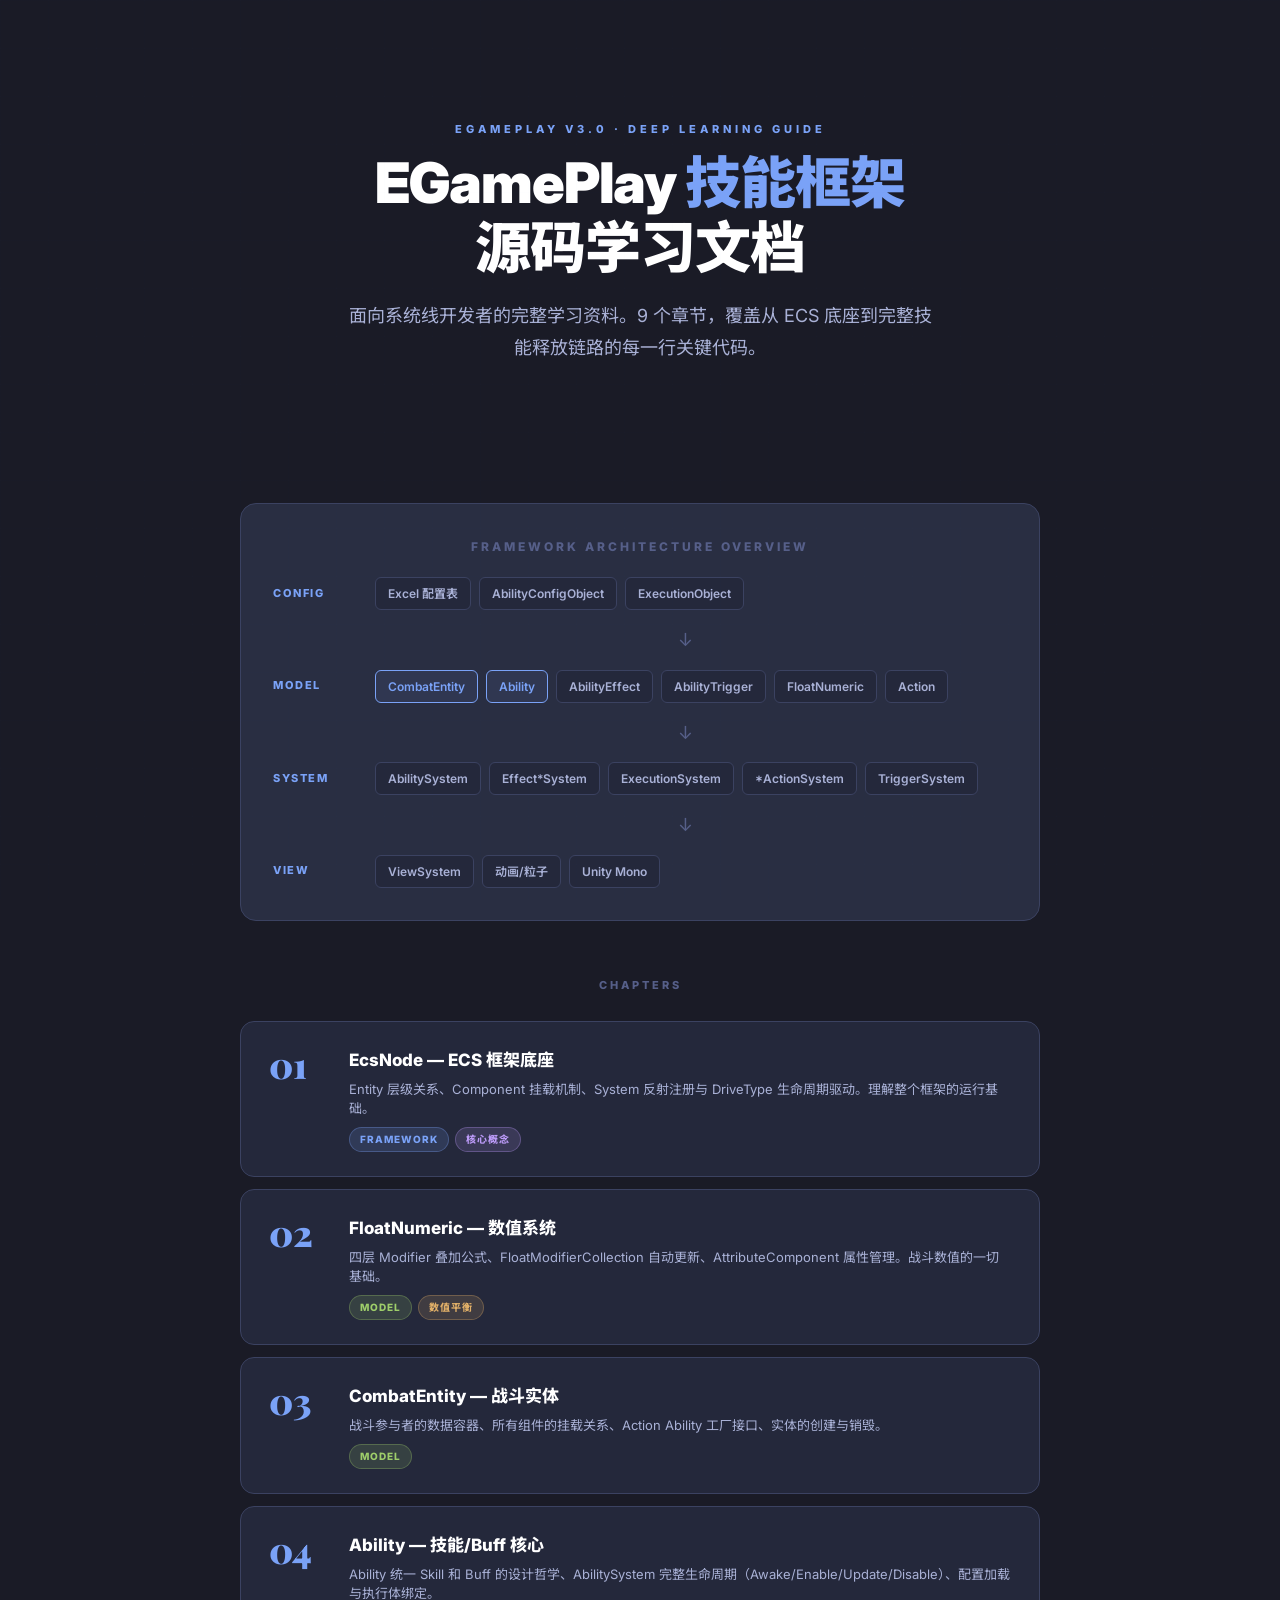
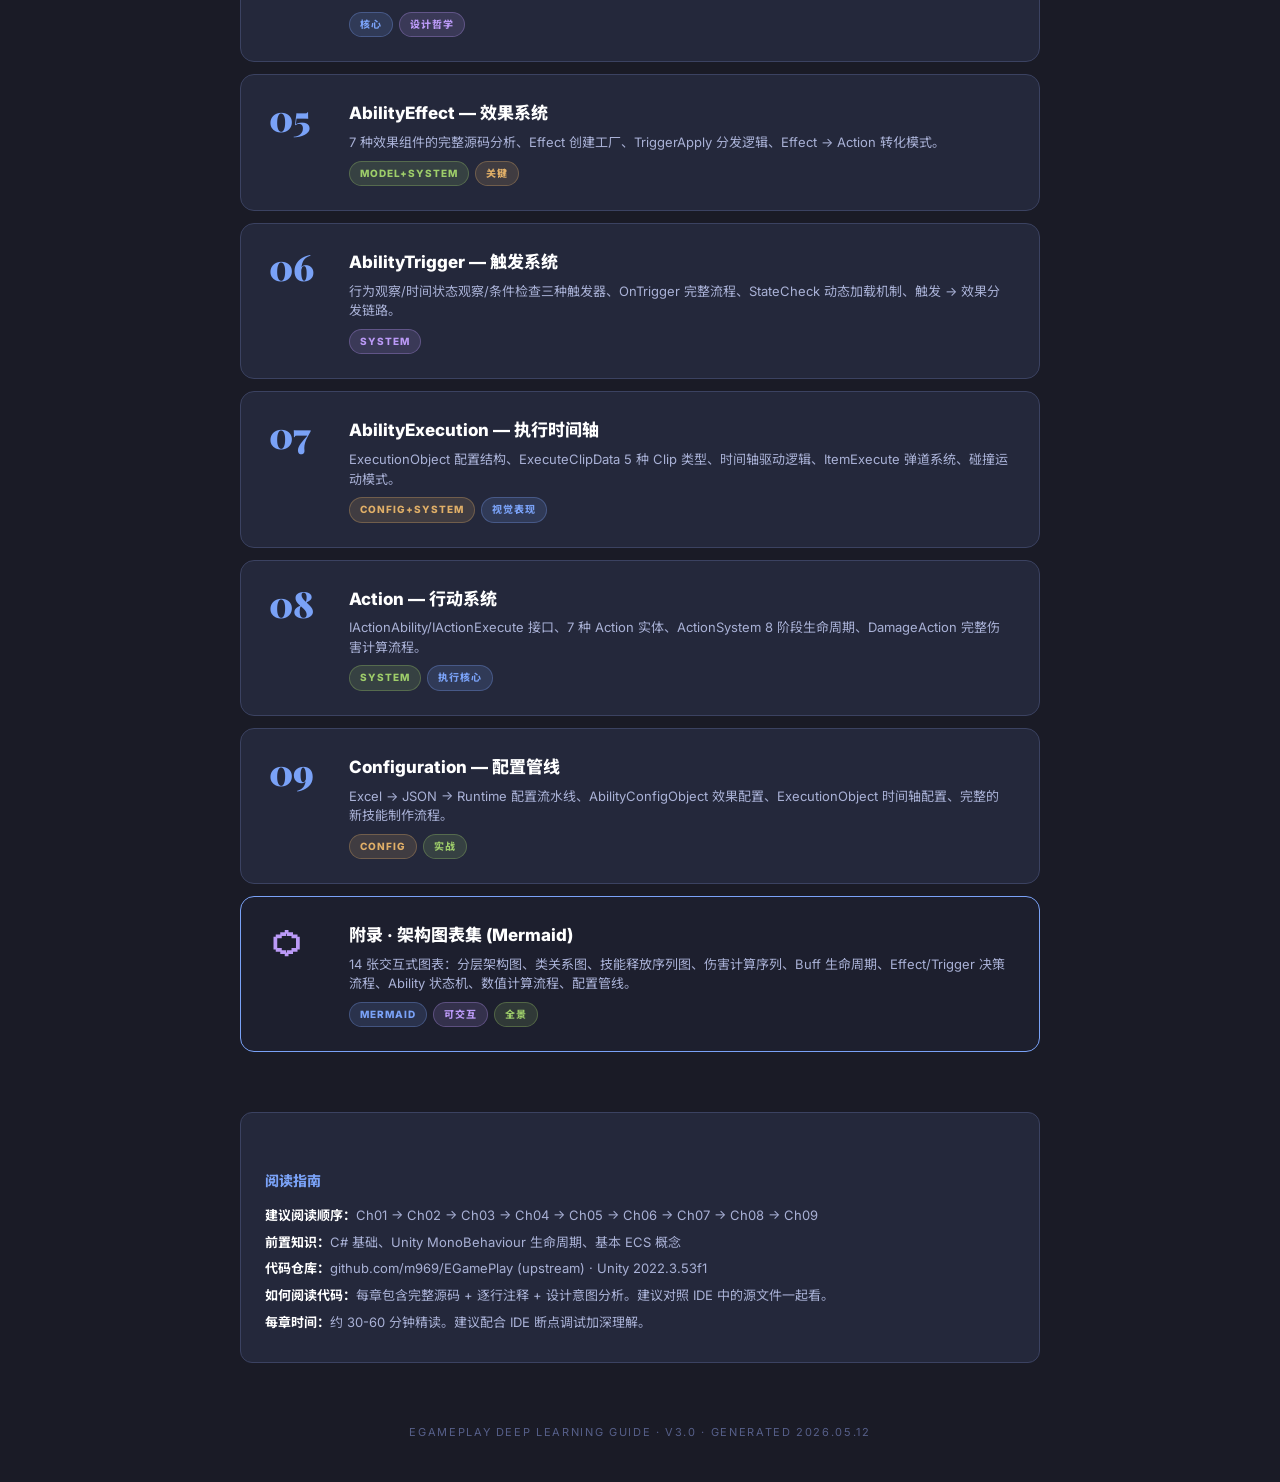
<file: docs/index.html>
<!DOCTYPE html>
<html lang="zh-CN">
<head>
<meta charset="UTF-8">
<meta name="viewport" content="width=device-width, initial-scale=1">
<title>EGamePlay 技能框架 — 学习文档</title>
<link href="https://fonts.googleapis.com/css2?family=Inter:wght@400;600;800;900&family=Noto+Sans+SC:wght@400;600;700;900&family=JetBrains+Mono:wght@400;600&family=Playfair+Display:wght@900&display=swap" rel="stylesheet">
<link rel="stylesheet" href="style.css">
<style>
.index-hero { text-align: center; padding: 80px 0 60px; }
.index-hero h1 { font-size: 56px; margin-bottom: 20px; }
.index-hero .subtitle { font-size: 18px; color: var(--text-2); max-width: 600px; margin: 0 auto 40px; }
.chapter-list { max-width: 800px; margin: 0 auto; }
.ch-item {
  display: flex; align-items: flex-start; gap: 20px; padding: 24px 28px;
  background: var(--bg-soft); border: 1px solid var(--border); border-radius: 14px;
  margin: 12px 0; text-decoration: none; color: var(--text-1); transition: all .2s;
  position: relative; overflow: hidden;
}
.ch-item:hover { border-color: var(--accent); transform: translateY(-2px); box-shadow: 0 8px 24px rgba(0,0,0,.3); }
.ch-item::before { content:''; position:absolute; top:0; left:0; bottom:0; width:4px; background:var(--accent); opacity:0; transition:opacity .2s; }
.ch-item:hover::before { opacity:1; }
.ch-num { font-family: var(--font-display); font-size: 36px; font-weight: 900; color: var(--accent); min-width: 60px; line-height: 1; }
.ch-info { flex: 1; }
.ch-title { font-size: 17px; font-weight: 800; color: #fff; margin-bottom: 4px; }
.ch-desc { font-size: 13px; color: var(--text-2); line-height: 1.5; }
.ch-tags { margin-top: 8px; display: flex; gap: 6px; flex-wrap: wrap; }
.arch-overview {
  max-width: 800px; margin: 40px auto; padding: 32px;
  background: var(--surface); border: 1px solid var(--border); border-radius: 16px;
}
.arch-title { font-size: 12px; font-weight: 800; letter-spacing: 3px; text-transform: uppercase; color: var(--text-3); margin-bottom: 20px; text-align: center; }
.arch-layers { display: flex; flex-direction: column; gap: 12px; }
.arch-row { display: flex; align-items: center; gap: 12px; }
.arch-label { min-width: 90px; font-size: 11px; font-weight: 800; letter-spacing: 1.5px; color: var(--accent); text-transform: uppercase; }
.arch-chips { display: flex; gap: 8px; flex-wrap: wrap; }
.arch-chip { padding: 5px 12px; border-radius: 6px; font-size: 12px; font-weight: 600; background: var(--bg-soft); border: 1px solid var(--border); color: var(--text-2); }
.arch-chip.hl { border-color: var(--accent); color: var(--accent); background: rgba(122,162,247,.08); }
.arch-arrow { text-align: center; color: var(--text-3); font-size: 18px; margin: 2px 0; padding-left: 90px; }
.meta-info { max-width: 800px; margin: 60px auto 0; padding: 24px; background: var(--bg-soft); border-radius: 12px; border: 1px solid var(--border); }
.meta-info h3 { font-size: 14px; color: var(--accent); margin-bottom: 10px; }
.meta-info p { font-size: 13px; color: var(--text-2); margin: 4px 0; }
</style>
</head>
<body>
<div class="grid-bg"></div>
<div style="padding:40px 20px;">

<div class="index-hero">
  <div style="font-size:11px; font-weight:800; letter-spacing:4px; text-transform:uppercase; color:var(--accent); margin-bottom:12px;">EGamePlay v3.0 · Deep Learning Guide</div>
  <h1>EGamePlay <span class="accent">技能框架</span><br>源码学习文档</h1>
  <p class="subtitle">面向系统线开发者的完整学习资料。9 个章节，覆盖从 ECS 底座到完整技能释放链路的每一行关键代码。</p>
</div>

<!-- Architecture Overview -->
<div class="arch-overview">
  <div class="arch-title">Framework Architecture Overview</div>
  <div class="arch-layers">
    <div class="arch-row">
      <span class="arch-label">Config</span>
      <div class="arch-chips">
        <span class="arch-chip">Excel 配置表</span>
        <span class="arch-chip">AbilityConfigObject</span>
        <span class="arch-chip">ExecutionObject</span>
      </div>
    </div>
    <div class="arch-arrow">↓</div>
    <div class="arch-row">
      <span class="arch-label">Model</span>
      <div class="arch-chips">
        <span class="arch-chip hl">CombatEntity</span>
        <span class="arch-chip hl">Ability</span>
        <span class="arch-chip">AbilityEffect</span>
        <span class="arch-chip">AbilityTrigger</span>
        <span class="arch-chip">FloatNumeric</span>
        <span class="arch-chip">Action</span>
      </div>
    </div>
    <div class="arch-arrow">↓</div>
    <div class="arch-row">
      <span class="arch-label">System</span>
      <div class="arch-chips">
        <span class="arch-chip">AbilitySystem</span>
        <span class="arch-chip">Effect*System</span>
        <span class="arch-chip">ExecutionSystem</span>
        <span class="arch-chip">*ActionSystem</span>
        <span class="arch-chip">TriggerSystem</span>
      </div>
    </div>
    <div class="arch-arrow">↓</div>
    <div class="arch-row">
      <span class="arch-label">View</span>
      <div class="arch-chips">
        <span class="arch-chip">ViewSystem</span>
        <span class="arch-chip">动画/粒子</span>
        <span class="arch-chip">Unity Mono</span>
      </div>
    </div>
  </div>
</div>

<!-- Chapter List -->
<div class="chapter-list">
  <div style="text-align:center; margin:50px 0 24px;">
    <span style="font-size:11px; font-weight:800; letter-spacing:3px; text-transform:uppercase; color:var(--text-3);">Chapters</span>
  </div>

  <a href="ch01-ecsnode.html" class="ch-item">
    <span class="ch-num">01</span>
    <div class="ch-info">
      <div class="ch-title">EcsNode — ECS 框架底座</div>
      <div class="ch-desc">Entity 层级关系、Component 挂载机制、System 反射注册与 DriveType 生命周期驱动。理解整个框架的运行基础。</div>
      <div class="ch-tags"><span class="badge blue">Framework</span><span class="badge purple">核心概念</span></div>
    </div>
  </a>

  <a href="ch02-numeric.html" class="ch-item">
    <span class="ch-num">02</span>
    <div class="ch-info">
      <div class="ch-title">FloatNumeric — 数值系统</div>
      <div class="ch-desc">四层 Modifier 叠加公式、FloatModifierCollection 自动更新、AttributeComponent 属性管理。战斗数值的一切基础。</div>
      <div class="ch-tags"><span class="badge green">Model</span><span class="badge warn">数值平衡</span></div>
    </div>
  </a>

  <a href="ch03-combat-entity.html" class="ch-item">
    <span class="ch-num">03</span>
    <div class="ch-info">
      <div class="ch-title">CombatEntity — 战斗实体</div>
      <div class="ch-desc">战斗参与者的数据容器、所有组件的挂载关系、Action Ability 工厂接口、实体的创建与销毁。</div>
      <div class="ch-tags"><span class="badge green">Model</span></div>
    </div>
  </a>

  <a href="ch04-ability.html" class="ch-item">
    <span class="ch-num">04</span>
    <div class="ch-info">
      <div class="ch-title">Ability — 技能/Buff 核心</div>
      <div class="ch-desc">Ability 统一 Skill 和 Buff 的设计哲学、AbilitySystem 完整生命周期（Awake/Enable/Update/Disable）、配置加载与执行体绑定。</div>
      <div class="ch-tags"><span class="badge blue">核心</span><span class="badge purple">设计哲学</span></div>
    </div>
  </a>

  <a href="ch05-effect.html" class="ch-item">
    <span class="ch-num">05</span>
    <div class="ch-info">
      <div class="ch-title">AbilityEffect — 效果系统</div>
      <div class="ch-desc">7 种效果组件的完整源码分析、Effect 创建工厂、TriggerApply 分发逻辑、Effect → Action 转化模式。</div>
      <div class="ch-tags"><span class="badge green">Model+System</span><span class="badge warn">关键</span></div>
    </div>
  </a>

  <a href="ch06-trigger.html" class="ch-item">
    <span class="ch-num">06</span>
    <div class="ch-info">
      <div class="ch-title">AbilityTrigger — 触发系统</div>
      <div class="ch-desc">行为观察/时间状态观察/条件检查三种触发器、OnTrigger 完整流程、StateCheck 动态加载机制、触发 → 效果分发链路。</div>
      <div class="ch-tags"><span class="badge purple">System</span></div>
    </div>
  </a>

  <a href="ch07-execution.html" class="ch-item">
    <span class="ch-num">07</span>
    <div class="ch-info">
      <div class="ch-title">AbilityExecution — 执行时间轴</div>
      <div class="ch-desc">ExecutionObject 配置结构、ExecuteClipData 5 种 Clip 类型、时间轴驱动逻辑、ItemExecute 弹道系统、碰撞运动模式。</div>
      <div class="ch-tags"><span class="badge warn">Config+System</span><span class="badge blue">视觉表现</span></div>
    </div>
  </a>

  <a href="ch08-action.html" class="ch-item">
    <span class="ch-num">08</span>
    <div class="ch-info">
      <div class="ch-title">Action — 行动系统</div>
      <div class="ch-desc">IActionAbility/IActionExecute 接口、7 种 Action 实体、ActionSystem 8 阶段生命周期、DamageAction 完整伤害计算流程。</div>
      <div class="ch-tags"><span class="badge green">System</span><span class="badge blue">执行核心</span></div>
    </div>
  </a>

  <a href="ch09-config.html" class="ch-item">
    <span class="ch-num">09</span>
    <div class="ch-info">
      <div class="ch-title">Configuration — 配置管线</div>
      <div class="ch-desc">Excel → JSON → Runtime 配置流水线、AbilityConfigObject 效果配置、ExecutionObject 时间轴配置、完整的新技能制作流程。</div>
      <div class="ch-tags"><span class="badge warn">Config</span><span class="badge green">实战</span></div>
    </div>
  </a>
  <a href="diagrams.html" class="ch-item" style="border-color:var(--accent); background:rgba(122,162,247,.04);">
    <span class="ch-num" style="color:var(--accent-2);">⬡</span>
    <div class="ch-info">
      <div class="ch-title">附录 · 架构图表集 (Mermaid)</div>
      <div class="ch-desc">14 张交互式图表：分层架构图、类关系图、技能释放序列图、伤害计算序列、Buff 生命周期、Effect/Trigger 决策流程、Ability 状态机、数值计算流程、配置管线。</div>
      <div class="ch-tags"><span class="badge blue">Mermaid</span><span class="badge purple">可交互</span><span class="badge green">全景</span></div>
    </div>
  </a>
</div>

<!-- Meta Info -->
<div class="meta-info">
  <h3>阅读指南</h3>
  <p><strong>建议阅读顺序：</strong>Ch01 → Ch02 → Ch03 → Ch04 → Ch05 → Ch06 → Ch07 → Ch08 → Ch09</p>
  <p><strong>前置知识：</strong>C# 基础、Unity MonoBehaviour 生命周期、基本 ECS 概念</p>
  <p><strong>代码仓库：</strong>github.com/m969/EGamePlay (upstream) · Unity 2022.3.53f1</p>
  <p><strong>如何阅读代码：</strong>每章包含完整源码 + 逐行注释 + 设计意图分析。建议对照 IDE 中的源文件一起看。</p>
  <p><strong>每章时间：</strong>约 30-60 分钟精读。建议配合 IDE 断点调试加深理解。</p>
</div>

<div style="text-align:center; margin-top:60px; font-size:11px; color:var(--text-3); letter-spacing:.15em; text-transform:uppercase;">
  EGamePlay Deep Learning Guide · v3.0 · Generated 2026.05.12
</div>

</div>
</body>
</html>
</file>
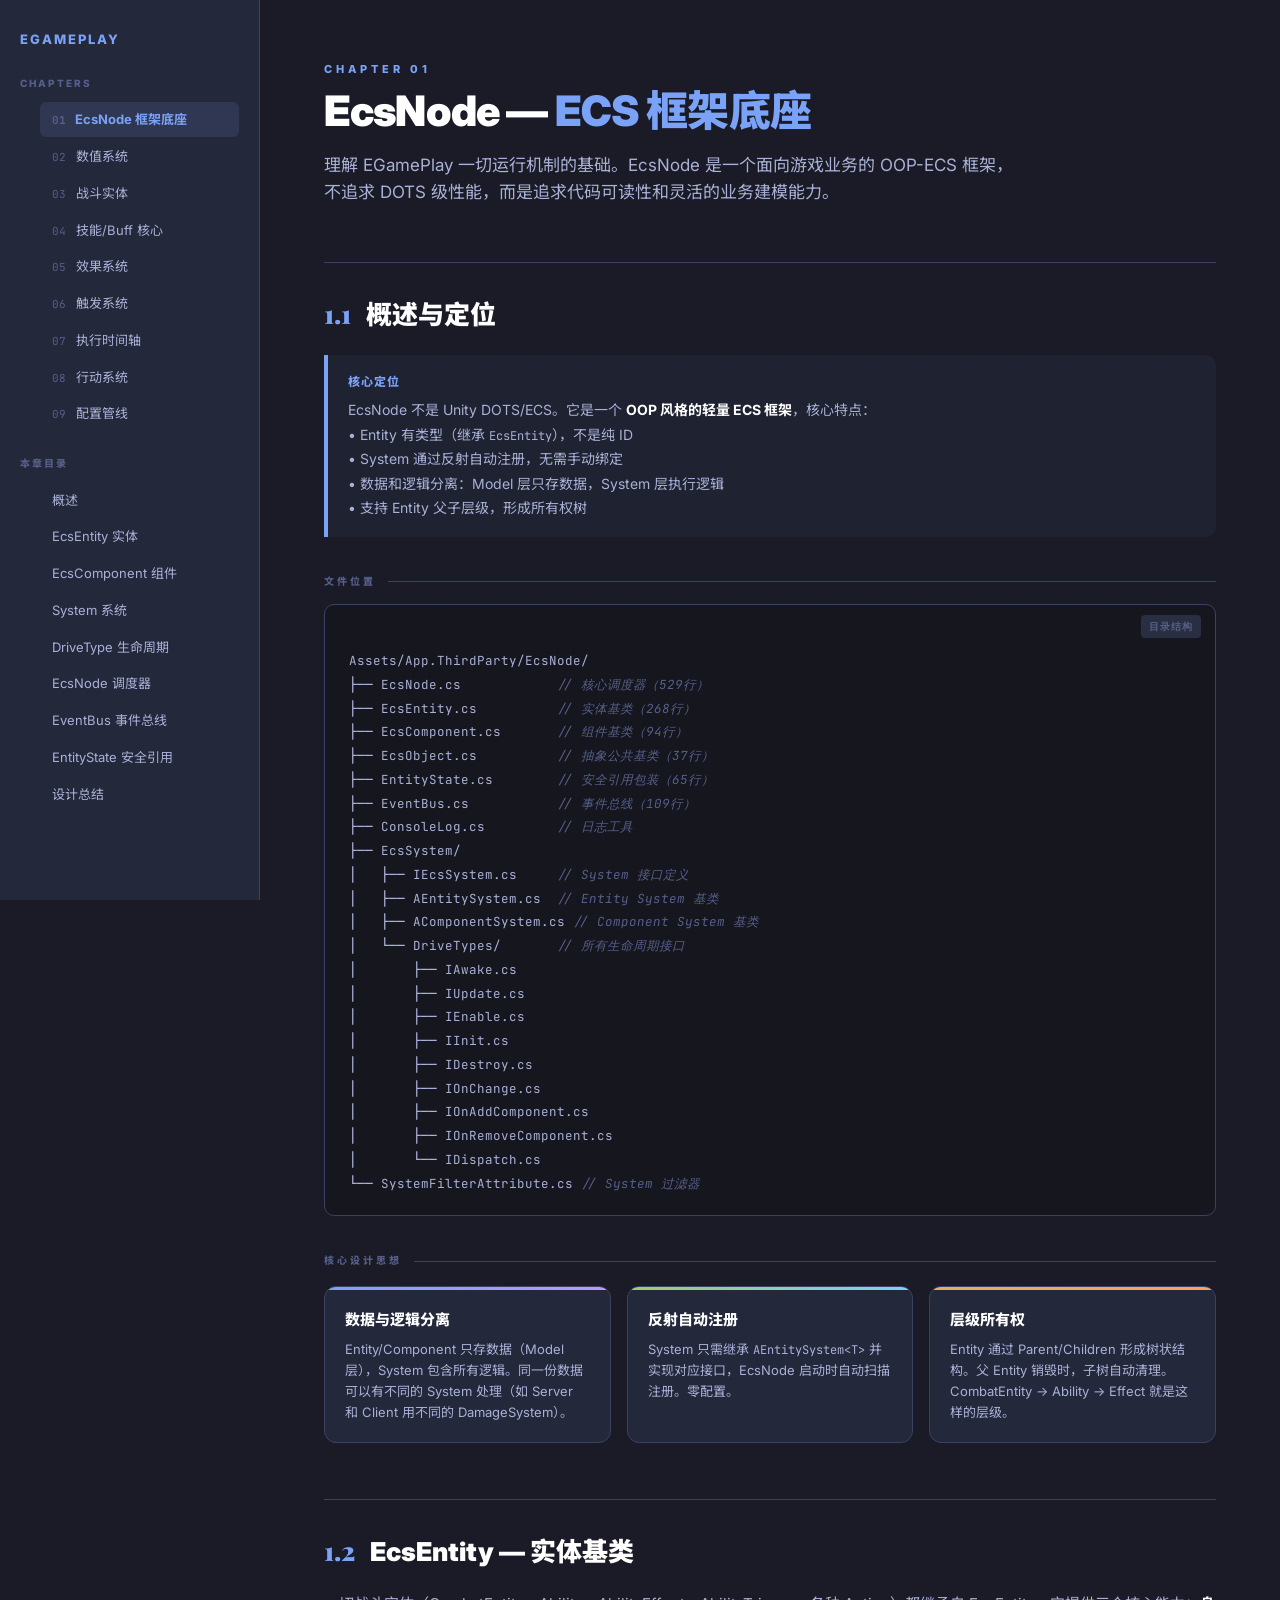
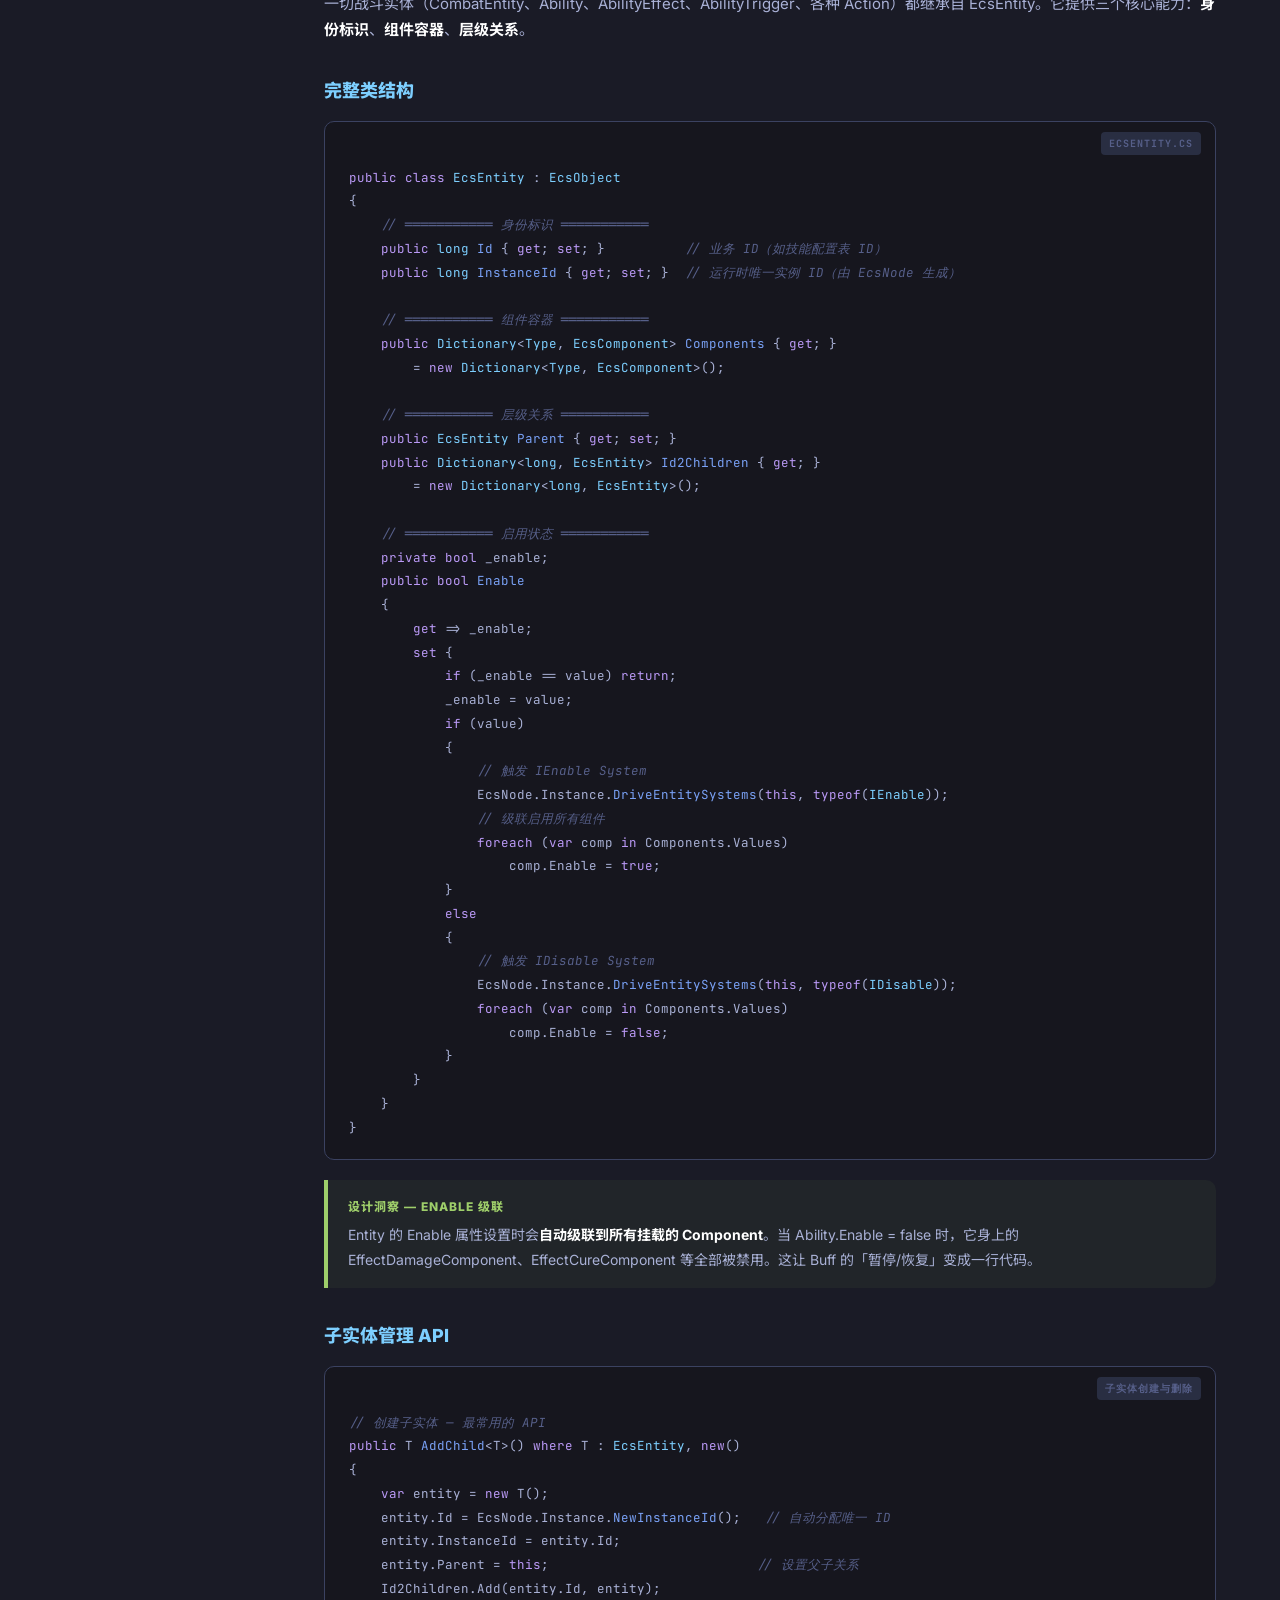
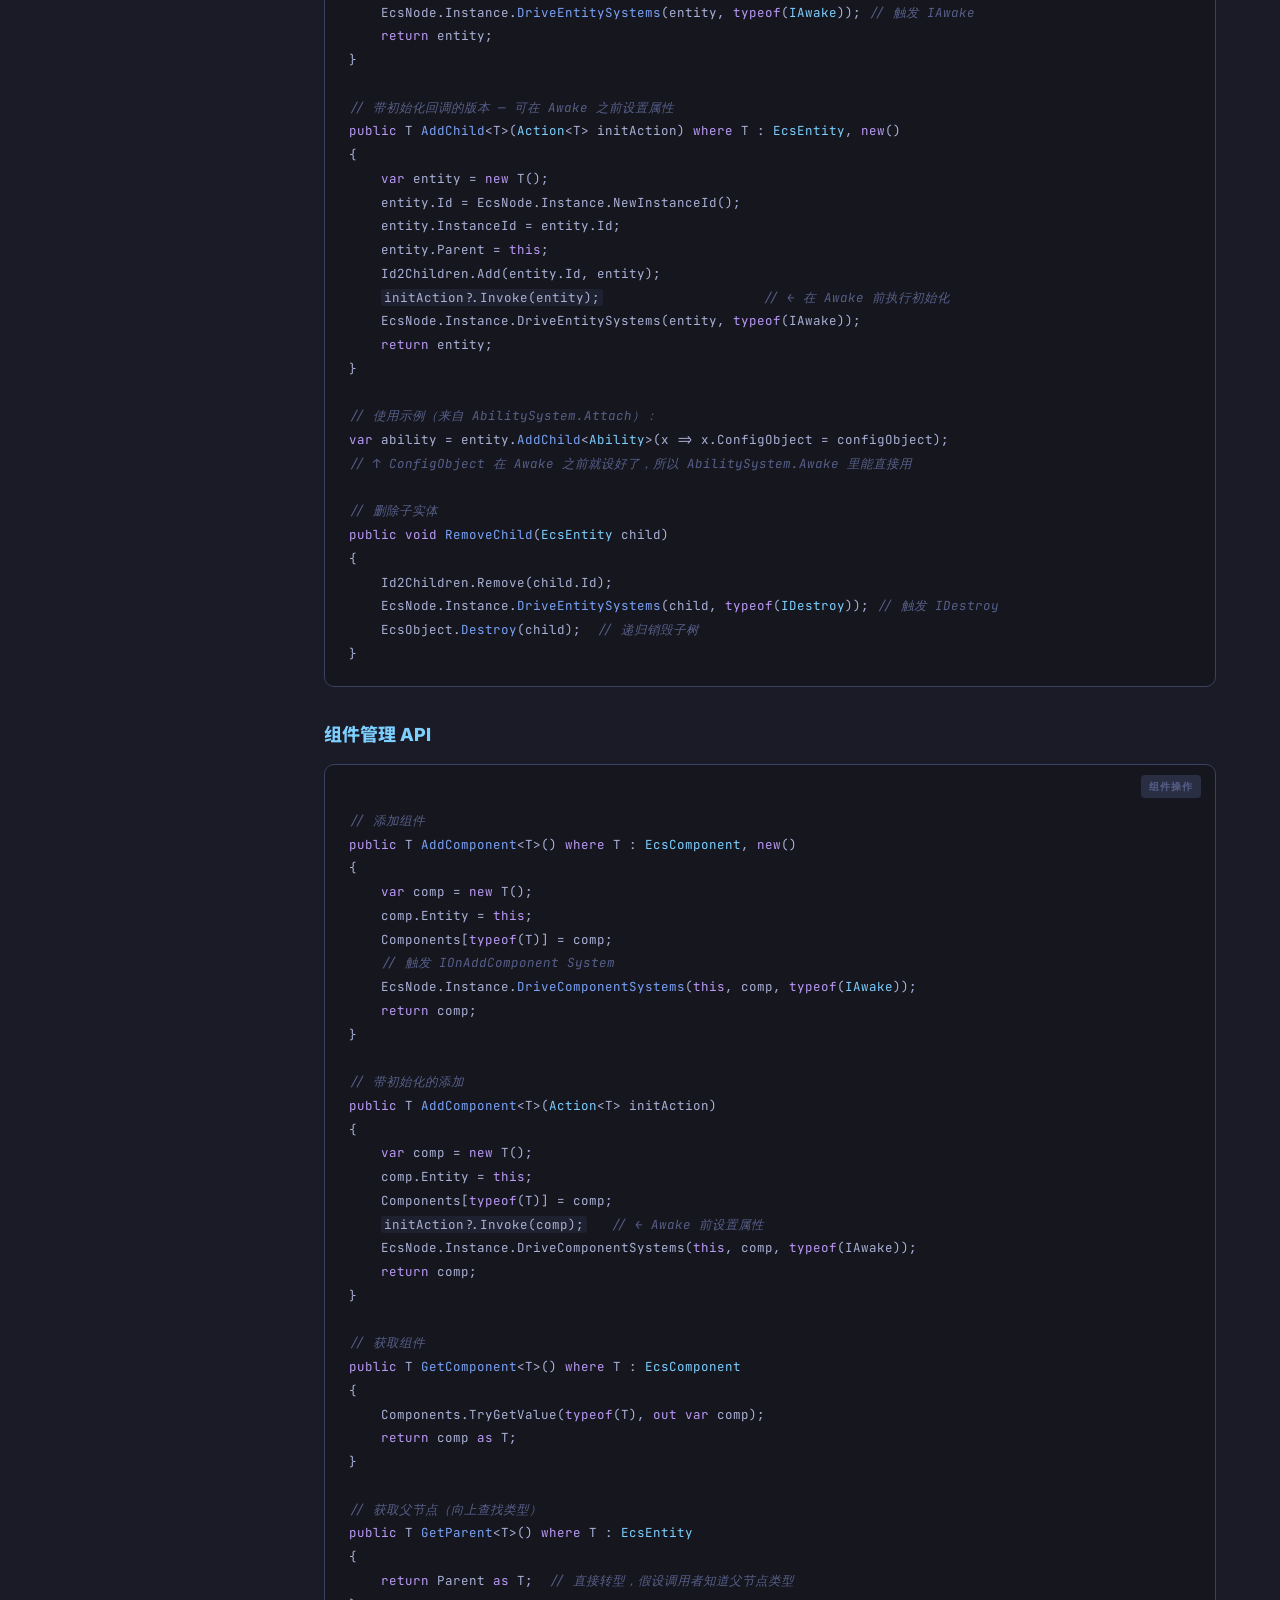
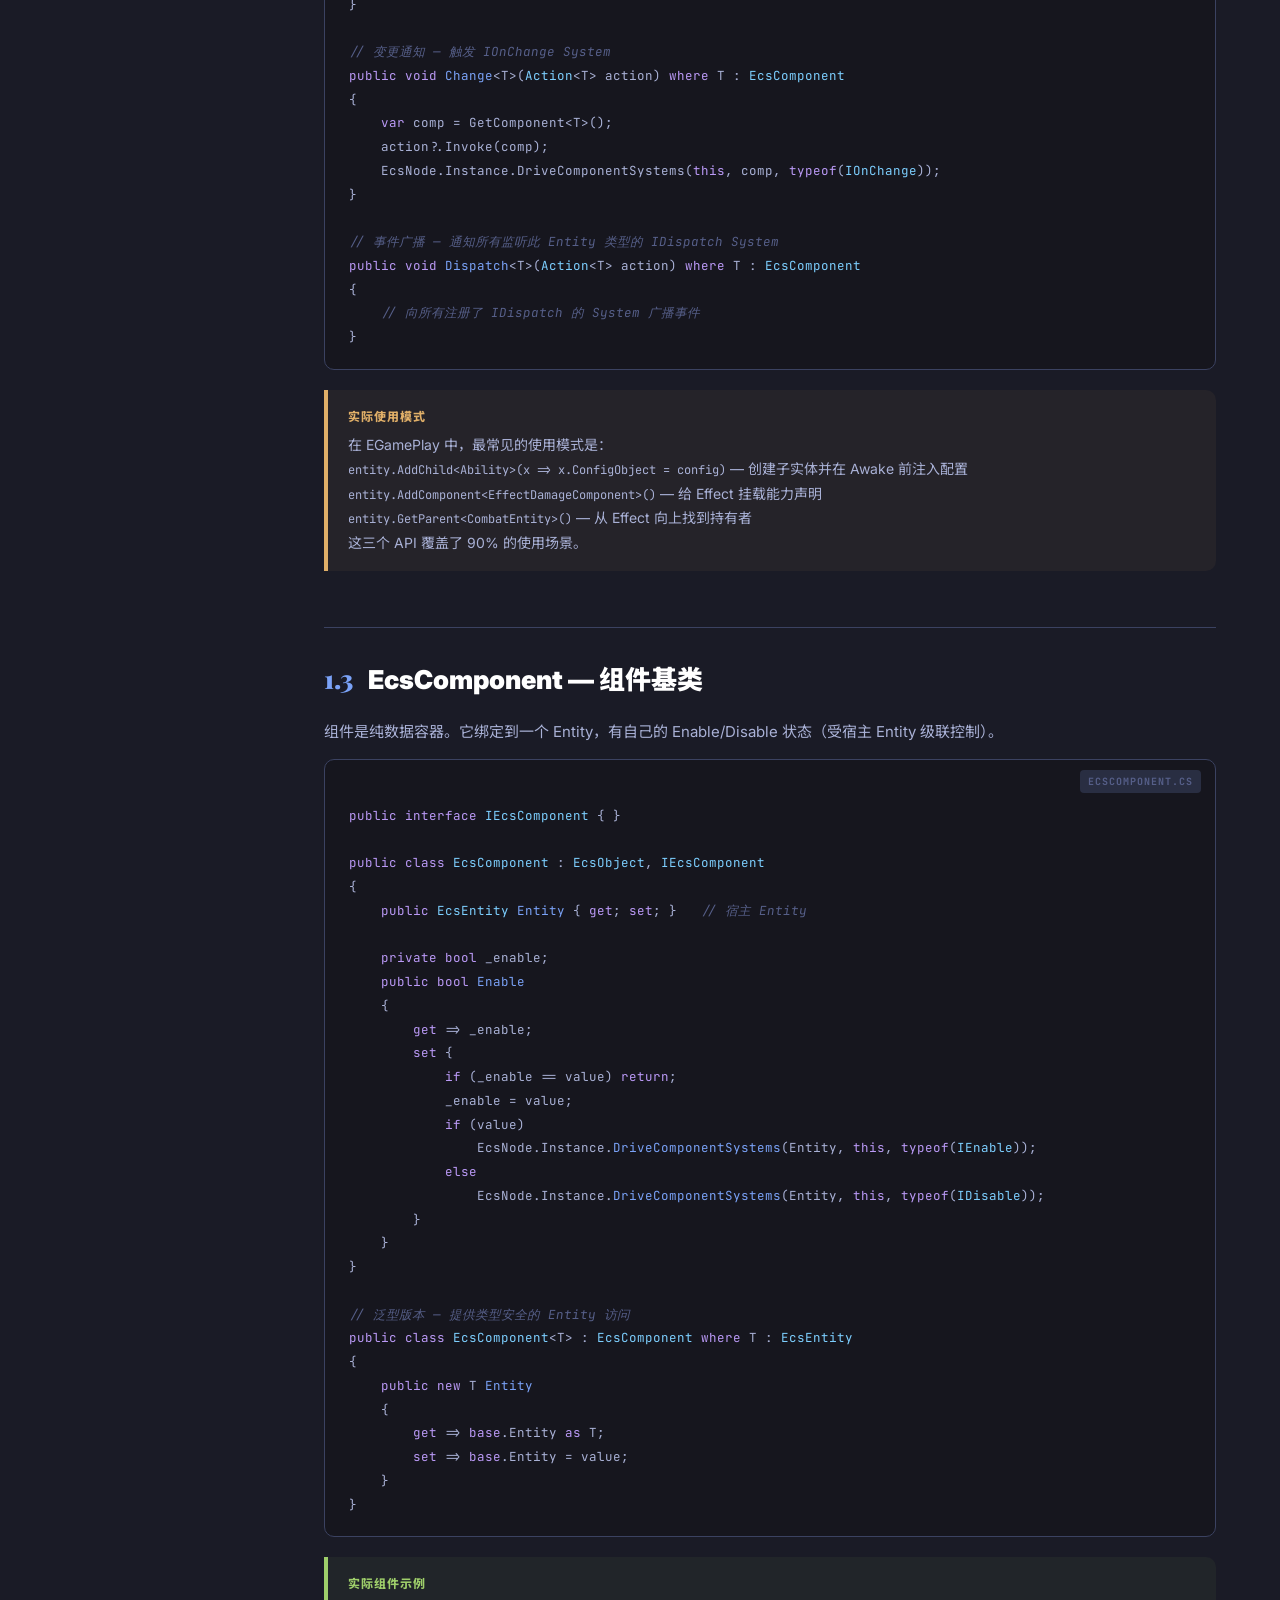
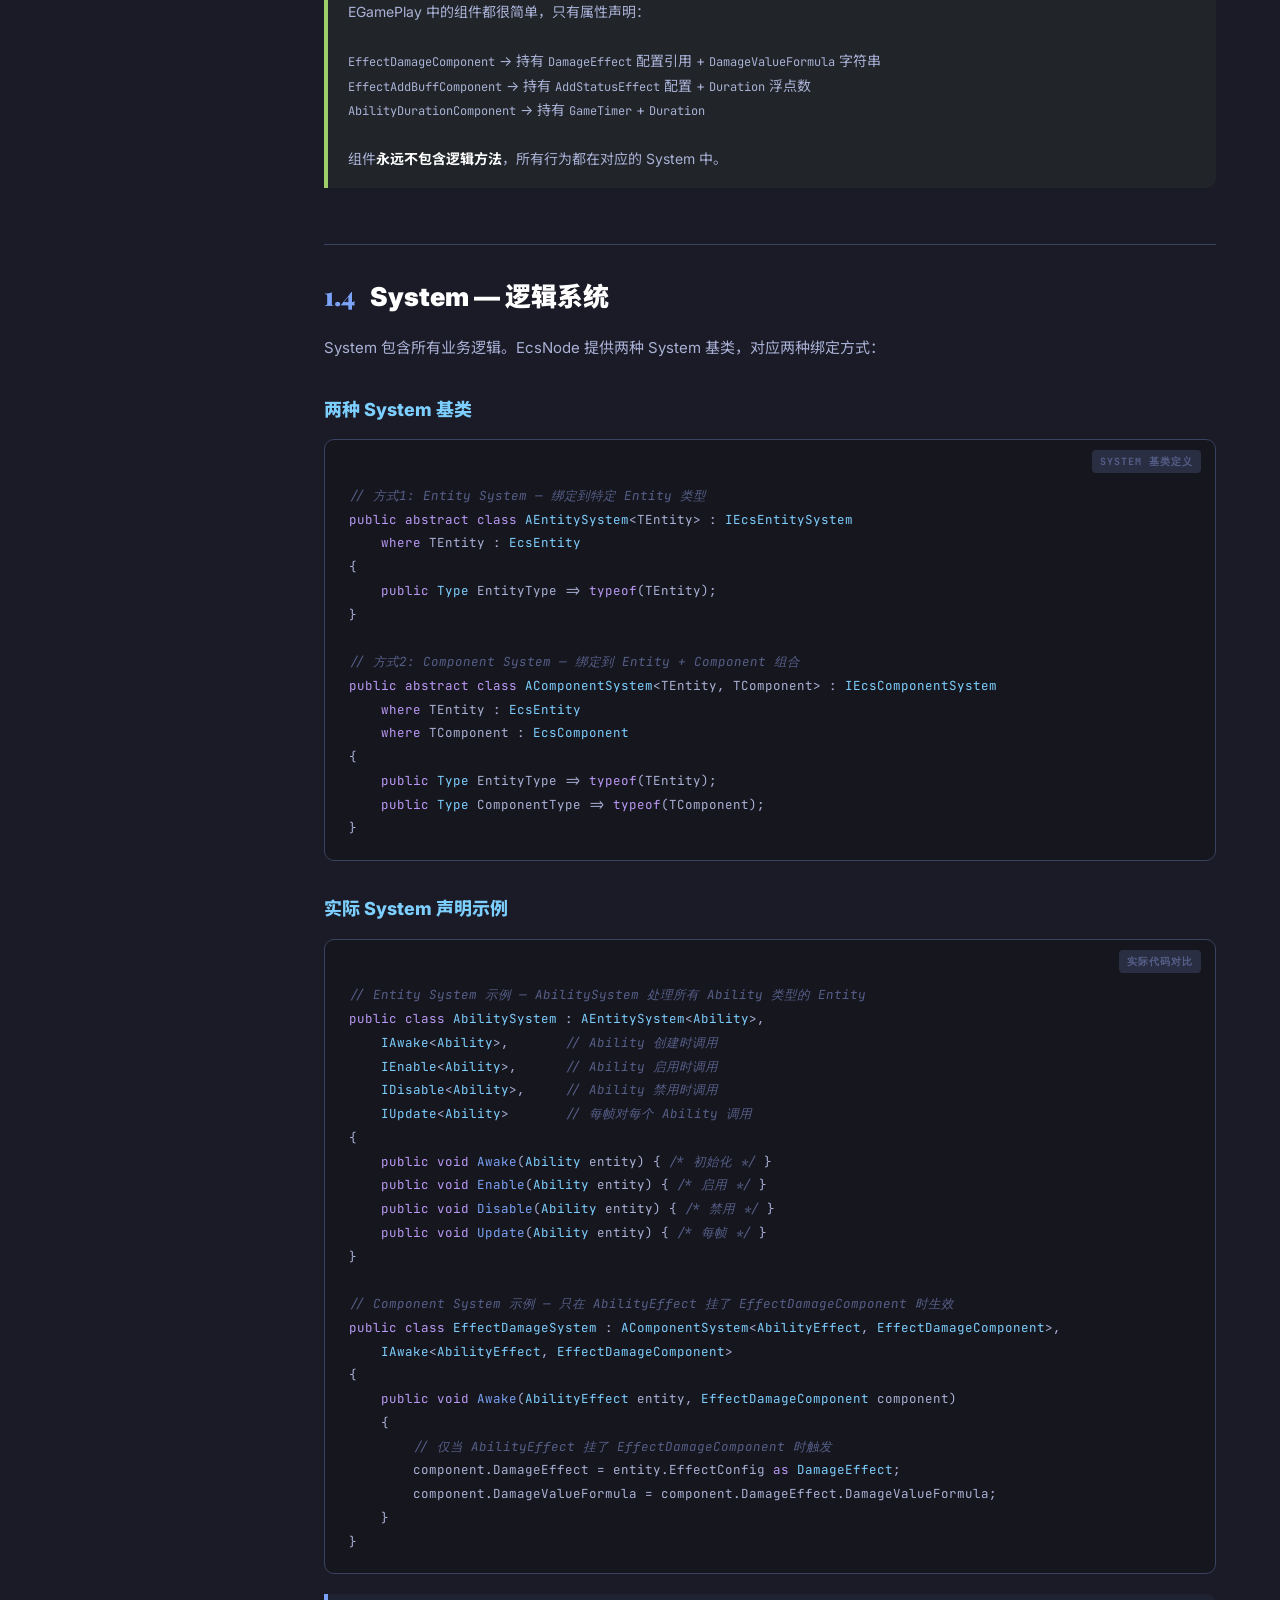
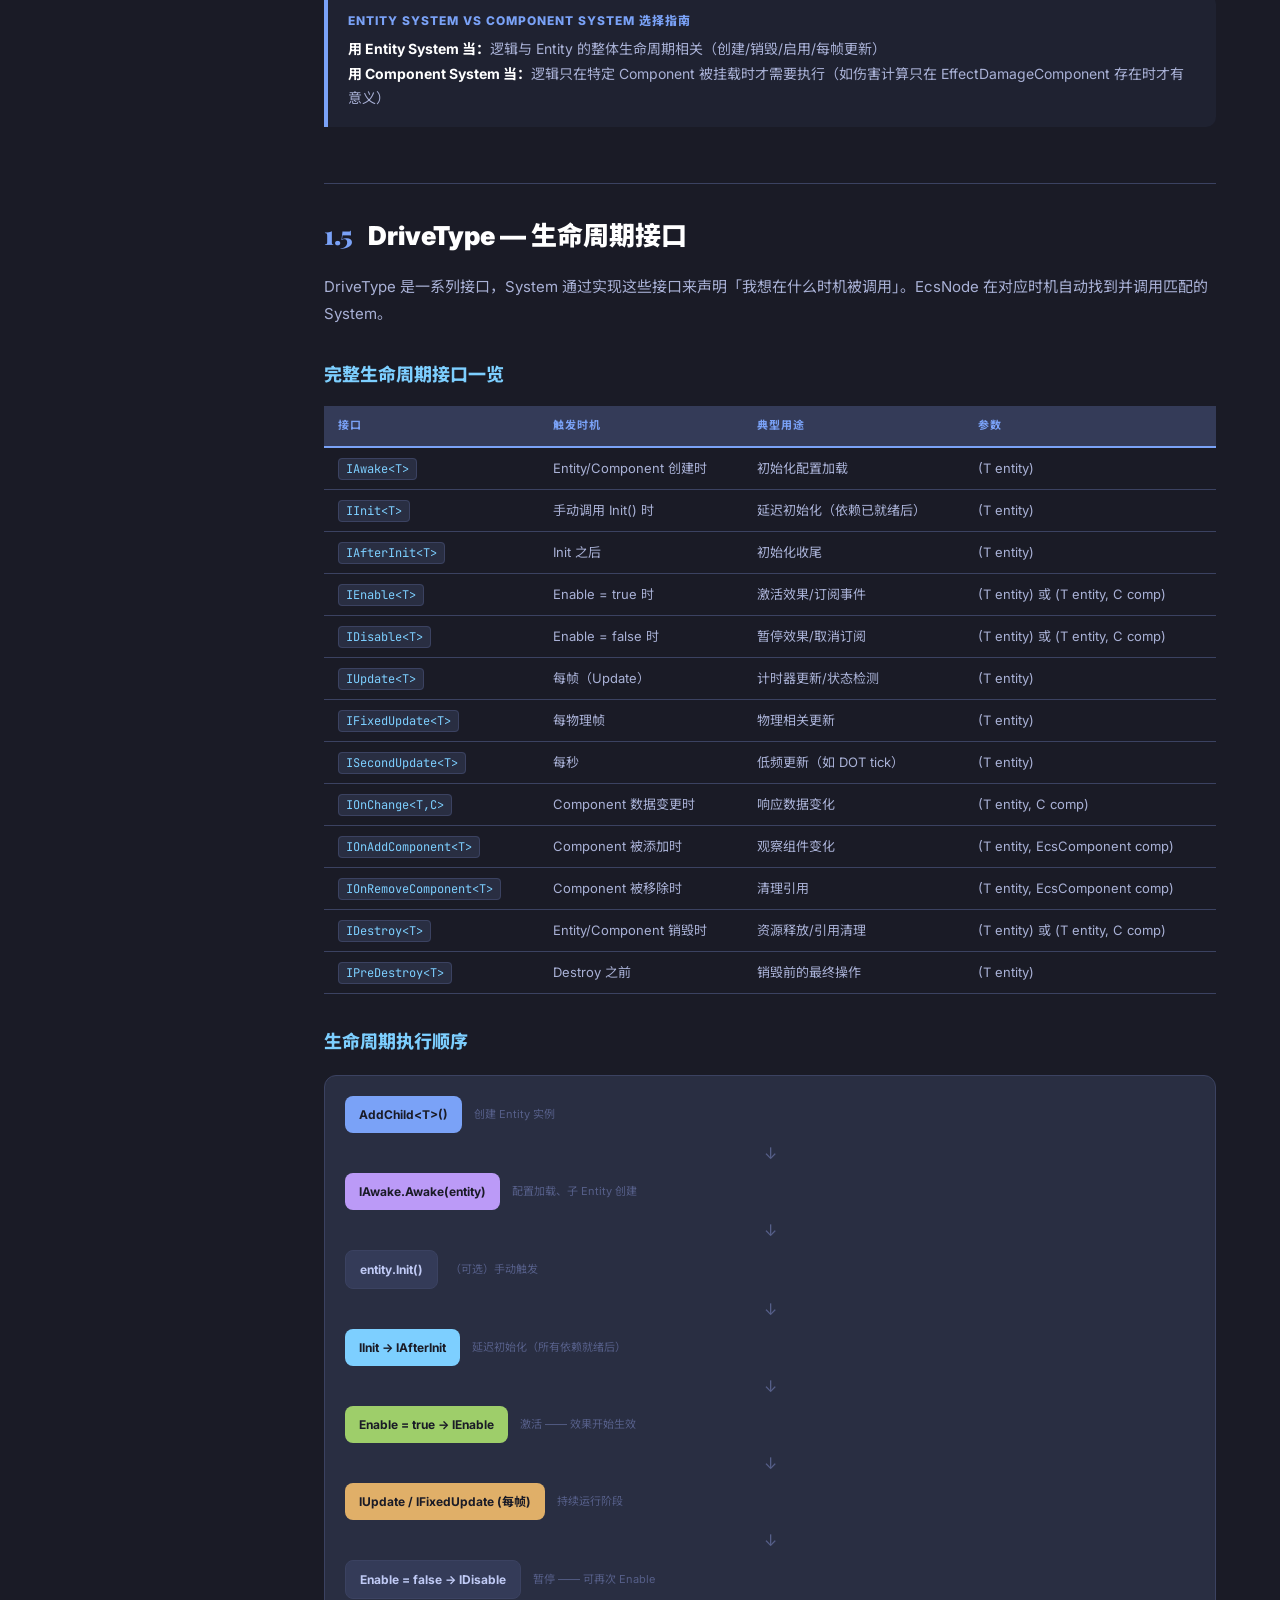
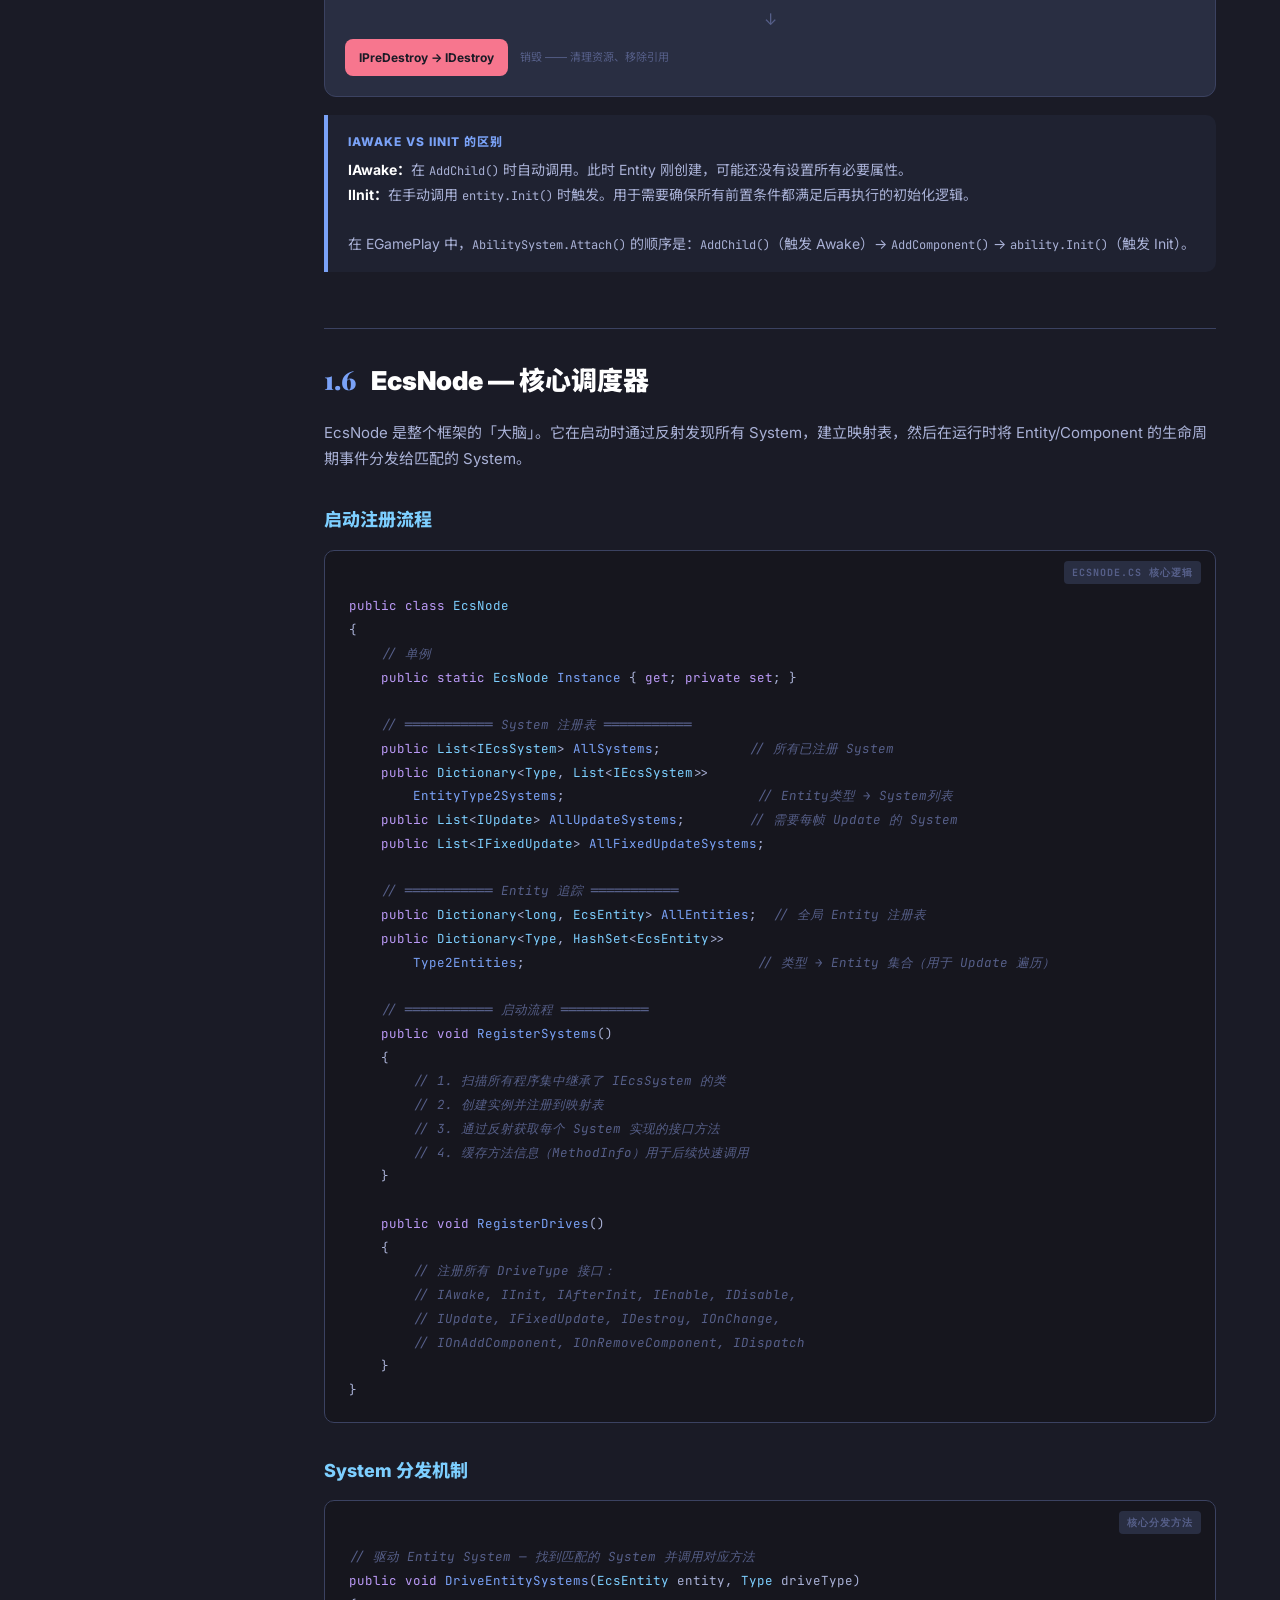
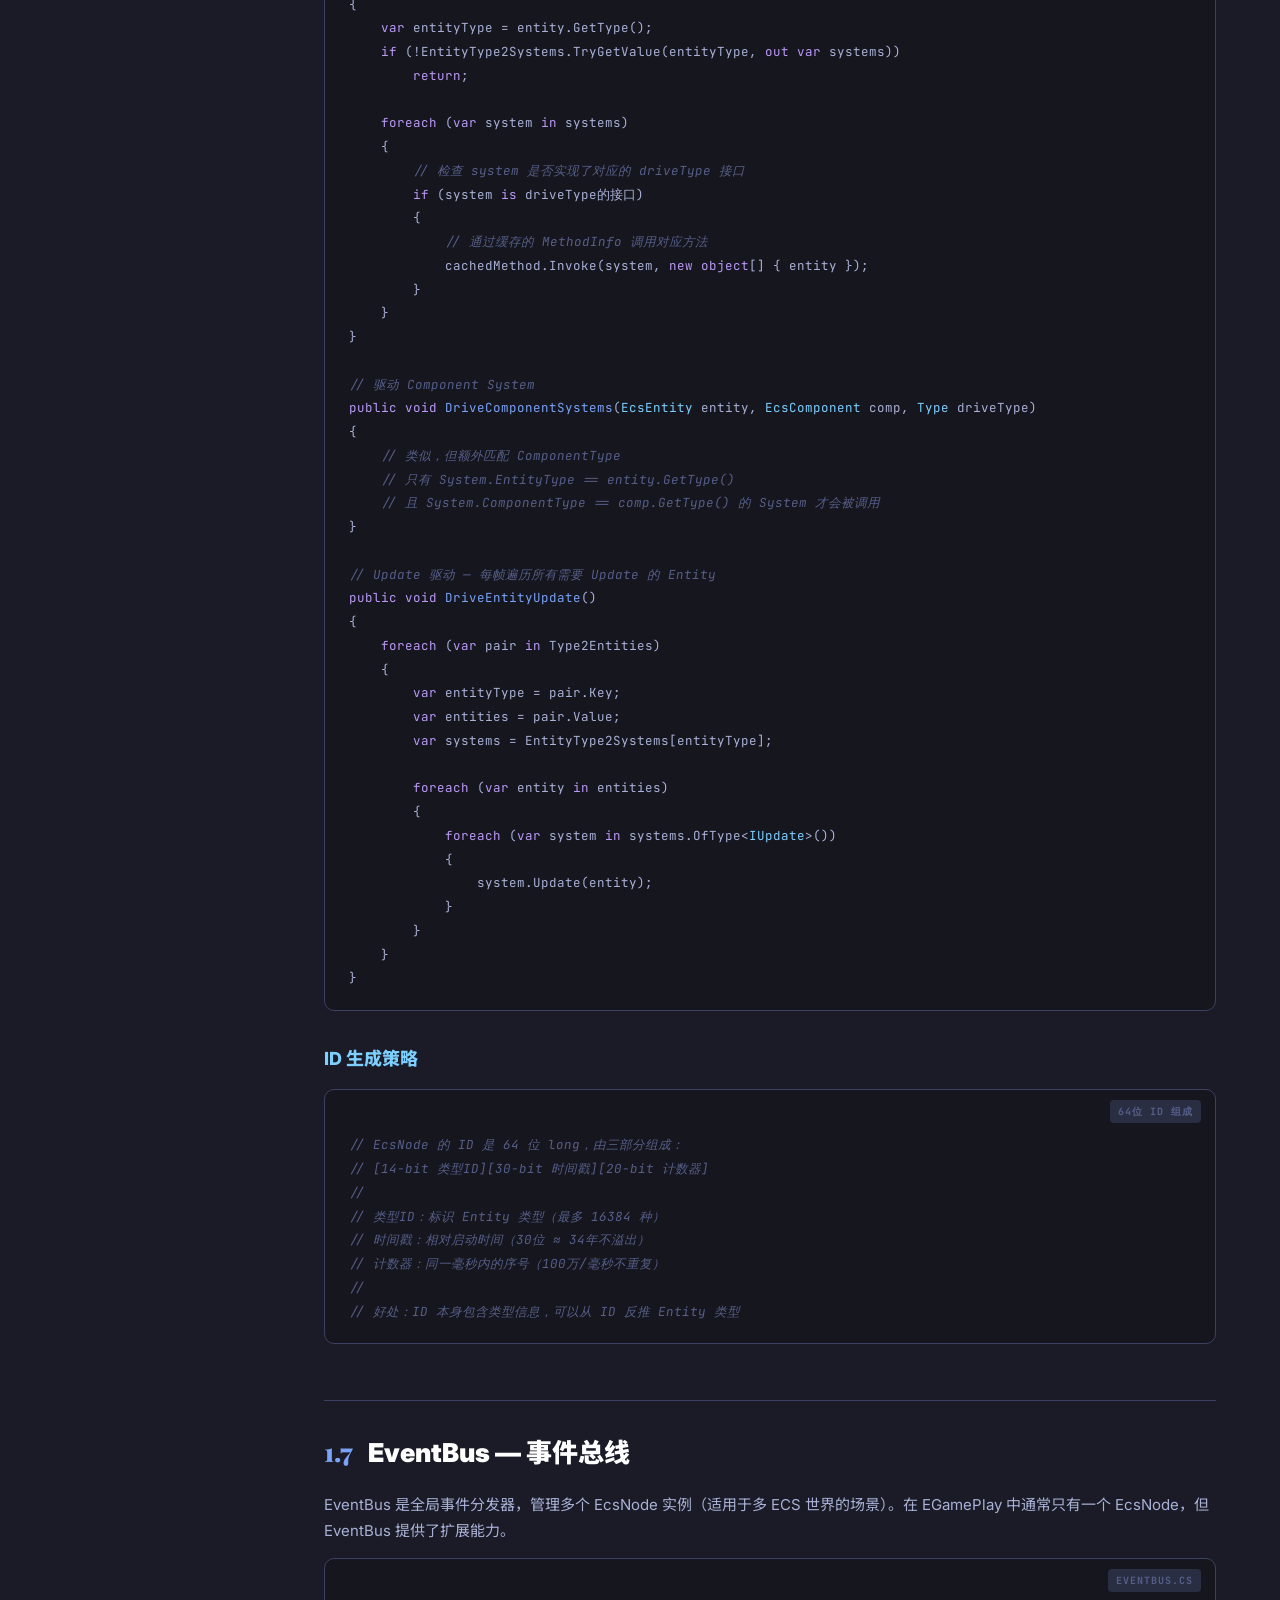
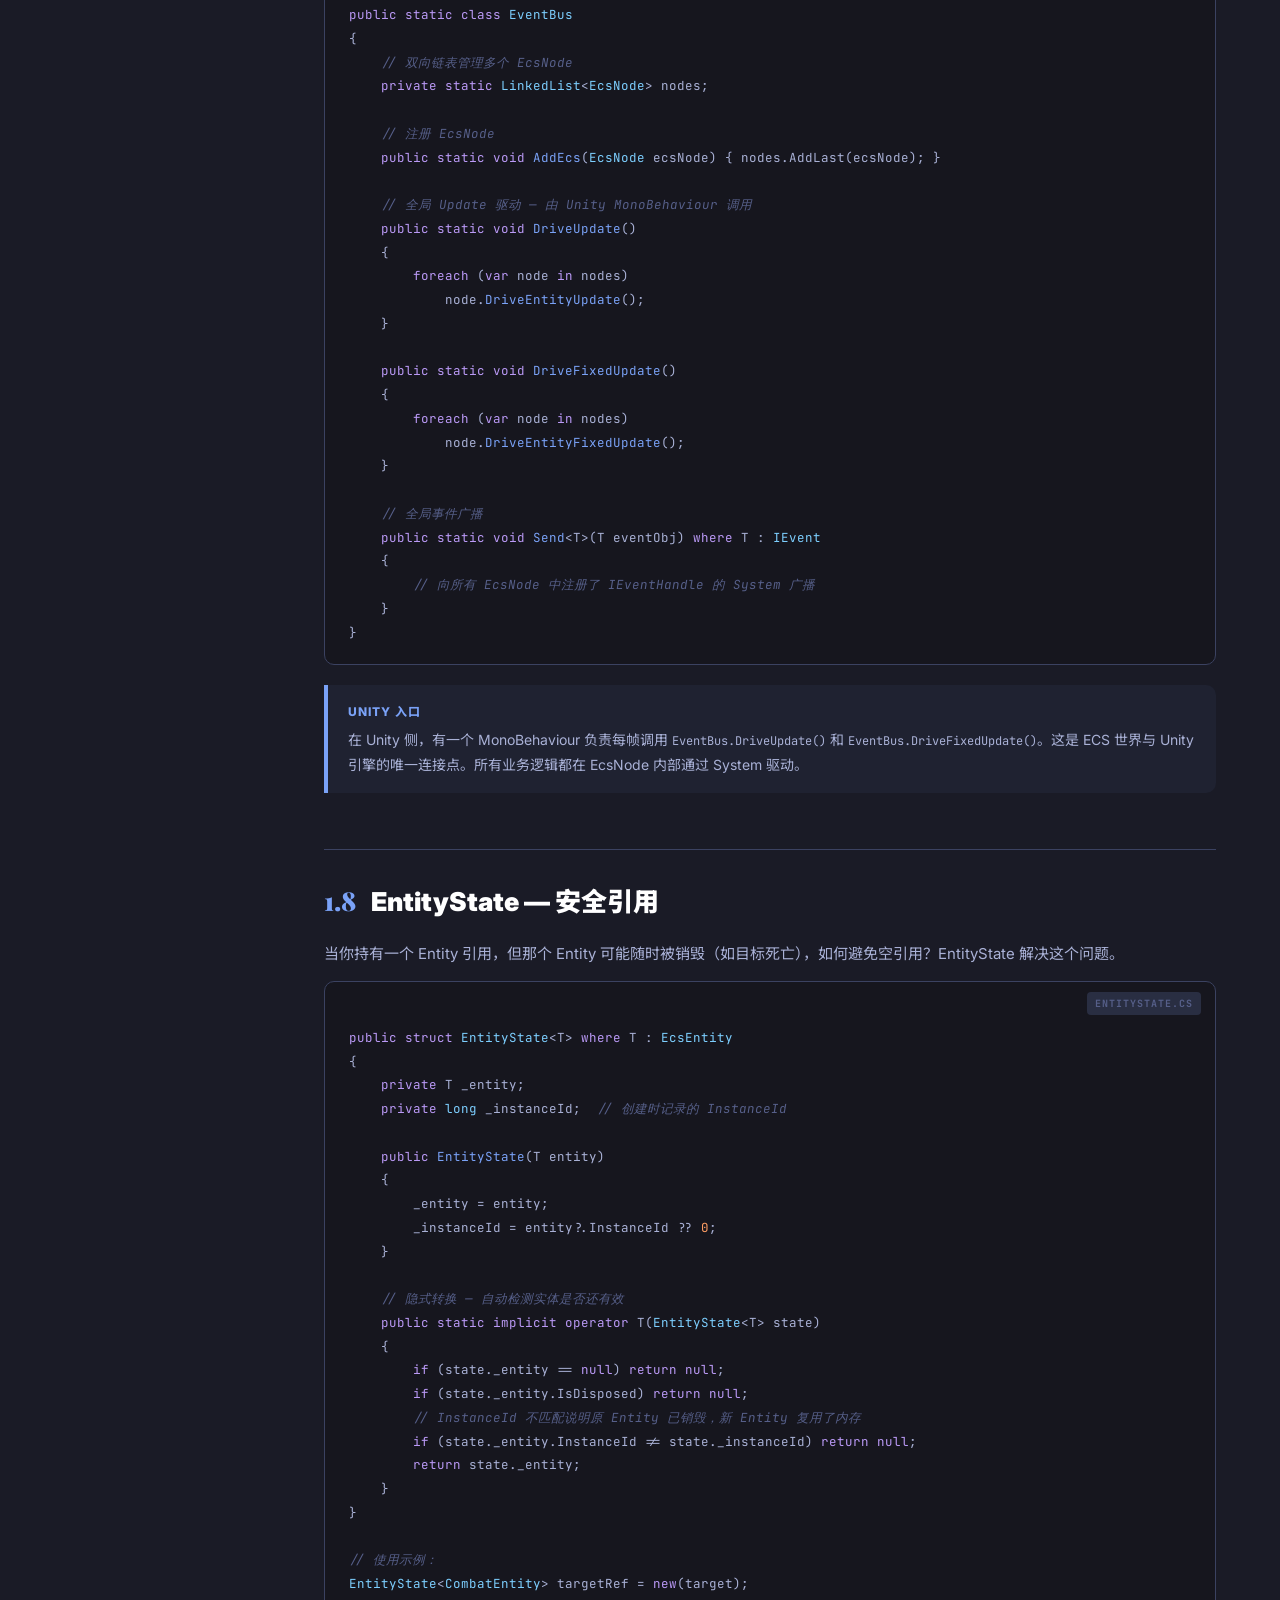
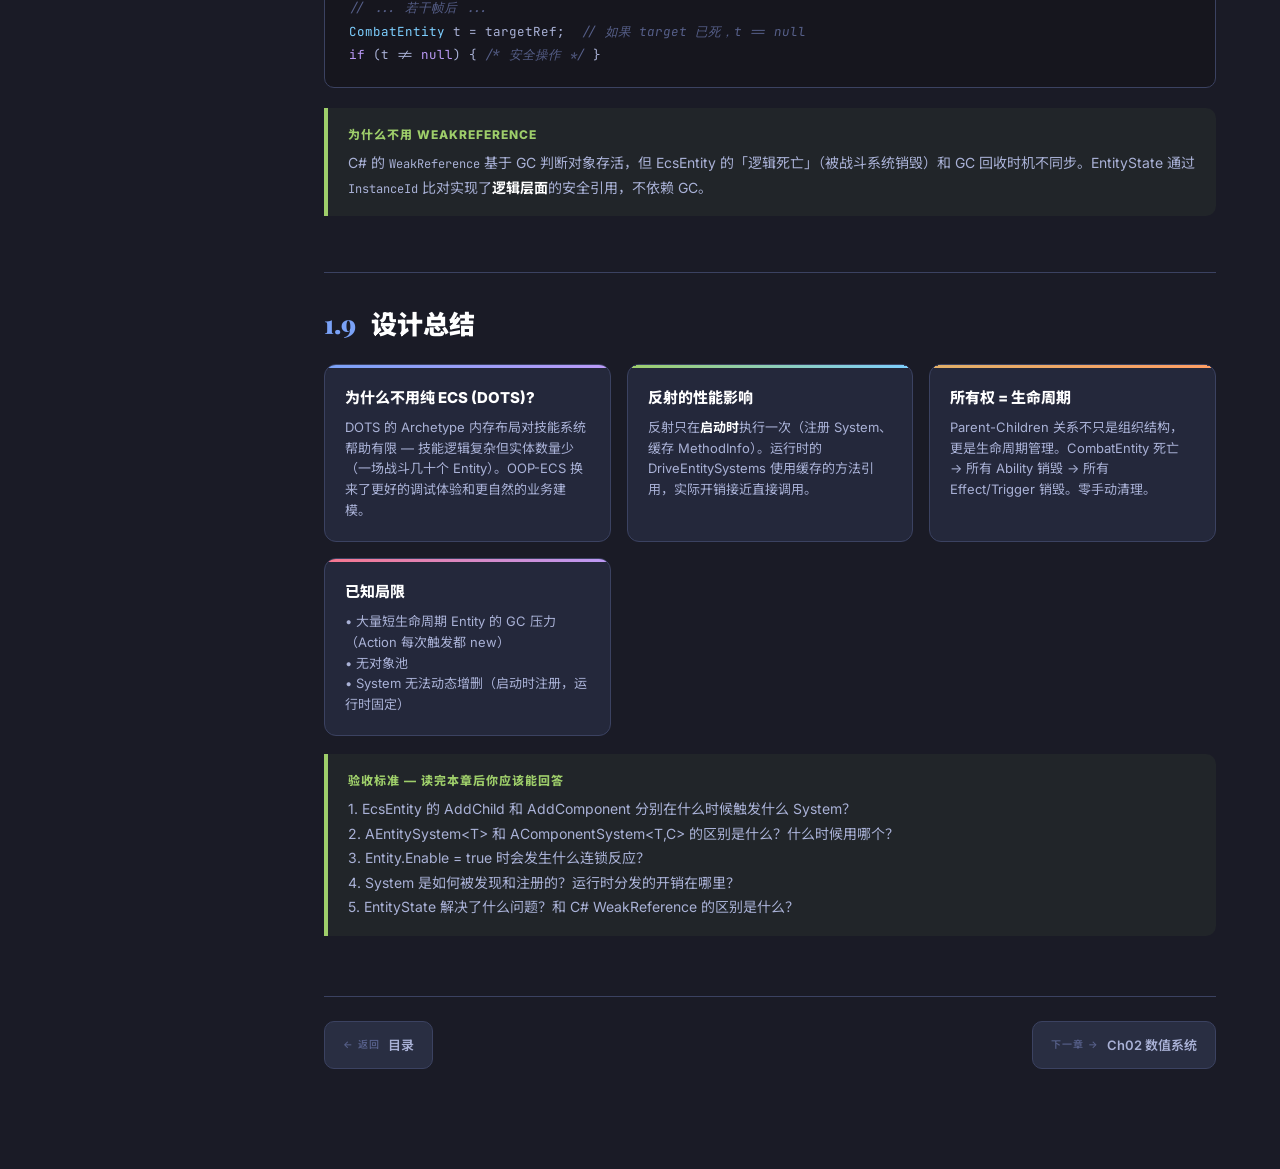
<file: docs/ch01-ecsnode.html>
<!DOCTYPE html>
<html lang="zh-CN">
<head>
<meta charset="UTF-8">
<meta name="viewport" content="width=device-width, initial-scale=1">
<title>Ch01 — EcsNode ECS 框架底座 | EGamePlay</title>
<link href="https://fonts.googleapis.com/css2?family=Inter:wght@400;600;800;900&family=Noto+Sans+SC:wght@400;600;700;900&family=JetBrains+Mono:wght@400;600&family=Playfair+Display:wght@900&display=swap" rel="stylesheet">
<link rel="stylesheet" href="style.css">
</head>
<body>
<div class="grid-bg"></div>
<div class="doc-layout">

<!-- Sidebar -->
<nav class="doc-sidebar">
  <div class="nav-brand"><a href="index.html">EGamePlay</a></div>
  <div class="nav-section">Chapters</div>
  <ul class="nav-list">
    <li><a class="active" href="ch01-ecsnode.html"><span class="ch-num">01</span> EcsNode 框架底座</a></li>
    <li><a href="ch02-numeric.html"><span class="ch-num">02</span> 数值系统</a></li>
    <li><a href="ch03-combat-entity.html"><span class="ch-num">03</span> 战斗实体</a></li>
    <li><a href="ch04-ability.html"><span class="ch-num">04</span> 技能/Buff 核心</a></li>
    <li><a href="ch05-effect.html"><span class="ch-num">05</span> 效果系统</a></li>
    <li><a href="ch06-trigger.html"><span class="ch-num">06</span> 触发系统</a></li>
    <li><a href="ch07-execution.html"><span class="ch-num">07</span> 执行时间轴</a></li>
    <li><a href="ch08-action.html"><span class="ch-num">08</span> 行动系统</a></li>
    <li><a href="ch09-config.html"><span class="ch-num">09</span> 配置管线</a></li>
  </ul>
  <div class="nav-section" style="margin-top:24px">本章目录</div>
  <ul class="nav-list">
    <li><a href="#overview">概述</a></li>
    <li><a href="#entity">EcsEntity 实体</a></li>
    <li><a href="#component">EcsComponent 组件</a></li>
    <li><a href="#system">System 系统</a></li>
    <li><a href="#drives">DriveType 生命周期</a></li>
    <li><a href="#ecsnode">EcsNode 调度器</a></li>
    <li><a href="#eventbus">EventBus 事件总线</a></li>
    <li><a href="#entitystate">EntityState 安全引用</a></li>
    <li><a href="#summary">设计总结</a></li>
  </ul>
</nav>

<!-- Main Content -->
<main class="doc-main">
<div class="ch-header">
  <div class="ch-kicker">Chapter 01</div>
  <h1>EcsNode — <span class="accent">ECS 框架底座</span></h1>
  <p class="ch-subtitle">理解 EGamePlay 一切运行机制的基础。EcsNode 是一个面向游戏业务的 OOP-ECS 框架，不追求 DOTS 级性能，而是追求代码可读性和灵活的业务建模能力。</p>
</div>

<!-- ===== 1. Overview ===== -->
<h2 id="overview"><span class="num">1.1</span> 概述与定位</h2>

<div class="callout">
  <div class="callout-title">核心定位</div>
  EcsNode 不是 Unity DOTS/ECS。它是一个 <strong>OOP 风格的轻量 ECS 框架</strong>，核心特点：<br>
  • Entity 有类型（继承 <code>EcsEntity</code>），不是纯 ID<br>
  • System 通过反射自动注册，无需手动绑定<br>
  • 数据和逻辑分离：Model 层只存数据，System 层执行逻辑<br>
  • 支持 Entity 父子层级，形成所有权树
</div>

<div class="section-label">文件位置</div>
<pre class="code"><span class="file-tag">目录结构</span>
Assets/App.ThirdParty/EcsNode/
├── EcsNode.cs            <span class="cm">// 核心调度器（529行）</span>
├── EcsEntity.cs          <span class="cm">// 实体基类（268行）</span>
├── EcsComponent.cs       <span class="cm">// 组件基类（94行）</span>
├── EcsObject.cs          <span class="cm">// 抽象公共基类（37行）</span>
├── EntityState.cs        <span class="cm">// 安全引用包装（65行）</span>
├── EventBus.cs           <span class="cm">// 事件总线（109行）</span>
├── ConsoleLog.cs         <span class="cm">// 日志工具</span>
├── EcsSystem/
│   ├── IEcsSystem.cs     <span class="cm">// System 接口定义</span>
│   ├── AEntitySystem.cs  <span class="cm">// Entity System 基类</span>
│   ├── AComponentSystem.cs <span class="cm">// Component System 基类</span>
│   └── DriveTypes/       <span class="cm">// 所有生命周期接口</span>
│       ├── IAwake.cs
│       ├── IUpdate.cs
│       ├── IEnable.cs
│       ├── IInit.cs
│       ├── IDestroy.cs
│       ├── IOnChange.cs
│       ├── IOnAddComponent.cs
│       ├── IOnRemoveComponent.cs
│       └── IDispatch.cs
└── SystemFilterAttribute.cs <span class="cm">// System 过滤器</span>
</pre>

<div class="section-label">核心设计思想</div>
<div class="card-grid">
  <div class="card">
    <div class="card-title">数据与逻辑分离</div>
    <div class="card-body">Entity/Component 只存数据（Model 层），System 包含所有逻辑。同一份数据可以有不同的 System 处理（如 Server 和 Client 用不同的 DamageSystem）。</div>
  </div>
  <div class="card green">
    <div class="card-title">反射自动注册</div>
    <div class="card-body">System 只需继承 <code>AEntitySystem&lt;T&gt;</code> 并实现对应接口，EcsNode 启动时自动扫描注册。零配置。</div>
  </div>
  <div class="card warn">
    <div class="card-title">层级所有权</div>
    <div class="card-body">Entity 通过 Parent/Children 形成树状结构。父 Entity 销毁时，子树自动清理。CombatEntity → Ability → Effect 就是这样的层级。</div>
  </div>
</div>

<!-- ===== 2. EcsEntity ===== -->
<h2 id="entity"><span class="num">1.2</span> EcsEntity — 实体基类</h2>

<p>一切战斗实体（CombatEntity、Ability、AbilityEffect、AbilityTrigger、各种 Action）都继承自 EcsEntity。它提供三个核心能力：<strong>身份标识</strong>、<strong>组件容器</strong>、<strong>层级关系</strong>。</p>

<h3>完整类结构</h3>
<pre class="code"><span class="file-tag">EcsEntity.cs</span>
<span class="kw">public class</span> <span class="tp">EcsEntity</span> : <span class="tp">EcsObject</span>
{
    <span class="cm">// ═══════════ 身份标识 ═══════════</span>
    <span class="kw">public</span> <span class="tp">long</span> <span class="fn">Id</span> { <span class="kw">get</span>; <span class="kw">set</span>; }          <span class="cm">// 业务 ID（如技能配置表 ID）</span>
    <span class="kw">public</span> <span class="tp">long</span> <span class="fn">InstanceId</span> { <span class="kw">get</span>; <span class="kw">set</span>; }  <span class="cm">// 运行时唯一实例 ID（由 EcsNode 生成）</span>

    <span class="cm">// ═══════════ 组件容器 ═══════════</span>
    <span class="kw">public</span> <span class="tp">Dictionary</span>&lt;<span class="tp">Type</span>, <span class="tp">EcsComponent</span>&gt; <span class="fn">Components</span> { <span class="kw">get</span>; }
        = <span class="kw">new</span> <span class="tp">Dictionary</span>&lt;<span class="tp">Type</span>, <span class="tp">EcsComponent</span>&gt;();

    <span class="cm">// ═══════════ 层级关系 ═══════════</span>
    <span class="kw">public</span> <span class="tp">EcsEntity</span> <span class="fn">Parent</span> { <span class="kw">get</span>; <span class="kw">set</span>; }
    <span class="kw">public</span> <span class="tp">Dictionary</span>&lt;<span class="tp">long</span>, <span class="tp">EcsEntity</span>&gt; <span class="fn">Id2Children</span> { <span class="kw">get</span>; }
        = <span class="kw">new</span> <span class="tp">Dictionary</span>&lt;<span class="tp">long</span>, <span class="tp">EcsEntity</span>&gt;();

    <span class="cm">// ═══════════ 启用状态 ═══════════</span>
    <span class="kw">private bool</span> _enable;
    <span class="kw">public bool</span> <span class="fn">Enable</span>
    {
        <span class="kw">get</span> => _enable;
        <span class="kw">set</span> {
            <span class="kw">if</span> (_enable == value) <span class="kw">return</span>;
            _enable = value;
            <span class="kw">if</span> (value)
            {
                <span class="cm">// 触发 IEnable System</span>
                EcsNode.Instance.<span class="fn">DriveEntitySystems</span>(<span class="kw">this</span>, <span class="kw">typeof</span>(<span class="tp">IEnable</span>));
                <span class="cm">// 级联启用所有组件</span>
                <span class="kw">foreach</span> (<span class="kw">var</span> comp <span class="kw">in</span> Components.Values)
                    comp.Enable = <span class="kw">true</span>;
            }
            <span class="kw">else</span>
            {
                <span class="cm">// 触发 IDisable System</span>
                EcsNode.Instance.<span class="fn">DriveEntitySystems</span>(<span class="kw">this</span>, <span class="kw">typeof</span>(<span class="tp">IDisable</span>));
                <span class="kw">foreach</span> (<span class="kw">var</span> comp <span class="kw">in</span> Components.Values)
                    comp.Enable = <span class="kw">false</span>;
            }
        }
    }
}
</pre>

<div class="callout good">
  <div class="callout-title">设计洞察 — Enable 级联</div>
  Entity 的 Enable 属性设置时会<strong>自动级联到所有挂载的 Component</strong>。当 Ability.Enable = false 时，它身上的 EffectDamageComponent、EffectCureComponent 等全部被禁用。这让 Buff 的「暂停/恢复」变成一行代码。
</div>

<h3>子实体管理 API</h3>
<pre class="code"><span class="file-tag">子实体创建与删除</span>
<span class="cm">// 创建子实体 — 最常用的 API</span>
<span class="kw">public</span> T <span class="fn">AddChild</span>&lt;T&gt;() <span class="kw">where</span> T : <span class="tp">EcsEntity</span>, <span class="kw">new</span>()
{
    <span class="kw">var</span> entity = <span class="kw">new</span> T();
    entity.Id = EcsNode.Instance.<span class="fn">NewInstanceId</span>();   <span class="cm">// 自动分配唯一 ID</span>
    entity.InstanceId = entity.Id;
    entity.Parent = <span class="kw">this</span>;                          <span class="cm">// 设置父子关系</span>
    Id2Children.Add(entity.Id, entity);
    EcsNode.Instance.<span class="fn">DriveEntitySystems</span>(entity, <span class="kw">typeof</span>(<span class="tp">IAwake</span>)); <span class="cm">// 触发 IAwake</span>
    <span class="kw">return</span> entity;
}

<span class="cm">// 带初始化回调的版本 — 可在 Awake 之前设置属性</span>
<span class="kw">public</span> T <span class="fn">AddChild</span>&lt;T&gt;(<span class="tp">Action</span>&lt;T&gt; initAction) <span class="kw">where</span> T : <span class="tp">EcsEntity</span>, <span class="kw">new</span>()
{
    <span class="kw">var</span> entity = <span class="kw">new</span> T();
    entity.Id = EcsNode.Instance.NewInstanceId();
    entity.InstanceId = entity.Id;
    entity.Parent = <span class="kw">this</span>;
    Id2Children.Add(entity.Id, entity);
    <span class="hl">initAction?.Invoke(entity);</span>                    <span class="cm">// ← 在 Awake 前执行初始化</span>
    EcsNode.Instance.DriveEntitySystems(entity, <span class="kw">typeof</span>(IAwake));
    <span class="kw">return</span> entity;
}

<span class="cm">// 使用示例（来自 AbilitySystem.Attach）：</span>
<span class="kw">var</span> ability = entity.<span class="fn">AddChild</span>&lt;<span class="tp">Ability</span>&gt;(x => x.ConfigObject = configObject);
<span class="cm">// ↑ ConfigObject 在 Awake 之前就设好了，所以 AbilitySystem.Awake 里能直接用</span>

<span class="cm">// 删除子实体</span>
<span class="kw">public void</span> <span class="fn">RemoveChild</span>(<span class="tp">EcsEntity</span> child)
{
    Id2Children.Remove(child.Id);
    EcsNode.Instance.<span class="fn">DriveEntitySystems</span>(child, <span class="kw">typeof</span>(<span class="tp">IDestroy</span>)); <span class="cm">// 触发 IDestroy</span>
    EcsObject.<span class="fn">Destroy</span>(child);  <span class="cm">// 递归销毁子树</span>
}
</pre>

<h3>组件管理 API</h3>
<pre class="code"><span class="file-tag">组件操作</span>
<span class="cm">// 添加组件</span>
<span class="kw">public</span> T <span class="fn">AddComponent</span>&lt;T&gt;() <span class="kw">where</span> T : <span class="tp">EcsComponent</span>, <span class="kw">new</span>()
{
    <span class="kw">var</span> comp = <span class="kw">new</span> T();
    comp.Entity = <span class="kw">this</span>;
    Components[<span class="kw">typeof</span>(T)] = comp;
    <span class="cm">// 触发 IOnAddComponent System</span>
    EcsNode.Instance.<span class="fn">DriveComponentSystems</span>(<span class="kw">this</span>, comp, <span class="kw">typeof</span>(<span class="tp">IAwake</span>));
    <span class="kw">return</span> comp;
}

<span class="cm">// 带初始化的添加</span>
<span class="kw">public</span> T <span class="fn">AddComponent</span>&lt;T&gt;(<span class="tp">Action</span>&lt;T&gt; initAction)
{
    <span class="kw">var</span> comp = <span class="kw">new</span> T();
    comp.Entity = <span class="kw">this</span>;
    Components[<span class="kw">typeof</span>(T)] = comp;
    <span class="hl">initAction?.Invoke(comp);</span>   <span class="cm">// ← Awake 前设置属性</span>
    EcsNode.Instance.DriveComponentSystems(<span class="kw">this</span>, comp, <span class="kw">typeof</span>(IAwake));
    <span class="kw">return</span> comp;
}

<span class="cm">// 获取组件</span>
<span class="kw">public</span> T <span class="fn">GetComponent</span>&lt;T&gt;() <span class="kw">where</span> T : <span class="tp">EcsComponent</span>
{
    Components.TryGetValue(<span class="kw">typeof</span>(T), <span class="kw">out var</span> comp);
    <span class="kw">return</span> comp <span class="kw">as</span> T;
}

<span class="cm">// 获取父节点（向上查找类型）</span>
<span class="kw">public</span> T <span class="fn">GetParent</span>&lt;T&gt;() <span class="kw">where</span> T : <span class="tp">EcsEntity</span>
{
    <span class="kw">return</span> Parent <span class="kw">as</span> T;  <span class="cm">// 直接转型，假设调用者知道父节点类型</span>
}

<span class="cm">// 变更通知 — 触发 IOnChange System</span>
<span class="kw">public void</span> <span class="fn">Change</span>&lt;T&gt;(<span class="tp">Action</span>&lt;T&gt; action) <span class="kw">where</span> T : <span class="tp">EcsComponent</span>
{
    <span class="kw">var</span> comp = GetComponent&lt;T&gt;();
    action?.Invoke(comp);
    EcsNode.Instance.DriveComponentSystems(<span class="kw">this</span>, comp, <span class="kw">typeof</span>(<span class="tp">IOnChange</span>));
}

<span class="cm">// 事件广播 — 通知所有监听此 Entity 类型的 IDispatch System</span>
<span class="kw">public void</span> <span class="fn">Dispatch</span>&lt;T&gt;(<span class="tp">Action</span>&lt;T&gt; action) <span class="kw">where</span> T : <span class="tp">EcsComponent</span>
{
    <span class="cm">// 向所有注册了 IDispatch 的 System 广播事件</span>
}
</pre>

<div class="callout warn">
  <div class="callout-title">实际使用模式</div>
  在 EGamePlay 中，最常见的使用模式是：<br>
  <code>entity.AddChild&lt;Ability&gt;(x => x.ConfigObject = config)</code> — 创建子实体并在 Awake 前注入配置<br>
  <code>entity.AddComponent&lt;EffectDamageComponent&gt;()</code> — 给 Effect 挂载能力声明<br>
  <code>entity.GetParent&lt;CombatEntity&gt;()</code> — 从 Effect 向上找到持有者<br>
  这三个 API 覆盖了 90% 的使用场景。
</div>

<!-- ===== 3. EcsComponent ===== -->
<h2 id="component"><span class="num">1.3</span> EcsComponent — 组件基类</h2>

<p>组件是纯数据容器。它绑定到一个 Entity，有自己的 Enable/Disable 状态（受宿主 Entity 级联控制）。</p>

<pre class="code"><span class="file-tag">EcsComponent.cs</span>
<span class="kw">public interface</span> <span class="tp">IEcsComponent</span> { }

<span class="kw">public class</span> <span class="tp">EcsComponent</span> : <span class="tp">EcsObject</span>, <span class="tp">IEcsComponent</span>
{
    <span class="kw">public</span> <span class="tp">EcsEntity</span> <span class="fn">Entity</span> { <span class="kw">get</span>; <span class="kw">set</span>; }   <span class="cm">// 宿主 Entity</span>

    <span class="kw">private bool</span> _enable;
    <span class="kw">public bool</span> <span class="fn">Enable</span>
    {
        <span class="kw">get</span> => _enable;
        <span class="kw">set</span> {
            <span class="kw">if</span> (_enable == value) <span class="kw">return</span>;
            _enable = value;
            <span class="kw">if</span> (value)
                EcsNode.Instance.<span class="fn">DriveComponentSystems</span>(Entity, <span class="kw">this</span>, <span class="kw">typeof</span>(<span class="tp">IEnable</span>));
            <span class="kw">else</span>
                EcsNode.Instance.<span class="fn">DriveComponentSystems</span>(Entity, <span class="kw">this</span>, <span class="kw">typeof</span>(<span class="tp">IDisable</span>));
        }
    }
}

<span class="cm">// 泛型版本 — 提供类型安全的 Entity 访问</span>
<span class="kw">public class</span> <span class="tp">EcsComponent</span>&lt;T&gt; : <span class="tp">EcsComponent</span> <span class="kw">where</span> T : <span class="tp">EcsEntity</span>
{
    <span class="kw">public new</span> T <span class="fn">Entity</span>
    {
        <span class="kw">get</span> => <span class="kw">base</span>.Entity <span class="kw">as</span> T;
        <span class="kw">set</span> => <span class="kw">base</span>.Entity = value;
    }
}
</pre>

<div class="callout good">
  <div class="callout-title">实际组件示例</div>
  EGamePlay 中的组件都很简单，只有属性声明：<br><br>
  <code>EffectDamageComponent</code> → 持有 <code>DamageEffect</code> 配置引用 + <code>DamageValueFormula</code> 字符串<br>
  <code>EffectAddBuffComponent</code> → 持有 <code>AddStatusEffect</code> 配置 + <code>Duration</code> 浮点数<br>
  <code>AbilityDurationComponent</code> → 持有 <code>GameTimer</code> + <code>Duration</code><br><br>
  组件<strong>永远不包含逻辑方法</strong>，所有行为都在对应的 System 中。
</div>

<!-- ===== 4. System ===== -->
<h2 id="system"><span class="num">1.4</span> System — 逻辑系统</h2>

<p>System 包含所有业务逻辑。EcsNode 提供两种 System 基类，对应两种绑定方式：</p>

<h3>两种 System 基类</h3>
<pre class="code"><span class="file-tag">System 基类定义</span>
<span class="cm">// 方式1: Entity System — 绑定到特定 Entity 类型</span>
<span class="kw">public abstract class</span> <span class="tp">AEntitySystem</span>&lt;TEntity&gt; : <span class="tp">IEcsEntitySystem</span>
    <span class="kw">where</span> TEntity : <span class="tp">EcsEntity</span>
{
    <span class="kw">public</span> <span class="tp">Type</span> EntityType => <span class="kw">typeof</span>(TEntity);
}

<span class="cm">// 方式2: Component System — 绑定到 Entity + Component 组合</span>
<span class="kw">public abstract class</span> <span class="tp">AComponentSystem</span>&lt;TEntity, TComponent&gt; : <span class="tp">IEcsComponentSystem</span>
    <span class="kw">where</span> TEntity : <span class="tp">EcsEntity</span>
    <span class="kw">where</span> TComponent : <span class="tp">EcsComponent</span>
{
    <span class="kw">public</span> <span class="tp">Type</span> EntityType => <span class="kw">typeof</span>(TEntity);
    <span class="kw">public</span> <span class="tp">Type</span> ComponentType => <span class="kw">typeof</span>(TComponent);
}
</pre>

<h3>实际 System 声明示例</h3>
<pre class="code"><span class="file-tag">实际代码对比</span>
<span class="cm">// Entity System 示例 — AbilitySystem 处理所有 Ability 类型的 Entity</span>
<span class="kw">public class</span> <span class="tp">AbilitySystem</span> : <span class="tp">AEntitySystem</span>&lt;<span class="tp">Ability</span>&gt;,
    <span class="tp">IAwake</span>&lt;<span class="tp">Ability</span>&gt;,       <span class="cm">// Ability 创建时调用</span>
    <span class="tp">IEnable</span>&lt;<span class="tp">Ability</span>&gt;,      <span class="cm">// Ability 启用时调用</span>
    <span class="tp">IDisable</span>&lt;<span class="tp">Ability</span>&gt;,     <span class="cm">// Ability 禁用时调用</span>
    <span class="tp">IUpdate</span>&lt;<span class="tp">Ability</span>&gt;       <span class="cm">// 每帧对每个 Ability 调用</span>
{
    <span class="kw">public void</span> <span class="fn">Awake</span>(<span class="tp">Ability</span> entity) { <span class="cm">/* 初始化 */</span> }
    <span class="kw">public void</span> <span class="fn">Enable</span>(<span class="tp">Ability</span> entity) { <span class="cm">/* 启用 */</span> }
    <span class="kw">public void</span> <span class="fn">Disable</span>(<span class="tp">Ability</span> entity) { <span class="cm">/* 禁用 */</span> }
    <span class="kw">public void</span> <span class="fn">Update</span>(<span class="tp">Ability</span> entity) { <span class="cm">/* 每帧 */</span> }
}

<span class="cm">// Component System 示例 — 只在 AbilityEffect 挂了 EffectDamageComponent 时生效</span>
<span class="kw">public class</span> <span class="tp">EffectDamageSystem</span> : <span class="tp">AComponentSystem</span>&lt;<span class="tp">AbilityEffect</span>, <span class="tp">EffectDamageComponent</span>&gt;,
    <span class="tp">IAwake</span>&lt;<span class="tp">AbilityEffect</span>, <span class="tp">EffectDamageComponent</span>&gt;
{
    <span class="kw">public void</span> <span class="fn">Awake</span>(<span class="tp">AbilityEffect</span> entity, <span class="tp">EffectDamageComponent</span> component)
    {
        <span class="cm">// 仅当 AbilityEffect 挂了 EffectDamageComponent 时触发</span>
        component.DamageEffect = entity.EffectConfig <span class="kw">as</span> <span class="tp">DamageEffect</span>;
        component.DamageValueFormula = component.DamageEffect.DamageValueFormula;
    }
}
</pre>

<div class="callout">
  <div class="callout-title">Entity System vs Component System 选择指南</div>
  <strong>用 Entity System 当：</strong>逻辑与 Entity 的整体生命周期相关（创建/销毁/启用/每帧更新）<br>
  <strong>用 Component System 当：</strong>逻辑只在特定 Component 被挂载时才需要执行（如伤害计算只在 EffectDamageComponent 存在时才有意义）
</div>

<!-- ===== 5. DriveTypes ===== -->
<h2 id="drives"><span class="num">1.5</span> DriveType — 生命周期接口</h2>

<p>DriveType 是一系列接口，System 通过实现这些接口来声明「我想在什么时机被调用」。EcsNode 在对应时机自动找到并调用匹配的 System。</p>

<h3>完整生命周期接口一览</h3>
<table class="data">
  <thead><tr><th>接口</th><th>触发时机</th><th>典型用途</th><th>参数</th></tr></thead>
  <tbody>
    <tr><td><code>IAwake&lt;T&gt;</code></td><td>Entity/Component 创建时</td><td>初始化配置加载</td><td>(T entity)</td></tr>
    <tr><td><code>IInit&lt;T&gt;</code></td><td>手动调用 Init() 时</td><td>延迟初始化（依赖已就绪后）</td><td>(T entity)</td></tr>
    <tr><td><code>IAfterInit&lt;T&gt;</code></td><td>Init 之后</td><td>初始化收尾</td><td>(T entity)</td></tr>
    <tr><td><code>IEnable&lt;T&gt;</code></td><td>Enable = true 时</td><td>激活效果/订阅事件</td><td>(T entity) 或 (T entity, C comp)</td></tr>
    <tr><td><code>IDisable&lt;T&gt;</code></td><td>Enable = false 时</td><td>暂停效果/取消订阅</td><td>(T entity) 或 (T entity, C comp)</td></tr>
    <tr><td><code>IUpdate&lt;T&gt;</code></td><td>每帧（Update）</td><td>计时器更新/状态检测</td><td>(T entity)</td></tr>
    <tr><td><code>IFixedUpdate&lt;T&gt;</code></td><td>每物理帧</td><td>物理相关更新</td><td>(T entity)</td></tr>
    <tr><td><code>ISecondUpdate&lt;T&gt;</code></td><td>每秒</td><td>低频更新（如 DOT tick）</td><td>(T entity)</td></tr>
    <tr><td><code>IOnChange&lt;T,C&gt;</code></td><td>Component 数据变更时</td><td>响应数据变化</td><td>(T entity, C comp)</td></tr>
    <tr><td><code>IOnAddComponent&lt;T&gt;</code></td><td>Component 被添加时</td><td>观察组件变化</td><td>(T entity, EcsComponent comp)</td></tr>
    <tr><td><code>IOnRemoveComponent&lt;T&gt;</code></td><td>Component 被移除时</td><td>清理引用</td><td>(T entity, EcsComponent comp)</td></tr>
    <tr><td><code>IDestroy&lt;T&gt;</code></td><td>Entity/Component 销毁时</td><td>资源释放/引用清理</td><td>(T entity) 或 (T entity, C comp)</td></tr>
    <tr><td><code>IPreDestroy&lt;T&gt;</code></td><td>Destroy 之前</td><td>销毁前的最终操作</td><td>(T entity)</td></tr>
  </tbody>
</table>

<h3>生命周期执行顺序</h3>
<div class="flow flow-v">
  <div class="flow-row">
    <div class="flow-node blue">AddChild&lt;T&gt;()</div>
    <span class="flow-label">创建 Entity 实例</span>
  </div>
  <div class="flow-arrow-d">↓</div>
  <div class="flow-row">
    <div class="flow-node purple">IAwake.Awake(entity)</div>
    <span class="flow-label">配置加载、子 Entity 创建</span>
  </div>
  <div class="flow-arrow-d">↓</div>
  <div class="flow-row">
    <div class="flow-node ghost">entity.Init()</div>
    <span class="flow-label">（可选）手动触发</span>
  </div>
  <div class="flow-arrow-d">↓</div>
  <div class="flow-row">
    <div class="flow-node cyan">IInit → IAfterInit</div>
    <span class="flow-label">延迟初始化（所有依赖就绪后）</span>
  </div>
  <div class="flow-arrow-d">↓</div>
  <div class="flow-row">
    <div class="flow-node green">Enable = true → IEnable</div>
    <span class="flow-label">激活 —— 效果开始生效</span>
  </div>
  <div class="flow-arrow-d">↓</div>
  <div class="flow-row">
    <div class="flow-node warn">IUpdate / IFixedUpdate (每帧)</div>
    <span class="flow-label">持续运行阶段</span>
  </div>
  <div class="flow-arrow-d">↓</div>
  <div class="flow-row">
    <div class="flow-node ghost">Enable = false → IDisable</div>
    <span class="flow-label">暂停 —— 可再次 Enable</span>
  </div>
  <div class="flow-arrow-d">↓</div>
  <div class="flow-row">
    <div class="flow-node red">IPreDestroy → IDestroy</div>
    <span class="flow-label">销毁 —— 清理资源、移除引用</span>
  </div>
</div>

<div class="callout">
  <div class="callout-title">IAwake vs IInit 的区别</div>
  <strong>IAwake：</strong>在 <code>AddChild()</code> 时自动调用。此时 Entity 刚创建，可能还没有设置所有必要属性。<br>
  <strong>IInit：</strong>在手动调用 <code>entity.Init()</code> 时触发。用于需要确保所有前置条件都满足后再执行的初始化逻辑。<br><br>
  在 EGamePlay 中，<code>AbilitySystem.Attach()</code> 的顺序是：<code>AddChild()</code>（触发 Awake）→ <code>AddComponent()</code> → <code>ability.Init()</code>（触发 Init）。
</div>

<!-- ===== 6. EcsNode ===== -->
<h2 id="ecsnode"><span class="num">1.6</span> EcsNode — 核心调度器</h2>

<p>EcsNode 是整个框架的「大脑」。它在启动时通过反射发现所有 System，建立映射表，然后在运行时将 Entity/Component 的生命周期事件分发给匹配的 System。</p>

<h3>启动注册流程</h3>
<pre class="code"><span class="file-tag">EcsNode.cs 核心逻辑</span>
<span class="kw">public class</span> <span class="tp">EcsNode</span>
{
    <span class="cm">// 单例</span>
    <span class="kw">public static</span> <span class="tp">EcsNode</span> <span class="fn">Instance</span> { <span class="kw">get</span>; <span class="kw">private set</span>; }

    <span class="cm">// ═══════════ System 注册表 ═══════════</span>
    <span class="kw">public</span> <span class="tp">List</span>&lt;<span class="tp">IEcsSystem</span>&gt; <span class="fn">AllSystems</span>;           <span class="cm">// 所有已注册 System</span>
    <span class="kw">public</span> <span class="tp">Dictionary</span>&lt;<span class="tp">Type</span>, <span class="tp">List</span>&lt;<span class="tp">IEcsSystem</span>&gt;&gt;
        <span class="fn">EntityType2Systems</span>;                        <span class="cm">// Entity类型 → System列表</span>
    <span class="kw">public</span> <span class="tp">List</span>&lt;<span class="tp">IUpdate</span>&gt; <span class="fn">AllUpdateSystems</span>;        <span class="cm">// 需要每帧 Update 的 System</span>
    <span class="kw">public</span> <span class="tp">List</span>&lt;<span class="tp">IFixedUpdate</span>&gt; <span class="fn">AllFixedUpdateSystems</span>;

    <span class="cm">// ═══════════ Entity 追踪 ═══════════</span>
    <span class="kw">public</span> <span class="tp">Dictionary</span>&lt;<span class="tp">long</span>, <span class="tp">EcsEntity</span>&gt; <span class="fn">AllEntities</span>;  <span class="cm">// 全局 Entity 注册表</span>
    <span class="kw">public</span> <span class="tp">Dictionary</span>&lt;<span class="tp">Type</span>, <span class="tp">HashSet</span>&lt;<span class="tp">EcsEntity</span>&gt;&gt;
        <span class="fn">Type2Entities</span>;                             <span class="cm">// 类型 → Entity 集合（用于 Update 遍历）</span>

    <span class="cm">// ═══════════ 启动流程 ═══════════</span>
    <span class="kw">public void</span> <span class="fn">RegisterSystems</span>()
    {
        <span class="cm">// 1. 扫描所有程序集中继承了 IEcsSystem 的类</span>
        <span class="cm">// 2. 创建实例并注册到映射表</span>
        <span class="cm">// 3. 通过反射获取每个 System 实现的接口方法</span>
        <span class="cm">// 4. 缓存方法信息（MethodInfo）用于后续快速调用</span>
    }

    <span class="kw">public void</span> <span class="fn">RegisterDrives</span>()
    {
        <span class="cm">// 注册所有 DriveType 接口：</span>
        <span class="cm">// IAwake, IInit, IAfterInit, IEnable, IDisable,</span>
        <span class="cm">// IUpdate, IFixedUpdate, IDestroy, IOnChange,</span>
        <span class="cm">// IOnAddComponent, IOnRemoveComponent, IDispatch</span>
    }
}
</pre>

<h3>System 分发机制</h3>
<pre class="code"><span class="file-tag">核心分发方法</span>
<span class="cm">// 驱动 Entity System — 找到匹配的 System 并调用对应方法</span>
<span class="kw">public void</span> <span class="fn">DriveEntitySystems</span>(<span class="tp">EcsEntity</span> entity, <span class="tp">Type</span> driveType)
{
    <span class="kw">var</span> entityType = entity.GetType();
    <span class="kw">if</span> (!EntityType2Systems.TryGetValue(entityType, <span class="kw">out var</span> systems))
        <span class="kw">return</span>;

    <span class="kw">foreach</span> (<span class="kw">var</span> system <span class="kw">in</span> systems)
    {
        <span class="cm">// 检查 system 是否实现了对应的 driveType 接口</span>
        <span class="kw">if</span> (system <span class="kw">is</span> driveType的接口)
        {
            <span class="cm">// 通过缓存的 MethodInfo 调用对应方法</span>
            cachedMethod.Invoke(system, <span class="kw">new object</span>[] { entity });
        }
    }
}

<span class="cm">// 驱动 Component System</span>
<span class="kw">public void</span> <span class="fn">DriveComponentSystems</span>(<span class="tp">EcsEntity</span> entity, <span class="tp">EcsComponent</span> comp, <span class="tp">Type</span> driveType)
{
    <span class="cm">// 类似，但额外匹配 ComponentType</span>
    <span class="cm">// 只有 System.EntityType == entity.GetType()</span>
    <span class="cm">// 且 System.ComponentType == comp.GetType() 的 System 才会被调用</span>
}

<span class="cm">// Update 驱动 — 每帧遍历所有需要 Update 的 Entity</span>
<span class="kw">public void</span> <span class="fn">DriveEntityUpdate</span>()
{
    <span class="kw">foreach</span> (<span class="kw">var</span> pair <span class="kw">in</span> Type2Entities)
    {
        <span class="kw">var</span> entityType = pair.Key;
        <span class="kw">var</span> entities = pair.Value;
        <span class="kw">var</span> systems = EntityType2Systems[entityType];

        <span class="kw">foreach</span> (<span class="kw">var</span> entity <span class="kw">in</span> entities)
        {
            <span class="kw">foreach</span> (<span class="kw">var</span> system <span class="kw">in</span> systems.OfType&lt;<span class="tp">IUpdate</span>&gt;())
            {
                system.Update(entity);
            }
        }
    }
}
</pre>

<h3>ID 生成策略</h3>
<pre class="code"><span class="file-tag">64位 ID 组成</span>
<span class="cm">// EcsNode 的 ID 是 64 位 long，由三部分组成：</span>
<span class="cm">// [14-bit 类型ID][30-bit 时间戳][20-bit 计数器]</span>
<span class="cm">//</span>
<span class="cm">// 类型ID：标识 Entity 类型（最多 16384 种）</span>
<span class="cm">// 时间戳：相对启动时间（30位 ≈ 34年不溢出）</span>
<span class="cm">// 计数器：同一毫秒内的序号（100万/毫秒不重复）</span>
<span class="cm">//</span>
<span class="cm">// 好处：ID 本身包含类型信息，可以从 ID 反推 Entity 类型</span>
</pre>

<!-- ===== 7. EventBus ===== -->
<h2 id="eventbus"><span class="num">1.7</span> EventBus — 事件总线</h2>

<p>EventBus 是全局事件分发器，管理多个 EcsNode 实例（适用于多 ECS 世界的场景）。在 EGamePlay 中通常只有一个 EcsNode，但 EventBus 提供了扩展能力。</p>

<pre class="code"><span class="file-tag">EventBus.cs</span>
<span class="kw">public static class</span> <span class="tp">EventBus</span>
{
    <span class="cm">// 双向链表管理多个 EcsNode</span>
    <span class="kw">private static</span> <span class="tp">LinkedList</span>&lt;<span class="tp">EcsNode</span>&gt; nodes;

    <span class="cm">// 注册 EcsNode</span>
    <span class="kw">public static void</span> <span class="fn">AddEcs</span>(<span class="tp">EcsNode</span> ecsNode) { nodes.AddLast(ecsNode); }

    <span class="cm">// 全局 Update 驱动 — 由 Unity MonoBehaviour 调用</span>
    <span class="kw">public static void</span> <span class="fn">DriveUpdate</span>()
    {
        <span class="kw">foreach</span> (<span class="kw">var</span> node <span class="kw">in</span> nodes)
            node.<span class="fn">DriveEntityUpdate</span>();
    }

    <span class="kw">public static void</span> <span class="fn">DriveFixedUpdate</span>()
    {
        <span class="kw">foreach</span> (<span class="kw">var</span> node <span class="kw">in</span> nodes)
            node.<span class="fn">DriveEntityFixedUpdate</span>();
    }

    <span class="cm">// 全局事件广播</span>
    <span class="kw">public static void</span> <span class="fn">Send</span>&lt;T&gt;(T eventObj) <span class="kw">where</span> T : <span class="tp">IEvent</span>
    {
        <span class="cm">// 向所有 EcsNode 中注册了 IEventHandle<T> 的 System 广播</span>
    }
}
</pre>

<div class="callout">
  <div class="callout-title">Unity 入口</div>
  在 Unity 侧，有一个 MonoBehaviour 负责每帧调用 <code>EventBus.DriveUpdate()</code> 和 <code>EventBus.DriveFixedUpdate()</code>。这是 ECS 世界与 Unity 引擎的唯一连接点。所有业务逻辑都在 EcsNode 内部通过 System 驱动。
</div>

<!-- ===== 8. EntityState ===== -->
<h2 id="entitystate"><span class="num">1.8</span> EntityState — 安全引用</h2>

<p>当你持有一个 Entity 引用，但那个 Entity 可能随时被销毁（如目标死亡），如何避免空引用？EntityState 解决这个问题。</p>

<pre class="code"><span class="file-tag">EntityState.cs</span>
<span class="kw">public struct</span> <span class="tp">EntityState</span>&lt;T&gt; <span class="kw">where</span> T : <span class="tp">EcsEntity</span>
{
    <span class="kw">private</span> T _entity;
    <span class="kw">private</span> <span class="tp">long</span> _instanceId;  <span class="cm">// 创建时记录的 InstanceId</span>

    <span class="kw">public</span> <span class="fn">EntityState</span>(T entity)
    {
        _entity = entity;
        _instanceId = entity?.InstanceId ?? <span class="nm">0</span>;
    }

    <span class="cm">// 隐式转换 — 自动检测实体是否还有效</span>
    <span class="kw">public static implicit operator</span> T(<span class="tp">EntityState</span>&lt;T&gt; state)
    {
        <span class="kw">if</span> (state._entity == <span class="kw">null</span>) <span class="kw">return null</span>;
        <span class="kw">if</span> (state._entity.IsDisposed) <span class="kw">return null</span>;
        <span class="cm">// InstanceId 不匹配说明原 Entity 已销毁，新 Entity 复用了内存</span>
        <span class="kw">if</span> (state._entity.InstanceId != state._instanceId) <span class="kw">return null</span>;
        <span class="kw">return</span> state._entity;
    }
}

<span class="cm">// 使用示例：</span>
<span class="tp">EntityState</span>&lt;<span class="tp">CombatEntity</span>&gt; targetRef = <span class="kw">new</span>(target);
<span class="cm">// ... 若干帧后 ...</span>
<span class="tp">CombatEntity</span> t = targetRef;  <span class="cm">// 如果 target 已死，t == null</span>
<span class="kw">if</span> (t != <span class="kw">null</span>) { <span class="cm">/* 安全操作 */</span> }
</pre>

<div class="callout good">
  <div class="callout-title">为什么不用 WeakReference</div>
  C# 的 <code>WeakReference</code> 基于 GC 判断对象存活，但 EcsEntity 的「逻辑死亡」（被战斗系统销毁）和 GC 回收时机不同步。EntityState 通过 <code>InstanceId</code> 比对实现了<strong>逻辑层面</strong>的安全引用，不依赖 GC。
</div>

<!-- ===== 9. Summary ===== -->
<h2 id="summary"><span class="num">1.9</span> 设计总结</h2>

<div class="card-grid">
  <div class="card">
    <div class="card-title">为什么不用纯 ECS (DOTS)?</div>
    <div class="card-body">DOTS 的 Archetype 内存布局对技能系统帮助有限 — 技能逻辑复杂但实体数量少（一场战斗几十个 Entity）。OOP-ECS 换来了更好的调试体验和更自然的业务建模。</div>
  </div>
  <div class="card green">
    <div class="card-title">反射的性能影响</div>
    <div class="card-body">反射只在<strong>启动时</strong>执行一次（注册 System、缓存 MethodInfo）。运行时的 DriveEntitySystems 使用缓存的方法引用，实际开销接近直接调用。</div>
  </div>
  <div class="card warn">
    <div class="card-title">所有权 = 生命周期</div>
    <div class="card-body">Parent-Children 关系不只是组织结构，更是生命周期管理。CombatEntity 死亡 → 所有 Ability 销毁 → 所有 Effect/Trigger 销毁。零手动清理。</div>
  </div>
  <div class="card bad">
    <div class="card-title">已知局限</div>
    <div class="card-body">• 大量短生命周期 Entity 的 GC 压力（Action 每次触发都 new）<br>• 无对象池<br>• System 无法动态增删（启动时注册，运行时固定）</div>
  </div>
</div>

<div class="callout good">
  <div class="callout-title">验收标准 — 读完本章后你应该能回答</div>
  1. EcsEntity 的 AddChild 和 AddComponent 分别在什么时候触发什么 System？<br>
  2. AEntitySystem&lt;T&gt; 和 AComponentSystem&lt;T,C&gt; 的区别是什么？什么时候用哪个？<br>
  3. Entity.Enable = true 时会发生什么连锁反应？<br>
  4. System 是如何被发现和注册的？运行时分发的开销在哪里？<br>
  5. EntityState 解决了什么问题？和 C# WeakReference 的区别是什么？
</div>

<!-- Chapter Navigation -->
<div class="ch-nav">
  <a href="index.html">
    <span class="dir">← 返回</span>
    目录
  </a>
  <a href="ch02-numeric.html">
    <span class="dir">下一章 →</span>
    Ch02 数值系统
  </a>
</div>

</main>
</div>
</body>
</html>
</file>
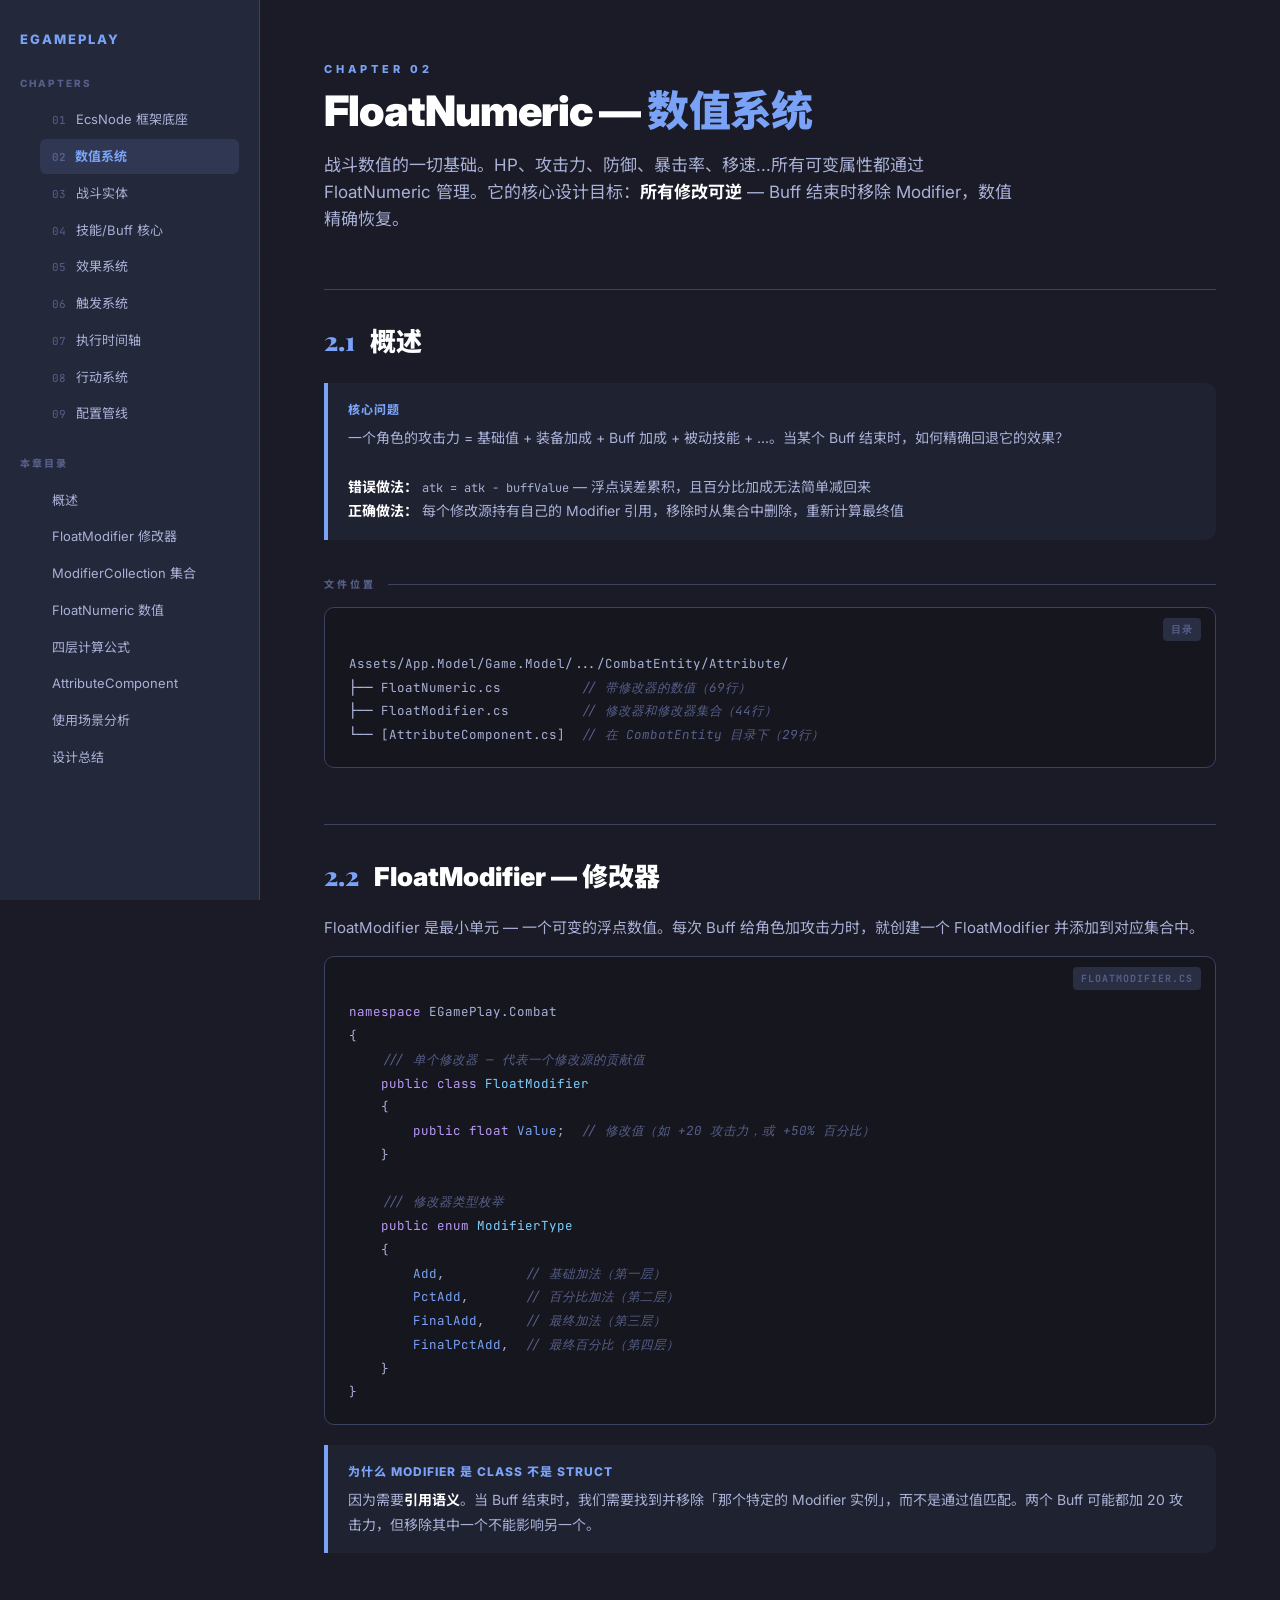
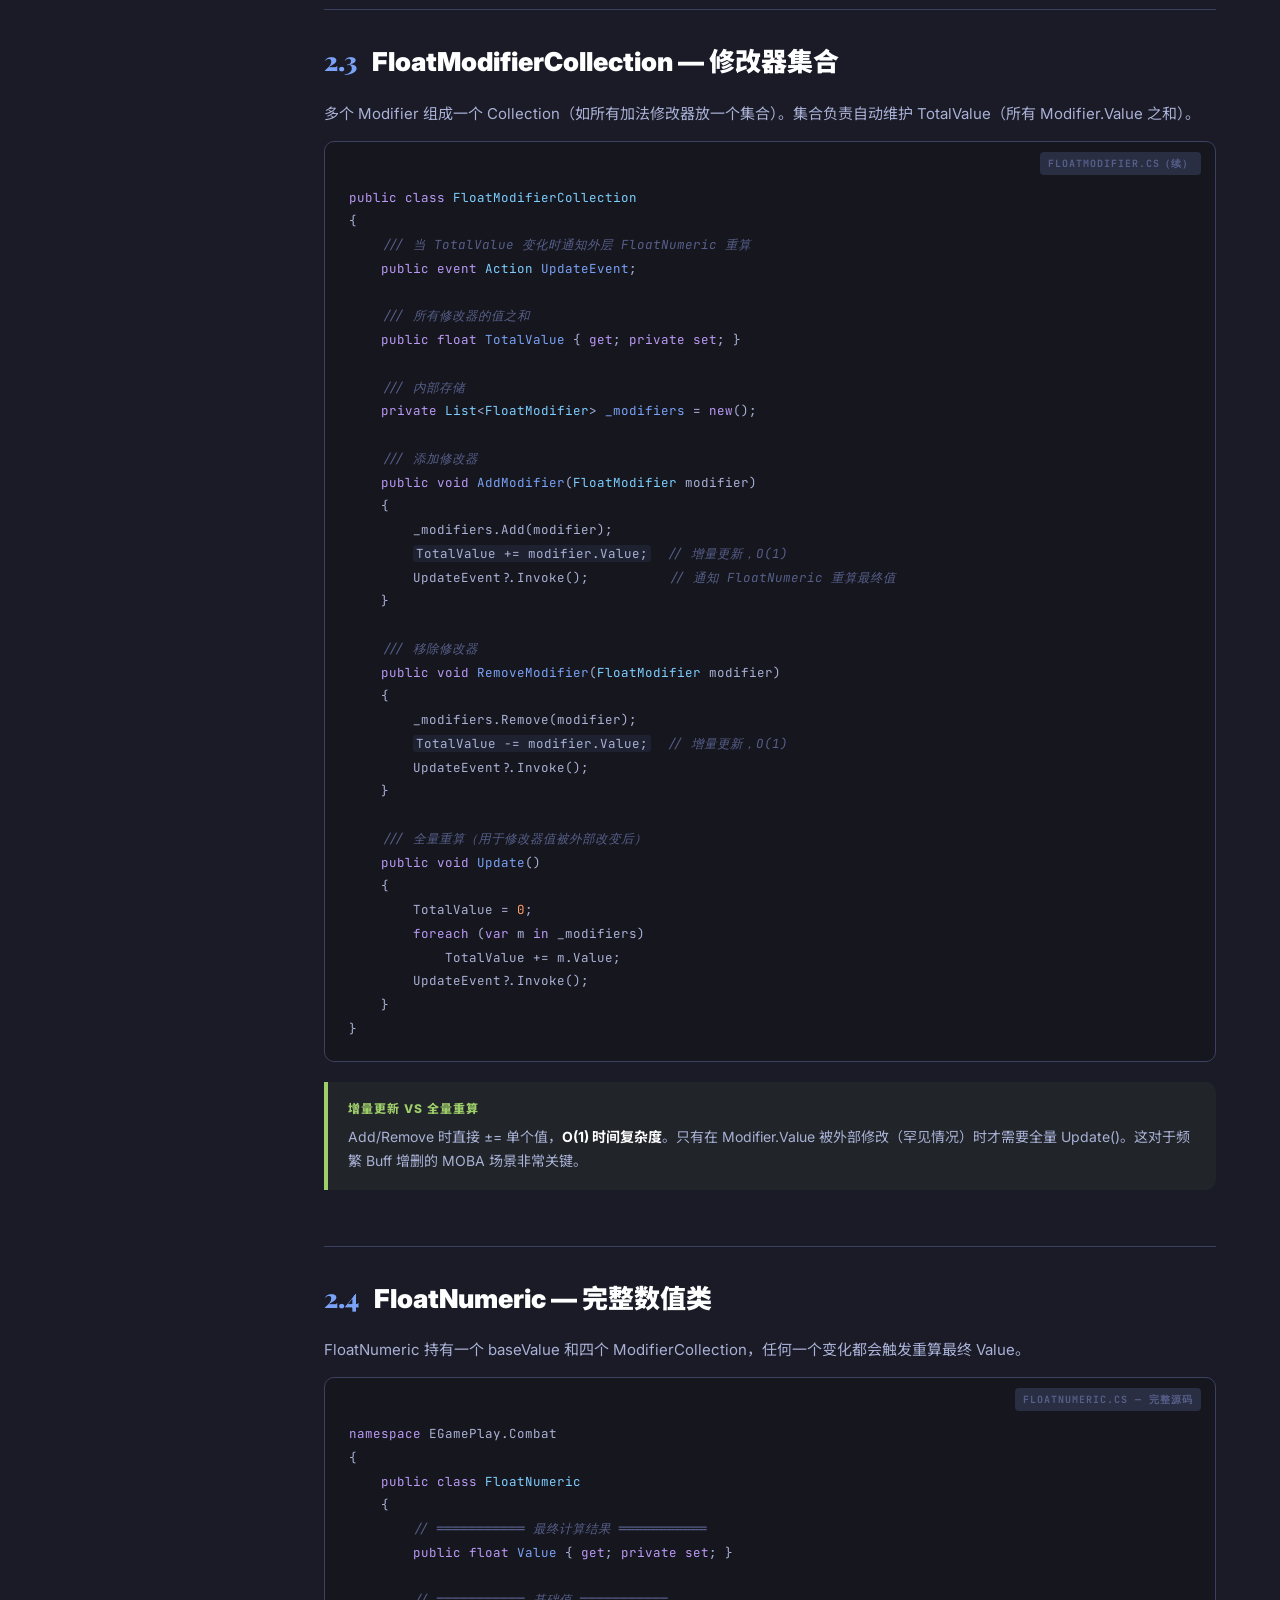
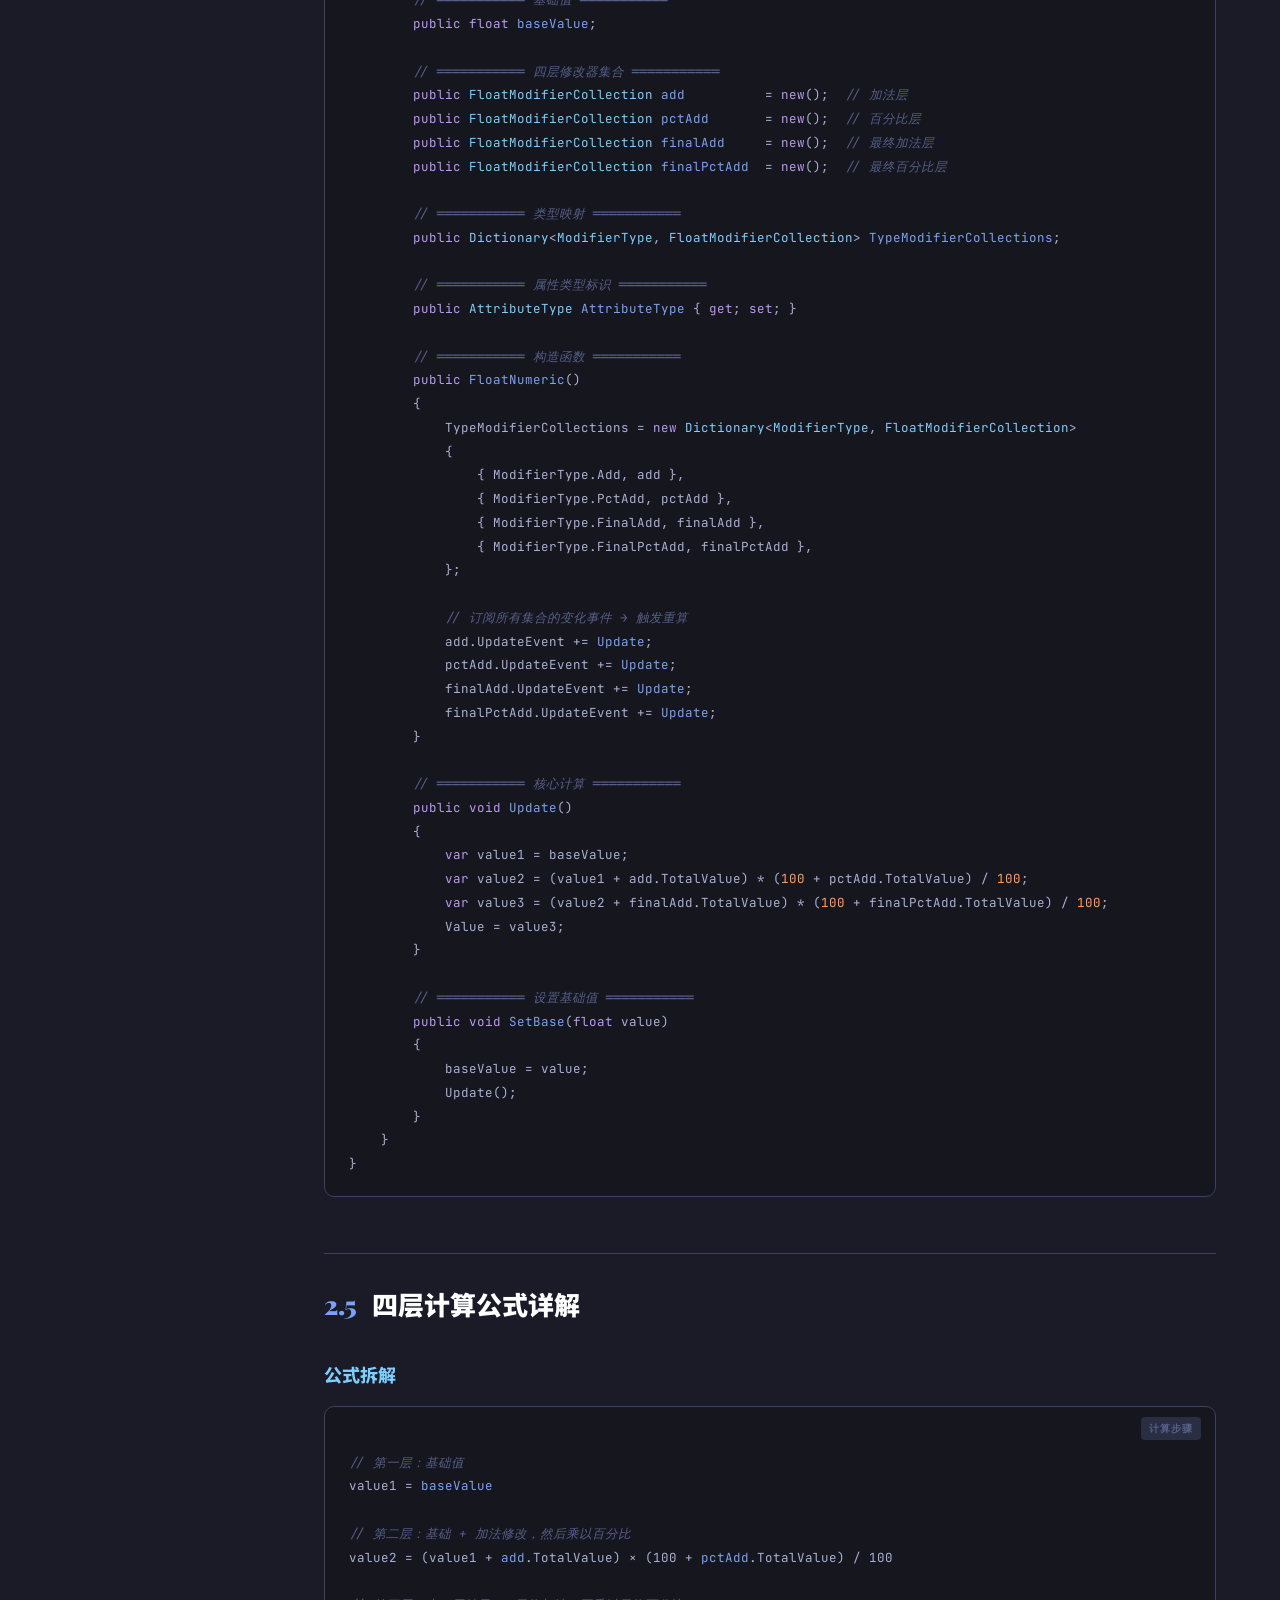
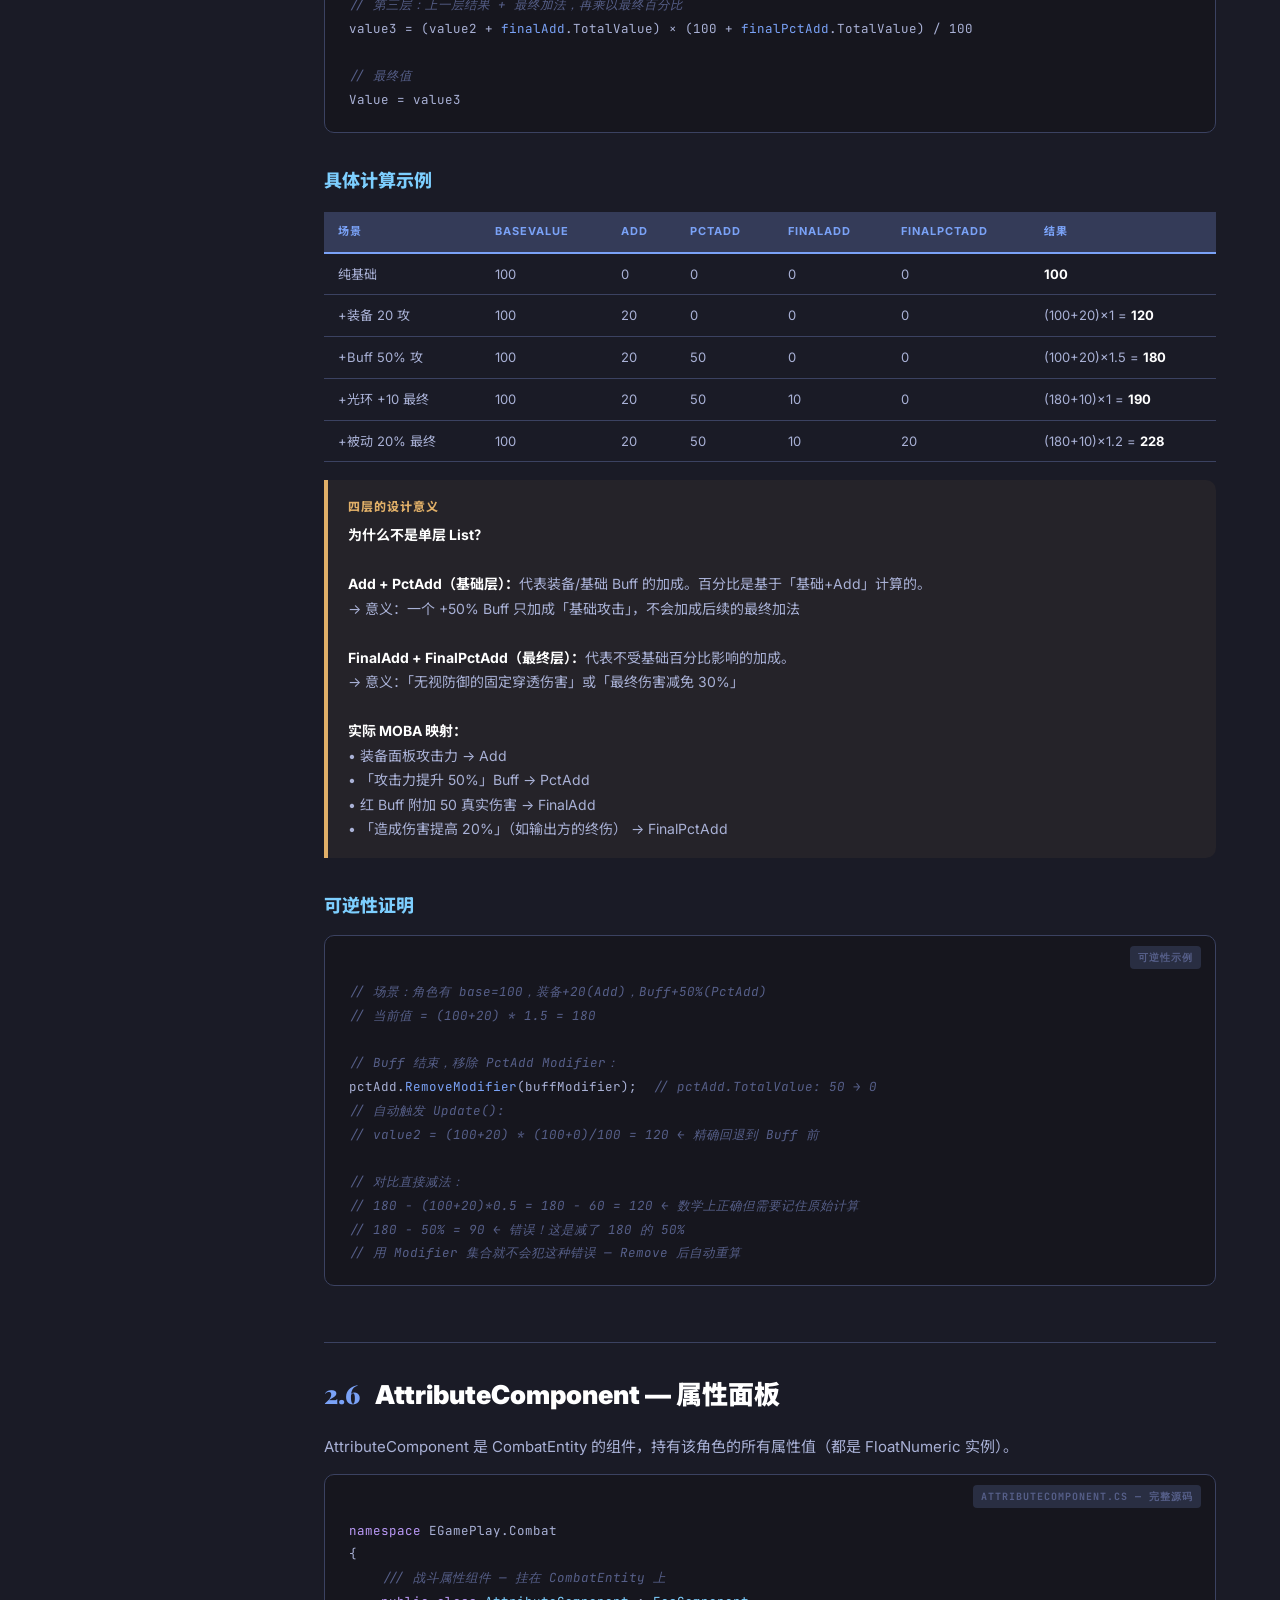
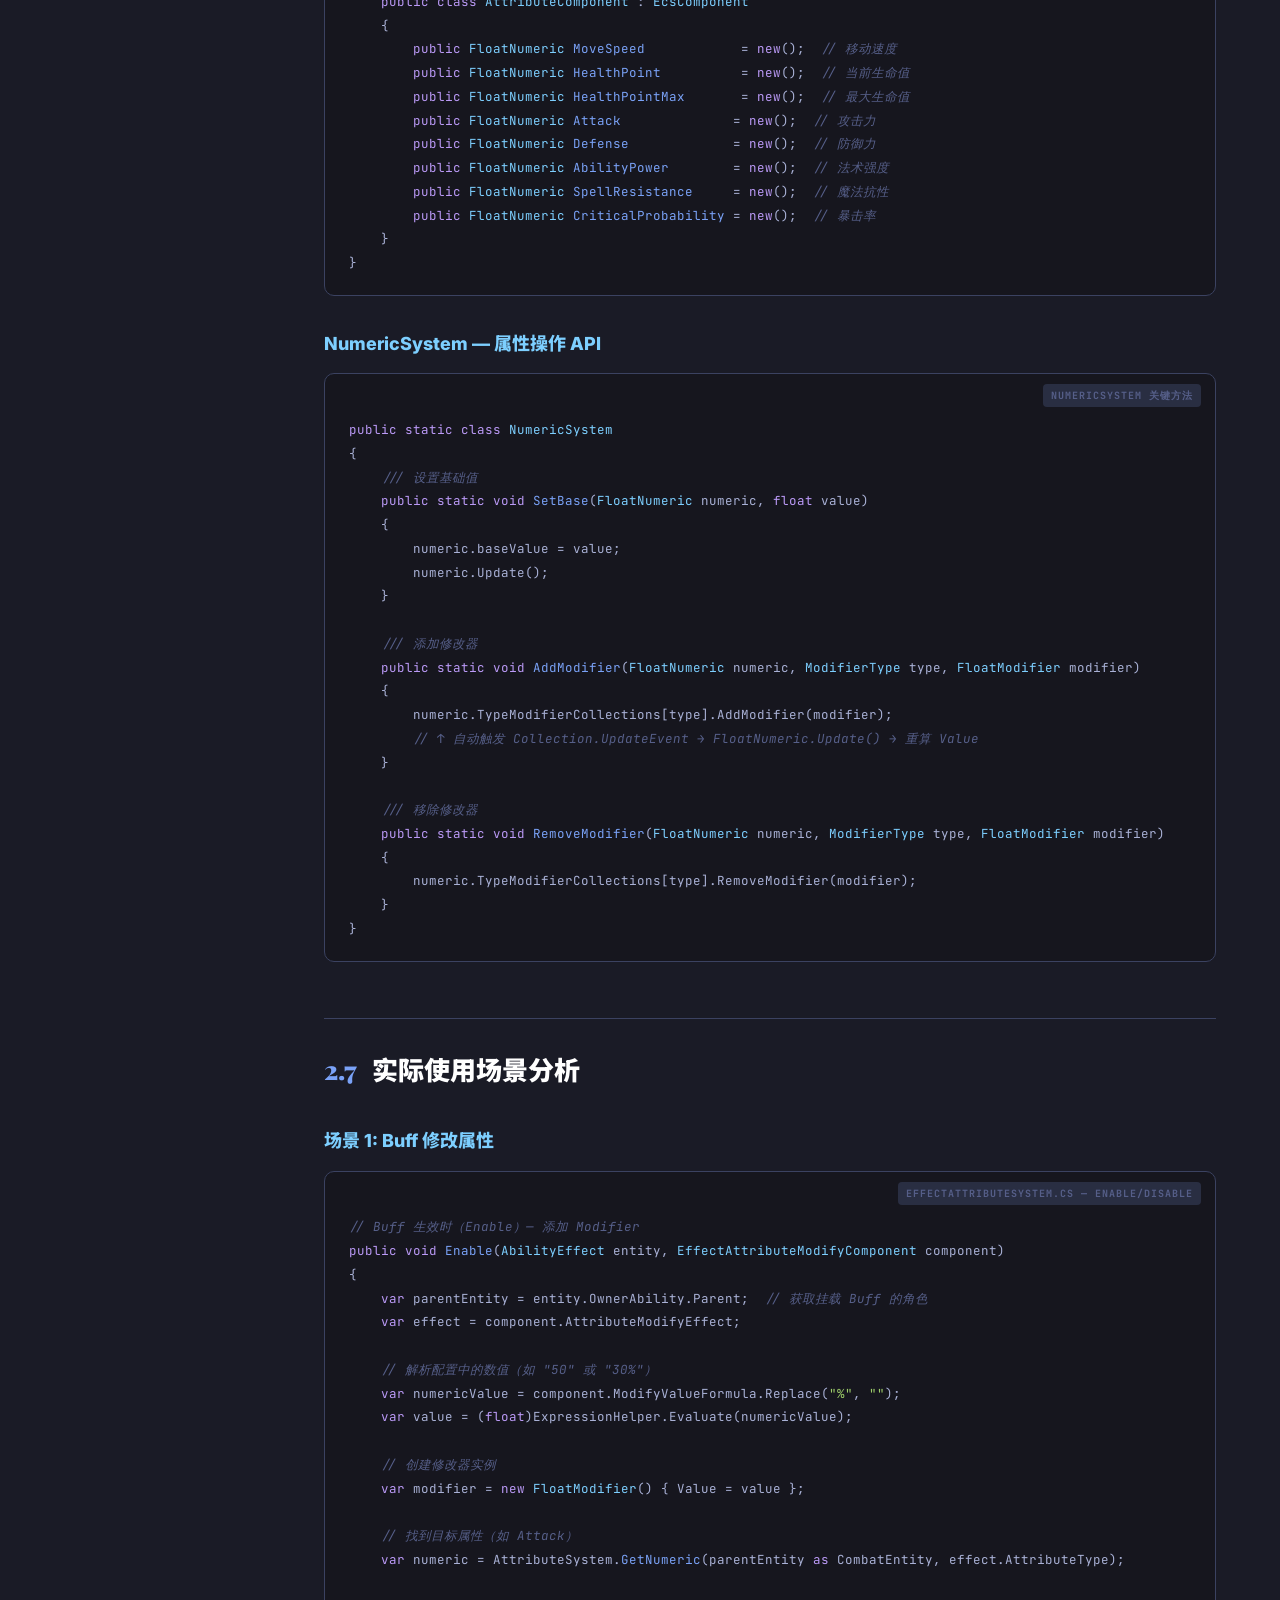
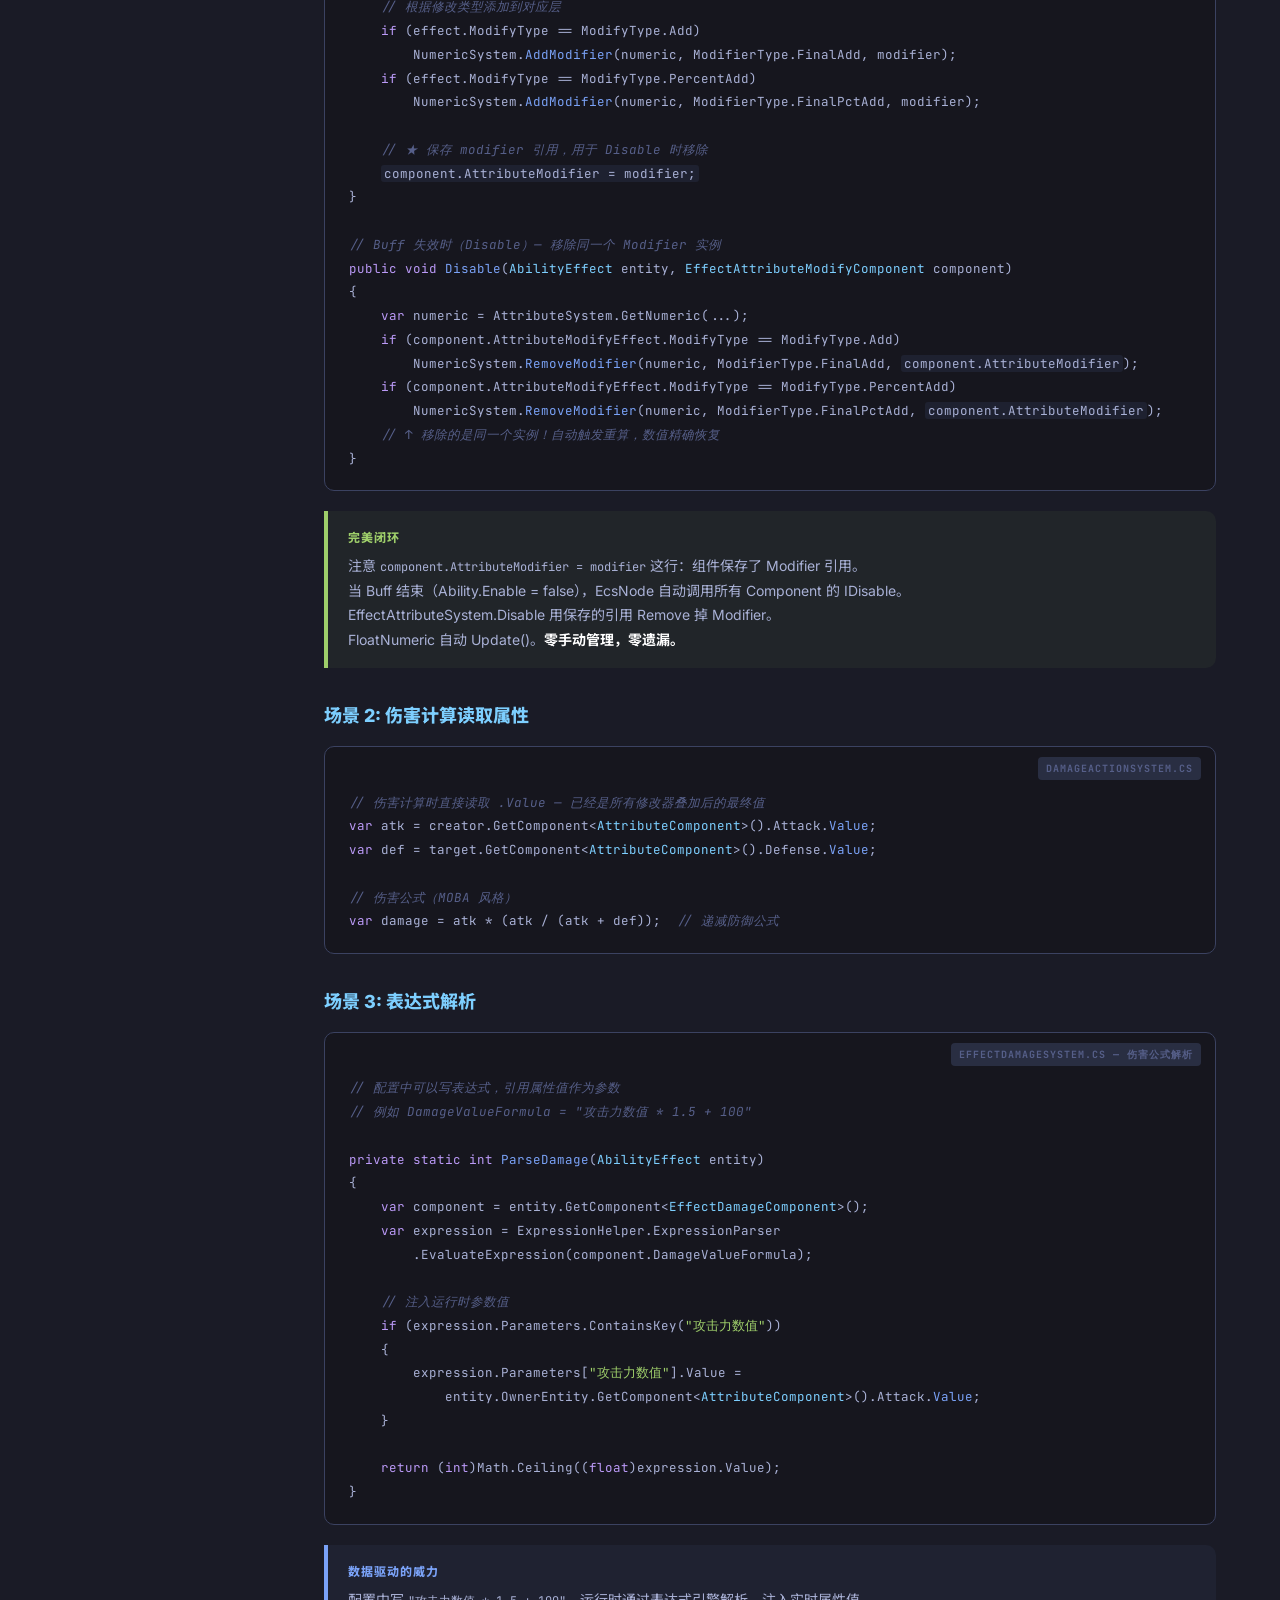
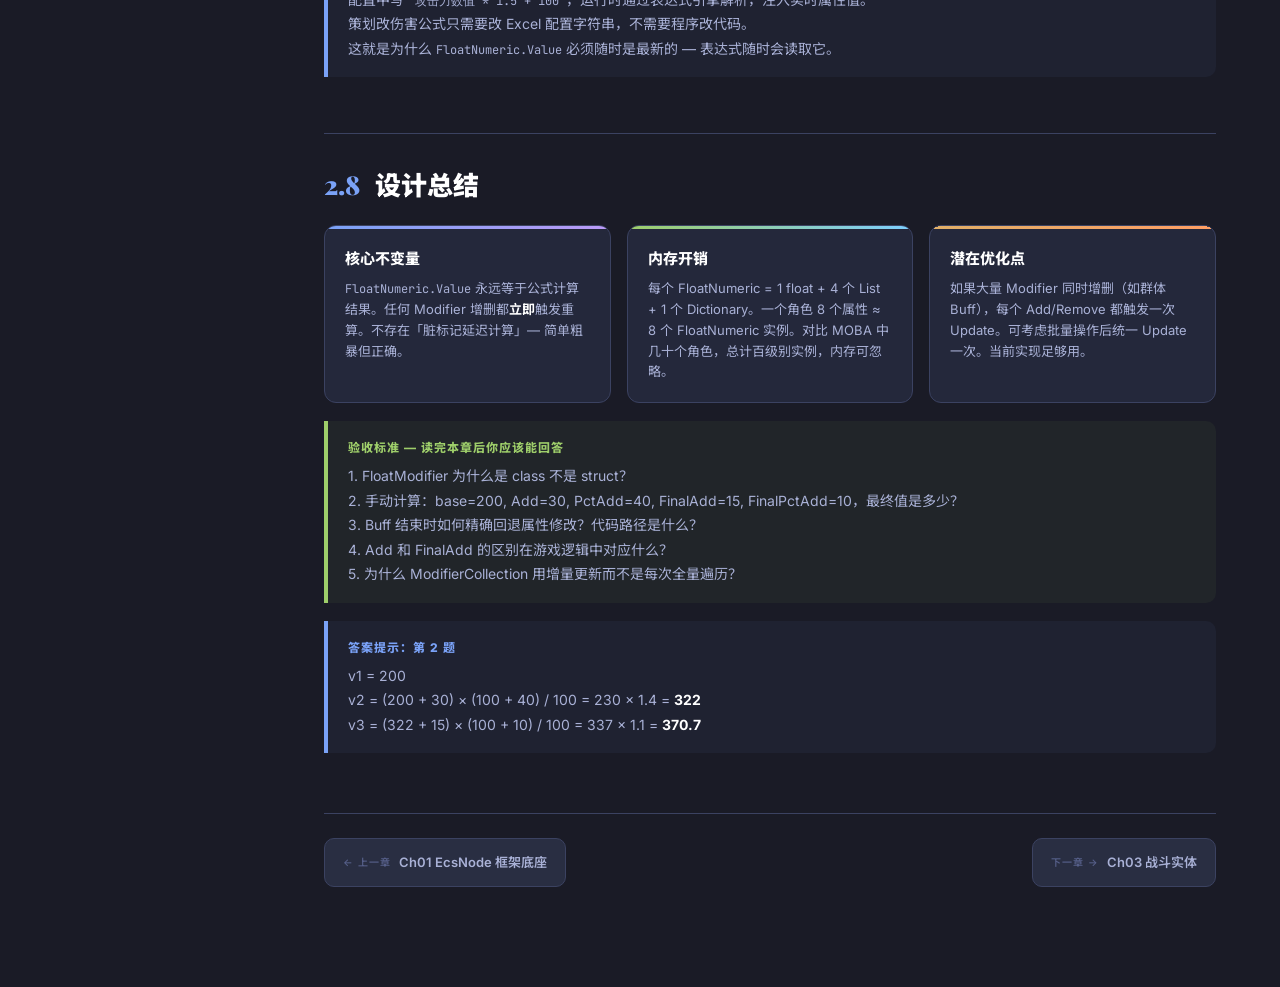
<file: docs/ch02-numeric.html>
<!DOCTYPE html>
<html lang="zh-CN">
<head>
<meta charset="UTF-8">
<meta name="viewport" content="width=device-width, initial-scale=1">
<title>Ch02 — FloatNumeric 数值系统 | EGamePlay</title>
<link href="https://fonts.googleapis.com/css2?family=Inter:wght@400;600;800;900&family=Noto+Sans+SC:wght@400;600;700;900&family=JetBrains+Mono:wght@400;600&family=Playfair+Display:wght@900&display=swap" rel="stylesheet">
<link rel="stylesheet" href="style.css">
</head>
<body>
<div class="grid-bg"></div>
<div class="doc-layout">

<nav class="doc-sidebar">
  <div class="nav-brand"><a href="index.html">EGamePlay</a></div>
  <div class="nav-section">Chapters</div>
  <ul class="nav-list">
    <li><a href="ch01-ecsnode.html"><span class="ch-num">01</span> EcsNode 框架底座</a></li>
    <li><a class="active" href="ch02-numeric.html"><span class="ch-num">02</span> 数值系统</a></li>
    <li><a href="ch03-combat-entity.html"><span class="ch-num">03</span> 战斗实体</a></li>
    <li><a href="ch04-ability.html"><span class="ch-num">04</span> 技能/Buff 核心</a></li>
    <li><a href="ch05-effect.html"><span class="ch-num">05</span> 效果系统</a></li>
    <li><a href="ch06-trigger.html"><span class="ch-num">06</span> 触发系统</a></li>
    <li><a href="ch07-execution.html"><span class="ch-num">07</span> 执行时间轴</a></li>
    <li><a href="ch08-action.html"><span class="ch-num">08</span> 行动系统</a></li>
    <li><a href="ch09-config.html"><span class="ch-num">09</span> 配置管线</a></li>
  </ul>
  <div class="nav-section" style="margin-top:24px">本章目录</div>
  <ul class="nav-list">
    <li><a href="#overview">概述</a></li>
    <li><a href="#modifier">FloatModifier 修改器</a></li>
    <li><a href="#collection">ModifierCollection 集合</a></li>
    <li><a href="#numeric">FloatNumeric 数值</a></li>
    <li><a href="#formula">四层计算公式</a></li>
    <li><a href="#attribute">AttributeComponent</a></li>
    <li><a href="#usage">使用场景分析</a></li>
    <li><a href="#summary">设计总结</a></li>
  </ul>
</nav>

<main class="doc-main">
<div class="ch-header">
  <div class="ch-kicker">Chapter 02</div>
  <h1>FloatNumeric — <span class="accent">数值系统</span></h1>
  <p class="ch-subtitle">战斗数值的一切基础。HP、攻击力、防御、暴击率、移速...所有可变属性都通过 FloatNumeric 管理。它的核心设计目标：<strong>所有修改可逆</strong> — Buff 结束时移除 Modifier，数值精确恢复。</p>
</div>

<h2 id="overview"><span class="num">2.1</span> 概述</h2>

<div class="callout">
  <div class="callout-title">核心问题</div>
  一个角色的攻击力 = 基础值 + 装备加成 + Buff 加成 + 被动技能 + ...。当某个 Buff 结束时，如何精确回退它的效果？<br><br>
  <strong>错误做法：</strong> <code>atk = atk - buffValue</code> — 浮点误差累积，且百分比加成无法简单减回来<br>
  <strong>正确做法：</strong> 每个修改源持有自己的 Modifier 引用，移除时从集合中删除，重新计算最终值
</div>

<div class="section-label">文件位置</div>
<pre class="code"><span class="file-tag">目录</span>
Assets/App.Model/Game.Model/.../CombatEntity/Attribute/
├── FloatNumeric.cs          <span class="cm">// 带修改器的数值（69行）</span>
├── FloatModifier.cs         <span class="cm">// 修改器和修改器集合（44行）</span>
└── [AttributeComponent.cs]  <span class="cm">// 在 CombatEntity 目录下（29行）</span>
</pre>

<h2 id="modifier"><span class="num">2.2</span> FloatModifier — 修改器</h2>

<p>FloatModifier 是最小单元 — 一个可变的浮点数值。每次 Buff 给角色加攻击力时，就创建一个 FloatModifier 并添加到对应集合中。</p>

<pre class="code"><span class="file-tag">FloatModifier.cs</span>
<span class="kw">namespace</span> EGamePlay.Combat
{
    <span class="cm">/// 单个修改器 — 代表一个修改源的贡献值</span>
    <span class="kw">public class</span> <span class="tp">FloatModifier</span>
    {
        <span class="kw">public float</span> <span class="fn">Value</span>;  <span class="cm">// 修改值（如 +20 攻击力，或 +50% 百分比）</span>
    }

    <span class="cm">/// 修改器类型枚举</span>
    <span class="kw">public enum</span> <span class="tp">ModifierType</span>
    {
        <span class="fn">Add</span>,          <span class="cm">// 基础加法（第一层）</span>
        <span class="fn">PctAdd</span>,       <span class="cm">// 百分比加法（第二层）</span>
        <span class="fn">FinalAdd</span>,     <span class="cm">// 最终加法（第三层）</span>
        <span class="fn">FinalPctAdd</span>,  <span class="cm">// 最终百分比（第四层）</span>
    }
}
</pre>

<div class="callout">
  <div class="callout-title">为什么 Modifier 是 class 不是 struct</div>
  因为需要<strong>引用语义</strong>。当 Buff 结束时，我们需要找到并移除「那个特定的 Modifier 实例」，而不是通过值匹配。两个 Buff 可能都加 20 攻击力，但移除其中一个不能影响另一个。
</div>

<h2 id="collection"><span class="num">2.3</span> FloatModifierCollection — 修改器集合</h2>

<p>多个 Modifier 组成一个 Collection（如所有加法修改器放一个集合）。集合负责自动维护 TotalValue（所有 Modifier.Value 之和）。</p>

<pre class="code"><span class="file-tag">FloatModifier.cs（续）</span>
<span class="kw">public class</span> <span class="tp">FloatModifierCollection</span>
{
    <span class="cm">/// 当 TotalValue 变化时通知外层 FloatNumeric 重算</span>
    <span class="kw">public event</span> <span class="tp">Action</span> <span class="fn">UpdateEvent</span>;

    <span class="cm">/// 所有修改器的值之和</span>
    <span class="kw">public float</span> <span class="fn">TotalValue</span> { <span class="kw">get</span>; <span class="kw">private set</span>; }

    <span class="cm">/// 内部存储</span>
    <span class="kw">private</span> <span class="tp">List</span>&lt;<span class="tp">FloatModifier</span>&gt; <span class="fn">_modifiers</span> = <span class="kw">new</span>();

    <span class="cm">/// 添加修改器</span>
    <span class="kw">public void</span> <span class="fn">AddModifier</span>(<span class="tp">FloatModifier</span> modifier)
    {
        _modifiers.Add(modifier);
        <span class="hl">TotalValue += modifier.Value;</span>  <span class="cm">// 增量更新，O(1)</span>
        UpdateEvent?.Invoke();          <span class="cm">// 通知 FloatNumeric 重算最终值</span>
    }

    <span class="cm">/// 移除修改器</span>
    <span class="kw">public void</span> <span class="fn">RemoveModifier</span>(<span class="tp">FloatModifier</span> modifier)
    {
        _modifiers.Remove(modifier);
        <span class="hl">TotalValue -= modifier.Value;</span>  <span class="cm">// 增量更新，O(1)</span>
        UpdateEvent?.Invoke();
    }

    <span class="cm">/// 全量重算（用于修改器值被外部改变后）</span>
    <span class="kw">public void</span> <span class="fn">Update</span>()
    {
        TotalValue = <span class="nm">0</span>;
        <span class="kw">foreach</span> (<span class="kw">var</span> m <span class="kw">in</span> _modifiers)
            TotalValue += m.Value;
        UpdateEvent?.Invoke();
    }
}
</pre>

<div class="callout good">
  <div class="callout-title">增量更新 vs 全量重算</div>
  Add/Remove 时直接 ±= 单个值，<strong>O(1) 时间复杂度</strong>。只有在 Modifier.Value 被外部修改（罕见情况）时才需要全量 Update()。这对于频繁 Buff 增删的 MOBA 场景非常关键。
</div>

<h2 id="numeric"><span class="num">2.4</span> FloatNumeric — 完整数值类</h2>

<p>FloatNumeric 持有一个 baseValue 和四个 ModifierCollection，任何一个变化都会触发重算最终 Value。</p>

<pre class="code"><span class="file-tag">FloatNumeric.cs — 完整源码</span>
<span class="kw">namespace</span> EGamePlay.Combat
{
    <span class="kw">public class</span> <span class="tp">FloatNumeric</span>
    {
        <span class="cm">// ═══════════ 最终计算结果 ═══════════</span>
        <span class="kw">public float</span> <span class="fn">Value</span> { <span class="kw">get</span>; <span class="kw">private set</span>; }

        <span class="cm">// ═══════════ 基础值 ═══════════</span>
        <span class="kw">public float</span> <span class="fn">baseValue</span>;

        <span class="cm">// ═══════════ 四层修改器集合 ═══════════</span>
        <span class="kw">public</span> <span class="tp">FloatModifierCollection</span> <span class="fn">add</span>          = <span class="kw">new</span>();  <span class="cm">// 加法层</span>
        <span class="kw">public</span> <span class="tp">FloatModifierCollection</span> <span class="fn">pctAdd</span>       = <span class="kw">new</span>();  <span class="cm">// 百分比层</span>
        <span class="kw">public</span> <span class="tp">FloatModifierCollection</span> <span class="fn">finalAdd</span>     = <span class="kw">new</span>();  <span class="cm">// 最终加法层</span>
        <span class="kw">public</span> <span class="tp">FloatModifierCollection</span> <span class="fn">finalPctAdd</span>  = <span class="kw">new</span>();  <span class="cm">// 最终百分比层</span>

        <span class="cm">// ═══════════ 类型映射 ═══════════</span>
        <span class="kw">public</span> <span class="tp">Dictionary</span>&lt;<span class="tp">ModifierType</span>, <span class="tp">FloatModifierCollection</span>&gt; <span class="fn">TypeModifierCollections</span>;

        <span class="cm">// ═══════════ 属性类型标识 ═══════════</span>
        <span class="kw">public</span> <span class="tp">AttributeType</span> <span class="fn">AttributeType</span> { <span class="kw">get</span>; <span class="kw">set</span>; }

        <span class="cm">// ═══════════ 构造函数 ═══════════</span>
        <span class="kw">public</span> <span class="fn">FloatNumeric</span>()
        {
            TypeModifierCollections = <span class="kw">new</span> <span class="tp">Dictionary</span>&lt;<span class="tp">ModifierType</span>, <span class="tp">FloatModifierCollection</span>&gt;
            {
                { ModifierType.Add, add },
                { ModifierType.PctAdd, pctAdd },
                { ModifierType.FinalAdd, finalAdd },
                { ModifierType.FinalPctAdd, finalPctAdd },
            };

            <span class="cm">// 订阅所有集合的变化事件 → 触发重算</span>
            add.UpdateEvent += <span class="fn">Update</span>;
            pctAdd.UpdateEvent += <span class="fn">Update</span>;
            finalAdd.UpdateEvent += <span class="fn">Update</span>;
            finalPctAdd.UpdateEvent += <span class="fn">Update</span>;
        }

        <span class="cm">// ═══════════ 核心计算 ═══════════</span>
        <span class="kw">public void</span> <span class="fn">Update</span>()
        {
            <span class="kw">var</span> value1 = baseValue;
            <span class="kw">var</span> value2 = (value1 + add.TotalValue) * (<span class="nm">100</span> + pctAdd.TotalValue) / <span class="nm">100</span>;
            <span class="kw">var</span> value3 = (value2 + finalAdd.TotalValue) * (<span class="nm">100</span> + finalPctAdd.TotalValue) / <span class="nm">100</span>;
            Value = value3;
        }

        <span class="cm">// ═══════════ 设置基础值 ═══════════</span>
        <span class="kw">public void</span> <span class="fn">SetBase</span>(<span class="kw">float</span> value)
        {
            baseValue = value;
            Update();
        }
    }
}
</pre>

<h2 id="formula"><span class="num">2.5</span> 四层计算公式详解</h2>

<h3>公式拆解</h3>
<pre class="code"><span class="file-tag">计算步骤</span>
<span class="cm">// 第一层：基础值</span>
value1 = <span class="fn">baseValue</span>

<span class="cm">// 第二层：基础 + 加法修改，然后乘以百分比</span>
value2 = (value1 + <span class="fn">add</span>.TotalValue) × (100 + <span class="fn">pctAdd</span>.TotalValue) / 100

<span class="cm">// 第三层：上一层结果 + 最终加法，再乘以最终百分比</span>
value3 = (value2 + <span class="fn">finalAdd</span>.TotalValue) × (100 + <span class="fn">finalPctAdd</span>.TotalValue) / 100

<span class="cm">// 最终值</span>
Value = value3
</pre>

<h3>具体计算示例</h3>
<table class="data">
  <thead><tr><th>场景</th><th>baseValue</th><th>Add</th><th>PctAdd</th><th>FinalAdd</th><th>FinalPctAdd</th><th>结果</th></tr></thead>
  <tbody>
    <tr>
      <td>纯基础</td><td>100</td><td>0</td><td>0</td><td>0</td><td>0</td>
      <td><strong>100</strong></td>
    </tr>
    <tr>
      <td>+装备 20 攻</td><td>100</td><td>20</td><td>0</td><td>0</td><td>0</td>
      <td>(100+20)×1 = <strong>120</strong></td>
    </tr>
    <tr>
      <td>+Buff 50% 攻</td><td>100</td><td>20</td><td>50</td><td>0</td><td>0</td>
      <td>(100+20)×1.5 = <strong>180</strong></td>
    </tr>
    <tr>
      <td>+光环 +10 最终</td><td>100</td><td>20</td><td>50</td><td>10</td><td>0</td>
      <td>(180+10)×1 = <strong>190</strong></td>
    </tr>
    <tr>
      <td>+被动 20% 最终</td><td>100</td><td>20</td><td>50</td><td>10</td><td>20</td>
      <td>(180+10)×1.2 = <strong>228</strong></td>
    </tr>
  </tbody>
</table>

<div class="callout warn">
  <div class="callout-title">四层的设计意义</div>
  <strong>为什么不是单层 List？</strong><br><br>

  <strong>Add + PctAdd（基础层）：</strong>代表装备/基础 Buff 的加成。百分比是基于「基础+Add」计算的。<br>
  → 意义：一个 +50% Buff 只加成「基础攻击」，不会加成后续的最终加法<br><br>

  <strong>FinalAdd + FinalPctAdd（最终层）：</strong>代表不受基础百分比影响的加成。<br>
  → 意义：「无视防御的固定穿透伤害」或「最终伤害减免 30%」<br><br>

  <strong>实际 MOBA 映射：</strong><br>
  • 装备面板攻击力 → Add<br>
  • 「攻击力提升 50%」Buff → PctAdd<br>
  • 红 Buff 附加 50 真实伤害 → FinalAdd<br>
  • 「造成伤害提高 20%」（如输出方的终伤） → FinalPctAdd
</div>

<h3>可逆性证明</h3>
<pre class="code"><span class="file-tag">可逆性示例</span>
<span class="cm">// 场景：角色有 base=100，装备+20(Add)，Buff+50%(PctAdd)</span>
<span class="cm">// 当前值 = (100+20) * 1.5 = 180</span>

<span class="cm">// Buff 结束，移除 PctAdd Modifier：</span>
pctAdd.<span class="fn">RemoveModifier</span>(buffModifier);  <span class="cm">// pctAdd.TotalValue: 50 → 0</span>
<span class="cm">// 自动触发 Update():</span>
<span class="cm">// value2 = (100+20) * (100+0)/100 = 120 ← 精确回退到 Buff 前</span>

<span class="cm">// 对比直接减法：</span>
<span class="cm">// 180 - (100+20)*0.5 = 180 - 60 = 120 ← 数学上正确但需要记住原始计算</span>
<span class="cm">// 180 - 50% = 90 ← 错误！这是减了 180 的 50%</span>
<span class="cm">// 用 Modifier 集合就不会犯这种错误 — Remove 后自动重算</span>
</pre>

<h2 id="attribute"><span class="num">2.6</span> AttributeComponent — 属性面板</h2>

<p>AttributeComponent 是 CombatEntity 的组件，持有该角色的所有属性值（都是 FloatNumeric 实例）。</p>

<pre class="code"><span class="file-tag">AttributeComponent.cs — 完整源码</span>
<span class="kw">namespace</span> EGamePlay.Combat
{
    <span class="cm">/// 战斗属性组件 — 挂在 CombatEntity 上</span>
    <span class="kw">public class</span> <span class="tp">AttributeComponent</span> : <span class="tp">EcsComponent</span>
    {
        <span class="kw">public</span> <span class="tp">FloatNumeric</span> <span class="fn">MoveSpeed</span>            = <span class="kw">new</span>();  <span class="cm">// 移动速度</span>
        <span class="kw">public</span> <span class="tp">FloatNumeric</span> <span class="fn">HealthPoint</span>          = <span class="kw">new</span>();  <span class="cm">// 当前生命值</span>
        <span class="kw">public</span> <span class="tp">FloatNumeric</span> <span class="fn">HealthPointMax</span>       = <span class="kw">new</span>();  <span class="cm">// 最大生命值</span>
        <span class="kw">public</span> <span class="tp">FloatNumeric</span> <span class="fn">Attack</span>              = <span class="kw">new</span>();  <span class="cm">// 攻击力</span>
        <span class="kw">public</span> <span class="tp">FloatNumeric</span> <span class="fn">Defense</span>             = <span class="kw">new</span>();  <span class="cm">// 防御力</span>
        <span class="kw">public</span> <span class="tp">FloatNumeric</span> <span class="fn">AbilityPower</span>        = <span class="kw">new</span>();  <span class="cm">// 法术强度</span>
        <span class="kw">public</span> <span class="tp">FloatNumeric</span> <span class="fn">SpellResistance</span>     = <span class="kw">new</span>();  <span class="cm">// 魔法抗性</span>
        <span class="kw">public</span> <span class="tp">FloatNumeric</span> <span class="fn">CriticalProbability</span> = <span class="kw">new</span>();  <span class="cm">// 暴击率</span>
    }
}
</pre>

<h3>NumericSystem — 属性操作 API</h3>
<pre class="code"><span class="file-tag">NumericSystem 关键方法</span>
<span class="kw">public static class</span> <span class="tp">NumericSystem</span>
{
    <span class="cm">/// 设置基础值</span>
    <span class="kw">public static void</span> <span class="fn">SetBase</span>(<span class="tp">FloatNumeric</span> numeric, <span class="kw">float</span> value)
    {
        numeric.baseValue = value;
        numeric.Update();
    }

    <span class="cm">/// 添加修改器</span>
    <span class="kw">public static void</span> <span class="fn">AddModifier</span>(<span class="tp">FloatNumeric</span> numeric, <span class="tp">ModifierType</span> type, <span class="tp">FloatModifier</span> modifier)
    {
        numeric.TypeModifierCollections[type].AddModifier(modifier);
        <span class="cm">// ↑ 自动触发 Collection.UpdateEvent → FloatNumeric.Update() → 重算 Value</span>
    }

    <span class="cm">/// 移除修改器</span>
    <span class="kw">public static void</span> <span class="fn">RemoveModifier</span>(<span class="tp">FloatNumeric</span> numeric, <span class="tp">ModifierType</span> type, <span class="tp">FloatModifier</span> modifier)
    {
        numeric.TypeModifierCollections[type].RemoveModifier(modifier);
    }
}
</pre>

<h2 id="usage"><span class="num">2.7</span> 实际使用场景分析</h2>

<h3>场景 1: Buff 修改属性</h3>
<pre class="code"><span class="file-tag">EffectAttributeSystem.cs — Enable/Disable</span>
<span class="cm">// Buff 生效时（Enable）— 添加 Modifier</span>
<span class="kw">public void</span> <span class="fn">Enable</span>(<span class="tp">AbilityEffect</span> entity, <span class="tp">EffectAttributeModifyComponent</span> component)
{
    <span class="kw">var</span> parentEntity = entity.OwnerAbility.Parent;  <span class="cm">// 获取挂载 Buff 的角色</span>
    <span class="kw">var</span> effect = component.AttributeModifyEffect;

    <span class="cm">// 解析配置中的数值（如 "50" 或 "30%"）</span>
    <span class="kw">var</span> numericValue = component.ModifyValueFormula.Replace(<span class="st">"%"</span>, <span class="st">""</span>);
    <span class="kw">var</span> value = (<span class="kw">float</span>)ExpressionHelper.Evaluate(numericValue);

    <span class="cm">// 创建修改器实例</span>
    <span class="kw">var</span> modifier = <span class="kw">new</span> <span class="tp">FloatModifier</span>() { Value = value };

    <span class="cm">// 找到目标属性（如 Attack）</span>
    <span class="kw">var</span> numeric = AttributeSystem.<span class="fn">GetNumeric</span>(parentEntity <span class="kw">as</span> CombatEntity, effect.AttributeType);

    <span class="cm">// 根据修改类型添加到对应层</span>
    <span class="kw">if</span> (effect.ModifyType == ModifyType.Add)
        NumericSystem.<span class="fn">AddModifier</span>(numeric, ModifierType.FinalAdd, modifier);
    <span class="kw">if</span> (effect.ModifyType == ModifyType.PercentAdd)
        NumericSystem.<span class="fn">AddModifier</span>(numeric, ModifierType.FinalPctAdd, modifier);

    <span class="cm">// ★ 保存 modifier 引用，用于 Disable 时移除</span>
    <span class="hl">component.AttributeModifier = modifier;</span>
}

<span class="cm">// Buff 失效时（Disable）— 移除同一个 Modifier 实例</span>
<span class="kw">public void</span> <span class="fn">Disable</span>(<span class="tp">AbilityEffect</span> entity, <span class="tp">EffectAttributeModifyComponent</span> component)
{
    <span class="kw">var</span> numeric = AttributeSystem.GetNumeric(...);
    <span class="kw">if</span> (component.AttributeModifyEffect.ModifyType == ModifyType.Add)
        NumericSystem.<span class="fn">RemoveModifier</span>(numeric, ModifierType.FinalAdd, <span class="hl">component.AttributeModifier</span>);
    <span class="kw">if</span> (component.AttributeModifyEffect.ModifyType == ModifyType.PercentAdd)
        NumericSystem.<span class="fn">RemoveModifier</span>(numeric, ModifierType.FinalPctAdd, <span class="hl">component.AttributeModifier</span>);
    <span class="cm">// ↑ 移除的是同一个实例！自动触发重算，数值精确恢复</span>
}
</pre>

<div class="callout good">
  <div class="callout-title">完美闭环</div>
  注意 <code>component.AttributeModifier = modifier</code> 这行：组件保存了 Modifier 引用。<br>
  当 Buff 结束（Ability.Enable = false），EcsNode 自动调用所有 Component 的 IDisable。<br>
  EffectAttributeSystem.Disable 用保存的引用 Remove 掉 Modifier。<br>
  FloatNumeric 自动 Update()。<strong>零手动管理，零遗漏。</strong>
</div>

<h3>场景 2: 伤害计算读取属性</h3>
<pre class="code"><span class="file-tag">DamageActionSystem.cs</span>
<span class="cm">// 伤害计算时直接读取 .Value — 已经是所有修改器叠加后的最终值</span>
<span class="kw">var</span> atk = creator.GetComponent&lt;<span class="tp">AttributeComponent</span>&gt;().Attack.<span class="fn">Value</span>;
<span class="kw">var</span> def = target.GetComponent&lt;<span class="tp">AttributeComponent</span>&gt;().Defense.<span class="fn">Value</span>;

<span class="cm">// 伤害公式（MOBA 风格）</span>
<span class="kw">var</span> damage = atk * (atk / (atk + def));  <span class="cm">// 递减防御公式</span>
</pre>

<h3>场景 3: 表达式解析</h3>
<pre class="code"><span class="file-tag">EffectDamageSystem.cs — 伤害公式解析</span>
<span class="cm">// 配置中可以写表达式，引用属性值作为参数</span>
<span class="cm">// 例如 DamageValueFormula = "攻击力数值 * 1.5 + 100"</span>

<span class="kw">private static int</span> <span class="fn">ParseDamage</span>(<span class="tp">AbilityEffect</span> entity)
{
    <span class="kw">var</span> component = entity.GetComponent&lt;<span class="tp">EffectDamageComponent</span>&gt;();
    <span class="kw">var</span> expression = ExpressionHelper.ExpressionParser
        .EvaluateExpression(component.DamageValueFormula);

    <span class="cm">// 注入运行时参数值</span>
    <span class="kw">if</span> (expression.Parameters.ContainsKey(<span class="st">"攻击力数值"</span>))
    {
        expression.Parameters[<span class="st">"攻击力数值"</span>].Value =
            entity.OwnerEntity.GetComponent&lt;<span class="tp">AttributeComponent</span>&gt;().Attack.<span class="fn">Value</span>;
    }

    <span class="kw">return</span> (<span class="kw">int</span>)Math.Ceiling((<span class="kw">float</span>)expression.Value);
}
</pre>

<div class="callout">
  <div class="callout-title">数据驱动的威力</div>
  配置中写 <code>"攻击力数值 * 1.5 + 100"</code>，运行时通过表达式引擎解析，注入实时属性值。<br>
  策划改伤害公式只需要改 Excel 配置字符串，不需要程序改代码。<br>
  这就是为什么 <code>FloatNumeric.Value</code> 必须随时是最新的 — 表达式随时会读取它。
</div>

<h2 id="summary"><span class="num">2.8</span> 设计总结</h2>

<div class="card-grid">
  <div class="card">
    <div class="card-title">核心不变量</div>
    <div class="card-body"><code>FloatNumeric.Value</code> 永远等于公式计算结果。任何 Modifier 增删都<strong>立即</strong>触发重算。不存在「脏标记延迟计算」— 简单粗暴但正确。</div>
  </div>
  <div class="card green">
    <div class="card-title">内存开销</div>
    <div class="card-body">每个 FloatNumeric = 1 float + 4 个 List + 1 个 Dictionary。一个角色 8 个属性 ≈ 8 个 FloatNumeric 实例。对比 MOBA 中几十个角色，总计百级别实例，内存可忽略。</div>
  </div>
  <div class="card warn">
    <div class="card-title">潜在优化点</div>
    <div class="card-body">如果大量 Modifier 同时增删（如群体 Buff），每个 Add/Remove 都触发一次 Update。可考虑批量操作后统一 Update 一次。当前实现足够用。</div>
  </div>
</div>

<div class="callout good">
  <div class="callout-title">验收标准 — 读完本章后你应该能回答</div>
  1. FloatModifier 为什么是 class 不是 struct？<br>
  2. 手动计算：base=200, Add=30, PctAdd=40, FinalAdd=15, FinalPctAdd=10，最终值是多少？<br>
  3. Buff 结束时如何精确回退属性修改？代码路径是什么？<br>
  4. Add 和 FinalAdd 的区别在游戏逻辑中对应什么？<br>
  5. 为什么 ModifierCollection 用增量更新而不是每次全量遍历？
</div>

<div class="callout">
  <div class="callout-title">答案提示：第 2 题</div>
  v1 = 200<br>
  v2 = (200 + 30) × (100 + 40) / 100 = 230 × 1.4 = <strong>322</strong><br>
  v3 = (322 + 15) × (100 + 10) / 100 = 337 × 1.1 = <strong>370.7</strong>
</div>

<div class="ch-nav">
  <a href="ch01-ecsnode.html">
    <span class="dir">← 上一章</span>
    Ch01 EcsNode 框架底座
  </a>
  <a href="ch03-combat-entity.html">
    <span class="dir">下一章 →</span>
    Ch03 战斗实体
  </a>
</div>

</main>
</div>
</body>
</html>
</file>
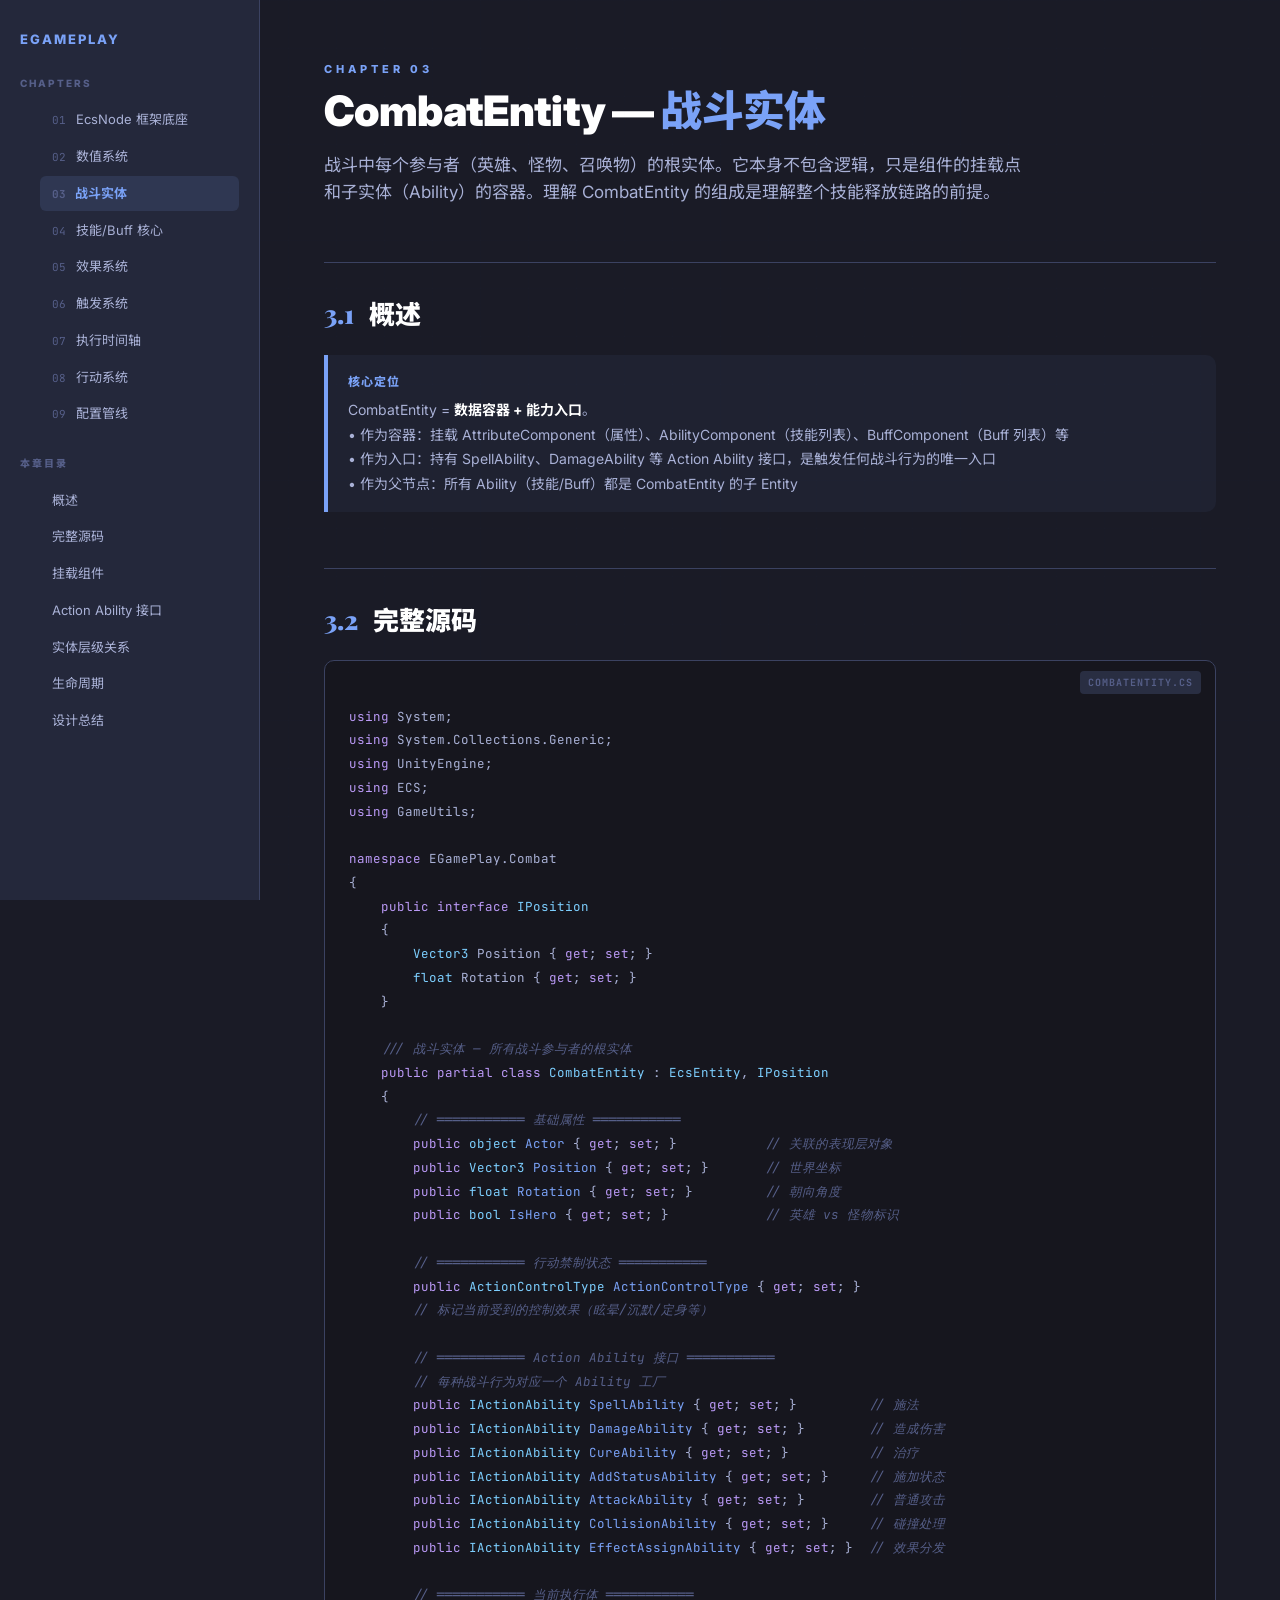
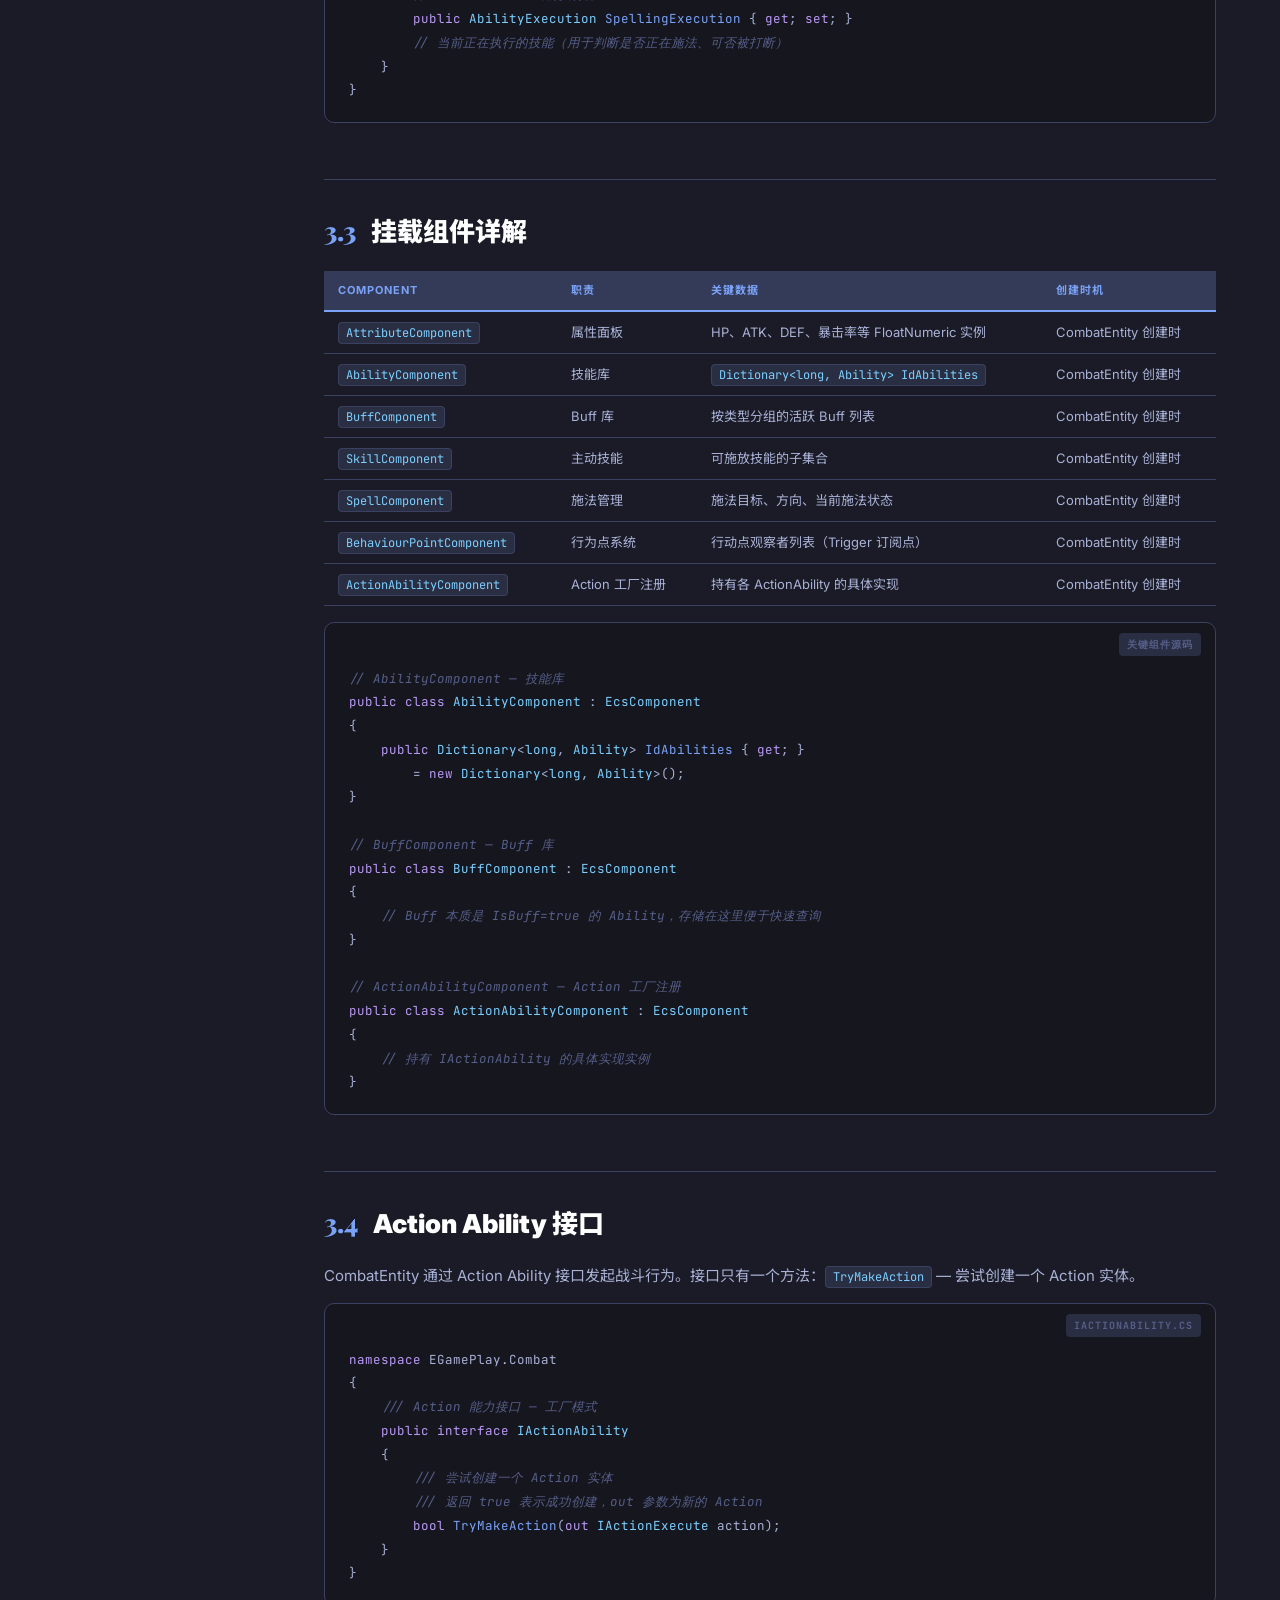
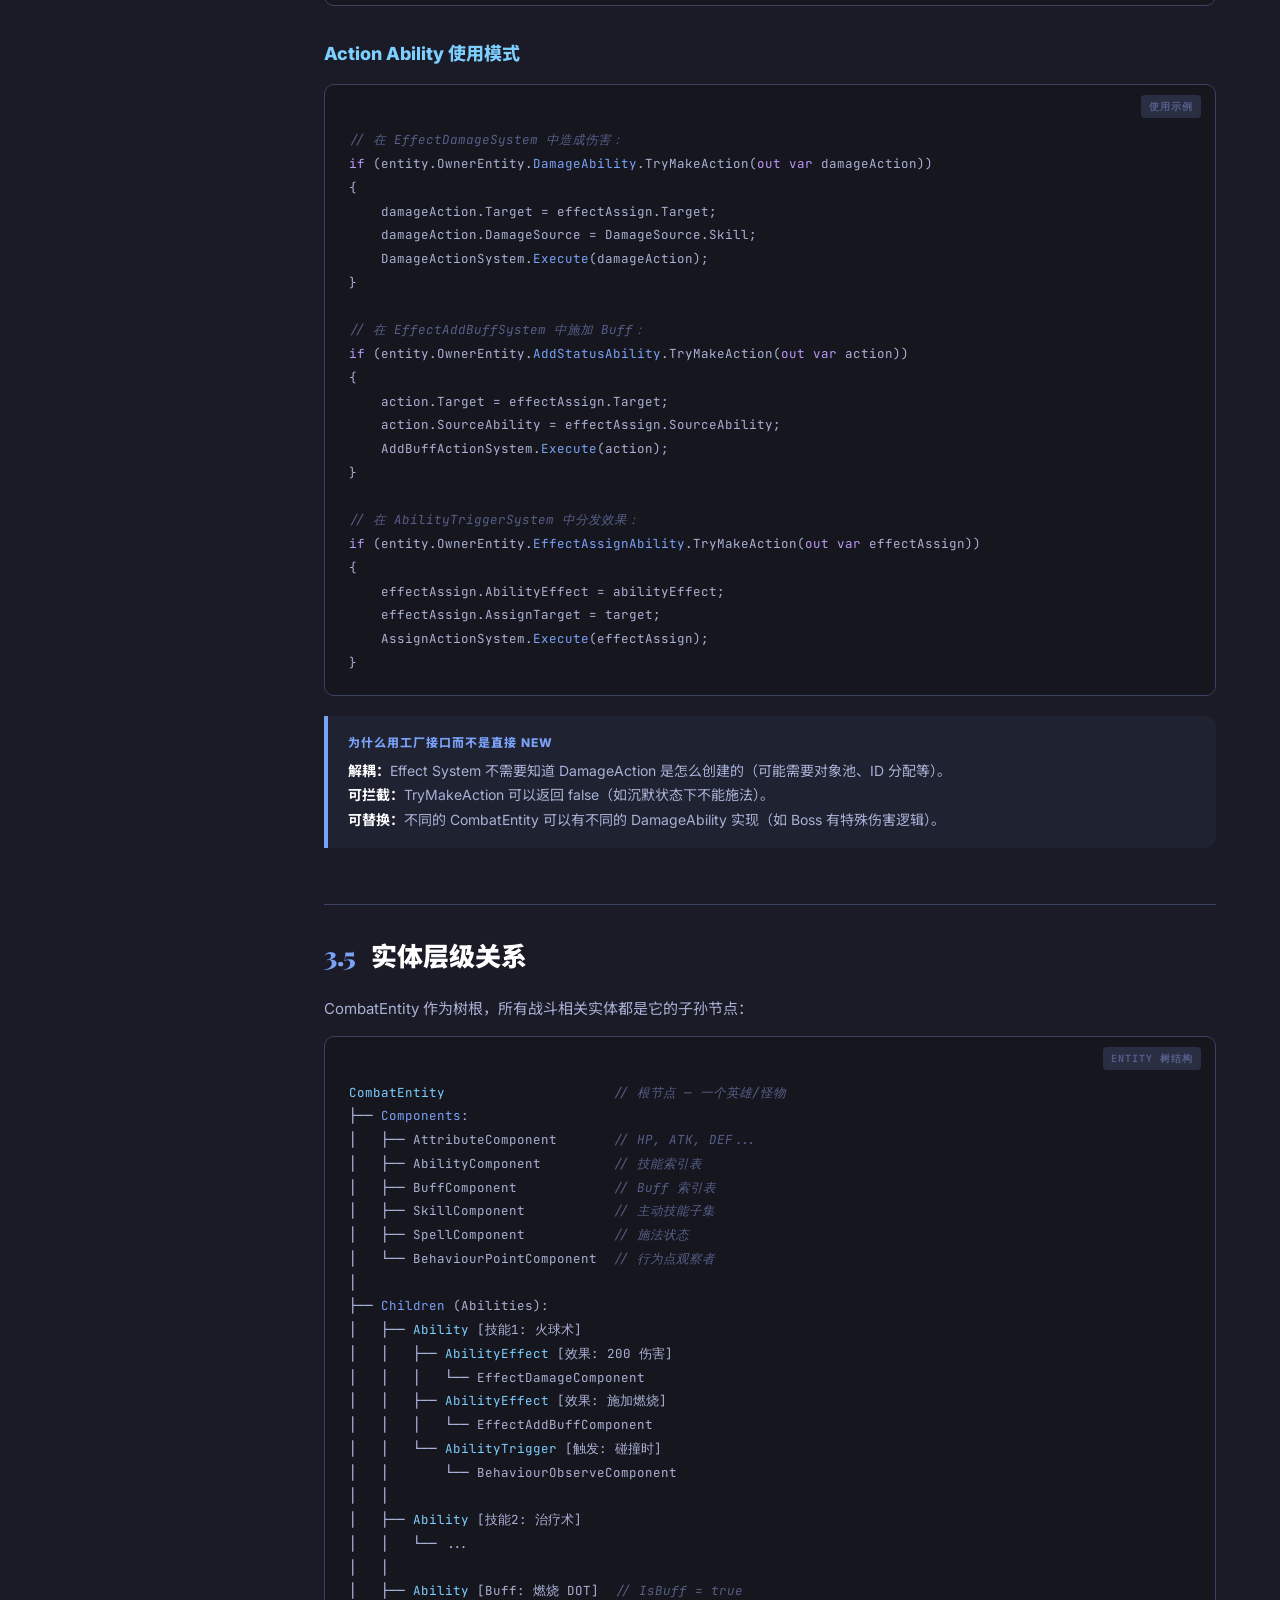
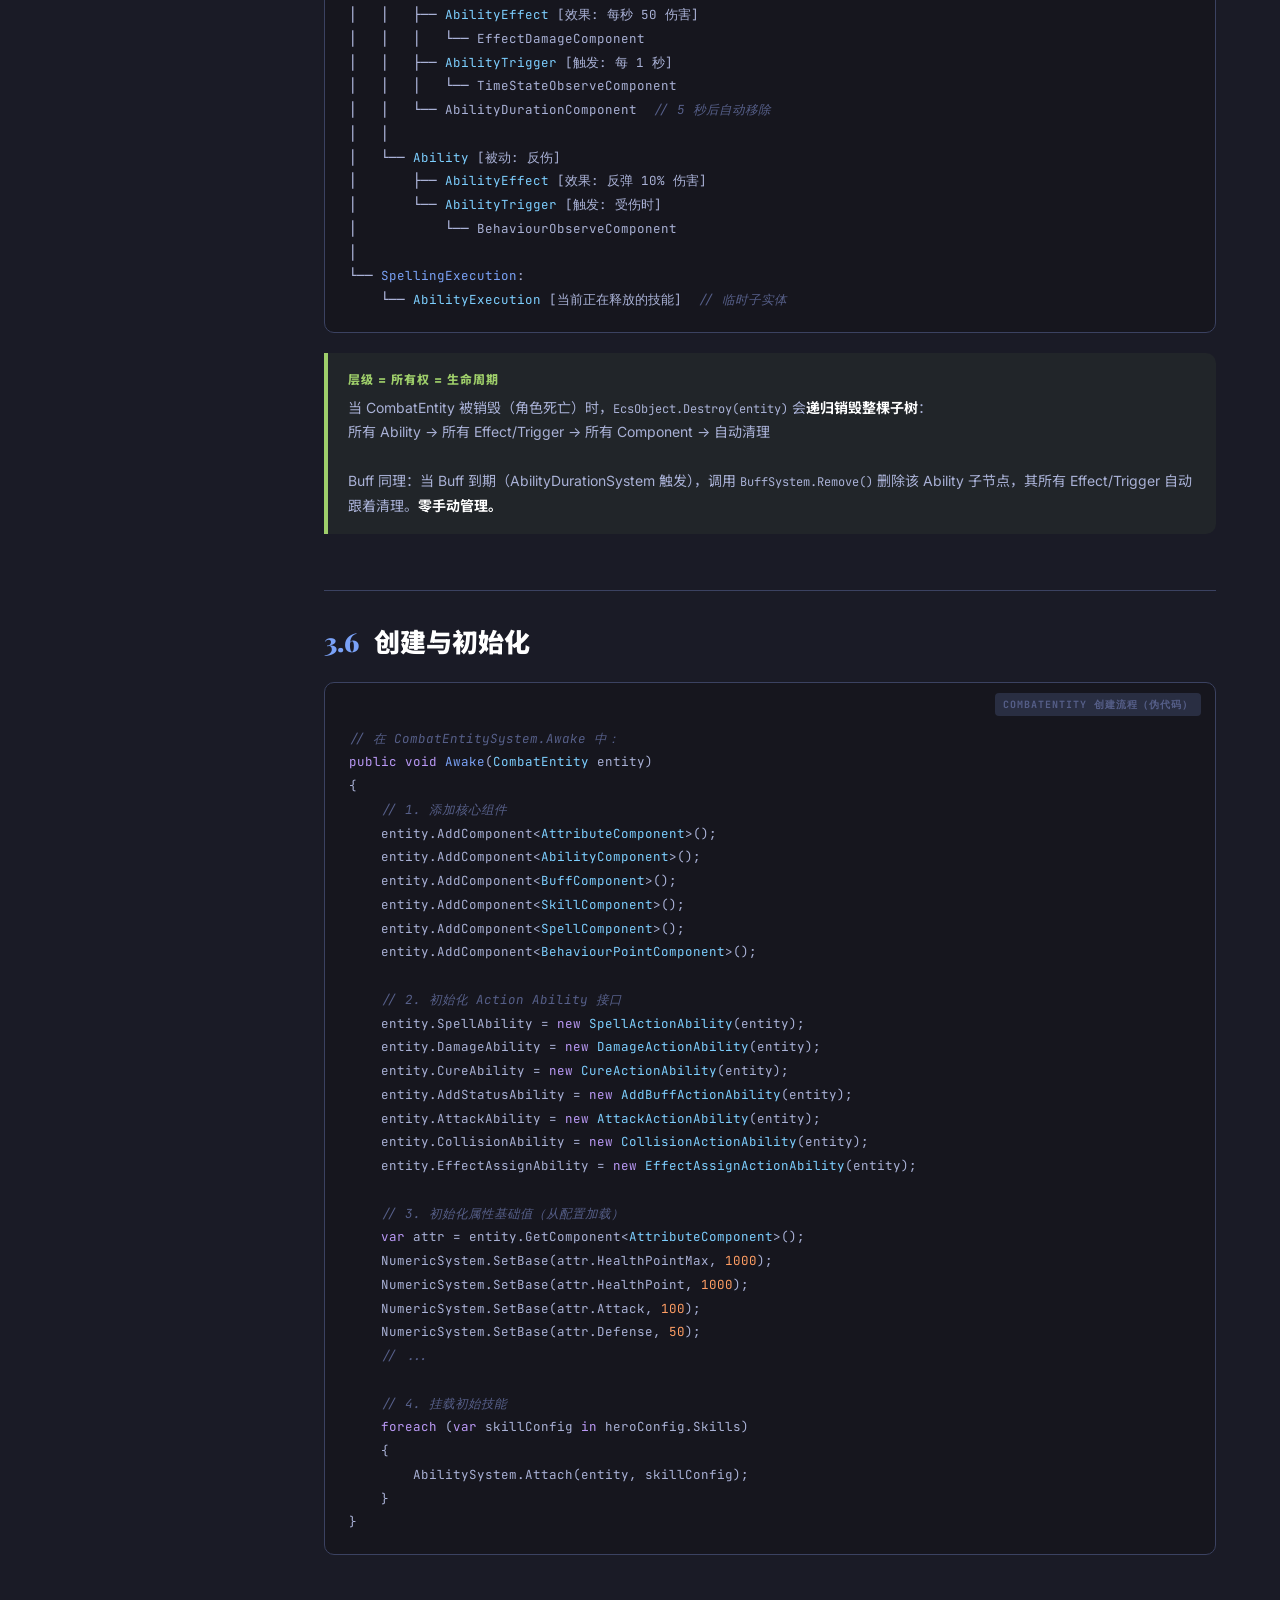
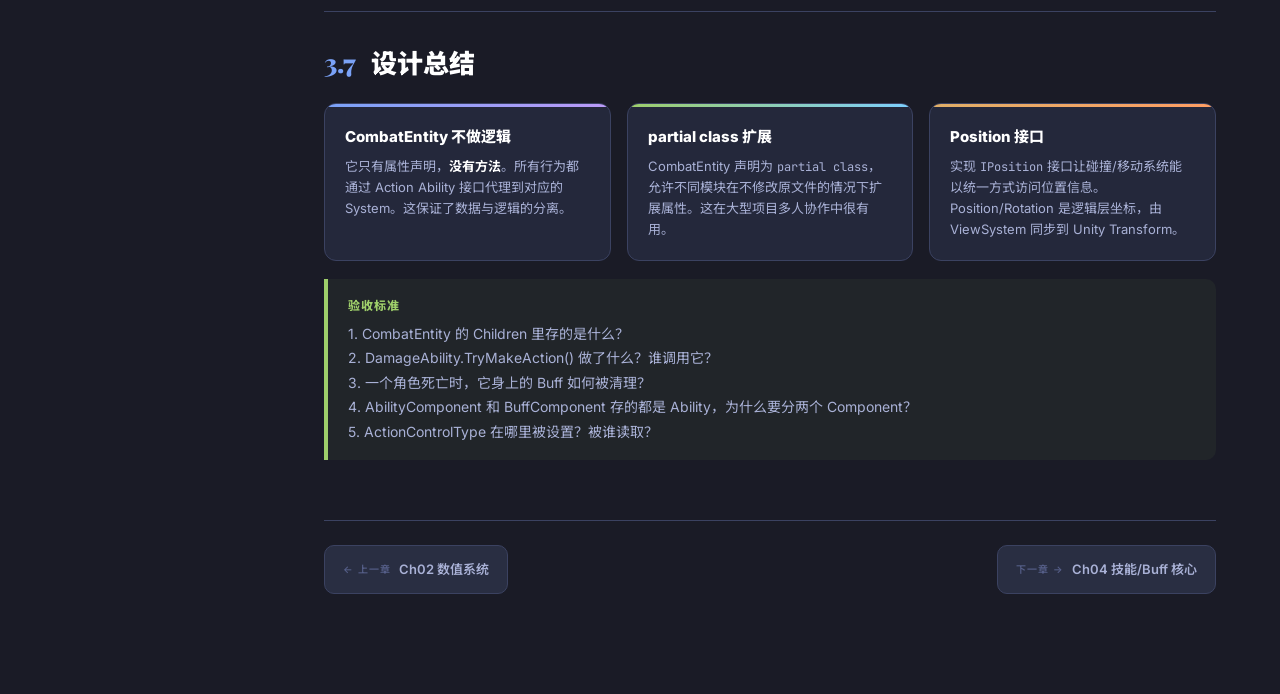
<file: docs/ch03-combat-entity.html>
<!DOCTYPE html>
<html lang="zh-CN">
<head>
<meta charset="UTF-8">
<meta name="viewport" content="width=device-width, initial-scale=1">
<title>Ch03 — CombatEntity 战斗实体 | EGamePlay</title>
<link href="https://fonts.googleapis.com/css2?family=Inter:wght@400;600;800;900&family=Noto+Sans+SC:wght@400;600;700;900&family=JetBrains+Mono:wght@400;600&family=Playfair+Display:wght@900&display=swap" rel="stylesheet">
<link rel="stylesheet" href="style.css">
</head>
<body>
<div class="grid-bg"></div>
<div class="doc-layout">

<nav class="doc-sidebar">
  <div class="nav-brand"><a href="index.html">EGamePlay</a></div>
  <div class="nav-section">Chapters</div>
  <ul class="nav-list">
    <li><a href="ch01-ecsnode.html"><span class="ch-num">01</span> EcsNode 框架底座</a></li>
    <li><a href="ch02-numeric.html"><span class="ch-num">02</span> 数值系统</a></li>
    <li><a class="active" href="ch03-combat-entity.html"><span class="ch-num">03</span> 战斗实体</a></li>
    <li><a href="ch04-ability.html"><span class="ch-num">04</span> 技能/Buff 核心</a></li>
    <li><a href="ch05-effect.html"><span class="ch-num">05</span> 效果系统</a></li>
    <li><a href="ch06-trigger.html"><span class="ch-num">06</span> 触发系统</a></li>
    <li><a href="ch07-execution.html"><span class="ch-num">07</span> 执行时间轴</a></li>
    <li><a href="ch08-action.html"><span class="ch-num">08</span> 行动系统</a></li>
    <li><a href="ch09-config.html"><span class="ch-num">09</span> 配置管线</a></li>
  </ul>
  <div class="nav-section" style="margin-top:24px">本章目录</div>
  <ul class="nav-list">
    <li><a href="#overview">概述</a></li>
    <li><a href="#source">完整源码</a></li>
    <li><a href="#components">挂载组件</a></li>
    <li><a href="#actions">Action Ability 接口</a></li>
    <li><a href="#hierarchy">实体层级关系</a></li>
    <li><a href="#lifecycle">生命周期</a></li>
    <li><a href="#summary">设计总结</a></li>
  </ul>
</nav>

<main class="doc-main">
<div class="ch-header">
  <div class="ch-kicker">Chapter 03</div>
  <h1>CombatEntity — <span class="accent">战斗实体</span></h1>
  <p class="ch-subtitle">战斗中每个参与者（英雄、怪物、召唤物）的根实体。它本身不包含逻辑，只是组件的挂载点和子实体（Ability）的容器。理解 CombatEntity 的组成是理解整个技能释放链路的前提。</p>
</div>

<h2 id="overview"><span class="num">3.1</span> 概述</h2>

<div class="callout">
  <div class="callout-title">核心定位</div>
  CombatEntity = <strong>数据容器 + 能力入口</strong>。<br>
  • 作为容器：挂载 AttributeComponent（属性）、AbilityComponent（技能列表）、BuffComponent（Buff 列表）等<br>
  • 作为入口：持有 SpellAbility、DamageAbility 等 Action Ability 接口，是触发任何战斗行为的唯一入口<br>
  • 作为父节点：所有 Ability（技能/Buff）都是 CombatEntity 的子 Entity
</div>

<h2 id="source"><span class="num">3.2</span> 完整源码</h2>

<pre class="code"><span class="file-tag">CombatEntity.cs</span>
<span class="kw">using</span> System;
<span class="kw">using</span> System.Collections.Generic;
<span class="kw">using</span> UnityEngine;
<span class="kw">using</span> ECS;
<span class="kw">using</span> GameUtils;

<span class="kw">namespace</span> EGamePlay.Combat
{
    <span class="kw">public interface</span> <span class="tp">IPosition</span>
    {
        <span class="tp">Vector3</span> Position { <span class="kw">get</span>; <span class="kw">set</span>; }
        <span class="tp">float</span> Rotation { <span class="kw">get</span>; <span class="kw">set</span>; }
    }

    <span class="cm">/// 战斗实体 — 所有战斗参与者的根实体</span>
    <span class="kw">public partial class</span> <span class="tp">CombatEntity</span> : <span class="tp">EcsEntity</span>, <span class="tp">IPosition</span>
    {
        <span class="cm">// ═══════════ 基础属性 ═══════════</span>
        <span class="kw">public</span> <span class="tp">object</span> <span class="fn">Actor</span> { <span class="kw">get</span>; <span class="kw">set</span>; }           <span class="cm">// 关联的表现层对象</span>
        <span class="kw">public</span> <span class="tp">Vector3</span> <span class="fn">Position</span> { <span class="kw">get</span>; <span class="kw">set</span>; }       <span class="cm">// 世界坐标</span>
        <span class="kw">public</span> <span class="tp">float</span> <span class="fn">Rotation</span> { <span class="kw">get</span>; <span class="kw">set</span>; }         <span class="cm">// 朝向角度</span>
        <span class="kw">public</span> <span class="tp">bool</span> <span class="fn">IsHero</span> { <span class="kw">get</span>; <span class="kw">set</span>; }            <span class="cm">// 英雄 vs 怪物标识</span>

        <span class="cm">// ═══════════ 行动禁制状态 ═══════════</span>
        <span class="kw">public</span> <span class="tp">ActionControlType</span> <span class="fn">ActionControlType</span> { <span class="kw">get</span>; <span class="kw">set</span>; }
        <span class="cm">// 标记当前受到的控制效果（眩晕/沉默/定身等）</span>

        <span class="cm">// ═══════════ Action Ability 接口 ═══════════</span>
        <span class="cm">// 每种战斗行为对应一个 Ability 工厂</span>
        <span class="kw">public</span> <span class="tp">IActionAbility</span> <span class="fn">SpellAbility</span> { <span class="kw">get</span>; <span class="kw">set</span>; }         <span class="cm">// 施法</span>
        <span class="kw">public</span> <span class="tp">IActionAbility</span> <span class="fn">DamageAbility</span> { <span class="kw">get</span>; <span class="kw">set</span>; }        <span class="cm">// 造成伤害</span>
        <span class="kw">public</span> <span class="tp">IActionAbility</span> <span class="fn">CureAbility</span> { <span class="kw">get</span>; <span class="kw">set</span>; }          <span class="cm">// 治疗</span>
        <span class="kw">public</span> <span class="tp">IActionAbility</span> <span class="fn">AddStatusAbility</span> { <span class="kw">get</span>; <span class="kw">set</span>; }     <span class="cm">// 施加状态</span>
        <span class="kw">public</span> <span class="tp">IActionAbility</span> <span class="fn">AttackAbility</span> { <span class="kw">get</span>; <span class="kw">set</span>; }        <span class="cm">// 普通攻击</span>
        <span class="kw">public</span> <span class="tp">IActionAbility</span> <span class="fn">CollisionAbility</span> { <span class="kw">get</span>; <span class="kw">set</span>; }     <span class="cm">// 碰撞处理</span>
        <span class="kw">public</span> <span class="tp">IActionAbility</span> <span class="fn">EffectAssignAbility</span> { <span class="kw">get</span>; <span class="kw">set</span>; }  <span class="cm">// 效果分发</span>

        <span class="cm">// ═══════════ 当前执行体 ═══════════</span>
        <span class="kw">public</span> <span class="tp">AbilityExecution</span> <span class="fn">SpellingExecution</span> { <span class="kw">get</span>; <span class="kw">set</span>; }
        <span class="cm">// 当前正在执行的技能（用于判断是否正在施法、可否被打断）</span>
    }
}
</pre>

<h2 id="components"><span class="num">3.3</span> 挂载组件详解</h2>

<table class="data">
  <thead><tr><th>Component</th><th>职责</th><th>关键数据</th><th>创建时机</th></tr></thead>
  <tbody>
    <tr>
      <td><code>AttributeComponent</code></td>
      <td>属性面板</td>
      <td>HP、ATK、DEF、暴击率等 FloatNumeric 实例</td>
      <td>CombatEntity 创建时</td>
    </tr>
    <tr>
      <td><code>AbilityComponent</code></td>
      <td>技能库</td>
      <td><code>Dictionary&lt;long, Ability&gt; IdAbilities</code></td>
      <td>CombatEntity 创建时</td>
    </tr>
    <tr>
      <td><code>BuffComponent</code></td>
      <td>Buff 库</td>
      <td>按类型分组的活跃 Buff 列表</td>
      <td>CombatEntity 创建时</td>
    </tr>
    <tr>
      <td><code>SkillComponent</code></td>
      <td>主动技能</td>
      <td>可施放技能的子集合</td>
      <td>CombatEntity 创建时</td>
    </tr>
    <tr>
      <td><code>SpellComponent</code></td>
      <td>施法管理</td>
      <td>施法目标、方向、当前施法状态</td>
      <td>CombatEntity 创建时</td>
    </tr>
    <tr>
      <td><code>BehaviourPointComponent</code></td>
      <td>行为点系统</td>
      <td>行动点观察者列表（Trigger 订阅点）</td>
      <td>CombatEntity 创建时</td>
    </tr>
    <tr>
      <td><code>ActionAbilityComponent</code></td>
      <td>Action 工厂注册</td>
      <td>持有各 ActionAbility 的具体实现</td>
      <td>CombatEntity 创建时</td>
    </tr>
  </tbody>
</table>

<pre class="code"><span class="file-tag">关键组件源码</span>
<span class="cm">// AbilityComponent — 技能库</span>
<span class="kw">public class</span> <span class="tp">AbilityComponent</span> : <span class="tp">EcsComponent</span>
{
    <span class="kw">public</span> <span class="tp">Dictionary</span>&lt;<span class="tp">long</span>, <span class="tp">Ability</span>&gt; <span class="fn">IdAbilities</span> { <span class="kw">get</span>; }
        = <span class="kw">new</span> <span class="tp">Dictionary</span>&lt;<span class="tp">long</span>, <span class="tp">Ability</span>&gt;();
}

<span class="cm">// BuffComponent — Buff 库</span>
<span class="kw">public class</span> <span class="tp">BuffComponent</span> : <span class="tp">EcsComponent</span>
{
    <span class="cm">// Buff 本质是 IsBuff=true 的 Ability，存储在这里便于快速查询</span>
}

<span class="cm">// ActionAbilityComponent — Action 工厂注册</span>
<span class="kw">public class</span> <span class="tp">ActionAbilityComponent</span> : <span class="tp">EcsComponent</span>
{
    <span class="cm">// 持有 IActionAbility 的具体实现实例</span>
}
</pre>

<h2 id="actions"><span class="num">3.4</span> Action Ability 接口</h2>

<p>CombatEntity 通过 Action Ability 接口发起战斗行为。接口只有一个方法：<code>TryMakeAction</code> — 尝试创建一个 Action 实体。</p>

<pre class="code"><span class="file-tag">IActionAbility.cs</span>
<span class="kw">namespace</span> EGamePlay.Combat
{
    <span class="cm">/// Action 能力接口 — 工厂模式</span>
    <span class="kw">public interface</span> <span class="tp">IActionAbility</span>
    {
        <span class="cm">/// 尝试创建一个 Action 实体</span>
        <span class="cm">/// 返回 true 表示成功创建，out 参数为新的 Action</span>
        <span class="kw">bool</span> <span class="fn">TryMakeAction</span>(<span class="kw">out</span> <span class="tp">IActionExecute</span> action);
    }
}
</pre>

<h3>Action Ability 使用模式</h3>
<pre class="code"><span class="file-tag">使用示例</span>
<span class="cm">// 在 EffectDamageSystem 中造成伤害：</span>
<span class="kw">if</span> (entity.OwnerEntity.<span class="fn">DamageAbility</span>.TryMakeAction(<span class="kw">out var</span> damageAction))
{
    damageAction.Target = effectAssign.Target;
    damageAction.DamageSource = DamageSource.Skill;
    DamageActionSystem.<span class="fn">Execute</span>(damageAction);
}

<span class="cm">// 在 EffectAddBuffSystem 中施加 Buff：</span>
<span class="kw">if</span> (entity.OwnerEntity.<span class="fn">AddStatusAbility</span>.TryMakeAction(<span class="kw">out var</span> action))
{
    action.Target = effectAssign.Target;
    action.SourceAbility = effectAssign.SourceAbility;
    AddBuffActionSystem.<span class="fn">Execute</span>(action);
}

<span class="cm">// 在 AbilityTriggerSystem 中分发效果：</span>
<span class="kw">if</span> (entity.OwnerEntity.<span class="fn">EffectAssignAbility</span>.TryMakeAction(<span class="kw">out var</span> effectAssign))
{
    effectAssign.AbilityEffect = abilityEffect;
    effectAssign.AssignTarget = target;
    AssignActionSystem.<span class="fn">Execute</span>(effectAssign);
}
</pre>

<div class="callout">
  <div class="callout-title">为什么用工厂接口而不是直接 new</div>
  <strong>解耦：</strong>Effect System 不需要知道 DamageAction 是怎么创建的（可能需要对象池、ID 分配等）。<br>
  <strong>可拦截：</strong>TryMakeAction 可以返回 false（如沉默状态下不能施法）。<br>
  <strong>可替换：</strong>不同的 CombatEntity 可以有不同的 DamageAbility 实现（如 Boss 有特殊伤害逻辑）。
</div>

<h2 id="hierarchy"><span class="num">3.5</span> 实体层级关系</h2>

<p>CombatEntity 作为树根，所有战斗相关实体都是它的子孙节点：</p>

<pre class="code"><span class="file-tag">Entity 树结构</span>
<span class="tp">CombatEntity</span>                     <span class="cm">// 根节点 — 一个英雄/怪物</span>
├── <span class="fn">Components</span>:
│   ├── AttributeComponent       <span class="cm">// HP, ATK, DEF...</span>
│   ├── AbilityComponent         <span class="cm">// 技能索引表</span>
│   ├── BuffComponent            <span class="cm">// Buff 索引表</span>
│   ├── SkillComponent           <span class="cm">// 主动技能子集</span>
│   ├── SpellComponent           <span class="cm">// 施法状态</span>
│   └── BehaviourPointComponent  <span class="cm">// 行为点观察者</span>
│
├── <span class="fn">Children</span> (Abilities):
│   ├── <span class="tp">Ability</span> [技能1: 火球术]
│   │   ├── <span class="tp">AbilityEffect</span> [效果: 200 伤害]
│   │   │   └── EffectDamageComponent
│   │   ├── <span class="tp">AbilityEffect</span> [效果: 施加燃烧]
│   │   │   └── EffectAddBuffComponent
│   │   └── <span class="tp">AbilityTrigger</span> [触发: 碰撞时]
│   │       └── BehaviourObserveComponent
│   │
│   ├── <span class="tp">Ability</span> [技能2: 治疗术]
│   │   └── ...
│   │
│   ├── <span class="tp">Ability</span> [Buff: 燃烧 DOT]  <span class="cm">// IsBuff = true</span>
│   │   ├── <span class="tp">AbilityEffect</span> [效果: 每秒 50 伤害]
│   │   │   └── EffectDamageComponent
│   │   ├── <span class="tp">AbilityTrigger</span> [触发: 每 1 秒]
│   │   │   └── TimeStateObserveComponent
│   │   └── AbilityDurationComponent  <span class="cm">// 5 秒后自动移除</span>
│   │
│   └── <span class="tp">Ability</span> [被动: 反伤]
│       ├── <span class="tp">AbilityEffect</span> [效果: 反弹 10% 伤害]
│       └── <span class="tp">AbilityTrigger</span> [触发: 受伤时]
│           └── BehaviourObserveComponent
│
└── <span class="fn">SpellingExecution</span>:
    └── <span class="tp">AbilityExecution</span> [当前正在释放的技能]  <span class="cm">// 临时子实体</span>
</pre>

<div class="callout good">
  <div class="callout-title">层级 = 所有权 = 生命周期</div>
  当 CombatEntity 被销毁（角色死亡）时，<code>EcsObject.Destroy(entity)</code> 会<strong>递归销毁整棵子树</strong>：<br>
  所有 Ability → 所有 Effect/Trigger → 所有 Component → 自动清理<br><br>
  Buff 同理：当 Buff 到期（AbilityDurationSystem 触发），调用 <code>BuffSystem.Remove()</code> 删除该 Ability 子节点，其所有 Effect/Trigger 自动跟着清理。<strong>零手动管理。</strong>
</div>

<h2 id="lifecycle"><span class="num">3.6</span> 创建与初始化</h2>

<pre class="code"><span class="file-tag">CombatEntity 创建流程（伪代码）</span>
<span class="cm">// 在 CombatEntitySystem.Awake 中：</span>
<span class="kw">public void</span> <span class="fn">Awake</span>(<span class="tp">CombatEntity</span> entity)
{
    <span class="cm">// 1. 添加核心组件</span>
    entity.AddComponent&lt;<span class="tp">AttributeComponent</span>&gt;();
    entity.AddComponent&lt;<span class="tp">AbilityComponent</span>&gt;();
    entity.AddComponent&lt;<span class="tp">BuffComponent</span>&gt;();
    entity.AddComponent&lt;<span class="tp">SkillComponent</span>&gt;();
    entity.AddComponent&lt;<span class="tp">SpellComponent</span>&gt;();
    entity.AddComponent&lt;<span class="tp">BehaviourPointComponent</span>&gt;();

    <span class="cm">// 2. 初始化 Action Ability 接口</span>
    entity.SpellAbility = <span class="kw">new</span> <span class="tp">SpellActionAbility</span>(entity);
    entity.DamageAbility = <span class="kw">new</span> <span class="tp">DamageActionAbility</span>(entity);
    entity.CureAbility = <span class="kw">new</span> <span class="tp">CureActionAbility</span>(entity);
    entity.AddStatusAbility = <span class="kw">new</span> <span class="tp">AddBuffActionAbility</span>(entity);
    entity.AttackAbility = <span class="kw">new</span> <span class="tp">AttackActionAbility</span>(entity);
    entity.CollisionAbility = <span class="kw">new</span> <span class="tp">CollisionActionAbility</span>(entity);
    entity.EffectAssignAbility = <span class="kw">new</span> <span class="tp">EffectAssignActionAbility</span>(entity);

    <span class="cm">// 3. 初始化属性基础值（从配置加载）</span>
    <span class="kw">var</span> attr = entity.GetComponent&lt;<span class="tp">AttributeComponent</span>&gt;();
    NumericSystem.SetBase(attr.HealthPointMax, <span class="nm">1000</span>);
    NumericSystem.SetBase(attr.HealthPoint, <span class="nm">1000</span>);
    NumericSystem.SetBase(attr.Attack, <span class="nm">100</span>);
    NumericSystem.SetBase(attr.Defense, <span class="nm">50</span>);
    <span class="cm">// ...</span>

    <span class="cm">// 4. 挂载初始技能</span>
    <span class="kw">foreach</span> (<span class="kw">var</span> skillConfig <span class="kw">in</span> heroConfig.Skills)
    {
        AbilitySystem.Attach(entity, skillConfig);
    }
}
</pre>

<h2 id="summary"><span class="num">3.7</span> 设计总结</h2>

<div class="card-grid">
  <div class="card">
    <div class="card-title">CombatEntity 不做逻辑</div>
    <div class="card-body">它只有属性声明，<strong>没有方法</strong>。所有行为都通过 Action Ability 接口代理到对应的 System。这保证了数据与逻辑的分离。</div>
  </div>
  <div class="card green">
    <div class="card-title">partial class 扩展</div>
    <div class="card-body">CombatEntity 声明为 <code>partial class</code>，允许不同模块在不修改原文件的情况下扩展属性。这在大型项目多人协作中很有用。</div>
  </div>
  <div class="card warn">
    <div class="card-title">Position 接口</div>
    <div class="card-body">实现 <code>IPosition</code> 接口让碰撞/移动系统能以统一方式访问位置信息。Position/Rotation 是逻辑层坐标，由 ViewSystem 同步到 Unity Transform。</div>
  </div>
</div>

<div class="callout good">
  <div class="callout-title">验收标准</div>
  1. CombatEntity 的 Children 里存的是什么？<br>
  2. DamageAbility.TryMakeAction() 做了什么？谁调用它？<br>
  3. 一个角色死亡时，它身上的 Buff 如何被清理？<br>
  4. AbilityComponent 和 BuffComponent 存的都是 Ability，为什么要分两个 Component？<br>
  5. ActionControlType 在哪里被设置？被谁读取？
</div>

<div class="ch-nav">
  <a href="ch02-numeric.html">
    <span class="dir">← 上一章</span>
    Ch02 数值系统
  </a>
  <a href="ch04-ability.html">
    <span class="dir">下一章 →</span>
    Ch04 技能/Buff 核心
  </a>
</div>

</main>
</div>
</body>
</html>
</file>
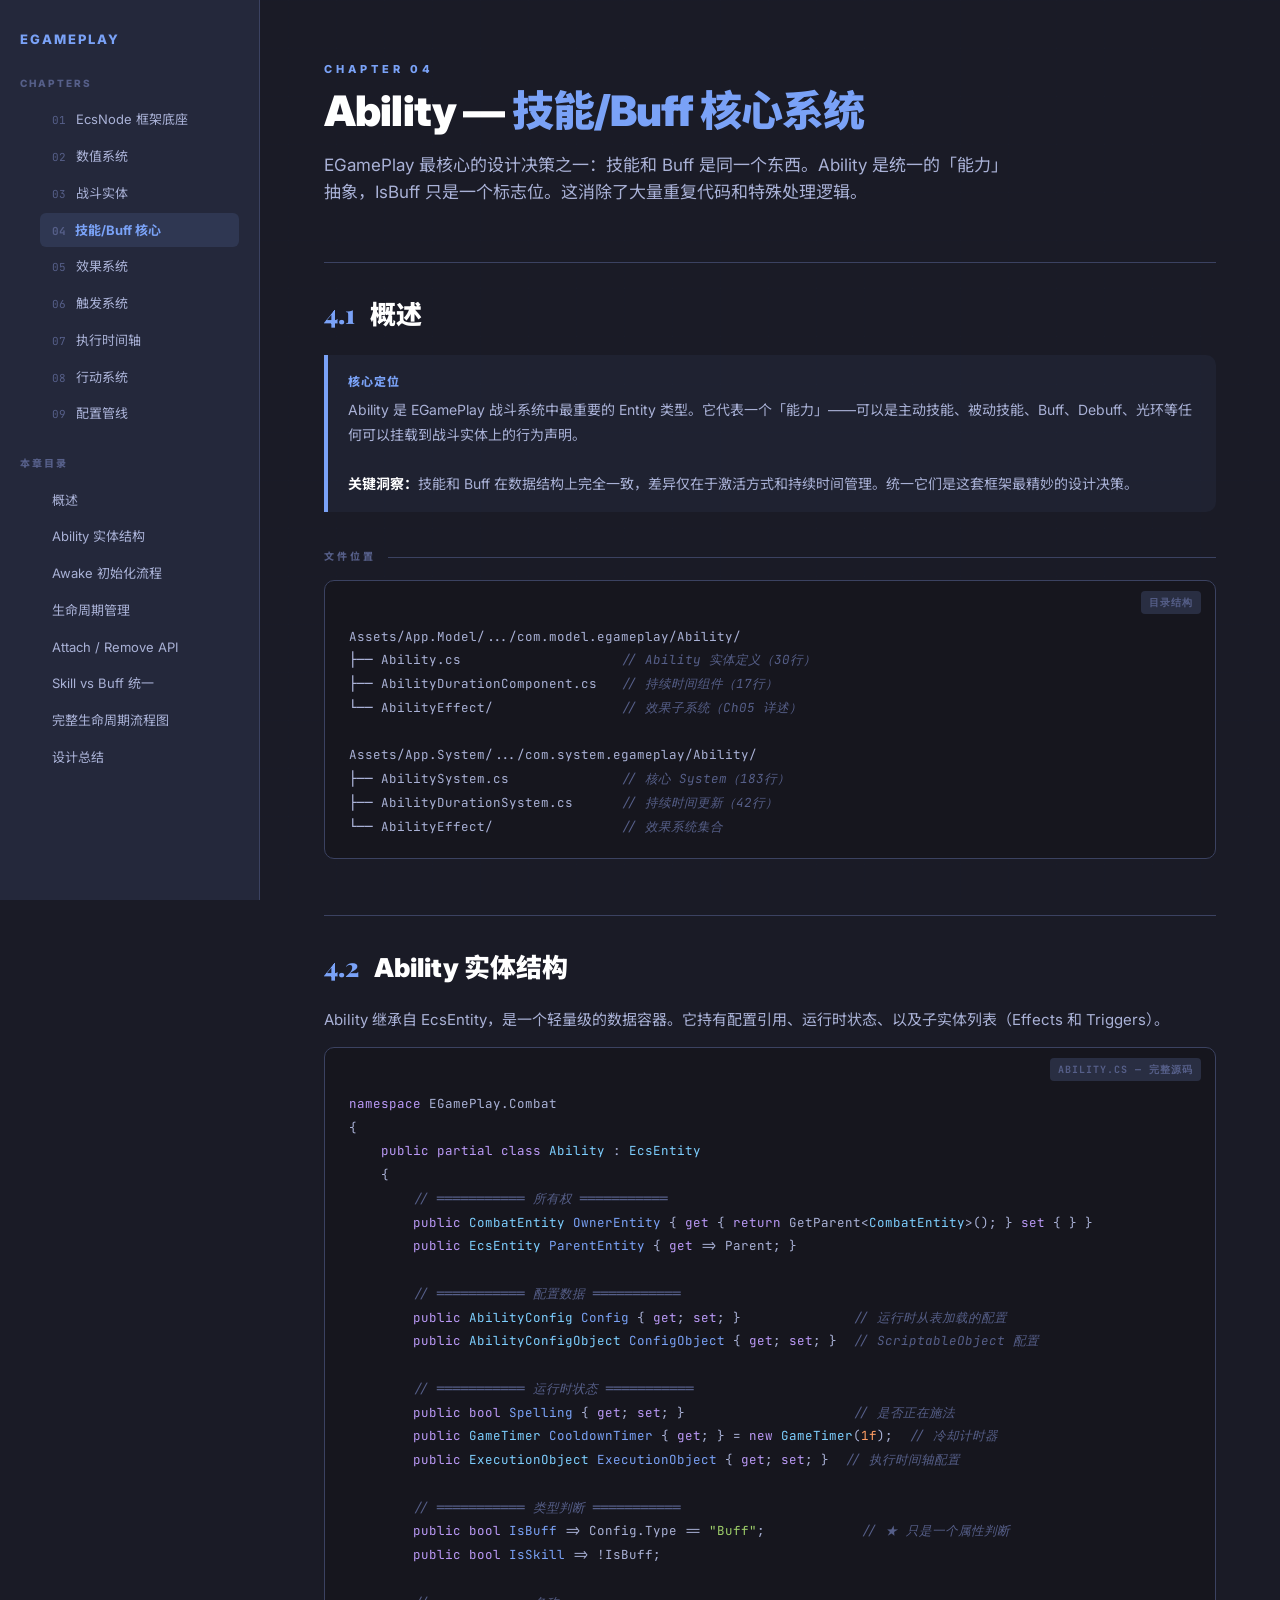
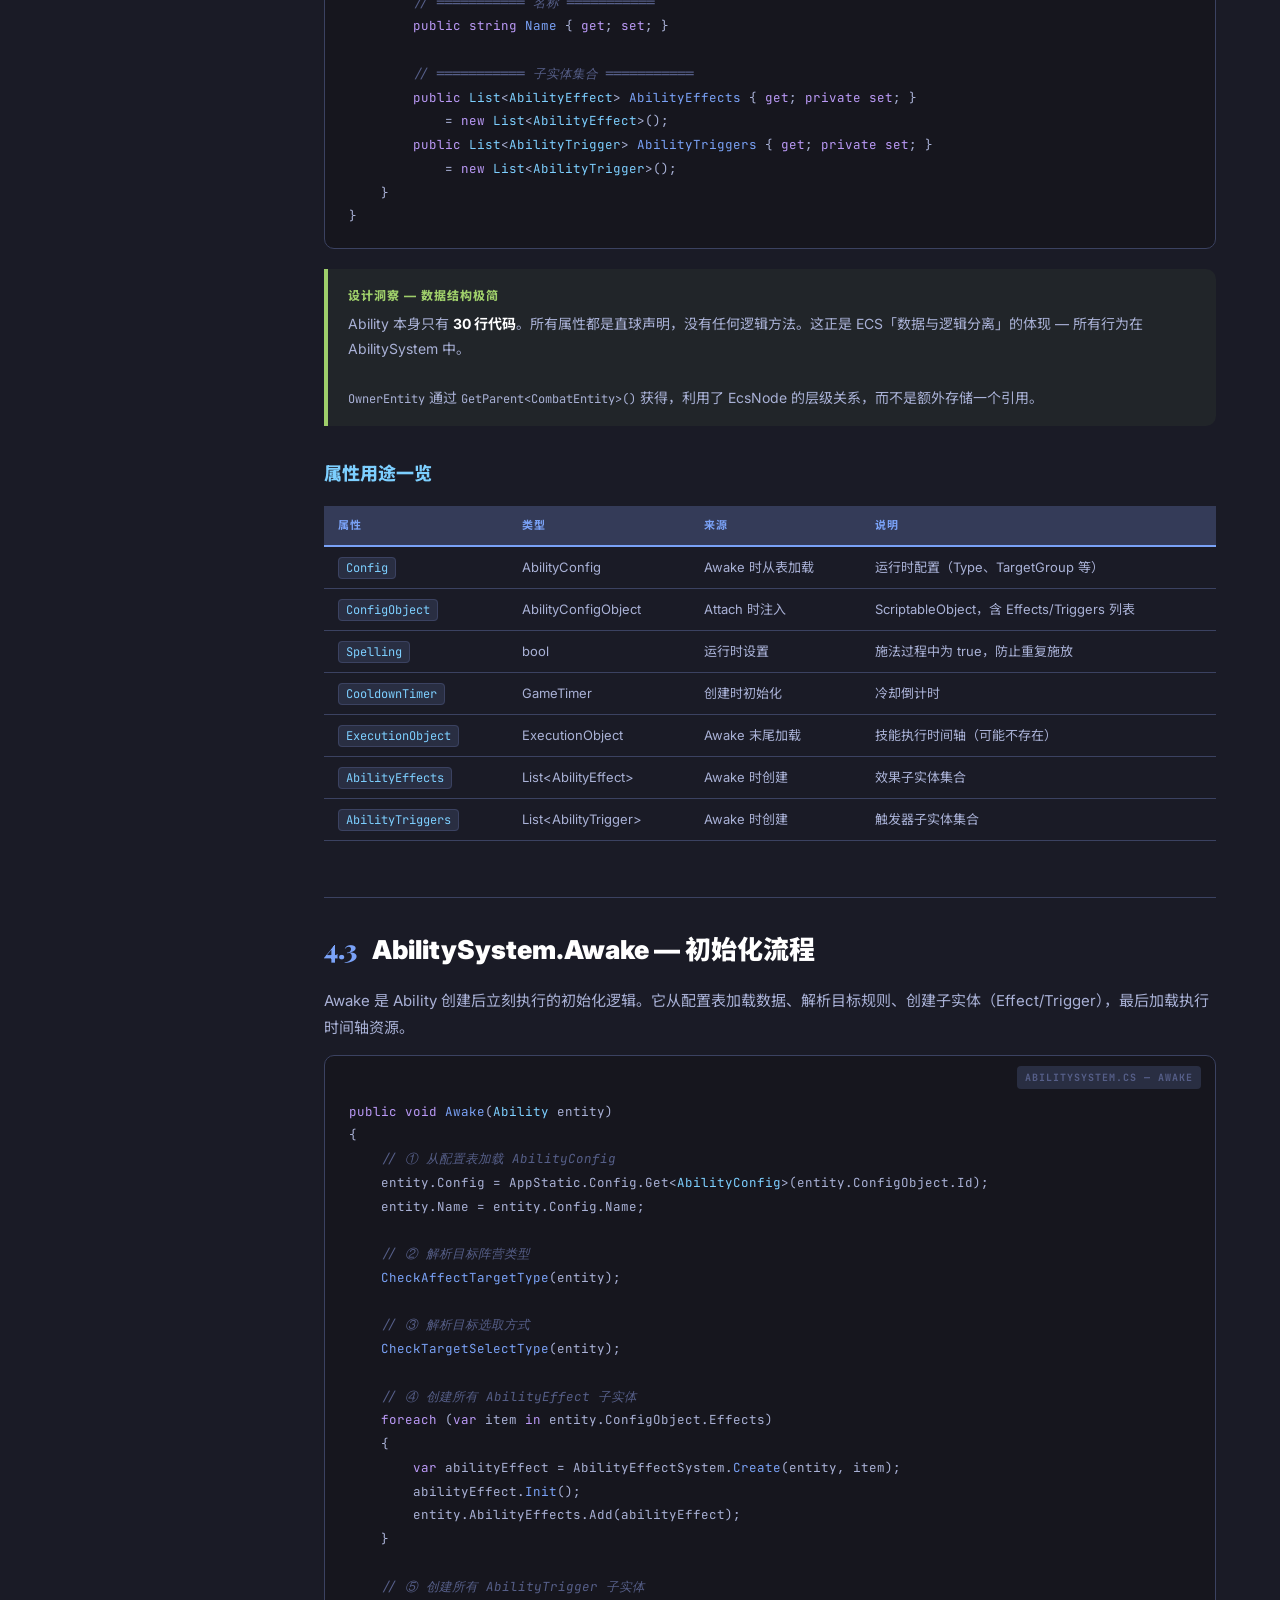
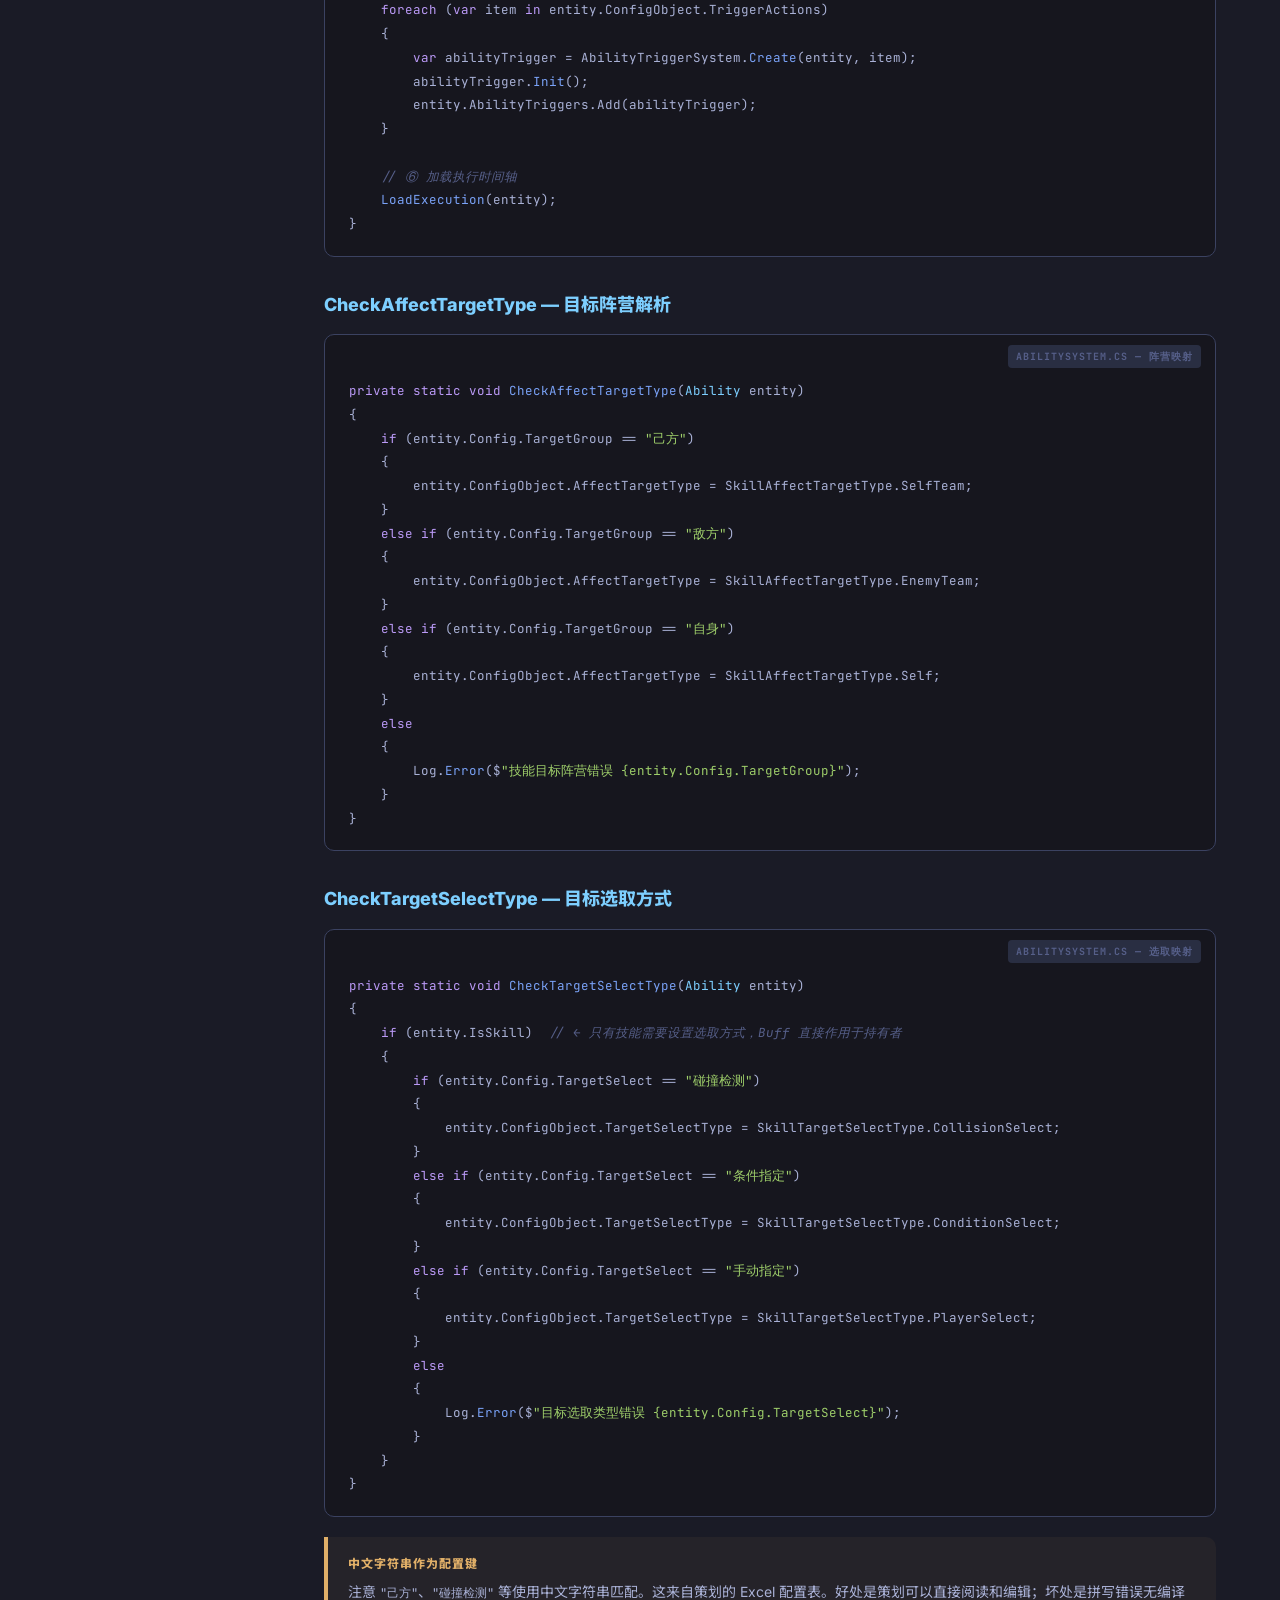
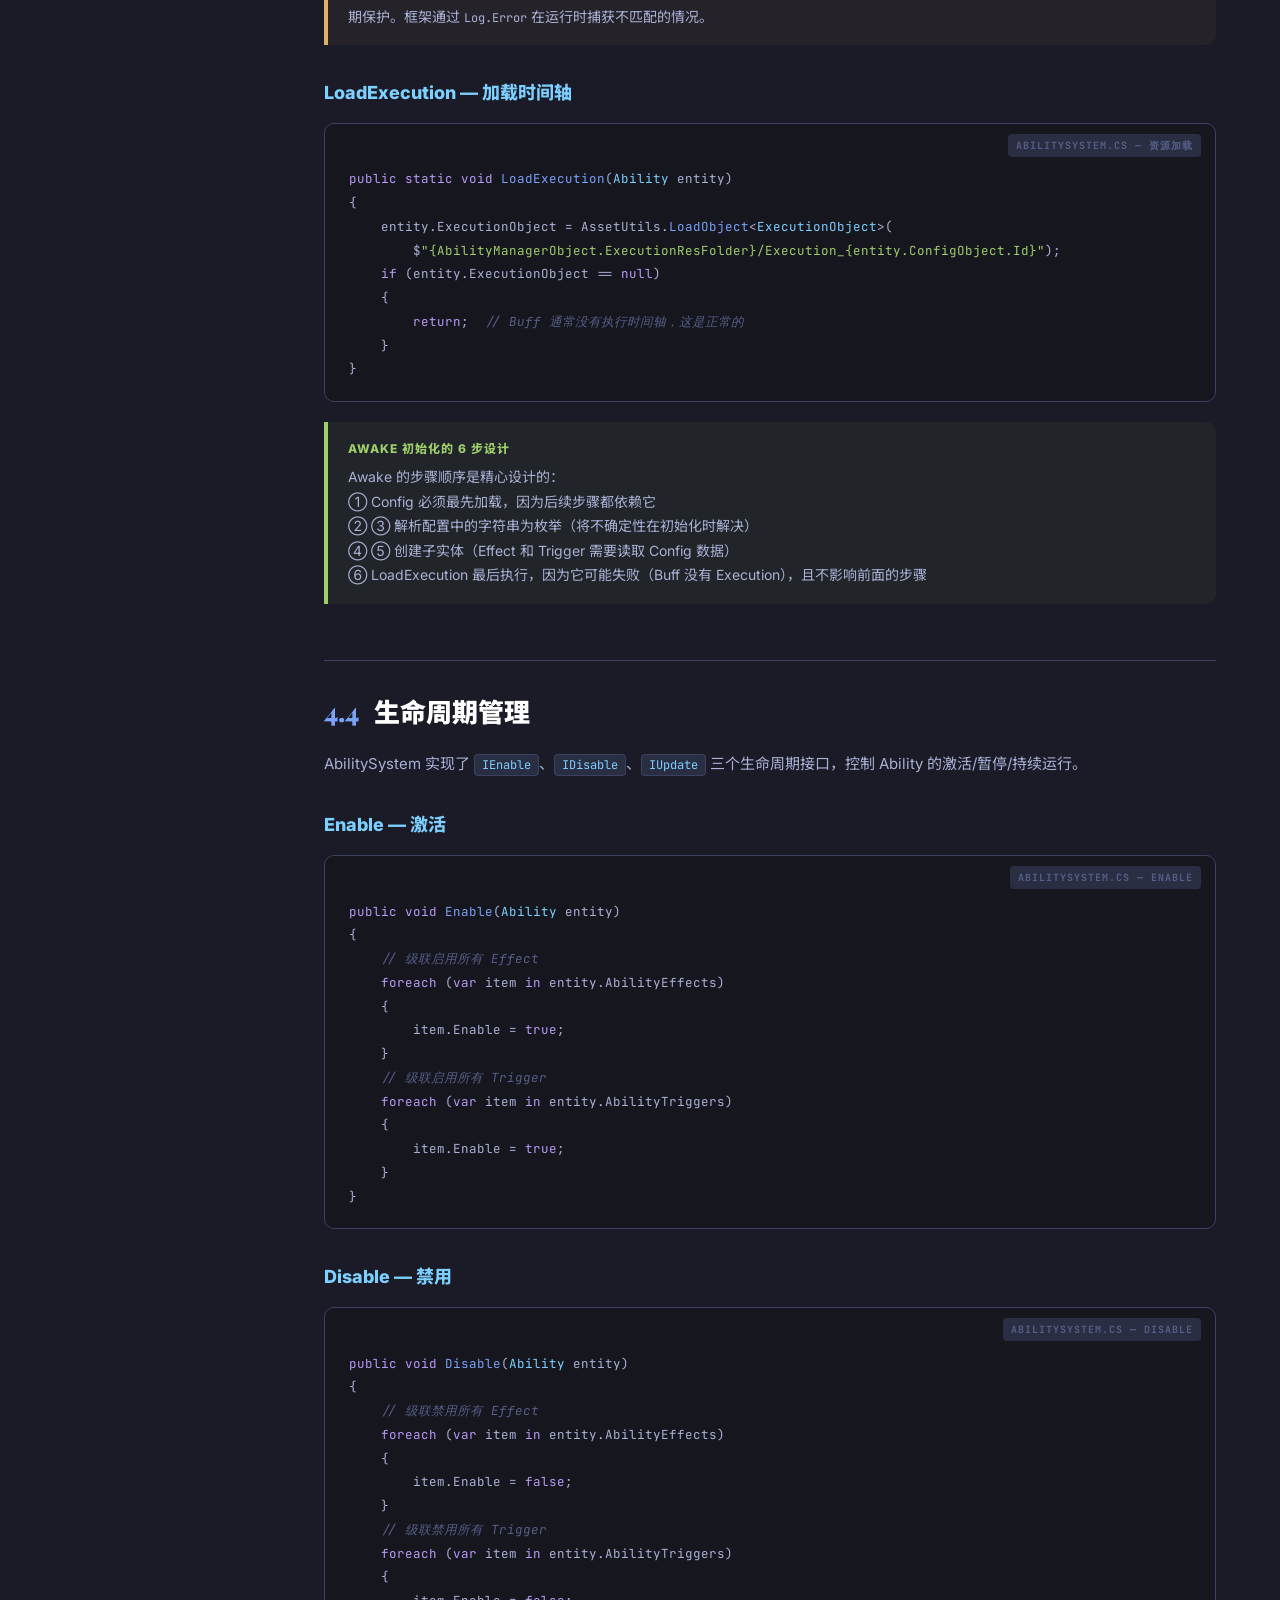
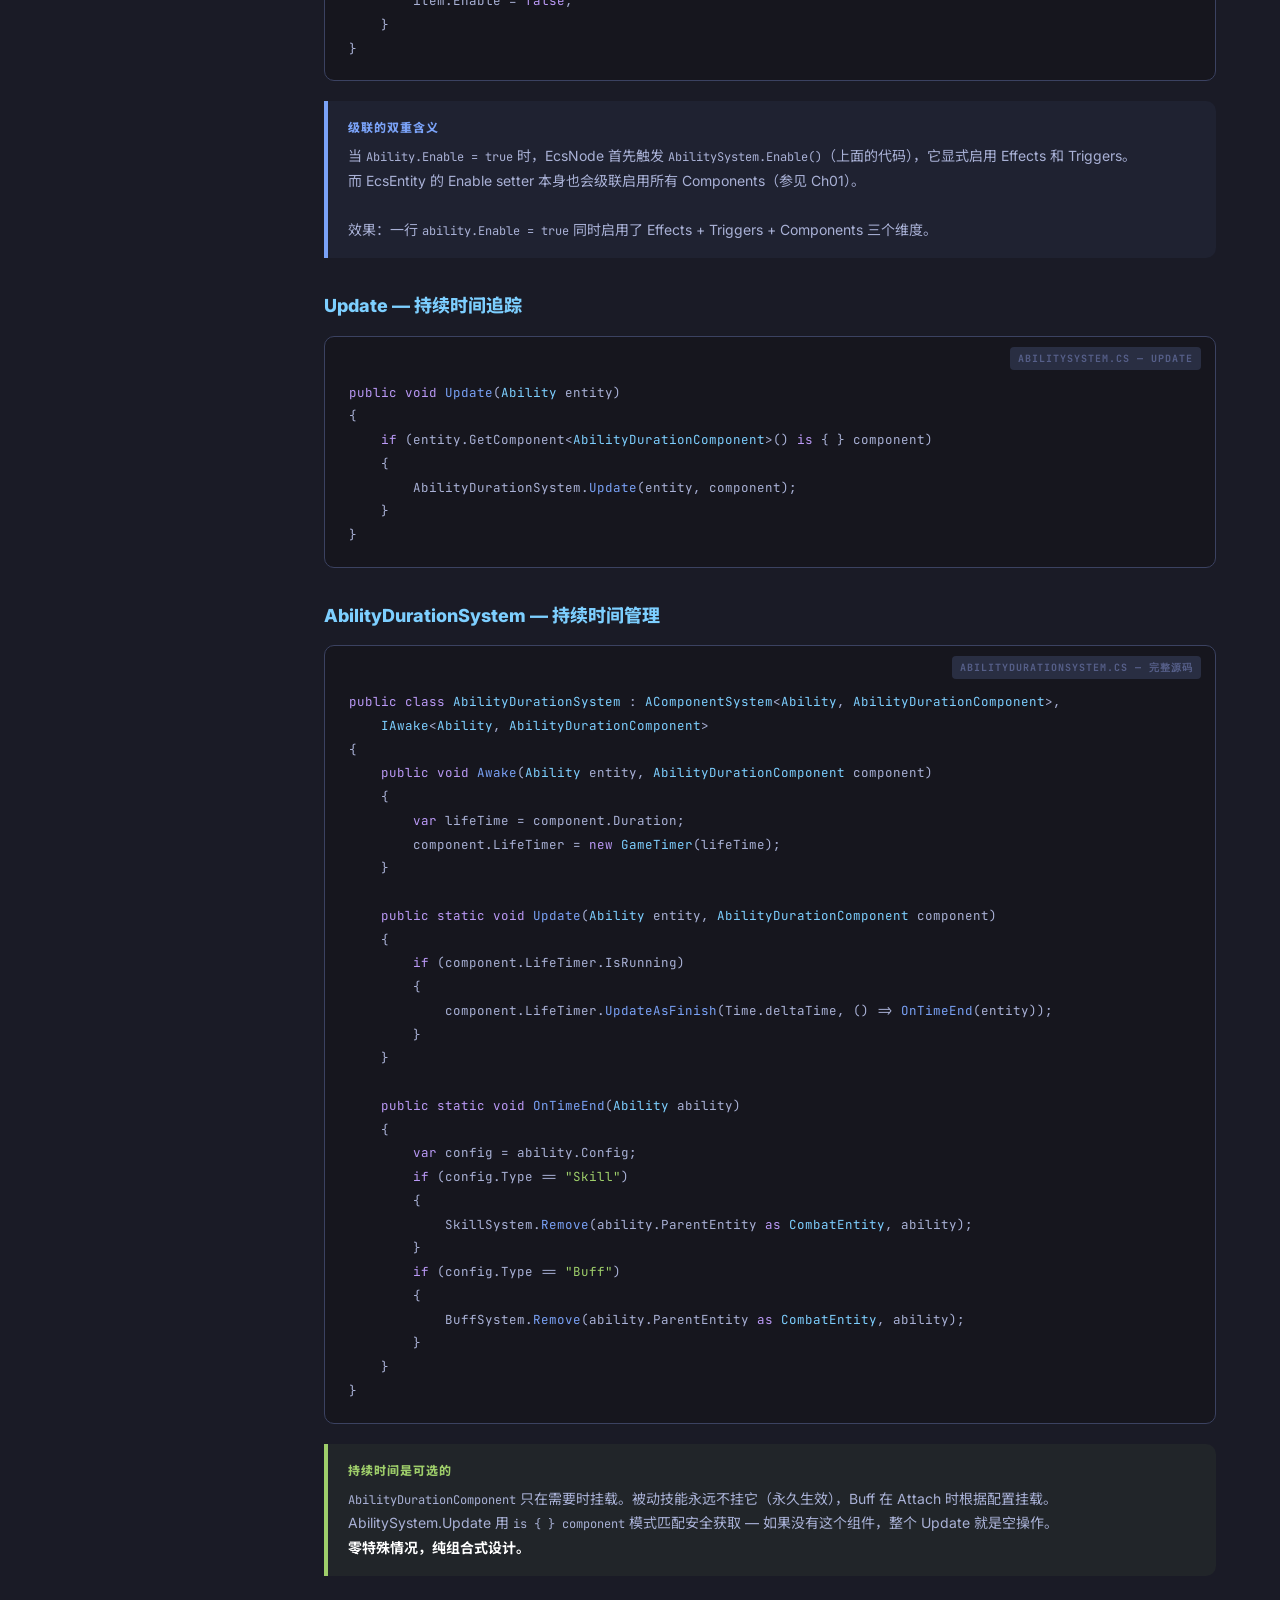
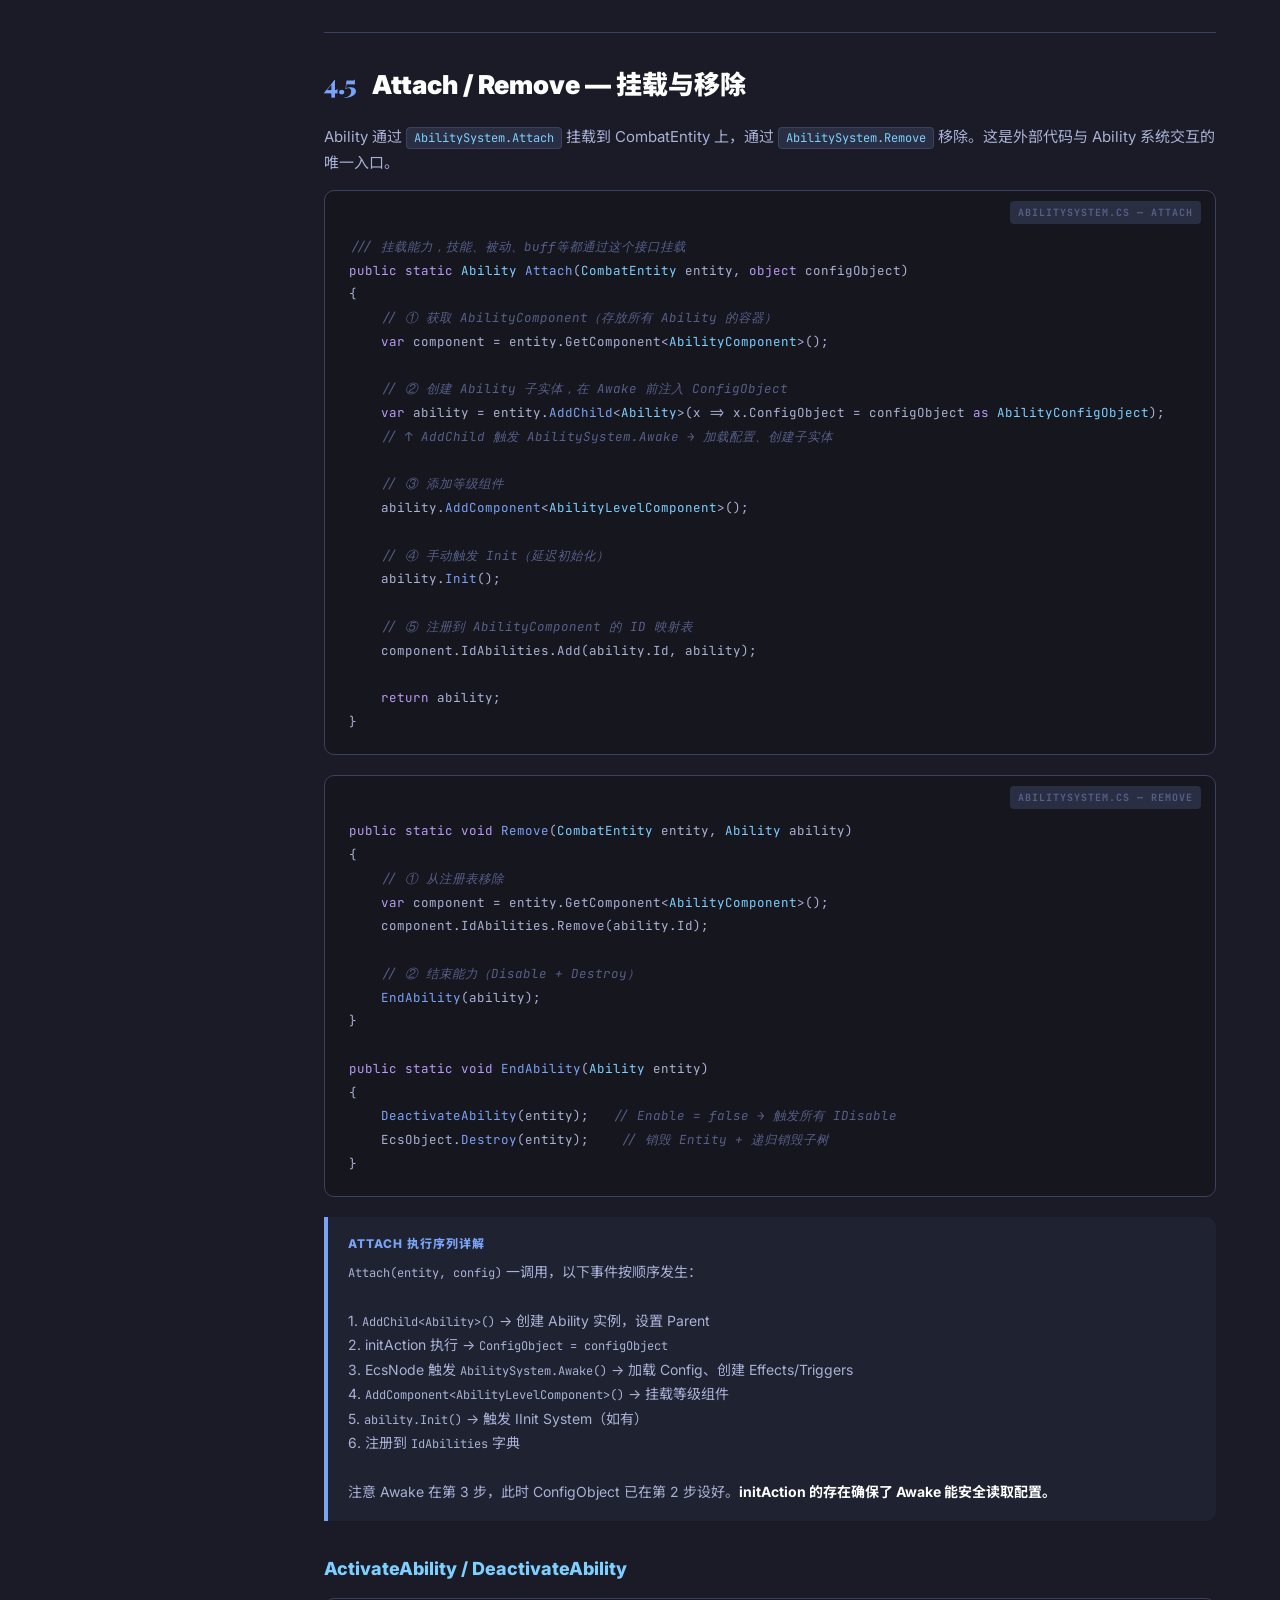
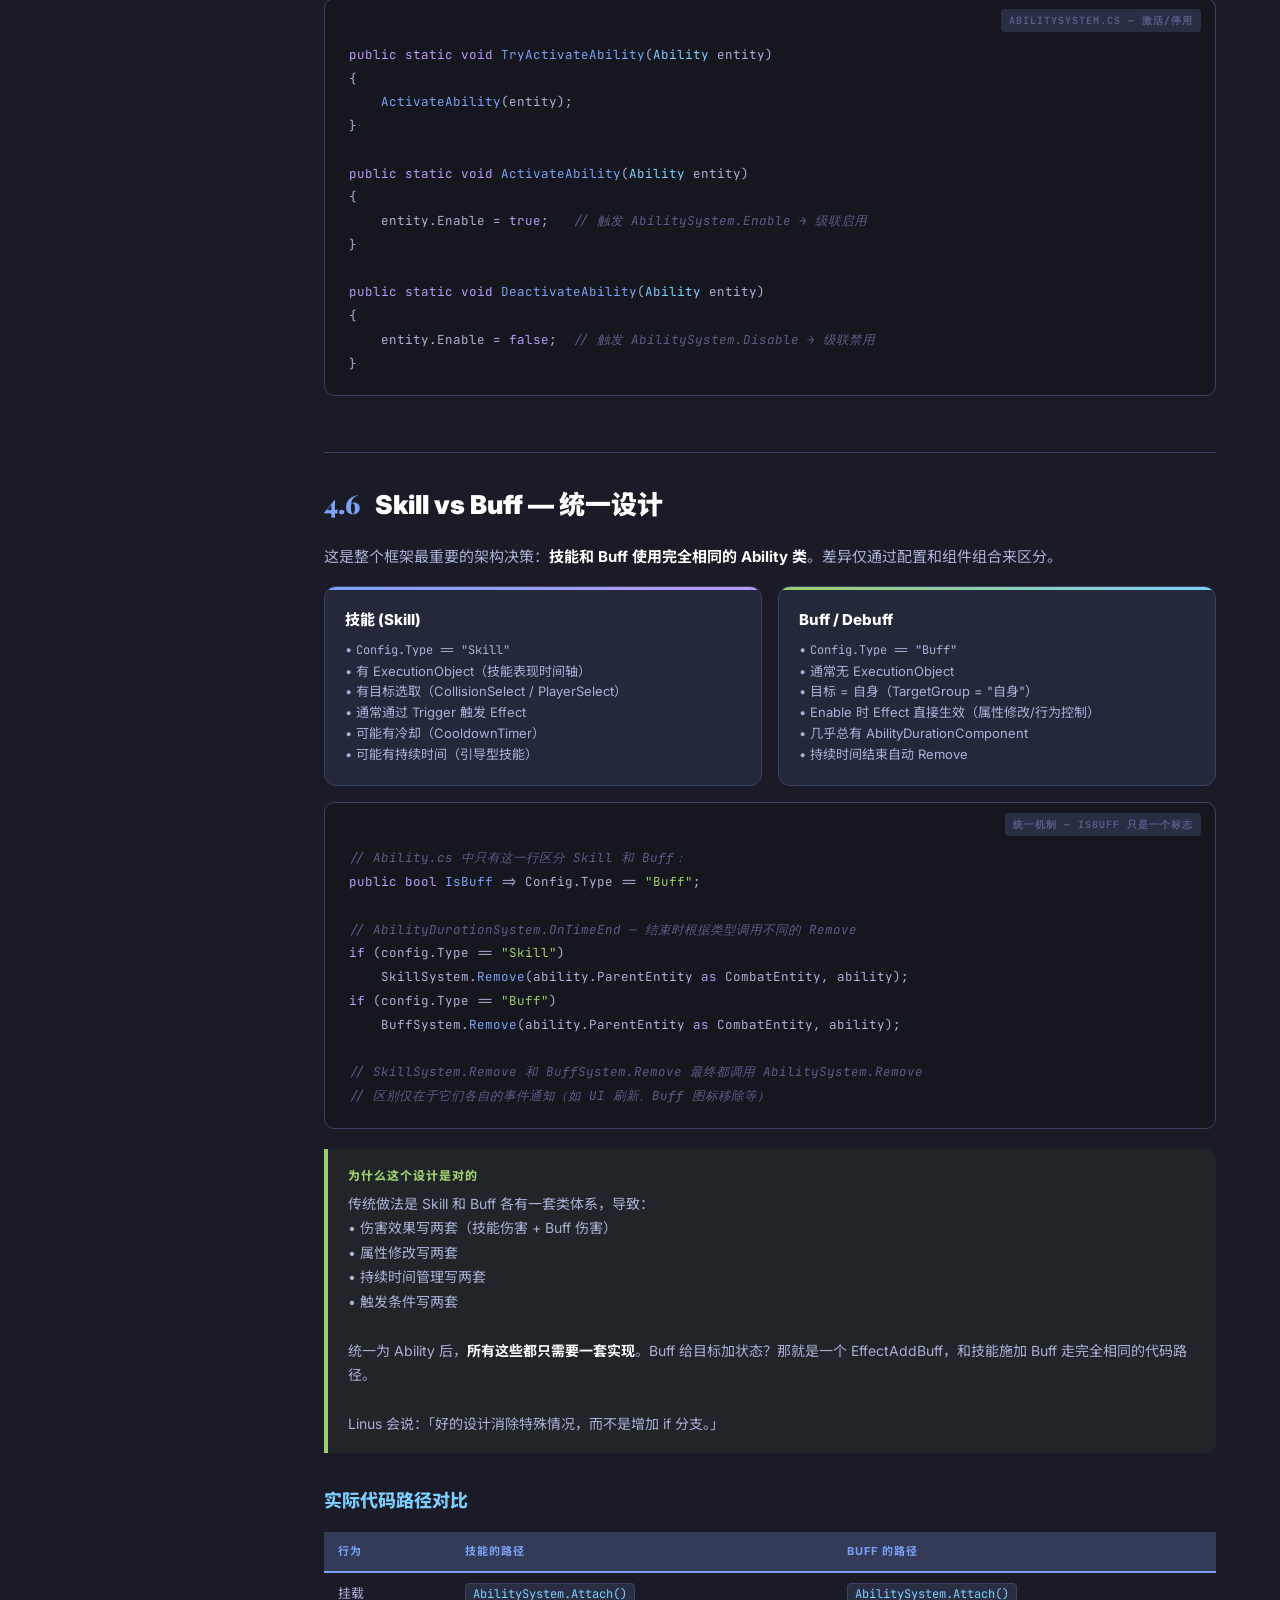
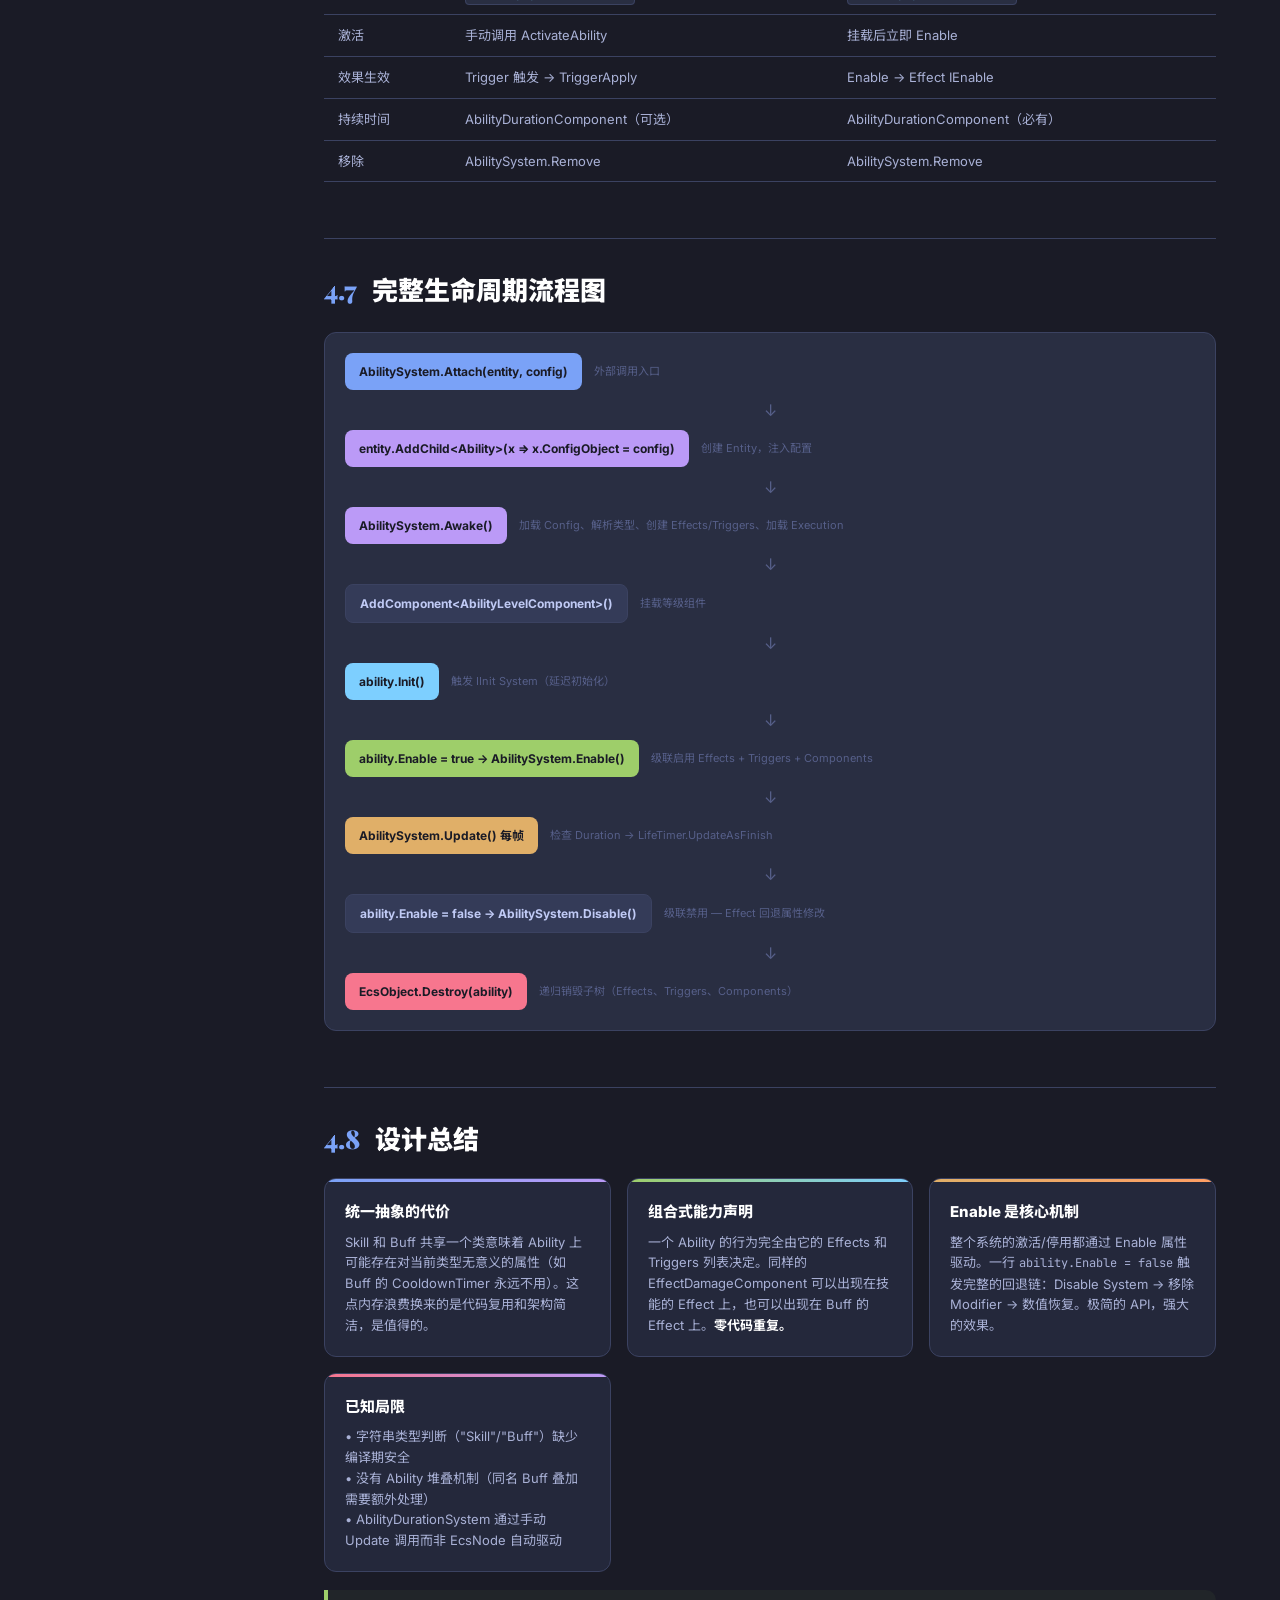
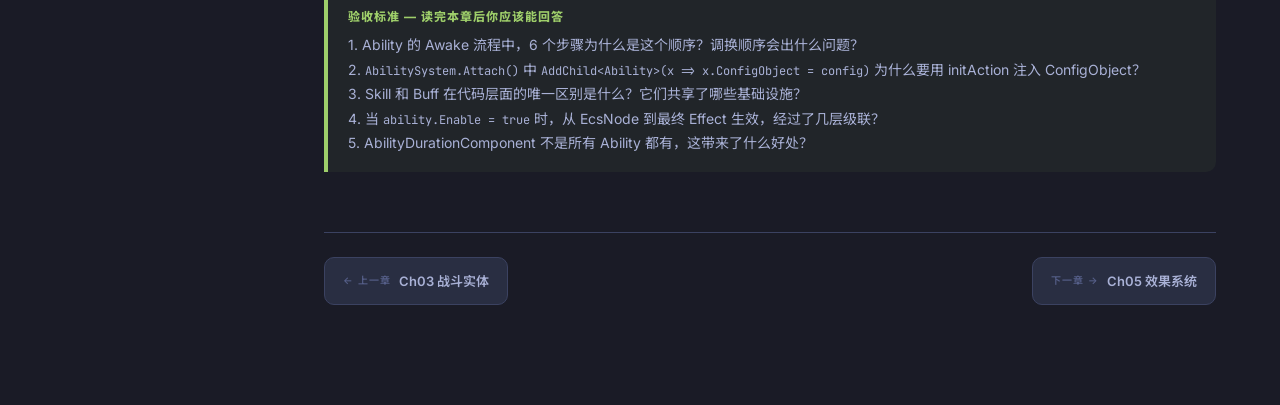
<file: docs/ch04-ability.html>
<!DOCTYPE html>
<html lang="zh-CN">
<head>
<meta charset="UTF-8">
<meta name="viewport" content="width=device-width, initial-scale=1">
<title>Ch04 — Ability 技能/Buff 核心系统 | EGamePlay</title>
<link href="https://fonts.googleapis.com/css2?family=Inter:wght@400;600;800;900&family=Noto+Sans+SC:wght@400;600;700;900&family=JetBrains+Mono:wght@400;600&family=Playfair+Display:wght@900&display=swap" rel="stylesheet">
<link rel="stylesheet" href="style.css">
</head>
<body>
<div class="grid-bg"></div>
<div class="doc-layout">

<!-- Sidebar -->
<nav class="doc-sidebar">
  <div class="nav-brand"><a href="index.html">EGamePlay</a></div>
  <div class="nav-section">Chapters</div>
  <ul class="nav-list">
    <li><a href="ch01-ecsnode.html"><span class="ch-num">01</span> EcsNode 框架底座</a></li>
    <li><a href="ch02-numeric.html"><span class="ch-num">02</span> 数值系统</a></li>
    <li><a href="ch03-combat-entity.html"><span class="ch-num">03</span> 战斗实体</a></li>
    <li><a class="active" href="ch04-ability.html"><span class="ch-num">04</span> 技能/Buff 核心</a></li>
    <li><a href="ch05-effect.html"><span class="ch-num">05</span> 效果系统</a></li>
    <li><a href="ch06-trigger.html"><span class="ch-num">06</span> 触发系统</a></li>
    <li><a href="ch07-execution.html"><span class="ch-num">07</span> 执行时间轴</a></li>
    <li><a href="ch08-action.html"><span class="ch-num">08</span> 行动系统</a></li>
    <li><a href="ch09-config.html"><span class="ch-num">09</span> 配置管线</a></li>
  </ul>
  <div class="nav-section" style="margin-top:24px">本章目录</div>
  <ul class="nav-list">
    <li><a href="#overview">概述</a></li>
    <li><a href="#entity">Ability 实体结构</a></li>
    <li><a href="#awake">Awake 初始化流程</a></li>
    <li><a href="#lifecycle">生命周期管理</a></li>
    <li><a href="#attach-remove">Attach / Remove API</a></li>
    <li><a href="#unification">Skill vs Buff 统一</a></li>
    <li><a href="#flow">完整生命周期流程图</a></li>
    <li><a href="#summary">设计总结</a></li>
  </ul>
</nav>

<!-- Main Content -->
<main class="doc-main">
<div class="ch-header">
  <div class="ch-kicker">Chapter 04</div>
  <h1>Ability — <span class="accent">技能/Buff 核心系统</span></h1>
  <p class="ch-subtitle">EGamePlay 最核心的设计决策之一：技能和 Buff 是同一个东西。Ability 是统一的「能力」抽象，IsBuff 只是一个标志位。这消除了大量重复代码和特殊处理逻辑。</p>
</div>

<!-- ===== 1. Overview ===== -->
<h2 id="overview"><span class="num">4.1</span> 概述</h2>

<div class="callout">
  <div class="callout-title">核心定位</div>
  Ability 是 EGamePlay 战斗系统中最重要的 Entity 类型。它代表一个「能力」——可以是主动技能、被动技能、Buff、Debuff、光环等任何可以挂载到战斗实体上的行为声明。<br><br>
  <strong>关键洞察：</strong>技能和 Buff 在数据结构上完全一致，差异仅在于激活方式和持续时间管理。统一它们是这套框架最精妙的设计决策。
</div>

<div class="section-label">文件位置</div>
<pre class="code"><span class="file-tag">目录结构</span>
Assets/App.Model/.../com.model.egameplay/Ability/
├── Ability.cs                    <span class="cm">// Ability 实体定义（30行）</span>
├── AbilityDurationComponent.cs   <span class="cm">// 持续时间组件（17行）</span>
└── AbilityEffect/                <span class="cm">// 效果子系统（Ch05 详述）</span>

Assets/App.System/.../com.system.egameplay/Ability/
├── AbilitySystem.cs              <span class="cm">// 核心 System（183行）</span>
├── AbilityDurationSystem.cs      <span class="cm">// 持续时间更新（42行）</span>
└── AbilityEffect/                <span class="cm">// 效果系统集合</span>
</pre>

<!-- ===== 2. Entity ===== -->
<h2 id="entity"><span class="num">4.2</span> Ability 实体结构</h2>

<p>Ability 继承自 EcsEntity，是一个轻量级的数据容器。它持有配置引用、运行时状态、以及子实体列表（Effects 和 Triggers）。</p>

<pre class="code"><span class="file-tag">Ability.cs — 完整源码</span>
<span class="kw">namespace</span> EGamePlay.Combat
{
    <span class="kw">public partial class</span> <span class="tp">Ability</span> : <span class="tp">EcsEntity</span>
    {
        <span class="cm">// ═══════════ 所有权 ═══════════</span>
        <span class="kw">public</span> <span class="tp">CombatEntity</span> <span class="fn">OwnerEntity</span> { <span class="kw">get</span> { <span class="kw">return</span> GetParent&lt;<span class="tp">CombatEntity</span>&gt;(); } <span class="kw">set</span> { } }
        <span class="kw">public</span> <span class="tp">EcsEntity</span> <span class="fn">ParentEntity</span> { <span class="kw">get</span> => Parent; }

        <span class="cm">// ═══════════ 配置数据 ═══════════</span>
        <span class="kw">public</span> <span class="tp">AbilityConfig</span> <span class="fn">Config</span> { <span class="kw">get</span>; <span class="kw">set</span>; }              <span class="cm">// 运行时从表加载的配置</span>
        <span class="kw">public</span> <span class="tp">AbilityConfigObject</span> <span class="fn">ConfigObject</span> { <span class="kw">get</span>; <span class="kw">set</span>; }  <span class="cm">// ScriptableObject 配置</span>

        <span class="cm">// ═══════════ 运行时状态 ═══════════</span>
        <span class="kw">public bool</span> <span class="fn">Spelling</span> { <span class="kw">get</span>; <span class="kw">set</span>; }                     <span class="cm">// 是否正在施法</span>
        <span class="kw">public</span> <span class="tp">GameTimer</span> <span class="fn">CooldownTimer</span> { <span class="kw">get</span>; } = <span class="kw">new</span> <span class="tp">GameTimer</span>(<span class="nm">1f</span>);  <span class="cm">// 冷却计时器</span>
        <span class="kw">public</span> <span class="tp">ExecutionObject</span> <span class="fn">ExecutionObject</span> { <span class="kw">get</span>; <span class="kw">set</span>; }  <span class="cm">// 执行时间轴配置</span>

        <span class="cm">// ═══════════ 类型判断 ═══════════</span>
        <span class="kw">public bool</span> <span class="fn">IsBuff</span> => Config.Type == <span class="st">"Buff"</span>;            <span class="cm">// ★ 只是一个属性判断</span>
        <span class="kw">public bool</span> <span class="fn">IsSkill</span> => !IsBuff;

        <span class="cm">// ═══════════ 名称 ═══════════</span>
        <span class="kw">public string</span> <span class="fn">Name</span> { <span class="kw">get</span>; <span class="kw">set</span>; }

        <span class="cm">// ═══════════ 子实体集合 ═══════════</span>
        <span class="kw">public</span> <span class="tp">List</span>&lt;<span class="tp">AbilityEffect</span>&gt; <span class="fn">AbilityEffects</span> { <span class="kw">get</span>; <span class="kw">private set</span>; }
            = <span class="kw">new</span> <span class="tp">List</span>&lt;<span class="tp">AbilityEffect</span>&gt;();
        <span class="kw">public</span> <span class="tp">List</span>&lt;<span class="tp">AbilityTrigger</span>&gt; <span class="fn">AbilityTriggers</span> { <span class="kw">get</span>; <span class="kw">private set</span>; }
            = <span class="kw">new</span> <span class="tp">List</span>&lt;<span class="tp">AbilityTrigger</span>&gt;();
    }
}
</pre>

<div class="callout good">
  <div class="callout-title">设计洞察 — 数据结构极简</div>
  Ability 本身只有 <strong>30 行代码</strong>。所有属性都是直球声明，没有任何逻辑方法。这正是 ECS「数据与逻辑分离」的体现 — 所有行为在 AbilitySystem 中。<br><br>
  <code>OwnerEntity</code> 通过 <code>GetParent&lt;CombatEntity&gt;()</code> 获得，利用了 EcsNode 的层级关系，而不是额外存储一个引用。
</div>

<h3>属性用途一览</h3>
<table class="data">
  <thead><tr><th>属性</th><th>类型</th><th>来源</th><th>说明</th></tr></thead>
  <tbody>
    <tr><td><code>Config</code></td><td>AbilityConfig</td><td>Awake 时从表加载</td><td>运行时配置（Type、TargetGroup 等）</td></tr>
    <tr><td><code>ConfigObject</code></td><td>AbilityConfigObject</td><td>Attach 时注入</td><td>ScriptableObject，含 Effects/Triggers 列表</td></tr>
    <tr><td><code>Spelling</code></td><td>bool</td><td>运行时设置</td><td>施法过程中为 true，防止重复施放</td></tr>
    <tr><td><code>CooldownTimer</code></td><td>GameTimer</td><td>创建时初始化</td><td>冷却倒计时</td></tr>
    <tr><td><code>ExecutionObject</code></td><td>ExecutionObject</td><td>Awake 末尾加载</td><td>技能执行时间轴（可能不存在）</td></tr>
    <tr><td><code>AbilityEffects</code></td><td>List&lt;AbilityEffect&gt;</td><td>Awake 时创建</td><td>效果子实体集合</td></tr>
    <tr><td><code>AbilityTriggers</code></td><td>List&lt;AbilityTrigger&gt;</td><td>Awake 时创建</td><td>触发器子实体集合</td></tr>
  </tbody>
</table>

<!-- ===== 3. Awake ===== -->
<h2 id="awake"><span class="num">4.3</span> AbilitySystem.Awake — 初始化流程</h2>

<p>Awake 是 Ability 创建后立刻执行的初始化逻辑。它从配置表加载数据、解析目标规则、创建子实体（Effect/Trigger），最后加载执行时间轴资源。</p>

<pre class="code"><span class="file-tag">AbilitySystem.cs — Awake</span>
<span class="kw">public void</span> <span class="fn">Awake</span>(<span class="tp">Ability</span> entity)
{
    <span class="cm">// ① 从配置表加载 AbilityConfig</span>
    entity.Config = AppStatic.Config.Get&lt;<span class="tp">AbilityConfig</span>&gt;(entity.ConfigObject.Id);
    entity.Name = entity.Config.Name;

    <span class="cm">// ② 解析目标阵营类型</span>
    <span class="fn">CheckAffectTargetType</span>(entity);

    <span class="cm">// ③ 解析目标选取方式</span>
    <span class="fn">CheckTargetSelectType</span>(entity);

    <span class="cm">// ④ 创建所有 AbilityEffect 子实体</span>
    <span class="kw">foreach</span> (<span class="kw">var</span> item <span class="kw">in</span> entity.ConfigObject.Effects)
    {
        <span class="kw">var</span> abilityEffect = AbilityEffectSystem.<span class="fn">Create</span>(entity, item);
        abilityEffect.<span class="fn">Init</span>();
        entity.AbilityEffects.Add(abilityEffect);
    }

    <span class="cm">// ⑤ 创建所有 AbilityTrigger 子实体</span>
    <span class="kw">foreach</span> (<span class="kw">var</span> item <span class="kw">in</span> entity.ConfigObject.TriggerActions)
    {
        <span class="kw">var</span> abilityTrigger = AbilityTriggerSystem.<span class="fn">Create</span>(entity, item);
        abilityTrigger.<span class="fn">Init</span>();
        entity.AbilityTriggers.Add(abilityTrigger);
    }

    <span class="cm">// ⑥ 加载执行时间轴</span>
    <span class="fn">LoadExecution</span>(entity);
}
</pre>

<h3>CheckAffectTargetType — 目标阵营解析</h3>
<pre class="code"><span class="file-tag">AbilitySystem.cs — 阵营映射</span>
<span class="kw">private static void</span> <span class="fn">CheckAffectTargetType</span>(<span class="tp">Ability</span> entity)
{
    <span class="kw">if</span> (entity.Config.TargetGroup == <span class="st">"己方"</span>)
    {
        entity.ConfigObject.AffectTargetType = SkillAffectTargetType.SelfTeam;
    }
    <span class="kw">else if</span> (entity.Config.TargetGroup == <span class="st">"敌方"</span>)
    {
        entity.ConfigObject.AffectTargetType = SkillAffectTargetType.EnemyTeam;
    }
    <span class="kw">else if</span> (entity.Config.TargetGroup == <span class="st">"自身"</span>)
    {
        entity.ConfigObject.AffectTargetType = SkillAffectTargetType.Self;
    }
    <span class="kw">else</span>
    {
        Log.<span class="fn">Error</span>($<span class="st">"技能目标阵营错误 {entity.Config.TargetGroup}"</span>);
    }
}
</pre>

<h3>CheckTargetSelectType — 目标选取方式</h3>
<pre class="code"><span class="file-tag">AbilitySystem.cs — 选取映射</span>
<span class="kw">private static void</span> <span class="fn">CheckTargetSelectType</span>(<span class="tp">Ability</span> entity)
{
    <span class="kw">if</span> (entity.IsSkill)  <span class="cm">// ← 只有技能需要设置选取方式，Buff 直接作用于持有者</span>
    {
        <span class="kw">if</span> (entity.Config.TargetSelect == <span class="st">"碰撞检测"</span>)
        {
            entity.ConfigObject.TargetSelectType = SkillTargetSelectType.CollisionSelect;
        }
        <span class="kw">else if</span> (entity.Config.TargetSelect == <span class="st">"条件指定"</span>)
        {
            entity.ConfigObject.TargetSelectType = SkillTargetSelectType.ConditionSelect;
        }
        <span class="kw">else if</span> (entity.Config.TargetSelect == <span class="st">"手动指定"</span>)
        {
            entity.ConfigObject.TargetSelectType = SkillTargetSelectType.PlayerSelect;
        }
        <span class="kw">else</span>
        {
            Log.<span class="fn">Error</span>($<span class="st">"目标选取类型错误 {entity.Config.TargetSelect}"</span>);
        }
    }
}
</pre>

<div class="callout warn">
  <div class="callout-title">中文字符串作为配置键</div>
  注意 <code>"己方"</code>、<code>"碰撞检测"</code> 等使用中文字符串匹配。这来自策划的 Excel 配置表。好处是策划可以直接阅读和编辑；坏处是拼写错误无编译期保护。框架通过 <code>Log.Error</code> 在运行时捕获不匹配的情况。
</div>

<h3>LoadExecution — 加载时间轴</h3>
<pre class="code"><span class="file-tag">AbilitySystem.cs — 资源加载</span>
<span class="kw">public static void</span> <span class="fn">LoadExecution</span>(<span class="tp">Ability</span> entity)
{
    entity.ExecutionObject = AssetUtils.<span class="fn">LoadObject</span>&lt;<span class="tp">ExecutionObject</span>&gt;(
        $<span class="st">"{AbilityManagerObject.ExecutionResFolder}/Execution_{entity.ConfigObject.Id}"</span>);
    <span class="kw">if</span> (entity.ExecutionObject == <span class="kw">null</span>)
    {
        <span class="kw">return</span>;  <span class="cm">// Buff 通常没有执行时间轴，这是正常的</span>
    }
}
</pre>

<div class="callout good">
  <div class="callout-title">Awake 初始化的 6 步设计</div>
  Awake 的步骤顺序是精心设计的：<br>
  ① Config 必须最先加载，因为后续步骤都依赖它<br>
  ② ③ 解析配置中的字符串为枚举（将不确定性在初始化时解决）<br>
  ④ ⑤ 创建子实体（Effect 和 Trigger 需要读取 Config 数据）<br>
  ⑥ LoadExecution 最后执行，因为它可能失败（Buff 没有 Execution），且不影响前面的步骤
</div>

<!-- ===== 4. Lifecycle ===== -->
<h2 id="lifecycle"><span class="num">4.4</span> 生命周期管理</h2>

<p>AbilitySystem 实现了 <code>IEnable</code>、<code>IDisable</code>、<code>IUpdate</code> 三个生命周期接口，控制 Ability 的激活/暂停/持续运行。</p>

<h3>Enable — 激活</h3>
<pre class="code"><span class="file-tag">AbilitySystem.cs — Enable</span>
<span class="kw">public void</span> <span class="fn">Enable</span>(<span class="tp">Ability</span> entity)
{
    <span class="cm">// 级联启用所有 Effect</span>
    <span class="kw">foreach</span> (<span class="kw">var</span> item <span class="kw">in</span> entity.AbilityEffects)
    {
        item.Enable = <span class="kw">true</span>;
    }
    <span class="cm">// 级联启用所有 Trigger</span>
    <span class="kw">foreach</span> (<span class="kw">var</span> item <span class="kw">in</span> entity.AbilityTriggers)
    {
        item.Enable = <span class="kw">true</span>;
    }
}
</pre>

<h3>Disable — 禁用</h3>
<pre class="code"><span class="file-tag">AbilitySystem.cs — Disable</span>
<span class="kw">public void</span> <span class="fn">Disable</span>(<span class="tp">Ability</span> entity)
{
    <span class="cm">// 级联禁用所有 Effect</span>
    <span class="kw">foreach</span> (<span class="kw">var</span> item <span class="kw">in</span> entity.AbilityEffects)
    {
        item.Enable = <span class="kw">false</span>;
    }
    <span class="cm">// 级联禁用所有 Trigger</span>
    <span class="kw">foreach</span> (<span class="kw">var</span> item <span class="kw">in</span> entity.AbilityTriggers)
    {
        item.Enable = <span class="kw">false</span>;
    }
}
</pre>

<div class="callout">
  <div class="callout-title">级联的双重含义</div>
  当 <code>Ability.Enable = true</code> 时，EcsNode 首先触发 <code>AbilitySystem.Enable()</code>（上面的代码），它显式启用 Effects 和 Triggers。<br>
  而 EcsEntity 的 Enable setter 本身也会级联启用所有 Components（参见 Ch01）。<br><br>
  效果：一行 <code>ability.Enable = true</code> 同时启用了 Effects + Triggers + Components 三个维度。
</div>

<h3>Update — 持续时间追踪</h3>
<pre class="code"><span class="file-tag">AbilitySystem.cs — Update</span>
<span class="kw">public void</span> <span class="fn">Update</span>(<span class="tp">Ability</span> entity)
{
    <span class="kw">if</span> (entity.GetComponent&lt;<span class="tp">AbilityDurationComponent</span>&gt;() <span class="kw">is</span> { } component)
    {
        AbilityDurationSystem.<span class="fn">Update</span>(entity, component);
    }
}
</pre>

<h3>AbilityDurationSystem — 持续时间管理</h3>
<pre class="code"><span class="file-tag">AbilityDurationSystem.cs — 完整源码</span>
<span class="kw">public class</span> <span class="tp">AbilityDurationSystem</span> : <span class="tp">AComponentSystem</span>&lt;<span class="tp">Ability</span>, <span class="tp">AbilityDurationComponent</span>&gt;,
    <span class="tp">IAwake</span>&lt;<span class="tp">Ability</span>, <span class="tp">AbilityDurationComponent</span>&gt;
{
    <span class="kw">public void</span> <span class="fn">Awake</span>(<span class="tp">Ability</span> entity, <span class="tp">AbilityDurationComponent</span> component)
    {
        <span class="kw">var</span> lifeTime = component.Duration;
        component.LifeTimer = <span class="kw">new</span> <span class="tp">GameTimer</span>(lifeTime);
    }

    <span class="kw">public static void</span> <span class="fn">Update</span>(<span class="tp">Ability</span> entity, <span class="tp">AbilityDurationComponent</span> component)
    {
        <span class="kw">if</span> (component.LifeTimer.IsRunning)
        {
            component.LifeTimer.<span class="fn">UpdateAsFinish</span>(Time.deltaTime, () => <span class="fn">OnTimeEnd</span>(entity));
        }
    }

    <span class="kw">public static void</span> <span class="fn">OnTimeEnd</span>(<span class="tp">Ability</span> ability)
    {
        <span class="kw">var</span> config = ability.Config;
        <span class="kw">if</span> (config.Type == <span class="st">"Skill"</span>)
        {
            SkillSystem.<span class="fn">Remove</span>(ability.ParentEntity <span class="kw">as</span> <span class="tp">CombatEntity</span>, ability);
        }
        <span class="kw">if</span> (config.Type == <span class="st">"Buff"</span>)
        {
            BuffSystem.<span class="fn">Remove</span>(ability.ParentEntity <span class="kw">as</span> <span class="tp">CombatEntity</span>, ability);
        }
    }
}
</pre>

<div class="callout good">
  <div class="callout-title">持续时间是可选的</div>
  <code>AbilityDurationComponent</code> 只在需要时挂载。被动技能永远不挂它（永久生效），Buff 在 Attach 时根据配置挂载。<br>
  AbilitySystem.Update 用 <code>is { } component</code> 模式匹配安全获取 — 如果没有这个组件，整个 Update 就是空操作。<br>
  <strong>零特殊情况，纯组合式设计。</strong>
</div>

<!-- ===== 5. Attach/Remove ===== -->
<h2 id="attach-remove"><span class="num">4.5</span> Attach / Remove — 挂载与移除</h2>

<p>Ability 通过 <code>AbilitySystem.Attach</code> 挂载到 CombatEntity 上，通过 <code>AbilitySystem.Remove</code> 移除。这是外部代码与 Ability 系统交互的唯一入口。</p>

<pre class="code"><span class="file-tag">AbilitySystem.cs — Attach</span>
<span class="cm">/// 挂载能力，技能、被动、buff等都通过这个接口挂载</span>
<span class="kw">public static</span> <span class="tp">Ability</span> <span class="fn">Attach</span>(<span class="tp">CombatEntity</span> entity, <span class="kw">object</span> configObject)
{
    <span class="cm">// ① 获取 AbilityComponent（存放所有 Ability 的容器）</span>
    <span class="kw">var</span> component = entity.GetComponent&lt;<span class="tp">AbilityComponent</span>&gt;();

    <span class="cm">// ② 创建 Ability 子实体，在 Awake 前注入 ConfigObject</span>
    <span class="kw">var</span> ability = entity.<span class="fn">AddChild</span>&lt;<span class="tp">Ability</span>&gt;(x => x.ConfigObject = configObject <span class="kw">as</span> <span class="tp">AbilityConfigObject</span>);
    <span class="cm">// ↑ AddChild 触发 AbilitySystem.Awake → 加载配置、创建子实体</span>

    <span class="cm">// ③ 添加等级组件</span>
    ability.<span class="fn">AddComponent</span>&lt;<span class="tp">AbilityLevelComponent</span>&gt;();

    <span class="cm">// ④ 手动触发 Init（延迟初始化）</span>
    ability.<span class="fn">Init</span>();

    <span class="cm">// ⑤ 注册到 AbilityComponent 的 ID 映射表</span>
    component.IdAbilities.Add(ability.Id, ability);

    <span class="kw">return</span> ability;
}
</pre>

<pre class="code"><span class="file-tag">AbilitySystem.cs — Remove</span>
<span class="kw">public static void</span> <span class="fn">Remove</span>(<span class="tp">CombatEntity</span> entity, <span class="tp">Ability</span> ability)
{
    <span class="cm">// ① 从注册表移除</span>
    <span class="kw">var</span> component = entity.GetComponent&lt;<span class="tp">AbilityComponent</span>&gt;();
    component.IdAbilities.Remove(ability.Id);

    <span class="cm">// ② 结束能力（Disable + Destroy）</span>
    <span class="fn">EndAbility</span>(ability);
}

<span class="kw">public static void</span> <span class="fn">EndAbility</span>(<span class="tp">Ability</span> entity)
{
    <span class="fn">DeactivateAbility</span>(entity);   <span class="cm">// Enable = false → 触发所有 IDisable</span>
    EcsObject.<span class="fn">Destroy</span>(entity);    <span class="cm">// 销毁 Entity + 递归销毁子树</span>
}
</pre>

<div class="callout">
  <div class="callout-title">Attach 执行序列详解</div>
  <code>Attach(entity, config)</code> 一调用，以下事件按顺序发生：<br><br>
  1. <code>AddChild&lt;Ability&gt;()</code> → 创建 Ability 实例，设置 Parent<br>
  2. initAction 执行 → <code>ConfigObject = configObject</code><br>
  3. EcsNode 触发 <code>AbilitySystem.Awake()</code> → 加载 Config、创建 Effects/Triggers<br>
  4. <code>AddComponent&lt;AbilityLevelComponent&gt;()</code> → 挂载等级组件<br>
  5. <code>ability.Init()</code> → 触发 IInit System（如有）<br>
  6. 注册到 <code>IdAbilities</code> 字典<br><br>
  注意 Awake 在第 3 步，此时 ConfigObject 已在第 2 步设好。<strong>initAction 的存在确保了 Awake 能安全读取配置。</strong>
</div>

<h3>ActivateAbility / DeactivateAbility</h3>
<pre class="code"><span class="file-tag">AbilitySystem.cs — 激活/停用</span>
<span class="kw">public static void</span> <span class="fn">TryActivateAbility</span>(<span class="tp">Ability</span> entity)
{
    <span class="fn">ActivateAbility</span>(entity);
}

<span class="kw">public static void</span> <span class="fn">ActivateAbility</span>(<span class="tp">Ability</span> entity)
{
    entity.Enable = <span class="kw">true</span>;   <span class="cm">// 触发 AbilitySystem.Enable → 级联启用</span>
}

<span class="kw">public static void</span> <span class="fn">DeactivateAbility</span>(<span class="tp">Ability</span> entity)
{
    entity.Enable = <span class="kw">false</span>;  <span class="cm">// 触发 AbilitySystem.Disable → 级联禁用</span>
}
</pre>

<!-- ===== 6. Unification ===== -->
<h2 id="unification"><span class="num">4.6</span> Skill vs Buff — 统一设计</h2>

<p>这是整个框架最重要的架构决策：<strong>技能和 Buff 使用完全相同的 Ability 类</strong>。差异仅通过配置和组件组合来区分。</p>

<div class="card-grid">
  <div class="card">
    <div class="card-title">技能 (Skill)</div>
    <div class="card-body">
      • <code>Config.Type == "Skill"</code><br>
      • 有 ExecutionObject（技能表现时间轴）<br>
      • 有目标选取（CollisionSelect / PlayerSelect）<br>
      • 通常通过 Trigger 触发 Effect<br>
      • 可能有冷却（CooldownTimer）<br>
      • 可能有持续时间（引导型技能）
    </div>
  </div>
  <div class="card green">
    <div class="card-title">Buff / Debuff</div>
    <div class="card-body">
      • <code>Config.Type == "Buff"</code><br>
      • 通常无 ExecutionObject<br>
      • 目标 = 自身（TargetGroup = "自身"）<br>
      • Enable 时 Effect 直接生效（属性修改/行为控制）<br>
      • 几乎总有 AbilityDurationComponent<br>
      • 持续时间结束自动 Remove
    </div>
  </div>
</div>

<pre class="code"><span class="file-tag">统一机制 — IsBuff 只是一个标志</span>
<span class="cm">// Ability.cs 中只有这一行区分 Skill 和 Buff：</span>
<span class="kw">public bool</span> <span class="fn">IsBuff</span> => Config.Type == <span class="st">"Buff"</span>;

<span class="cm">// AbilityDurationSystem.OnTimeEnd — 结束时根据类型调用不同的 Remove</span>
<span class="kw">if</span> (config.Type == <span class="st">"Skill"</span>)
    SkillSystem.<span class="fn">Remove</span>(ability.ParentEntity <span class="kw">as</span> CombatEntity, ability);
<span class="kw">if</span> (config.Type == <span class="st">"Buff"</span>)
    BuffSystem.<span class="fn">Remove</span>(ability.ParentEntity <span class="kw">as</span> CombatEntity, ability);

<span class="cm">// SkillSystem.Remove 和 BuffSystem.Remove 最终都调用 AbilitySystem.Remove</span>
<span class="cm">// 区别仅在于它们各自的事件通知（如 UI 刷新、Buff 图标移除等）</span>
</pre>

<div class="callout good">
  <div class="callout-title">为什么这个设计是对的</div>
  传统做法是 Skill 和 Buff 各有一套类体系，导致：<br>
  • 伤害效果写两套（技能伤害 + Buff 伤害）<br>
  • 属性修改写两套<br>
  • 持续时间管理写两套<br>
  • 触发条件写两套<br><br>
  统一为 Ability 后，<strong>所有这些都只需要一套实现</strong>。Buff 给目标加状态？那就是一个 EffectAddBuff，和技能施加 Buff 走完全相同的代码路径。<br><br>
  Linus 会说：「好的设计消除特殊情况，而不是增加 if 分支。」
</div>

<h3>实际代码路径对比</h3>
<table class="data">
  <thead><tr><th>行为</th><th>技能的路径</th><th>Buff 的路径</th></tr></thead>
  <tbody>
    <tr><td>挂载</td><td><code>AbilitySystem.Attach()</code></td><td><code>AbilitySystem.Attach()</code></td></tr>
    <tr><td>激活</td><td>手动调用 ActivateAbility</td><td>挂载后立即 Enable</td></tr>
    <tr><td>效果生效</td><td>Trigger 触发 → TriggerApply</td><td>Enable → Effect IEnable</td></tr>
    <tr><td>持续时间</td><td>AbilityDurationComponent（可选）</td><td>AbilityDurationComponent（必有）</td></tr>
    <tr><td>移除</td><td>AbilitySystem.Remove</td><td>AbilitySystem.Remove</td></tr>
  </tbody>
</table>

<!-- ===== 7. Flow ===== -->
<h2 id="flow"><span class="num">4.7</span> 完整生命周期流程图</h2>

<div class="flow flow-v">
  <div class="flow-row">
    <div class="flow-node blue">AbilitySystem.Attach(entity, config)</div>
    <span class="flow-label">外部调用入口</span>
  </div>
  <div class="flow-arrow-d">↓</div>
  <div class="flow-row">
    <div class="flow-node purple">entity.AddChild&lt;Ability&gt;(x => x.ConfigObject = config)</div>
    <span class="flow-label">创建 Entity，注入配置</span>
  </div>
  <div class="flow-arrow-d">↓</div>
  <div class="flow-row">
    <div class="flow-node purple">AbilitySystem.Awake()</div>
    <span class="flow-label">加载 Config、解析类型、创建 Effects/Triggers、加载 Execution</span>
  </div>
  <div class="flow-arrow-d">↓</div>
  <div class="flow-row">
    <div class="flow-node ghost">AddComponent&lt;AbilityLevelComponent&gt;()</div>
    <span class="flow-label">挂载等级组件</span>
  </div>
  <div class="flow-arrow-d">↓</div>
  <div class="flow-row">
    <div class="flow-node cyan">ability.Init()</div>
    <span class="flow-label">触发 IInit System（延迟初始化）</span>
  </div>
  <div class="flow-arrow-d">↓</div>
  <div class="flow-row">
    <div class="flow-node green">ability.Enable = true → AbilitySystem.Enable()</div>
    <span class="flow-label">级联启用 Effects + Triggers + Components</span>
  </div>
  <div class="flow-arrow-d">↓</div>
  <div class="flow-row">
    <div class="flow-node warn">AbilitySystem.Update() 每帧</div>
    <span class="flow-label">检查 Duration → LifeTimer.UpdateAsFinish</span>
  </div>
  <div class="flow-arrow-d">↓</div>
  <div class="flow-row">
    <div class="flow-node ghost">ability.Enable = false → AbilitySystem.Disable()</div>
    <span class="flow-label">级联禁用 — Effect 回退属性修改</span>
  </div>
  <div class="flow-arrow-d">↓</div>
  <div class="flow-row">
    <div class="flow-node red">EcsObject.Destroy(ability)</div>
    <span class="flow-label">递归销毁子树（Effects、Triggers、Components）</span>
  </div>
</div>

<!-- ===== 8. Summary ===== -->
<h2 id="summary"><span class="num">4.8</span> 设计总结</h2>

<div class="card-grid">
  <div class="card">
    <div class="card-title">统一抽象的代价</div>
    <div class="card-body">Skill 和 Buff 共享一个类意味着 Ability 上可能存在对当前类型无意义的属性（如 Buff 的 CooldownTimer 永远不用）。这点内存浪费换来的是代码复用和架构简洁，是值得的。</div>
  </div>
  <div class="card green">
    <div class="card-title">组合式能力声明</div>
    <div class="card-body">一个 Ability 的行为完全由它的 Effects 和 Triggers 列表决定。同样的 EffectDamageComponent 可以出现在技能的 Effect 上，也可以出现在 Buff 的 Effect 上。<strong>零代码重复。</strong></div>
  </div>
  <div class="card warn">
    <div class="card-title">Enable 是核心机制</div>
    <div class="card-body">整个系统的激活/停用都通过 Enable 属性驱动。一行 <code>ability.Enable = false</code> 触发完整的回退链：Disable System → 移除 Modifier → 数值恢复。极简的 API，强大的效果。</div>
  </div>
  <div class="card bad">
    <div class="card-title">已知局限</div>
    <div class="card-body">• 字符串类型判断（"Skill"/"Buff"）缺少编译期安全<br>• 没有 Ability 堆叠机制（同名 Buff 叠加需要额外处理）<br>• AbilityDurationSystem 通过手动 Update 调用而非 EcsNode 自动驱动</div>
  </div>
</div>

<div class="callout good">
  <div class="callout-title">验收标准 — 读完本章后你应该能回答</div>
  1. Ability 的 Awake 流程中，6 个步骤为什么是这个顺序？调换顺序会出什么问题？<br>
  2. <code>AbilitySystem.Attach()</code> 中 <code>AddChild&lt;Ability&gt;(x => x.ConfigObject = config)</code> 为什么要用 initAction 注入 ConfigObject？<br>
  3. Skill 和 Buff 在代码层面的唯一区别是什么？它们共享了哪些基础设施？<br>
  4. 当 <code>ability.Enable = true</code> 时，从 EcsNode 到最终 Effect 生效，经过了几层级联？<br>
  5. AbilityDurationComponent 不是所有 Ability 都有，这带来了什么好处？
</div>

<!-- Chapter Navigation -->
<div class="ch-nav">
  <a href="ch03-combat-entity.html">
    <span class="dir">← 上一章</span>
    Ch03 战斗实体
  </a>
  <a href="ch05-effect.html">
    <span class="dir">下一章 →</span>
    Ch05 效果系统
  </a>
</div>

</main>
</div>
</body>
</html>
</file>
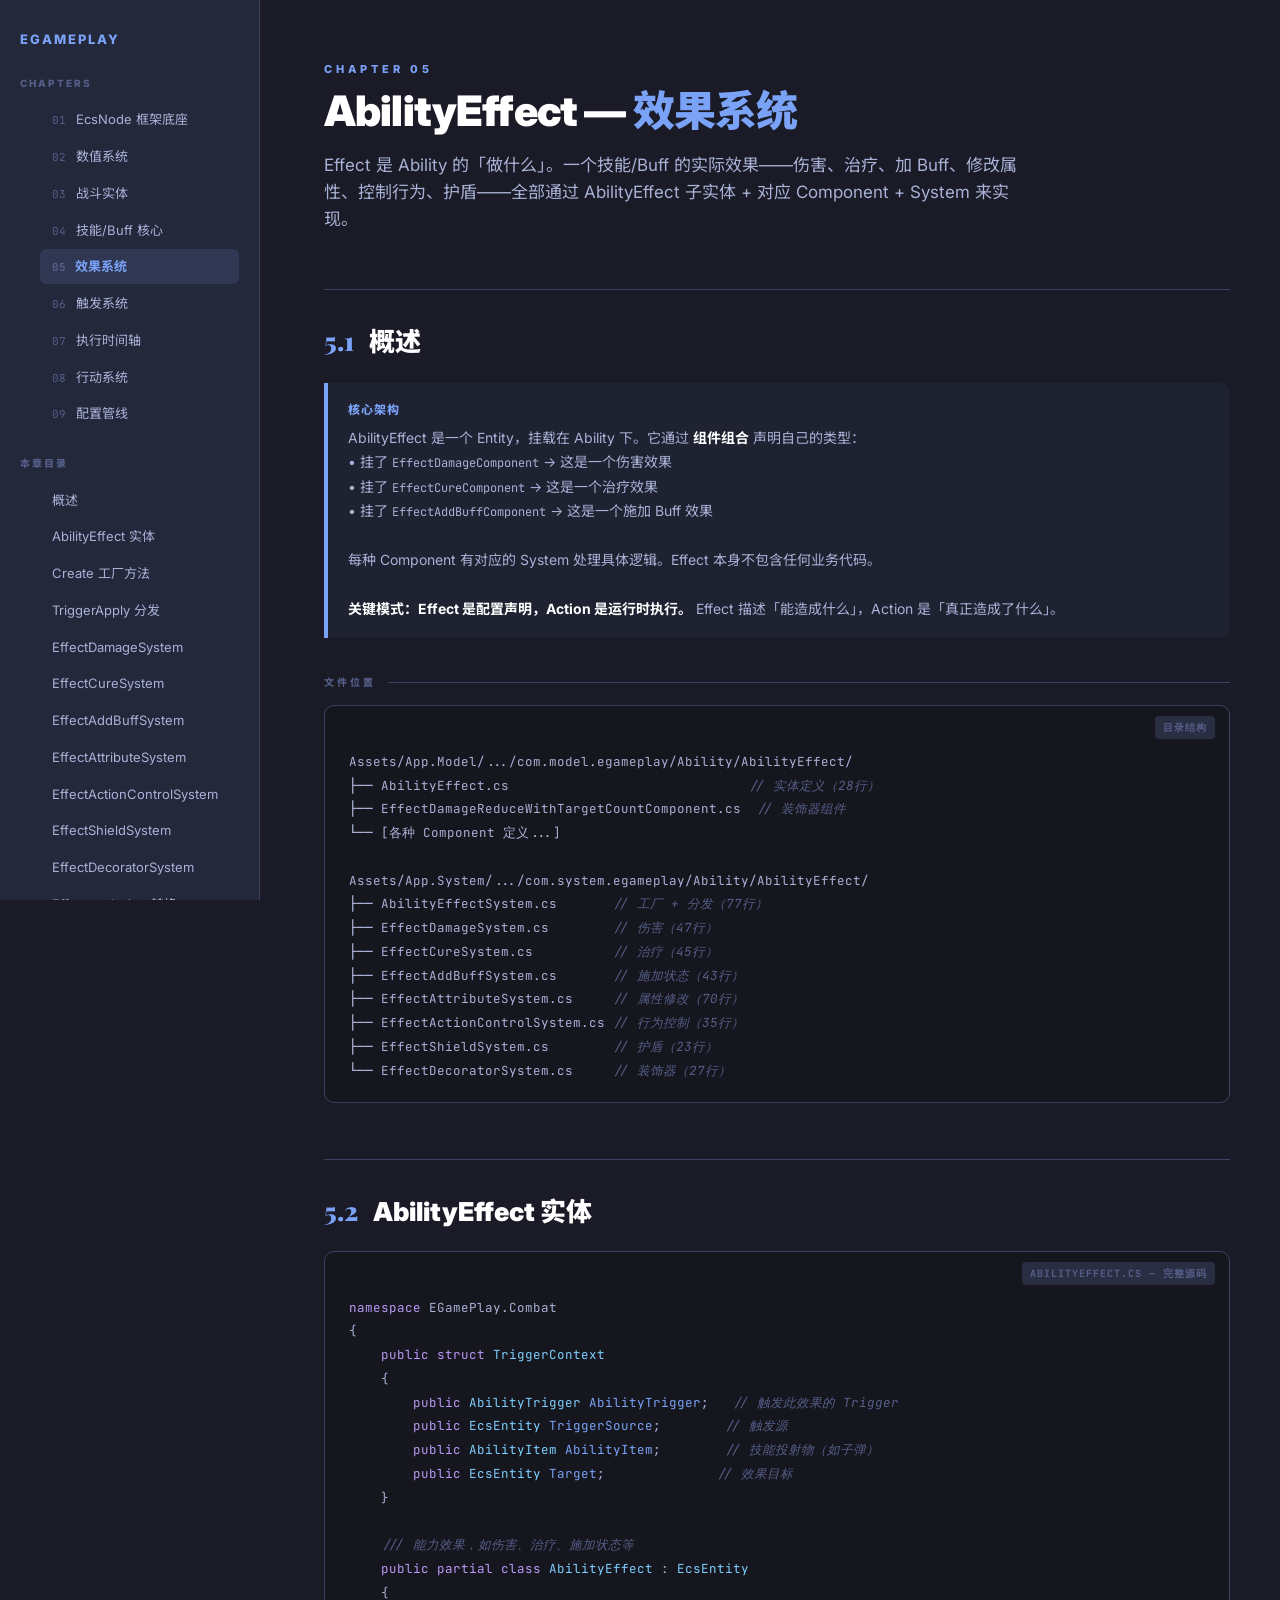
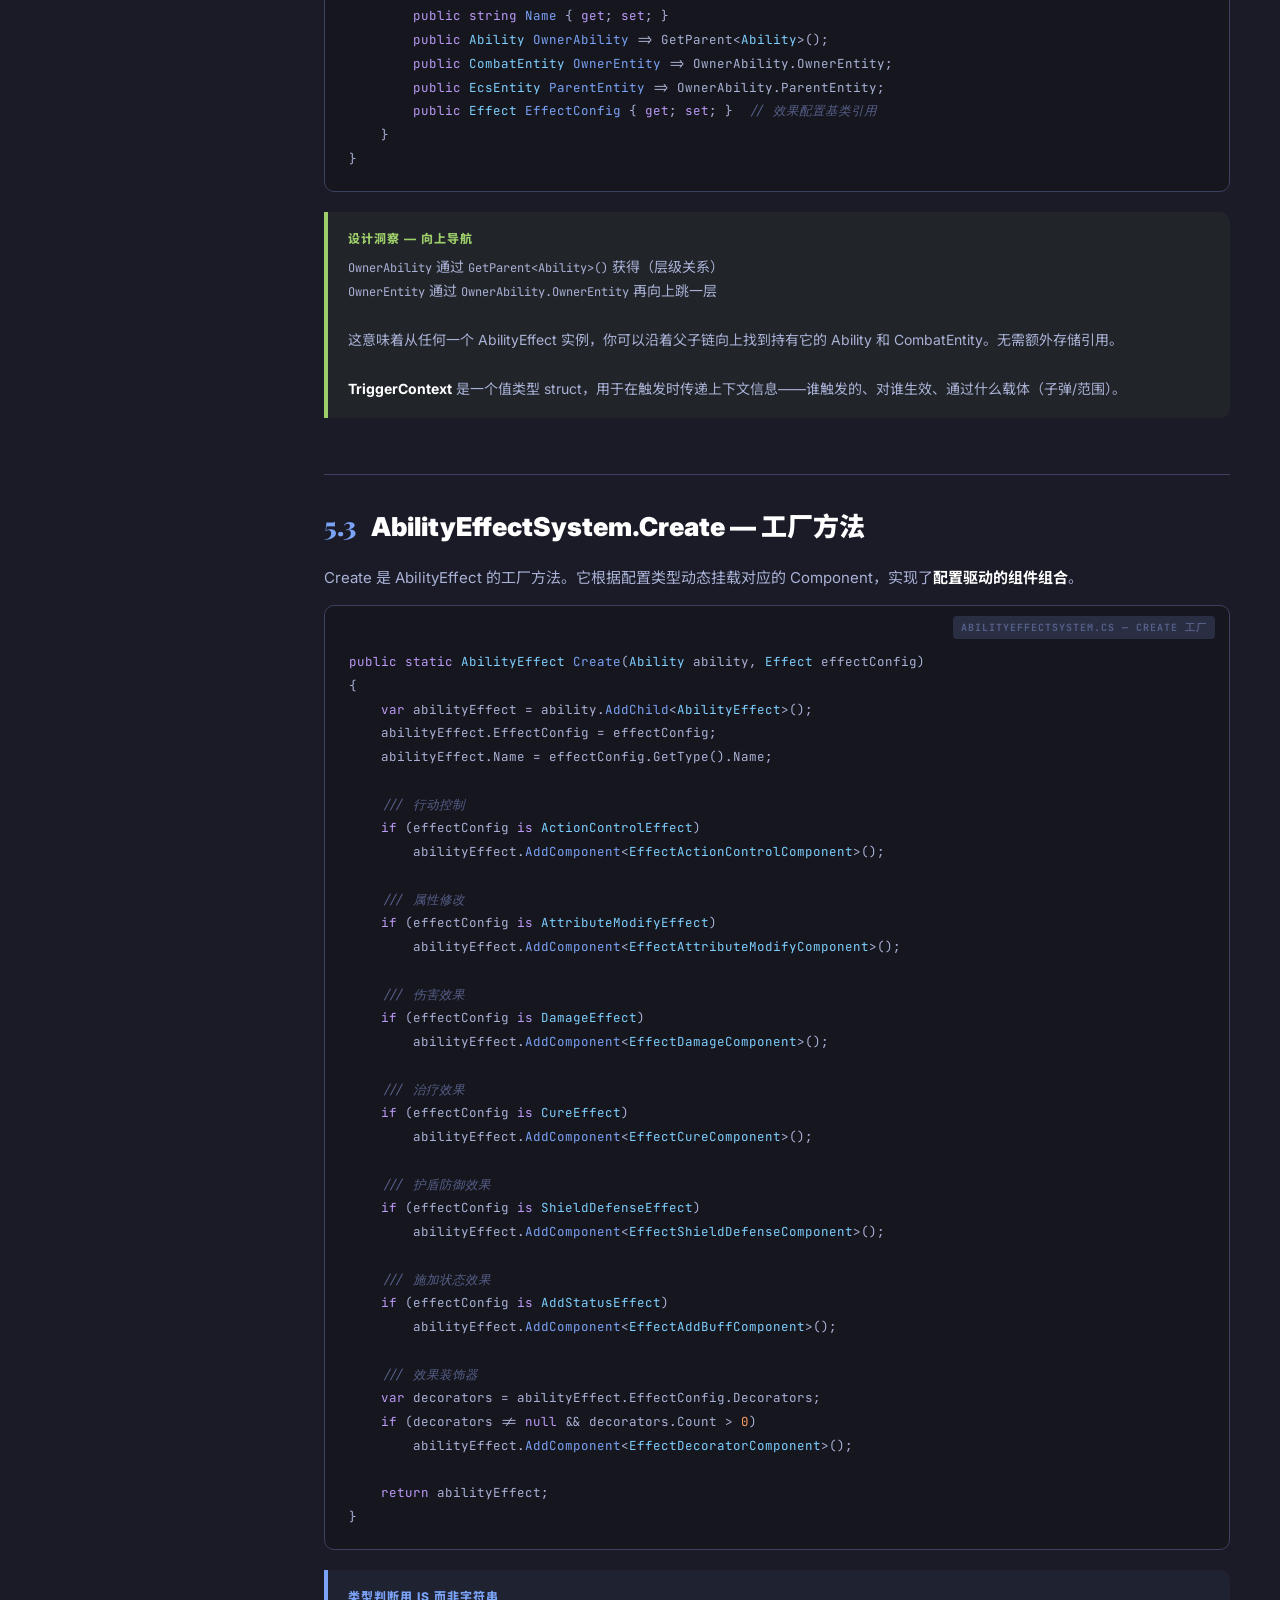
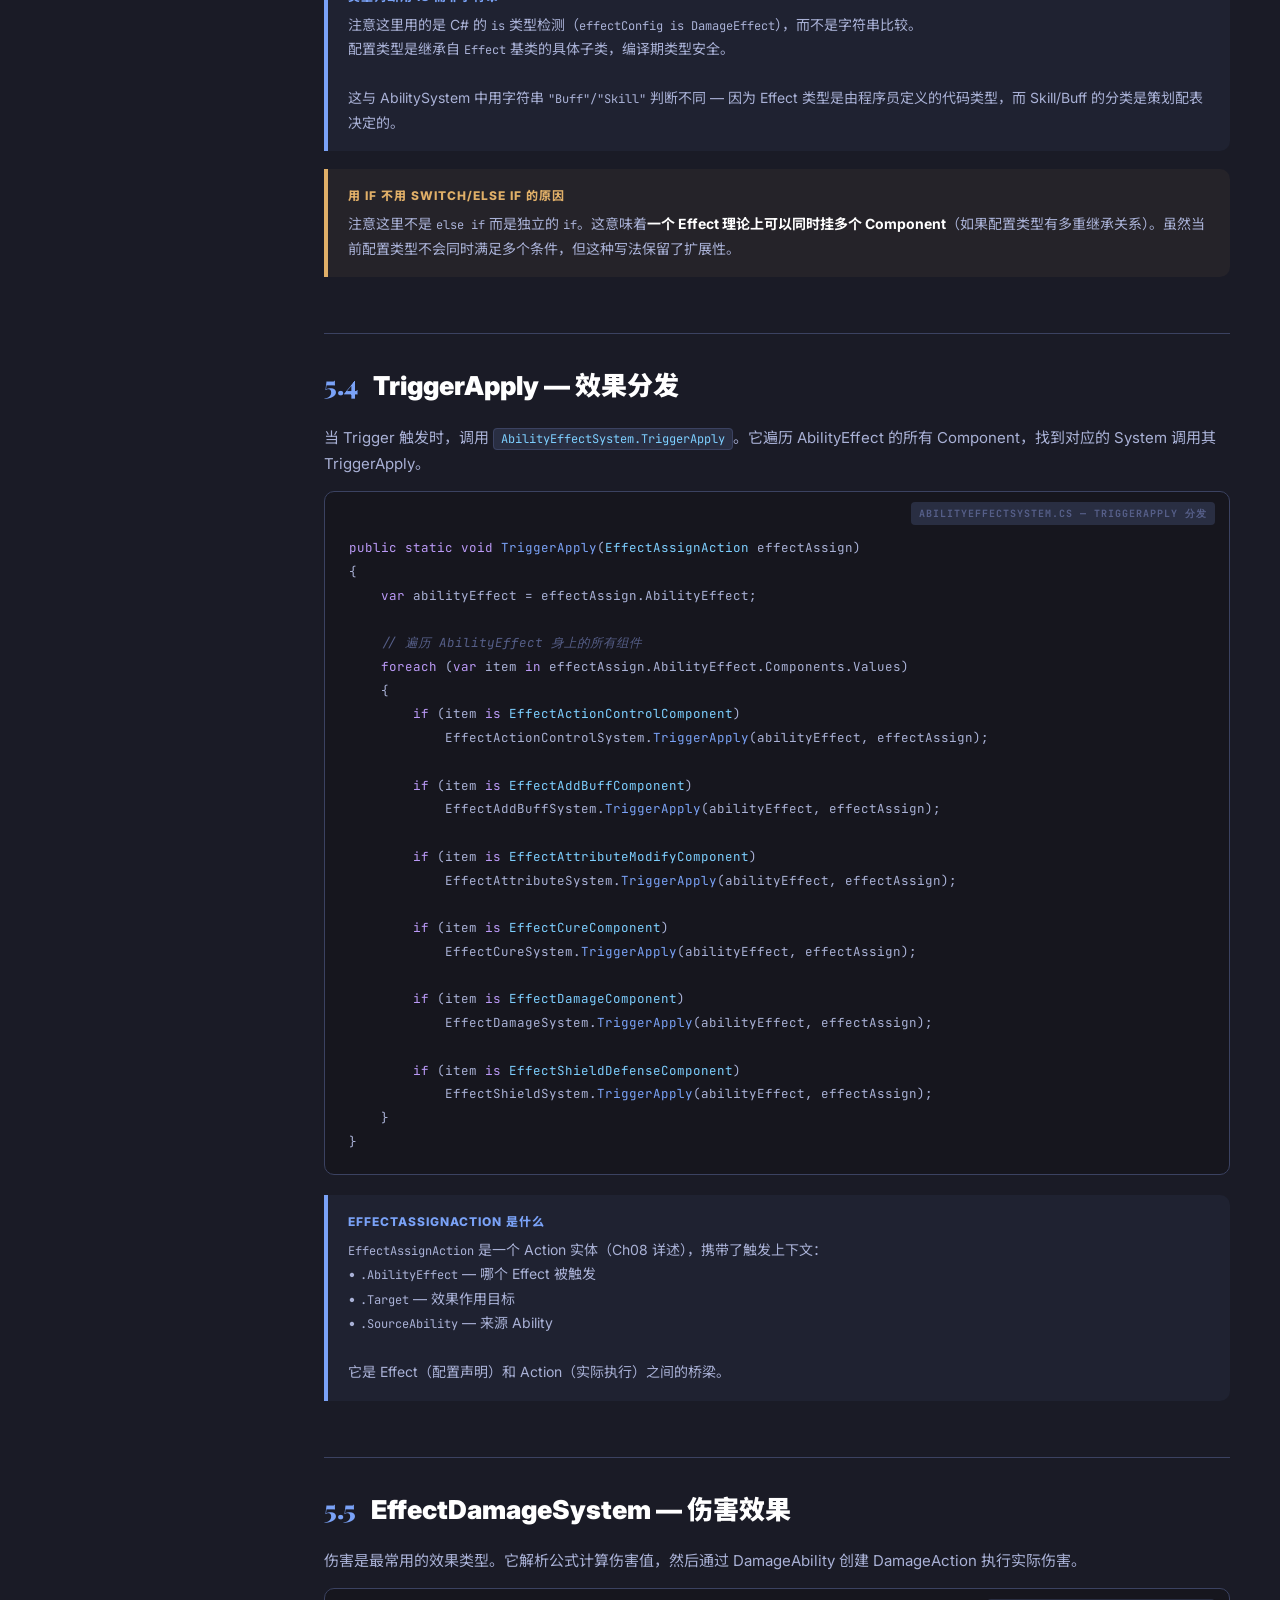
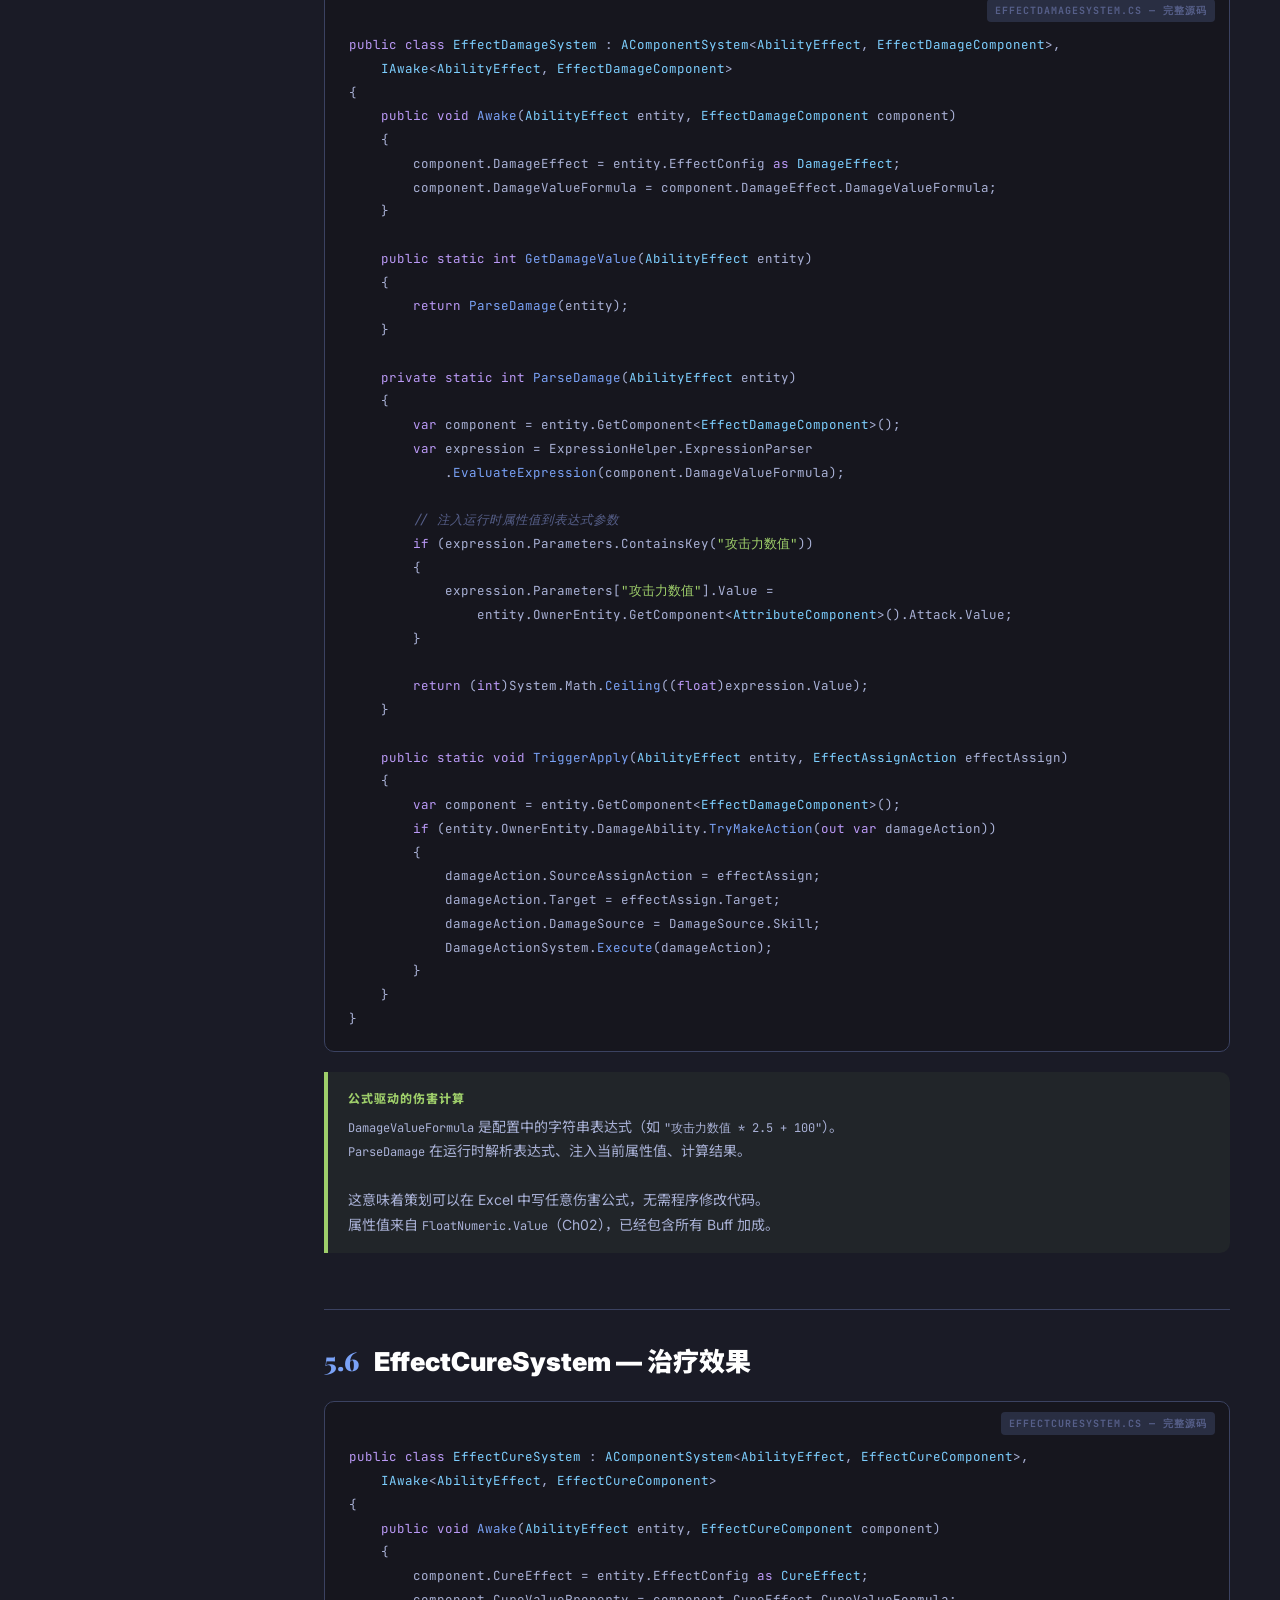
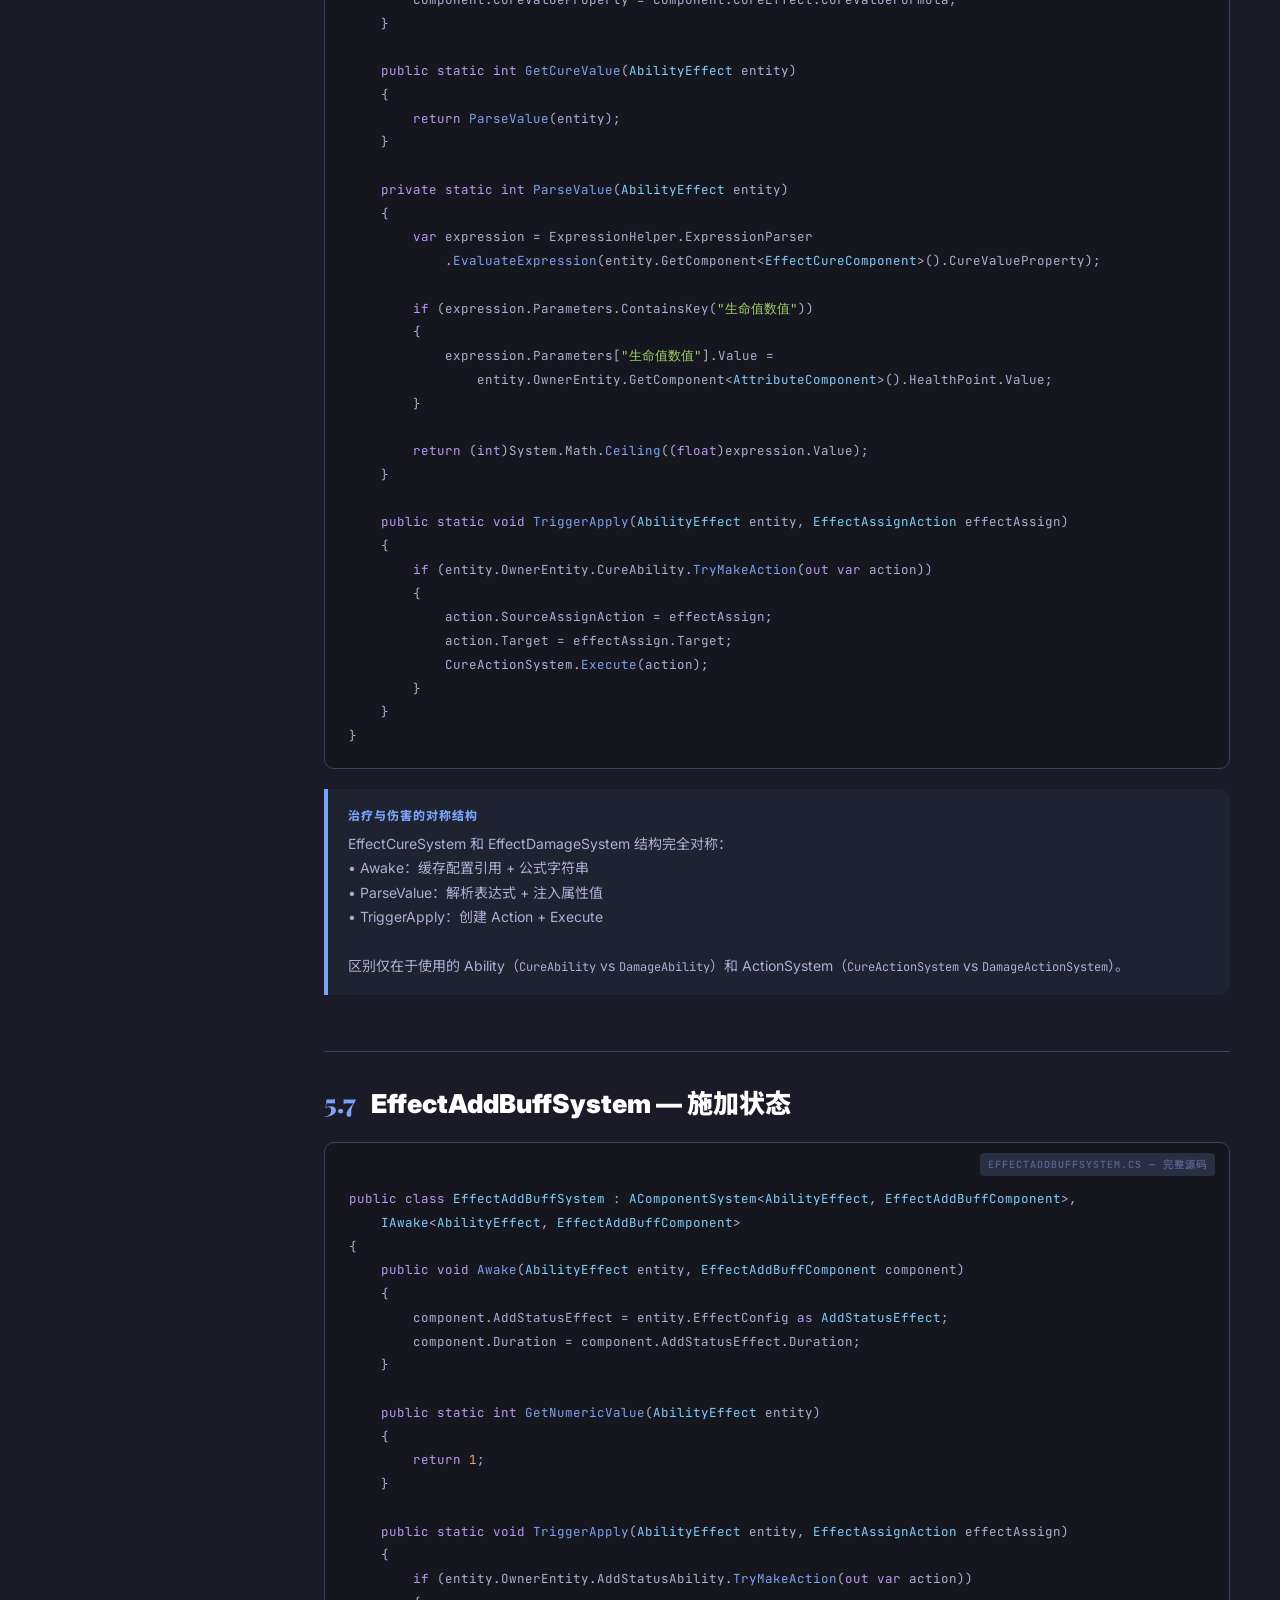
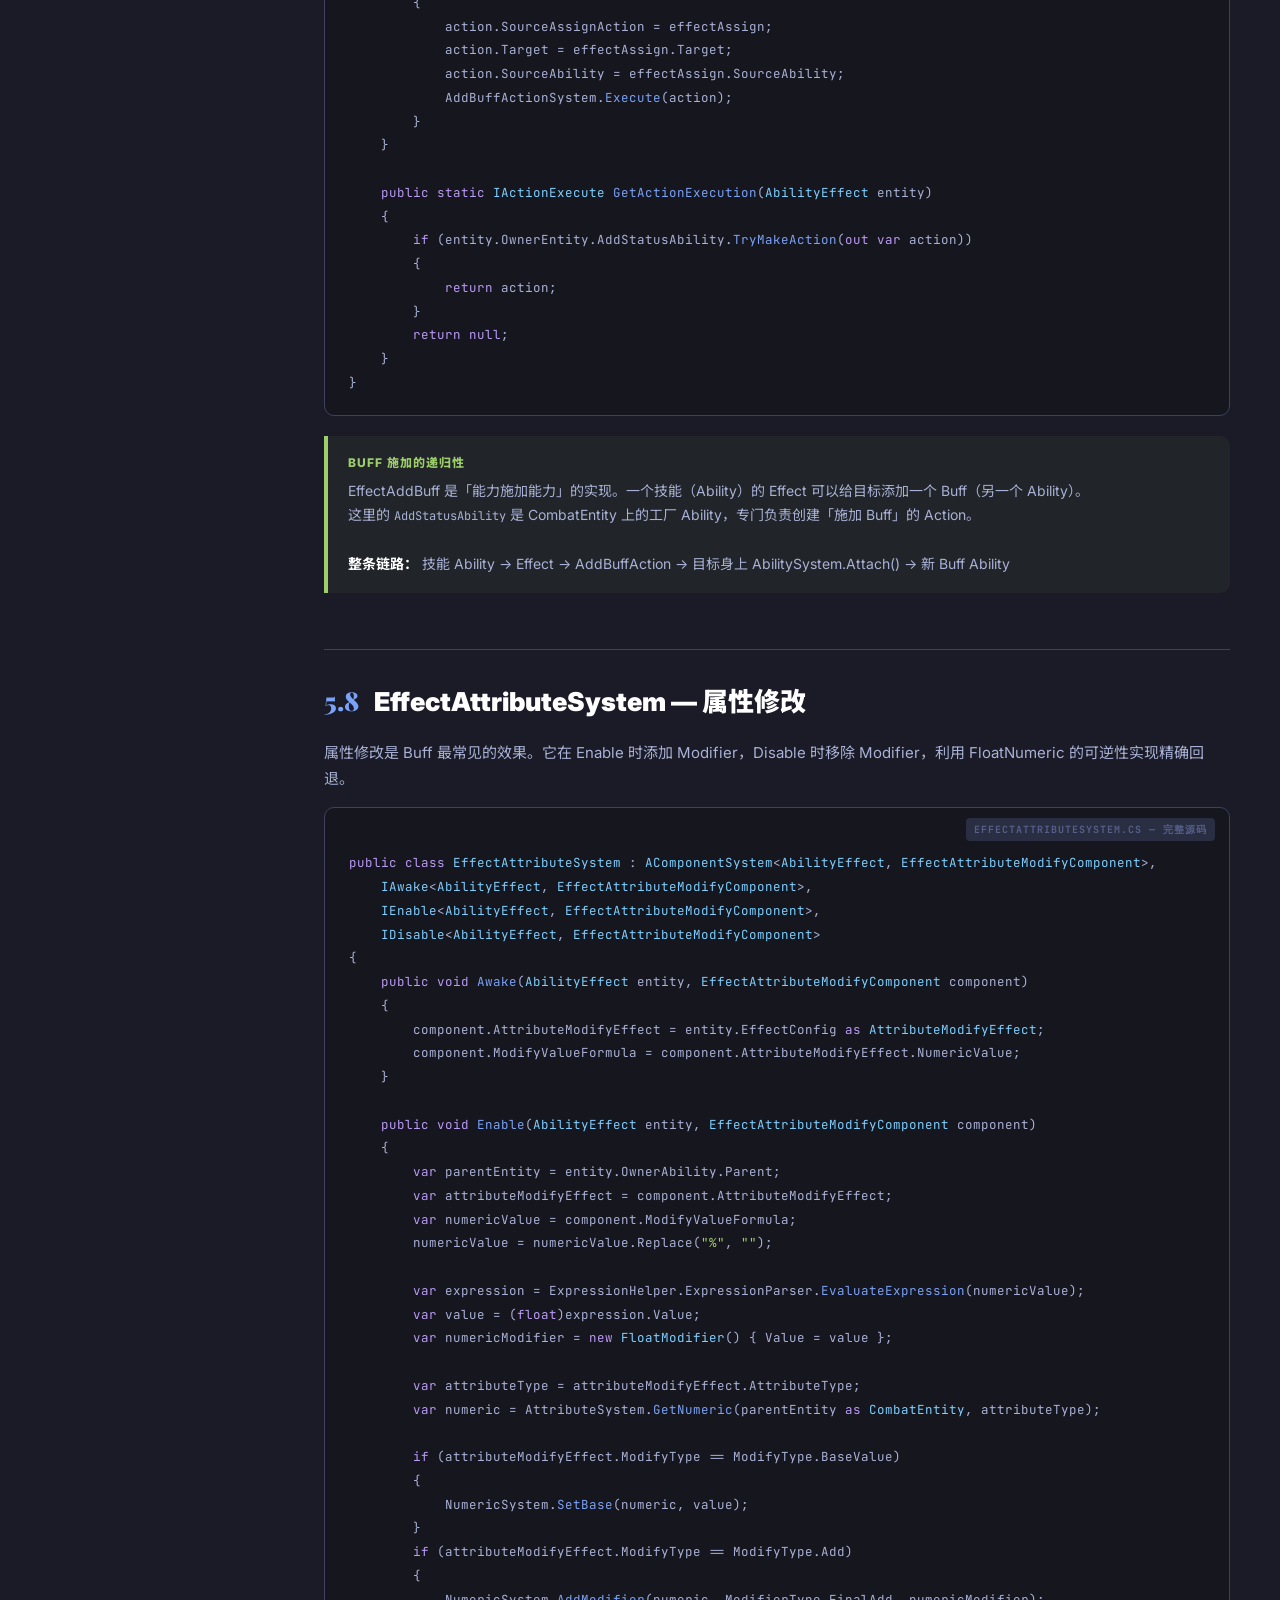
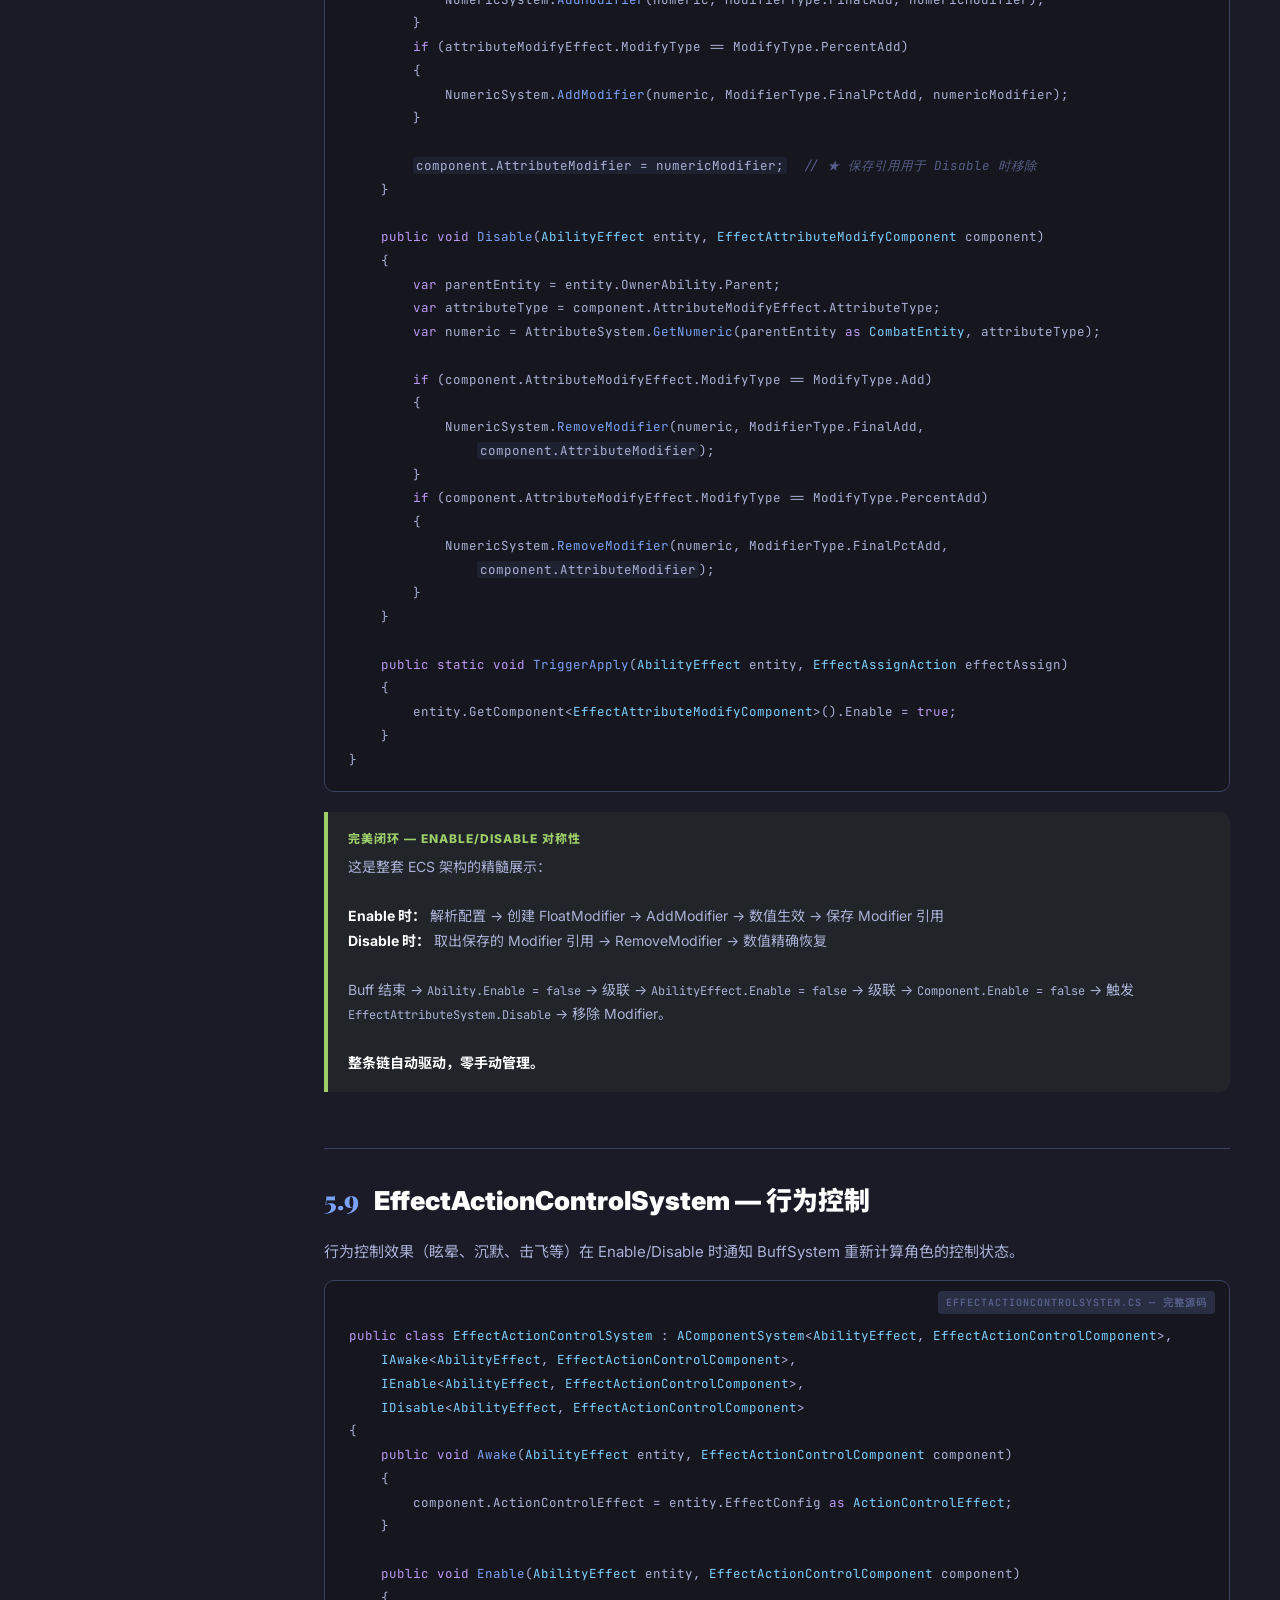
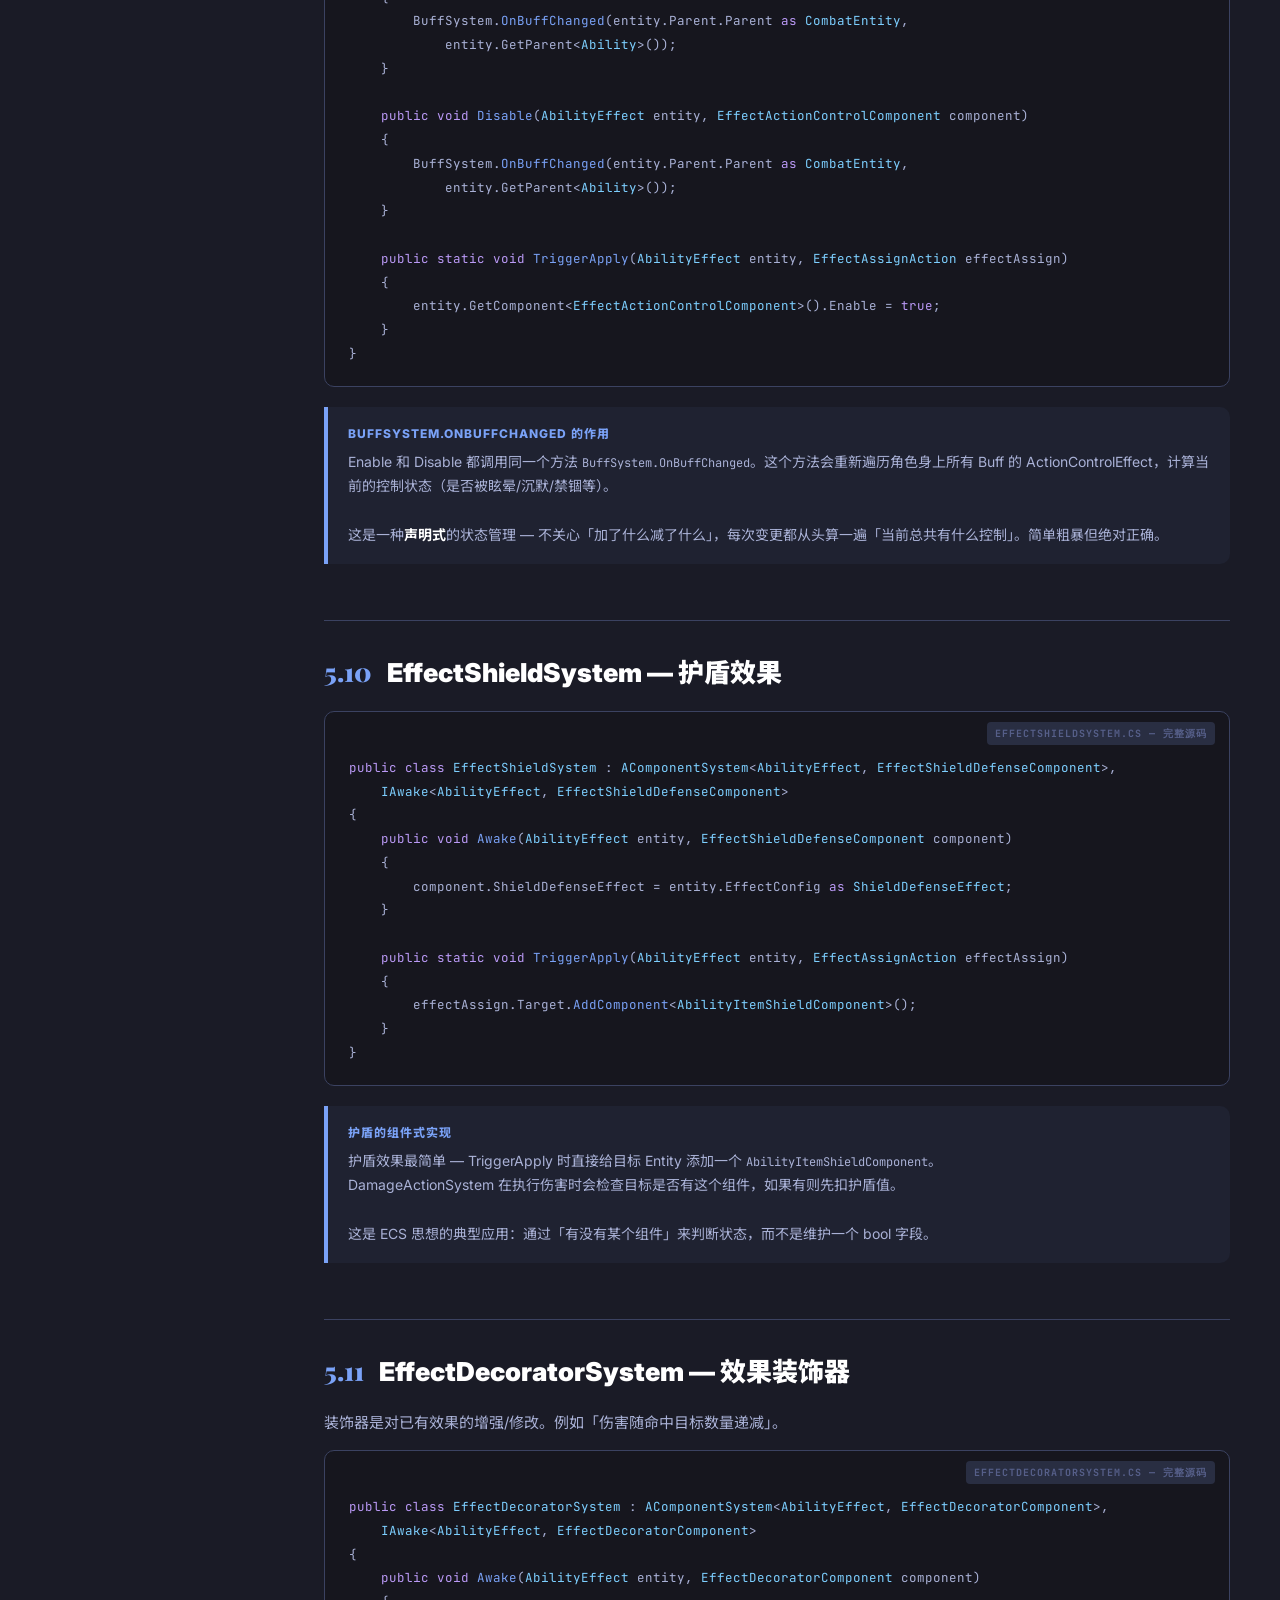
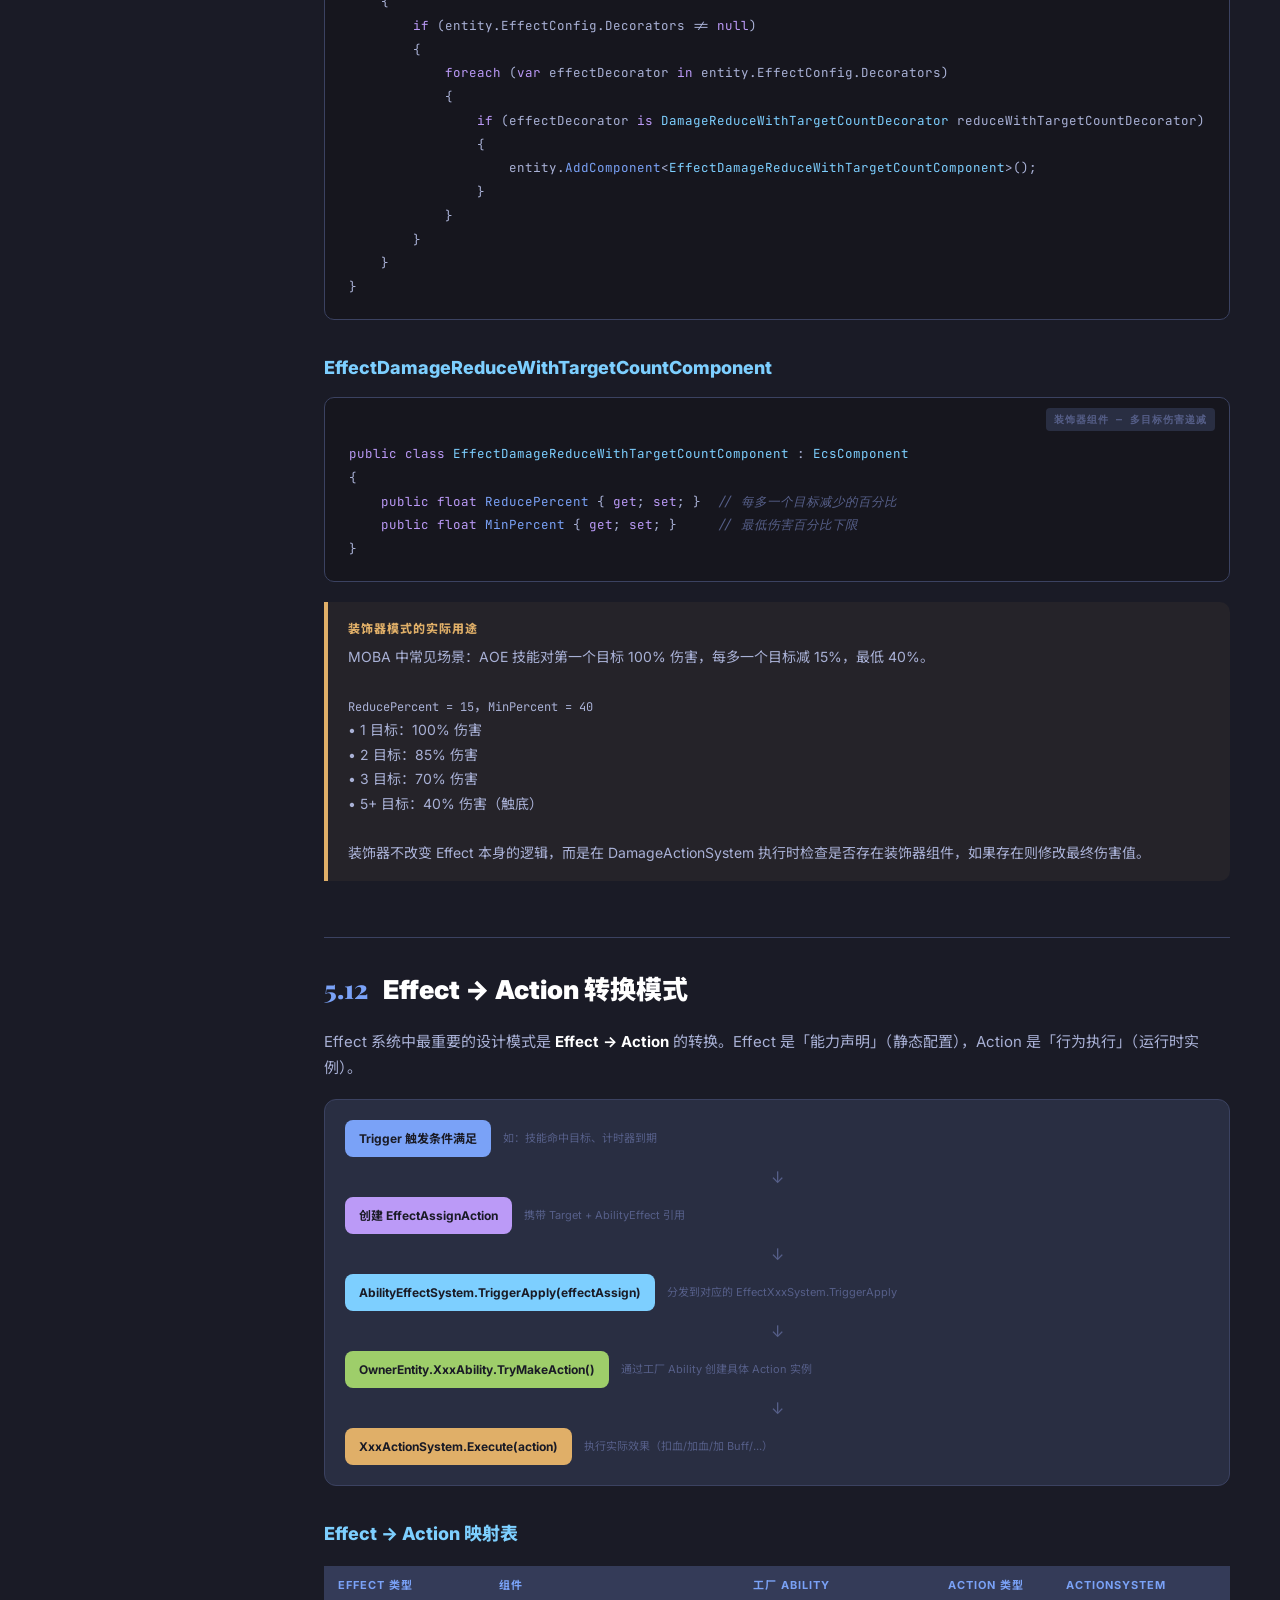
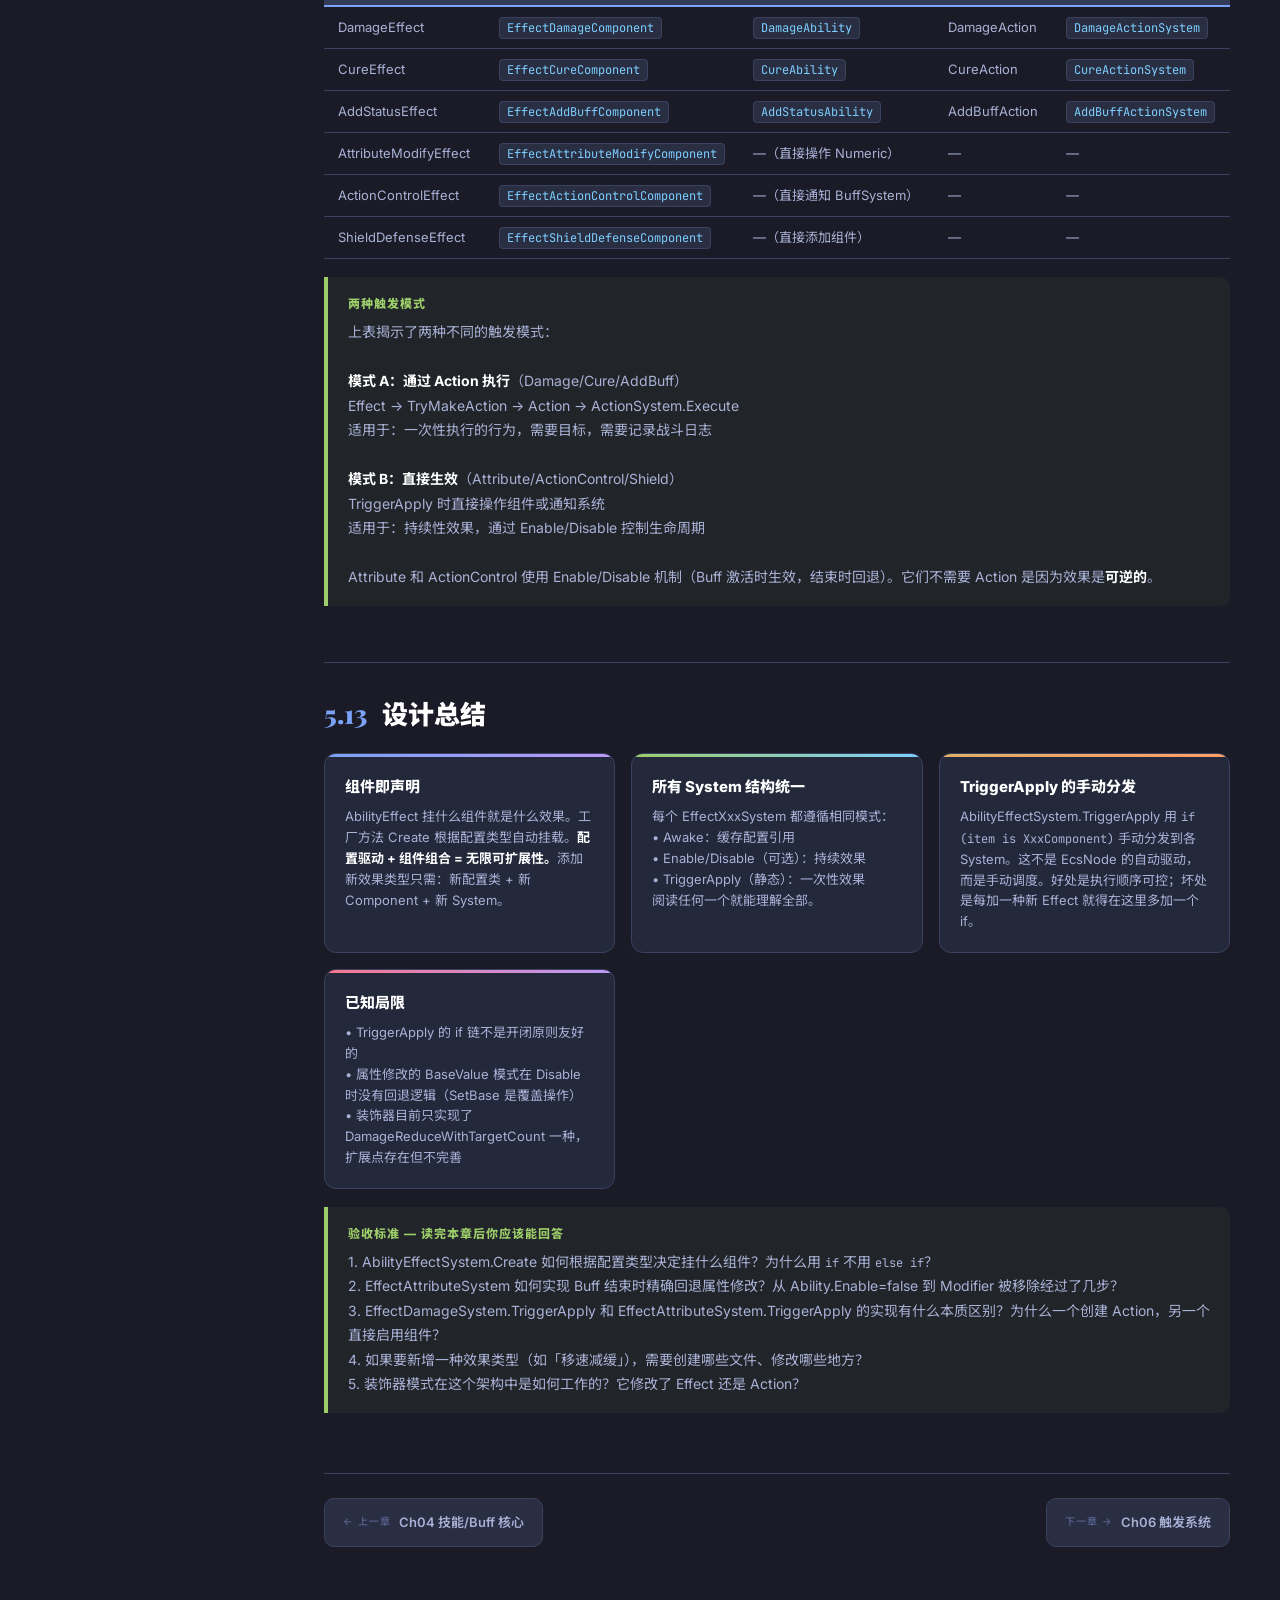
<file: docs/ch05-effect.html>
<!DOCTYPE html>
<html lang="zh-CN">
<head>
<meta charset="UTF-8">
<meta name="viewport" content="width=device-width, initial-scale=1">
<title>Ch05 — AbilityEffect 效果系统 | EGamePlay</title>
<link href="https://fonts.googleapis.com/css2?family=Inter:wght@400;600;800;900&family=Noto+Sans+SC:wght@400;600;700;900&family=JetBrains+Mono:wght@400;600&family=Playfair+Display:wght@900&display=swap" rel="stylesheet">
<link rel="stylesheet" href="style.css">
</head>
<body>
<div class="grid-bg"></div>
<div class="doc-layout">

<!-- Sidebar -->
<nav class="doc-sidebar">
  <div class="nav-brand"><a href="index.html">EGamePlay</a></div>
  <div class="nav-section">Chapters</div>
  <ul class="nav-list">
    <li><a href="ch01-ecsnode.html"><span class="ch-num">01</span> EcsNode 框架底座</a></li>
    <li><a href="ch02-numeric.html"><span class="ch-num">02</span> 数值系统</a></li>
    <li><a href="ch03-combat-entity.html"><span class="ch-num">03</span> 战斗实体</a></li>
    <li><a href="ch04-ability.html"><span class="ch-num">04</span> 技能/Buff 核心</a></li>
    <li><a class="active" href="ch05-effect.html"><span class="ch-num">05</span> 效果系统</a></li>
    <li><a href="ch06-trigger.html"><span class="ch-num">06</span> 触发系统</a></li>
    <li><a href="ch07-execution.html"><span class="ch-num">07</span> 执行时间轴</a></li>
    <li><a href="ch08-action.html"><span class="ch-num">08</span> 行动系统</a></li>
    <li><a href="ch09-config.html"><span class="ch-num">09</span> 配置管线</a></li>
  </ul>
  <div class="nav-section" style="margin-top:24px">本章目录</div>
  <ul class="nav-list">
    <li><a href="#overview">概述</a></li>
    <li><a href="#entity">AbilityEffect 实体</a></li>
    <li><a href="#create">Create 工厂方法</a></li>
    <li><a href="#trigger-apply">TriggerApply 分发</a></li>
    <li><a href="#damage">EffectDamageSystem</a></li>
    <li><a href="#cure">EffectCureSystem</a></li>
    <li><a href="#addbuff">EffectAddBuffSystem</a></li>
    <li><a href="#attribute">EffectAttributeSystem</a></li>
    <li><a href="#actioncontrol">EffectActionControlSystem</a></li>
    <li><a href="#shield">EffectShieldSystem</a></li>
    <li><a href="#decorator">EffectDecoratorSystem</a></li>
    <li><a href="#conversion">Effect → Action 转换</a></li>
    <li><a href="#summary">设计总结</a></li>
  </ul>
</nav>

<!-- Main Content -->
<main class="doc-main">
<div class="ch-header">
  <div class="ch-kicker">Chapter 05</div>
  <h1>AbilityEffect — <span class="accent">效果系统</span></h1>
  <p class="ch-subtitle">Effect 是 Ability 的「做什么」。一个技能/Buff 的实际效果——伤害、治疗、加 Buff、修改属性、控制行为、护盾——全部通过 AbilityEffect 子实体 + 对应 Component + System 来实现。</p>
</div>

<!-- ===== 1. Overview ===== -->
<h2 id="overview"><span class="num">5.1</span> 概述</h2>

<div class="callout">
  <div class="callout-title">核心架构</div>
  AbilityEffect 是一个 Entity，挂载在 Ability 下。它通过 <strong>组件组合</strong> 声明自己的类型：<br>
  • 挂了 <code>EffectDamageComponent</code> → 这是一个伤害效果<br>
  • 挂了 <code>EffectCureComponent</code> → 这是一个治疗效果<br>
  • 挂了 <code>EffectAddBuffComponent</code> → 这是一个施加 Buff 效果<br><br>
  每种 Component 有对应的 System 处理具体逻辑。Effect 本身不包含任何业务代码。<br><br>
  <strong>关键模式：Effect 是配置声明，Action 是运行时执行。</strong> Effect 描述「能造成什么」，Action 是「真正造成了什么」。
</div>

<div class="section-label">文件位置</div>
<pre class="code"><span class="file-tag">目录结构</span>
Assets/App.Model/.../com.model.egameplay/Ability/AbilityEffect/
├── AbilityEffect.cs                              <span class="cm">// 实体定义（28行）</span>
├── EffectDamageReduceWithTargetCountComponent.cs  <span class="cm">// 装饰器组件</span>
└── [各种 Component 定义...]

Assets/App.System/.../com.system.egameplay/Ability/AbilityEffect/
├── AbilityEffectSystem.cs       <span class="cm">// 工厂 + 分发（77行）</span>
├── EffectDamageSystem.cs        <span class="cm">// 伤害（47行）</span>
├── EffectCureSystem.cs          <span class="cm">// 治疗（45行）</span>
├── EffectAddBuffSystem.cs       <span class="cm">// 施加状态（43行）</span>
├── EffectAttributeSystem.cs     <span class="cm">// 属性修改（70行）</span>
├── EffectActionControlSystem.cs <span class="cm">// 行为控制（35行）</span>
├── EffectShieldSystem.cs        <span class="cm">// 护盾（23行）</span>
└── EffectDecoratorSystem.cs     <span class="cm">// 装饰器（27行）</span>
</pre>

<!-- ===== 2. Entity ===== -->
<h2 id="entity"><span class="num">5.2</span> AbilityEffect 实体</h2>

<pre class="code"><span class="file-tag">AbilityEffect.cs — 完整源码</span>
<span class="kw">namespace</span> EGamePlay.Combat
{
    <span class="kw">public struct</span> <span class="tp">TriggerContext</span>
    {
        <span class="kw">public</span> <span class="tp">AbilityTrigger</span> <span class="fn">AbilityTrigger</span>;   <span class="cm">// 触发此效果的 Trigger</span>
        <span class="kw">public</span> <span class="tp">EcsEntity</span> <span class="fn">TriggerSource</span>;        <span class="cm">// 触发源</span>
        <span class="kw">public</span> <span class="tp">AbilityItem</span> <span class="fn">AbilityItem</span>;        <span class="cm">// 技能投射物（如子弹）</span>
        <span class="kw">public</span> <span class="tp">EcsEntity</span> <span class="fn">Target</span>;              <span class="cm">// 效果目标</span>
    }

    <span class="cm">/// 能力效果，如伤害、治疗、施加状态等</span>
    <span class="kw">public partial class</span> <span class="tp">AbilityEffect</span> : <span class="tp">EcsEntity</span>
    {
        <span class="kw">public string</span> <span class="fn">Name</span> { <span class="kw">get</span>; <span class="kw">set</span>; }
        <span class="kw">public</span> <span class="tp">Ability</span> <span class="fn">OwnerAbility</span> => GetParent&lt;<span class="tp">Ability</span>&gt;();
        <span class="kw">public</span> <span class="tp">CombatEntity</span> <span class="fn">OwnerEntity</span> => OwnerAbility.OwnerEntity;
        <span class="kw">public</span> <span class="tp">EcsEntity</span> <span class="fn">ParentEntity</span> => OwnerAbility.ParentEntity;
        <span class="kw">public</span> <span class="tp">Effect</span> <span class="fn">EffectConfig</span> { <span class="kw">get</span>; <span class="kw">set</span>; }  <span class="cm">// 效果配置基类引用</span>
    }
}
</pre>

<div class="callout good">
  <div class="callout-title">设计洞察 — 向上导航</div>
  <code>OwnerAbility</code> 通过 <code>GetParent&lt;Ability&gt;()</code> 获得（层级关系）<br>
  <code>OwnerEntity</code> 通过 <code>OwnerAbility.OwnerEntity</code> 再向上跳一层<br><br>
  这意味着从任何一个 AbilityEffect 实例，你可以沿着父子链向上找到持有它的 Ability 和 CombatEntity。无需额外存储引用。<br><br>
  <strong>TriggerContext</strong> 是一个值类型 struct，用于在触发时传递上下文信息——谁触发的、对谁生效、通过什么载体（子弹/范围）。
</div>

<!-- ===== 3. Create ===== -->
<h2 id="create"><span class="num">5.3</span> AbilityEffectSystem.Create — 工厂方法</h2>

<p>Create 是 AbilityEffect 的工厂方法。它根据配置类型动态挂载对应的 Component，实现了<strong>配置驱动的组件组合</strong>。</p>

<pre class="code"><span class="file-tag">AbilityEffectSystem.cs — Create 工厂</span>
<span class="kw">public static</span> <span class="tp">AbilityEffect</span> <span class="fn">Create</span>(<span class="tp">Ability</span> ability, <span class="tp">Effect</span> effectConfig)
{
    <span class="kw">var</span> abilityEffect = ability.<span class="fn">AddChild</span>&lt;<span class="tp">AbilityEffect</span>&gt;();
    abilityEffect.EffectConfig = effectConfig;
    abilityEffect.Name = effectConfig.GetType().Name;

    <span class="cm">/// 行动控制</span>
    <span class="kw">if</span> (effectConfig <span class="kw">is</span> <span class="tp">ActionControlEffect</span>)
        abilityEffect.<span class="fn">AddComponent</span>&lt;<span class="tp">EffectActionControlComponent</span>&gt;();

    <span class="cm">/// 属性修改</span>
    <span class="kw">if</span> (effectConfig <span class="kw">is</span> <span class="tp">AttributeModifyEffect</span>)
        abilityEffect.<span class="fn">AddComponent</span>&lt;<span class="tp">EffectAttributeModifyComponent</span>&gt;();

    <span class="cm">/// 伤害效果</span>
    <span class="kw">if</span> (effectConfig <span class="kw">is</span> <span class="tp">DamageEffect</span>)
        abilityEffect.<span class="fn">AddComponent</span>&lt;<span class="tp">EffectDamageComponent</span>&gt;();

    <span class="cm">/// 治疗效果</span>
    <span class="kw">if</span> (effectConfig <span class="kw">is</span> <span class="tp">CureEffect</span>)
        abilityEffect.<span class="fn">AddComponent</span>&lt;<span class="tp">EffectCureComponent</span>&gt;();

    <span class="cm">/// 护盾防御效果</span>
    <span class="kw">if</span> (effectConfig <span class="kw">is</span> <span class="tp">ShieldDefenseEffect</span>)
        abilityEffect.<span class="fn">AddComponent</span>&lt;<span class="tp">EffectShieldDefenseComponent</span>&gt;();

    <span class="cm">/// 施加状态效果</span>
    <span class="kw">if</span> (effectConfig <span class="kw">is</span> <span class="tp">AddStatusEffect</span>)
        abilityEffect.<span class="fn">AddComponent</span>&lt;<span class="tp">EffectAddBuffComponent</span>&gt;();

    <span class="cm">/// 效果装饰器</span>
    <span class="kw">var</span> decorators = abilityEffect.EffectConfig.Decorators;
    <span class="kw">if</span> (decorators != <span class="kw">null</span> && decorators.Count > <span class="nm">0</span>)
        abilityEffect.<span class="fn">AddComponent</span>&lt;<span class="tp">EffectDecoratorComponent</span>&gt;();

    <span class="kw">return</span> abilityEffect;
}
</pre>

<div class="callout">
  <div class="callout-title">类型判断用 is 而非字符串</div>
  注意这里用的是 C# 的 <code>is</code> 类型检测（<code>effectConfig is DamageEffect</code>），而不是字符串比较。<br>
  配置类型是继承自 <code>Effect</code> 基类的具体子类，编译期类型安全。<br><br>
  这与 AbilitySystem 中用字符串 <code>"Buff"/"Skill"</code> 判断不同 — 因为 Effect 类型是由程序员定义的代码类型，而 Skill/Buff 的分类是策划配表决定的。
</div>

<div class="callout warn">
  <div class="callout-title">用 if 不用 switch/else if 的原因</div>
  注意这里不是 <code>else if</code> 而是独立的 <code>if</code>。这意味着<strong>一个 Effect 理论上可以同时挂多个 Component</strong>（如果配置类型有多重继承关系）。虽然当前配置类型不会同时满足多个条件，但这种写法保留了扩展性。
</div>

<!-- ===== 4. TriggerApply ===== -->
<h2 id="trigger-apply"><span class="num">5.4</span> TriggerApply — 效果分发</h2>

<p>当 Trigger 触发时，调用 <code>AbilityEffectSystem.TriggerApply</code>。它遍历 AbilityEffect 的所有 Component，找到对应的 System 调用其 TriggerApply。</p>

<pre class="code"><span class="file-tag">AbilityEffectSystem.cs — TriggerApply 分发</span>
<span class="kw">public static void</span> <span class="fn">TriggerApply</span>(<span class="tp">EffectAssignAction</span> effectAssign)
{
    <span class="kw">var</span> abilityEffect = effectAssign.AbilityEffect;

    <span class="cm">// 遍历 AbilityEffect 身上的所有组件</span>
    <span class="kw">foreach</span> (<span class="kw">var</span> item <span class="kw">in</span> effectAssign.AbilityEffect.Components.Values)
    {
        <span class="kw">if</span> (item <span class="kw">is</span> <span class="tp">EffectActionControlComponent</span>)
            EffectActionControlSystem.<span class="fn">TriggerApply</span>(abilityEffect, effectAssign);

        <span class="kw">if</span> (item <span class="kw">is</span> <span class="tp">EffectAddBuffComponent</span>)
            EffectAddBuffSystem.<span class="fn">TriggerApply</span>(abilityEffect, effectAssign);

        <span class="kw">if</span> (item <span class="kw">is</span> <span class="tp">EffectAttributeModifyComponent</span>)
            EffectAttributeSystem.<span class="fn">TriggerApply</span>(abilityEffect, effectAssign);

        <span class="kw">if</span> (item <span class="kw">is</span> <span class="tp">EffectCureComponent</span>)
            EffectCureSystem.<span class="fn">TriggerApply</span>(abilityEffect, effectAssign);

        <span class="kw">if</span> (item <span class="kw">is</span> <span class="tp">EffectDamageComponent</span>)
            EffectDamageSystem.<span class="fn">TriggerApply</span>(abilityEffect, effectAssign);

        <span class="kw">if</span> (item <span class="kw">is</span> <span class="tp">EffectShieldDefenseComponent</span>)
            EffectShieldSystem.<span class="fn">TriggerApply</span>(abilityEffect, effectAssign);
    }
}
</pre>

<div class="callout">
  <div class="callout-title">EffectAssignAction 是什么</div>
  <code>EffectAssignAction</code> 是一个 Action 实体（Ch08 详述），携带了触发上下文：<br>
  • <code>.AbilityEffect</code> — 哪个 Effect 被触发<br>
  • <code>.Target</code> — 效果作用目标<br>
  • <code>.SourceAbility</code> — 来源 Ability<br><br>
  它是 Effect（配置声明）和 Action（实际执行）之间的桥梁。
</div>

<!-- ===== 5. Damage ===== -->
<h2 id="damage"><span class="num">5.5</span> EffectDamageSystem — 伤害效果</h2>

<p>伤害是最常用的效果类型。它解析公式计算伤害值，然后通过 DamageAbility 创建 DamageAction 执行实际伤害。</p>

<pre class="code"><span class="file-tag">EffectDamageSystem.cs — 完整源码</span>
<span class="kw">public class</span> <span class="tp">EffectDamageSystem</span> : <span class="tp">AComponentSystem</span>&lt;<span class="tp">AbilityEffect</span>, <span class="tp">EffectDamageComponent</span>&gt;,
    <span class="tp">IAwake</span>&lt;<span class="tp">AbilityEffect</span>, <span class="tp">EffectDamageComponent</span>&gt;
{
    <span class="kw">public void</span> <span class="fn">Awake</span>(<span class="tp">AbilityEffect</span> entity, <span class="tp">EffectDamageComponent</span> component)
    {
        component.DamageEffect = entity.EffectConfig <span class="kw">as</span> <span class="tp">DamageEffect</span>;
        component.DamageValueFormula = component.DamageEffect.DamageValueFormula;
    }

    <span class="kw">public static int</span> <span class="fn">GetDamageValue</span>(<span class="tp">AbilityEffect</span> entity)
    {
        <span class="kw">return</span> <span class="fn">ParseDamage</span>(entity);
    }

    <span class="kw">private static int</span> <span class="fn">ParseDamage</span>(<span class="tp">AbilityEffect</span> entity)
    {
        <span class="kw">var</span> component = entity.GetComponent&lt;<span class="tp">EffectDamageComponent</span>&gt;();
        <span class="kw">var</span> expression = ExpressionHelper.ExpressionParser
            .<span class="fn">EvaluateExpression</span>(component.DamageValueFormula);

        <span class="cm">// 注入运行时属性值到表达式参数</span>
        <span class="kw">if</span> (expression.Parameters.ContainsKey(<span class="st">"攻击力数值"</span>))
        {
            expression.Parameters[<span class="st">"攻击力数值"</span>].Value =
                entity.OwnerEntity.GetComponent&lt;<span class="tp">AttributeComponent</span>&gt;().Attack.Value;
        }

        <span class="kw">return</span> (<span class="kw">int</span>)System.Math.<span class="fn">Ceiling</span>((<span class="kw">float</span>)expression.Value);
    }

    <span class="kw">public static void</span> <span class="fn">TriggerApply</span>(<span class="tp">AbilityEffect</span> entity, <span class="tp">EffectAssignAction</span> effectAssign)
    {
        <span class="kw">var</span> component = entity.GetComponent&lt;<span class="tp">EffectDamageComponent</span>&gt;();
        <span class="kw">if</span> (entity.OwnerEntity.DamageAbility.<span class="fn">TryMakeAction</span>(<span class="kw">out var</span> damageAction))
        {
            damageAction.SourceAssignAction = effectAssign;
            damageAction.Target = effectAssign.Target;
            damageAction.DamageSource = DamageSource.Skill;
            DamageActionSystem.<span class="fn">Execute</span>(damageAction);
        }
    }
}
</pre>

<div class="callout good">
  <div class="callout-title">公式驱动的伤害计算</div>
  <code>DamageValueFormula</code> 是配置中的字符串表达式（如 <code>"攻击力数值 * 2.5 + 100"</code>）。<br>
  <code>ParseDamage</code> 在运行时解析表达式、注入当前属性值、计算结果。<br><br>
  这意味着策划可以在 Excel 中写任意伤害公式，无需程序修改代码。<br>
  属性值来自 <code>FloatNumeric.Value</code>（Ch02），已经包含所有 Buff 加成。
</div>

<!-- ===== 6. Cure ===== -->
<h2 id="cure"><span class="num">5.6</span> EffectCureSystem — 治疗效果</h2>

<pre class="code"><span class="file-tag">EffectCureSystem.cs — 完整源码</span>
<span class="kw">public class</span> <span class="tp">EffectCureSystem</span> : <span class="tp">AComponentSystem</span>&lt;<span class="tp">AbilityEffect</span>, <span class="tp">EffectCureComponent</span>&gt;,
    <span class="tp">IAwake</span>&lt;<span class="tp">AbilityEffect</span>, <span class="tp">EffectCureComponent</span>&gt;
{
    <span class="kw">public void</span> <span class="fn">Awake</span>(<span class="tp">AbilityEffect</span> entity, <span class="tp">EffectCureComponent</span> component)
    {
        component.CureEffect = entity.EffectConfig <span class="kw">as</span> <span class="tp">CureEffect</span>;
        component.CureValueProperty = component.CureEffect.CureValueFormula;
    }

    <span class="kw">public static int</span> <span class="fn">GetCureValue</span>(<span class="tp">AbilityEffect</span> entity)
    {
        <span class="kw">return</span> <span class="fn">ParseValue</span>(entity);
    }

    <span class="kw">private static int</span> <span class="fn">ParseValue</span>(<span class="tp">AbilityEffect</span> entity)
    {
        <span class="kw">var</span> expression = ExpressionHelper.ExpressionParser
            .<span class="fn">EvaluateExpression</span>(entity.GetComponent&lt;<span class="tp">EffectCureComponent</span>&gt;().CureValueProperty);

        <span class="kw">if</span> (expression.Parameters.ContainsKey(<span class="st">"生命值数值"</span>))
        {
            expression.Parameters[<span class="st">"生命值数值"</span>].Value =
                entity.OwnerEntity.GetComponent&lt;<span class="tp">AttributeComponent</span>&gt;().HealthPoint.Value;
        }

        <span class="kw">return</span> (<span class="kw">int</span>)System.Math.<span class="fn">Ceiling</span>((<span class="kw">float</span>)expression.Value);
    }

    <span class="kw">public static void</span> <span class="fn">TriggerApply</span>(<span class="tp">AbilityEffect</span> entity, <span class="tp">EffectAssignAction</span> effectAssign)
    {
        <span class="kw">if</span> (entity.OwnerEntity.CureAbility.<span class="fn">TryMakeAction</span>(<span class="kw">out var</span> action))
        {
            action.SourceAssignAction = effectAssign;
            action.Target = effectAssign.Target;
            CureActionSystem.<span class="fn">Execute</span>(action);
        }
    }
}
</pre>

<div class="callout">
  <div class="callout-title">治疗与伤害的对称结构</div>
  EffectCureSystem 和 EffectDamageSystem 结构完全对称：<br>
  • Awake：缓存配置引用 + 公式字符串<br>
  • ParseValue：解析表达式 + 注入属性值<br>
  • TriggerApply：创建 Action + Execute<br><br>
  区别仅在于使用的 Ability（<code>CureAbility</code> vs <code>DamageAbility</code>）和 ActionSystem（<code>CureActionSystem</code> vs <code>DamageActionSystem</code>）。
</div>

<!-- ===== 7. AddBuff ===== -->
<h2 id="addbuff"><span class="num">5.7</span> EffectAddBuffSystem — 施加状态</h2>

<pre class="code"><span class="file-tag">EffectAddBuffSystem.cs — 完整源码</span>
<span class="kw">public class</span> <span class="tp">EffectAddBuffSystem</span> : <span class="tp">AComponentSystem</span>&lt;<span class="tp">AbilityEffect</span>, <span class="tp">EffectAddBuffComponent</span>&gt;,
    <span class="tp">IAwake</span>&lt;<span class="tp">AbilityEffect</span>, <span class="tp">EffectAddBuffComponent</span>&gt;
{
    <span class="kw">public void</span> <span class="fn">Awake</span>(<span class="tp">AbilityEffect</span> entity, <span class="tp">EffectAddBuffComponent</span> component)
    {
        component.AddStatusEffect = entity.EffectConfig <span class="kw">as</span> <span class="tp">AddStatusEffect</span>;
        component.Duration = component.AddStatusEffect.Duration;
    }

    <span class="kw">public static int</span> <span class="fn">GetNumericValue</span>(<span class="tp">AbilityEffect</span> entity)
    {
        <span class="kw">return</span> <span class="nm">1</span>;
    }

    <span class="kw">public static void</span> <span class="fn">TriggerApply</span>(<span class="tp">AbilityEffect</span> entity, <span class="tp">EffectAssignAction</span> effectAssign)
    {
        <span class="kw">if</span> (entity.OwnerEntity.AddStatusAbility.<span class="fn">TryMakeAction</span>(<span class="kw">out var</span> action))
        {
            action.SourceAssignAction = effectAssign;
            action.Target = effectAssign.Target;
            action.SourceAbility = effectAssign.SourceAbility;
            AddBuffActionSystem.<span class="fn">Execute</span>(action);
        }
    }

    <span class="kw">public static</span> <span class="tp">IActionExecute</span> <span class="fn">GetActionExecution</span>(<span class="tp">AbilityEffect</span> entity)
    {
        <span class="kw">if</span> (entity.OwnerEntity.AddStatusAbility.<span class="fn">TryMakeAction</span>(<span class="kw">out var</span> action))
        {
            <span class="kw">return</span> action;
        }
        <span class="kw">return null</span>;
    }
}
</pre>

<div class="callout good">
  <div class="callout-title">Buff 施加的递归性</div>
  EffectAddBuff 是「能力施加能力」的实现。一个技能（Ability）的 Effect 可以给目标添加一个 Buff（另一个 Ability）。<br>
  这里的 <code>AddStatusAbility</code> 是 CombatEntity 上的工厂 Ability，专门负责创建「施加 Buff」的 Action。<br><br>
  <strong>整条链路：</strong> 技能 Ability → Effect → AddBuffAction → 目标身上 AbilitySystem.Attach() → 新 Buff Ability
</div>

<!-- ===== 8. Attribute ===== -->
<h2 id="attribute"><span class="num">5.8</span> EffectAttributeSystem — 属性修改</h2>

<p>属性修改是 Buff 最常见的效果。它在 Enable 时添加 Modifier，Disable 时移除 Modifier，利用 FloatNumeric 的可逆性实现精确回退。</p>

<pre class="code"><span class="file-tag">EffectAttributeSystem.cs — 完整源码</span>
<span class="kw">public class</span> <span class="tp">EffectAttributeSystem</span> : <span class="tp">AComponentSystem</span>&lt;<span class="tp">AbilityEffect</span>, <span class="tp">EffectAttributeModifyComponent</span>&gt;,
    <span class="tp">IAwake</span>&lt;<span class="tp">AbilityEffect</span>, <span class="tp">EffectAttributeModifyComponent</span>&gt;,
    <span class="tp">IEnable</span>&lt;<span class="tp">AbilityEffect</span>, <span class="tp">EffectAttributeModifyComponent</span>&gt;,
    <span class="tp">IDisable</span>&lt;<span class="tp">AbilityEffect</span>, <span class="tp">EffectAttributeModifyComponent</span>&gt;
{
    <span class="kw">public void</span> <span class="fn">Awake</span>(<span class="tp">AbilityEffect</span> entity, <span class="tp">EffectAttributeModifyComponent</span> component)
    {
        component.AttributeModifyEffect = entity.EffectConfig <span class="kw">as</span> <span class="tp">AttributeModifyEffect</span>;
        component.ModifyValueFormula = component.AttributeModifyEffect.NumericValue;
    }

    <span class="kw">public void</span> <span class="fn">Enable</span>(<span class="tp">AbilityEffect</span> entity, <span class="tp">EffectAttributeModifyComponent</span> component)
    {
        <span class="kw">var</span> parentEntity = entity.OwnerAbility.Parent;
        <span class="kw">var</span> attributeModifyEffect = component.AttributeModifyEffect;
        <span class="kw">var</span> numericValue = component.ModifyValueFormula;
        numericValue = numericValue.Replace(<span class="st">"%"</span>, <span class="st">""</span>);

        <span class="kw">var</span> expression = ExpressionHelper.ExpressionParser.<span class="fn">EvaluateExpression</span>(numericValue);
        <span class="kw">var</span> value = (<span class="kw">float</span>)expression.Value;
        <span class="kw">var</span> numericModifier = <span class="kw">new</span> <span class="tp">FloatModifier</span>() { Value = value };

        <span class="kw">var</span> attributeType = attributeModifyEffect.AttributeType;
        <span class="kw">var</span> numeric = AttributeSystem.<span class="fn">GetNumeric</span>(parentEntity <span class="kw">as</span> <span class="tp">CombatEntity</span>, attributeType);

        <span class="kw">if</span> (attributeModifyEffect.ModifyType == ModifyType.BaseValue)
        {
            NumericSystem.<span class="fn">SetBase</span>(numeric, value);
        }
        <span class="kw">if</span> (attributeModifyEffect.ModifyType == ModifyType.Add)
        {
            NumericSystem.<span class="fn">AddModifier</span>(numeric, ModifierType.FinalAdd, numericModifier);
        }
        <span class="kw">if</span> (attributeModifyEffect.ModifyType == ModifyType.PercentAdd)
        {
            NumericSystem.<span class="fn">AddModifier</span>(numeric, ModifierType.FinalPctAdd, numericModifier);
        }

        <span class="hl">component.AttributeModifier = numericModifier;</span>  <span class="cm">// ★ 保存引用用于 Disable 时移除</span>
    }

    <span class="kw">public void</span> <span class="fn">Disable</span>(<span class="tp">AbilityEffect</span> entity, <span class="tp">EffectAttributeModifyComponent</span> component)
    {
        <span class="kw">var</span> parentEntity = entity.OwnerAbility.Parent;
        <span class="kw">var</span> attributeType = component.AttributeModifyEffect.AttributeType;
        <span class="kw">var</span> numeric = AttributeSystem.<span class="fn">GetNumeric</span>(parentEntity <span class="kw">as</span> <span class="tp">CombatEntity</span>, attributeType);

        <span class="kw">if</span> (component.AttributeModifyEffect.ModifyType == ModifyType.Add)
        {
            NumericSystem.<span class="fn">RemoveModifier</span>(numeric, ModifierType.FinalAdd,
                <span class="hl">component.AttributeModifier</span>);
        }
        <span class="kw">if</span> (component.AttributeModifyEffect.ModifyType == ModifyType.PercentAdd)
        {
            NumericSystem.<span class="fn">RemoveModifier</span>(numeric, ModifierType.FinalPctAdd,
                <span class="hl">component.AttributeModifier</span>);
        }
    }

    <span class="kw">public static void</span> <span class="fn">TriggerApply</span>(<span class="tp">AbilityEffect</span> entity, <span class="tp">EffectAssignAction</span> effectAssign)
    {
        entity.GetComponent&lt;<span class="tp">EffectAttributeModifyComponent</span>&gt;().Enable = <span class="kw">true</span>;
    }
}
</pre>

<div class="callout good">
  <div class="callout-title">完美闭环 — Enable/Disable 对称性</div>
  这是整套 ECS 架构的精髓展示：<br><br>
  <strong>Enable 时：</strong> 解析配置 → 创建 FloatModifier → AddModifier → 数值生效 → 保存 Modifier 引用<br>
  <strong>Disable 时：</strong> 取出保存的 Modifier 引用 → RemoveModifier → 数值精确恢复<br><br>
  Buff 结束 → <code>Ability.Enable = false</code> → 级联 → <code>AbilityEffect.Enable = false</code> → 级联 → <code>Component.Enable = false</code> → 触发 <code>EffectAttributeSystem.Disable</code> → 移除 Modifier。<br><br>
  <strong>整条链自动驱动，零手动管理。</strong>
</div>

<!-- ===== 9. ActionControl ===== -->
<h2 id="actioncontrol"><span class="num">5.9</span> EffectActionControlSystem — 行为控制</h2>

<p>行为控制效果（眩晕、沉默、击飞等）在 Enable/Disable 时通知 BuffSystem 重新计算角色的控制状态。</p>

<pre class="code"><span class="file-tag">EffectActionControlSystem.cs — 完整源码</span>
<span class="kw">public class</span> <span class="tp">EffectActionControlSystem</span> : <span class="tp">AComponentSystem</span>&lt;<span class="tp">AbilityEffect</span>, <span class="tp">EffectActionControlComponent</span>&gt;,
    <span class="tp">IAwake</span>&lt;<span class="tp">AbilityEffect</span>, <span class="tp">EffectActionControlComponent</span>&gt;,
    <span class="tp">IEnable</span>&lt;<span class="tp">AbilityEffect</span>, <span class="tp">EffectActionControlComponent</span>&gt;,
    <span class="tp">IDisable</span>&lt;<span class="tp">AbilityEffect</span>, <span class="tp">EffectActionControlComponent</span>&gt;
{
    <span class="kw">public void</span> <span class="fn">Awake</span>(<span class="tp">AbilityEffect</span> entity, <span class="tp">EffectActionControlComponent</span> component)
    {
        component.ActionControlEffect = entity.EffectConfig <span class="kw">as</span> <span class="tp">ActionControlEffect</span>;
    }

    <span class="kw">public void</span> <span class="fn">Enable</span>(<span class="tp">AbilityEffect</span> entity, <span class="tp">EffectActionControlComponent</span> component)
    {
        BuffSystem.<span class="fn">OnBuffChanged</span>(entity.Parent.Parent <span class="kw">as</span> <span class="tp">CombatEntity</span>,
            entity.GetParent&lt;<span class="tp">Ability</span>&gt;());
    }

    <span class="kw">public void</span> <span class="fn">Disable</span>(<span class="tp">AbilityEffect</span> entity, <span class="tp">EffectActionControlComponent</span> component)
    {
        BuffSystem.<span class="fn">OnBuffChanged</span>(entity.Parent.Parent <span class="kw">as</span> <span class="tp">CombatEntity</span>,
            entity.GetParent&lt;<span class="tp">Ability</span>&gt;());
    }

    <span class="kw">public static void</span> <span class="fn">TriggerApply</span>(<span class="tp">AbilityEffect</span> entity, <span class="tp">EffectAssignAction</span> effectAssign)
    {
        entity.GetComponent&lt;<span class="tp">EffectActionControlComponent</span>&gt;().Enable = <span class="kw">true</span>;
    }
}
</pre>

<div class="callout">
  <div class="callout-title">BuffSystem.OnBuffChanged 的作用</div>
  Enable 和 Disable 都调用同一个方法 <code>BuffSystem.OnBuffChanged</code>。这个方法会重新遍历角色身上所有 Buff 的 ActionControlEffect，计算当前的控制状态（是否被眩晕/沉默/禁锢等）。<br><br>
  这是一种<strong>声明式</strong>的状态管理 — 不关心「加了什么减了什么」，每次变更都从头算一遍「当前总共有什么控制」。简单粗暴但绝对正确。
</div>

<!-- ===== 10. Shield ===== -->
<h2 id="shield"><span class="num">5.10</span> EffectShieldSystem — 护盾效果</h2>

<pre class="code"><span class="file-tag">EffectShieldSystem.cs — 完整源码</span>
<span class="kw">public class</span> <span class="tp">EffectShieldSystem</span> : <span class="tp">AComponentSystem</span>&lt;<span class="tp">AbilityEffect</span>, <span class="tp">EffectShieldDefenseComponent</span>&gt;,
    <span class="tp">IAwake</span>&lt;<span class="tp">AbilityEffect</span>, <span class="tp">EffectShieldDefenseComponent</span>&gt;
{
    <span class="kw">public void</span> <span class="fn">Awake</span>(<span class="tp">AbilityEffect</span> entity, <span class="tp">EffectShieldDefenseComponent</span> component)
    {
        component.ShieldDefenseEffect = entity.EffectConfig <span class="kw">as</span> <span class="tp">ShieldDefenseEffect</span>;
    }

    <span class="kw">public static void</span> <span class="fn">TriggerApply</span>(<span class="tp">AbilityEffect</span> entity, <span class="tp">EffectAssignAction</span> effectAssign)
    {
        effectAssign.Target.<span class="fn">AddComponent</span>&lt;<span class="tp">AbilityItemShieldComponent</span>&gt;();
    }
}
</pre>

<div class="callout">
  <div class="callout-title">护盾的组件式实现</div>
  护盾效果最简单 — TriggerApply 时直接给目标 Entity 添加一个 <code>AbilityItemShieldComponent</code>。<br>
  DamageActionSystem 在执行伤害时会检查目标是否有这个组件，如果有则先扣护盾值。<br><br>
  这是 ECS 思想的典型应用：通过「有没有某个组件」来判断状态，而不是维护一个 bool 字段。
</div>

<!-- ===== 11. Decorator ===== -->
<h2 id="decorator"><span class="num">5.11</span> EffectDecoratorSystem — 效果装饰器</h2>

<p>装饰器是对已有效果的增强/修改。例如「伤害随命中目标数量递减」。</p>

<pre class="code"><span class="file-tag">EffectDecoratorSystem.cs — 完整源码</span>
<span class="kw">public class</span> <span class="tp">EffectDecoratorSystem</span> : <span class="tp">AComponentSystem</span>&lt;<span class="tp">AbilityEffect</span>, <span class="tp">EffectDecoratorComponent</span>&gt;,
    <span class="tp">IAwake</span>&lt;<span class="tp">AbilityEffect</span>, <span class="tp">EffectDecoratorComponent</span>&gt;
{
    <span class="kw">public void</span> <span class="fn">Awake</span>(<span class="tp">AbilityEffect</span> entity, <span class="tp">EffectDecoratorComponent</span> component)
    {
        <span class="kw">if</span> (entity.EffectConfig.Decorators != <span class="kw">null</span>)
        {
            <span class="kw">foreach</span> (<span class="kw">var</span> effectDecorator <span class="kw">in</span> entity.EffectConfig.Decorators)
            {
                <span class="kw">if</span> (effectDecorator <span class="kw">is</span> <span class="tp">DamageReduceWithTargetCountDecorator</span> reduceWithTargetCountDecorator)
                {
                    entity.<span class="fn">AddComponent</span>&lt;<span class="tp">EffectDamageReduceWithTargetCountComponent</span>&gt;();
                }
            }
        }
    }
}
</pre>

<h3>EffectDamageReduceWithTargetCountComponent</h3>
<pre class="code"><span class="file-tag">装饰器组件 — 多目标伤害递减</span>
<span class="kw">public class</span> <span class="tp">EffectDamageReduceWithTargetCountComponent</span> : <span class="tp">EcsComponent</span>
{
    <span class="kw">public float</span> <span class="fn">ReducePercent</span> { <span class="kw">get</span>; <span class="kw">set</span>; }  <span class="cm">// 每多一个目标减少的百分比</span>
    <span class="kw">public float</span> <span class="fn">MinPercent</span> { <span class="kw">get</span>; <span class="kw">set</span>; }     <span class="cm">// 最低伤害百分比下限</span>
}
</pre>

<div class="callout warn">
  <div class="callout-title">装饰器模式的实际用途</div>
  MOBA 中常见场景：AOE 技能对第一个目标 100% 伤害，每多一个目标减 15%，最低 40%。<br><br>
  <code>ReducePercent = 15</code>，<code>MinPercent = 40</code><br>
  • 1 目标：100% 伤害<br>
  • 2 目标：85% 伤害<br>
  • 3 目标：70% 伤害<br>
  • 5+ 目标：40% 伤害（触底）<br><br>
  装饰器不改变 Effect 本身的逻辑，而是在 DamageActionSystem 执行时检查是否存在装饰器组件，如果存在则修改最终伤害值。
</div>

<!-- ===== 12. Conversion ===== -->
<h2 id="conversion"><span class="num">5.12</span> Effect → Action 转换模式</h2>

<p>Effect 系统中最重要的设计模式是 <strong>Effect → Action</strong> 的转换。Effect 是「能力声明」（静态配置），Action 是「行为执行」（运行时实例）。</p>

<div class="flow flow-v">
  <div class="flow-row">
    <div class="flow-node blue">Trigger 触发条件满足</div>
    <span class="flow-label">如：技能命中目标、计时器到期</span>
  </div>
  <div class="flow-arrow-d">↓</div>
  <div class="flow-row">
    <div class="flow-node purple">创建 EffectAssignAction</div>
    <span class="flow-label">携带 Target + AbilityEffect 引用</span>
  </div>
  <div class="flow-arrow-d">↓</div>
  <div class="flow-row">
    <div class="flow-node cyan">AbilityEffectSystem.TriggerApply(effectAssign)</div>
    <span class="flow-label">分发到对应的 EffectXxxSystem.TriggerApply</span>
  </div>
  <div class="flow-arrow-d">↓</div>
  <div class="flow-row">
    <div class="flow-node green">OwnerEntity.XxxAbility.TryMakeAction()</div>
    <span class="flow-label">通过工厂 Ability 创建具体 Action 实例</span>
  </div>
  <div class="flow-arrow-d">↓</div>
  <div class="flow-row">
    <div class="flow-node warn">XxxActionSystem.Execute(action)</div>
    <span class="flow-label">执行实际效果（扣血/加血/加 Buff/...）</span>
  </div>
</div>

<h3>Effect → Action 映射表</h3>
<table class="data">
  <thead><tr><th>Effect 类型</th><th>组件</th><th>工厂 Ability</th><th>Action 类型</th><th>ActionSystem</th></tr></thead>
  <tbody>
    <tr>
      <td>DamageEffect</td>
      <td><code>EffectDamageComponent</code></td>
      <td><code>DamageAbility</code></td>
      <td>DamageAction</td>
      <td><code>DamageActionSystem</code></td>
    </tr>
    <tr>
      <td>CureEffect</td>
      <td><code>EffectCureComponent</code></td>
      <td><code>CureAbility</code></td>
      <td>CureAction</td>
      <td><code>CureActionSystem</code></td>
    </tr>
    <tr>
      <td>AddStatusEffect</td>
      <td><code>EffectAddBuffComponent</code></td>
      <td><code>AddStatusAbility</code></td>
      <td>AddBuffAction</td>
      <td><code>AddBuffActionSystem</code></td>
    </tr>
    <tr>
      <td>AttributeModifyEffect</td>
      <td><code>EffectAttributeModifyComponent</code></td>
      <td>—（直接操作 Numeric）</td>
      <td>—</td>
      <td>—</td>
    </tr>
    <tr>
      <td>ActionControlEffect</td>
      <td><code>EffectActionControlComponent</code></td>
      <td>—（直接通知 BuffSystem）</td>
      <td>—</td>
      <td>—</td>
    </tr>
    <tr>
      <td>ShieldDefenseEffect</td>
      <td><code>EffectShieldDefenseComponent</code></td>
      <td>—（直接添加组件）</td>
      <td>—</td>
      <td>—</td>
    </tr>
  </tbody>
</table>

<div class="callout good">
  <div class="callout-title">两种触发模式</div>
  上表揭示了两种不同的触发模式：<br><br>
  <strong>模式 A：通过 Action 执行</strong>（Damage/Cure/AddBuff）<br>
  Effect → TryMakeAction → Action → ActionSystem.Execute<br>
  适用于：一次性执行的行为，需要目标，需要记录战斗日志<br><br>
  <strong>模式 B：直接生效</strong>（Attribute/ActionControl/Shield）<br>
  TriggerApply 时直接操作组件或通知系统<br>
  适用于：持续性效果，通过 Enable/Disable 控制生命周期<br><br>
  Attribute 和 ActionControl 使用 Enable/Disable 机制（Buff 激活时生效，结束时回退）。它们不需要 Action 是因为效果是<strong>可逆的</strong>。
</div>

<!-- ===== 13. Summary ===== -->
<h2 id="summary"><span class="num">5.13</span> 设计总结</h2>

<div class="card-grid">
  <div class="card">
    <div class="card-title">组件即声明</div>
    <div class="card-body">AbilityEffect 挂什么组件就是什么效果。工厂方法 Create 根据配置类型自动挂载。<strong>配置驱动 + 组件组合 = 无限可扩展性。</strong>添加新效果类型只需：新配置类 + 新 Component + 新 System。</div>
  </div>
  <div class="card green">
    <div class="card-title">所有 System 结构统一</div>
    <div class="card-body">每个 EffectXxxSystem 都遵循相同模式：<br>• Awake：缓存配置引用<br>• Enable/Disable（可选）：持续效果<br>• TriggerApply（静态）：一次性效果<br>阅读任何一个就能理解全部。</div>
  </div>
  <div class="card warn">
    <div class="card-title">TriggerApply 的手动分发</div>
    <div class="card-body">AbilityEffectSystem.TriggerApply 用 <code>if (item is XxxComponent)</code> 手动分发到各 System。这不是 EcsNode 的自动驱动，而是手动调度。好处是执行顺序可控；坏处是每加一种新 Effect 就得在这里多加一个 if。</div>
  </div>
  <div class="card bad">
    <div class="card-title">已知局限</div>
    <div class="card-body">• TriggerApply 的 if 链不是开闭原则友好的<br>• 属性修改的 BaseValue 模式在 Disable 时没有回退逻辑（SetBase 是覆盖操作）<br>• 装饰器目前只实现了 DamageReduceWithTargetCount 一种，扩展点存在但不完善</div>
  </div>
</div>

<div class="callout good">
  <div class="callout-title">验收标准 — 读完本章后你应该能回答</div>
  1. AbilityEffectSystem.Create 如何根据配置类型决定挂什么组件？为什么用 <code>if</code> 不用 <code>else if</code>？<br>
  2. EffectAttributeSystem 如何实现 Buff 结束时精确回退属性修改？从 Ability.Enable=false 到 Modifier 被移除经过了几步？<br>
  3. EffectDamageSystem.TriggerApply 和 EffectAttributeSystem.TriggerApply 的实现有什么本质区别？为什么一个创建 Action，另一个直接启用组件？<br>
  4. 如果要新增一种效果类型（如「移速减缓」），需要创建哪些文件、修改哪些地方？<br>
  5. 装饰器模式在这个架构中是如何工作的？它修改了 Effect 还是 Action？
</div>

<!-- Chapter Navigation -->
<div class="ch-nav">
  <a href="ch04-ability.html">
    <span class="dir">← 上一章</span>
    Ch04 技能/Buff 核心
  </a>
  <a href="ch06-trigger.html">
    <span class="dir">下一章 →</span>
    Ch06 触发系统
  </a>
</div>

</main>
</div>
</body>
</html>
</file>
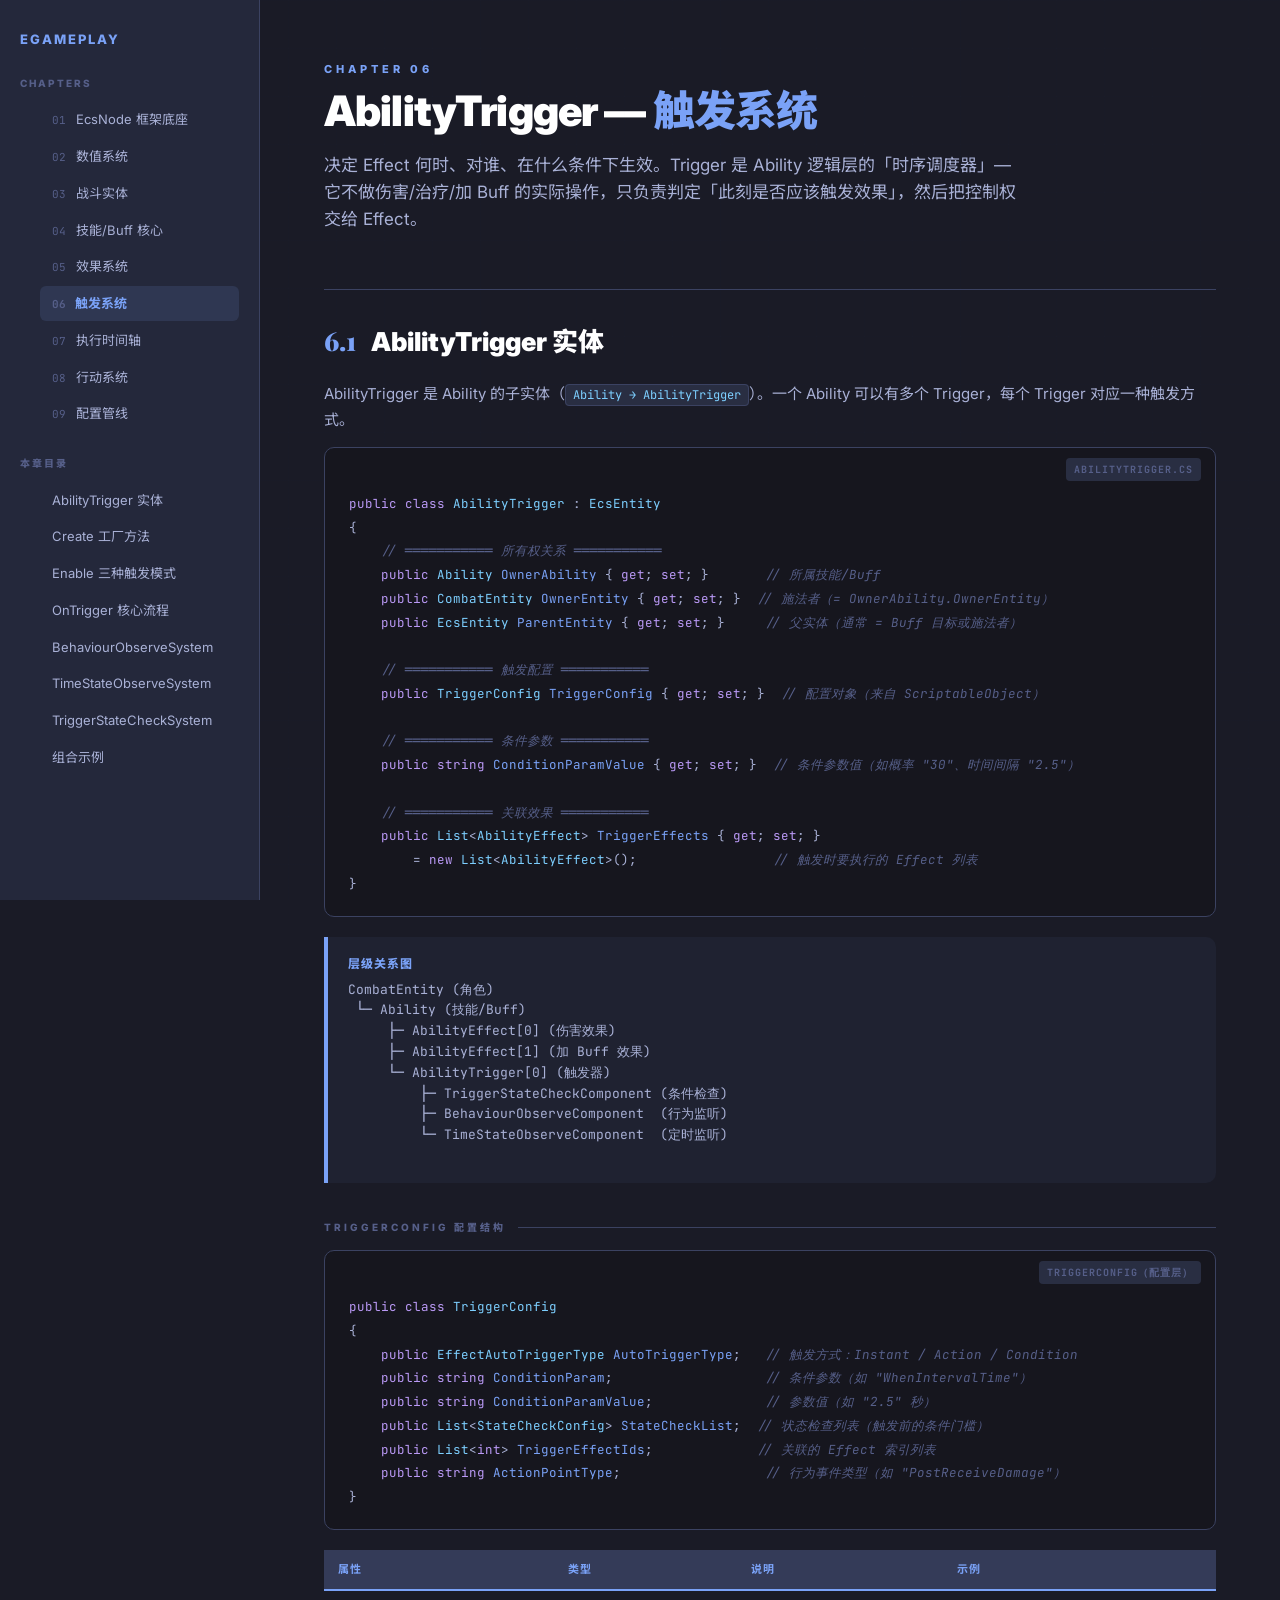
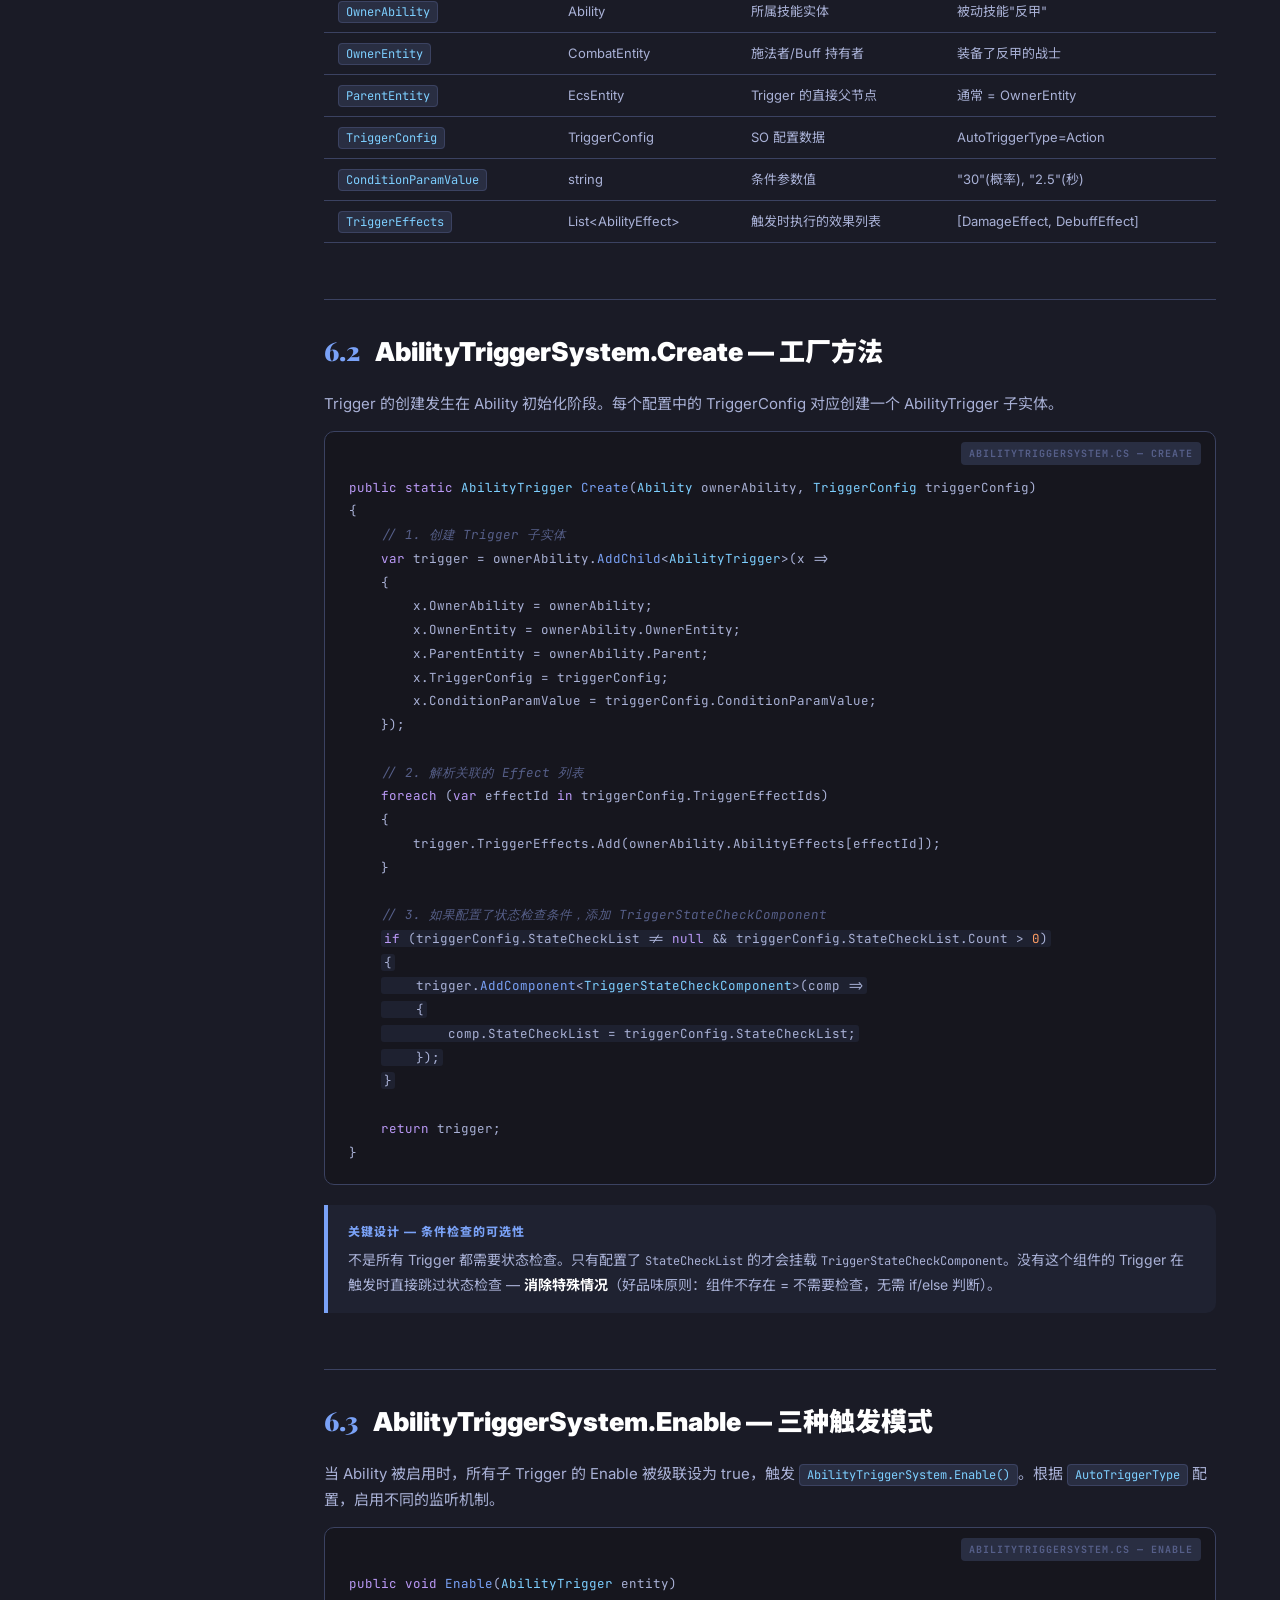
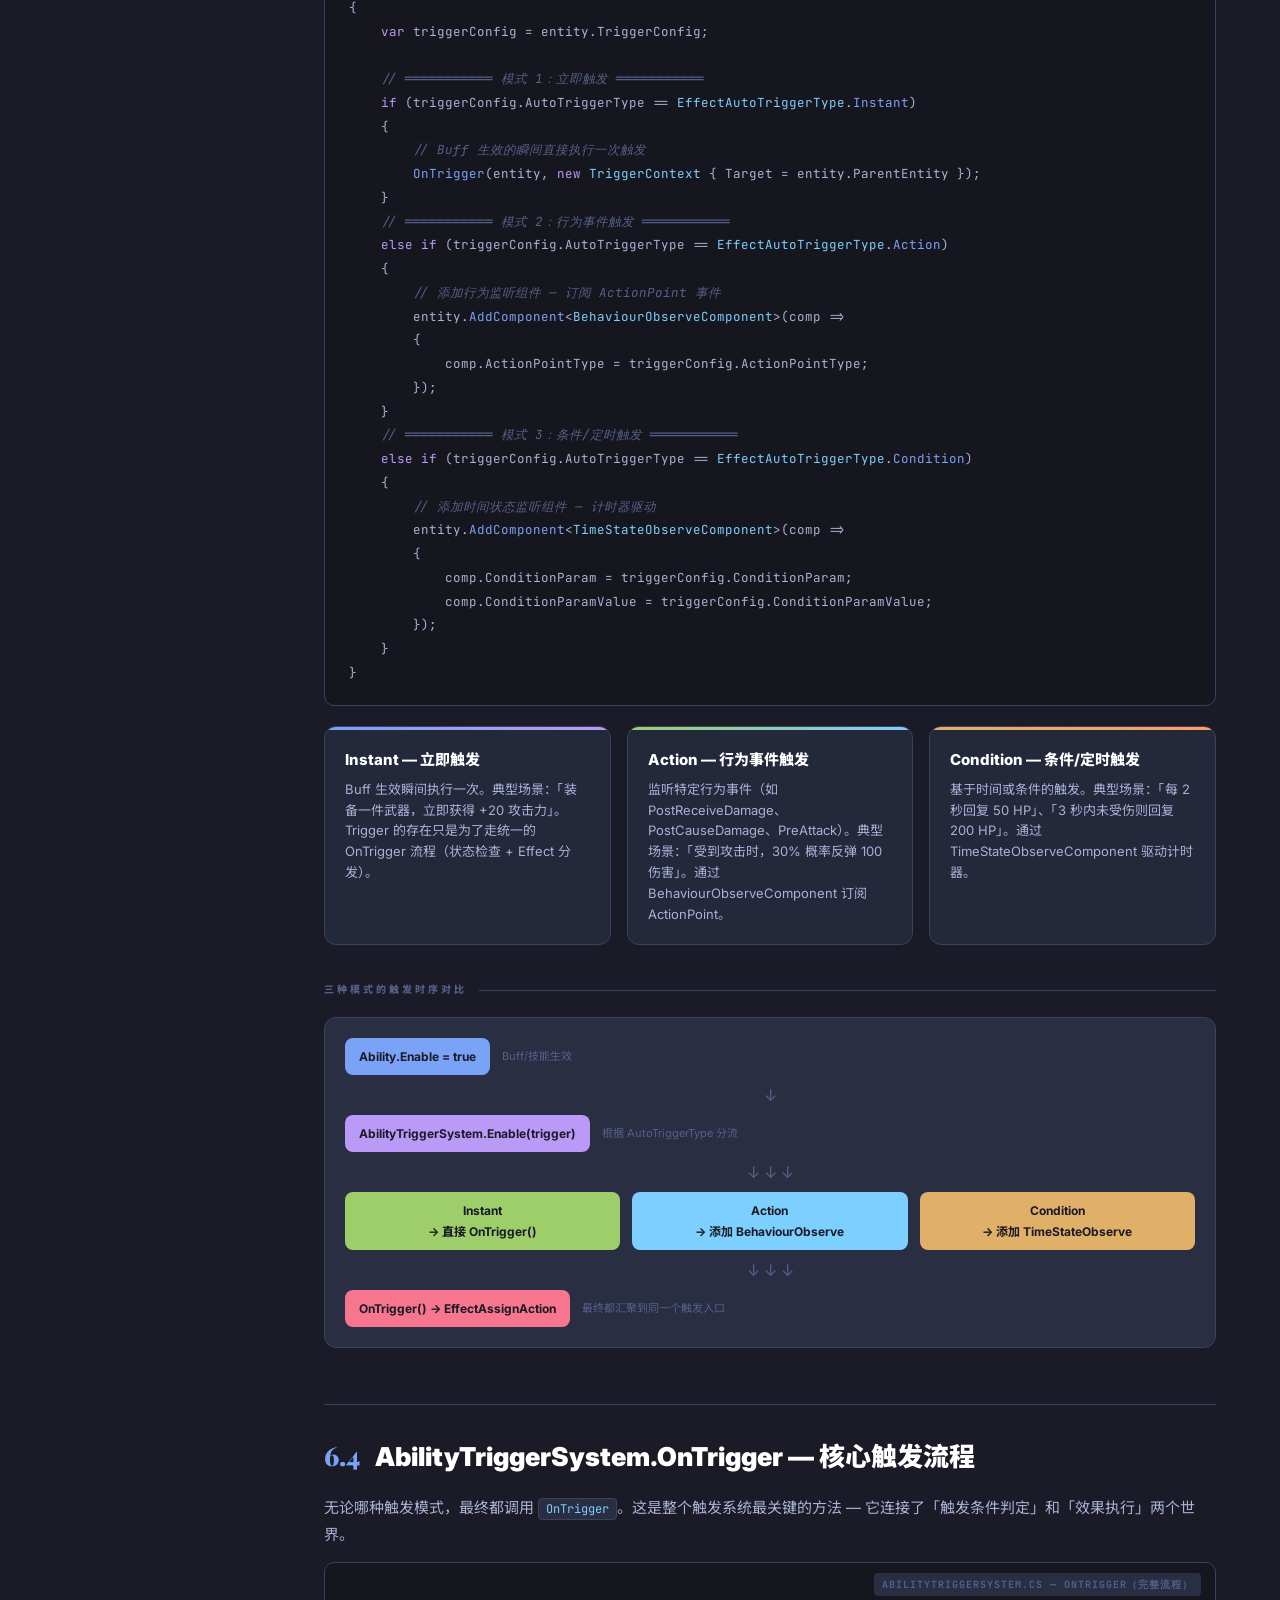
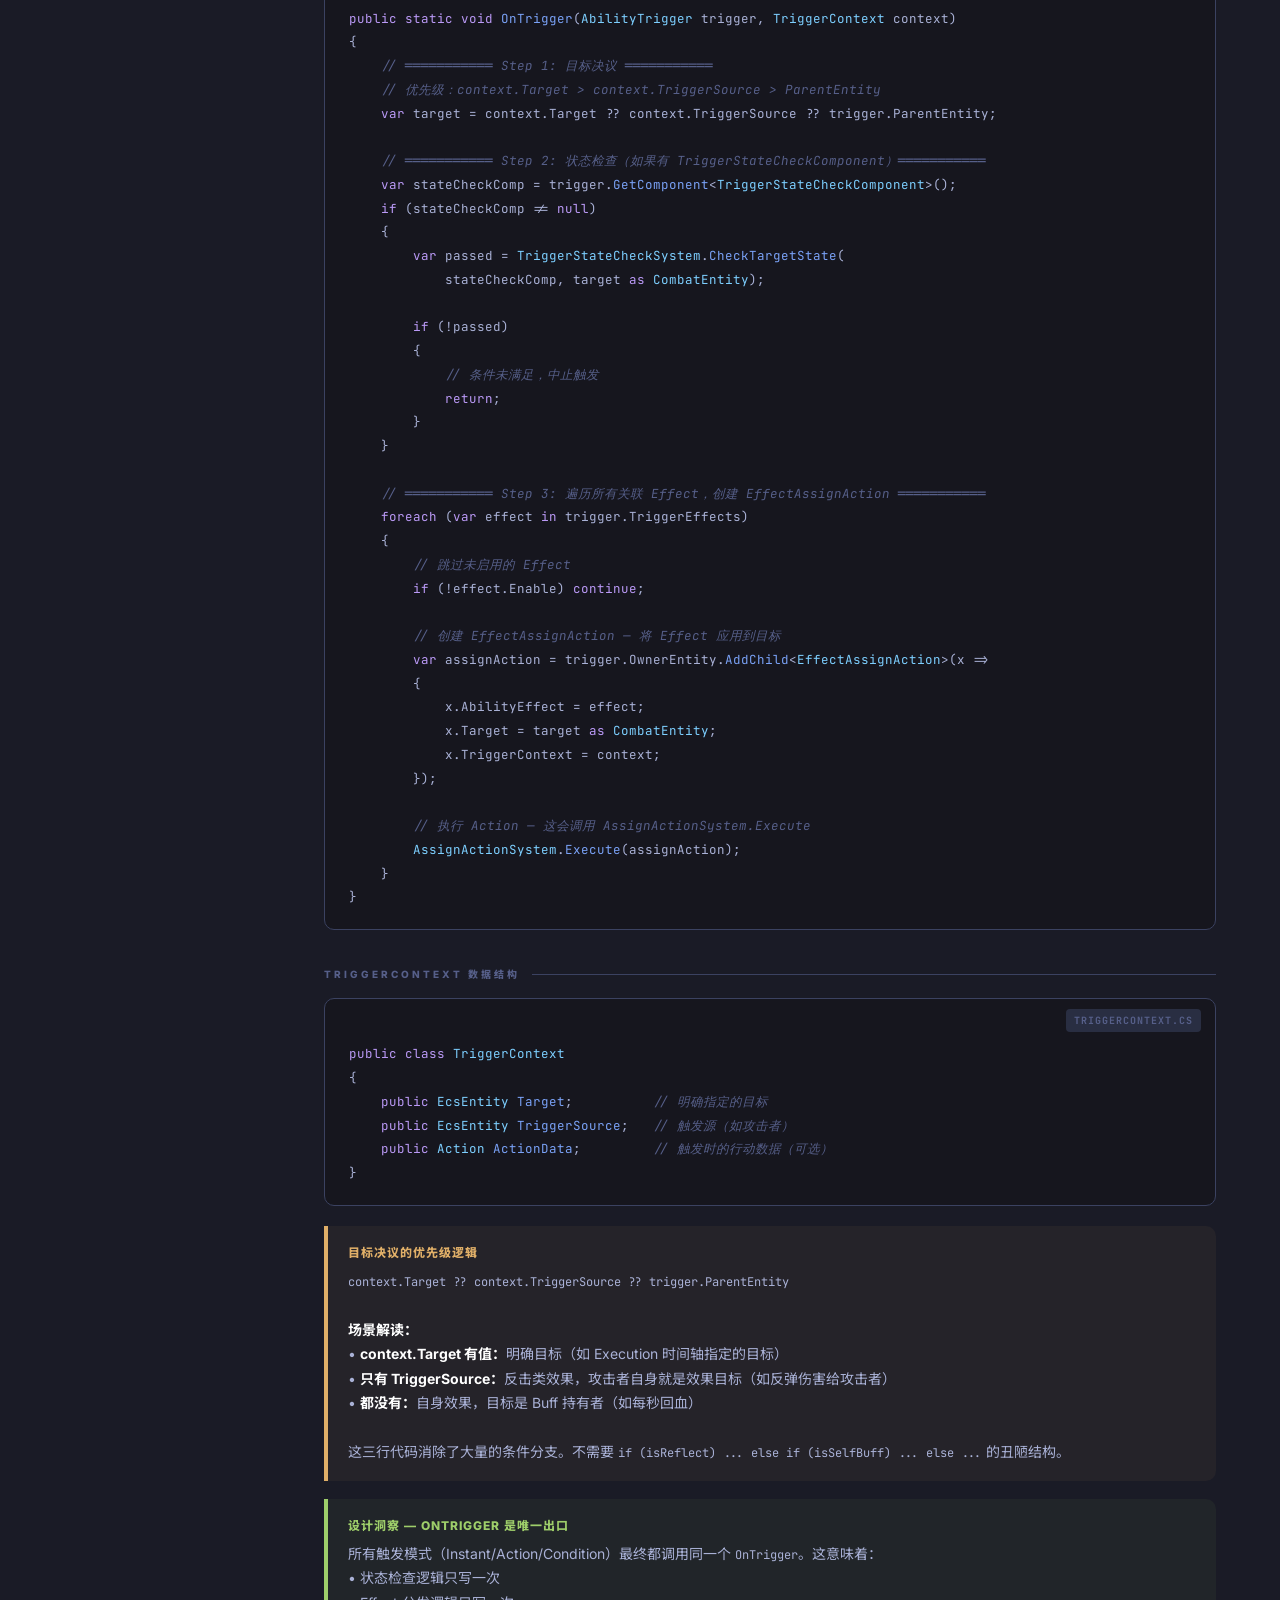
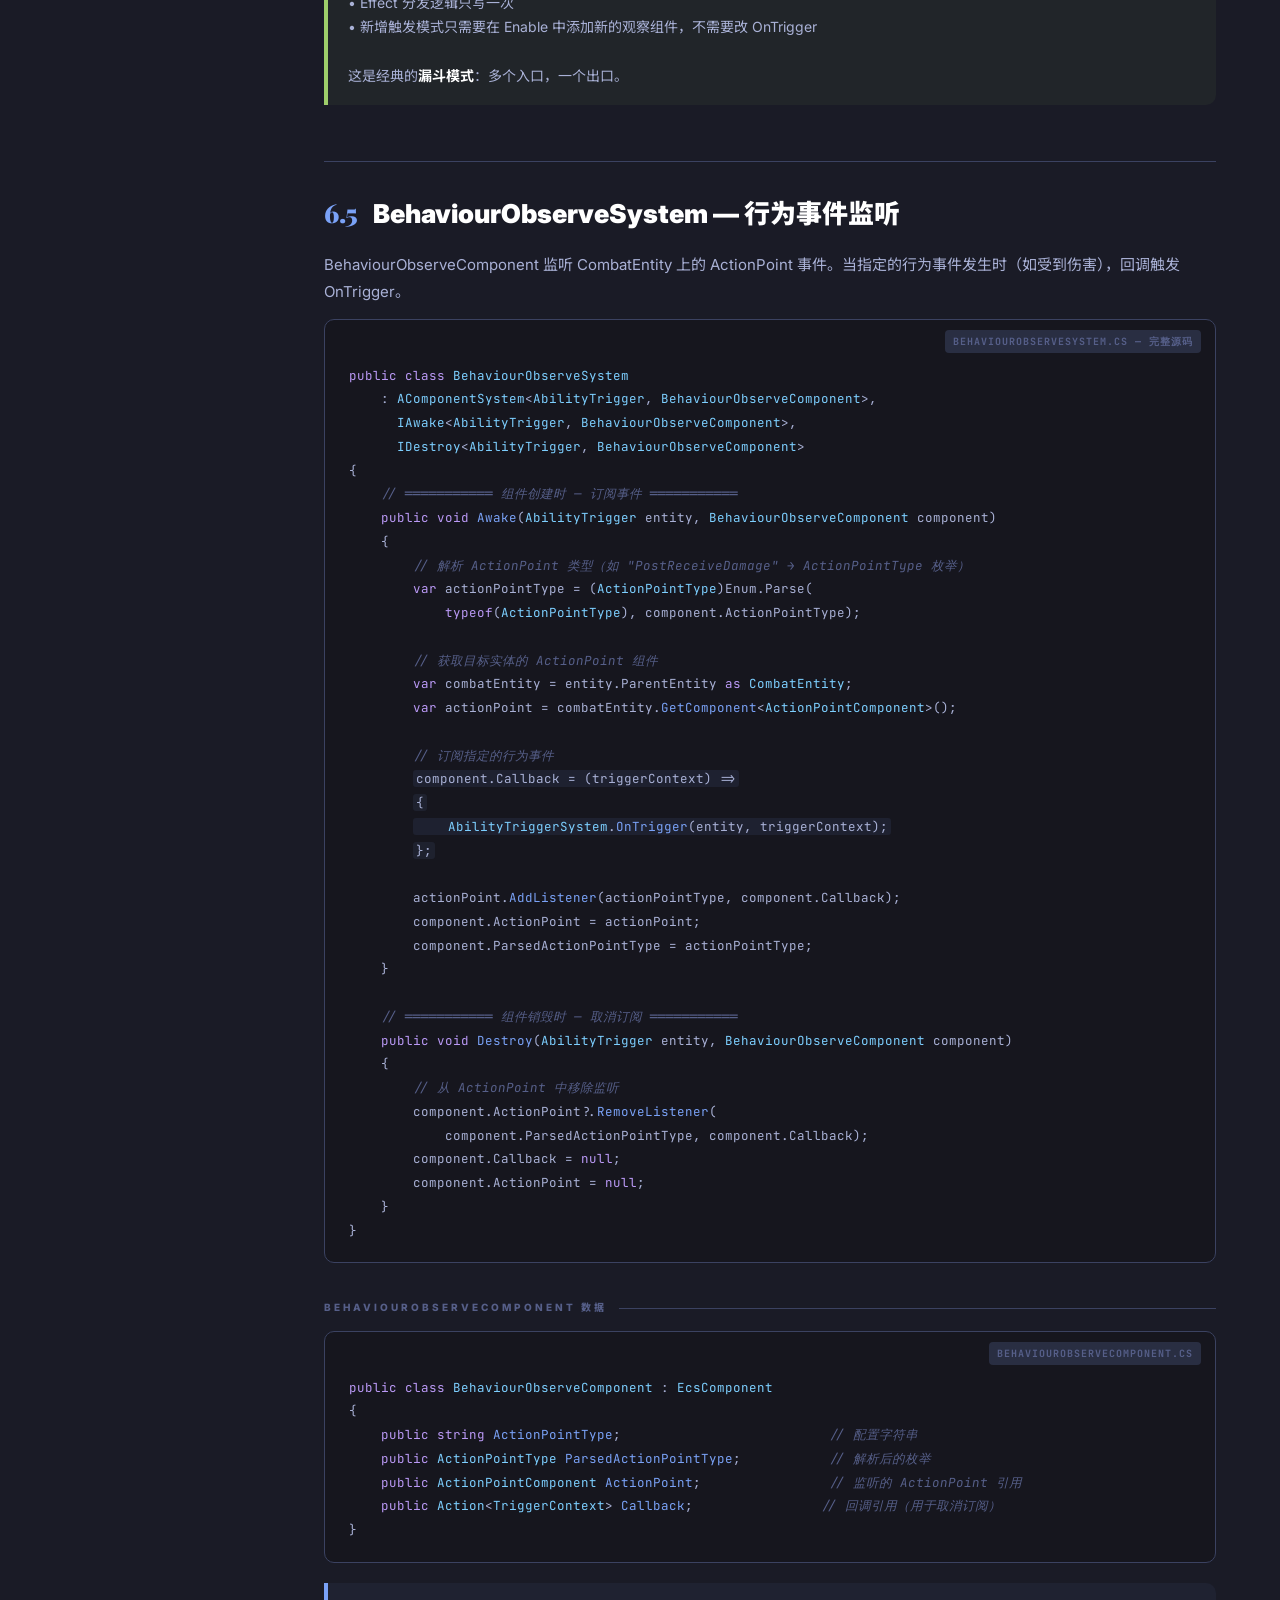
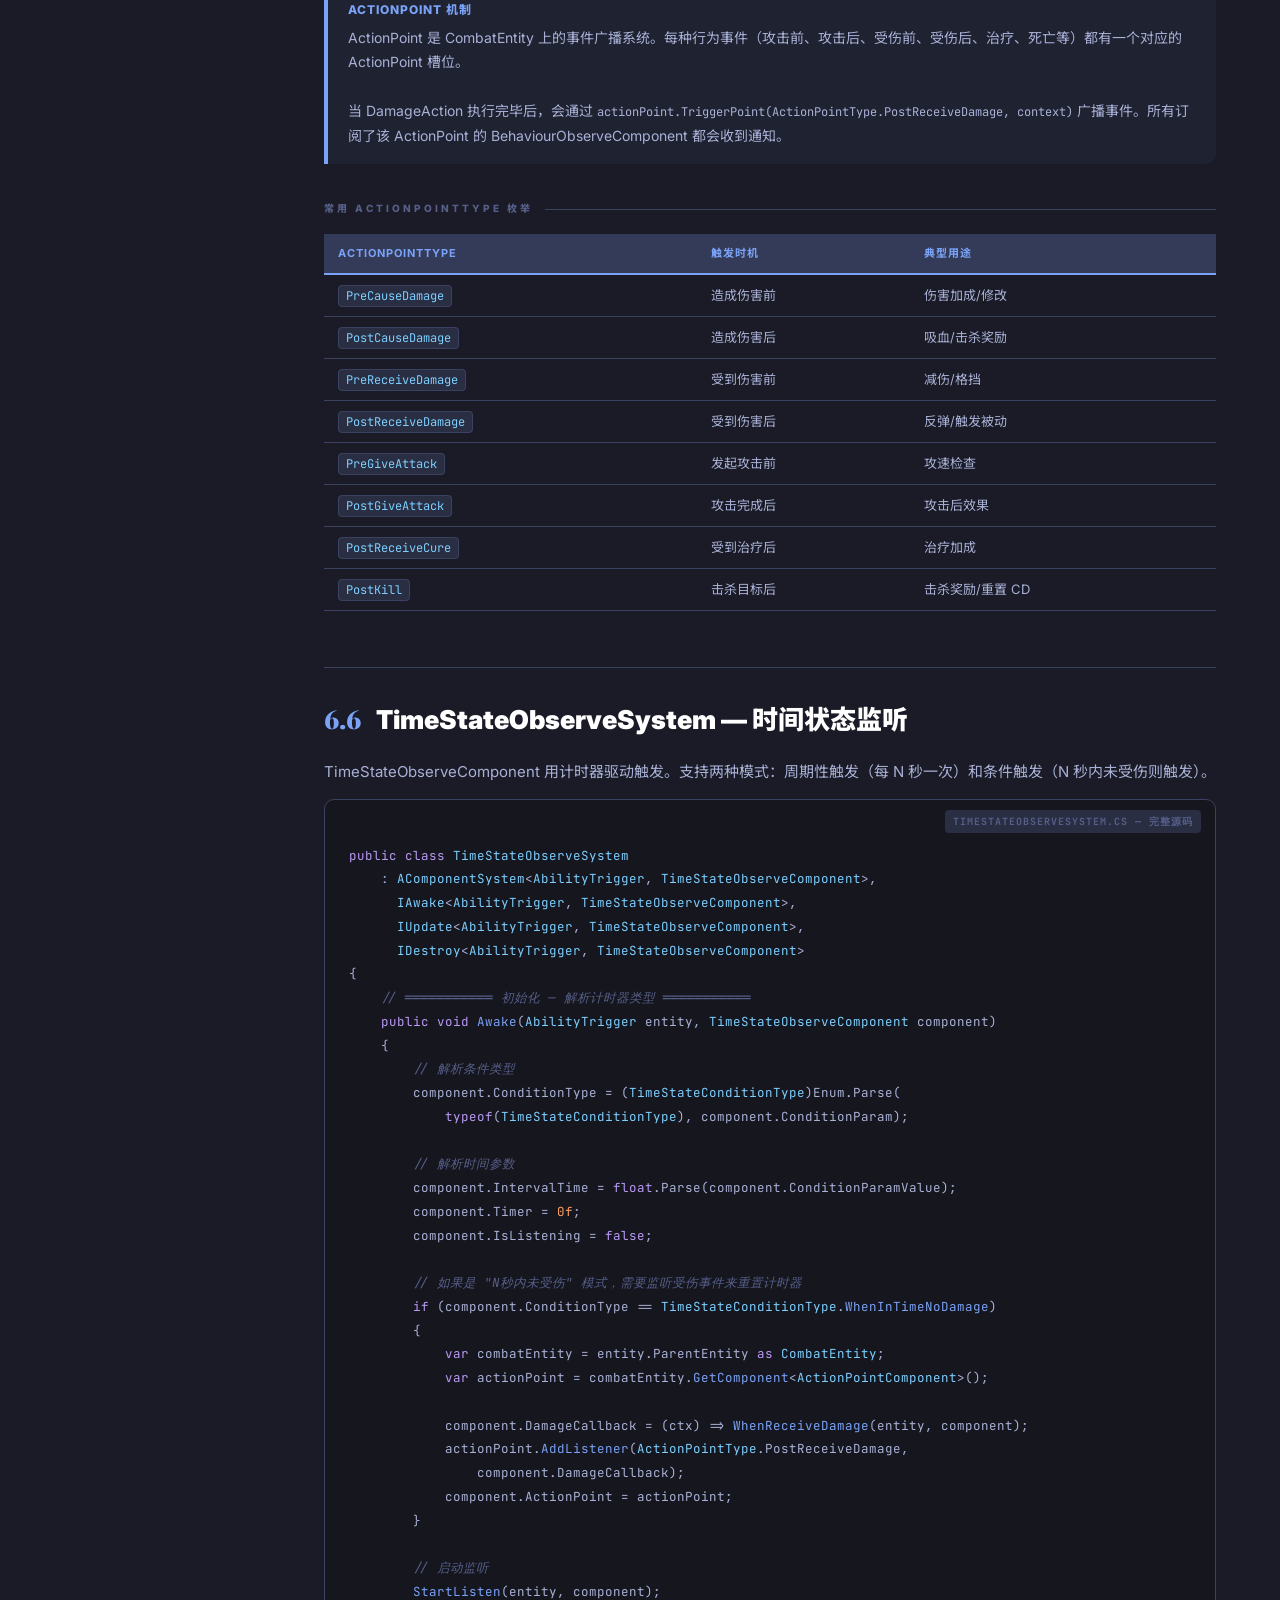
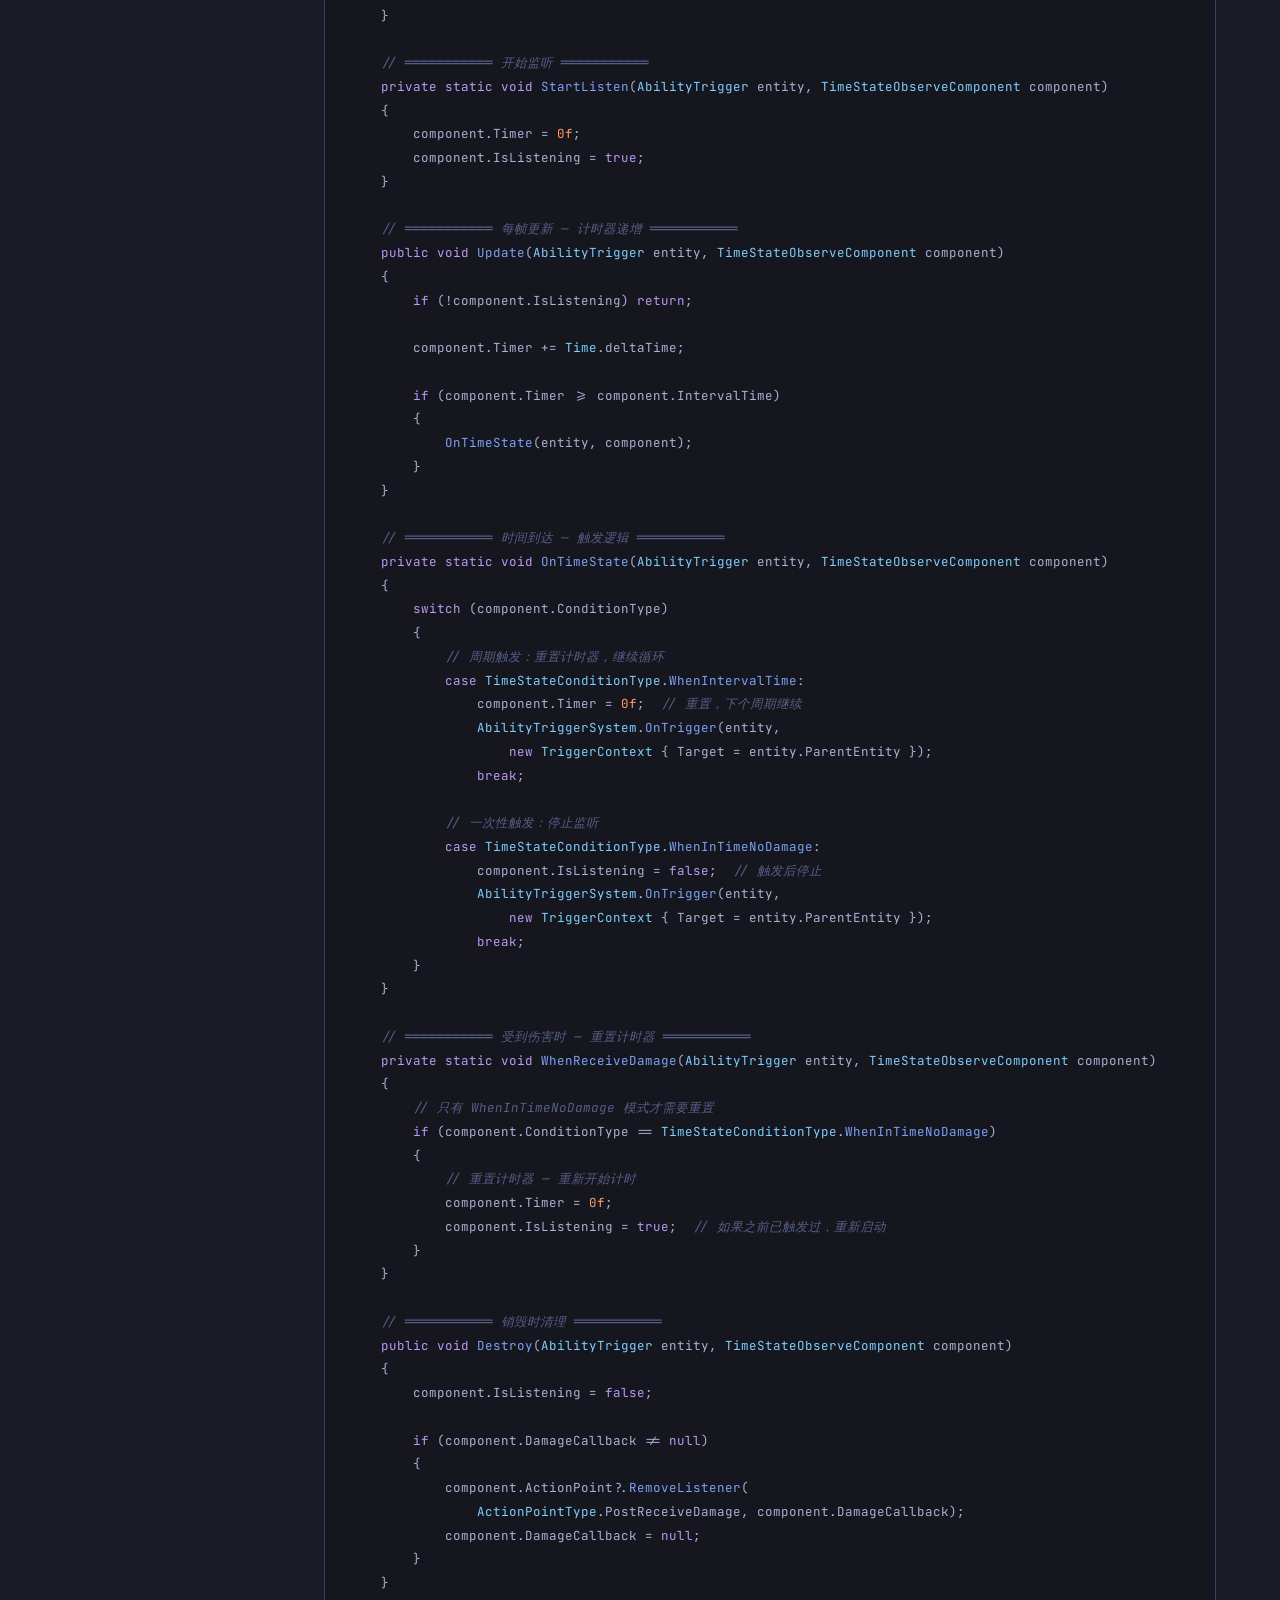
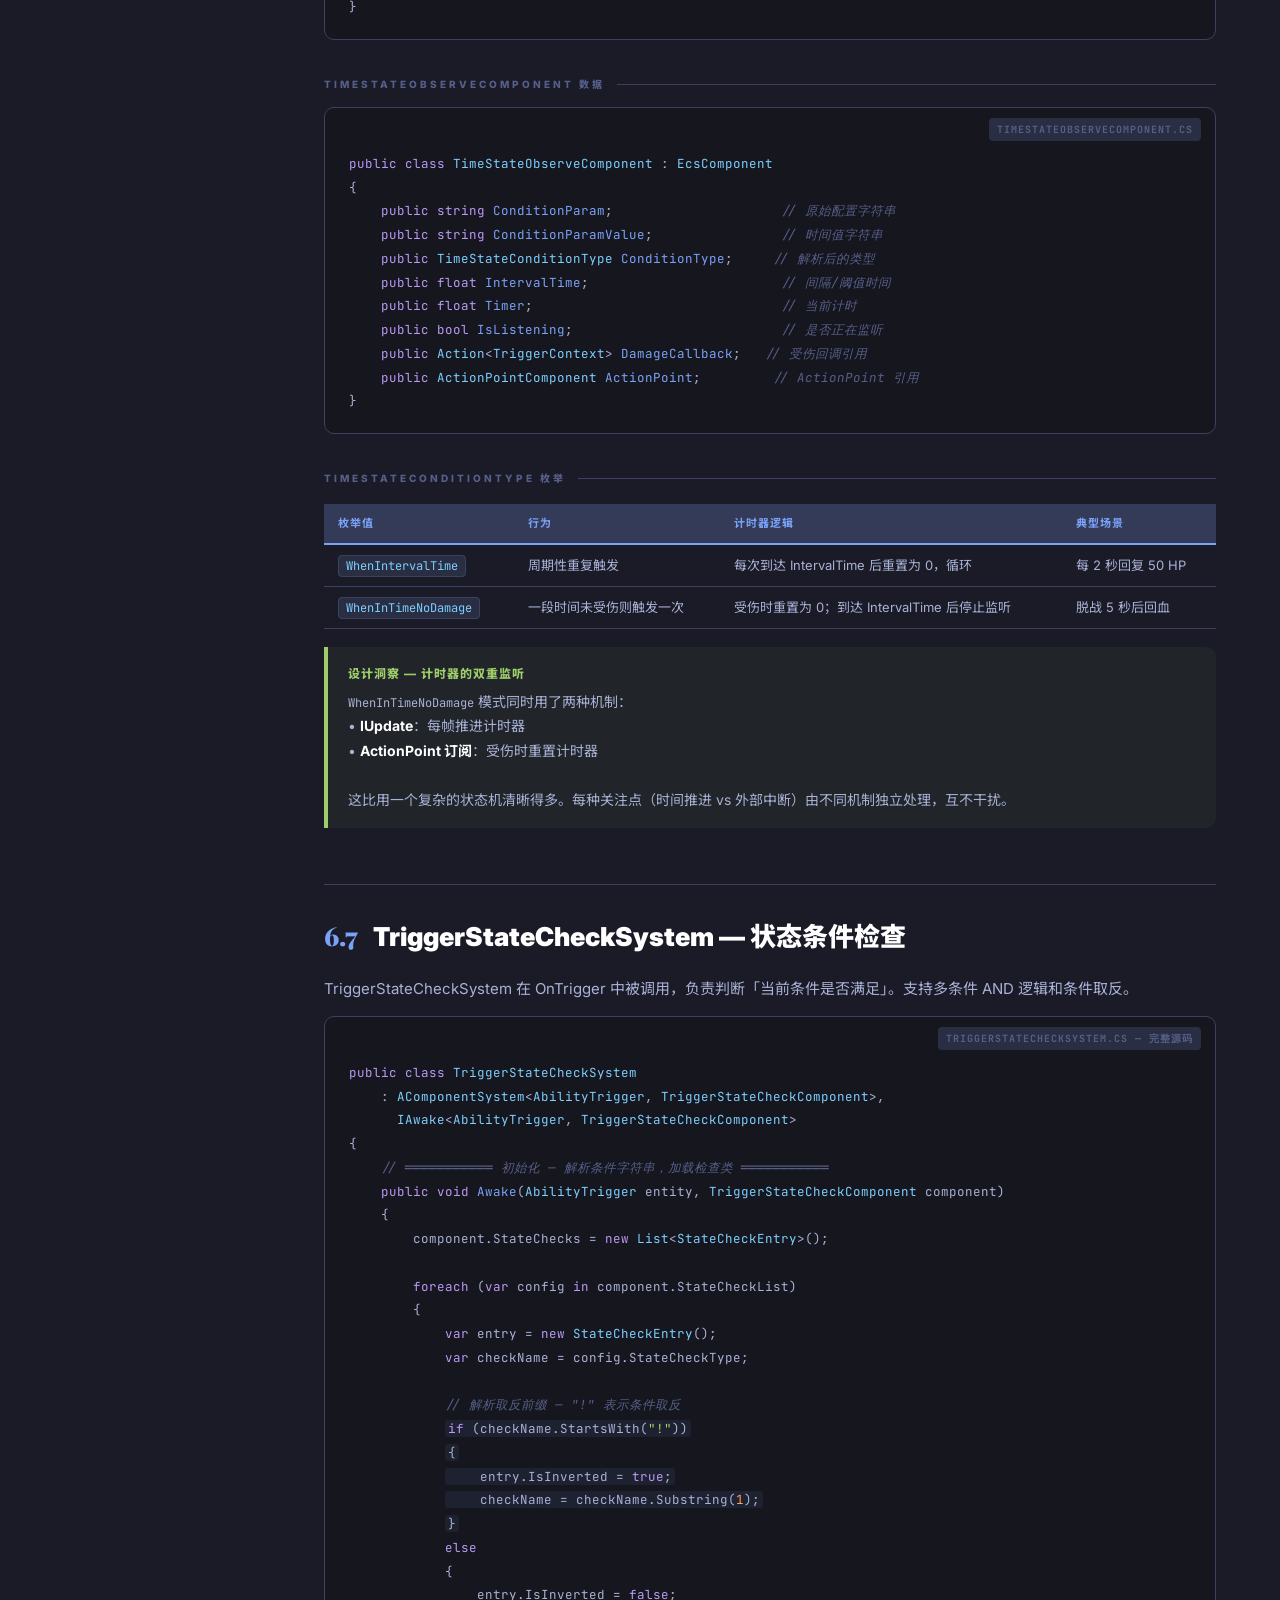
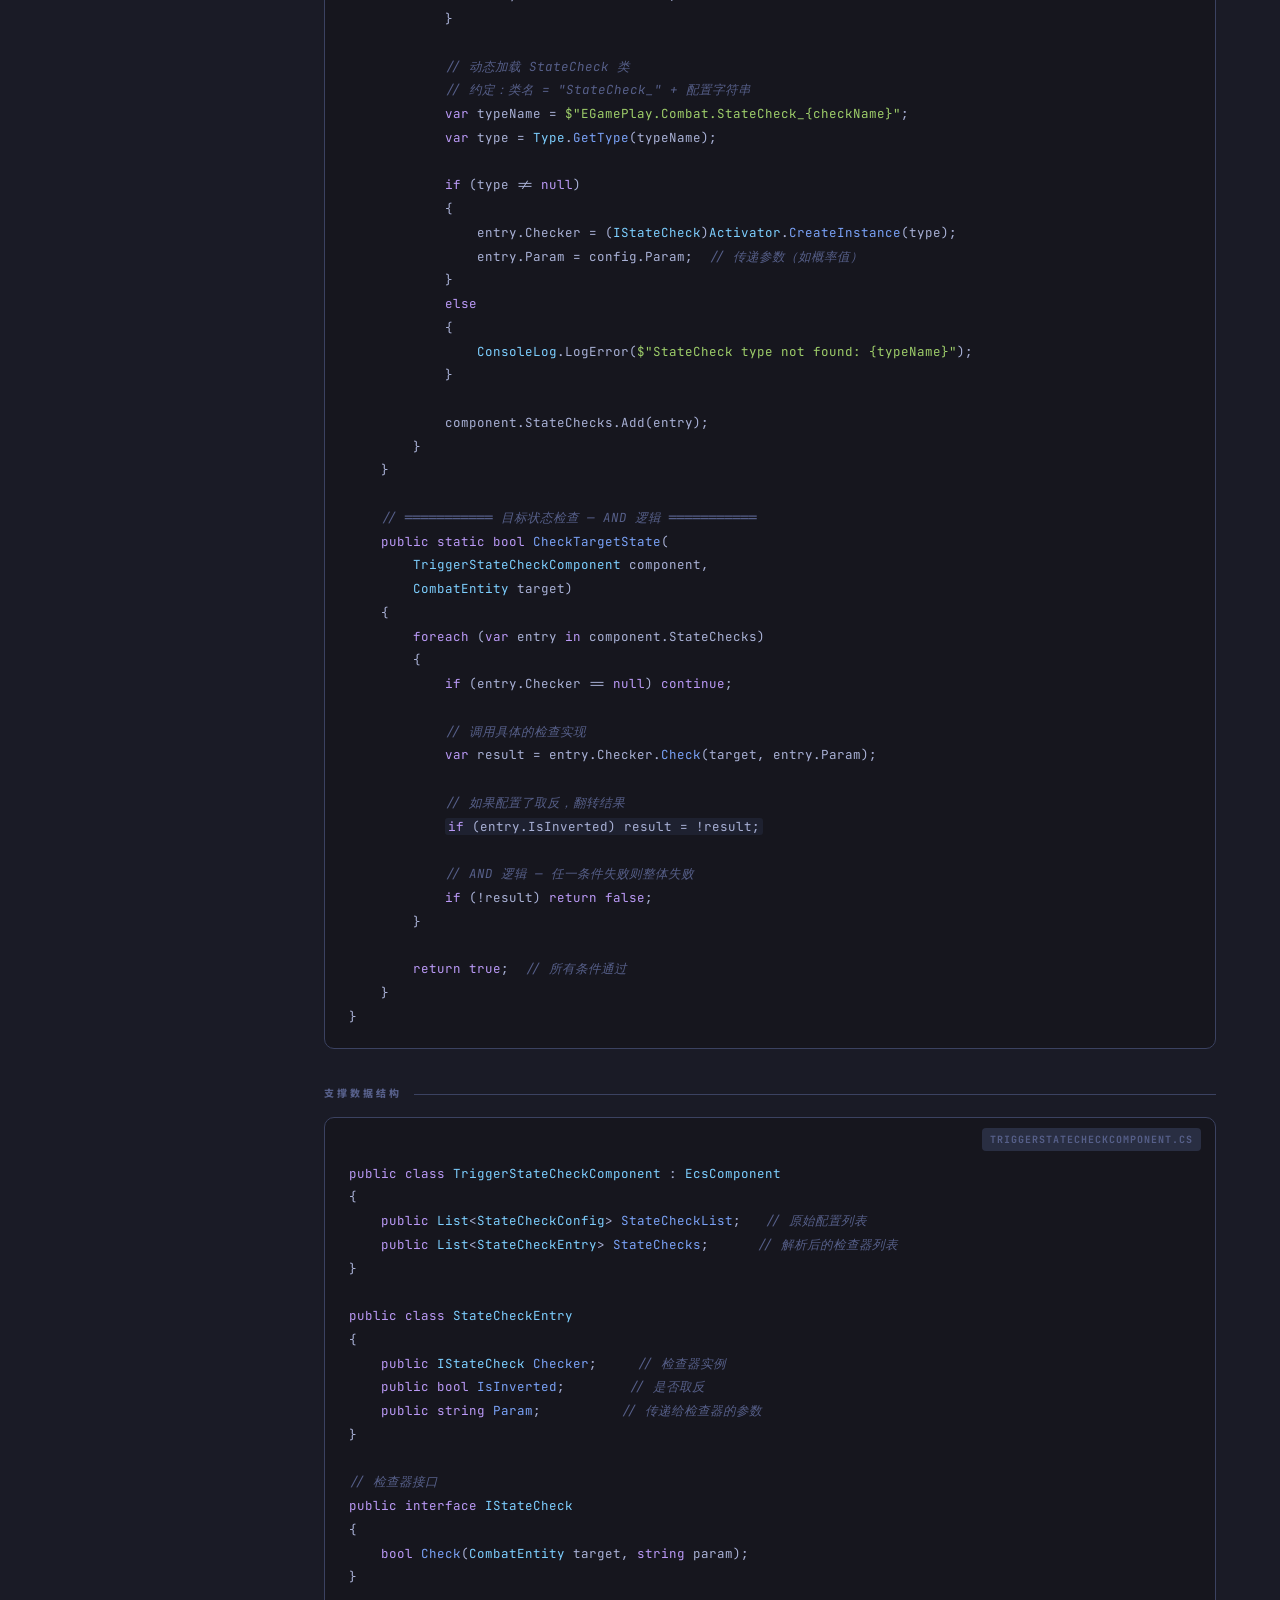
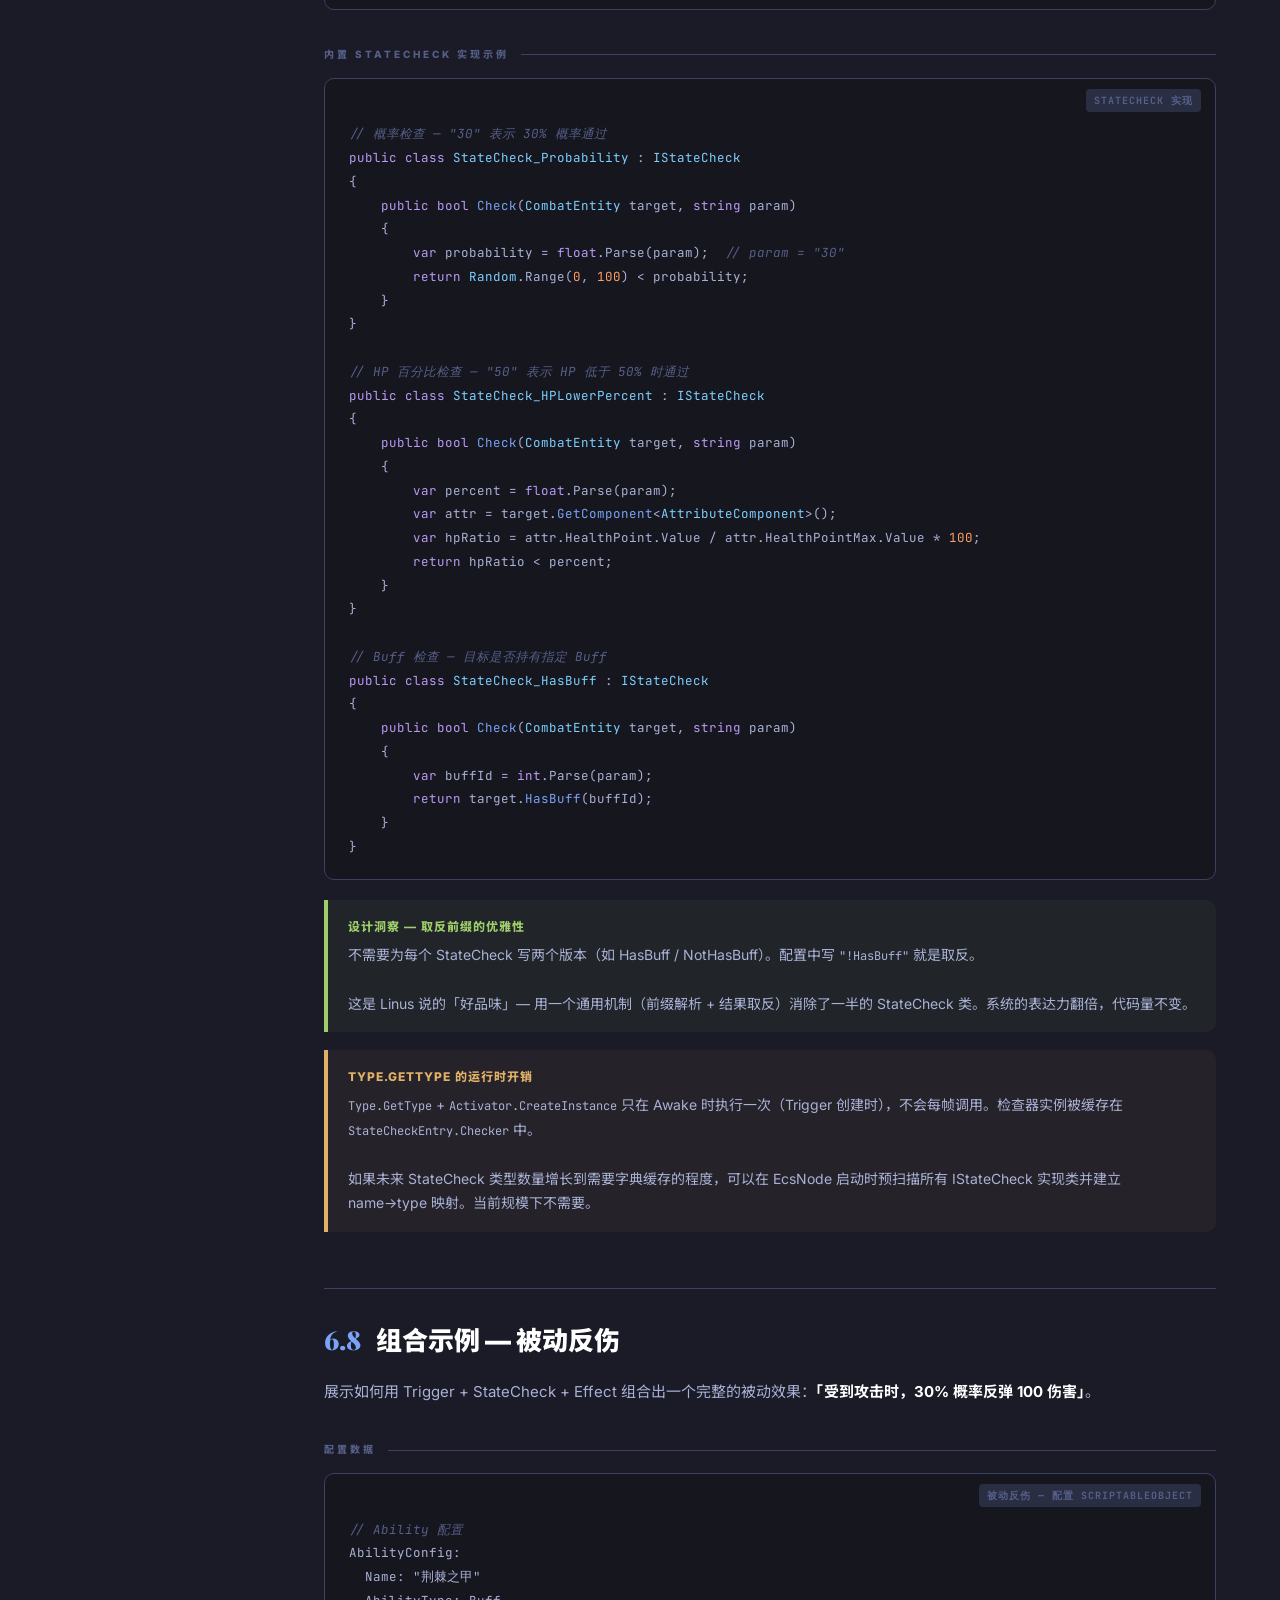
<file: docs/ch06-trigger.html>
<!DOCTYPE html>
<html lang="zh-CN">
<head>
<meta charset="UTF-8">
<meta name="viewport" content="width=device-width, initial-scale=1">
<title>Ch06 — AbilityTrigger 触发系统 | EGamePlay</title>
<link href="https://fonts.googleapis.com/css2?family=Inter:wght@400;600;800;900&family=Noto+Sans+SC:wght@400;600;700;900&family=JetBrains+Mono:wght@400;600&family=Playfair+Display:wght@900&display=swap" rel="stylesheet">
<link rel="stylesheet" href="style.css">
</head>
<body>
<div class="grid-bg"></div>
<div class="doc-layout">

<!-- Sidebar -->
<nav class="doc-sidebar">
  <div class="nav-brand"><a href="index.html">EGamePlay</a></div>
  <div class="nav-section">Chapters</div>
  <ul class="nav-list">
    <li><a href="ch01-ecsnode.html"><span class="ch-num">01</span> EcsNode 框架底座</a></li>
    <li><a href="ch02-numeric.html"><span class="ch-num">02</span> 数值系统</a></li>
    <li><a href="ch03-combat-entity.html"><span class="ch-num">03</span> 战斗实体</a></li>
    <li><a href="ch04-ability.html"><span class="ch-num">04</span> 技能/Buff 核心</a></li>
    <li><a href="ch05-effect.html"><span class="ch-num">05</span> 效果系统</a></li>
    <li><a class="active" href="ch06-trigger.html"><span class="ch-num">06</span> 触发系统</a></li>
    <li><a href="ch07-execution.html"><span class="ch-num">07</span> 执行时间轴</a></li>
    <li><a href="ch08-action.html"><span class="ch-num">08</span> 行动系统</a></li>
    <li><a href="ch09-config.html"><span class="ch-num">09</span> 配置管线</a></li>
  </ul>
  <div class="nav-section" style="margin-top:24px">本章目录</div>
  <ul class="nav-list">
    <li><a href="#entity">AbilityTrigger 实体</a></li>
    <li><a href="#create">Create 工厂方法</a></li>
    <li><a href="#enable">Enable 三种触发模式</a></li>
    <li><a href="#ontrigger">OnTrigger 核心流程</a></li>
    <li><a href="#behaviour-observe">BehaviourObserveSystem</a></li>
    <li><a href="#time-state-observe">TimeStateObserveSystem</a></li>
    <li><a href="#state-check">TriggerStateCheckSystem</a></li>
    <li><a href="#composition">组合示例</a></li>
  </ul>
</nav>

<!-- Main Content -->
<main class="doc-main">
<div class="ch-header">
  <div class="ch-kicker">Chapter 06</div>
  <h1>AbilityTrigger — <span class="accent">触发系统</span></h1>
  <p class="ch-subtitle">决定 Effect 何时、对谁、在什么条件下生效。Trigger 是 Ability 逻辑层的「时序调度器」— 它不做伤害/治疗/加 Buff 的实际操作，只负责判定「此刻是否应该触发效果」，然后把控制权交给 Effect。</p>
</div>

<!-- ===== 1. AbilityTrigger Entity ===== -->
<h2 id="entity"><span class="num">6.1</span> AbilityTrigger 实体</h2>

<p>AbilityTrigger 是 Ability 的子实体（<code>Ability → AbilityTrigger</code>）。一个 Ability 可以有多个 Trigger，每个 Trigger 对应一种触发方式。</p>

<pre class="code"><span class="file-tag">AbilityTrigger.cs</span>
<span class="kw">public class</span> <span class="tp">AbilityTrigger</span> : <span class="tp">EcsEntity</span>
{
    <span class="cm">// ═══════════ 所有权关系 ═══════════</span>
    <span class="kw">public</span> <span class="tp">Ability</span> <span class="fn">OwnerAbility</span> { <span class="kw">get</span>; <span class="kw">set</span>; }       <span class="cm">// 所属技能/Buff</span>
    <span class="kw">public</span> <span class="tp">CombatEntity</span> <span class="fn">OwnerEntity</span> { <span class="kw">get</span>; <span class="kw">set</span>; }  <span class="cm">// 施法者（= OwnerAbility.OwnerEntity）</span>
    <span class="kw">public</span> <span class="tp">EcsEntity</span> <span class="fn">ParentEntity</span> { <span class="kw">get</span>; <span class="kw">set</span>; }     <span class="cm">// 父实体（通常 = Buff 目标或施法者）</span>

    <span class="cm">// ═══════════ 触发配置 ═══════════</span>
    <span class="kw">public</span> <span class="tp">TriggerConfig</span> <span class="fn">TriggerConfig</span> { <span class="kw">get</span>; <span class="kw">set</span>; }  <span class="cm">// 配置对象（来自 ScriptableObject）</span>

    <span class="cm">// ═══════════ 条件参数 ═══════════</span>
    <span class="kw">public string</span> <span class="fn">ConditionParamValue</span> { <span class="kw">get</span>; <span class="kw">set</span>; }  <span class="cm">// 条件参数值（如概率 "30"、时间间隔 "2.5"）</span>

    <span class="cm">// ═══════════ 关联效果 ═══════════</span>
    <span class="kw">public</span> <span class="tp">List</span>&lt;<span class="tp">AbilityEffect</span>&gt; <span class="fn">TriggerEffects</span> { <span class="kw">get</span>; <span class="kw">set</span>; }
        = <span class="kw">new</span> <span class="tp">List</span>&lt;<span class="tp">AbilityEffect</span>&gt;();                 <span class="cm">// 触发时要执行的 Effect 列表</span>
}
</pre>

<div class="callout">
  <div class="callout-title">层级关系图</div>
  <pre style="margin:0;font-family:JetBrains Mono,monospace;font-size:13px;line-height:1.6">
CombatEntity (角色)
 └─ Ability (技能/Buff)
     ├─ AbilityEffect[0] (伤害效果)
     ├─ AbilityEffect[1] (加 Buff 效果)
     └─ AbilityTrigger[0] (触发器)
         ├─ TriggerStateCheckComponent (条件检查)
         ├─ BehaviourObserveComponent  (行为监听)
         └─ TimeStateObserveComponent  (定时监听)
  </pre>
</div>

<div class="section-label">TriggerConfig 配置结构</div>
<pre class="code"><span class="file-tag">TriggerConfig（配置层）</span>
<span class="kw">public class</span> <span class="tp">TriggerConfig</span>
{
    <span class="kw">public</span> <span class="tp">EffectAutoTriggerType</span> <span class="fn">AutoTriggerType</span>;   <span class="cm">// 触发方式：Instant / Action / Condition</span>
    <span class="kw">public string</span> <span class="fn">ConditionParam</span>;                   <span class="cm">// 条件参数（如 "WhenIntervalTime"）</span>
    <span class="kw">public string</span> <span class="fn">ConditionParamValue</span>;              <span class="cm">// 参数值（如 "2.5" 秒）</span>
    <span class="kw">public</span> <span class="tp">List</span>&lt;<span class="tp">StateCheckConfig</span>&gt; <span class="fn">StateCheckList</span>;  <span class="cm">// 状态检查列表（触发前的条件门槛）</span>
    <span class="kw">public</span> <span class="tp">List</span>&lt;<span class="kw">int</span>&gt; <span class="fn">TriggerEffectIds</span>;             <span class="cm">// 关联的 Effect 索引列表</span>
    <span class="kw">public string</span> <span class="fn">ActionPointType</span>;                  <span class="cm">// 行为事件类型（如 "PostReceiveDamage"）</span>
}
</pre>

<table class="data">
  <thead><tr><th>属性</th><th>类型</th><th>说明</th><th>示例</th></tr></thead>
  <tbody>
    <tr><td><code>OwnerAbility</code></td><td>Ability</td><td>所属技能实体</td><td>被动技能"反甲"</td></tr>
    <tr><td><code>OwnerEntity</code></td><td>CombatEntity</td><td>施法者/Buff 持有者</td><td>装备了反甲的战士</td></tr>
    <tr><td><code>ParentEntity</code></td><td>EcsEntity</td><td>Trigger 的直接父节点</td><td>通常 = OwnerEntity</td></tr>
    <tr><td><code>TriggerConfig</code></td><td>TriggerConfig</td><td>SO 配置数据</td><td>AutoTriggerType=Action</td></tr>
    <tr><td><code>ConditionParamValue</code></td><td>string</td><td>条件参数值</td><td>"30"(概率), "2.5"(秒)</td></tr>
    <tr><td><code>TriggerEffects</code></td><td>List&lt;AbilityEffect&gt;</td><td>触发时执行的效果列表</td><td>[DamageEffect, DebuffEffect]</td></tr>
  </tbody>
</table>

<!-- ===== 2. Create ===== -->
<h2 id="create"><span class="num">6.2</span> AbilityTriggerSystem.Create — 工厂方法</h2>

<p>Trigger 的创建发生在 Ability 初始化阶段。每个配置中的 TriggerConfig 对应创建一个 AbilityTrigger 子实体。</p>

<pre class="code"><span class="file-tag">AbilityTriggerSystem.cs — Create</span>
<span class="kw">public static</span> <span class="tp">AbilityTrigger</span> <span class="fn">Create</span>(<span class="tp">Ability</span> ownerAbility, <span class="tp">TriggerConfig</span> triggerConfig)
{
    <span class="cm">// 1. 创建 Trigger 子实体</span>
    <span class="kw">var</span> trigger = ownerAbility.<span class="fn">AddChild</span>&lt;<span class="tp">AbilityTrigger</span>&gt;(x =>
    {
        x.OwnerAbility = ownerAbility;
        x.OwnerEntity = ownerAbility.OwnerEntity;
        x.ParentEntity = ownerAbility.Parent;
        x.TriggerConfig = triggerConfig;
        x.ConditionParamValue = triggerConfig.ConditionParamValue;
    });

    <span class="cm">// 2. 解析关联的 Effect 列表</span>
    <span class="kw">foreach</span> (<span class="kw">var</span> effectId <span class="kw">in</span> triggerConfig.TriggerEffectIds)
    {
        trigger.TriggerEffects.Add(ownerAbility.AbilityEffects[effectId]);
    }

    <span class="cm">// 3. 如果配置了状态检查条件，添加 TriggerStateCheckComponent</span>
    <span class="hl"><span class="kw">if</span> (triggerConfig.StateCheckList != <span class="kw">null</span> && triggerConfig.StateCheckList.Count > <span class="nm">0</span>)</span>
    <span class="hl">{</span>
    <span class="hl">    trigger.<span class="fn">AddComponent</span>&lt;<span class="tp">TriggerStateCheckComponent</span>&gt;(comp =></span>
    <span class="hl">    {</span>
    <span class="hl">        comp.StateCheckList = triggerConfig.StateCheckList;</span>
    <span class="hl">    });</span>
    <span class="hl">}</span>

    <span class="kw">return</span> trigger;
}
</pre>

<div class="callout">
  <div class="callout-title">关键设计 — 条件检查的可选性</div>
  不是所有 Trigger 都需要状态检查。只有配置了 <code>StateCheckList</code> 的才会挂载 <code>TriggerStateCheckComponent</code>。没有这个组件的 Trigger 在触发时直接跳过状态检查 — <strong>消除特殊情况</strong>（好品味原则：组件不存在 = 不需要检查，无需 if/else 判断）。
</div>

<!-- ===== 3. Enable ===== -->
<h2 id="enable"><span class="num">6.3</span> AbilityTriggerSystem.Enable — 三种触发模式</h2>

<p>当 Ability 被启用时，所有子 Trigger 的 Enable 被级联设为 true，触发 <code>AbilityTriggerSystem.Enable()</code>。根据 <code>AutoTriggerType</code> 配置，启用不同的监听机制。</p>

<pre class="code"><span class="file-tag">AbilityTriggerSystem.cs — Enable</span>
<span class="kw">public void</span> <span class="fn">Enable</span>(<span class="tp">AbilityTrigger</span> entity)
{
    <span class="kw">var</span> triggerConfig = entity.TriggerConfig;

    <span class="cm">// ═══════════ 模式 1：立即触发 ═══════════</span>
    <span class="kw">if</span> (triggerConfig.AutoTriggerType == <span class="tp">EffectAutoTriggerType</span>.<span class="fn">Instant</span>)
    {
        <span class="cm">// Buff 生效的瞬间直接执行一次触发</span>
        <span class="fn">OnTrigger</span>(entity, <span class="kw">new</span> <span class="tp">TriggerContext</span> { Target = entity.ParentEntity });
    }
    <span class="cm">// ═══════════ 模式 2：行为事件触发 ═══════════</span>
    <span class="kw">else if</span> (triggerConfig.AutoTriggerType == <span class="tp">EffectAutoTriggerType</span>.<span class="fn">Action</span>)
    {
        <span class="cm">// 添加行为监听组件 — 订阅 ActionPoint 事件</span>
        entity.<span class="fn">AddComponent</span>&lt;<span class="tp">BehaviourObserveComponent</span>&gt;(comp =>
        {
            comp.ActionPointType = triggerConfig.ActionPointType;
        });
    }
    <span class="cm">// ═══════════ 模式 3：条件/定时触发 ═══════════</span>
    <span class="kw">else if</span> (triggerConfig.AutoTriggerType == <span class="tp">EffectAutoTriggerType</span>.<span class="fn">Condition</span>)
    {
        <span class="cm">// 添加时间状态监听组件 — 计时器驱动</span>
        entity.<span class="fn">AddComponent</span>&lt;<span class="tp">TimeStateObserveComponent</span>&gt;(comp =>
        {
            comp.ConditionParam = triggerConfig.ConditionParam;
            comp.ConditionParamValue = triggerConfig.ConditionParamValue;
        });
    }
}
</pre>

<div class="card-grid">
  <div class="card">
    <div class="card-title">Instant — 立即触发</div>
    <div class="card-body">Buff 生效瞬间执行一次。典型场景：「装备一件武器，立即获得 +20 攻击力」。Trigger 的存在只是为了走统一的 OnTrigger 流程（状态检查 + Effect 分发）。</div>
  </div>
  <div class="card green">
    <div class="card-title">Action — 行为事件触发</div>
    <div class="card-body">监听特定行为事件（如 PostReceiveDamage、PostCauseDamage、PreAttack）。典型场景：「受到攻击时，30% 概率反弹 100 伤害」。通过 BehaviourObserveComponent 订阅 ActionPoint。</div>
  </div>
  <div class="card warn">
    <div class="card-title">Condition — 条件/定时触发</div>
    <div class="card-body">基于时间或条件的触发。典型场景：「每 2 秒回复 50 HP」、「3 秒内未受伤则回复 200 HP」。通过 TimeStateObserveComponent 驱动计时器。</div>
  </div>
</div>

<div class="section-label">三种模式的触发时序对比</div>
<div class="flow flow-v">
  <div class="flow-row">
    <div class="flow-node blue">Ability.Enable = true</div>
    <span class="flow-label">Buff/技能生效</span>
  </div>
  <div class="flow-arrow-d">↓</div>
  <div class="flow-row">
    <div class="flow-node purple">AbilityTriggerSystem.Enable(trigger)</div>
    <span class="flow-label">根据 AutoTriggerType 分流</span>
  </div>
  <div class="flow-arrow-d">↓ ↓ ↓</div>
  <div class="flow-row" style="display:flex;gap:12px;flex-wrap:wrap">
    <div class="flow-node green" style="flex:1;min-width:160px">Instant<br>→ 直接 OnTrigger()</div>
    <div class="flow-node cyan" style="flex:1;min-width:160px">Action<br>→ 添加 BehaviourObserve</div>
    <div class="flow-node warn" style="flex:1;min-width:160px">Condition<br>→ 添加 TimeStateObserve</div>
  </div>
  <div class="flow-arrow-d">↓ ↓ ↓</div>
  <div class="flow-row">
    <div class="flow-node red">OnTrigger() → EffectAssignAction</div>
    <span class="flow-label">最终都汇聚到同一个触发入口</span>
  </div>
</div>

<!-- ===== 4. OnTrigger ===== -->
<h2 id="ontrigger"><span class="num">6.4</span> AbilityTriggerSystem.OnTrigger — 核心触发流程</h2>

<p>无论哪种触发模式，最终都调用 <code>OnTrigger</code>。这是整个触发系统最关键的方法 — 它连接了「触发条件判定」和「效果执行」两个世界。</p>

<pre class="code"><span class="file-tag">AbilityTriggerSystem.cs — OnTrigger（完整流程）</span>
<span class="kw">public static void</span> <span class="fn">OnTrigger</span>(<span class="tp">AbilityTrigger</span> trigger, <span class="tp">TriggerContext</span> context)
{
    <span class="cm">// ═══════════ Step 1: 目标决议 ═══════════</span>
    <span class="cm">// 优先级：context.Target > context.TriggerSource > ParentEntity</span>
    <span class="kw">var</span> target = context.Target ?? context.TriggerSource ?? trigger.ParentEntity;

    <span class="cm">// ═══════════ Step 2: 状态检查（如果有 TriggerStateCheckComponent）═══════════</span>
    <span class="kw">var</span> stateCheckComp = trigger.<span class="fn">GetComponent</span>&lt;<span class="tp">TriggerStateCheckComponent</span>&gt;();
    <span class="kw">if</span> (stateCheckComp != <span class="kw">null</span>)
    {
        <span class="kw">var</span> passed = <span class="tp">TriggerStateCheckSystem</span>.<span class="fn">CheckTargetState</span>(
            stateCheckComp, target <span class="kw">as</span> <span class="tp">CombatEntity</span>);

        <span class="kw">if</span> (!passed)
        {
            <span class="cm">// 条件未满足，中止触发</span>
            <span class="kw">return</span>;
        }
    }

    <span class="cm">// ═══════════ Step 3: 遍历所有关联 Effect，创建 EffectAssignAction ═══════════</span>
    <span class="kw">foreach</span> (<span class="kw">var</span> effect <span class="kw">in</span> trigger.TriggerEffects)
    {
        <span class="cm">// 跳过未启用的 Effect</span>
        <span class="kw">if</span> (!effect.Enable) <span class="kw">continue</span>;

        <span class="cm">// 创建 EffectAssignAction — 将 Effect 应用到目标</span>
        <span class="kw">var</span> assignAction = trigger.OwnerEntity.<span class="fn">AddChild</span>&lt;<span class="tp">EffectAssignAction</span>&gt;(x =>
        {
            x.AbilityEffect = effect;
            x.Target = target <span class="kw">as</span> <span class="tp">CombatEntity</span>;
            x.TriggerContext = context;
        });

        <span class="cm">// 执行 Action — 这会调用 AssignActionSystem.Execute</span>
        <span class="tp">AssignActionSystem</span>.<span class="fn">Execute</span>(assignAction);
    }
}
</pre>

<div class="section-label">TriggerContext 数据结构</div>
<pre class="code"><span class="file-tag">TriggerContext.cs</span>
<span class="kw">public class</span> <span class="tp">TriggerContext</span>
{
    <span class="kw">public</span> <span class="tp">EcsEntity</span> <span class="fn">Target</span>;          <span class="cm">// 明确指定的目标</span>
    <span class="kw">public</span> <span class="tp">EcsEntity</span> <span class="fn">TriggerSource</span>;   <span class="cm">// 触发源（如攻击者）</span>
    <span class="kw">public</span> <span class="tp">Action</span> <span class="fn">ActionData</span>;         <span class="cm">// 触发时的行动数据（可选）</span>
}
</pre>

<div class="callout warn">
  <div class="callout-title">目标决议的优先级逻辑</div>
  <code>context.Target ?? context.TriggerSource ?? trigger.ParentEntity</code><br><br>
  <strong>场景解读：</strong><br>
  • <strong>context.Target 有值：</strong>明确目标（如 Execution 时间轴指定的目标）<br>
  • <strong>只有 TriggerSource：</strong>反击类效果，攻击者自身就是效果目标（如反弹伤害给攻击者）<br>
  • <strong>都没有：</strong>自身效果，目标是 Buff 持有者（如每秒回血）<br><br>
  这三行代码消除了大量的条件分支。不需要 <code>if (isReflect) ... else if (isSelfBuff) ... else ...</code> 的丑陋结构。
</div>

<div class="callout good">
  <div class="callout-title">设计洞察 — OnTrigger 是唯一出口</div>
  所有触发模式（Instant/Action/Condition）最终都调用同一个 <code>OnTrigger</code>。这意味着：<br>
  • 状态检查逻辑只写一次<br>
  • Effect 分发逻辑只写一次<br>
  • 新增触发模式只需要在 Enable 中添加新的观察组件，不需要改 OnTrigger<br><br>
  这是经典的<strong>漏斗模式</strong>：多个入口，一个出口。
</div>

<!-- ===== 5. BehaviourObserveSystem ===== -->
<h2 id="behaviour-observe"><span class="num">6.5</span> BehaviourObserveSystem — 行为事件监听</h2>

<p>BehaviourObserveComponent 监听 CombatEntity 上的 ActionPoint 事件。当指定的行为事件发生时（如受到伤害），回调触发 OnTrigger。</p>

<pre class="code"><span class="file-tag">BehaviourObserveSystem.cs — 完整源码</span>
<span class="kw">public class</span> <span class="tp">BehaviourObserveSystem</span>
    : <span class="tp">AComponentSystem</span>&lt;<span class="tp">AbilityTrigger</span>, <span class="tp">BehaviourObserveComponent</span>&gt;,
      <span class="tp">IAwake</span>&lt;<span class="tp">AbilityTrigger</span>, <span class="tp">BehaviourObserveComponent</span>&gt;,
      <span class="tp">IDestroy</span>&lt;<span class="tp">AbilityTrigger</span>, <span class="tp">BehaviourObserveComponent</span>&gt;
{
    <span class="cm">// ═══════════ 组件创建时 — 订阅事件 ═══════════</span>
    <span class="kw">public void</span> <span class="fn">Awake</span>(<span class="tp">AbilityTrigger</span> entity, <span class="tp">BehaviourObserveComponent</span> component)
    {
        <span class="cm">// 解析 ActionPoint 类型（如 "PostReceiveDamage" → ActionPointType 枚举）</span>
        <span class="kw">var</span> actionPointType = (<span class="tp">ActionPointType</span>)Enum.Parse(
            <span class="kw">typeof</span>(<span class="tp">ActionPointType</span>), component.ActionPointType);

        <span class="cm">// 获取目标实体的 ActionPoint 组件</span>
        <span class="kw">var</span> combatEntity = entity.ParentEntity <span class="kw">as</span> <span class="tp">CombatEntity</span>;
        <span class="kw">var</span> actionPoint = combatEntity.<span class="fn">GetComponent</span>&lt;<span class="tp">ActionPointComponent</span>&gt;();

        <span class="cm">// 订阅指定的行为事件</span>
        <span class="hl">component.Callback = (triggerContext) =></span>
        <span class="hl">{</span>
        <span class="hl">    <span class="tp">AbilityTriggerSystem</span>.<span class="fn">OnTrigger</span>(entity, triggerContext);</span>
        <span class="hl">};</span>

        actionPoint.<span class="fn">AddListener</span>(actionPointType, component.Callback);
        component.ActionPoint = actionPoint;
        component.ParsedActionPointType = actionPointType;
    }

    <span class="cm">// ═══════════ 组件销毁时 — 取消订阅 ═══════════</span>
    <span class="kw">public void</span> <span class="fn">Destroy</span>(<span class="tp">AbilityTrigger</span> entity, <span class="tp">BehaviourObserveComponent</span> component)
    {
        <span class="cm">// 从 ActionPoint 中移除监听</span>
        component.ActionPoint?.<span class="fn">RemoveListener</span>(
            component.ParsedActionPointType, component.Callback);
        component.Callback = <span class="kw">null</span>;
        component.ActionPoint = <span class="kw">null</span>;
    }
}
</pre>

<div class="section-label">BehaviourObserveComponent 数据</div>
<pre class="code"><span class="file-tag">BehaviourObserveComponent.cs</span>
<span class="kw">public class</span> <span class="tp">BehaviourObserveComponent</span> : <span class="tp">EcsComponent</span>
{
    <span class="kw">public string</span> <span class="fn">ActionPointType</span>;                          <span class="cm">// 配置字符串</span>
    <span class="kw">public</span> <span class="tp">ActionPointType</span> <span class="fn">ParsedActionPointType</span>;           <span class="cm">// 解析后的枚举</span>
    <span class="kw">public</span> <span class="tp">ActionPointComponent</span> <span class="fn">ActionPoint</span>;                <span class="cm">// 监听的 ActionPoint 引用</span>
    <span class="kw">public</span> <span class="tp">Action</span>&lt;<span class="tp">TriggerContext</span>&gt; <span class="fn">Callback</span>;                <span class="cm">// 回调引用（用于取消订阅）</span>
}
</pre>

<div class="callout">
  <div class="callout-title">ActionPoint 机制</div>
  ActionPoint 是 CombatEntity 上的事件广播系统。每种行为事件（攻击前、攻击后、受伤前、受伤后、治疗、死亡等）都有一个对应的 ActionPoint 槽位。<br><br>
  当 DamageAction 执行完毕后，会通过 <code>actionPoint.TriggerPoint(ActionPointType.PostReceiveDamage, context)</code> 广播事件。所有订阅了该 ActionPoint 的 BehaviourObserveComponent 都会收到通知。
</div>

<div class="section-label">常用 ActionPointType 枚举</div>
<table class="data">
  <thead><tr><th>ActionPointType</th><th>触发时机</th><th>典型用途</th></tr></thead>
  <tbody>
    <tr><td><code>PreCauseDamage</code></td><td>造成伤害前</td><td>伤害加成/修改</td></tr>
    <tr><td><code>PostCauseDamage</code></td><td>造成伤害后</td><td>吸血/击杀奖励</td></tr>
    <tr><td><code>PreReceiveDamage</code></td><td>受到伤害前</td><td>减伤/格挡</td></tr>
    <tr><td><code>PostReceiveDamage</code></td><td>受到伤害后</td><td>反弹/触发被动</td></tr>
    <tr><td><code>PreGiveAttack</code></td><td>发起攻击前</td><td>攻速检查</td></tr>
    <tr><td><code>PostGiveAttack</code></td><td>攻击完成后</td><td>攻击后效果</td></tr>
    <tr><td><code>PostReceiveCure</code></td><td>受到治疗后</td><td>治疗加成</td></tr>
    <tr><td><code>PostKill</code></td><td>击杀目标后</td><td>击杀奖励/重置 CD</td></tr>
  </tbody>
</table>

<!-- ===== 6. TimeStateObserveSystem ===== -->
<h2 id="time-state-observe"><span class="num">6.6</span> TimeStateObserveSystem — 时间状态监听</h2>

<p>TimeStateObserveComponent 用计时器驱动触发。支持两种模式：周期性触发（每 N 秒一次）和条件触发（N 秒内未受伤则触发）。</p>

<pre class="code"><span class="file-tag">TimeStateObserveSystem.cs — 完整源码</span>
<span class="kw">public class</span> <span class="tp">TimeStateObserveSystem</span>
    : <span class="tp">AComponentSystem</span>&lt;<span class="tp">AbilityTrigger</span>, <span class="tp">TimeStateObserveComponent</span>&gt;,
      <span class="tp">IAwake</span>&lt;<span class="tp">AbilityTrigger</span>, <span class="tp">TimeStateObserveComponent</span>&gt;,
      <span class="tp">IUpdate</span>&lt;<span class="tp">AbilityTrigger</span>, <span class="tp">TimeStateObserveComponent</span>&gt;,
      <span class="tp">IDestroy</span>&lt;<span class="tp">AbilityTrigger</span>, <span class="tp">TimeStateObserveComponent</span>&gt;
{
    <span class="cm">// ═══════════ 初始化 — 解析计时器类型 ═══════════</span>
    <span class="kw">public void</span> <span class="fn">Awake</span>(<span class="tp">AbilityTrigger</span> entity, <span class="tp">TimeStateObserveComponent</span> component)
    {
        <span class="cm">// 解析条件类型</span>
        component.ConditionType = (<span class="tp">TimeStateConditionType</span>)Enum.Parse(
            <span class="kw">typeof</span>(<span class="tp">TimeStateConditionType</span>), component.ConditionParam);

        <span class="cm">// 解析时间参数</span>
        component.IntervalTime = <span class="kw">float</span>.Parse(component.ConditionParamValue);
        component.Timer = <span class="nm">0f</span>;
        component.IsListening = <span class="kw">false</span>;

        <span class="cm">// 如果是 "N秒内未受伤" 模式，需要监听受伤事件来重置计时器</span>
        <span class="kw">if</span> (component.ConditionType == <span class="tp">TimeStateConditionType</span>.<span class="fn">WhenInTimeNoDamage</span>)
        {
            <span class="kw">var</span> combatEntity = entity.ParentEntity <span class="kw">as</span> <span class="tp">CombatEntity</span>;
            <span class="kw">var</span> actionPoint = combatEntity.<span class="fn">GetComponent</span>&lt;<span class="tp">ActionPointComponent</span>&gt;();

            component.DamageCallback = (ctx) => <span class="fn">WhenReceiveDamage</span>(entity, component);
            actionPoint.<span class="fn">AddListener</span>(<span class="tp">ActionPointType</span>.PostReceiveDamage,
                component.DamageCallback);
            component.ActionPoint = actionPoint;
        }

        <span class="cm">// 启动监听</span>
        <span class="fn">StartListen</span>(entity, component);
    }

    <span class="cm">// ═══════════ 开始监听 ═══════════</span>
    <span class="kw">private static void</span> <span class="fn">StartListen</span>(<span class="tp">AbilityTrigger</span> entity, <span class="tp">TimeStateObserveComponent</span> component)
    {
        component.Timer = <span class="nm">0f</span>;
        component.IsListening = <span class="kw">true</span>;
    }

    <span class="cm">// ═══════════ 每帧更新 — 计时器递增 ═══════════</span>
    <span class="kw">public void</span> <span class="fn">Update</span>(<span class="tp">AbilityTrigger</span> entity, <span class="tp">TimeStateObserveComponent</span> component)
    {
        <span class="kw">if</span> (!component.IsListening) <span class="kw">return</span>;

        component.Timer += <span class="tp">Time</span>.deltaTime;

        <span class="kw">if</span> (component.Timer >= component.IntervalTime)
        {
            <span class="fn">OnTimeState</span>(entity, component);
        }
    }

    <span class="cm">// ═══════════ 时间到达 — 触发逻辑 ═══════════</span>
    <span class="kw">private static void</span> <span class="fn">OnTimeState</span>(<span class="tp">AbilityTrigger</span> entity, <span class="tp">TimeStateObserveComponent</span> component)
    {
        <span class="kw">switch</span> (component.ConditionType)
        {
            <span class="cm">// 周期触发：重置计时器，继续循环</span>
            <span class="kw">case</span> <span class="tp">TimeStateConditionType</span>.<span class="fn">WhenIntervalTime</span>:
                component.Timer = <span class="nm">0f</span>;  <span class="cm">// 重置，下个周期继续</span>
                <span class="tp">AbilityTriggerSystem</span>.<span class="fn">OnTrigger</span>(entity,
                    <span class="kw">new</span> <span class="tp">TriggerContext</span> { Target = entity.ParentEntity });
                <span class="kw">break</span>;

            <span class="cm">// 一次性触发：停止监听</span>
            <span class="kw">case</span> <span class="tp">TimeStateConditionType</span>.<span class="fn">WhenInTimeNoDamage</span>:
                component.IsListening = <span class="kw">false</span>;  <span class="cm">// 触发后停止</span>
                <span class="tp">AbilityTriggerSystem</span>.<span class="fn">OnTrigger</span>(entity,
                    <span class="kw">new</span> <span class="tp">TriggerContext</span> { Target = entity.ParentEntity });
                <span class="kw">break</span>;
        }
    }

    <span class="cm">// ═══════════ 受到伤害时 — 重置计时器 ═══════════</span>
    <span class="kw">private static void</span> <span class="fn">WhenReceiveDamage</span>(<span class="tp">AbilityTrigger</span> entity, <span class="tp">TimeStateObserveComponent</span> component)
    {
        <span class="cm">// 只有 WhenInTimeNoDamage 模式才需要重置</span>
        <span class="kw">if</span> (component.ConditionType == <span class="tp">TimeStateConditionType</span>.<span class="fn">WhenInTimeNoDamage</span>)
        {
            <span class="cm">// 重置计时器 — 重新开始计时</span>
            component.Timer = <span class="nm">0f</span>;
            component.IsListening = <span class="kw">true</span>;  <span class="cm">// 如果之前已触发过，重新启动</span>
        }
    }

    <span class="cm">// ═══════════ 销毁时清理 ═══════════</span>
    <span class="kw">public void</span> <span class="fn">Destroy</span>(<span class="tp">AbilityTrigger</span> entity, <span class="tp">TimeStateObserveComponent</span> component)
    {
        component.IsListening = <span class="kw">false</span>;

        <span class="kw">if</span> (component.DamageCallback != <span class="kw">null</span>)
        {
            component.ActionPoint?.<span class="fn">RemoveListener</span>(
                <span class="tp">ActionPointType</span>.PostReceiveDamage, component.DamageCallback);
            component.DamageCallback = <span class="kw">null</span>;
        }
    }
}
</pre>

<div class="section-label">TimeStateObserveComponent 数据</div>
<pre class="code"><span class="file-tag">TimeStateObserveComponent.cs</span>
<span class="kw">public class</span> <span class="tp">TimeStateObserveComponent</span> : <span class="tp">EcsComponent</span>
{
    <span class="kw">public string</span> <span class="fn">ConditionParam</span>;                     <span class="cm">// 原始配置字符串</span>
    <span class="kw">public string</span> <span class="fn">ConditionParamValue</span>;                <span class="cm">// 时间值字符串</span>
    <span class="kw">public</span> <span class="tp">TimeStateConditionType</span> <span class="fn">ConditionType</span>;     <span class="cm">// 解析后的类型</span>
    <span class="kw">public float</span> <span class="fn">IntervalTime</span>;                        <span class="cm">// 间隔/阈值时间</span>
    <span class="kw">public float</span> <span class="fn">Timer</span>;                               <span class="cm">// 当前计时</span>
    <span class="kw">public bool</span> <span class="fn">IsListening</span>;                          <span class="cm">// 是否正在监听</span>
    <span class="kw">public</span> <span class="tp">Action</span>&lt;<span class="tp">TriggerContext</span>&gt; <span class="fn">DamageCallback</span>;   <span class="cm">// 受伤回调引用</span>
    <span class="kw">public</span> <span class="tp">ActionPointComponent</span> <span class="fn">ActionPoint</span>;         <span class="cm">// ActionPoint 引用</span>
}
</pre>

<div class="section-label">TimeStateConditionType 枚举</div>
<table class="data">
  <thead><tr><th>枚举值</th><th>行为</th><th>计时器逻辑</th><th>典型场景</th></tr></thead>
  <tbody>
    <tr>
      <td><code>WhenIntervalTime</code></td>
      <td>周期性重复触发</td>
      <td>每次到达 IntervalTime 后重置为 0，循环</td>
      <td>每 2 秒回复 50 HP</td>
    </tr>
    <tr>
      <td><code>WhenInTimeNoDamage</code></td>
      <td>一段时间未受伤则触发一次</td>
      <td>受伤时重置为 0；到达 IntervalTime 后停止监听</td>
      <td>脱战 5 秒后回血</td>
    </tr>
  </tbody>
</table>

<div class="callout good">
  <div class="callout-title">设计洞察 — 计时器的双重监听</div>
  <code>WhenInTimeNoDamage</code> 模式同时用了两种机制：<br>
  • <strong>IUpdate</strong>：每帧推进计时器<br>
  • <strong>ActionPoint 订阅</strong>：受伤时重置计时器<br><br>
  这比用一个复杂的状态机清晰得多。每种关注点（时间推进 vs 外部中断）由不同机制独立处理，互不干扰。
</div>

<!-- ===== 7. TriggerStateCheckSystem ===== -->
<h2 id="state-check"><span class="num">6.7</span> TriggerStateCheckSystem — 状态条件检查</h2>

<p>TriggerStateCheckSystem 在 OnTrigger 中被调用，负责判断「当前条件是否满足」。支持多条件 AND 逻辑和条件取反。</p>

<pre class="code"><span class="file-tag">TriggerStateCheckSystem.cs — 完整源码</span>
<span class="kw">public class</span> <span class="tp">TriggerStateCheckSystem</span>
    : <span class="tp">AComponentSystem</span>&lt;<span class="tp">AbilityTrigger</span>, <span class="tp">TriggerStateCheckComponent</span>&gt;,
      <span class="tp">IAwake</span>&lt;<span class="tp">AbilityTrigger</span>, <span class="tp">TriggerStateCheckComponent</span>&gt;
{
    <span class="cm">// ═══════════ 初始化 — 解析条件字符串，加载检查类 ═══════════</span>
    <span class="kw">public void</span> <span class="fn">Awake</span>(<span class="tp">AbilityTrigger</span> entity, <span class="tp">TriggerStateCheckComponent</span> component)
    {
        component.StateChecks = <span class="kw">new</span> <span class="tp">List</span>&lt;<span class="tp">StateCheckEntry</span>&gt;();

        <span class="kw">foreach</span> (<span class="kw">var</span> config <span class="kw">in</span> component.StateCheckList)
        {
            <span class="kw">var</span> entry = <span class="kw">new</span> <span class="tp">StateCheckEntry</span>();
            <span class="kw">var</span> checkName = config.StateCheckType;

            <span class="cm">// 解析取反前缀 — "!" 表示条件取反</span>
            <span class="hl"><span class="kw">if</span> (checkName.StartsWith(<span class="st">"!"</span>))</span>
            <span class="hl">{</span>
            <span class="hl">    entry.IsInverted = <span class="kw">true</span>;</span>
            <span class="hl">    checkName = checkName.Substring(<span class="nm">1</span>);</span>
            <span class="hl">}</span>
            <span class="kw">else</span>
            {
                entry.IsInverted = <span class="kw">false</span>;
            }

            <span class="cm">// 动态加载 StateCheck 类</span>
            <span class="cm">// 约定：类名 = "StateCheck_" + 配置字符串</span>
            <span class="kw">var</span> typeName = <span class="st">$"EGamePlay.Combat.StateCheck_{checkName}"</span>;
            <span class="kw">var</span> type = <span class="tp">Type</span>.<span class="fn">GetType</span>(typeName);

            <span class="kw">if</span> (type != <span class="kw">null</span>)
            {
                entry.Checker = (<span class="tp">IStateCheck</span>)<span class="tp">Activator</span>.<span class="fn">CreateInstance</span>(type);
                entry.Param = config.Param;  <span class="cm">// 传递参数（如概率值）</span>
            }
            <span class="kw">else</span>
            {
                <span class="tp">ConsoleLog</span>.LogError(<span class="st">$"StateCheck type not found: {typeName}"</span>);
            }

            component.StateChecks.Add(entry);
        }
    }

    <span class="cm">// ═══════════ 目标状态检查 — AND 逻辑 ═══════════</span>
    <span class="kw">public static bool</span> <span class="fn">CheckTargetState</span>(
        <span class="tp">TriggerStateCheckComponent</span> component,
        <span class="tp">CombatEntity</span> target)
    {
        <span class="kw">foreach</span> (<span class="kw">var</span> entry <span class="kw">in</span> component.StateChecks)
        {
            <span class="kw">if</span> (entry.Checker == <span class="kw">null</span>) <span class="kw">continue</span>;

            <span class="cm">// 调用具体的检查实现</span>
            <span class="kw">var</span> result = entry.Checker.<span class="fn">Check</span>(target, entry.Param);

            <span class="cm">// 如果配置了取反，翻转结果</span>
            <span class="hl"><span class="kw">if</span> (entry.IsInverted) result = !result;</span>

            <span class="cm">// AND 逻辑 — 任一条件失败则整体失败</span>
            <span class="kw">if</span> (!result) <span class="kw">return false</span>;
        }

        <span class="kw">return true</span>;  <span class="cm">// 所有条件通过</span>
    }
}
</pre>

<div class="section-label">支撑数据结构</div>
<pre class="code"><span class="file-tag">TriggerStateCheckComponent.cs</span>
<span class="kw">public class</span> <span class="tp">TriggerStateCheckComponent</span> : <span class="tp">EcsComponent</span>
{
    <span class="kw">public</span> <span class="tp">List</span>&lt;<span class="tp">StateCheckConfig</span>&gt; <span class="fn">StateCheckList</span>;   <span class="cm">// 原始配置列表</span>
    <span class="kw">public</span> <span class="tp">List</span>&lt;<span class="tp">StateCheckEntry</span>&gt; <span class="fn">StateChecks</span>;      <span class="cm">// 解析后的检查器列表</span>
}

<span class="kw">public class</span> <span class="tp">StateCheckEntry</span>
{
    <span class="kw">public</span> <span class="tp">IStateCheck</span> <span class="fn">Checker</span>;     <span class="cm">// 检查器实例</span>
    <span class="kw">public bool</span> <span class="fn">IsInverted</span>;        <span class="cm">// 是否取反</span>
    <span class="kw">public string</span> <span class="fn">Param</span>;          <span class="cm">// 传递给检查器的参数</span>
}

<span class="cm">// 检查器接口</span>
<span class="kw">public interface</span> <span class="tp">IStateCheck</span>
{
    <span class="kw">bool</span> <span class="fn">Check</span>(<span class="tp">CombatEntity</span> target, <span class="kw">string</span> param);
}
</pre>

<div class="section-label">内置 StateCheck 实现示例</div>
<pre class="code"><span class="file-tag">StateCheck 实现</span>
<span class="cm">// 概率检查 — "30" 表示 30% 概率通过</span>
<span class="kw">public class</span> <span class="tp">StateCheck_Probability</span> : <span class="tp">IStateCheck</span>
{
    <span class="kw">public bool</span> <span class="fn">Check</span>(<span class="tp">CombatEntity</span> target, <span class="kw">string</span> param)
    {
        <span class="kw">var</span> probability = <span class="kw">float</span>.Parse(param);  <span class="cm">// param = "30"</span>
        <span class="kw">return</span> <span class="tp">Random</span>.Range(<span class="nm">0</span>, <span class="nm">100</span>) < probability;
    }
}

<span class="cm">// HP 百分比检查 — "50" 表示 HP 低于 50% 时通过</span>
<span class="kw">public class</span> <span class="tp">StateCheck_HPLowerPercent</span> : <span class="tp">IStateCheck</span>
{
    <span class="kw">public bool</span> <span class="fn">Check</span>(<span class="tp">CombatEntity</span> target, <span class="kw">string</span> param)
    {
        <span class="kw">var</span> percent = <span class="kw">float</span>.Parse(param);
        <span class="kw">var</span> attr = target.<span class="fn">GetComponent</span>&lt;<span class="tp">AttributeComponent</span>&gt;();
        <span class="kw">var</span> hpRatio = attr.HealthPoint.Value / attr.HealthPointMax.Value * <span class="nm">100</span>;
        <span class="kw">return</span> hpRatio < percent;
    }
}

<span class="cm">// Buff 检查 — 目标是否持有指定 Buff</span>
<span class="kw">public class</span> <span class="tp">StateCheck_HasBuff</span> : <span class="tp">IStateCheck</span>
{
    <span class="kw">public bool</span> <span class="fn">Check</span>(<span class="tp">CombatEntity</span> target, <span class="kw">string</span> param)
    {
        <span class="kw">var</span> buffId = <span class="kw">int</span>.Parse(param);
        <span class="kw">return</span> target.<span class="fn">HasBuff</span>(buffId);
    }
}
</pre>

<div class="callout good">
  <div class="callout-title">设计洞察 — 取反前缀的优雅性</div>
  不需要为每个 StateCheck 写两个版本（如 HasBuff / NotHasBuff）。配置中写 <code>"!HasBuff"</code> 就是取反。<br><br>
  这是 Linus 说的「好品味」— 用一个通用机制（前缀解析 + 结果取反）消除了一半的 StateCheck 类。系统的表达力翻倍，代码量不变。
</div>

<div class="callout warn">
  <div class="callout-title">Type.GetType 的运行时开销</div>
  <code>Type.GetType</code> + <code>Activator.CreateInstance</code> 只在 Awake 时执行一次（Trigger 创建时），不会每帧调用。检查器实例被缓存在 <code>StateCheckEntry.Checker</code> 中。<br><br>
  如果未来 StateCheck 类型数量增长到需要字典缓存的程度，可以在 EcsNode 启动时预扫描所有 IStateCheck 实现类并建立 name→type 映射。当前规模下不需要。
</div>

<!-- ===== 8. Composition Example ===== -->
<h2 id="composition"><span class="num">6.8</span> 组合示例 — 被动反伤</h2>

<p>展示如何用 Trigger + StateCheck + Effect 组合出一个完整的被动效果：<strong>「受到攻击时，30% 概率反弹 100 伤害」</strong>。</p>

<div class="section-label">配置数据</div>
<pre class="code"><span class="file-tag">被动反伤 — 配置 ScriptableObject</span>
<span class="cm">// Ability 配置</span>
AbilityConfig:
  Name: "荆棘之甲"
  AbilityType: Buff
  Duration: -1  <span class="cm">// 永久</span>

  <span class="cm">// Effect 列表</span>
  Effects:
    [0]: DamageEffect
         DamageValueFormula: "100"   <span class="cm">// 固定 100 伤害</span>
         DamageTarget: TriggerSource <span class="cm">// 伤害目标 = 触发源（攻击者）</span>

  <span class="cm">// Trigger 配置</span>
  Triggers:
    [0]: TriggerConfig
         AutoTriggerType: Action     <span class="cm">// 行为事件触发</span>
         ActionPointType: "PostReceiveDamage"  <span class="cm">// 受伤后触发</span>
         TriggerEffectIds: [0]       <span class="cm">// 触发 Effect[0]</span>
         StateCheckList:
           - StateCheckType: "Probability"
             Param: "30"             <span class="cm">// 30% 概率</span>
</pre>

<div class="section-label">运行时执行流程</div>
<div class="flow flow-v">
  <div class="flow-row">
    <div class="flow-node blue">敌人攻击持有荆棘之甲的角色</div>
    <span class="flow-label">DamageAction 执行完毕</span>
  </div>
  <div class="flow-arrow-d">↓</div>
  <div class="flow-row">
    <div class="flow-node purple">ActionPoint.TriggerPoint(PostReceiveDamage, ctx)</div>
    <span class="flow-label">ctx.TriggerSource = 攻击者</span>
  </div>
  <div class="flow-arrow-d">↓</div>
  <div class="flow-row">
    <div class="flow-node cyan">BehaviourObserveSystem.Callback(ctx)</div>
    <span class="flow-label">荆棘之甲的 Trigger 收到通知</span>
  </div>
  <div class="flow-arrow-d">↓</div>
  <div class="flow-row">
    <div class="flow-node green">AbilityTriggerSystem.OnTrigger(trigger, ctx)</div>
    <span class="flow-label">进入核心触发流程</span>
  </div>
  <div class="flow-arrow-d">↓</div>
  <div class="flow-row">
    <div class="flow-node warn">TriggerStateCheckSystem.CheckTargetState</div>
    <span class="flow-label">StateCheck_Probability.Check("30") → Random &lt; 30?</span>
  </div>
  <div class="flow-arrow-d">↓ 通过(30%概率)</div>
  <div class="flow-row">
    <div class="flow-node red">创建 EffectAssignAction → AssignActionSystem.Execute</div>
    <span class="flow-label">对攻击者(TriggerSource)造成 100 伤害</span>
  </div>
</div>

<div class="section-label">对应代码路径</div>
<pre class="code"><span class="file-tag">执行路径跟踪</span>
<span class="cm">// 1. DamageAction 完成后广播 ActionPoint</span>
actionPoint.<span class="fn">TriggerPoint</span>(<span class="tp">ActionPointType</span>.PostReceiveDamage,
    <span class="kw">new</span> <span class="tp">TriggerContext</span> { TriggerSource = attacker });

<span class="cm">// 2. BehaviourObserveComponent 的回调被调用</span>
component.Callback(triggerContext);
<span class="cm">// → AbilityTriggerSystem.OnTrigger(荆棘Trigger, ctx)</span>

<span class="cm">// 3. OnTrigger 内部：</span>
<span class="cm">//    target = ctx.Target ?? ctx.TriggerSource ?? ParentEntity</span>
<span class="cm">//    = null ?? attacker ?? self</span>
<span class="cm">//    = attacker  ← 攻击者成为效果目标！</span>

<span class="cm">// 4. StateCheck 执行：</span>
<span class="cm">//    StateCheck_Probability.Check(attacker, "30") → Random(0,100) < 30</span>
<span class="cm">//    假设返回 true（命中 30% 概率）</span>

<span class="cm">// 5. 创建 EffectAssignAction：</span>
<span class="cm">//    assignAction.AbilityEffect = DamageEffect(100)</span>
<span class="cm">//    assignAction.Target = attacker</span>
<span class="cm">//    → 攻击者受到 100 伤害</span>
</pre>

<div class="callout good">
  <div class="callout-title">组合的威力</div>
  整个「30% 概率反弹 100 伤害」的逻辑，<strong>零代码</strong>。全部通过配置组合实现：<br><br>
  • <strong>Trigger (Action + PostReceiveDamage)</strong>：决定何时触发<br>
  • <strong>StateCheck (Probability + "30")</strong>：决定是否通过<br>
  • <strong>Effect (DamageEffect + "100")</strong>：决定做什么<br>
  • <strong>目标决议 (TriggerSource)</strong>：决定对谁做<br><br>
  新增「50% 概率反弹 200 伤害并附带减速」只需要修改配置参数 + 加一个 AddBuff Effect。系统代码不动。
</div>

<div class="card-grid">
  <div class="card">
    <div class="card-title">更多组合示例</div>
    <div class="card-body">
      <strong>每 3 秒回 50 HP：</strong><br>
      Trigger(Condition + WhenIntervalTime + "3") → Effect(CureEffect + "50")<br><br>
      <strong>HP 低于 30% 时攻击力 +50%：</strong><br>
      Trigger(Condition + WhenIntervalTime + "0.5") + StateCheck(HPLowerPercent + "30") → Effect(AttributeModify + PctAdd + Attack + "50")
    </div>
  </div>
  <div class="card warn">
    <div class="card-title">已知局限</div>
    <div class="card-body">
      • StateCheck 之间只支持 AND 逻辑，不支持 OR<br>
      • 条件参数只支持字符串，复杂条件需要自定义 StateCheck 类<br>
      • Type.GetType 依赖完整的命名空间路径，拼写错误只在运行时暴露<br>
      • 无概率保底机制（伪随机）
    </div>
  </div>
</div>

<div class="callout good">
  <div class="callout-title">验收标准 — 读完本章后你应该能回答</div>
  1. AbilityTrigger 的三种 AutoTriggerType 分别对应什么监听机制？<br>
  2. OnTrigger 中 <code>context.Target ?? context.TriggerSource ?? ParentEntity</code> 的三个分支分别对应什么游戏场景？<br>
  3. TriggerStateCheckSystem 如何支持条件取反？为什么不用每个条件写两个类？<br>
  4. WhenIntervalTime 和 WhenInTimeNoDamage 的计时器行为有什么本质区别？<br>
  5. 如何配置一个「HP 低于 30% 时每 2 秒回血 100」的被动？需要哪些组件？
</div>

<!-- Chapter Navigation -->
<div class="ch-nav">
  <a href="ch05-effect.html">
    <span class="dir">← 上一章</span>
    Ch05 效果系统
  </a>
  <a href="ch07-execution.html">
    <span class="dir">下一章 →</span>
    Ch07 执行时间轴
  </a>
</div>

</main>
</div>
</body>
</html>
</file>
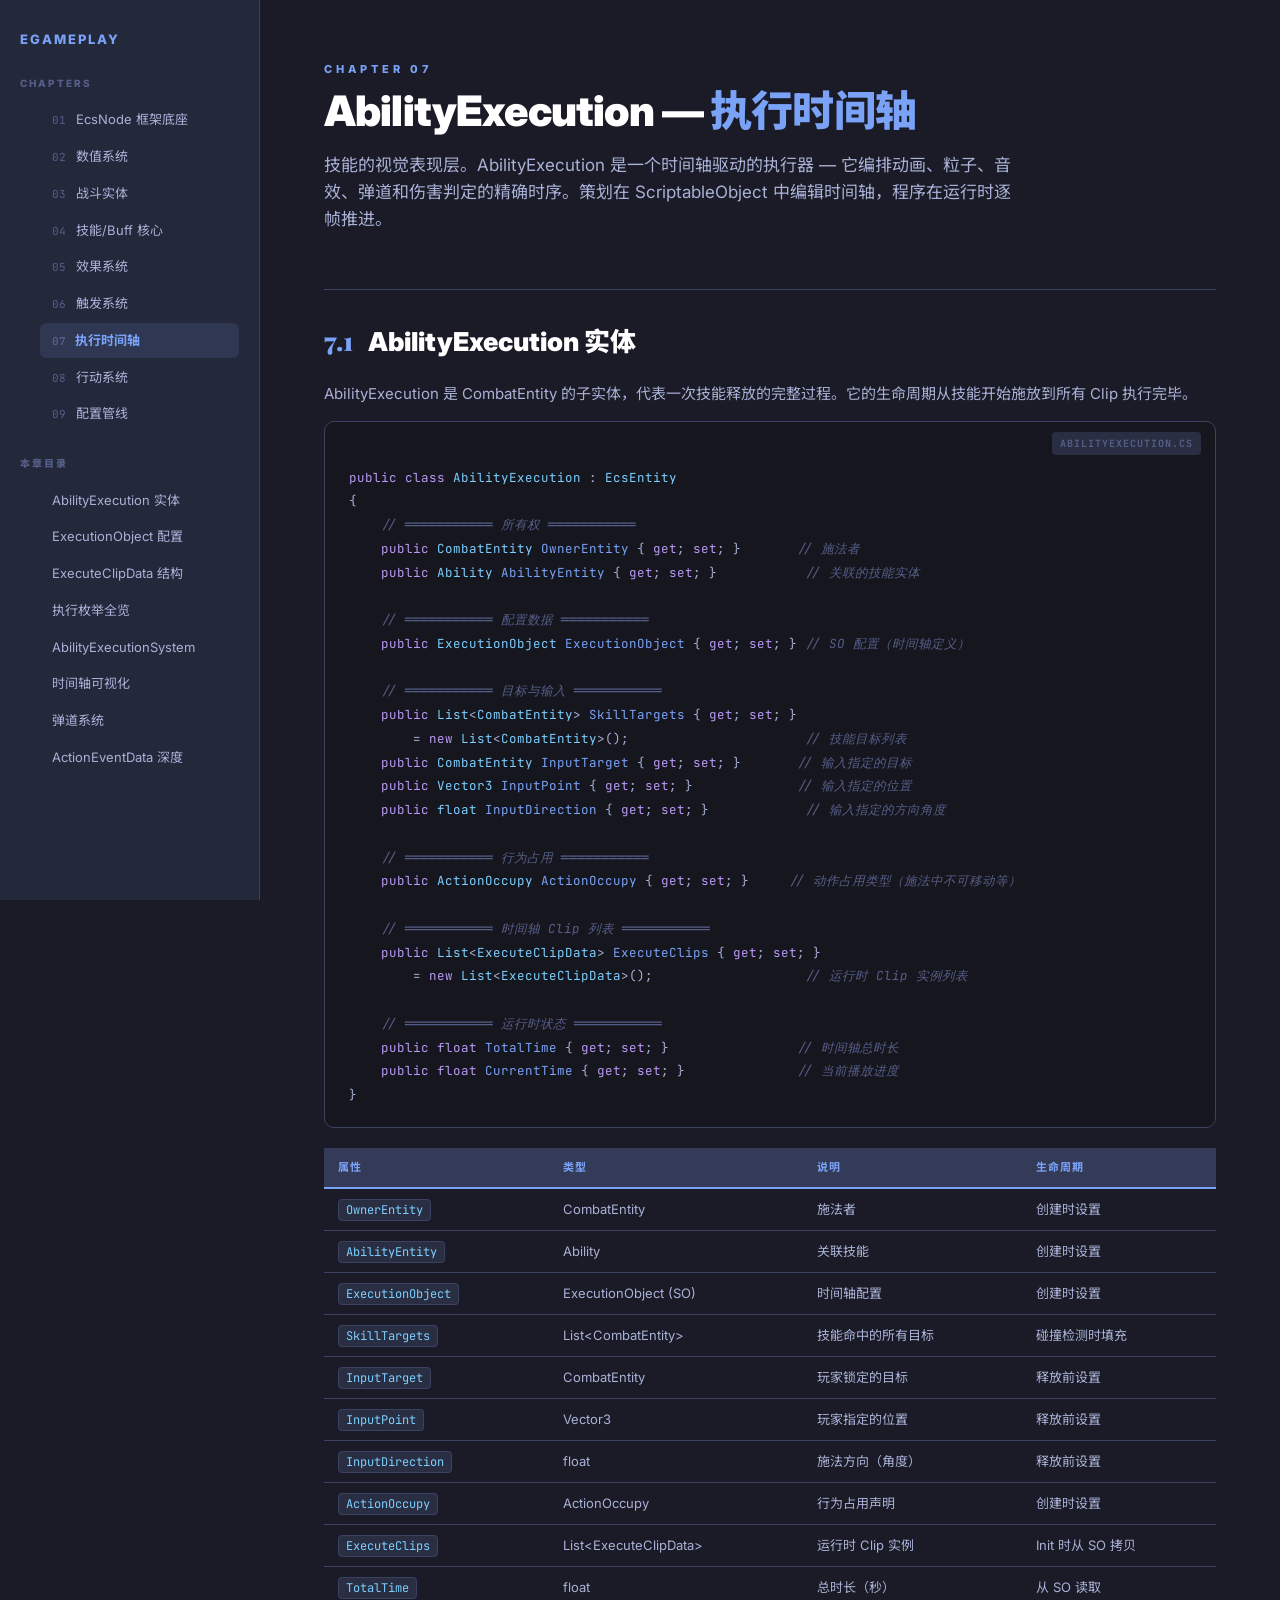
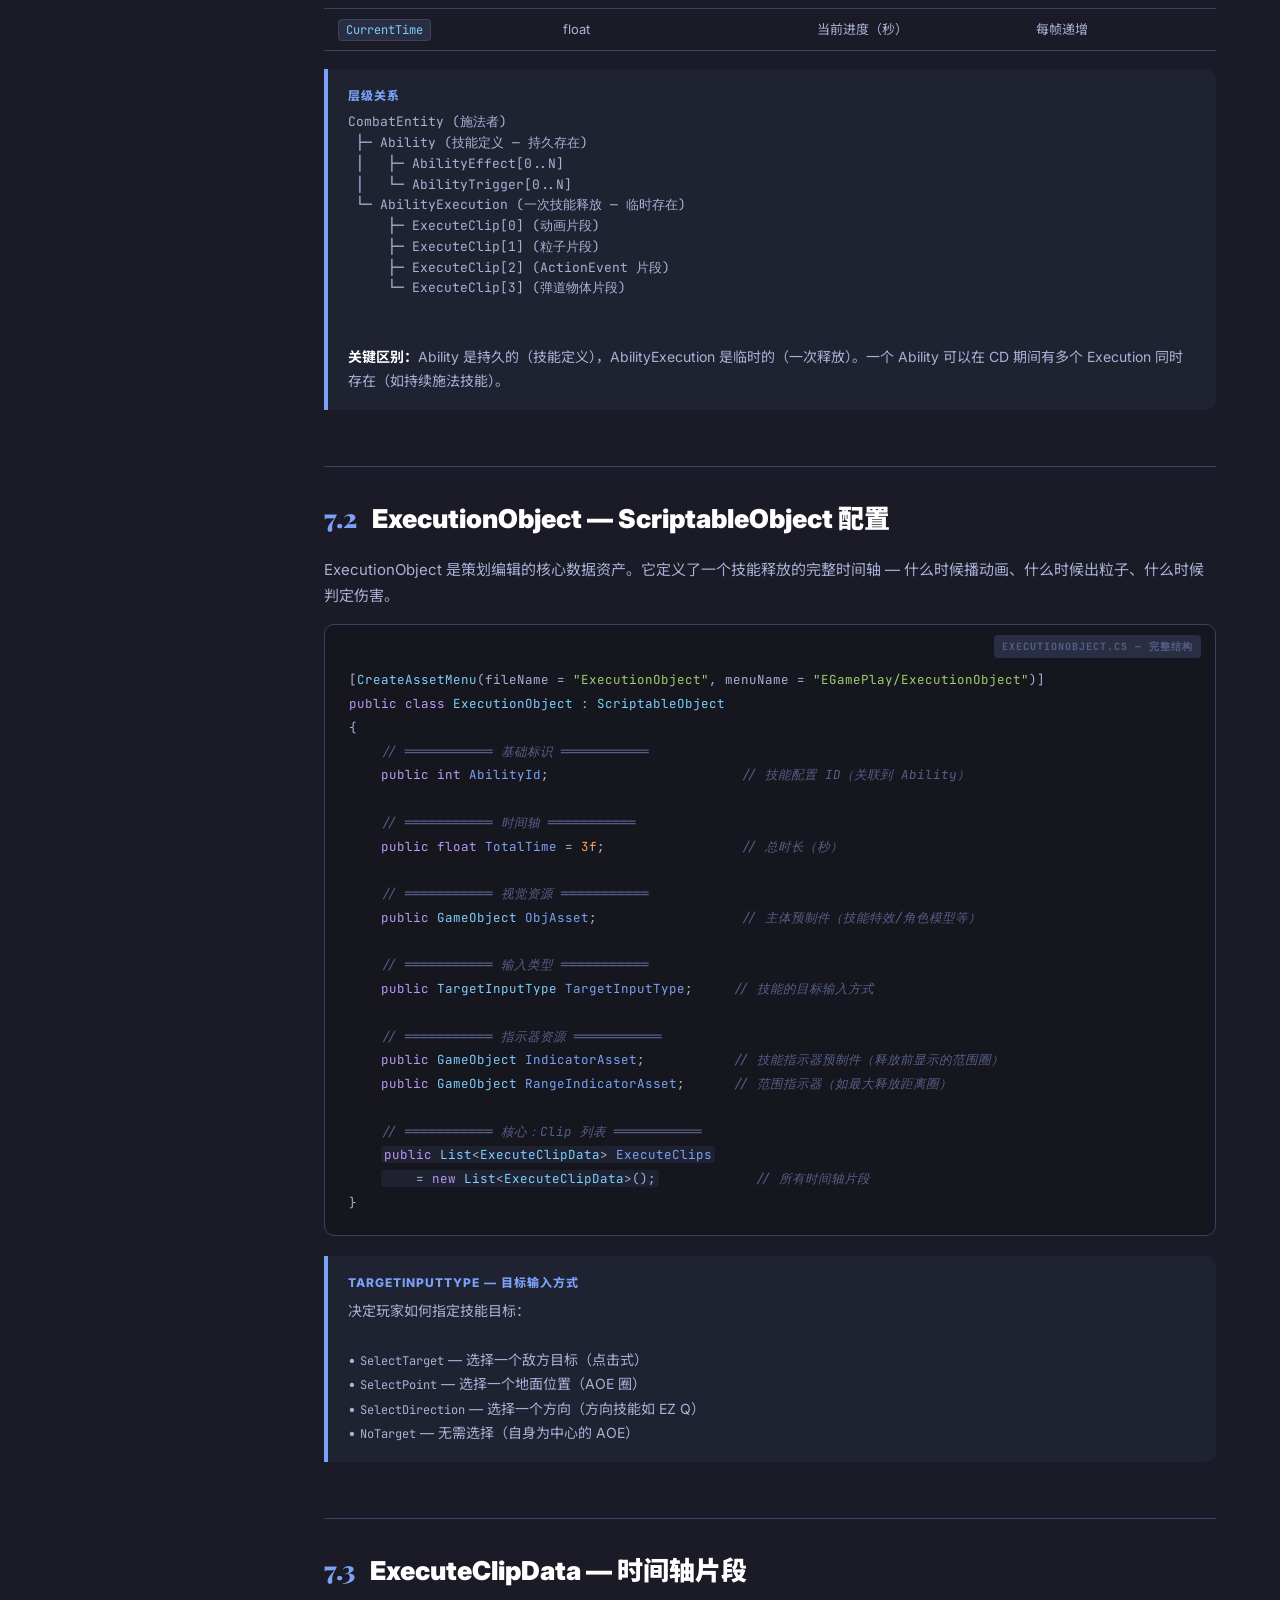
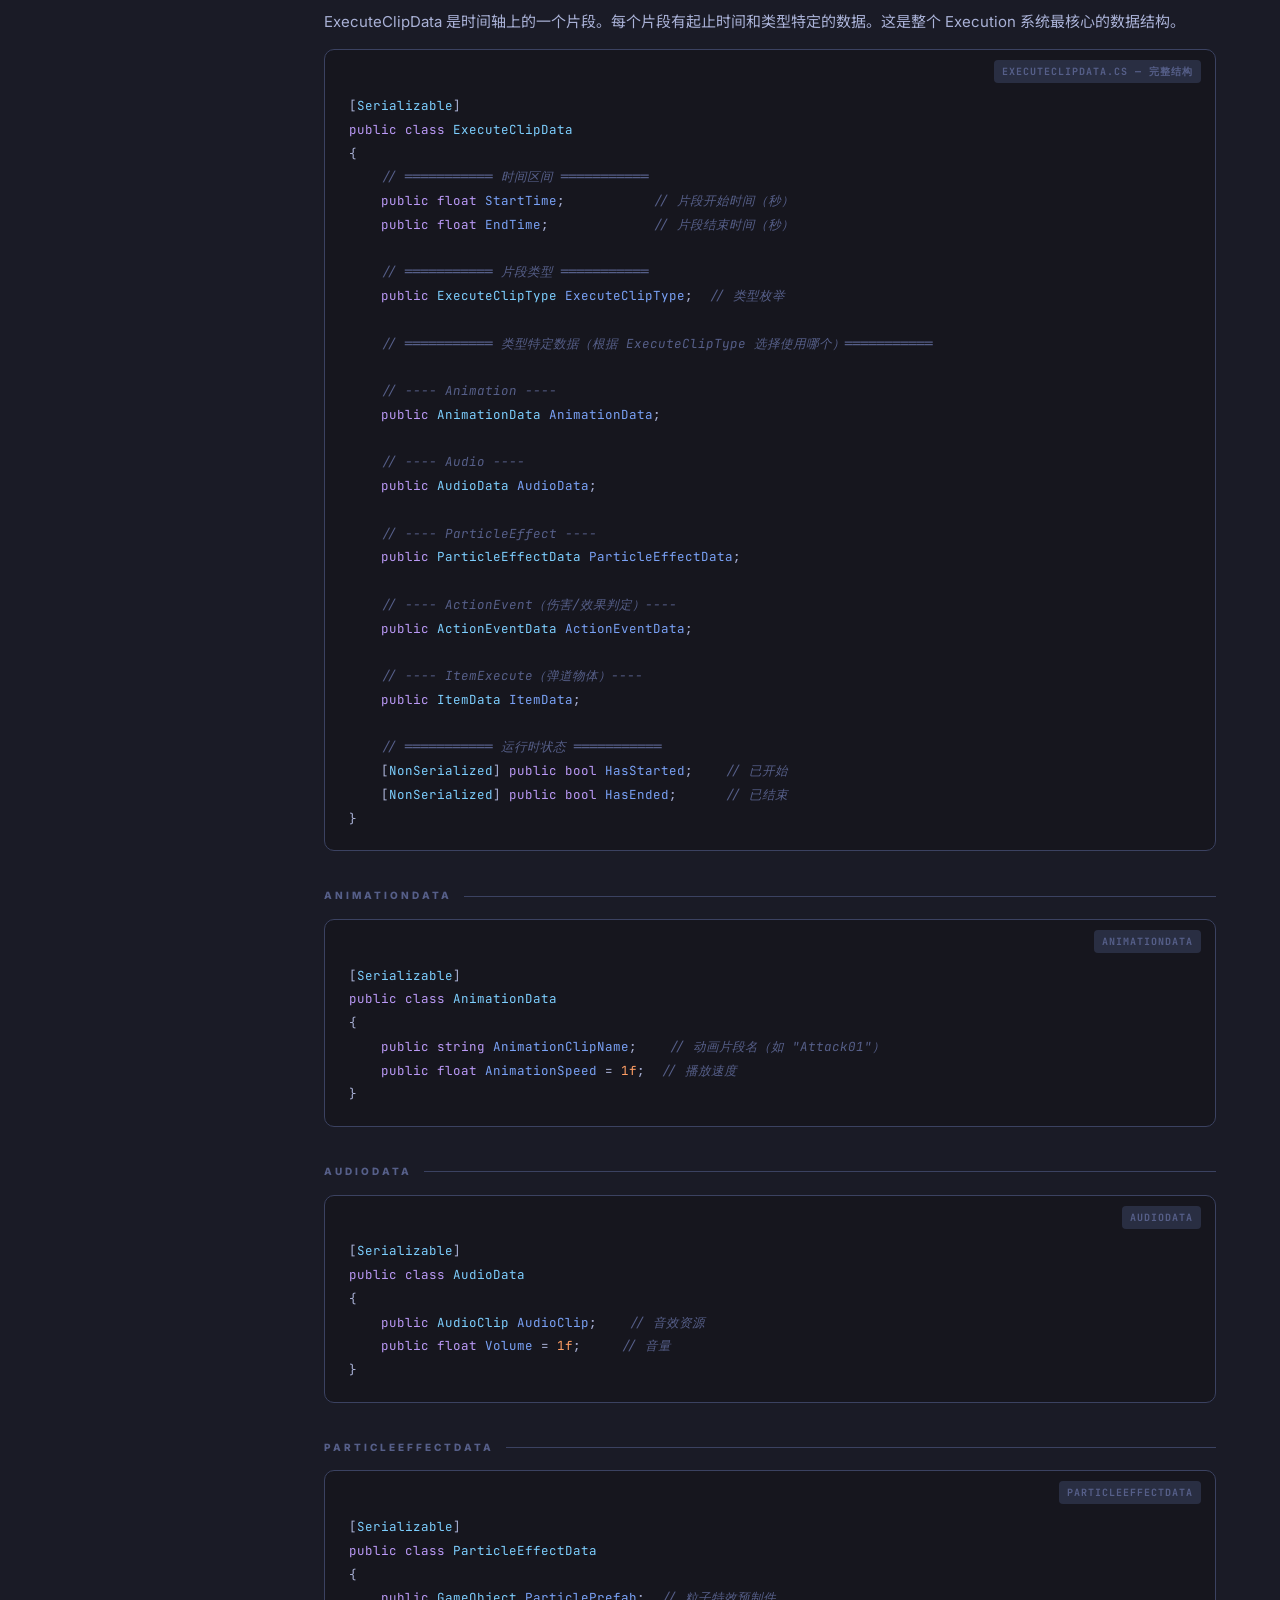
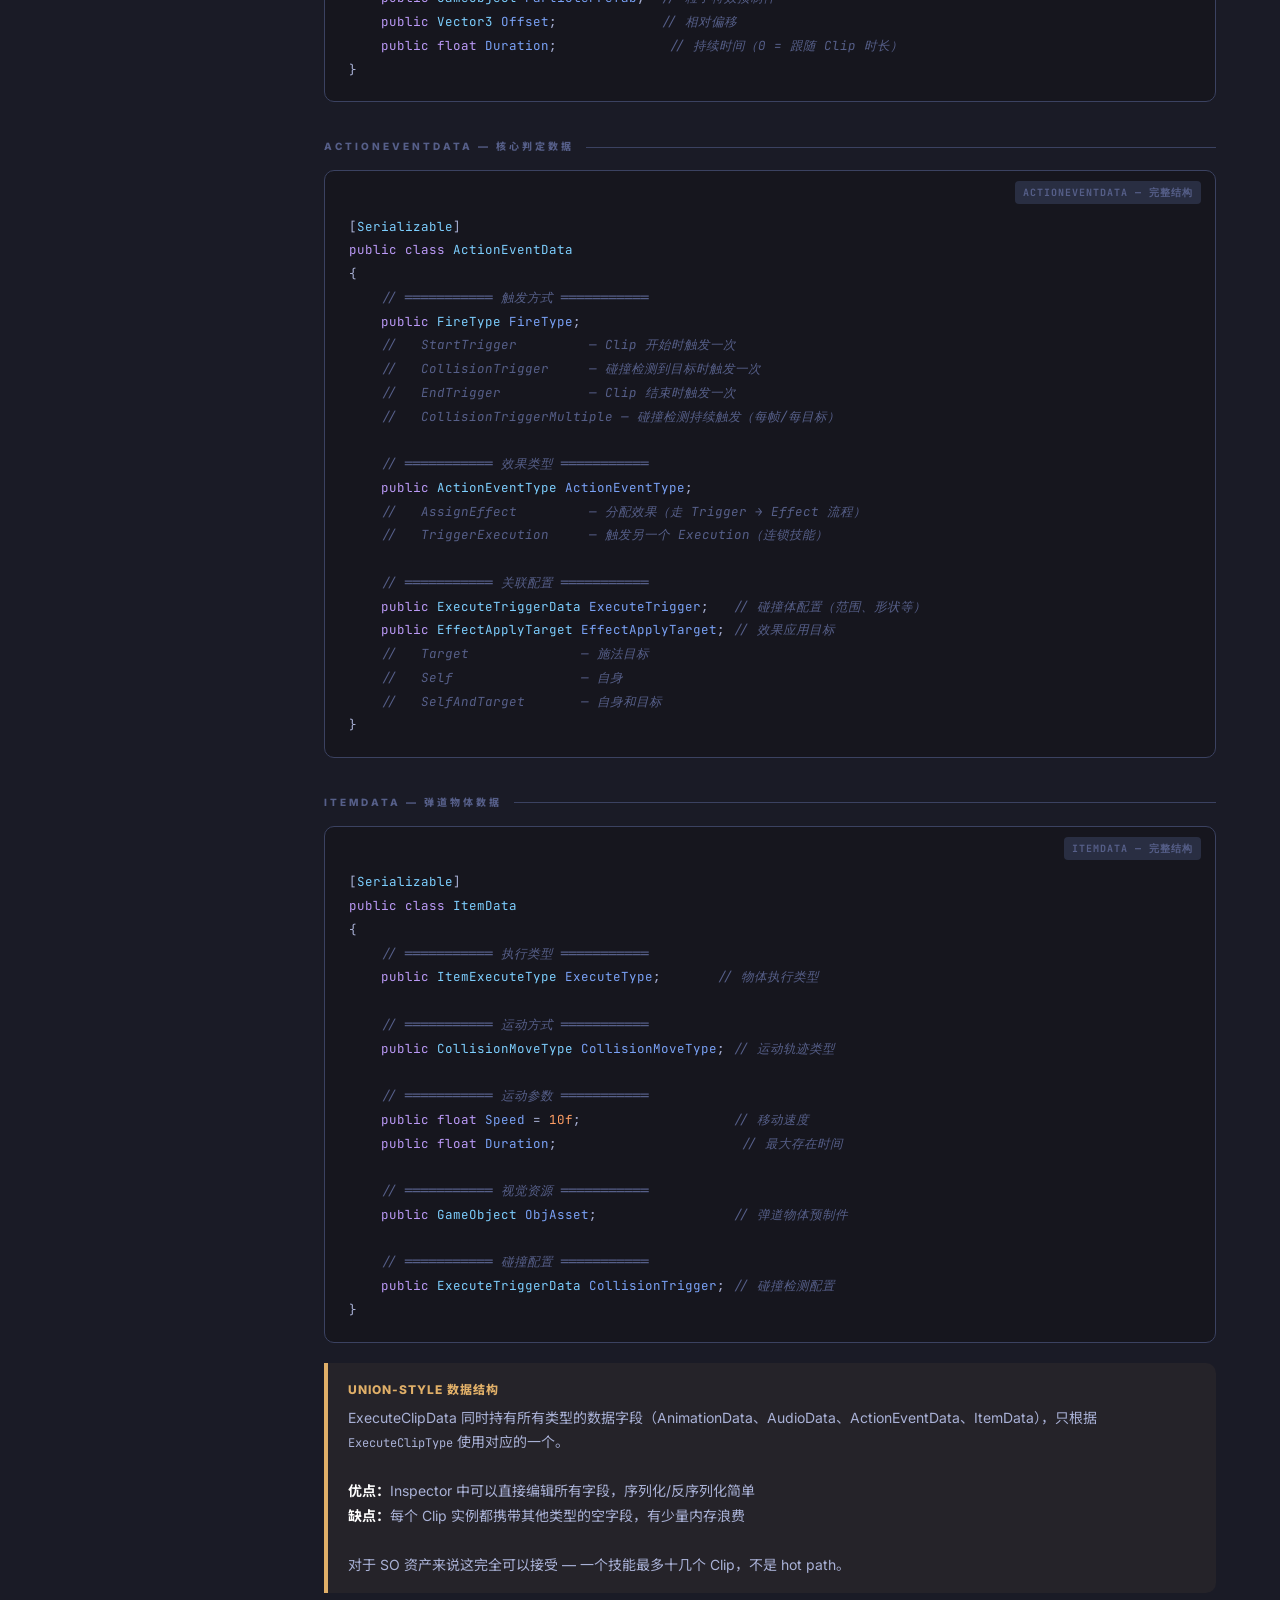
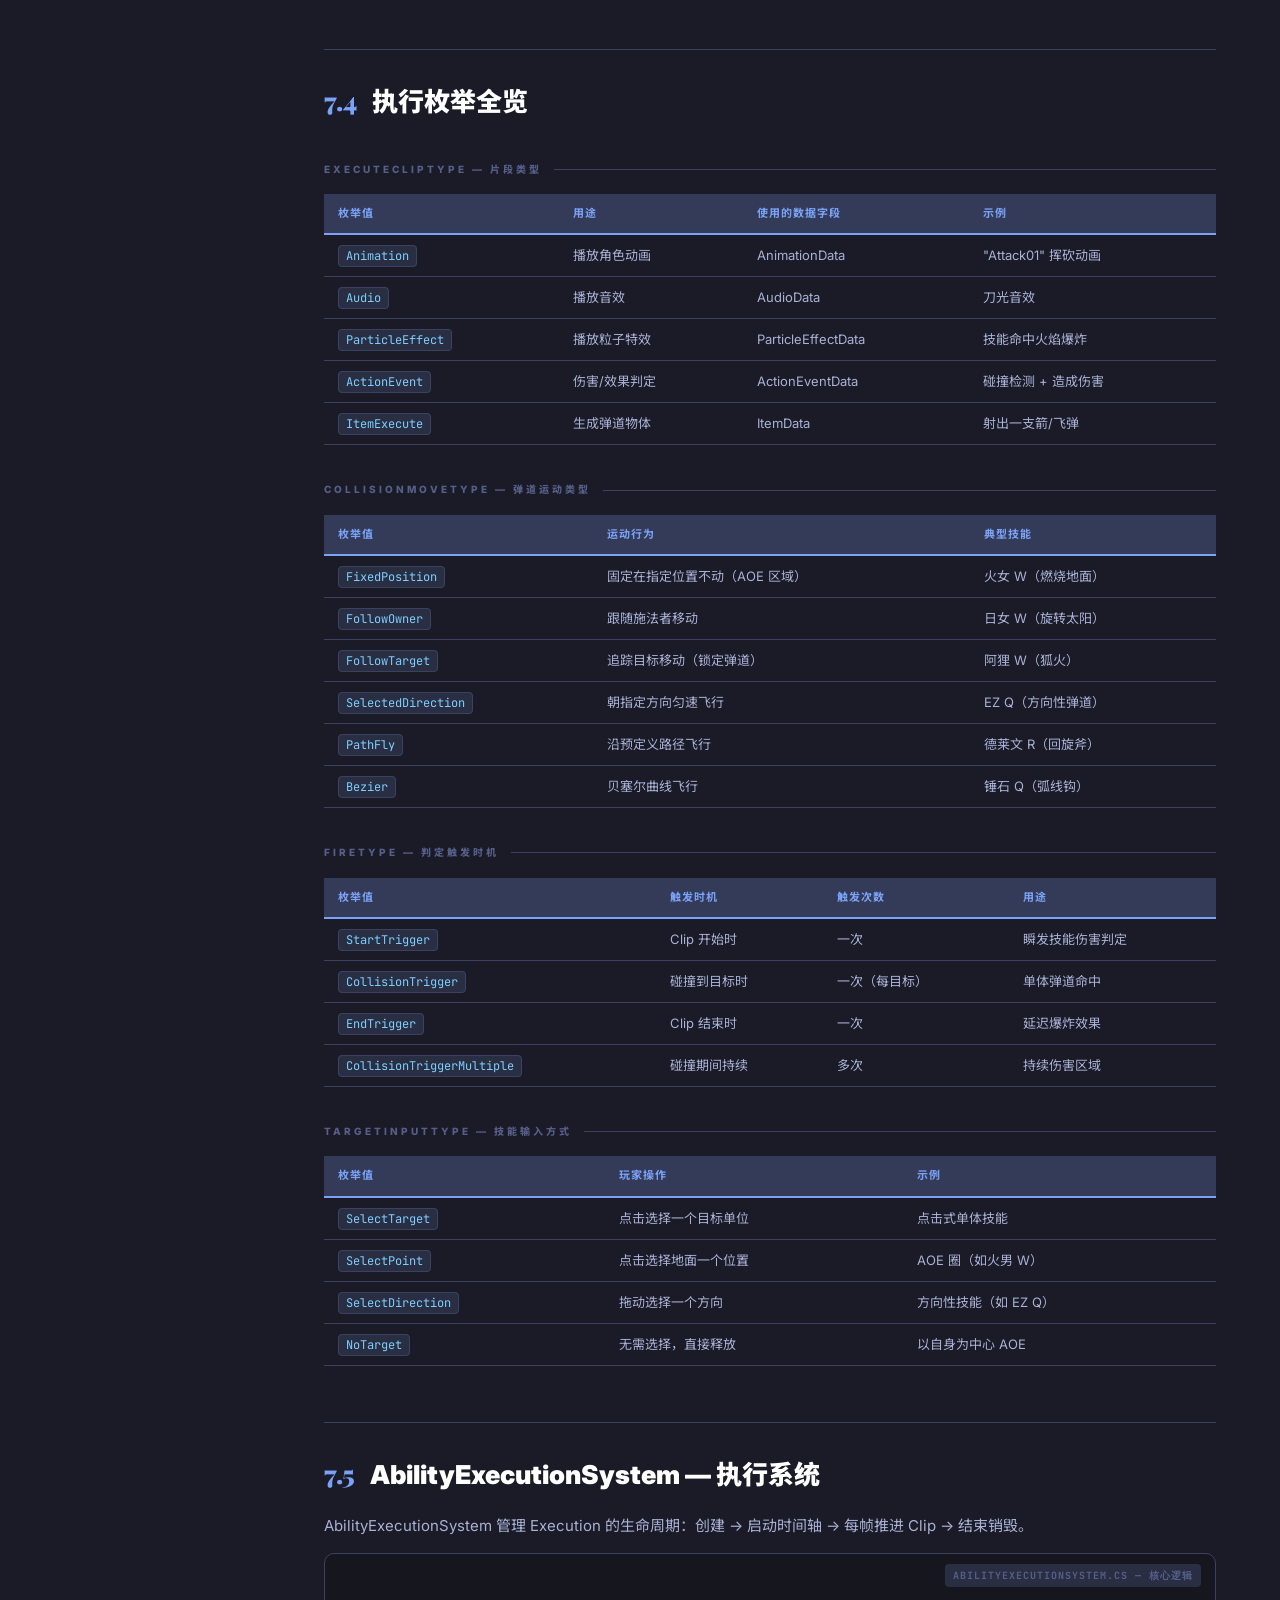
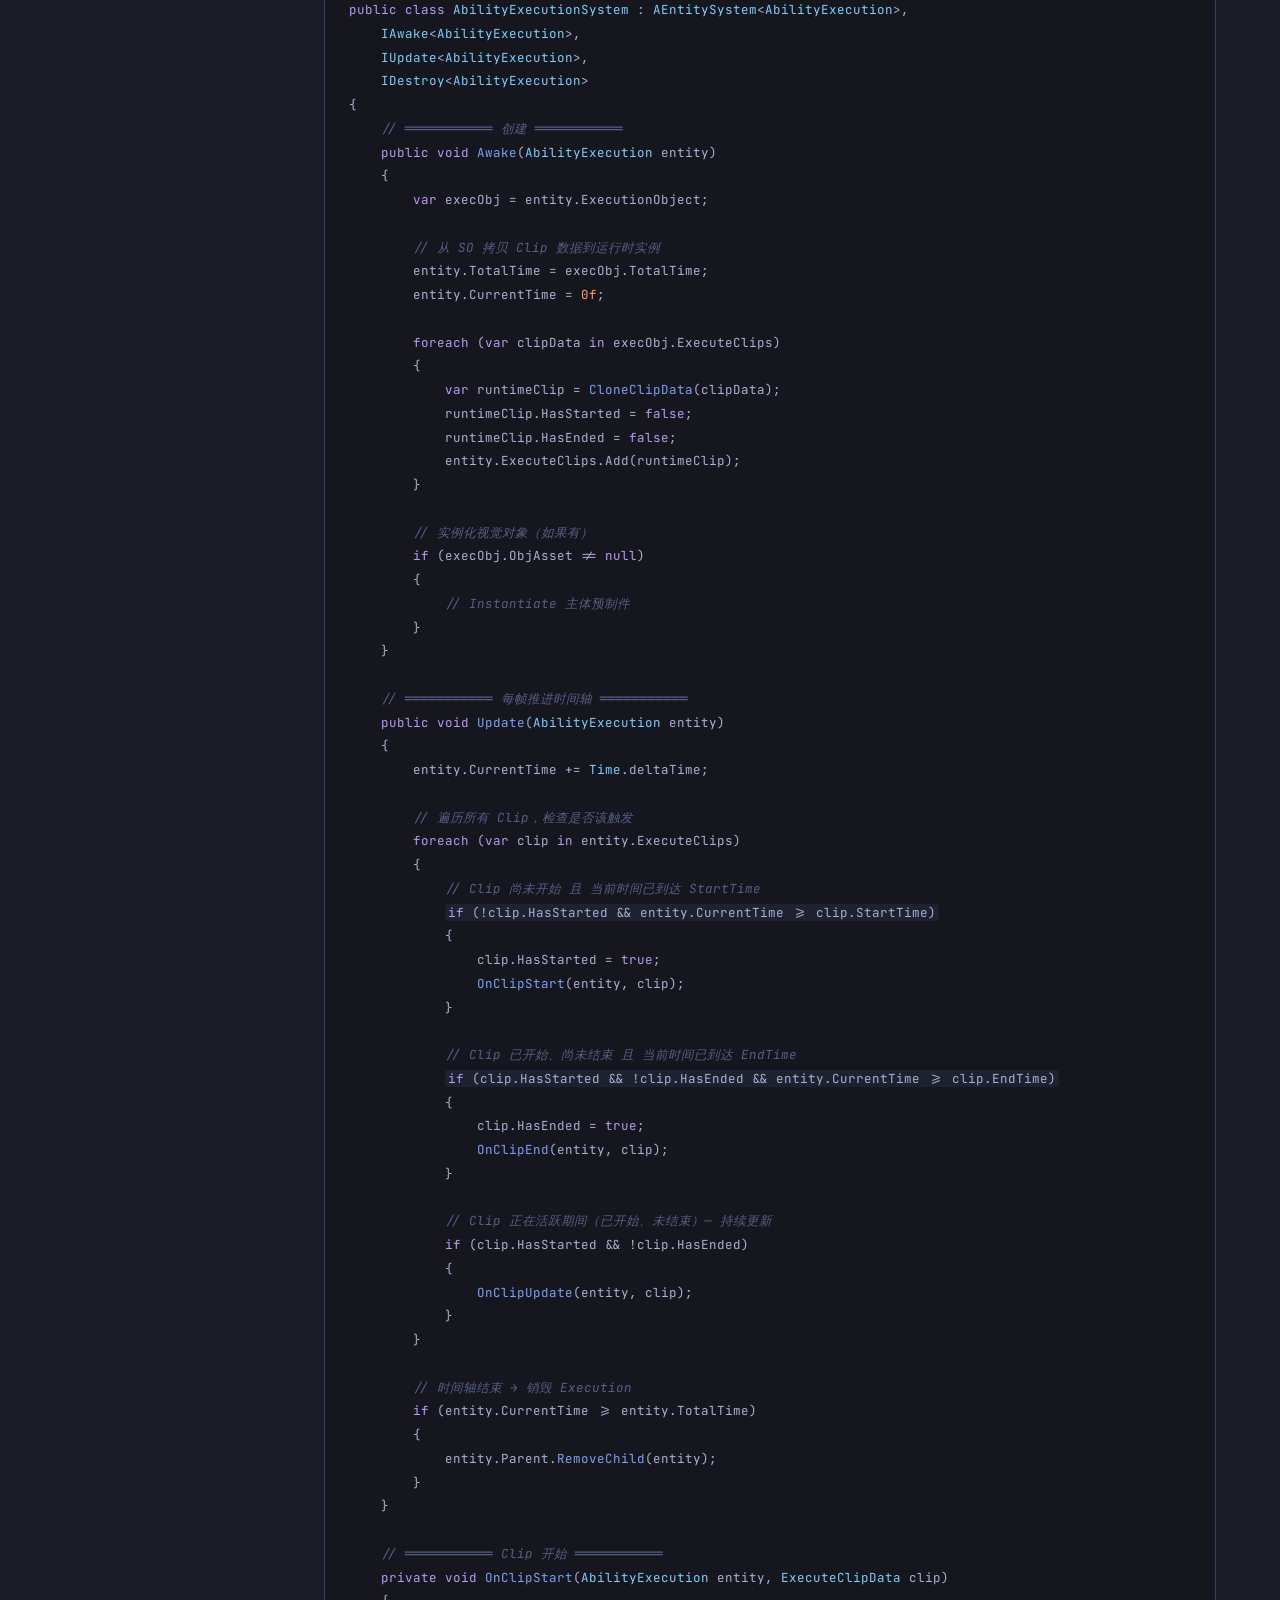
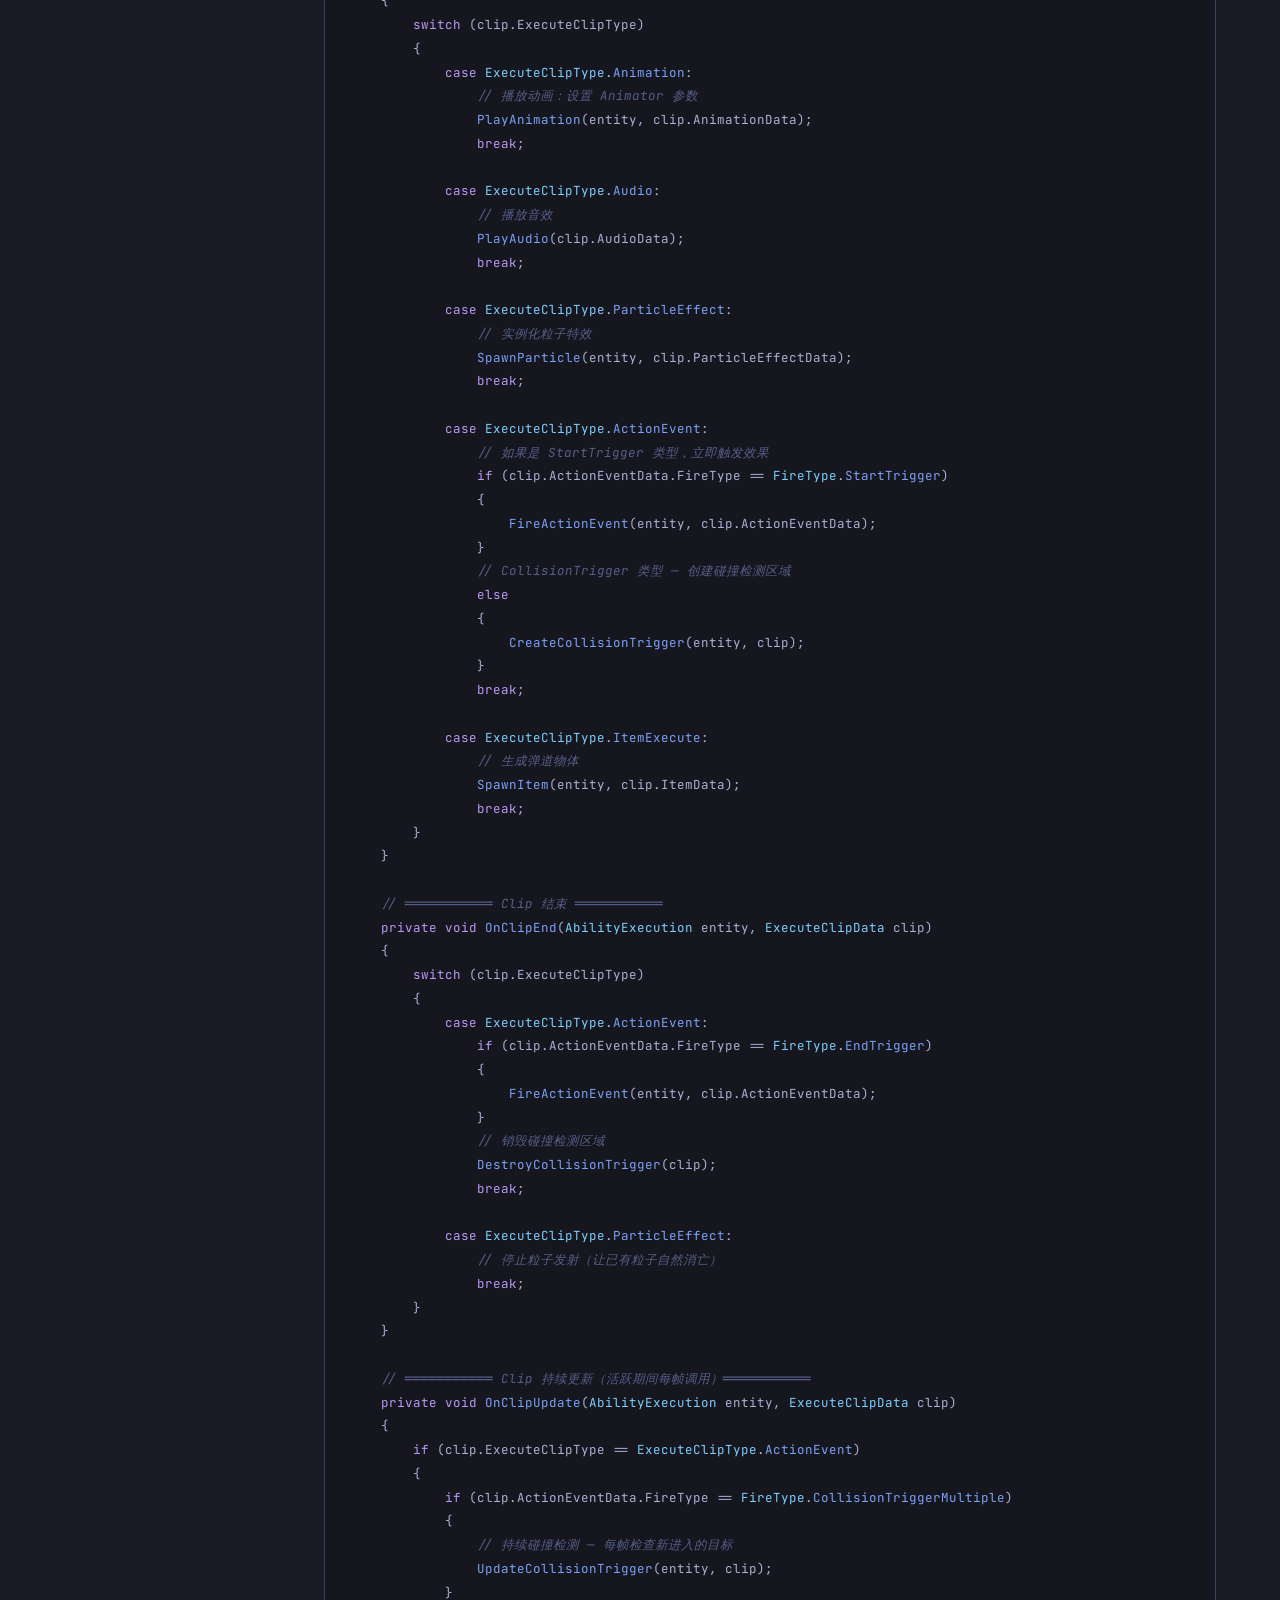
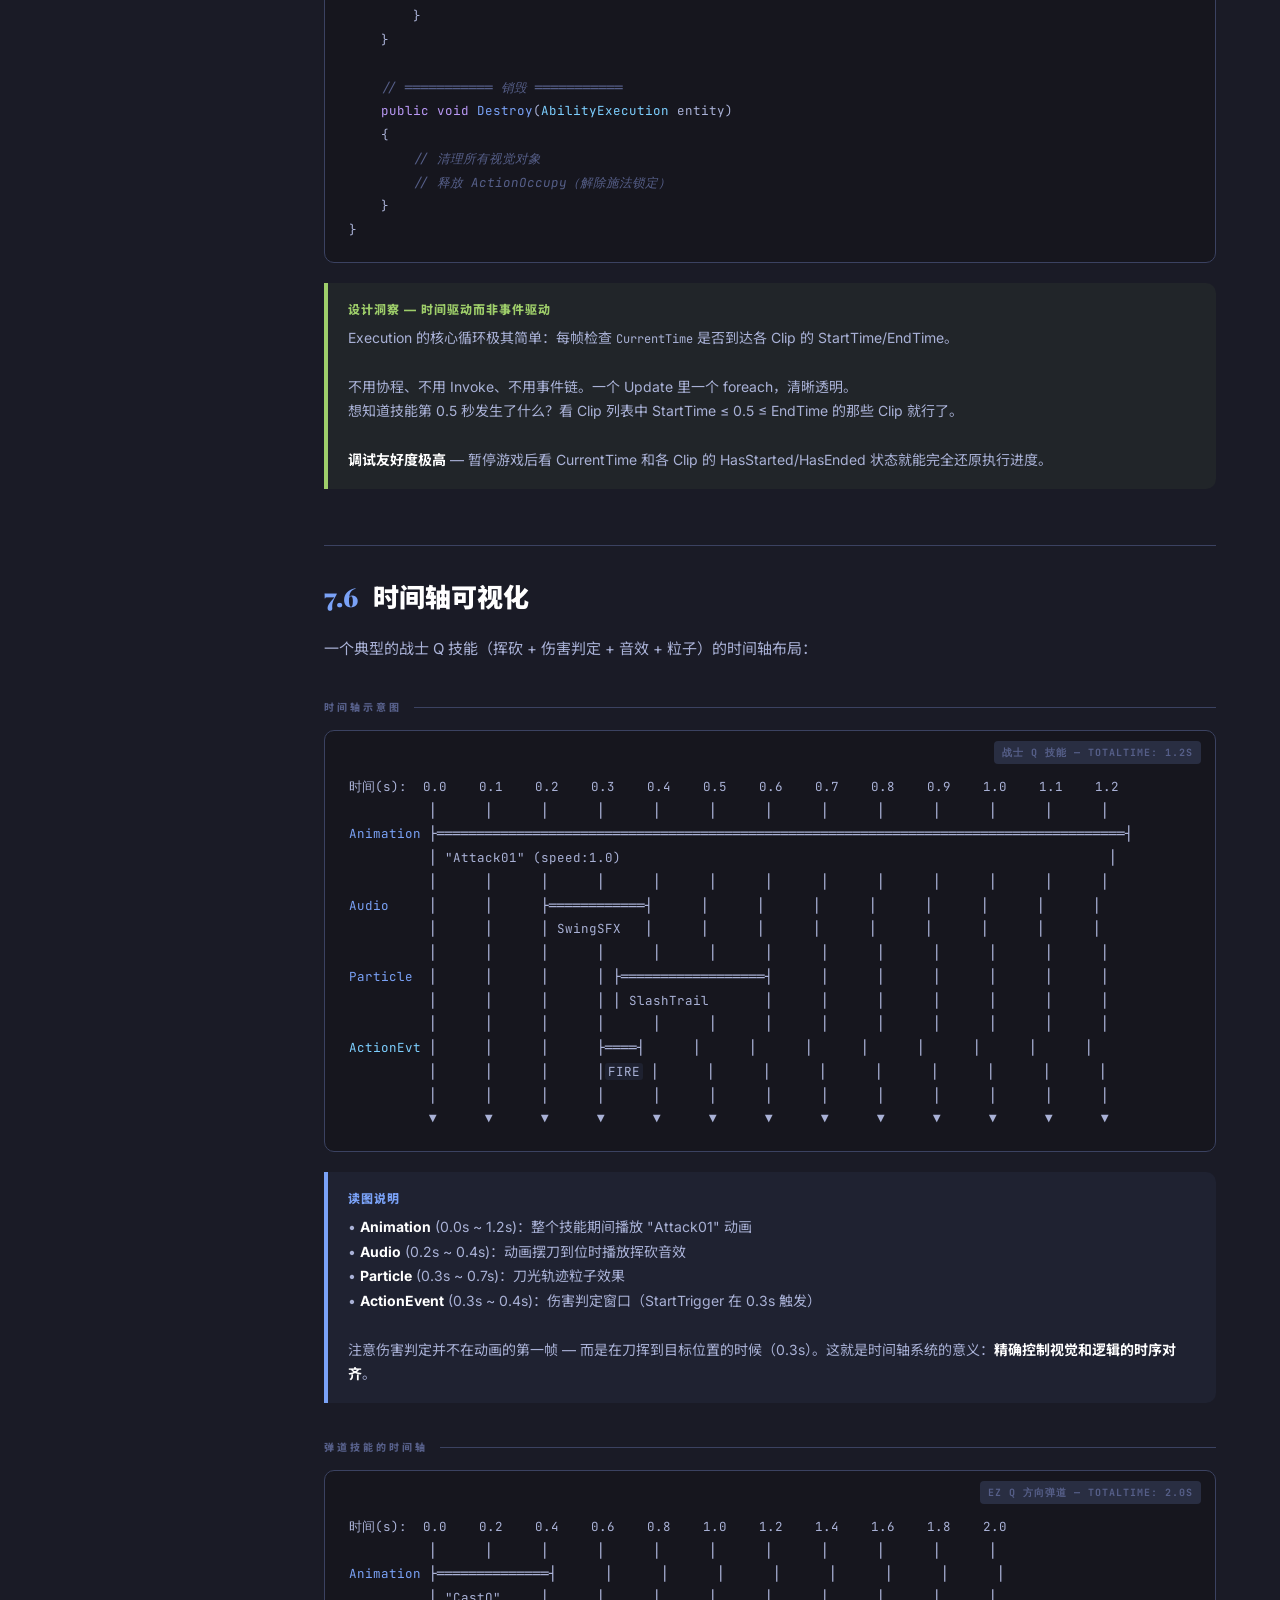
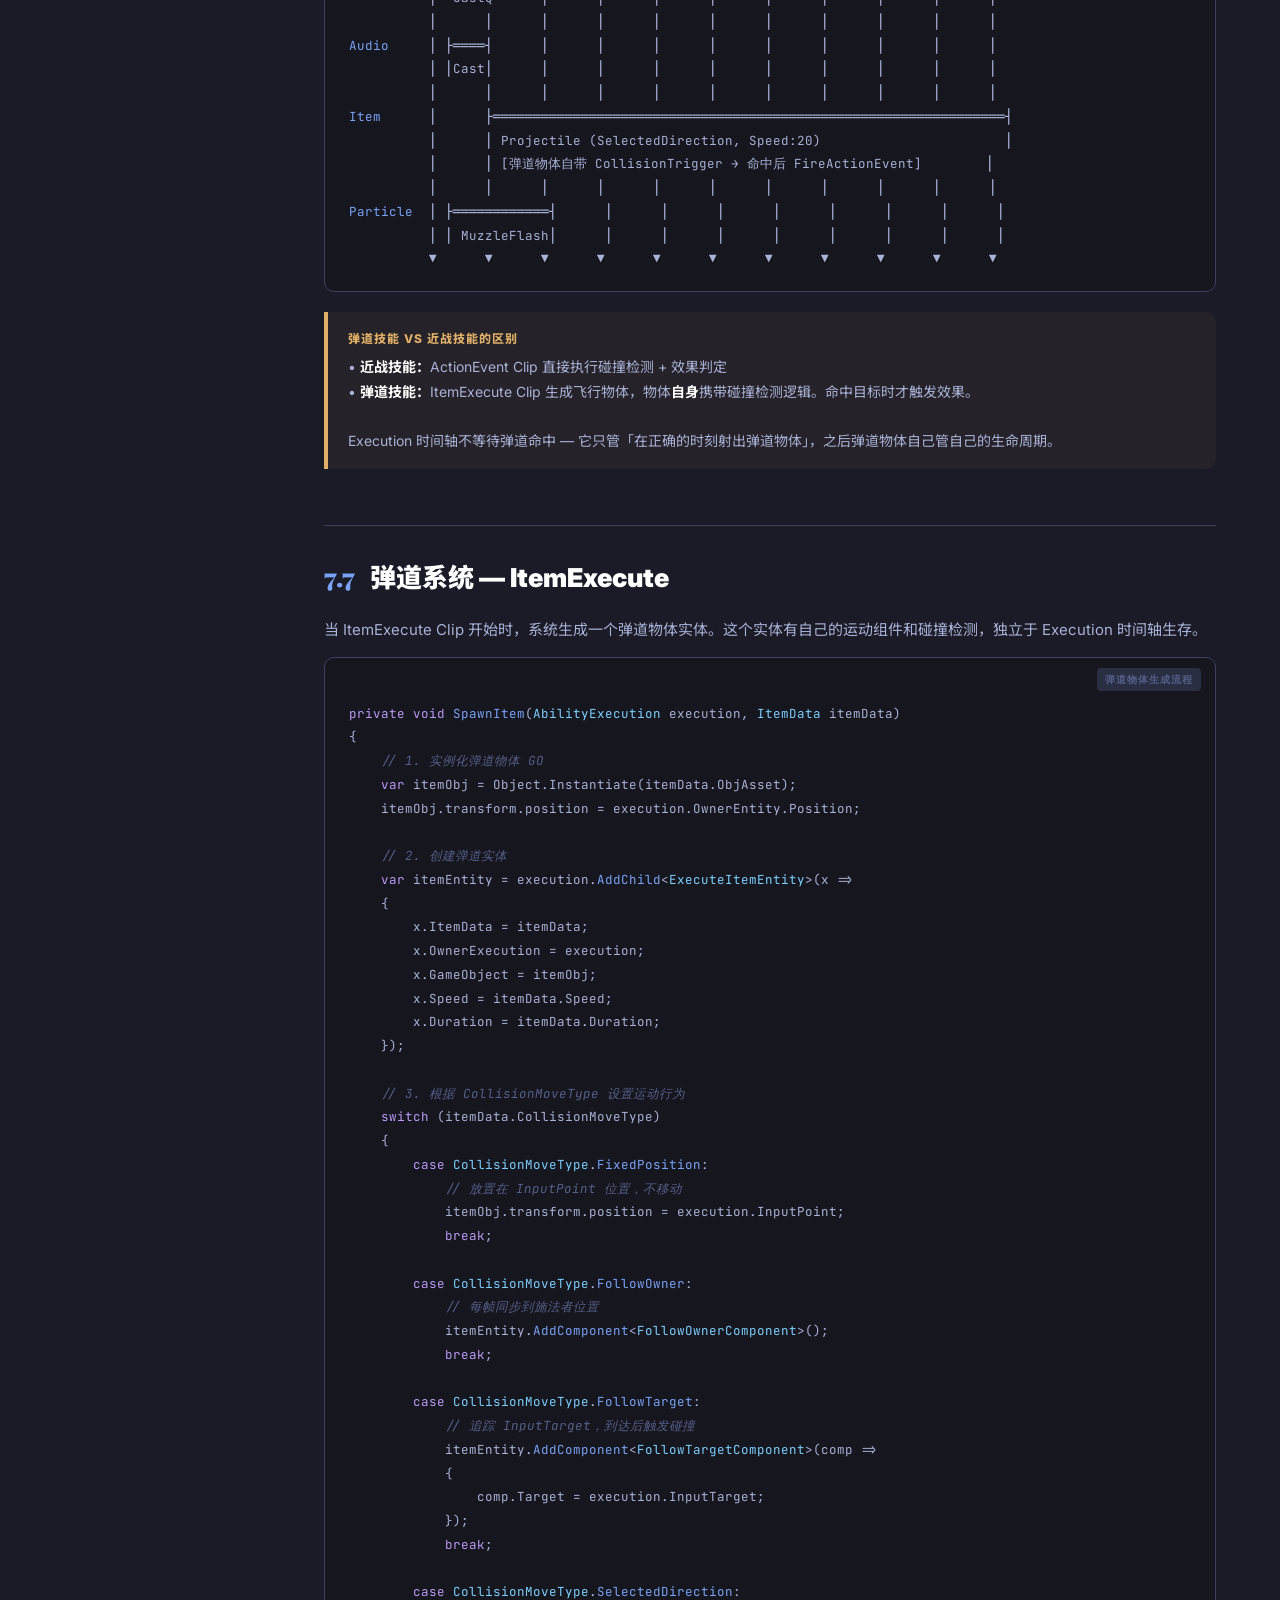
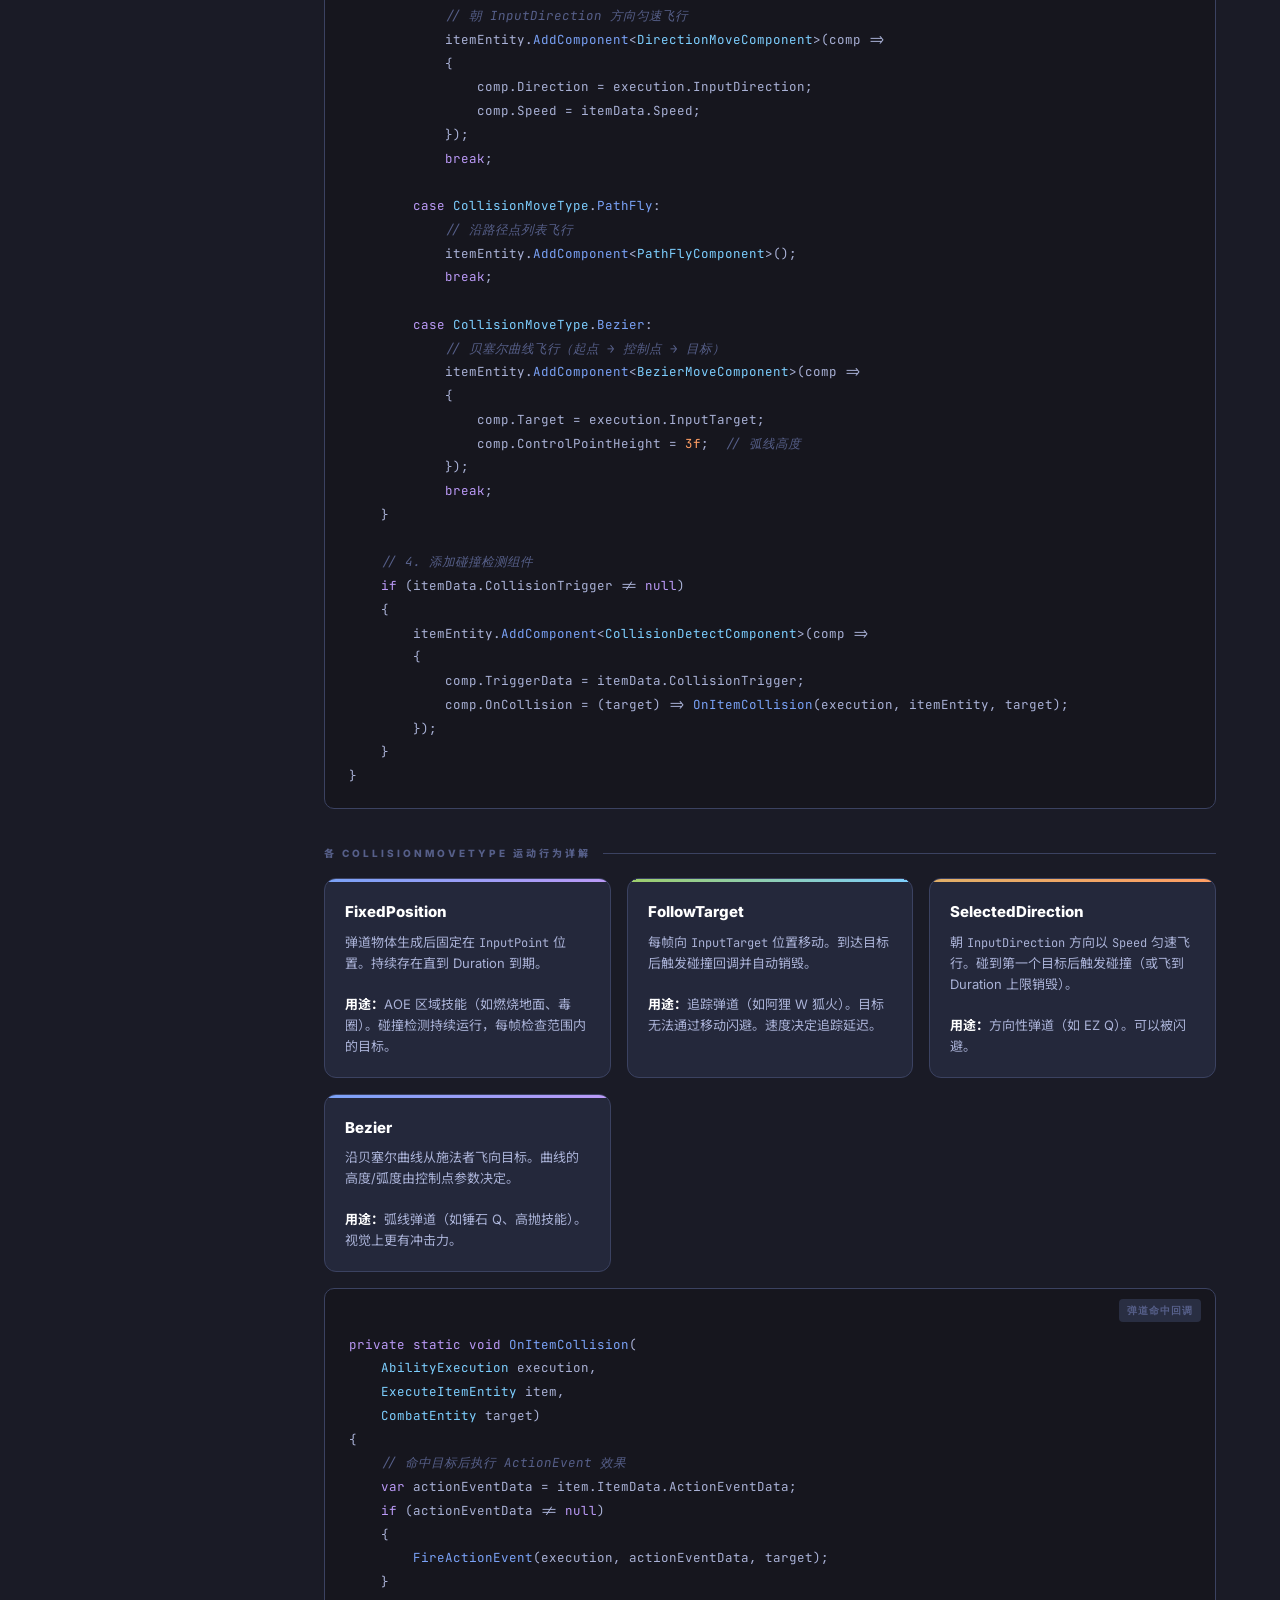
<file: docs/ch07-execution.html>
<!DOCTYPE html>
<html lang="zh-CN">
<head>
<meta charset="UTF-8">
<meta name="viewport" content="width=device-width, initial-scale=1">
<title>Ch07 — AbilityExecution 执行时间轴 | EGamePlay</title>
<link href="https://fonts.googleapis.com/css2?family=Inter:wght@400;600;800;900&family=Noto+Sans+SC:wght@400;600;700;900&family=JetBrains+Mono:wght@400;600&family=Playfair+Display:wght@900&display=swap" rel="stylesheet">
<link rel="stylesheet" href="style.css">
</head>
<body>
<div class="grid-bg"></div>
<div class="doc-layout">

<!-- Sidebar -->
<nav class="doc-sidebar">
  <div class="nav-brand"><a href="index.html">EGamePlay</a></div>
  <div class="nav-section">Chapters</div>
  <ul class="nav-list">
    <li><a href="ch01-ecsnode.html"><span class="ch-num">01</span> EcsNode 框架底座</a></li>
    <li><a href="ch02-numeric.html"><span class="ch-num">02</span> 数值系统</a></li>
    <li><a href="ch03-combat-entity.html"><span class="ch-num">03</span> 战斗实体</a></li>
    <li><a href="ch04-ability.html"><span class="ch-num">04</span> 技能/Buff 核心</a></li>
    <li><a href="ch05-effect.html"><span class="ch-num">05</span> 效果系统</a></li>
    <li><a href="ch06-trigger.html"><span class="ch-num">06</span> 触发系统</a></li>
    <li><a class="active" href="ch07-execution.html"><span class="ch-num">07</span> 执行时间轴</a></li>
    <li><a href="ch08-action.html"><span class="ch-num">08</span> 行动系统</a></li>
    <li><a href="ch09-config.html"><span class="ch-num">09</span> 配置管线</a></li>
  </ul>
  <div class="nav-section" style="margin-top:24px">本章目录</div>
  <ul class="nav-list">
    <li><a href="#entity">AbilityExecution 实体</a></li>
    <li><a href="#execution-object">ExecutionObject 配置</a></li>
    <li><a href="#clip-data">ExecuteClipData 结构</a></li>
    <li><a href="#enums">执行枚举全览</a></li>
    <li><a href="#system">AbilityExecutionSystem</a></li>
    <li><a href="#timeline">时间轴可视化</a></li>
    <li><a href="#projectile">弹道系统</a></li>
    <li><a href="#action-event">ActionEventData 深度</a></li>
  </ul>
</nav>

<!-- Main Content -->
<main class="doc-main">
<div class="ch-header">
  <div class="ch-kicker">Chapter 07</div>
  <h1>AbilityExecution — <span class="accent">执行时间轴</span></h1>
  <p class="ch-subtitle">技能的视觉表现层。AbilityExecution 是一个时间轴驱动的执行器 — 它编排动画、粒子、音效、弹道和伤害判定的精确时序。策划在 ScriptableObject 中编辑时间轴，程序在运行时逐帧推进。</p>
</div>

<!-- ===== 1. AbilityExecution Entity ===== -->
<h2 id="entity"><span class="num">7.1</span> AbilityExecution 实体</h2>

<p>AbilityExecution 是 CombatEntity 的子实体，代表一次技能释放的完整过程。它的生命周期从技能开始施放到所有 Clip 执行完毕。</p>

<pre class="code"><span class="file-tag">AbilityExecution.cs</span>
<span class="kw">public class</span> <span class="tp">AbilityExecution</span> : <span class="tp">EcsEntity</span>
{
    <span class="cm">// ═══════════ 所有权 ═══════════</span>
    <span class="kw">public</span> <span class="tp">CombatEntity</span> <span class="fn">OwnerEntity</span> { <span class="kw">get</span>; <span class="kw">set</span>; }       <span class="cm">// 施法者</span>
    <span class="kw">public</span> <span class="tp">Ability</span> <span class="fn">AbilityEntity</span> { <span class="kw">get</span>; <span class="kw">set</span>; }           <span class="cm">// 关联的技能实体</span>

    <span class="cm">// ═══════════ 配置数据 ═══════════</span>
    <span class="kw">public</span> <span class="tp">ExecutionObject</span> <span class="fn">ExecutionObject</span> { <span class="kw">get</span>; <span class="kw">set</span>; } <span class="cm">// SO 配置（时间轴定义）</span>

    <span class="cm">// ═══════════ 目标与输入 ═══════════</span>
    <span class="kw">public</span> <span class="tp">List</span>&lt;<span class="tp">CombatEntity</span>&gt; <span class="fn">SkillTargets</span> { <span class="kw">get</span>; <span class="kw">set</span>; }
        = <span class="kw">new</span> <span class="tp">List</span>&lt;<span class="tp">CombatEntity</span>&gt;();                      <span class="cm">// 技能目标列表</span>
    <span class="kw">public</span> <span class="tp">CombatEntity</span> <span class="fn">InputTarget</span> { <span class="kw">get</span>; <span class="kw">set</span>; }       <span class="cm">// 输入指定的目标</span>
    <span class="kw">public</span> <span class="tp">Vector3</span> <span class="fn">InputPoint</span> { <span class="kw">get</span>; <span class="kw">set</span>; }             <span class="cm">// 输入指定的位置</span>
    <span class="kw">public</span> <span class="tp">float</span> <span class="fn">InputDirection</span> { <span class="kw">get</span>; <span class="kw">set</span>; }            <span class="cm">// 输入指定的方向角度</span>

    <span class="cm">// ═══════════ 行为占用 ═══════════</span>
    <span class="kw">public</span> <span class="tp">ActionOccupy</span> <span class="fn">ActionOccupy</span> { <span class="kw">get</span>; <span class="kw">set</span>; }     <span class="cm">// 动作占用类型（施法中不可移动等）</span>

    <span class="cm">// ═══════════ 时间轴 Clip 列表 ═══════════</span>
    <span class="kw">public</span> <span class="tp">List</span>&lt;<span class="tp">ExecuteClipData</span>&gt; <span class="fn">ExecuteClips</span> { <span class="kw">get</span>; <span class="kw">set</span>; }
        = <span class="kw">new</span> <span class="tp">List</span>&lt;<span class="tp">ExecuteClipData</span>&gt;();                   <span class="cm">// 运行时 Clip 实例列表</span>

    <span class="cm">// ═══════════ 运行时状态 ═══════════</span>
    <span class="kw">public float</span> <span class="fn">TotalTime</span> { <span class="kw">get</span>; <span class="kw">set</span>; }                <span class="cm">// 时间轴总时长</span>
    <span class="kw">public float</span> <span class="fn">CurrentTime</span> { <span class="kw">get</span>; <span class="kw">set</span>; }              <span class="cm">// 当前播放进度</span>
}
</pre>

<table class="data">
  <thead><tr><th>属性</th><th>类型</th><th>说明</th><th>生命周期</th></tr></thead>
  <tbody>
    <tr><td><code>OwnerEntity</code></td><td>CombatEntity</td><td>施法者</td><td>创建时设置</td></tr>
    <tr><td><code>AbilityEntity</code></td><td>Ability</td><td>关联技能</td><td>创建时设置</td></tr>
    <tr><td><code>ExecutionObject</code></td><td>ExecutionObject (SO)</td><td>时间轴配置</td><td>创建时设置</td></tr>
    <tr><td><code>SkillTargets</code></td><td>List&lt;CombatEntity&gt;</td><td>技能命中的所有目标</td><td>碰撞检测时填充</td></tr>
    <tr><td><code>InputTarget</code></td><td>CombatEntity</td><td>玩家锁定的目标</td><td>释放前设置</td></tr>
    <tr><td><code>InputPoint</code></td><td>Vector3</td><td>玩家指定的位置</td><td>释放前设置</td></tr>
    <tr><td><code>InputDirection</code></td><td>float</td><td>施法方向（角度）</td><td>释放前设置</td></tr>
    <tr><td><code>ActionOccupy</code></td><td>ActionOccupy</td><td>行为占用声明</td><td>创建时设置</td></tr>
    <tr><td><code>ExecuteClips</code></td><td>List&lt;ExecuteClipData&gt;</td><td>运行时 Clip 实例</td><td>Init 时从 SO 拷贝</td></tr>
    <tr><td><code>TotalTime</code></td><td>float</td><td>总时长（秒）</td><td>从 SO 读取</td></tr>
    <tr><td><code>CurrentTime</code></td><td>float</td><td>当前进度（秒）</td><td>每帧递增</td></tr>
  </tbody>
</table>

<div class="callout">
  <div class="callout-title">层级关系</div>
  <pre style="margin:0;font-family:JetBrains Mono,monospace;font-size:13px;line-height:1.6">
CombatEntity (施法者)
 ├─ Ability (技能定义 — 持久存在)
 │   ├─ AbilityEffect[0..N]
 │   └─ AbilityTrigger[0..N]
 └─ AbilityExecution (一次技能释放 — 临时存在)
     ├─ ExecuteClip[0] (动画片段)
     ├─ ExecuteClip[1] (粒子片段)
     ├─ ExecuteClip[2] (ActionEvent 片段)
     └─ ExecuteClip[3] (弹道物体片段)
  </pre>
  <br>
  <strong>关键区别：</strong>Ability 是持久的（技能定义），AbilityExecution 是临时的（一次释放）。一个 Ability 可以在 CD 期间有多个 Execution 同时存在（如持续施法技能）。
</div>

<!-- ===== 2. ExecutionObject ===== -->
<h2 id="execution-object"><span class="num">7.2</span> ExecutionObject — ScriptableObject 配置</h2>

<p>ExecutionObject 是策划编辑的核心数据资产。它定义了一个技能释放的完整时间轴 — 什么时候播动画、什么时候出粒子、什么时候判定伤害。</p>

<pre class="code"><span class="file-tag">ExecutionObject.cs — 完整结构</span>
[<span class="tp">CreateAssetMenu</span>(fileName = <span class="st">"ExecutionObject"</span>, menuName = <span class="st">"EGamePlay/ExecutionObject"</span>)]
<span class="kw">public class</span> <span class="tp">ExecutionObject</span> : <span class="tp">ScriptableObject</span>
{
    <span class="cm">// ═══════════ 基础标识 ═══════════</span>
    <span class="kw">public int</span> <span class="fn">AbilityId</span>;                        <span class="cm">// 技能配置 ID（关联到 Ability）</span>

    <span class="cm">// ═══════════ 时间轴 ═══════════</span>
    <span class="kw">public float</span> <span class="fn">TotalTime</span> = <span class="nm">3f</span>;                 <span class="cm">// 总时长（秒）</span>

    <span class="cm">// ═══════════ 视觉资源 ═══════════</span>
    <span class="kw">public</span> <span class="tp">GameObject</span> <span class="fn">ObjAsset</span>;                  <span class="cm">// 主体预制件（技能特效/角色模型等）</span>

    <span class="cm">// ═══════════ 输入类型 ═══════════</span>
    <span class="kw">public</span> <span class="tp">TargetInputType</span> <span class="fn">TargetInputType</span>;     <span class="cm">// 技能的目标输入方式</span>

    <span class="cm">// ═══════════ 指示器资源 ═══════════</span>
    <span class="kw">public</span> <span class="tp">GameObject</span> <span class="fn">IndicatorAsset</span>;           <span class="cm">// 技能指示器预制件（释放前显示的范围圈）</span>
    <span class="kw">public</span> <span class="tp">GameObject</span> <span class="fn">RangeIndicatorAsset</span>;      <span class="cm">// 范围指示器（如最大释放距离圈）</span>

    <span class="cm">// ═══════════ 核心：Clip 列表 ═══════════</span>
    <span class="hl"><span class="kw">public</span> <span class="tp">List</span>&lt;<span class="tp">ExecuteClipData</span>&gt; <span class="fn">ExecuteClips</span></span>
    <span class="hl">    = <span class="kw">new</span> <span class="tp">List</span>&lt;<span class="tp">ExecuteClipData</span>&gt;();</span>            <span class="cm">// 所有时间轴片段</span>
}
</pre>

<div class="callout">
  <div class="callout-title">TargetInputType — 目标输入方式</div>
  决定玩家如何指定技能目标：<br><br>
  • <code>SelectTarget</code> — 选择一个敌方目标（点击式）<br>
  • <code>SelectPoint</code> — 选择一个地面位置（AOE 圈）<br>
  • <code>SelectDirection</code> — 选择一个方向（方向技能如 EZ Q）<br>
  • <code>NoTarget</code> — 无需选择（自身为中心的 AOE）
</div>

<!-- ===== 3. ExecuteClipData ===== -->
<h2 id="clip-data"><span class="num">7.3</span> ExecuteClipData — 时间轴片段</h2>

<p>ExecuteClipData 是时间轴上的一个片段。每个片段有起止时间和类型特定的数据。这是整个 Execution 系统最核心的数据结构。</p>

<pre class="code"><span class="file-tag">ExecuteClipData.cs — 完整结构</span>
[<span class="tp">Serializable</span>]
<span class="kw">public class</span> <span class="tp">ExecuteClipData</span>
{
    <span class="cm">// ═══════════ 时间区间 ═══════════</span>
    <span class="kw">public float</span> <span class="fn">StartTime</span>;           <span class="cm">// 片段开始时间（秒）</span>
    <span class="kw">public float</span> <span class="fn">EndTime</span>;             <span class="cm">// 片段结束时间（秒）</span>

    <span class="cm">// ═══════════ 片段类型 ═══════════</span>
    <span class="kw">public</span> <span class="tp">ExecuteClipType</span> <span class="fn">ExecuteClipType</span>;  <span class="cm">// 类型枚举</span>

    <span class="cm">// ═══════════ 类型特定数据（根据 ExecuteClipType 选择使用哪个）═══════════</span>

    <span class="cm">// ---- Animation ----</span>
    <span class="kw">public</span> <span class="tp">AnimationData</span> <span class="fn">AnimationData</span>;

    <span class="cm">// ---- Audio ----</span>
    <span class="kw">public</span> <span class="tp">AudioData</span> <span class="fn">AudioData</span>;

    <span class="cm">// ---- ParticleEffect ----</span>
    <span class="kw">public</span> <span class="tp">ParticleEffectData</span> <span class="fn">ParticleEffectData</span>;

    <span class="cm">// ---- ActionEvent（伤害/效果判定）----</span>
    <span class="kw">public</span> <span class="tp">ActionEventData</span> <span class="fn">ActionEventData</span>;

    <span class="cm">// ---- ItemExecute（弹道物体）----</span>
    <span class="kw">public</span> <span class="tp">ItemData</span> <span class="fn">ItemData</span>;

    <span class="cm">// ═══════════ 运行时状态 ═══════════</span>
    [<span class="tp">NonSerialized</span>] <span class="kw">public bool</span> <span class="fn">HasStarted</span>;    <span class="cm">// 已开始</span>
    [<span class="tp">NonSerialized</span>] <span class="kw">public bool</span> <span class="fn">HasEnded</span>;      <span class="cm">// 已结束</span>
}
</pre>

<div class="section-label">AnimationData</div>
<pre class="code"><span class="file-tag">AnimationData</span>
[<span class="tp">Serializable</span>]
<span class="kw">public class</span> <span class="tp">AnimationData</span>
{
    <span class="kw">public string</span> <span class="fn">AnimationClipName</span>;    <span class="cm">// 动画片段名（如 "Attack01"）</span>
    <span class="kw">public float</span> <span class="fn">AnimationSpeed</span> = <span class="nm">1f</span>;  <span class="cm">// 播放速度</span>
}
</pre>

<div class="section-label">AudioData</div>
<pre class="code"><span class="file-tag">AudioData</span>
[<span class="tp">Serializable</span>]
<span class="kw">public class</span> <span class="tp">AudioData</span>
{
    <span class="kw">public</span> <span class="tp">AudioClip</span> <span class="fn">AudioClip</span>;    <span class="cm">// 音效资源</span>
    <span class="kw">public float</span> <span class="fn">Volume</span> = <span class="nm">1f</span>;     <span class="cm">// 音量</span>
}
</pre>

<div class="section-label">ParticleEffectData</div>
<pre class="code"><span class="file-tag">ParticleEffectData</span>
[<span class="tp">Serializable</span>]
<span class="kw">public class</span> <span class="tp">ParticleEffectData</span>
{
    <span class="kw">public</span> <span class="tp">GameObject</span> <span class="fn">ParticlePrefab</span>;  <span class="cm">// 粒子特效预制件</span>
    <span class="kw">public</span> <span class="tp">Vector3</span> <span class="fn">Offset</span>;             <span class="cm">// 相对偏移</span>
    <span class="kw">public float</span> <span class="fn">Duration</span>;              <span class="cm">// 持续时间（0 = 跟随 Clip 时长）</span>
}
</pre>

<div class="section-label">ActionEventData — 核心判定数据</div>
<pre class="code"><span class="file-tag">ActionEventData — 完整结构</span>
[<span class="tp">Serializable</span>]
<span class="kw">public class</span> <span class="tp">ActionEventData</span>
{
    <span class="cm">// ═══════════ 触发方式 ═══════════</span>
    <span class="kw">public</span> <span class="tp">FireType</span> <span class="fn">FireType</span>;
    <span class="cm">//   StartTrigger         — Clip 开始时触发一次</span>
    <span class="cm">//   CollisionTrigger     — 碰撞检测到目标时触发一次</span>
    <span class="cm">//   EndTrigger           — Clip 结束时触发一次</span>
    <span class="cm">//   CollisionTriggerMultiple — 碰撞检测持续触发（每帧/每目标）</span>

    <span class="cm">// ═══════════ 效果类型 ═══════════</span>
    <span class="kw">public</span> <span class="tp">ActionEventType</span> <span class="fn">ActionEventType</span>;
    <span class="cm">//   AssignEffect         — 分配效果（走 Trigger → Effect 流程）</span>
    <span class="cm">//   TriggerExecution     — 触发另一个 Execution（连锁技能）</span>

    <span class="cm">// ═══════════ 关联配置 ═══════════</span>
    <span class="kw">public</span> <span class="tp">ExecuteTriggerData</span> <span class="fn">ExecuteTrigger</span>;   <span class="cm">// 碰撞体配置（范围、形状等）</span>
    <span class="kw">public</span> <span class="tp">EffectApplyTarget</span> <span class="fn">EffectApplyTarget</span>; <span class="cm">// 效果应用目标</span>
    <span class="cm">//   Target              — 施法目标</span>
    <span class="cm">//   Self                — 自身</span>
    <span class="cm">//   SelfAndTarget       — 自身和目标</span>
}
</pre>

<div class="section-label">ItemData — 弹道物体数据</div>
<pre class="code"><span class="file-tag">ItemData — 完整结构</span>
[<span class="tp">Serializable</span>]
<span class="kw">public class</span> <span class="tp">ItemData</span>
{
    <span class="cm">// ═══════════ 执行类型 ═══════════</span>
    <span class="kw">public</span> <span class="tp">ItemExecuteType</span> <span class="fn">ExecuteType</span>;       <span class="cm">// 物体执行类型</span>

    <span class="cm">// ═══════════ 运动方式 ═══════════</span>
    <span class="kw">public</span> <span class="tp">CollisionMoveType</span> <span class="fn">CollisionMoveType</span>; <span class="cm">// 运动轨迹类型</span>

    <span class="cm">// ═══════════ 运动参数 ═══════════</span>
    <span class="kw">public float</span> <span class="fn">Speed</span> = <span class="nm">10f</span>;                   <span class="cm">// 移动速度</span>
    <span class="kw">public float</span> <span class="fn">Duration</span>;                       <span class="cm">// 最大存在时间</span>

    <span class="cm">// ═══════════ 视觉资源 ═══════════</span>
    <span class="kw">public</span> <span class="tp">GameObject</span> <span class="fn">ObjAsset</span>;                 <span class="cm">// 弹道物体预制件</span>

    <span class="cm">// ═══════════ 碰撞配置 ═══════════</span>
    <span class="kw">public</span> <span class="tp">ExecuteTriggerData</span> <span class="fn">CollisionTrigger</span>; <span class="cm">// 碰撞检测配置</span>
}
</pre>

<div class="callout warn">
  <div class="callout-title">Union-style 数据结构</div>
  ExecuteClipData 同时持有所有类型的数据字段（AnimationData、AudioData、ActionEventData、ItemData），只根据 <code>ExecuteClipType</code> 使用对应的一个。<br><br>
  <strong>优点：</strong>Inspector 中可以直接编辑所有字段，序列化/反序列化简单<br>
  <strong>缺点：</strong>每个 Clip 实例都携带其他类型的空字段，有少量内存浪费<br><br>
  对于 SO 资产来说这完全可以接受 — 一个技能最多十几个 Clip，不是 hot path。
</div>

<!-- ===== 4. Enums ===== -->
<h2 id="enums"><span class="num">7.4</span> 执行枚举全览</h2>

<div class="section-label">ExecuteClipType — 片段类型</div>
<table class="data">
  <thead><tr><th>枚举值</th><th>用途</th><th>使用的数据字段</th><th>示例</th></tr></thead>
  <tbody>
    <tr><td><code>Animation</code></td><td>播放角色动画</td><td>AnimationData</td><td>"Attack01" 挥砍动画</td></tr>
    <tr><td><code>Audio</code></td><td>播放音效</td><td>AudioData</td><td>刀光音效</td></tr>
    <tr><td><code>ParticleEffect</code></td><td>播放粒子特效</td><td>ParticleEffectData</td><td>技能命中火焰爆炸</td></tr>
    <tr><td><code>ActionEvent</code></td><td>伤害/效果判定</td><td>ActionEventData</td><td>碰撞检测 + 造成伤害</td></tr>
    <tr><td><code>ItemExecute</code></td><td>生成弹道物体</td><td>ItemData</td><td>射出一支箭/飞弹</td></tr>
  </tbody>
</table>

<div class="section-label">CollisionMoveType — 弹道运动类型</div>
<table class="data">
  <thead><tr><th>枚举值</th><th>运动行为</th><th>典型技能</th></tr></thead>
  <tbody>
    <tr><td><code>FixedPosition</code></td><td>固定在指定位置不动（AOE 区域）</td><td>火女 W（燃烧地面）</td></tr>
    <tr><td><code>FollowOwner</code></td><td>跟随施法者移动</td><td>日女 W（旋转太阳）</td></tr>
    <tr><td><code>FollowTarget</code></td><td>追踪目标移动（锁定弹道）</td><td>阿狸 W（狐火）</td></tr>
    <tr><td><code>SelectedDirection</code></td><td>朝指定方向匀速飞行</td><td>EZ Q（方向性弹道）</td></tr>
    <tr><td><code>PathFly</code></td><td>沿预定义路径飞行</td><td>德莱文 R（回旋斧）</td></tr>
    <tr><td><code>Bezier</code></td><td>贝塞尔曲线飞行</td><td>锤石 Q（弧线钩）</td></tr>
  </tbody>
</table>

<div class="section-label">FireType — 判定触发时机</div>
<table class="data">
  <thead><tr><th>枚举值</th><th>触发时机</th><th>触发次数</th><th>用途</th></tr></thead>
  <tbody>
    <tr><td><code>StartTrigger</code></td><td>Clip 开始时</td><td>一次</td><td>瞬发技能伤害判定</td></tr>
    <tr><td><code>CollisionTrigger</code></td><td>碰撞到目标时</td><td>一次（每目标）</td><td>单体弹道命中</td></tr>
    <tr><td><code>EndTrigger</code></td><td>Clip 结束时</td><td>一次</td><td>延迟爆炸效果</td></tr>
    <tr><td><code>CollisionTriggerMultiple</code></td><td>碰撞期间持续</td><td>多次</td><td>持续伤害区域</td></tr>
  </tbody>
</table>

<div class="section-label">TargetInputType — 技能输入方式</div>
<table class="data">
  <thead><tr><th>枚举值</th><th>玩家操作</th><th>示例</th></tr></thead>
  <tbody>
    <tr><td><code>SelectTarget</code></td><td>点击选择一个目标单位</td><td>点击式单体技能</td></tr>
    <tr><td><code>SelectPoint</code></td><td>点击选择地面一个位置</td><td>AOE 圈（如火男 W）</td></tr>
    <tr><td><code>SelectDirection</code></td><td>拖动选择一个方向</td><td>方向性技能（如 EZ Q）</td></tr>
    <tr><td><code>NoTarget</code></td><td>无需选择，直接释放</td><td>以自身为中心 AOE</td></tr>
  </tbody>
</table>

<!-- ===== 5. AbilityExecutionSystem ===== -->
<h2 id="system"><span class="num">7.5</span> AbilityExecutionSystem — 执行系统</h2>

<p>AbilityExecutionSystem 管理 Execution 的生命周期：创建 → 启动时间轴 → 每帧推进 Clip → 结束销毁。</p>

<pre class="code"><span class="file-tag">AbilityExecutionSystem.cs — 核心逻辑</span>
<span class="kw">public class</span> <span class="tp">AbilityExecutionSystem</span> : <span class="tp">AEntitySystem</span>&lt;<span class="tp">AbilityExecution</span>&gt;,
    <span class="tp">IAwake</span>&lt;<span class="tp">AbilityExecution</span>&gt;,
    <span class="tp">IUpdate</span>&lt;<span class="tp">AbilityExecution</span>&gt;,
    <span class="tp">IDestroy</span>&lt;<span class="tp">AbilityExecution</span>&gt;
{
    <span class="cm">// ═══════════ 创建 ═══════════</span>
    <span class="kw">public void</span> <span class="fn">Awake</span>(<span class="tp">AbilityExecution</span> entity)
    {
        <span class="kw">var</span> execObj = entity.ExecutionObject;

        <span class="cm">// 从 SO 拷贝 Clip 数据到运行时实例</span>
        entity.TotalTime = execObj.TotalTime;
        entity.CurrentTime = <span class="nm">0f</span>;

        <span class="kw">foreach</span> (<span class="kw">var</span> clipData <span class="kw">in</span> execObj.ExecuteClips)
        {
            <span class="kw">var</span> runtimeClip = <span class="fn">CloneClipData</span>(clipData);
            runtimeClip.HasStarted = <span class="kw">false</span>;
            runtimeClip.HasEnded = <span class="kw">false</span>;
            entity.ExecuteClips.Add(runtimeClip);
        }

        <span class="cm">// 实例化视觉对象（如果有）</span>
        <span class="kw">if</span> (execObj.ObjAsset != <span class="kw">null</span>)
        {
            <span class="cm">// Instantiate 主体预制件</span>
        }
    }

    <span class="cm">// ═══════════ 每帧推进时间轴 ═══════════</span>
    <span class="kw">public void</span> <span class="fn">Update</span>(<span class="tp">AbilityExecution</span> entity)
    {
        entity.CurrentTime += <span class="tp">Time</span>.deltaTime;

        <span class="cm">// 遍历所有 Clip，检查是否该触发</span>
        <span class="kw">foreach</span> (<span class="kw">var</span> clip <span class="kw">in</span> entity.ExecuteClips)
        {
            <span class="cm">// Clip 尚未开始 且 当前时间已到达 StartTime</span>
            <span class="hl"><span class="kw">if</span> (!clip.HasStarted && entity.CurrentTime >= clip.StartTime)</span>
            {
                clip.HasStarted = <span class="kw">true</span>;
                <span class="fn">OnClipStart</span>(entity, clip);
            }

            <span class="cm">// Clip 已开始、尚未结束 且 当前时间已到达 EndTime</span>
            <span class="hl"><span class="kw">if</span> (clip.HasStarted && !clip.HasEnded && entity.CurrentTime >= clip.EndTime)</span>
            {
                clip.HasEnded = <span class="kw">true</span>;
                <span class="fn">OnClipEnd</span>(entity, clip);
            }

            <span class="cm">// Clip 正在活跃期间（已开始、未结束）— 持续更新</span>
            <span class="kw">if</span> (clip.HasStarted && !clip.HasEnded)
            {
                <span class="fn">OnClipUpdate</span>(entity, clip);
            }
        }

        <span class="cm">// 时间轴结束 → 销毁 Execution</span>
        <span class="kw">if</span> (entity.CurrentTime >= entity.TotalTime)
        {
            entity.Parent.<span class="fn">RemoveChild</span>(entity);
        }
    }

    <span class="cm">// ═══════════ Clip 开始 ═══════════</span>
    <span class="kw">private void</span> <span class="fn">OnClipStart</span>(<span class="tp">AbilityExecution</span> entity, <span class="tp">ExecuteClipData</span> clip)
    {
        <span class="kw">switch</span> (clip.ExecuteClipType)
        {
            <span class="kw">case</span> <span class="tp">ExecuteClipType</span>.<span class="fn">Animation</span>:
                <span class="cm">// 播放动画：设置 Animator 参数</span>
                <span class="fn">PlayAnimation</span>(entity, clip.AnimationData);
                <span class="kw">break</span>;

            <span class="kw">case</span> <span class="tp">ExecuteClipType</span>.<span class="fn">Audio</span>:
                <span class="cm">// 播放音效</span>
                <span class="fn">PlayAudio</span>(clip.AudioData);
                <span class="kw">break</span>;

            <span class="kw">case</span> <span class="tp">ExecuteClipType</span>.<span class="fn">ParticleEffect</span>:
                <span class="cm">// 实例化粒子特效</span>
                <span class="fn">SpawnParticle</span>(entity, clip.ParticleEffectData);
                <span class="kw">break</span>;

            <span class="kw">case</span> <span class="tp">ExecuteClipType</span>.<span class="fn">ActionEvent</span>:
                <span class="cm">// 如果是 StartTrigger 类型，立即触发效果</span>
                <span class="kw">if</span> (clip.ActionEventData.FireType == <span class="tp">FireType</span>.<span class="fn">StartTrigger</span>)
                {
                    <span class="fn">FireActionEvent</span>(entity, clip.ActionEventData);
                }
                <span class="cm">// CollisionTrigger 类型 — 创建碰撞检测区域</span>
                <span class="kw">else</span>
                {
                    <span class="fn">CreateCollisionTrigger</span>(entity, clip);
                }
                <span class="kw">break</span>;

            <span class="kw">case</span> <span class="tp">ExecuteClipType</span>.<span class="fn">ItemExecute</span>:
                <span class="cm">// 生成弹道物体</span>
                <span class="fn">SpawnItem</span>(entity, clip.ItemData);
                <span class="kw">break</span>;
        }
    }

    <span class="cm">// ═══════════ Clip 结束 ═══════════</span>
    <span class="kw">private void</span> <span class="fn">OnClipEnd</span>(<span class="tp">AbilityExecution</span> entity, <span class="tp">ExecuteClipData</span> clip)
    {
        <span class="kw">switch</span> (clip.ExecuteClipType)
        {
            <span class="kw">case</span> <span class="tp">ExecuteClipType</span>.<span class="fn">ActionEvent</span>:
                <span class="kw">if</span> (clip.ActionEventData.FireType == <span class="tp">FireType</span>.<span class="fn">EndTrigger</span>)
                {
                    <span class="fn">FireActionEvent</span>(entity, clip.ActionEventData);
                }
                <span class="cm">// 销毁碰撞检测区域</span>
                <span class="fn">DestroyCollisionTrigger</span>(clip);
                <span class="kw">break</span>;

            <span class="kw">case</span> <span class="tp">ExecuteClipType</span>.<span class="fn">ParticleEffect</span>:
                <span class="cm">// 停止粒子发射（让已有粒子自然消亡）</span>
                <span class="kw">break</span>;
        }
    }

    <span class="cm">// ═══════════ Clip 持续更新（活跃期间每帧调用）═══════════</span>
    <span class="kw">private void</span> <span class="fn">OnClipUpdate</span>(<span class="tp">AbilityExecution</span> entity, <span class="tp">ExecuteClipData</span> clip)
    {
        <span class="kw">if</span> (clip.ExecuteClipType == <span class="tp">ExecuteClipType</span>.<span class="fn">ActionEvent</span>)
        {
            <span class="kw">if</span> (clip.ActionEventData.FireType == <span class="tp">FireType</span>.<span class="fn">CollisionTriggerMultiple</span>)
            {
                <span class="cm">// 持续碰撞检测 — 每帧检查新进入的目标</span>
                <span class="fn">UpdateCollisionTrigger</span>(entity, clip);
            }
        }
    }

    <span class="cm">// ═══════════ 销毁 ═══════════</span>
    <span class="kw">public void</span> <span class="fn">Destroy</span>(<span class="tp">AbilityExecution</span> entity)
    {
        <span class="cm">// 清理所有视觉对象</span>
        <span class="cm">// 释放 ActionOccupy（解除施法锁定）</span>
    }
}
</pre>

<div class="callout good">
  <div class="callout-title">设计洞察 — 时间驱动而非事件驱动</div>
  Execution 的核心循环极其简单：每帧检查 <code>CurrentTime</code> 是否到达各 Clip 的 StartTime/EndTime。<br><br>
  不用协程、不用 Invoke、不用事件链。一个 Update 里一个 foreach，清晰透明。<br>
  想知道技能第 0.5 秒发生了什么？看 Clip 列表中 StartTime ≤ 0.5 ≤ EndTime 的那些 Clip 就行了。<br><br>
  <strong>调试友好度极高</strong> — 暂停游戏后看 CurrentTime 和各 Clip 的 HasStarted/HasEnded 状态就能完全还原执行进度。
</div>

<!-- ===== 6. Timeline Visualization ===== -->
<h2 id="timeline"><span class="num">7.6</span> 时间轴可视化</h2>

<p>一个典型的战士 Q 技能（挥砍 + 伤害判定 + 音效 + 粒子）的时间轴布局：</p>

<div class="section-label">时间轴示意图</div>
<pre class="code"><span class="file-tag">战士 Q 技能 — TotalTime: 1.2s</span>
时间(s):  0.0    0.1    0.2    0.3    0.4    0.5    0.6    0.7    0.8    0.9    1.0    1.1    1.2
          │      │      │      │      │      │      │      │      │      │      │      │      │
<span class="fn">Animation</span> ├══════════════════════════════════════════════════════════════════════════════════════┤
          │ "Attack01" (speed:1.0)                                                             │
          │      │      │      │      │      │      │      │      │      │      │      │      │
<span class="fn">Audio</span>     │      │      ├════════════┤      │      │      │      │      │      │      │      │
          │      │      │ SwingSFX   │      │      │      │      │      │      │      │      │
          │      │      │      │      │      │      │      │      │      │      │      │      │
<span class="fn">Particle</span>  │      │      │      │ ├══════════════════┤      │      │      │      │      │      │
          │      │      │      │ │ SlashTrail       │      │      │      │      │      │      │
          │      │      │      │      │      │      │      │      │      │      │      │      │
<span class="tp">ActionEvt</span> │      │      │      ├════┤      │      │      │      │      │      │      │      │
          │      │      │      │<span class="hl">FIRE</span> │      │      │      │      │      │      │      │      │
          │      │      │      │      │      │      │      │      │      │      │      │      │
          ▼      ▼      ▼      ▼      ▼      ▼      ▼      ▼      ▼      ▼      ▼      ▼      ▼
</pre>

<div class="callout">
  <div class="callout-title">读图说明</div>
  • <strong>Animation</strong> (0.0s ~ 1.2s)：整个技能期间播放 "Attack01" 动画<br>
  • <strong>Audio</strong> (0.2s ~ 0.4s)：动画摆刀到位时播放挥砍音效<br>
  • <strong>Particle</strong> (0.3s ~ 0.7s)：刀光轨迹粒子效果<br>
  • <strong>ActionEvent</strong> (0.3s ~ 0.4s)：伤害判定窗口（StartTrigger 在 0.3s 触发）<br><br>
  注意伤害判定并不在动画的第一帧 — 而是在刀挥到目标位置的时候（0.3s）。这就是时间轴系统的意义：<strong>精确控制视觉和逻辑的时序对齐</strong>。
</div>

<div class="section-label">弹道技能的时间轴</div>
<pre class="code"><span class="file-tag">EZ Q 方向弹道 — TotalTime: 2.0s</span>
时间(s):  0.0    0.2    0.4    0.6    0.8    1.0    1.2    1.4    1.6    1.8    2.0
          │      │      │      │      │      │      │      │      │      │      │
<span class="fn">Animation</span> ├══════════════┤      │      │      │      │      │      │      │      │
          │ "CastQ"     │      │      │      │      │      │      │      │      │
          │      │      │      │      │      │      │      │      │      │      │
<span class="fn">Audio</span>     │ ├════┤      │      │      │      │      │      │      │      │      │
          │ │Cast│      │      │      │      │      │      │      │      │      │
          │      │      │      │      │      │      │      │      │      │      │
<span class="fn">Item</span>      │      ├════════════════════════════════════════════════════════════════┤
          │      │ Projectile (SelectedDirection, Speed:20)                       │
          │      │ [弹道物体自带 CollisionTrigger → 命中后 FireActionEvent]        │
          │      │      │      │      │      │      │      │      │      │      │
<span class="fn">Particle</span>  │ ├════════════┤      │      │      │      │      │      │      │      │
          │ │ MuzzleFlash│      │      │      │      │      │      │      │      │
          ▼      ▼      ▼      ▼      ▼      ▼      ▼      ▼      ▼      ▼      ▼
</pre>

<div class="callout warn">
  <div class="callout-title">弹道技能 vs 近战技能的区别</div>
  • <strong>近战技能：</strong>ActionEvent Clip 直接执行碰撞检测 + 效果判定<br>
  • <strong>弹道技能：</strong>ItemExecute Clip 生成飞行物体，物体<strong>自身</strong>携带碰撞检测逻辑。命中目标时才触发效果。<br><br>
  Execution 时间轴不等待弹道命中 — 它只管「在正确的时刻射出弹道物体」，之后弹道物体自己管自己的生命周期。
</div>

<!-- ===== 7. Projectile System ===== -->
<h2 id="projectile"><span class="num">7.7</span> 弹道系统 — ItemExecute</h2>

<p>当 ItemExecute Clip 开始时，系统生成一个弹道物体实体。这个实体有自己的运动组件和碰撞检测，独立于 Execution 时间轴生存。</p>

<pre class="code"><span class="file-tag">弹道物体生成流程</span>
<span class="kw">private void</span> <span class="fn">SpawnItem</span>(<span class="tp">AbilityExecution</span> execution, <span class="tp">ItemData</span> itemData)
{
    <span class="cm">// 1. 实例化弹道物体 GO</span>
    <span class="kw">var</span> itemObj = Object.Instantiate(itemData.ObjAsset);
    itemObj.transform.position = execution.OwnerEntity.Position;

    <span class="cm">// 2. 创建弹道实体</span>
    <span class="kw">var</span> itemEntity = execution.<span class="fn">AddChild</span>&lt;<span class="tp">ExecuteItemEntity</span>&gt;(x =>
    {
        x.ItemData = itemData;
        x.OwnerExecution = execution;
        x.GameObject = itemObj;
        x.Speed = itemData.Speed;
        x.Duration = itemData.Duration;
    });

    <span class="cm">// 3. 根据 CollisionMoveType 设置运动行为</span>
    <span class="kw">switch</span> (itemData.CollisionMoveType)
    {
        <span class="kw">case</span> <span class="tp">CollisionMoveType</span>.<span class="fn">FixedPosition</span>:
            <span class="cm">// 放置在 InputPoint 位置，不移动</span>
            itemObj.transform.position = execution.InputPoint;
            <span class="kw">break</span>;

        <span class="kw">case</span> <span class="tp">CollisionMoveType</span>.<span class="fn">FollowOwner</span>:
            <span class="cm">// 每帧同步到施法者位置</span>
            itemEntity.<span class="fn">AddComponent</span>&lt;<span class="tp">FollowOwnerComponent</span>&gt;();
            <span class="kw">break</span>;

        <span class="kw">case</span> <span class="tp">CollisionMoveType</span>.<span class="fn">FollowTarget</span>:
            <span class="cm">// 追踪 InputTarget，到达后触发碰撞</span>
            itemEntity.<span class="fn">AddComponent</span>&lt;<span class="tp">FollowTargetComponent</span>&gt;(comp =>
            {
                comp.Target = execution.InputTarget;
            });
            <span class="kw">break</span>;

        <span class="kw">case</span> <span class="tp">CollisionMoveType</span>.<span class="fn">SelectedDirection</span>:
            <span class="cm">// 朝 InputDirection 方向匀速飞行</span>
            itemEntity.<span class="fn">AddComponent</span>&lt;<span class="tp">DirectionMoveComponent</span>&gt;(comp =>
            {
                comp.Direction = execution.InputDirection;
                comp.Speed = itemData.Speed;
            });
            <span class="kw">break</span>;

        <span class="kw">case</span> <span class="tp">CollisionMoveType</span>.<span class="fn">PathFly</span>:
            <span class="cm">// 沿路径点列表飞行</span>
            itemEntity.<span class="fn">AddComponent</span>&lt;<span class="tp">PathFlyComponent</span>&gt;();
            <span class="kw">break</span>;

        <span class="kw">case</span> <span class="tp">CollisionMoveType</span>.<span class="fn">Bezier</span>:
            <span class="cm">// 贝塞尔曲线飞行（起点 → 控制点 → 目标）</span>
            itemEntity.<span class="fn">AddComponent</span>&lt;<span class="tp">BezierMoveComponent</span>&gt;(comp =>
            {
                comp.Target = execution.InputTarget;
                comp.ControlPointHeight = <span class="nm">3f</span>;  <span class="cm">// 弧线高度</span>
            });
            <span class="kw">break</span>;
    }

    <span class="cm">// 4. 添加碰撞检测组件</span>
    <span class="kw">if</span> (itemData.CollisionTrigger != <span class="kw">null</span>)
    {
        itemEntity.<span class="fn">AddComponent</span>&lt;<span class="tp">CollisionDetectComponent</span>&gt;(comp =>
        {
            comp.TriggerData = itemData.CollisionTrigger;
            comp.OnCollision = (target) => <span class="fn">OnItemCollision</span>(execution, itemEntity, target);
        });
    }
}
</pre>

<div class="section-label">各 CollisionMoveType 运动行为详解</div>
<div class="card-grid">
  <div class="card">
    <div class="card-title">FixedPosition</div>
    <div class="card-body">弹道物体生成后固定在 <code>InputPoint</code> 位置。持续存在直到 Duration 到期。<br><br><strong>用途：</strong>AOE 区域技能（如燃烧地面、毒圈）。碰撞检测持续运行，每帧检查范围内的目标。</div>
  </div>
  <div class="card green">
    <div class="card-title">FollowTarget</div>
    <div class="card-body">每帧向 <code>InputTarget</code> 位置移动。到达目标后触发碰撞回调并自动销毁。<br><br><strong>用途：</strong>追踪弹道（如阿狸 W 狐火）。目标无法通过移动闪避。速度决定追踪延迟。</div>
  </div>
  <div class="card warn">
    <div class="card-title">SelectedDirection</div>
    <div class="card-body">朝 <code>InputDirection</code> 方向以 <code>Speed</code> 匀速飞行。碰到第一个目标后触发碰撞（或飞到 Duration 上限销毁）。<br><br><strong>用途：</strong>方向性弹道（如 EZ Q）。可以被闪避。</div>
  </div>
  <div class="card">
    <div class="card-title">Bezier</div>
    <div class="card-body">沿贝塞尔曲线从施法者飞向目标。曲线的高度/弧度由控制点参数决定。<br><br><strong>用途：</strong>弧线弹道（如锤石 Q、高抛技能）。视觉上更有冲击力。</div>
  </div>
</div>

<pre class="code"><span class="file-tag">弹道命中回调</span>
<span class="kw">private static void</span> <span class="fn">OnItemCollision</span>(
    <span class="tp">AbilityExecution</span> execution,
    <span class="tp">ExecuteItemEntity</span> item,
    <span class="tp">CombatEntity</span> target)
{
    <span class="cm">// 命中目标后执行 ActionEvent 效果</span>
    <span class="kw">var</span> actionEventData = item.ItemData.ActionEventData;
    <span class="kw">if</span> (actionEventData != <span class="kw">null</span>)
    {
        <span class="fn">FireActionEvent</span>(execution, actionEventData, target);
    }

    <span class="cm">// 生成命中粒子特效</span>
    <span class="kw">if</span> (item.ItemData.HitParticle != <span class="kw">null</span>)
    {
        Object.Instantiate(item.ItemData.HitParticle, target.Position, <span class="tp">Quaternion</span>.identity);
    }

    <span class="cm">// 弹道消亡（单体弹道命中后销毁）</span>
    item.Parent.<span class="fn">RemoveChild</span>(item);
}
</pre>

<!-- ===== 8. ActionEventData Deep Dive ===== -->
<h2 id="action-event"><span class="num">7.8</span> ActionEventData — 视觉与逻辑的桥梁</h2>

<p>ActionEventData 是 Execution 时间轴中最重要的 Clip 类型 — 它是视觉表现层和战斗逻辑层的<strong>唯一连接点</strong>。</p>

<div class="callout">
  <div class="callout-title">核心职责</div>
  ActionEvent 回答一个关键问题：<strong>「在时间轴的某个精确时刻，对谁执行什么效果？」</strong><br><br>
  它把视觉时间轴（动画播到第几帧）映射到逻辑操作（触发 AbilityTrigger → 执行 Effect → 创建 Action）。
</div>

<div class="section-label">FireActionEvent 执行流程</div>
<pre class="code"><span class="file-tag">FireActionEvent — 从时间轴到效果系统</span>
<span class="kw">private static void</span> <span class="fn">FireActionEvent</span>(
    <span class="tp">AbilityExecution</span> execution,
    <span class="tp">ActionEventData</span> actionEvent,
    <span class="tp">CombatEntity</span> collisionTarget = <span class="kw">null</span>)
{
    <span class="cm">// Step 1: 确定目标</span>
    <span class="tp">CombatEntity</span> target = <span class="kw">null</span>;
    <span class="kw">switch</span> (actionEvent.EffectApplyTarget)
    {
        <span class="kw">case</span> <span class="tp">EffectApplyTarget</span>.<span class="fn">Target</span>:
            target = collisionTarget ?? execution.InputTarget;
            <span class="kw">break</span>;
        <span class="kw">case</span> <span class="tp">EffectApplyTarget</span>.<span class="fn">Self</span>:
            target = execution.OwnerEntity;
            <span class="kw">break</span>;
        <span class="kw">case</span> <span class="tp">EffectApplyTarget</span>.<span class="fn">SelfAndTarget</span>:
            <span class="cm">// 先对自身执行，再对目标执行</span>
            <span class="fn">ApplyEffect</span>(execution, execution.OwnerEntity);
            target = collisionTarget ?? execution.InputTarget;
            <span class="kw">break</span>;
    }

    <span class="kw">if</span> (target == <span class="kw">null</span>) <span class="kw">return</span>;

    <span class="cm">// Step 2: 根据 ActionEventType 选择执行方式</span>
    <span class="kw">switch</span> (actionEvent.ActionEventType)
    {
        <span class="kw">case</span> <span class="tp">ActionEventType</span>.<span class="fn">AssignEffect</span>:
            <span class="cm">// 走 Trigger → Effect → Action 标准流程</span>
            <span class="fn">ApplyEffect</span>(execution, target);
            <span class="kw">break</span>;

        <span class="kw">case</span> <span class="tp">ActionEventType</span>.<span class="fn">TriggerExecution</span>:
            <span class="cm">// 触发另一个 Execution（连锁技能/子技能）</span>
            <span class="fn">TriggerSubExecution</span>(execution, target, actionEvent);
            <span class="kw">break</span>;
    }
}

<span class="kw">private static void</span> <span class="fn">ApplyEffect</span>(<span class="tp">AbilityExecution</span> execution, <span class="tp">CombatEntity</span> target)
{
    <span class="cm">// 获取关联的 Ability 的 Trigger</span>
    <span class="kw">var</span> ability = execution.AbilityEntity;

    <span class="cm">// 对每个 Trigger 调用 OnTrigger — 传入碰撞目标作为 Context.Target</span>
    <span class="kw">foreach</span> (<span class="kw">var</span> trigger <span class="kw">in</span> ability.AbilityTriggers)
    {
        <span class="tp">AbilityTriggerSystem</span>.<span class="fn">OnTrigger</span>(trigger,
            <span class="kw">new</span> <span class="tp">TriggerContext</span> { Target = target });
    }
}
</pre>

<div class="flow flow-v">
  <div class="flow-row">
    <div class="flow-node blue">Execution 时间轴推进到 Clip.StartTime</div>
    <span class="flow-label">如 0.3s（动画挥刀到位）</span>
  </div>
  <div class="flow-arrow-d">↓</div>
  <div class="flow-row">
    <div class="flow-node purple">OnClipStart → ActionEvent (StartTrigger)</div>
    <span class="flow-label">或 碰撞检测命中 → CollisionTrigger</span>
  </div>
  <div class="flow-arrow-d">↓</div>
  <div class="flow-row">
    <div class="flow-node cyan">FireActionEvent(execution, actionEventData, target)</div>
    <span class="flow-label">确定目标 + 选择执行方式</span>
  </div>
  <div class="flow-arrow-d">↓</div>
  <div class="flow-row">
    <div class="flow-node green">ApplyEffect → AbilityTriggerSystem.OnTrigger</div>
    <span class="flow-label">从 Execution 层进入 Trigger 层</span>
  </div>
  <div class="flow-arrow-d">↓</div>
  <div class="flow-row">
    <div class="flow-node warn">Trigger → StateCheck → EffectAssignAction</div>
    <span class="flow-label">标准触发流程（见 Ch06）</span>
  </div>
  <div class="flow-arrow-d">↓</div>
  <div class="flow-row">
    <div class="flow-node red">DamageAction / CureAction / AddBuffAction</div>
    <span class="flow-label">最终执行伤害/治疗/加 Buff</span>
  </div>
</div>

<div class="callout good">
  <div class="callout-title">设计洞察 — 关注点分离</div>
  整个执行流水线有清晰的分层：<br><br>
  <strong>Execution 层（本章）：</strong>回答「什么时候触发、目标是谁」<br>
  <strong>Trigger 层（Ch06）：</strong>回答「条件是否满足」<br>
  <strong>Effect 层（Ch05）：</strong>回答「做什么操作」<br>
  <strong>Action 层（Ch08）：</strong>回答「怎么做、做完后广播什么」<br><br>
  每一层只关心自己的一个问题。<code>ActionEventData</code> 是从 Execution 层到 Trigger 层的桥梁 — 它把「时间轴上的一个时刻」转化为「一次触发调用」。
</div>

<div class="section-label">FireType 选择指南</div>
<table class="data">
  <thead><tr><th>FireType</th><th>何时用</th><th>碰撞检测</th><th>典型示例</th></tr></thead>
  <tbody>
    <tr>
      <td><code>StartTrigger</code></td>
      <td>瞬发伤害，无需碰撞检测</td>
      <td>无</td>
      <td>指定目标的单体技能、自身 Buff</td>
    </tr>
    <tr>
      <td><code>CollisionTrigger</code></td>
      <td>需要范围检测但只触发一次</td>
      <td>一次性检测</td>
      <td>近战挥砍（扇形范围内所有敌人各受一次伤害）</td>
    </tr>
    <tr>
      <td><code>EndTrigger</code></td>
      <td>延迟判定（蓄力后爆炸）</td>
      <td>无</td>
      <td>蓄力技能在 Clip 结束时爆炸</td>
    </tr>
    <tr>
      <td><code>CollisionTriggerMultiple</code></td>
      <td>持续伤害区域</td>
      <td>每帧/每 tick</td>
      <td>火焰地面（停留在区域内持续受伤）</td>
    </tr>
  </tbody>
</table>

<div class="card-grid">
  <div class="card">
    <div class="card-title">Execution 完整生命周期</div>
    <div class="card-body">
      1. 玩家按 Q → 创建 AbilityExecution 实体<br>
      2. Awake: 拷贝 SO 数据、实例化视觉对象<br>
      3. Update: 每帧推进 CurrentTime，触发到时的 Clip<br>
      4. Clip 触发: 播动画/音效/粒子/生成弹道/判定伤害<br>
      5. TotalTime 到达 → RemoveChild → Destroy<br>
      6. 清理视觉对象、释放行为占用
    </div>
  </div>
  <div class="card green">
    <div class="card-title">与 Ability 的关系</div>
    <div class="card-body">
      • Ability 是<strong>定义</strong>（一直存在）<br>
      • Execution 是<strong>执行</strong>（临时存在）<br>
      • 每次释放技能 = 创建一个新 Execution<br>
      • CD 管理在 Ability 层，不在 Execution 层<br>
      • Execution 不关心 CD — 它只关心「被创建后如何执行」
    </div>
  </div>
  <div class="card warn">
    <div class="card-title">已知限制</div>
    <div class="card-body">
      • 不支持时间轴倒放/暂停/变速（只能匀速前进）<br>
      • Clip 不能跨 TotalTime 边界（EndTime 必须 ≤ TotalTime）<br>
      • 弹道物体的生命周期独立于 Execution — Execution 销毁后弹道仍在飞<br>
      • 无法在运行时动态增删 Clip（SO 是只读的）
    </div>
  </div>
  <div class="card bad">
    <div class="card-title">性能注意</div>
    <div class="card-body">
      • 每帧遍历所有 Clip 的 O(N) 开销在 Clip 少时可忽略<br>
      • 弹道物体多时（如乱战中大量飞弹）注意 GameObject 实例化开销<br>
      • CollisionTriggerMultiple 每帧做碰撞检测 — 范围越大开销越高<br>
      • 考虑为弹道物体加入对象池（当前未实现）
    </div>
  </div>
</div>

<div class="callout good">
  <div class="callout-title">验收标准 — 读完本章后你应该能回答</div>
  1. AbilityExecution 和 Ability 的关系是什么？为什么要分开？<br>
  2. ExecuteClipData 的 HasStarted/HasEnded 状态机是如何工作的？<br>
  3. StartTrigger 和 CollisionTrigger 两种 FireType 分别对应什么游戏行为？<br>
  4. 弹道物体（ItemExecute）的生命周期独立于 Execution 意味着什么？<br>
  5. ActionEventData 如何将视觉时间轴上的一个时刻转化为实际的伤害操作？完整路径是什么？<br>
  6. 如果要实现一个「向前方扔出飞镖，命中后弹射到附近目标」的技能，需要哪些 Clip 和什么 CollisionMoveType？
</div>

<!-- Chapter Navigation -->
<div class="ch-nav">
  <a href="ch06-trigger.html">
    <span class="dir">← 上一章</span>
    Ch06 触发系统
  </a>
  <a href="ch08-action.html">
    <span class="dir">下一章 →</span>
    Ch08 行动系统
  </a>
</div>

</main>
</div>
</body>
</html>
</file>
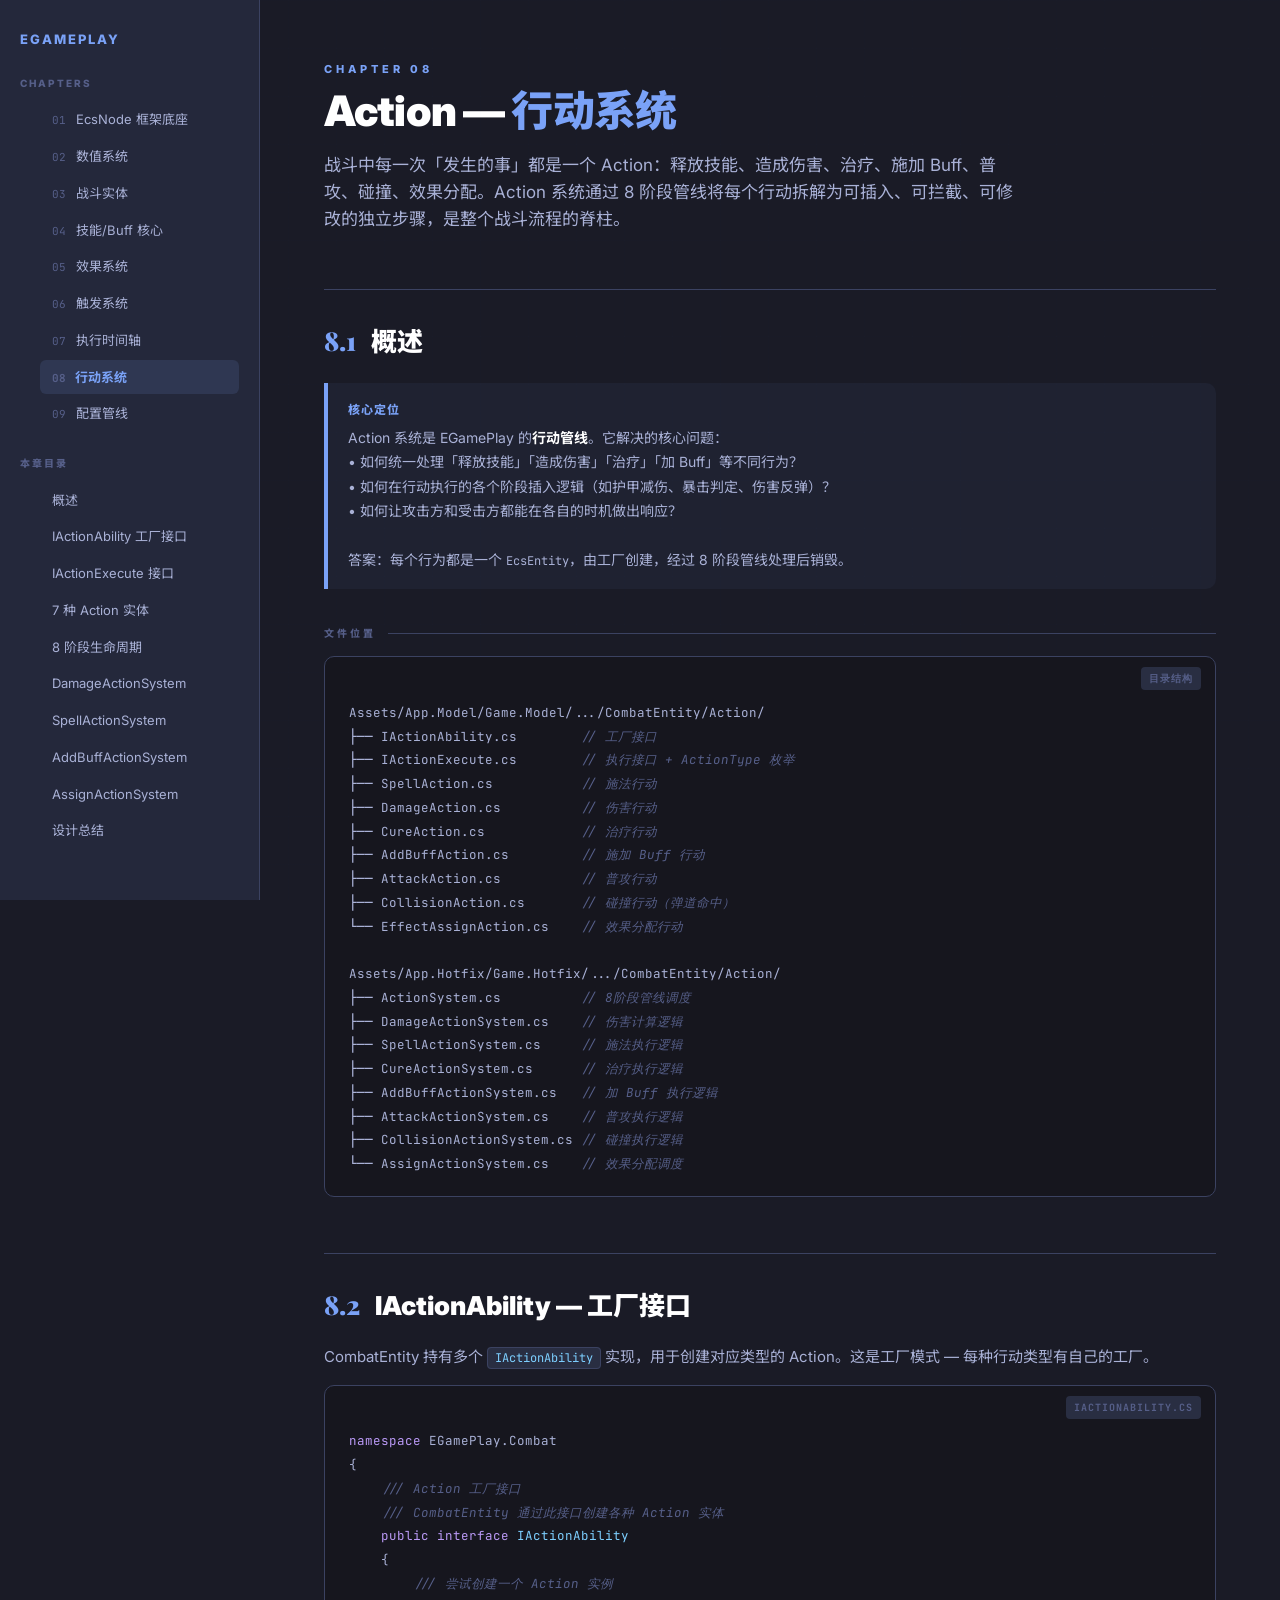
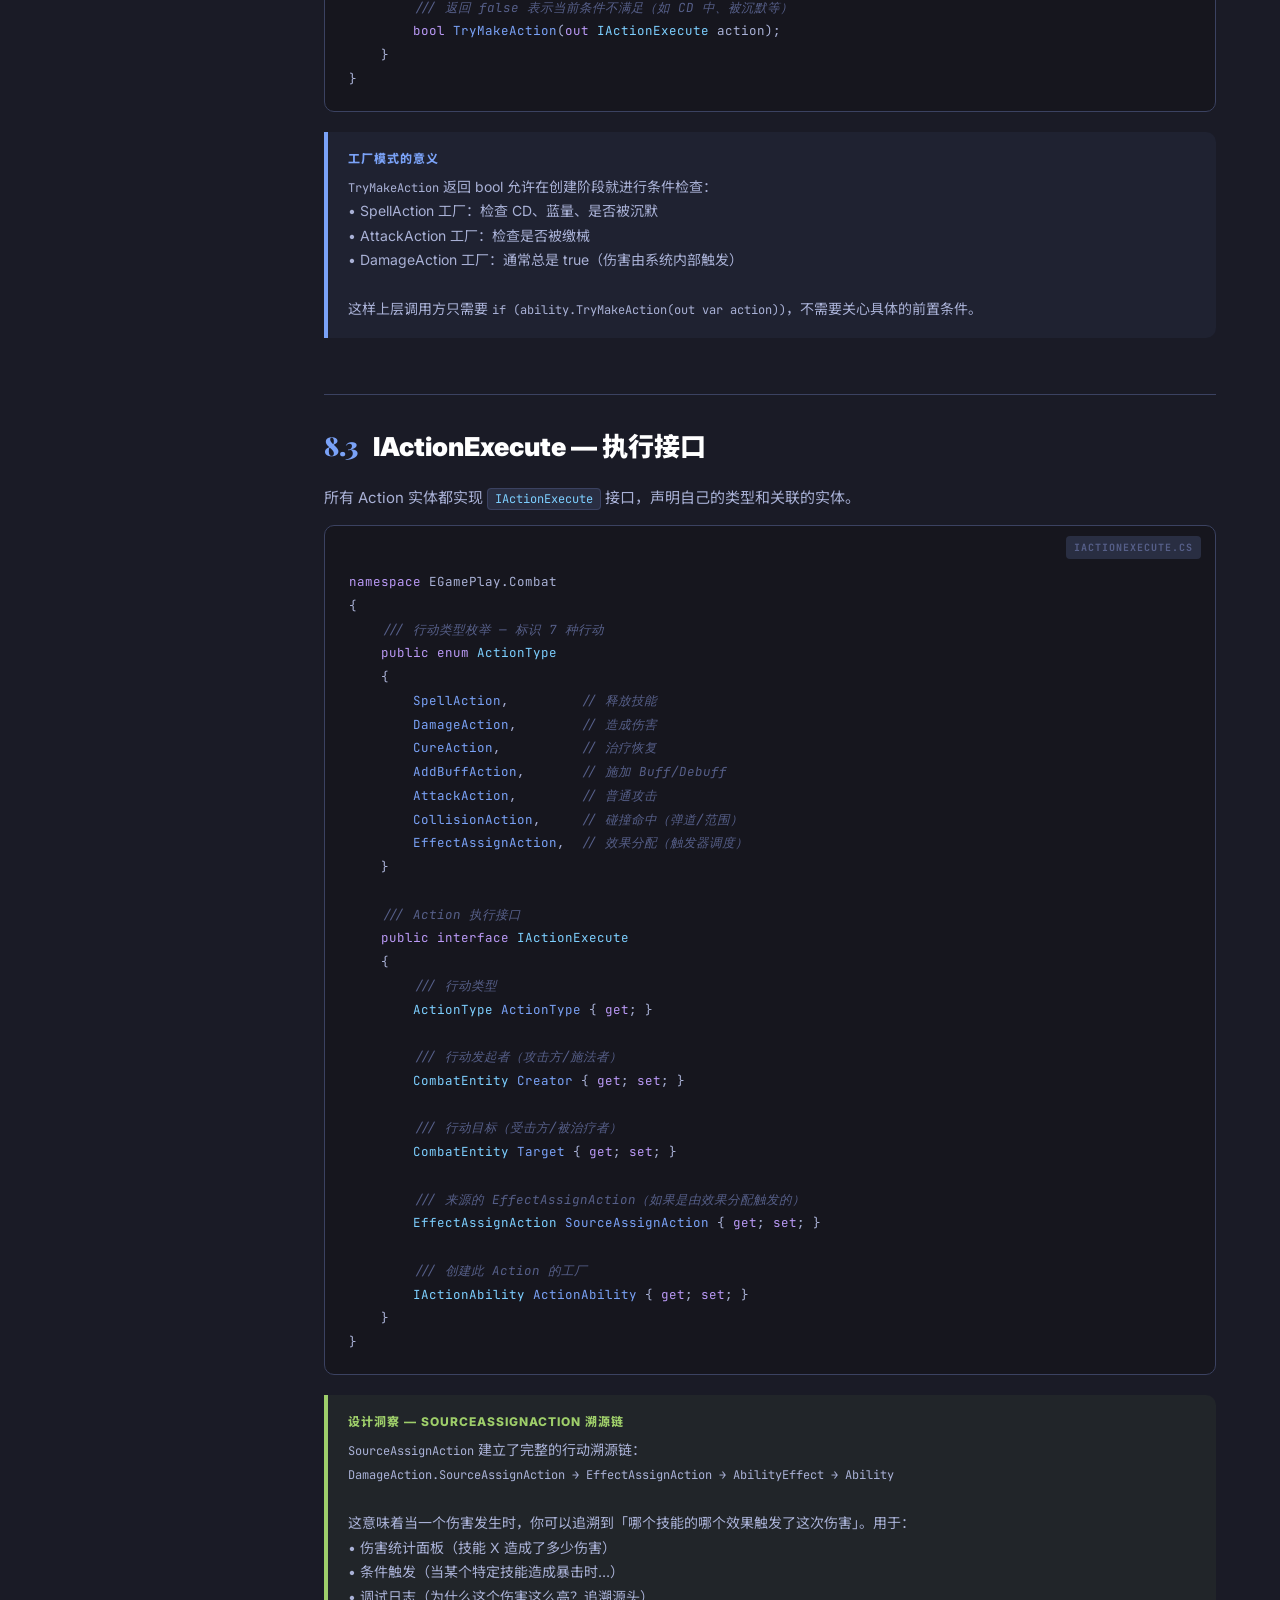
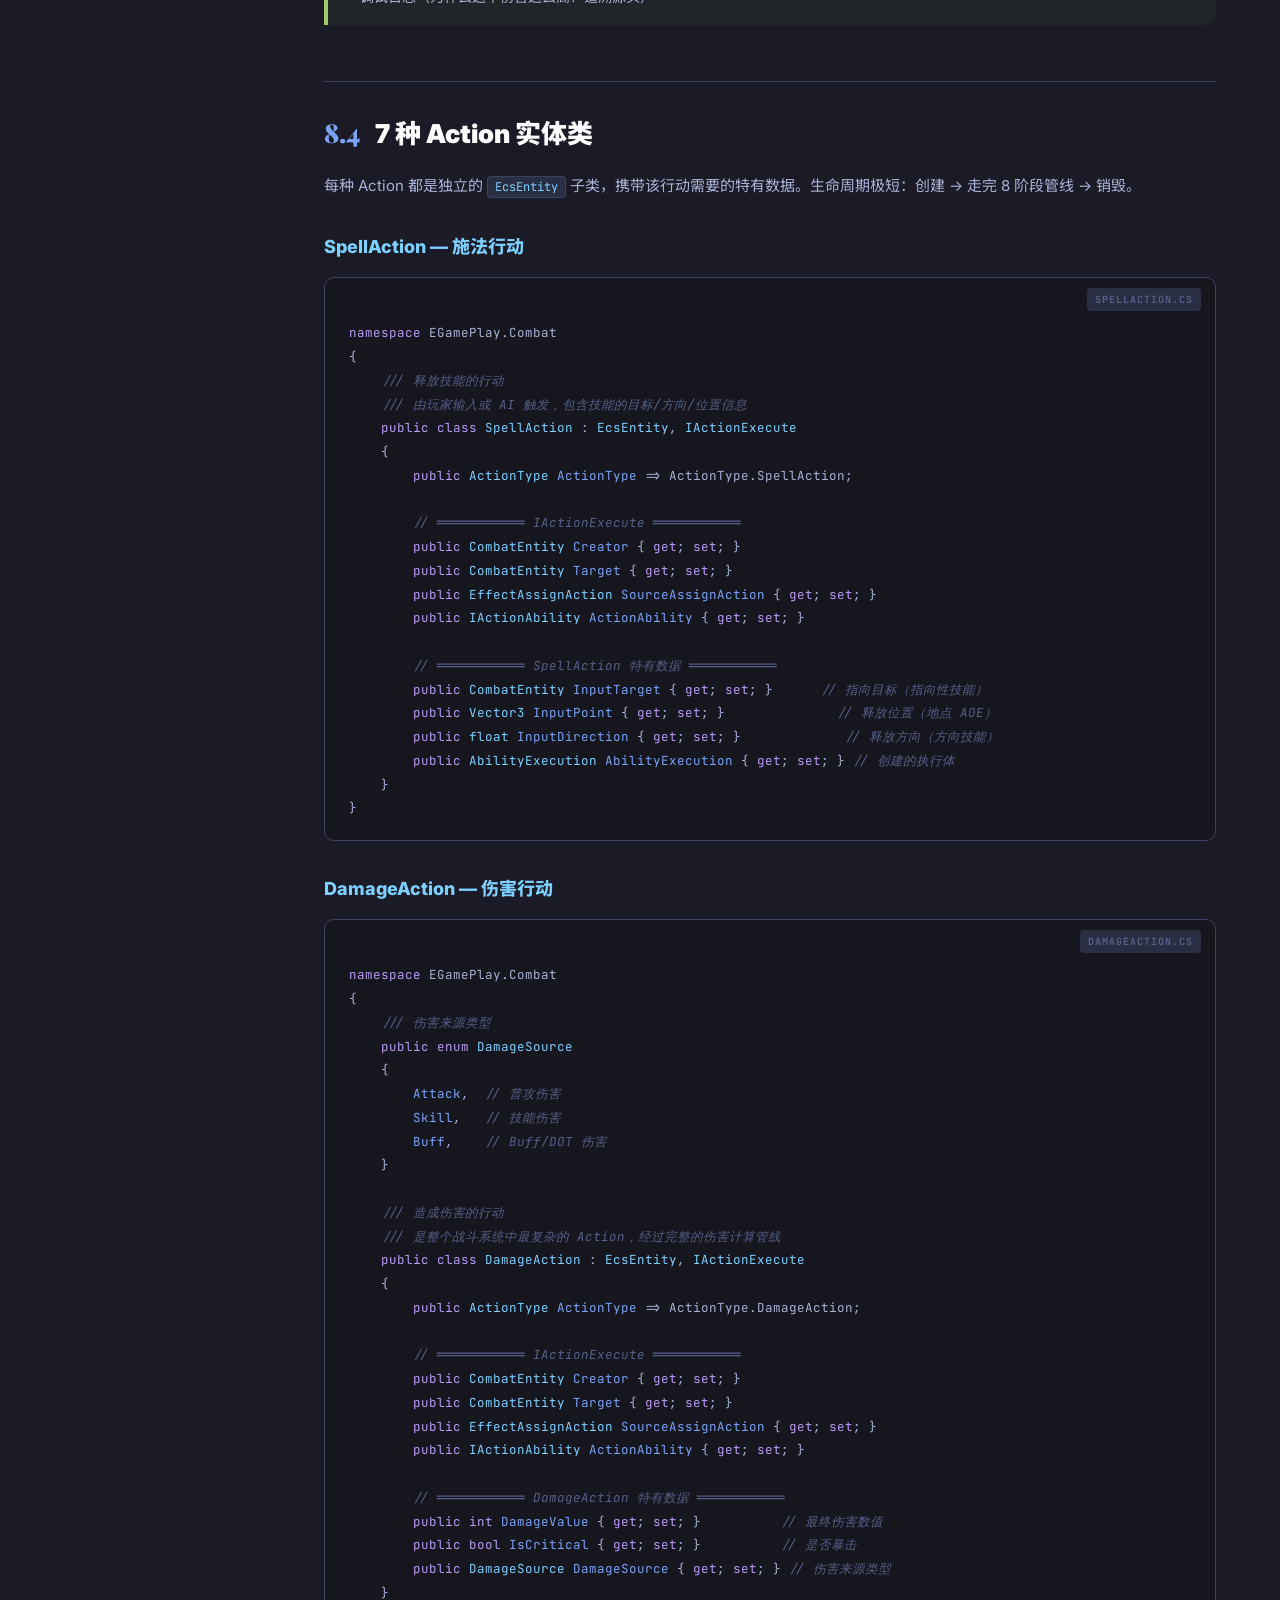
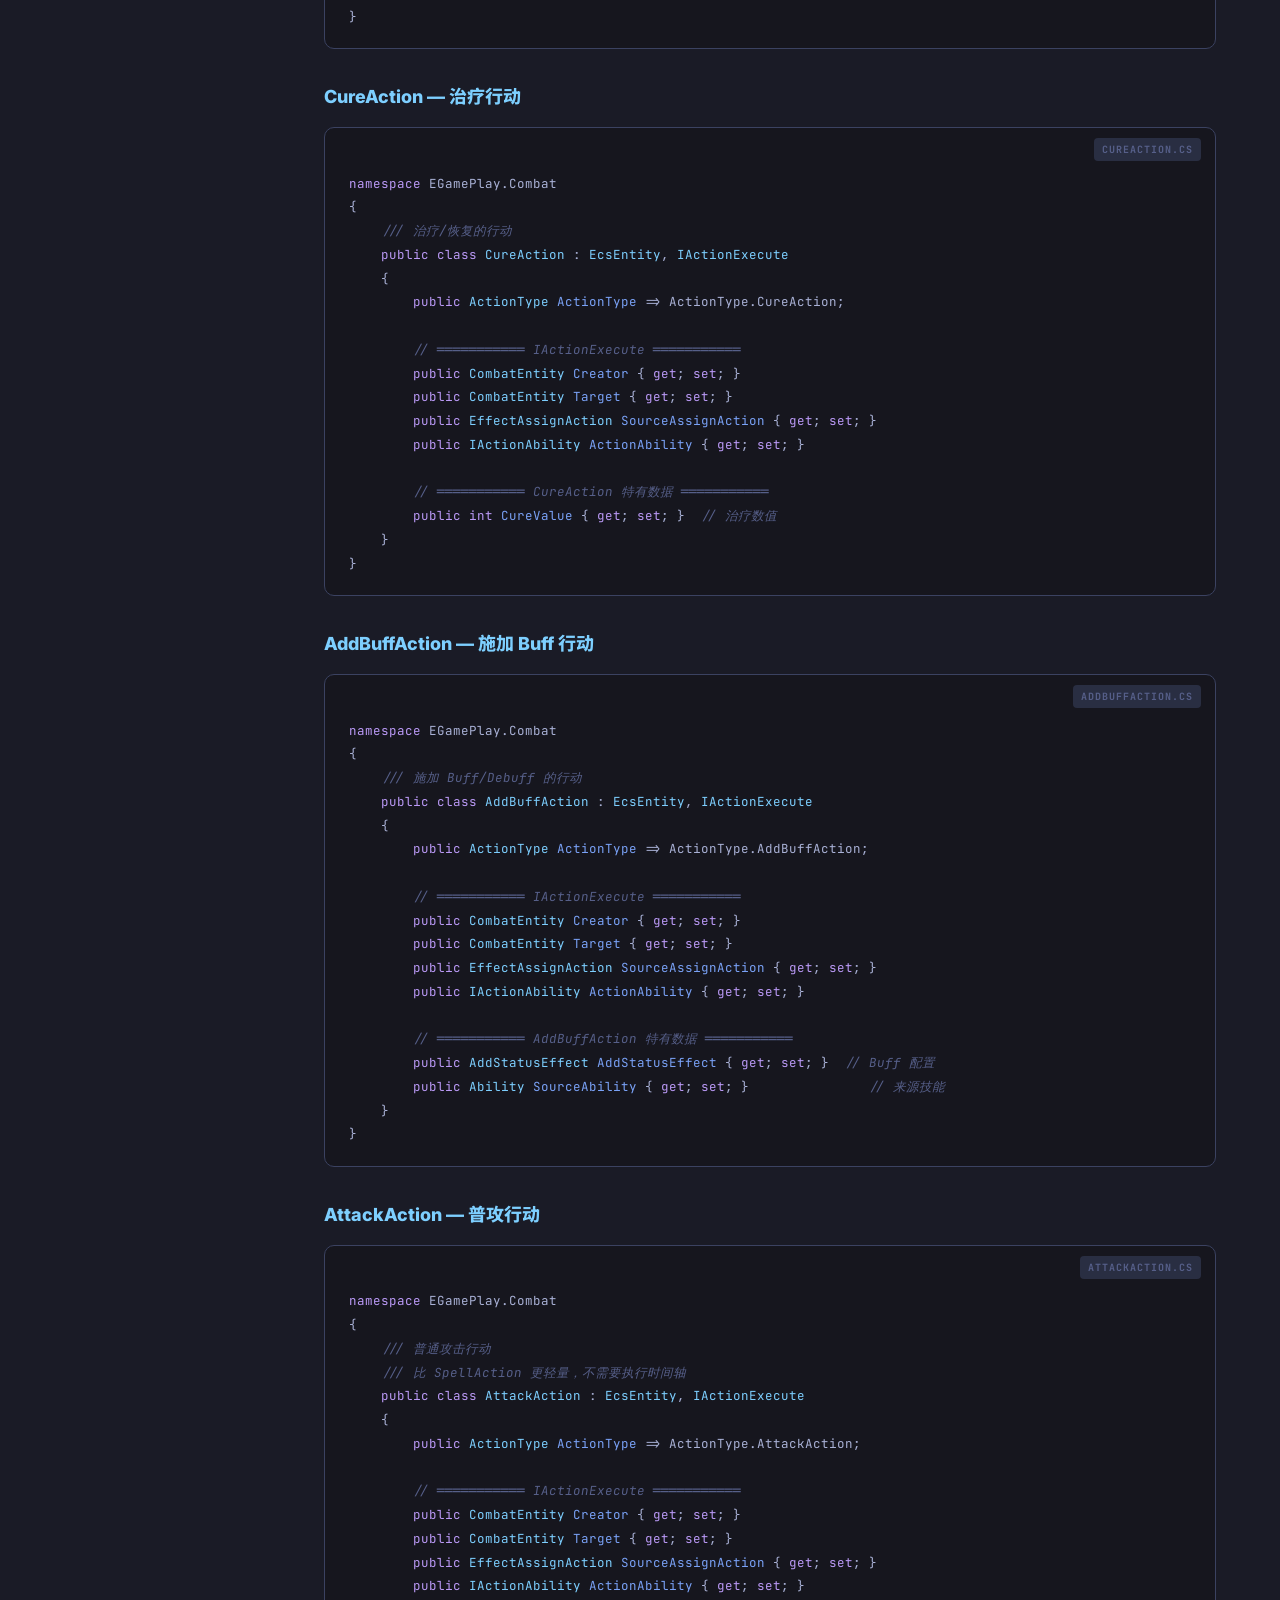
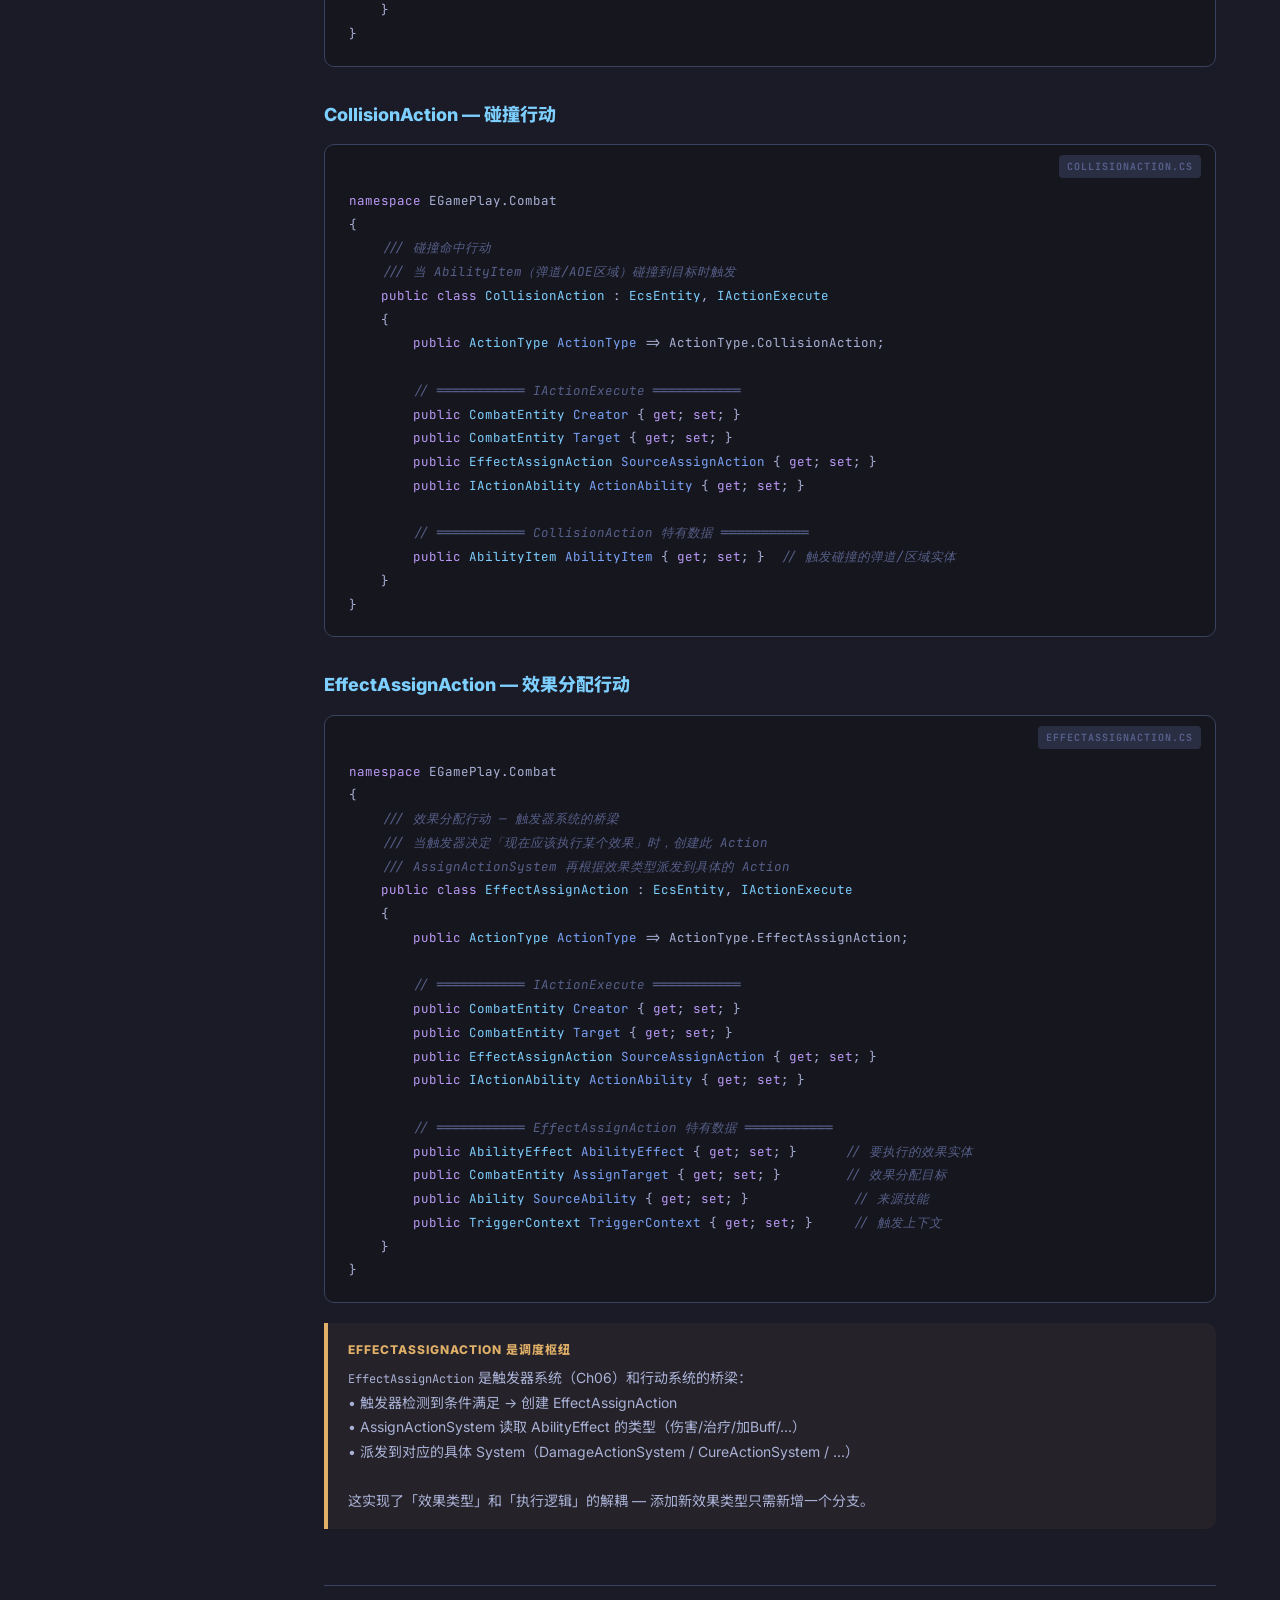
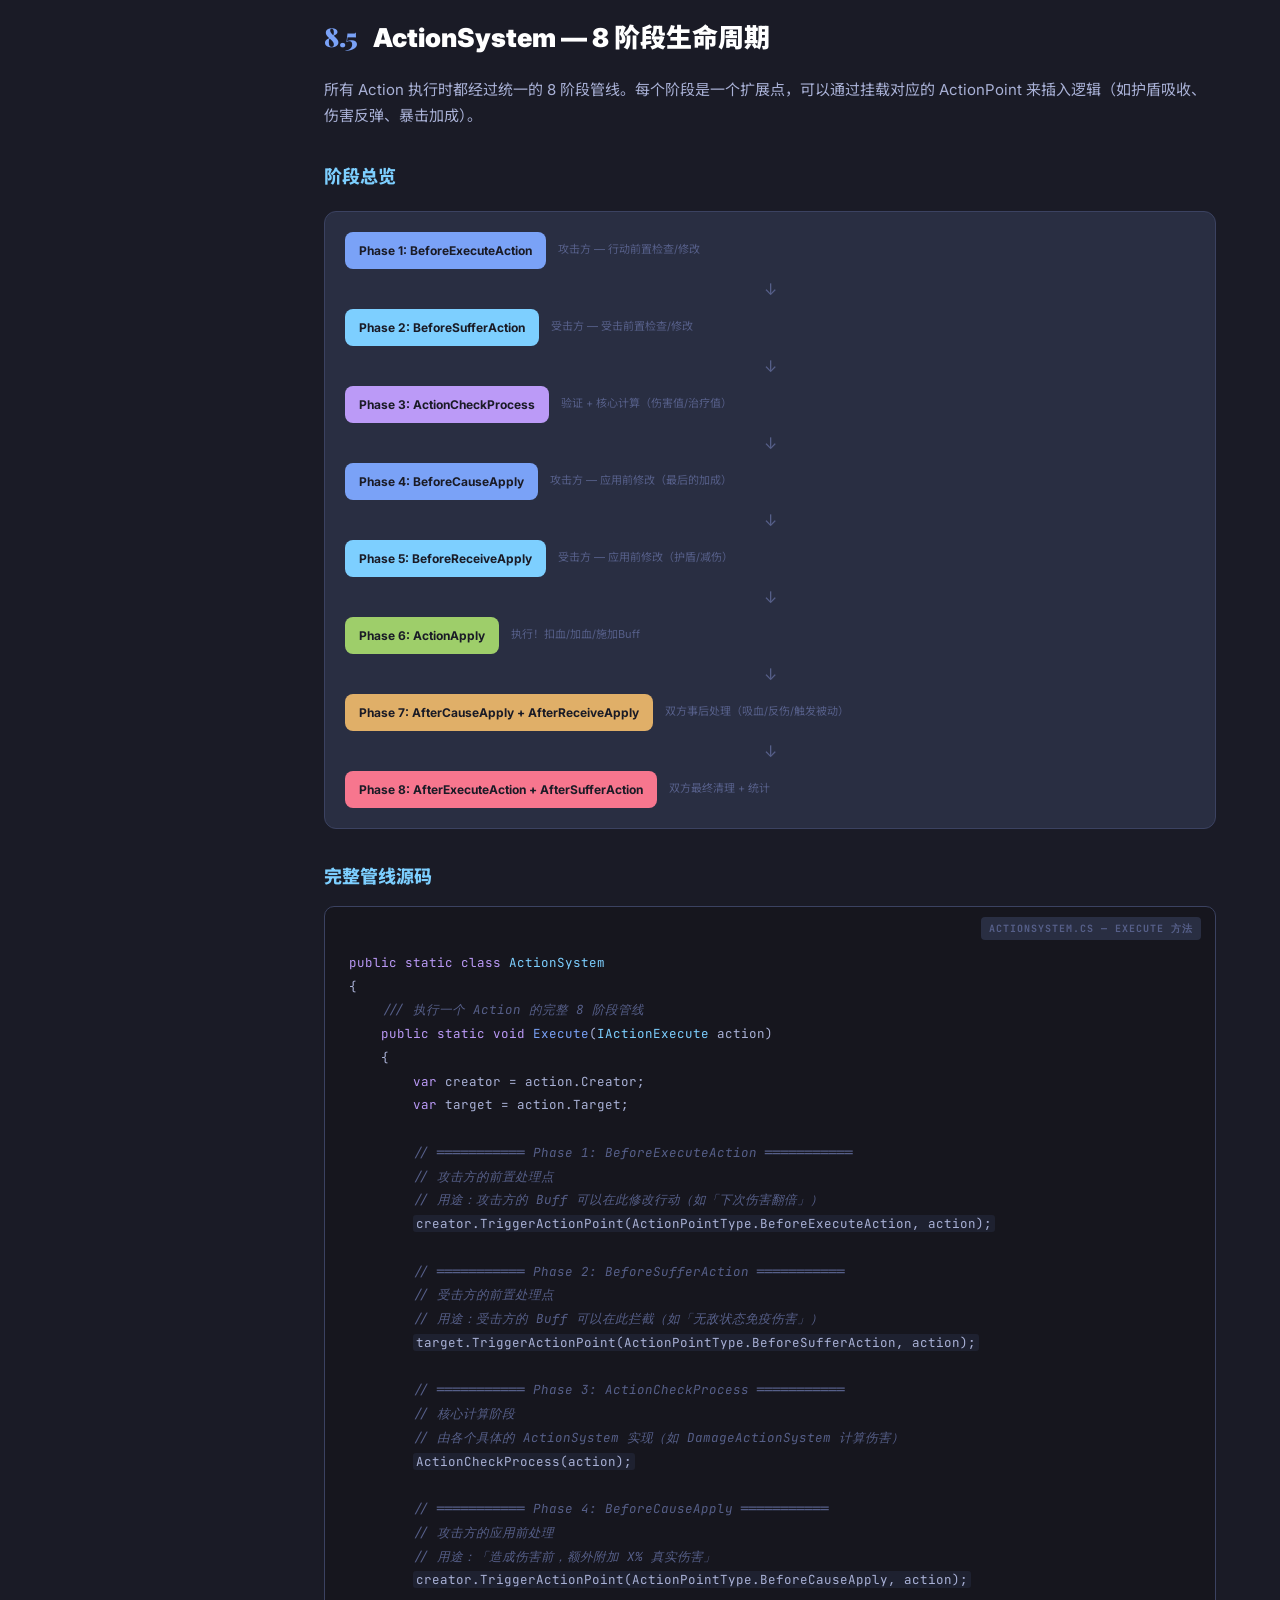
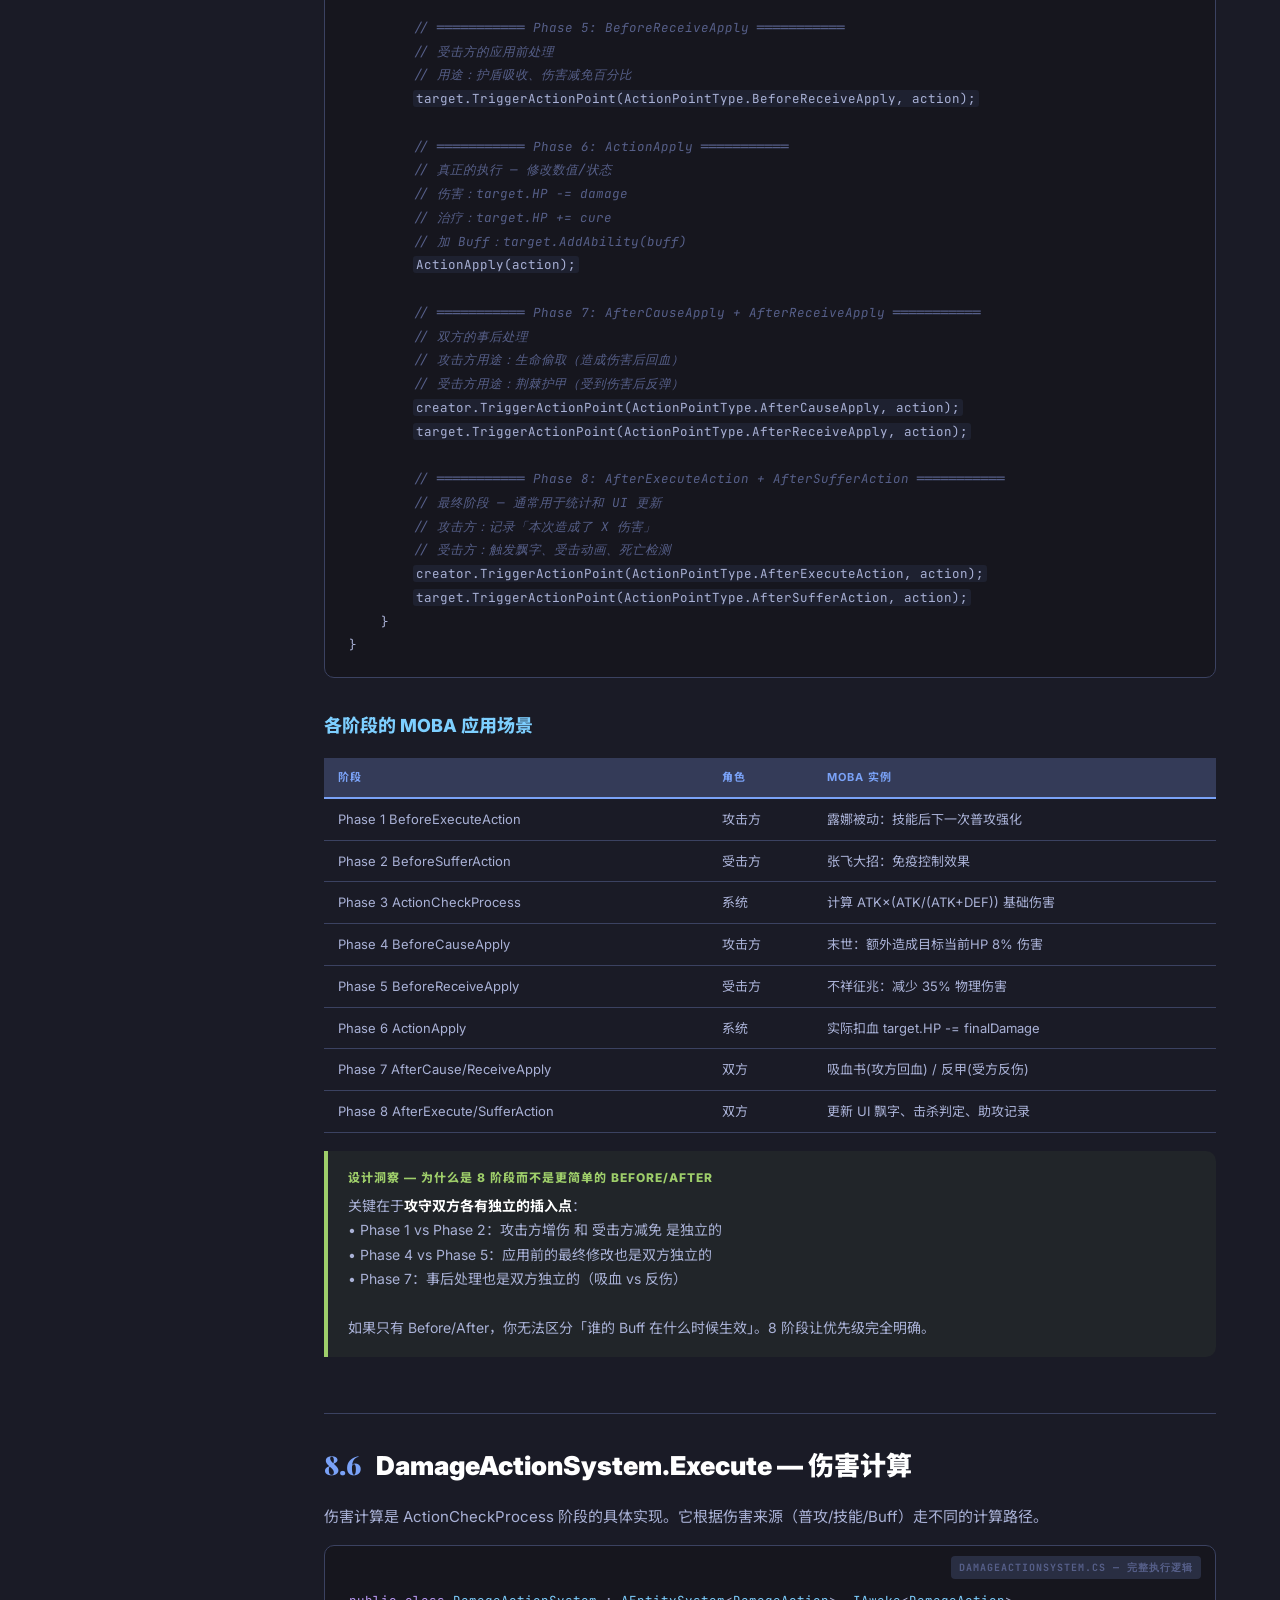
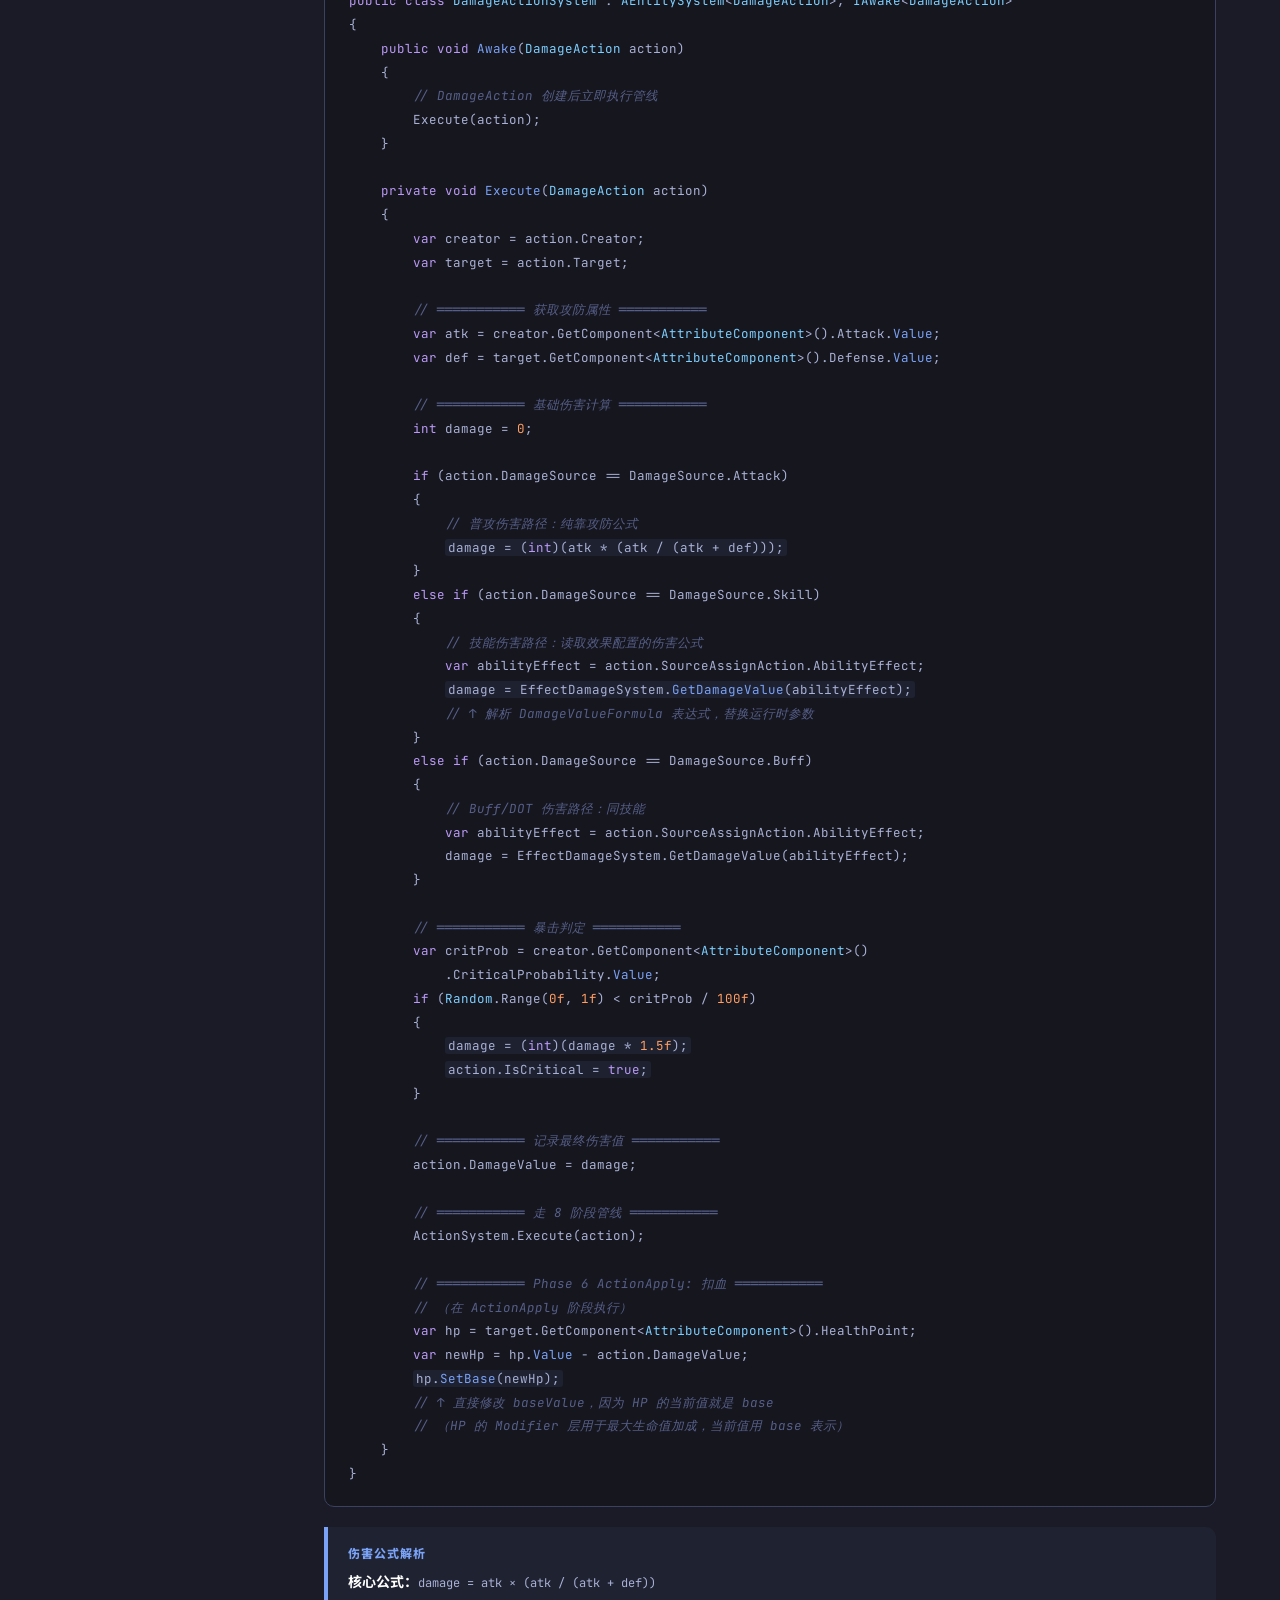
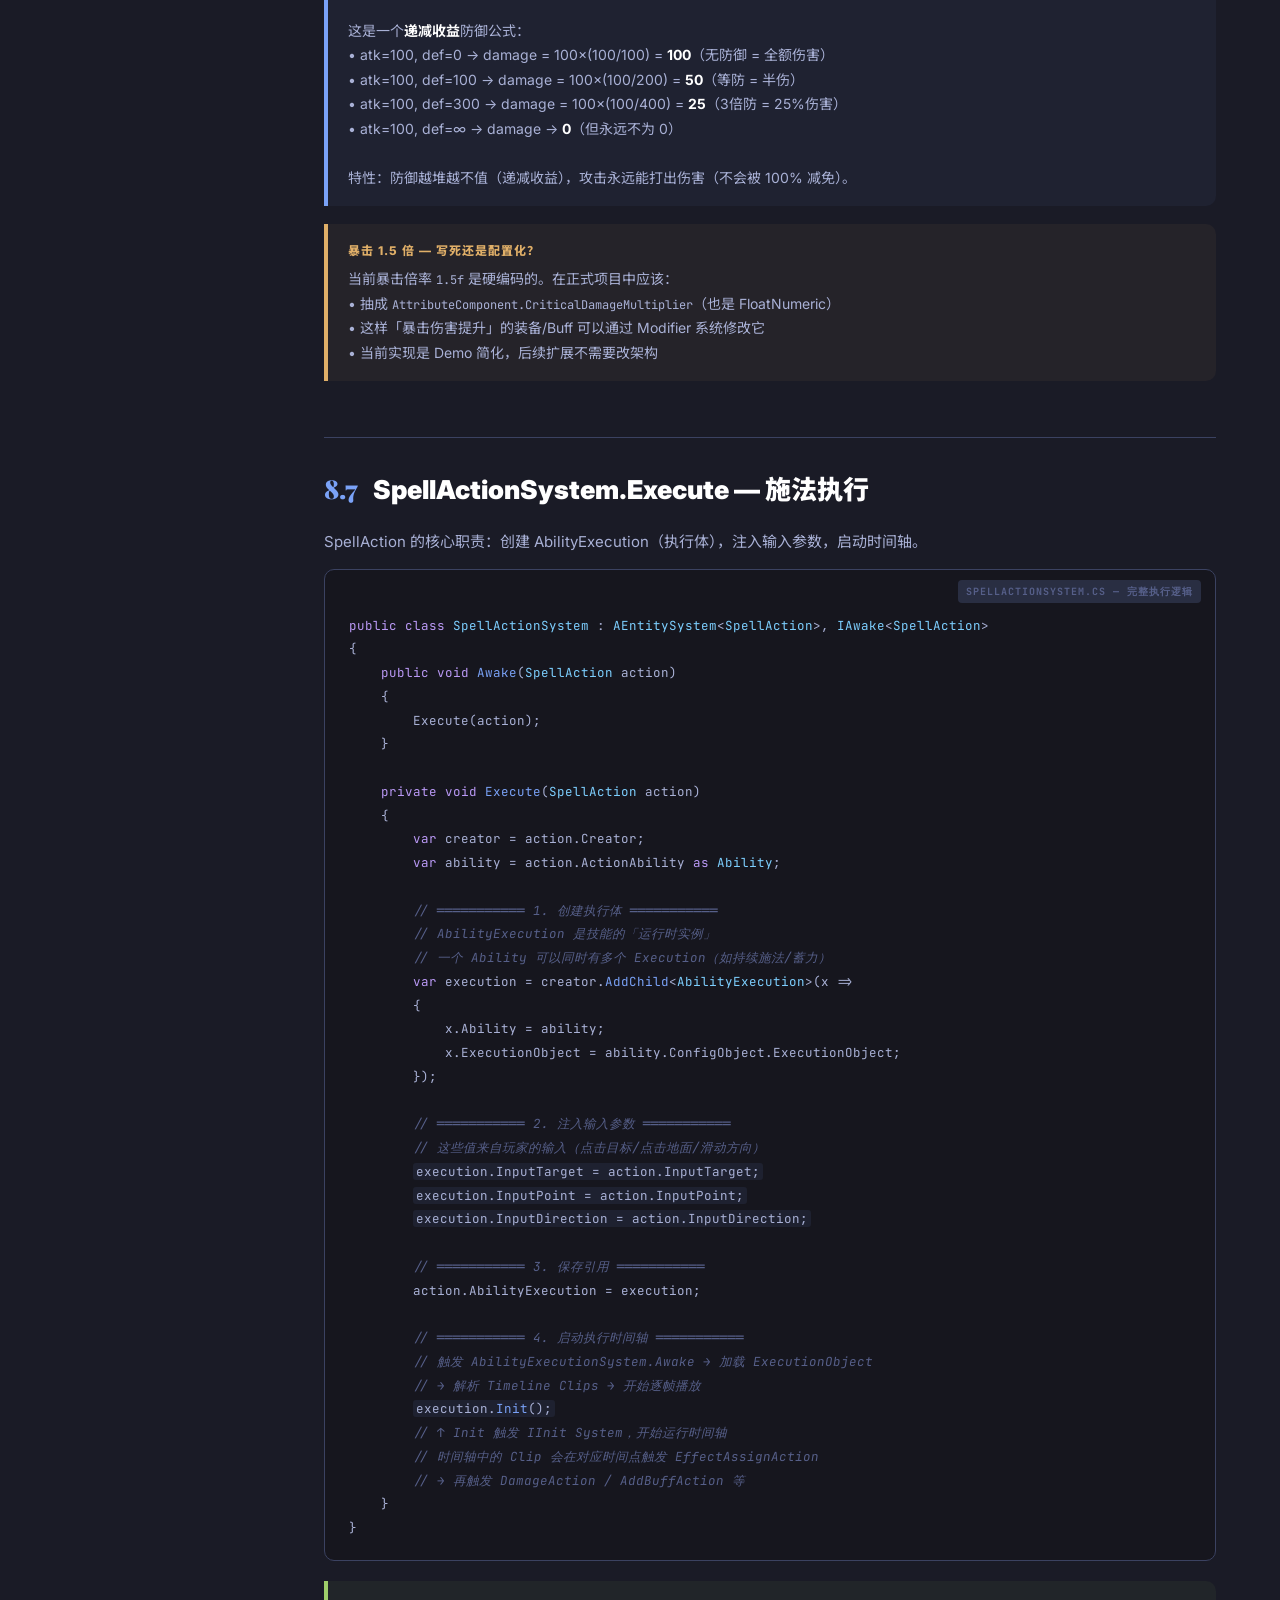
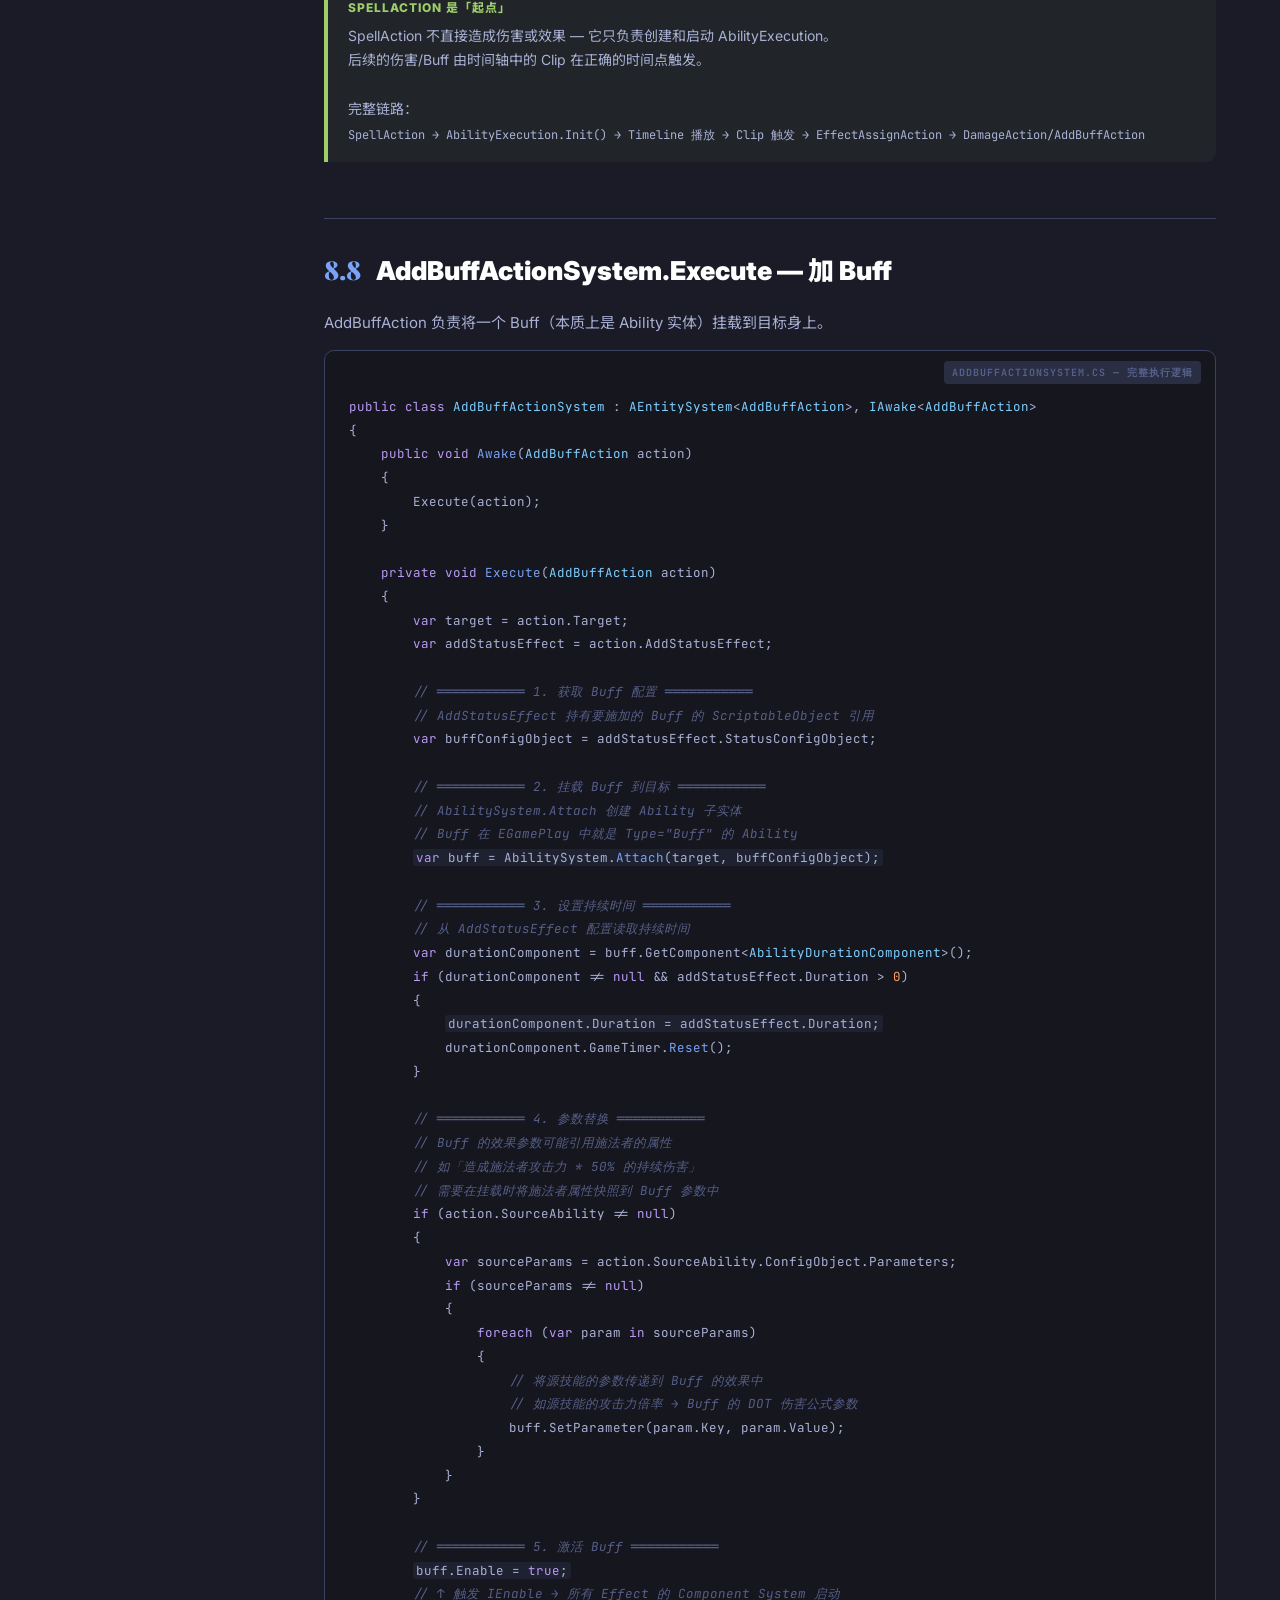
<file: docs/ch08-action.html>
<!DOCTYPE html>
<html lang="zh-CN">
<head>
<meta charset="UTF-8">
<meta name="viewport" content="width=device-width, initial-scale=1">
<title>Ch08 — Action 行动系统 | EGamePlay</title>
<link href="https://fonts.googleapis.com/css2?family=Inter:wght@400;600;800;900&family=Noto+Sans+SC:wght@400;600;700;900&family=JetBrains+Mono:wght@400;600&family=Playfair+Display:wght@900&display=swap" rel="stylesheet">
<link rel="stylesheet" href="style.css">
</head>
<body>
<div class="grid-bg"></div>
<div class="doc-layout">

<!-- Sidebar -->
<nav class="doc-sidebar">
  <div class="nav-brand"><a href="index.html">EGamePlay</a></div>
  <div class="nav-section">Chapters</div>
  <ul class="nav-list">
    <li><a href="ch01-ecsnode.html"><span class="ch-num">01</span> EcsNode 框架底座</a></li>
    <li><a href="ch02-numeric.html"><span class="ch-num">02</span> 数值系统</a></li>
    <li><a href="ch03-combat-entity.html"><span class="ch-num">03</span> 战斗实体</a></li>
    <li><a href="ch04-ability.html"><span class="ch-num">04</span> 技能/Buff 核心</a></li>
    <li><a href="ch05-effect.html"><span class="ch-num">05</span> 效果系统</a></li>
    <li><a href="ch06-trigger.html"><span class="ch-num">06</span> 触发系统</a></li>
    <li><a href="ch07-execution.html"><span class="ch-num">07</span> 执行时间轴</a></li>
    <li><a class="active" href="ch08-action.html"><span class="ch-num">08</span> 行动系统</a></li>
    <li><a href="ch09-config.html"><span class="ch-num">09</span> 配置管线</a></li>
  </ul>
  <div class="nav-section" style="margin-top:24px">本章目录</div>
  <ul class="nav-list">
    <li><a href="#overview">概述</a></li>
    <li><a href="#iaction-ability">IActionAbility 工厂接口</a></li>
    <li><a href="#iaction-execute">IActionExecute 接口</a></li>
    <li><a href="#action-entities">7 种 Action 实体</a></li>
    <li><a href="#lifecycle">8 阶段生命周期</a></li>
    <li><a href="#damage-system">DamageActionSystem</a></li>
    <li><a href="#spell-system">SpellActionSystem</a></li>
    <li><a href="#addbuff-system">AddBuffActionSystem</a></li>
    <li><a href="#assign-system">AssignActionSystem</a></li>
    <li><a href="#summary">设计总结</a></li>
  </ul>
</nav>

<!-- Main Content -->
<main class="doc-main">
<div class="ch-header">
  <div class="ch-kicker">Chapter 08</div>
  <h1>Action — <span class="accent">行动系统</span></h1>
  <p class="ch-subtitle">战斗中每一次「发生的事」都是一个 Action：释放技能、造成伤害、治疗、施加 Buff、普攻、碰撞、效果分配。Action 系统通过 8 阶段管线将每个行动拆解为可插入、可拦截、可修改的独立步骤，是整个战斗流程的脊柱。</p>
</div>

<!-- ===== 1. Overview ===== -->
<h2 id="overview"><span class="num">8.1</span> 概述</h2>

<div class="callout">
  <div class="callout-title">核心定位</div>
  Action 系统是 EGamePlay 的<strong>行动管线</strong>。它解决的核心问题：<br>
  • 如何统一处理「释放技能」「造成伤害」「治疗」「加 Buff」等不同行为？<br>
  • 如何在行动执行的各个阶段插入逻辑（如护甲减伤、暴击判定、伤害反弹）？<br>
  • 如何让攻击方和受击方都能在各自的时机做出响应？<br><br>
  答案：每个行为都是一个 <code>EcsEntity</code>，由工厂创建，经过 8 阶段管线处理后销毁。
</div>

<div class="section-label">文件位置</div>
<pre class="code"><span class="file-tag">目录结构</span>
Assets/App.Model/Game.Model/.../CombatEntity/Action/
├── IActionAbility.cs        <span class="cm">// 工厂接口</span>
├── IActionExecute.cs        <span class="cm">// 执行接口 + ActionType 枚举</span>
├── SpellAction.cs           <span class="cm">// 施法行动</span>
├── DamageAction.cs          <span class="cm">// 伤害行动</span>
├── CureAction.cs            <span class="cm">// 治疗行动</span>
├── AddBuffAction.cs         <span class="cm">// 施加 Buff 行动</span>
├── AttackAction.cs          <span class="cm">// 普攻行动</span>
├── CollisionAction.cs       <span class="cm">// 碰撞行动（弹道命中）</span>
└── EffectAssignAction.cs    <span class="cm">// 效果分配行动</span>

Assets/App.Hotfix/Game.Hotfix/.../CombatEntity/Action/
├── ActionSystem.cs          <span class="cm">// 8阶段管线调度</span>
├── DamageActionSystem.cs    <span class="cm">// 伤害计算逻辑</span>
├── SpellActionSystem.cs     <span class="cm">// 施法执行逻辑</span>
├── CureActionSystem.cs      <span class="cm">// 治疗执行逻辑</span>
├── AddBuffActionSystem.cs   <span class="cm">// 加 Buff 执行逻辑</span>
├── AttackActionSystem.cs    <span class="cm">// 普攻执行逻辑</span>
├── CollisionActionSystem.cs <span class="cm">// 碰撞执行逻辑</span>
└── AssignActionSystem.cs    <span class="cm">// 效果分配调度</span>
</pre>

<!-- ===== 2. IActionAbility ===== -->
<h2 id="iaction-ability"><span class="num">8.2</span> IActionAbility — 工厂接口</h2>

<p>CombatEntity 持有多个 <code>IActionAbility</code> 实现，用于创建对应类型的 Action。这是工厂模式 — 每种行动类型有自己的工厂。</p>

<pre class="code"><span class="file-tag">IActionAbility.cs</span>
<span class="kw">namespace</span> EGamePlay.Combat
{
    <span class="cm">/// Action 工厂接口</span>
    <span class="cm">/// CombatEntity 通过此接口创建各种 Action 实体</span>
    <span class="kw">public interface</span> <span class="tp">IActionAbility</span>
    {
        <span class="cm">/// 尝试创建一个 Action 实例</span>
        <span class="cm">/// 返回 false 表示当前条件不满足（如 CD 中、被沉默等）</span>
        <span class="kw">bool</span> <span class="fn">TryMakeAction</span>(<span class="kw">out</span> <span class="tp">IActionExecute</span> action);
    }
}
</pre>

<div class="callout">
  <div class="callout-title">工厂模式的意义</div>
  <code>TryMakeAction</code> 返回 bool 允许在创建阶段就进行条件检查：<br>
  • SpellAction 工厂：检查 CD、蓝量、是否被沉默<br>
  • AttackAction 工厂：检查是否被缴械<br>
  • DamageAction 工厂：通常总是 true（伤害由系统内部触发）<br><br>
  这样上层调用方只需要 <code>if (ability.TryMakeAction(out var action))</code>，不需要关心具体的前置条件。
</div>

<!-- ===== 3. IActionExecute ===== -->
<h2 id="iaction-execute"><span class="num">8.3</span> IActionExecute — 执行接口</h2>

<p>所有 Action 实体都实现 <code>IActionExecute</code> 接口，声明自己的类型和关联的实体。</p>

<pre class="code"><span class="file-tag">IActionExecute.cs</span>
<span class="kw">namespace</span> EGamePlay.Combat
{
    <span class="cm">/// 行动类型枚举 — 标识 7 种行动</span>
    <span class="kw">public enum</span> <span class="tp">ActionType</span>
    {
        <span class="fn">SpellAction</span>,         <span class="cm">// 释放技能</span>
        <span class="fn">DamageAction</span>,        <span class="cm">// 造成伤害</span>
        <span class="fn">CureAction</span>,          <span class="cm">// 治疗恢复</span>
        <span class="fn">AddBuffAction</span>,       <span class="cm">// 施加 Buff/Debuff</span>
        <span class="fn">AttackAction</span>,        <span class="cm">// 普通攻击</span>
        <span class="fn">CollisionAction</span>,     <span class="cm">// 碰撞命中（弹道/范围）</span>
        <span class="fn">EffectAssignAction</span>,  <span class="cm">// 效果分配（触发器调度）</span>
    }

    <span class="cm">/// Action 执行接口</span>
    <span class="kw">public interface</span> <span class="tp">IActionExecute</span>
    {
        <span class="cm">/// 行动类型</span>
        <span class="tp">ActionType</span> <span class="fn">ActionType</span> { <span class="kw">get</span>; }

        <span class="cm">/// 行动发起者（攻击方/施法者）</span>
        <span class="tp">CombatEntity</span> <span class="fn">Creator</span> { <span class="kw">get</span>; <span class="kw">set</span>; }

        <span class="cm">/// 行动目标（受击方/被治疗者）</span>
        <span class="tp">CombatEntity</span> <span class="fn">Target</span> { <span class="kw">get</span>; <span class="kw">set</span>; }

        <span class="cm">/// 来源的 EffectAssignAction（如果是由效果分配触发的）</span>
        <span class="tp">EffectAssignAction</span> <span class="fn">SourceAssignAction</span> { <span class="kw">get</span>; <span class="kw">set</span>; }

        <span class="cm">/// 创建此 Action 的工厂</span>
        <span class="tp">IActionAbility</span> <span class="fn">ActionAbility</span> { <span class="kw">get</span>; <span class="kw">set</span>; }
    }
}
</pre>

<div class="callout good">
  <div class="callout-title">设计洞察 — SourceAssignAction 溯源链</div>
  <code>SourceAssignAction</code> 建立了完整的行动溯源链：<br>
  <code>DamageAction.SourceAssignAction → EffectAssignAction → AbilityEffect → Ability</code><br><br>
  这意味着当一个伤害发生时，你可以追溯到「哪个技能的哪个效果触发了这次伤害」。用于：<br>
  • 伤害统计面板（技能 X 造成了多少伤害）<br>
  • 条件触发（当某个特定技能造成暴击时…）<br>
  • 调试日志（为什么这个伤害这么高？追溯源头）
</div>

<!-- ===== 4. Action Entities ===== -->
<h2 id="action-entities"><span class="num">8.4</span> 7 种 Action 实体类</h2>

<p>每种 Action 都是独立的 <code>EcsEntity</code> 子类，携带该行动需要的特有数据。生命周期极短：创建 → 走完 8 阶段管线 → 销毁。</p>

<h3>SpellAction — 施法行动</h3>
<pre class="code"><span class="file-tag">SpellAction.cs</span>
<span class="kw">namespace</span> EGamePlay.Combat
{
    <span class="cm">/// 释放技能的行动</span>
    <span class="cm">/// 由玩家输入或 AI 触发，包含技能的目标/方向/位置信息</span>
    <span class="kw">public class</span> <span class="tp">SpellAction</span> : <span class="tp">EcsEntity</span>, <span class="tp">IActionExecute</span>
    {
        <span class="kw">public</span> <span class="tp">ActionType</span> <span class="fn">ActionType</span> => ActionType.SpellAction;

        <span class="cm">// ═══════════ IActionExecute ═══════════</span>
        <span class="kw">public</span> <span class="tp">CombatEntity</span> <span class="fn">Creator</span> { <span class="kw">get</span>; <span class="kw">set</span>; }
        <span class="kw">public</span> <span class="tp">CombatEntity</span> <span class="fn">Target</span> { <span class="kw">get</span>; <span class="kw">set</span>; }
        <span class="kw">public</span> <span class="tp">EffectAssignAction</span> <span class="fn">SourceAssignAction</span> { <span class="kw">get</span>; <span class="kw">set</span>; }
        <span class="kw">public</span> <span class="tp">IActionAbility</span> <span class="fn">ActionAbility</span> { <span class="kw">get</span>; <span class="kw">set</span>; }

        <span class="cm">// ═══════════ SpellAction 特有数据 ═══════════</span>
        <span class="kw">public</span> <span class="tp">CombatEntity</span> <span class="fn">InputTarget</span> { <span class="kw">get</span>; <span class="kw">set</span>; }      <span class="cm">// 指向目标（指向性技能）</span>
        <span class="kw">public</span> <span class="tp">Vector3</span> <span class="fn">InputPoint</span> { <span class="kw">get</span>; <span class="kw">set</span>; }              <span class="cm">// 释放位置（地点 AOE）</span>
        <span class="kw">public</span> <span class="tp">float</span> <span class="fn">InputDirection</span> { <span class="kw">get</span>; <span class="kw">set</span>; }             <span class="cm">// 释放方向（方向技能）</span>
        <span class="kw">public</span> <span class="tp">AbilityExecution</span> <span class="fn">AbilityExecution</span> { <span class="kw">get</span>; <span class="kw">set</span>; } <span class="cm">// 创建的执行体</span>
    }
}
</pre>

<h3>DamageAction — 伤害行动</h3>
<pre class="code"><span class="file-tag">DamageAction.cs</span>
<span class="kw">namespace</span> EGamePlay.Combat
{
    <span class="cm">/// 伤害来源类型</span>
    <span class="kw">public enum</span> <span class="tp">DamageSource</span>
    {
        <span class="fn">Attack</span>,  <span class="cm">// 普攻伤害</span>
        <span class="fn">Skill</span>,   <span class="cm">// 技能伤害</span>
        <span class="fn">Buff</span>,    <span class="cm">// Buff/DOT 伤害</span>
    }

    <span class="cm">/// 造成伤害的行动</span>
    <span class="cm">/// 是整个战斗系统中最复杂的 Action，经过完整的伤害计算管线</span>
    <span class="kw">public class</span> <span class="tp">DamageAction</span> : <span class="tp">EcsEntity</span>, <span class="tp">IActionExecute</span>
    {
        <span class="kw">public</span> <span class="tp">ActionType</span> <span class="fn">ActionType</span> => ActionType.DamageAction;

        <span class="cm">// ═══════════ IActionExecute ═══════════</span>
        <span class="kw">public</span> <span class="tp">CombatEntity</span> <span class="fn">Creator</span> { <span class="kw">get</span>; <span class="kw">set</span>; }
        <span class="kw">public</span> <span class="tp">CombatEntity</span> <span class="fn">Target</span> { <span class="kw">get</span>; <span class="kw">set</span>; }
        <span class="kw">public</span> <span class="tp">EffectAssignAction</span> <span class="fn">SourceAssignAction</span> { <span class="kw">get</span>; <span class="kw">set</span>; }
        <span class="kw">public</span> <span class="tp">IActionAbility</span> <span class="fn">ActionAbility</span> { <span class="kw">get</span>; <span class="kw">set</span>; }

        <span class="cm">// ═══════════ DamageAction 特有数据 ═══════════</span>
        <span class="kw">public int</span> <span class="fn">DamageValue</span> { <span class="kw">get</span>; <span class="kw">set</span>; }          <span class="cm">// 最终伤害数值</span>
        <span class="kw">public bool</span> <span class="fn">IsCritical</span> { <span class="kw">get</span>; <span class="kw">set</span>; }          <span class="cm">// 是否暴击</span>
        <span class="kw">public</span> <span class="tp">DamageSource</span> <span class="fn">DamageSource</span> { <span class="kw">get</span>; <span class="kw">set</span>; } <span class="cm">// 伤害来源类型</span>
    }
}
</pre>

<h3>CureAction — 治疗行动</h3>
<pre class="code"><span class="file-tag">CureAction.cs</span>
<span class="kw">namespace</span> EGamePlay.Combat
{
    <span class="cm">/// 治疗/恢复的行动</span>
    <span class="kw">public class</span> <span class="tp">CureAction</span> : <span class="tp">EcsEntity</span>, <span class="tp">IActionExecute</span>
    {
        <span class="kw">public</span> <span class="tp">ActionType</span> <span class="fn">ActionType</span> => ActionType.CureAction;

        <span class="cm">// ═══════════ IActionExecute ═══════════</span>
        <span class="kw">public</span> <span class="tp">CombatEntity</span> <span class="fn">Creator</span> { <span class="kw">get</span>; <span class="kw">set</span>; }
        <span class="kw">public</span> <span class="tp">CombatEntity</span> <span class="fn">Target</span> { <span class="kw">get</span>; <span class="kw">set</span>; }
        <span class="kw">public</span> <span class="tp">EffectAssignAction</span> <span class="fn">SourceAssignAction</span> { <span class="kw">get</span>; <span class="kw">set</span>; }
        <span class="kw">public</span> <span class="tp">IActionAbility</span> <span class="fn">ActionAbility</span> { <span class="kw">get</span>; <span class="kw">set</span>; }

        <span class="cm">// ═══════════ CureAction 特有数据 ═══════════</span>
        <span class="kw">public int</span> <span class="fn">CureValue</span> { <span class="kw">get</span>; <span class="kw">set</span>; }  <span class="cm">// 治疗数值</span>
    }
}
</pre>

<h3>AddBuffAction — 施加 Buff 行动</h3>
<pre class="code"><span class="file-tag">AddBuffAction.cs</span>
<span class="kw">namespace</span> EGamePlay.Combat
{
    <span class="cm">/// 施加 Buff/Debuff 的行动</span>
    <span class="kw">public class</span> <span class="tp">AddBuffAction</span> : <span class="tp">EcsEntity</span>, <span class="tp">IActionExecute</span>
    {
        <span class="kw">public</span> <span class="tp">ActionType</span> <span class="fn">ActionType</span> => ActionType.AddBuffAction;

        <span class="cm">// ═══════════ IActionExecute ═══════════</span>
        <span class="kw">public</span> <span class="tp">CombatEntity</span> <span class="fn">Creator</span> { <span class="kw">get</span>; <span class="kw">set</span>; }
        <span class="kw">public</span> <span class="tp">CombatEntity</span> <span class="fn">Target</span> { <span class="kw">get</span>; <span class="kw">set</span>; }
        <span class="kw">public</span> <span class="tp">EffectAssignAction</span> <span class="fn">SourceAssignAction</span> { <span class="kw">get</span>; <span class="kw">set</span>; }
        <span class="kw">public</span> <span class="tp">IActionAbility</span> <span class="fn">ActionAbility</span> { <span class="kw">get</span>; <span class="kw">set</span>; }

        <span class="cm">// ═══════════ AddBuffAction 特有数据 ═══════════</span>
        <span class="kw">public</span> <span class="tp">AddStatusEffect</span> <span class="fn">AddStatusEffect</span> { <span class="kw">get</span>; <span class="kw">set</span>; }  <span class="cm">// Buff 配置</span>
        <span class="kw">public</span> <span class="tp">Ability</span> <span class="fn">SourceAbility</span> { <span class="kw">get</span>; <span class="kw">set</span>; }               <span class="cm">// 来源技能</span>
    }
}
</pre>

<h3>AttackAction — 普攻行动</h3>
<pre class="code"><span class="file-tag">AttackAction.cs</span>
<span class="kw">namespace</span> EGamePlay.Combat
{
    <span class="cm">/// 普通攻击行动</span>
    <span class="cm">/// 比 SpellAction 更轻量，不需要执行时间轴</span>
    <span class="kw">public class</span> <span class="tp">AttackAction</span> : <span class="tp">EcsEntity</span>, <span class="tp">IActionExecute</span>
    {
        <span class="kw">public</span> <span class="tp">ActionType</span> <span class="fn">ActionType</span> => ActionType.AttackAction;

        <span class="cm">// ═══════════ IActionExecute ═══════════</span>
        <span class="kw">public</span> <span class="tp">CombatEntity</span> <span class="fn">Creator</span> { <span class="kw">get</span>; <span class="kw">set</span>; }
        <span class="kw">public</span> <span class="tp">CombatEntity</span> <span class="fn">Target</span> { <span class="kw">get</span>; <span class="kw">set</span>; }
        <span class="kw">public</span> <span class="tp">EffectAssignAction</span> <span class="fn">SourceAssignAction</span> { <span class="kw">get</span>; <span class="kw">set</span>; }
        <span class="kw">public</span> <span class="tp">IActionAbility</span> <span class="fn">ActionAbility</span> { <span class="kw">get</span>; <span class="kw">set</span>; }
    }
}
</pre>

<h3>CollisionAction — 碰撞行动</h3>
<pre class="code"><span class="file-tag">CollisionAction.cs</span>
<span class="kw">namespace</span> EGamePlay.Combat
{
    <span class="cm">/// 碰撞命中行动</span>
    <span class="cm">/// 当 AbilityItem（弹道/AOE区域）碰撞到目标时触发</span>
    <span class="kw">public class</span> <span class="tp">CollisionAction</span> : <span class="tp">EcsEntity</span>, <span class="tp">IActionExecute</span>
    {
        <span class="kw">public</span> <span class="tp">ActionType</span> <span class="fn">ActionType</span> => ActionType.CollisionAction;

        <span class="cm">// ═══════════ IActionExecute ═══════════</span>
        <span class="kw">public</span> <span class="tp">CombatEntity</span> <span class="fn">Creator</span> { <span class="kw">get</span>; <span class="kw">set</span>; }
        <span class="kw">public</span> <span class="tp">CombatEntity</span> <span class="fn">Target</span> { <span class="kw">get</span>; <span class="kw">set</span>; }
        <span class="kw">public</span> <span class="tp">EffectAssignAction</span> <span class="fn">SourceAssignAction</span> { <span class="kw">get</span>; <span class="kw">set</span>; }
        <span class="kw">public</span> <span class="tp">IActionAbility</span> <span class="fn">ActionAbility</span> { <span class="kw">get</span>; <span class="kw">set</span>; }

        <span class="cm">// ═══════════ CollisionAction 特有数据 ═══════════</span>
        <span class="kw">public</span> <span class="tp">AbilityItem</span> <span class="fn">AbilityItem</span> { <span class="kw">get</span>; <span class="kw">set</span>; }  <span class="cm">// 触发碰撞的弹道/区域实体</span>
    }
}
</pre>

<h3>EffectAssignAction — 效果分配行动</h3>
<pre class="code"><span class="file-tag">EffectAssignAction.cs</span>
<span class="kw">namespace</span> EGamePlay.Combat
{
    <span class="cm">/// 效果分配行动 — 触发器系统的桥梁</span>
    <span class="cm">/// 当触发器决定「现在应该执行某个效果」时，创建此 Action</span>
    <span class="cm">/// AssignActionSystem 再根据效果类型派发到具体的 Action</span>
    <span class="kw">public class</span> <span class="tp">EffectAssignAction</span> : <span class="tp">EcsEntity</span>, <span class="tp">IActionExecute</span>
    {
        <span class="kw">public</span> <span class="tp">ActionType</span> <span class="fn">ActionType</span> => ActionType.EffectAssignAction;

        <span class="cm">// ═══════════ IActionExecute ═══════════</span>
        <span class="kw">public</span> <span class="tp">CombatEntity</span> <span class="fn">Creator</span> { <span class="kw">get</span>; <span class="kw">set</span>; }
        <span class="kw">public</span> <span class="tp">CombatEntity</span> <span class="fn">Target</span> { <span class="kw">get</span>; <span class="kw">set</span>; }
        <span class="kw">public</span> <span class="tp">EffectAssignAction</span> <span class="fn">SourceAssignAction</span> { <span class="kw">get</span>; <span class="kw">set</span>; }
        <span class="kw">public</span> <span class="tp">IActionAbility</span> <span class="fn">ActionAbility</span> { <span class="kw">get</span>; <span class="kw">set</span>; }

        <span class="cm">// ═══════════ EffectAssignAction 特有数据 ═══════════</span>
        <span class="kw">public</span> <span class="tp">AbilityEffect</span> <span class="fn">AbilityEffect</span> { <span class="kw">get</span>; <span class="kw">set</span>; }      <span class="cm">// 要执行的效果实体</span>
        <span class="kw">public</span> <span class="tp">CombatEntity</span> <span class="fn">AssignTarget</span> { <span class="kw">get</span>; <span class="kw">set</span>; }        <span class="cm">// 效果分配目标</span>
        <span class="kw">public</span> <span class="tp">Ability</span> <span class="fn">SourceAbility</span> { <span class="kw">get</span>; <span class="kw">set</span>; }             <span class="cm">// 来源技能</span>
        <span class="kw">public</span> <span class="tp">TriggerContext</span> <span class="fn">TriggerContext</span> { <span class="kw">get</span>; <span class="kw">set</span>; }     <span class="cm">// 触发上下文</span>
    }
}
</pre>

<div class="callout warn">
  <div class="callout-title">EffectAssignAction 是调度枢纽</div>
  <code>EffectAssignAction</code> 是触发器系统（Ch06）和行动系统的桥梁：<br>
  • 触发器检测到条件满足 → 创建 EffectAssignAction<br>
  • AssignActionSystem 读取 AbilityEffect 的类型（伤害/治疗/加Buff/...）<br>
  • 派发到对应的具体 System（DamageActionSystem / CureActionSystem / ...）<br><br>
  这实现了「效果类型」和「执行逻辑」的解耦 — 添加新效果类型只需新增一个分支。
</div>

<!-- ===== 5. Lifecycle ===== -->
<h2 id="lifecycle"><span class="num">8.5</span> ActionSystem — 8 阶段生命周期</h2>

<p>所有 Action 执行时都经过统一的 8 阶段管线。每个阶段是一个扩展点，可以通过挂载对应的 ActionPoint 来插入逻辑（如护盾吸收、伤害反弹、暴击加成）。</p>

<h3>阶段总览</h3>
<div class="flow flow-v">
  <div class="flow-row">
    <div class="flow-node blue">Phase 1: BeforeExecuteAction</div>
    <span class="flow-label">攻击方 — 行动前置检查/修改</span>
  </div>
  <div class="flow-arrow-d">↓</div>
  <div class="flow-row">
    <div class="flow-node cyan">Phase 2: BeforeSufferAction</div>
    <span class="flow-label">受击方 — 受击前置检查/修改</span>
  </div>
  <div class="flow-arrow-d">↓</div>
  <div class="flow-row">
    <div class="flow-node purple">Phase 3: ActionCheckProcess</div>
    <span class="flow-label">验证 + 核心计算（伤害值/治疗值）</span>
  </div>
  <div class="flow-arrow-d">↓</div>
  <div class="flow-row">
    <div class="flow-node blue">Phase 4: BeforeCauseApply</div>
    <span class="flow-label">攻击方 — 应用前修改（最后的加成）</span>
  </div>
  <div class="flow-arrow-d">↓</div>
  <div class="flow-row">
    <div class="flow-node cyan">Phase 5: BeforeReceiveApply</div>
    <span class="flow-label">受击方 — 应用前修改（护盾/减伤）</span>
  </div>
  <div class="flow-arrow-d">↓</div>
  <div class="flow-row">
    <div class="flow-node green">Phase 6: ActionApply</div>
    <span class="flow-label">执行！扣血/加血/施加Buff</span>
  </div>
  <div class="flow-arrow-d">↓</div>
  <div class="flow-row">
    <div class="flow-node warn">Phase 7: AfterCauseApply + AfterReceiveApply</div>
    <span class="flow-label">双方事后处理（吸血/反伤/触发被动）</span>
  </div>
  <div class="flow-arrow-d">↓</div>
  <div class="flow-row">
    <div class="flow-node red">Phase 8: AfterExecuteAction + AfterSufferAction</div>
    <span class="flow-label">双方最终清理 + 统计</span>
  </div>
</div>

<h3>完整管线源码</h3>
<pre class="code"><span class="file-tag">ActionSystem.cs — Execute 方法</span>
<span class="kw">public static class</span> <span class="tp">ActionSystem</span>
{
    <span class="cm">/// 执行一个 Action 的完整 8 阶段管线</span>
    <span class="kw">public static void</span> <span class="fn">Execute</span>(<span class="tp">IActionExecute</span> action)
    {
        <span class="kw">var</span> creator = action.Creator;
        <span class="kw">var</span> target = action.Target;

        <span class="cm">// ═══════════ Phase 1: BeforeExecuteAction ═══════════</span>
        <span class="cm">// 攻击方的前置处理点</span>
        <span class="cm">// 用途：攻击方的 Buff 可以在此修改行动（如「下次伤害翻倍」）</span>
        <span class="hl">creator.TriggerActionPoint(ActionPointType.BeforeExecuteAction, action);</span>

        <span class="cm">// ═══════════ Phase 2: BeforeSufferAction ═══════════</span>
        <span class="cm">// 受击方的前置处理点</span>
        <span class="cm">// 用途：受击方的 Buff 可以在此拦截（如「无敌状态免疫伤害」）</span>
        <span class="hl">target.TriggerActionPoint(ActionPointType.BeforeSufferAction, action);</span>

        <span class="cm">// ═══════════ Phase 3: ActionCheckProcess ═══════════</span>
        <span class="cm">// 核心计算阶段</span>
        <span class="cm">// 由各个具体的 ActionSystem 实现（如 DamageActionSystem 计算伤害）</span>
        <span class="hl">ActionCheckProcess(action);</span>

        <span class="cm">// ═══════════ Phase 4: BeforeCauseApply ═══════════</span>
        <span class="cm">// 攻击方的应用前处理</span>
        <span class="cm">// 用途：「造成伤害前，额外附加 X% 真实伤害」</span>
        <span class="hl">creator.TriggerActionPoint(ActionPointType.BeforeCauseApply, action);</span>

        <span class="cm">// ═══════════ Phase 5: BeforeReceiveApply ═══════════</span>
        <span class="cm">// 受击方的应用前处理</span>
        <span class="cm">// 用途：护盾吸收、伤害减免百分比</span>
        <span class="hl">target.TriggerActionPoint(ActionPointType.BeforeReceiveApply, action);</span>

        <span class="cm">// ═══════════ Phase 6: ActionApply ═══════════</span>
        <span class="cm">// 真正的执行 — 修改数值/状态</span>
        <span class="cm">// 伤害：target.HP -= damage</span>
        <span class="cm">// 治疗：target.HP += cure</span>
        <span class="cm">// 加 Buff：target.AddAbility(buff)</span>
        <span class="hl">ActionApply(action);</span>

        <span class="cm">// ═══════════ Phase 7: AfterCauseApply + AfterReceiveApply ═══════════</span>
        <span class="cm">// 双方的事后处理</span>
        <span class="cm">// 攻击方用途：生命偷取（造成伤害后回血）</span>
        <span class="cm">// 受击方用途：荆棘护甲（受到伤害后反弹）</span>
        <span class="hl">creator.TriggerActionPoint(ActionPointType.AfterCauseApply, action);</span>
        <span class="hl">target.TriggerActionPoint(ActionPointType.AfterReceiveApply, action);</span>

        <span class="cm">// ═══════════ Phase 8: AfterExecuteAction + AfterSufferAction ═══════════</span>
        <span class="cm">// 最终阶段 — 通常用于统计和 UI 更新</span>
        <span class="cm">// 攻击方：记录「本次造成了 X 伤害」</span>
        <span class="cm">// 受击方：触发飘字、受击动画、死亡检测</span>
        <span class="hl">creator.TriggerActionPoint(ActionPointType.AfterExecuteAction, action);</span>
        <span class="hl">target.TriggerActionPoint(ActionPointType.AfterSufferAction, action);</span>
    }
}
</pre>

<h3>各阶段的 MOBA 应用场景</h3>
<table class="data">
  <thead><tr><th>阶段</th><th>角色</th><th>MOBA 实例</th></tr></thead>
  <tbody>
    <tr><td>Phase 1 BeforeExecuteAction</td><td>攻击方</td><td>露娜被动：技能后下一次普攻强化</td></tr>
    <tr><td>Phase 2 BeforeSufferAction</td><td>受击方</td><td>张飞大招：免疫控制效果</td></tr>
    <tr><td>Phase 3 ActionCheckProcess</td><td>系统</td><td>计算 ATK×(ATK/(ATK+DEF)) 基础伤害</td></tr>
    <tr><td>Phase 4 BeforeCauseApply</td><td>攻击方</td><td>末世：额外造成目标当前HP 8% 伤害</td></tr>
    <tr><td>Phase 5 BeforeReceiveApply</td><td>受击方</td><td>不祥征兆：减少 35% 物理伤害</td></tr>
    <tr><td>Phase 6 ActionApply</td><td>系统</td><td>实际扣血 target.HP -= finalDamage</td></tr>
    <tr><td>Phase 7 AfterCause/ReceiveApply</td><td>双方</td><td>吸血书(攻方回血) / 反甲(受方反伤)</td></tr>
    <tr><td>Phase 8 AfterExecute/SufferAction</td><td>双方</td><td>更新 UI 飘字、击杀判定、助攻记录</td></tr>
  </tbody>
</table>

<div class="callout good">
  <div class="callout-title">设计洞察 — 为什么是 8 阶段而不是更简单的 Before/After</div>
  关键在于<strong>攻守双方各有独立的插入点</strong>：<br>
  • Phase 1 vs Phase 2：攻击方增伤 和 受击方减免 是独立的<br>
  • Phase 4 vs Phase 5：应用前的最终修改也是双方独立的<br>
  • Phase 7：事后处理也是双方独立的（吸血 vs 反伤）<br><br>
  如果只有 Before/After，你无法区分「谁的 Buff 在什么时候生效」。8 阶段让优先级完全明确。
</div>

<!-- ===== 6. DamageActionSystem ===== -->
<h2 id="damage-system"><span class="num">8.6</span> DamageActionSystem.Execute — 伤害计算</h2>

<p>伤害计算是 ActionCheckProcess 阶段的具体实现。它根据伤害来源（普攻/技能/Buff）走不同的计算路径。</p>

<pre class="code"><span class="file-tag">DamageActionSystem.cs — 完整执行逻辑</span>
<span class="kw">public class</span> <span class="tp">DamageActionSystem</span> : <span class="tp">AEntitySystem</span>&lt;<span class="tp">DamageAction</span>&gt;, <span class="tp">IAwake</span>&lt;<span class="tp">DamageAction</span>&gt;
{
    <span class="kw">public void</span> <span class="fn">Awake</span>(<span class="tp">DamageAction</span> action)
    {
        <span class="cm">// DamageAction 创建后立即执行管线</span>
        Execute(action);
    }

    <span class="kw">private void</span> <span class="fn">Execute</span>(<span class="tp">DamageAction</span> action)
    {
        <span class="kw">var</span> creator = action.Creator;
        <span class="kw">var</span> target = action.Target;

        <span class="cm">// ═══════════ 获取攻防属性 ═══════════</span>
        <span class="kw">var</span> atk = creator.GetComponent&lt;<span class="tp">AttributeComponent</span>&gt;().Attack.<span class="fn">Value</span>;
        <span class="kw">var</span> def = target.GetComponent&lt;<span class="tp">AttributeComponent</span>&gt;().Defense.<span class="fn">Value</span>;

        <span class="cm">// ═══════════ 基础伤害计算 ═══════════</span>
        <span class="kw">int</span> damage = <span class="nm">0</span>;

        <span class="kw">if</span> (action.DamageSource == DamageSource.Attack)
        {
            <span class="cm">// 普攻伤害路径：纯靠攻防公式</span>
            <span class="hl">damage = (<span class="kw">int</span>)(atk * (atk / (atk + def)));</span>
        }
        <span class="kw">else if</span> (action.DamageSource == DamageSource.Skill)
        {
            <span class="cm">// 技能伤害路径：读取效果配置的伤害公式</span>
            <span class="kw">var</span> abilityEffect = action.SourceAssignAction.AbilityEffect;
            <span class="hl">damage = EffectDamageSystem.<span class="fn">GetDamageValue</span>(abilityEffect);</span>
            <span class="cm">// ↑ 解析 DamageValueFormula 表达式，替换运行时参数</span>
        }
        <span class="kw">else if</span> (action.DamageSource == DamageSource.Buff)
        {
            <span class="cm">// Buff/DOT 伤害路径：同技能</span>
            <span class="kw">var</span> abilityEffect = action.SourceAssignAction.AbilityEffect;
            damage = EffectDamageSystem.GetDamageValue(abilityEffect);
        }

        <span class="cm">// ═══════════ 暴击判定 ═══════════</span>
        <span class="kw">var</span> critProb = creator.GetComponent&lt;<span class="tp">AttributeComponent</span>&gt;()
            .CriticalProbability.<span class="fn">Value</span>;
        <span class="kw">if</span> (<span class="tp">Random</span>.Range(<span class="nm">0f</span>, <span class="nm">1f</span>) &lt; critProb / <span class="nm">100f</span>)
        {
            <span class="hl">damage = (<span class="kw">int</span>)(damage * <span class="nm">1.5f</span>);</span>
            <span class="hl">action.IsCritical = <span class="kw">true</span>;</span>
        }

        <span class="cm">// ═══════════ 记录最终伤害值 ═══════════</span>
        action.DamageValue = damage;

        <span class="cm">// ═══════════ 走 8 阶段管线 ═══════════</span>
        ActionSystem.Execute(action);

        <span class="cm">// ═══════════ Phase 6 ActionApply: 扣血 ═══════════</span>
        <span class="cm">// （在 ActionApply 阶段执行）</span>
        <span class="kw">var</span> hp = target.GetComponent&lt;<span class="tp">AttributeComponent</span>&gt;().HealthPoint;
        <span class="kw">var</span> newHp = hp.<span class="fn">Value</span> - action.DamageValue;
        <span class="hl">hp.<span class="fn">SetBase</span>(newHp);</span>
        <span class="cm">// ↑ 直接修改 baseValue，因为 HP 的当前值就是 base</span>
        <span class="cm">// （HP 的 Modifier 层用于最大生命值加成，当前值用 base 表示）</span>
    }
}
</pre>

<div class="callout">
  <div class="callout-title">伤害公式解析</div>
  <strong>核心公式：</strong><code>damage = atk × (atk / (atk + def))</code><br><br>
  这是一个<strong>递减收益</strong>防御公式：<br>
  • atk=100, def=0 → damage = 100×(100/100) = <strong>100</strong>（无防御 = 全额伤害）<br>
  • atk=100, def=100 → damage = 100×(100/200) = <strong>50</strong>（等防 = 半伤）<br>
  • atk=100, def=300 → damage = 100×(100/400) = <strong>25</strong>（3倍防 = 25%伤害）<br>
  • atk=100, def=∞ → damage → <strong>0</strong>（但永远不为 0）<br><br>
  特性：防御越堆越不值（递减收益），攻击永远能打出伤害（不会被 100% 减免）。
</div>

<div class="callout warn">
  <div class="callout-title">暴击 1.5 倍 — 写死还是配置化？</div>
  当前暴击倍率 <code>1.5f</code> 是硬编码的。在正式项目中应该：<br>
  • 抽成 <code>AttributeComponent.CriticalDamageMultiplier</code>（也是 FloatNumeric）<br>
  • 这样「暴击伤害提升」的装备/Buff 可以通过 Modifier 系统修改它<br>
  • 当前实现是 Demo 简化，后续扩展不需要改架构
</div>

<!-- ===== 7. SpellActionSystem ===== -->
<h2 id="spell-system"><span class="num">8.7</span> SpellActionSystem.Execute — 施法执行</h2>

<p>SpellAction 的核心职责：创建 AbilityExecution（执行体），注入输入参数，启动时间轴。</p>

<pre class="code"><span class="file-tag">SpellActionSystem.cs — 完整执行逻辑</span>
<span class="kw">public class</span> <span class="tp">SpellActionSystem</span> : <span class="tp">AEntitySystem</span>&lt;<span class="tp">SpellAction</span>&gt;, <span class="tp">IAwake</span>&lt;<span class="tp">SpellAction</span>&gt;
{
    <span class="kw">public void</span> <span class="fn">Awake</span>(<span class="tp">SpellAction</span> action)
    {
        Execute(action);
    }

    <span class="kw">private void</span> <span class="fn">Execute</span>(<span class="tp">SpellAction</span> action)
    {
        <span class="kw">var</span> creator = action.Creator;
        <span class="kw">var</span> ability = action.ActionAbility <span class="kw">as</span> <span class="tp">Ability</span>;

        <span class="cm">// ═══════════ 1. 创建执行体 ═══════════</span>
        <span class="cm">// AbilityExecution 是技能的「运行时实例」</span>
        <span class="cm">// 一个 Ability 可以同时有多个 Execution（如持续施法/蓄力）</span>
        <span class="kw">var</span> execution = creator.<span class="fn">AddChild</span>&lt;<span class="tp">AbilityExecution</span>&gt;(x =>
        {
            x.Ability = ability;
            x.ExecutionObject = ability.ConfigObject.ExecutionObject;
        });

        <span class="cm">// ═══════════ 2. 注入输入参数 ═══════════</span>
        <span class="cm">// 这些值来自玩家的输入（点击目标/点击地面/滑动方向）</span>
        <span class="hl">execution.InputTarget = action.InputTarget;</span>
        <span class="hl">execution.InputPoint = action.InputPoint;</span>
        <span class="hl">execution.InputDirection = action.InputDirection;</span>

        <span class="cm">// ═══════════ 3. 保存引用 ═══════════</span>
        action.AbilityExecution = execution;

        <span class="cm">// ═══════════ 4. 启动执行时间轴 ═══════════</span>
        <span class="cm">// 触发 AbilityExecutionSystem.Awake → 加载 ExecutionObject</span>
        <span class="cm">// → 解析 Timeline Clips → 开始逐帧播放</span>
        <span class="hl">execution.<span class="fn">Init</span>();</span>
        <span class="cm">// ↑ Init 触发 IInit System，开始运行时间轴</span>
        <span class="cm">// 时间轴中的 Clip 会在对应时间点触发 EffectAssignAction</span>
        <span class="cm">// → 再触发 DamageAction / AddBuffAction 等</span>
    }
}
</pre>

<div class="callout good">
  <div class="callout-title">SpellAction 是「起点」</div>
  SpellAction 不直接造成伤害或效果 — 它只负责创建和启动 AbilityExecution。<br>
  后续的伤害/Buff 由时间轴中的 Clip 在正确的时间点触发。<br><br>
  完整链路：<br>
  <code>SpellAction → AbilityExecution.Init() → Timeline 播放 → Clip 触发 → EffectAssignAction → DamageAction/AddBuffAction</code>
</div>

<!-- ===== 8. AddBuffActionSystem ===== -->
<h2 id="addbuff-system"><span class="num">8.8</span> AddBuffActionSystem.Execute — 加 Buff</h2>

<p>AddBuffAction 负责将一个 Buff（本质上是 Ability 实体）挂载到目标身上。</p>

<pre class="code"><span class="file-tag">AddBuffActionSystem.cs — 完整执行逻辑</span>
<span class="kw">public class</span> <span class="tp">AddBuffActionSystem</span> : <span class="tp">AEntitySystem</span>&lt;<span class="tp">AddBuffAction</span>&gt;, <span class="tp">IAwake</span>&lt;<span class="tp">AddBuffAction</span>&gt;
{
    <span class="kw">public void</span> <span class="fn">Awake</span>(<span class="tp">AddBuffAction</span> action)
    {
        Execute(action);
    }

    <span class="kw">private void</span> <span class="fn">Execute</span>(<span class="tp">AddBuffAction</span> action)
    {
        <span class="kw">var</span> target = action.Target;
        <span class="kw">var</span> addStatusEffect = action.AddStatusEffect;

        <span class="cm">// ═══════════ 1. 获取 Buff 配置 ═══════════</span>
        <span class="cm">// AddStatusEffect 持有要施加的 Buff 的 ScriptableObject 引用</span>
        <span class="kw">var</span> buffConfigObject = addStatusEffect.StatusConfigObject;

        <span class="cm">// ═══════════ 2. 挂载 Buff 到目标 ═══════════</span>
        <span class="cm">// AbilitySystem.Attach 创建 Ability 子实体</span>
        <span class="cm">// Buff 在 EGamePlay 中就是 Type="Buff" 的 Ability</span>
        <span class="hl"><span class="kw">var</span> buff = AbilitySystem.<span class="fn">Attach</span>(target, buffConfigObject);</span>

        <span class="cm">// ═══════════ 3. 设置持续时间 ═══════════</span>
        <span class="cm">// 从 AddStatusEffect 配置读取持续时间</span>
        <span class="kw">var</span> durationComponent = buff.GetComponent&lt;<span class="tp">AbilityDurationComponent</span>&gt;();
        <span class="kw">if</span> (durationComponent != <span class="kw">null</span> && addStatusEffect.Duration > <span class="nm">0</span>)
        {
            <span class="hl">durationComponent.Duration = addStatusEffect.Duration;</span>
            durationComponent.GameTimer.<span class="fn">Reset</span>();
        }

        <span class="cm">// ═══════════ 4. 参数替换 ═══════════</span>
        <span class="cm">// Buff 的效果参数可能引用施法者的属性</span>
        <span class="cm">// 如「造成施法者攻击力 * 50% 的持续伤害」</span>
        <span class="cm">// 需要在挂载时将施法者属性快照到 Buff 参数中</span>
        <span class="kw">if</span> (action.SourceAbility != <span class="kw">null</span>)
        {
            <span class="kw">var</span> sourceParams = action.SourceAbility.ConfigObject.Parameters;
            <span class="kw">if</span> (sourceParams != <span class="kw">null</span>)
            {
                <span class="kw">foreach</span> (<span class="kw">var</span> param <span class="kw">in</span> sourceParams)
                {
                    <span class="cm">// 将源技能的参数传递到 Buff 的效果中</span>
                    <span class="cm">// 如源技能的攻击力倍率 → Buff 的 DOT 伤害公式参数</span>
                    buff.SetParameter(param.Key, param.Value);
                }
            }
        }

        <span class="cm">// ═══════════ 5. 激活 Buff ═══════════</span>
        <span class="hl">buff.Enable = <span class="kw">true</span>;</span>
        <span class="cm">// ↑ 触发 IEnable → 所有 Effect 的 Component System 启动</span>
        <span class="cm">// → 属性修改器开始生效 / 触发器开始监听</span>
    }
}
</pre>

<div class="callout">
  <div class="callout-title">Buff = Ability 的统一模型</div>
  在 EGamePlay 中 Buff 不是独立系统 — 它就是一个 <code>Type="Buff"</code> 的 Ability：<br>
  • 同样有 Effect 子实体（属性修改/DOT伤害/控制效果）<br>
  • 同样通过 <code>AbilitySystem.Attach</code> 挂载<br>
  • 同样用 Enable/Disable 控制激活状态<br>
  • 结束时销毁 → 所有 Modifier 自动 Remove → 数值恢复<br><br>
  <strong>这是整个框架最优雅的设计之一 — Skill 和 Buff 共享完整的技能管线。</strong>
</div>

<!-- ===== 9. AssignActionSystem ===== -->
<h2 id="assign-system"><span class="num">8.9</span> AssignActionSystem.Execute — 效果分配调度</h2>

<p>AssignActionSystem 是触发器系统和行动系统的桥梁。它根据 AbilityEffect 的类型，派发到对应的具体 Action。</p>

<pre class="code"><span class="file-tag">AssignActionSystem.cs — 调度逻辑</span>
<span class="kw">public class</span> <span class="tp">AssignActionSystem</span> : <span class="tp">AEntitySystem</span>&lt;<span class="tp">EffectAssignAction</span>&gt;, <span class="tp">IAwake</span>&lt;<span class="tp">EffectAssignAction</span>&gt;
{
    <span class="kw">public void</span> <span class="fn">Awake</span>(<span class="tp">EffectAssignAction</span> action)
    {
        Execute(action);
    }

    <span class="kw">private void</span> <span class="fn">Execute</span>(<span class="tp">EffectAssignAction</span> action)
    {
        <span class="kw">var</span> abilityEffect = action.AbilityEffect;
        <span class="kw">var</span> target = action.AssignTarget;

        <span class="cm">// ═══════════ 根据效果类型派发 ═══════════</span>
        <span class="cm">// 调用 AbilityEffectSystem.TriggerApply</span>
        <span class="cm">// 这个方法检查效果实体上挂了什么 Component，然后触发对应逻辑</span>
        <span class="hl">AbilityEffectSystem.<span class="fn">TriggerApply</span>(abilityEffect, target, action);</span>

        <span class="cm">// TriggerApply 内部的分发逻辑：</span>
        <span class="cm">//</span>
        <span class="cm">// if (effect.HasComponent&lt;EffectDamageComponent&gt;())</span>
        <span class="cm">//     → 创建 DamageAction，设置 DamageSource = Skill/Buff</span>
        <span class="cm">//</span>
        <span class="cm">// if (effect.HasComponent&lt;EffectCureComponent&gt;())</span>
        <span class="cm">//     → 创建 CureAction</span>
        <span class="cm">//</span>
        <span class="cm">// if (effect.HasComponent&lt;EffectAddBuffComponent&gt;())</span>
        <span class="cm">//     → 创建 AddBuffAction</span>
        <span class="cm">//</span>
        <span class="cm">// if (effect.HasComponent&lt;EffectAttributeModifyComponent&gt;())</span>
        <span class="cm">//     → 直接操作 Modifier（不需要独立 Action）</span>
        <span class="cm">//</span>
        <span class="cm">// if (effect.HasComponent&lt;EffectActionControlComponent&gt;())</span>
        <span class="cm">//     → 施加行动控制（眩晕/沉默/缴械）</span>
    }
}
</pre>

<div class="callout good">
  <div class="callout-title">数据流全景</div>
  从触发到执行的完整数据流：<br><br>
  <code>Trigger 检测条件满足</code><br>
  → <code>创建 EffectAssignAction（携带 AbilityEffect + Target）</code><br>
  → <code>AssignActionSystem.Execute</code><br>
  → <code>AbilityEffectSystem.TriggerApply（检查 Component 类型）</code><br>
  → <code>创建具体 Action（DamageAction / CureAction / AddBuffAction）</code><br>
  → <code>具体 ActionSystem.Execute（走 8 阶段管线）</code><br>
  → <code>数值变更 / 状态改变</code>
</div>

<!-- ===== Summary ===== -->
<h2 id="summary"><span class="num">8.10</span> 设计总结</h2>

<div class="card-grid">
  <div class="card">
    <div class="card-title">Action = 短命 Entity</div>
    <div class="card-body">每个 Action 是 EcsEntity 实例，携带该行为的全部上下文。创建 → 管线 → 销毁。生命周期通常在一帧内完成。这意味着每次伤害都有独立的 DamageValue、IsCritical 等数据，不会互相污染。</div>
  </div>
  <div class="card green">
    <div class="card-title">8 阶段 = 完美扩展点</div>
    <div class="card-body">新需求（如「伤害反弹」「吸血」「护盾」）不需要修改 ActionSystem 核心代码 — 只需要在对应的 ActionPoint 注册回调。开闭原则的教科书实现。</div>
  </div>
  <div class="card warn">
    <div class="card-title">EffectAssignAction 是枢纽</div>
    <div class="card-body">触发器系统（Ch06）通过 EffectAssignAction 连接到行动系统。它是「什么时候执行」和「执行什么」之间的解耦点。去掉它，触发器就要直接知道行动系统的内部细节。</div>
  </div>
  <div class="card bad">
    <div class="card-title">已知局限</div>
    <div class="card-body">• 每次行动 new 一个 Entity，GC 压力（无对象池）<br>• 暴击倍率硬编码 1.5f<br>• 管线无法中途打断（如闪避应该跳过 Phase 6，当前需要在 Phase 5 将 damage 设为 0）<br>• 无异步支持（弹道飞行时间怎么办？答案在 Ch07 Execution）</div>
  </div>
</div>

<div class="callout good">
  <div class="callout-title">验收标准 — 读完本章后你应该能回答</div>
  1. IActionAbility.TryMakeAction 的 bool 返回值解决了什么问题？<br>
  2. 8 阶段管线中，「护盾吸收伤害」的逻辑应该放在哪个 Phase？为什么？<br>
  3. DamageAction 的 DamageSource 字段如何影响伤害计算路径？<br>
  4. EffectAssignAction 为什么是必要的中间层？如果去掉它会怎样？<br>
  5. SpellAction 本身不造成伤害，那伤害是如何从技能释放最终传导到扣血的？完整链路是什么？
</div>

<!-- Chapter Navigation -->
<div class="ch-nav">
  <a href="ch07-execution.html">
    <span class="dir">← 上一章</span>
    Ch07 执行时间轴
  </a>
  <a href="ch09-config.html">
    <span class="dir">下一章 →</span>
    Ch09 配置管线
  </a>
</div>

</main>
</div>
</body>
</html>
</file>
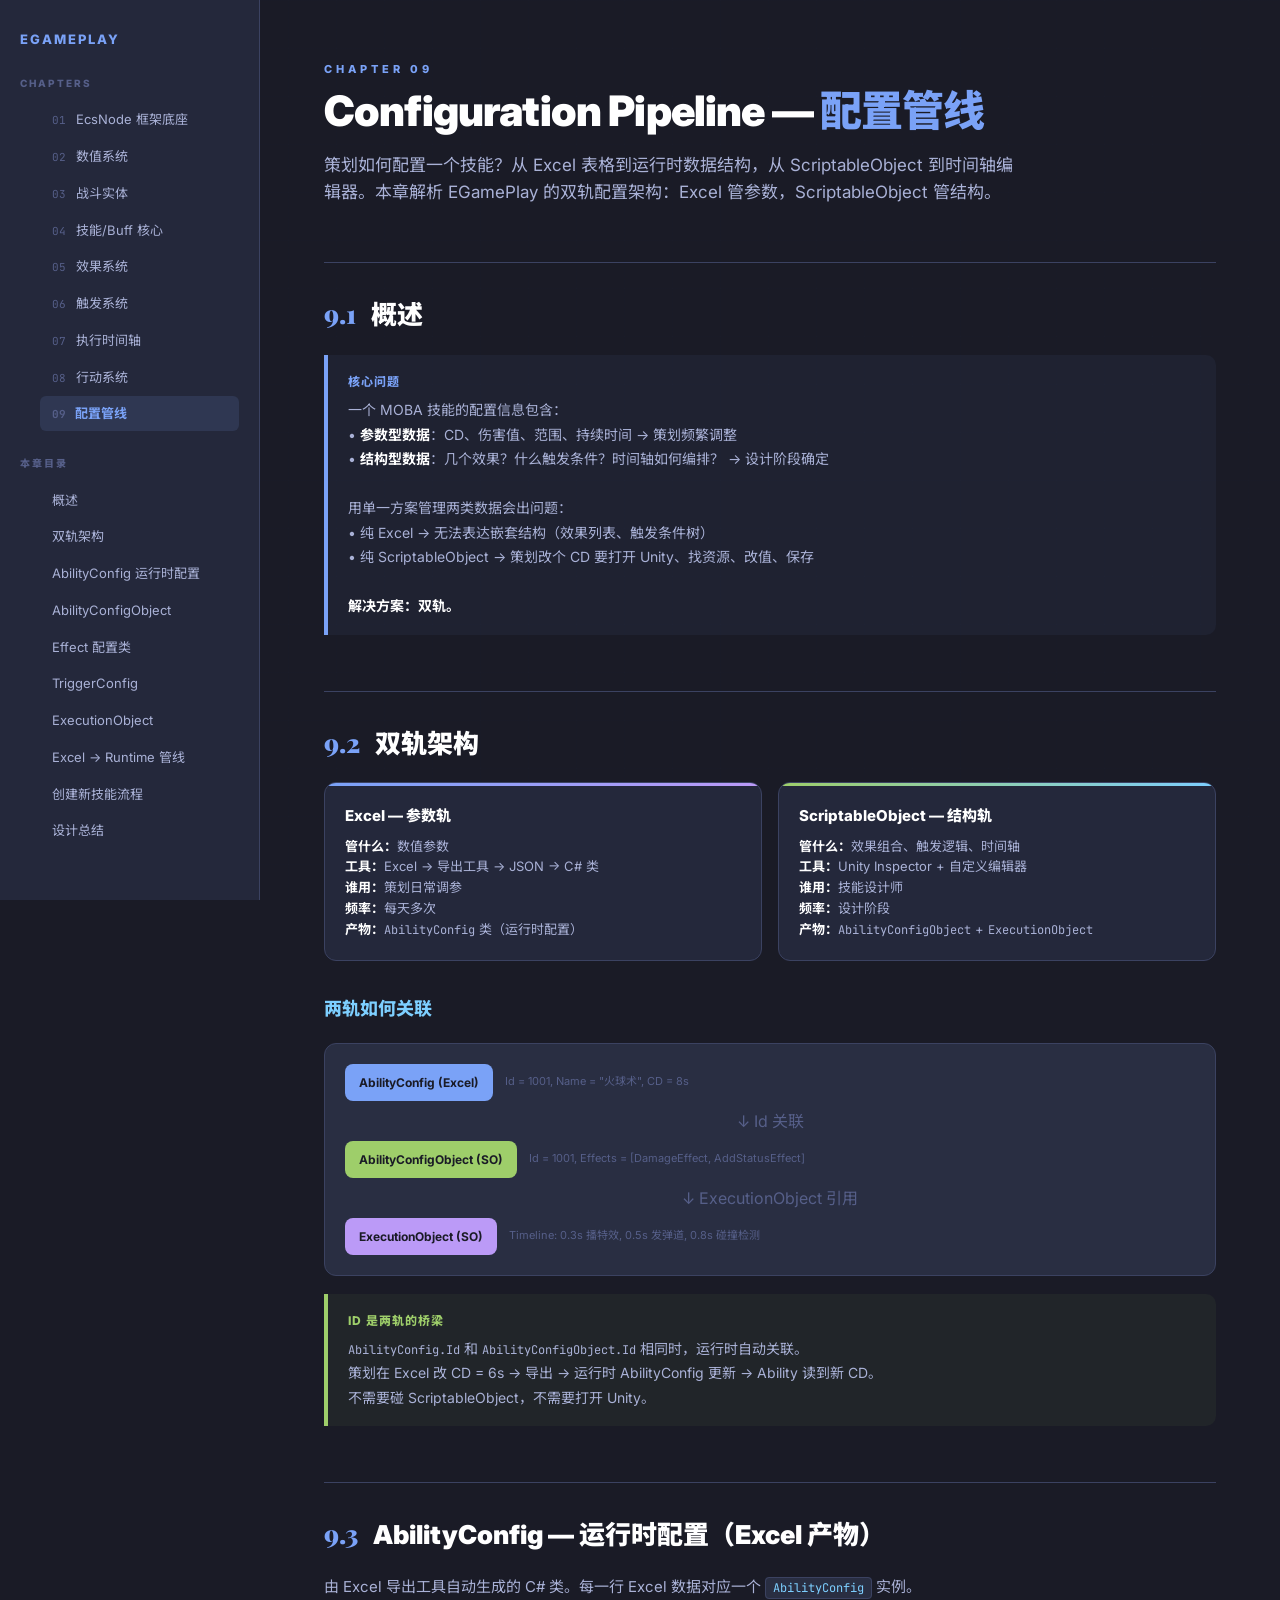
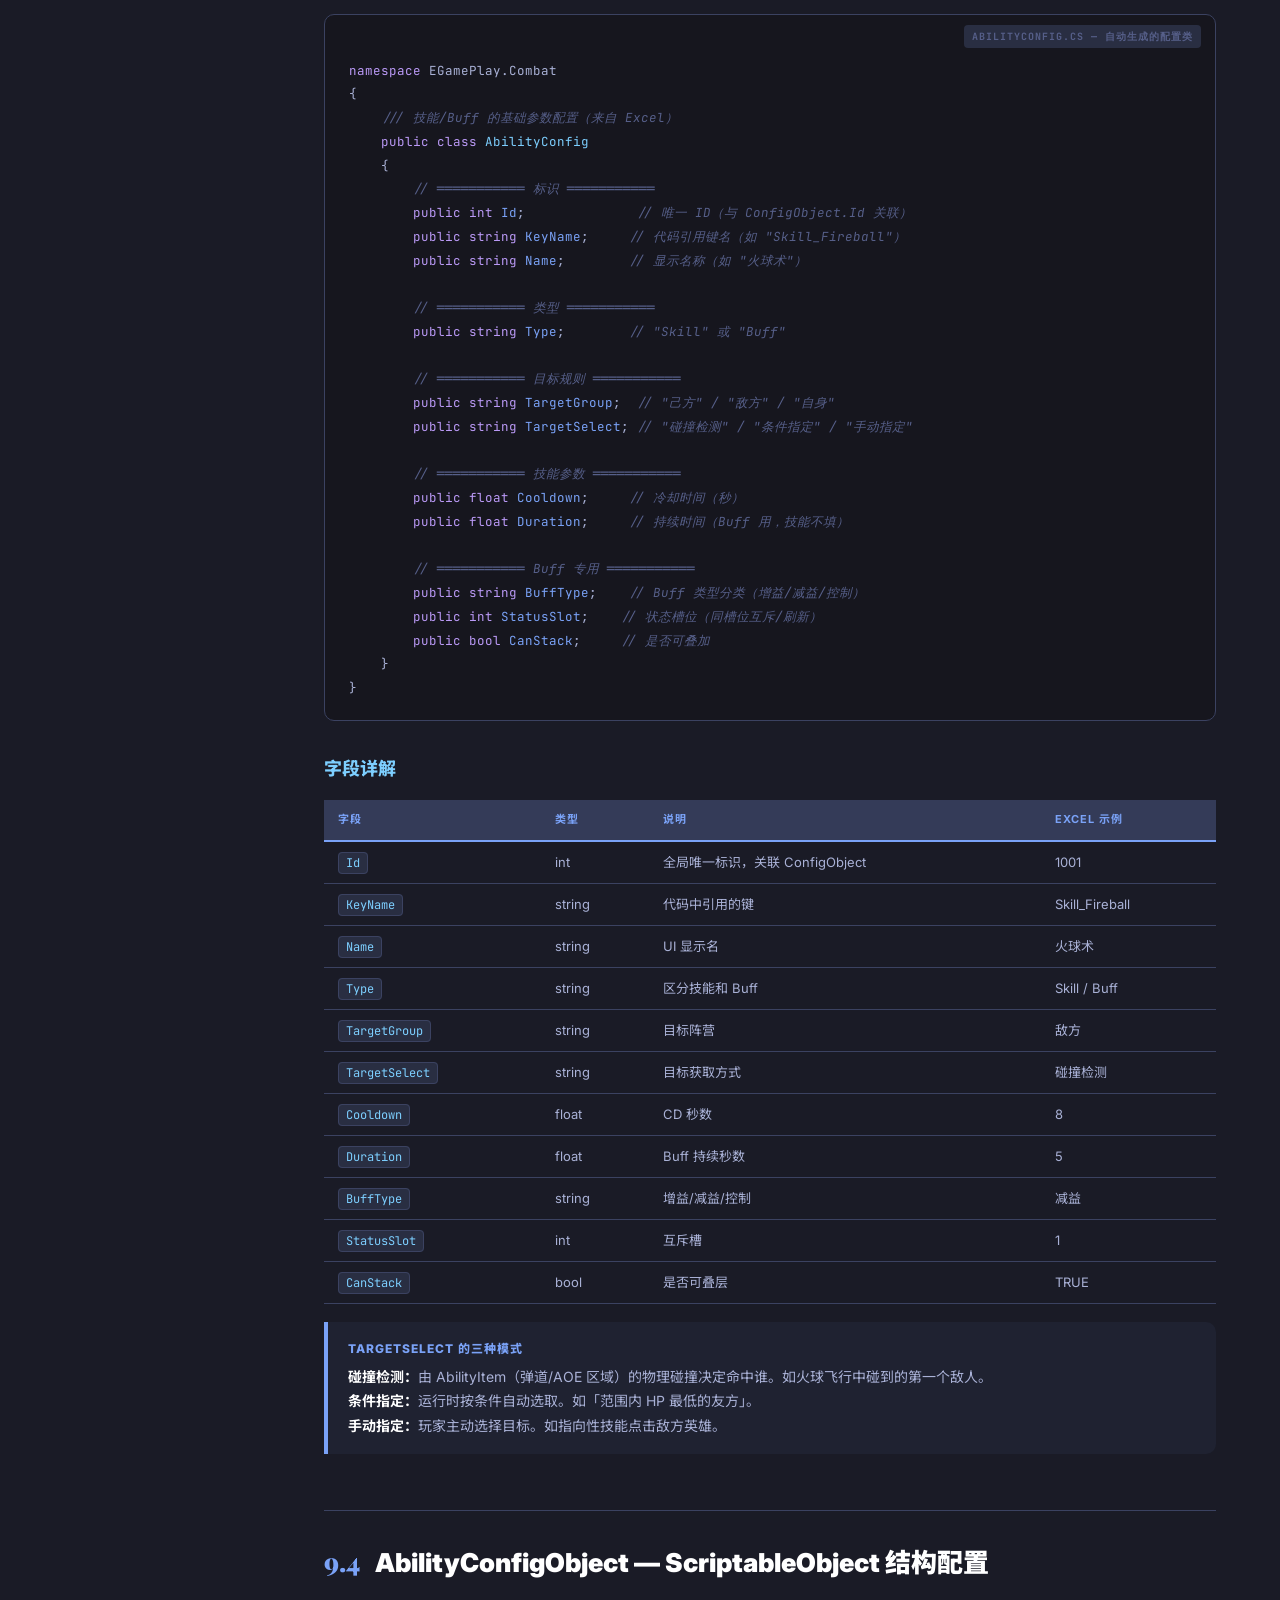
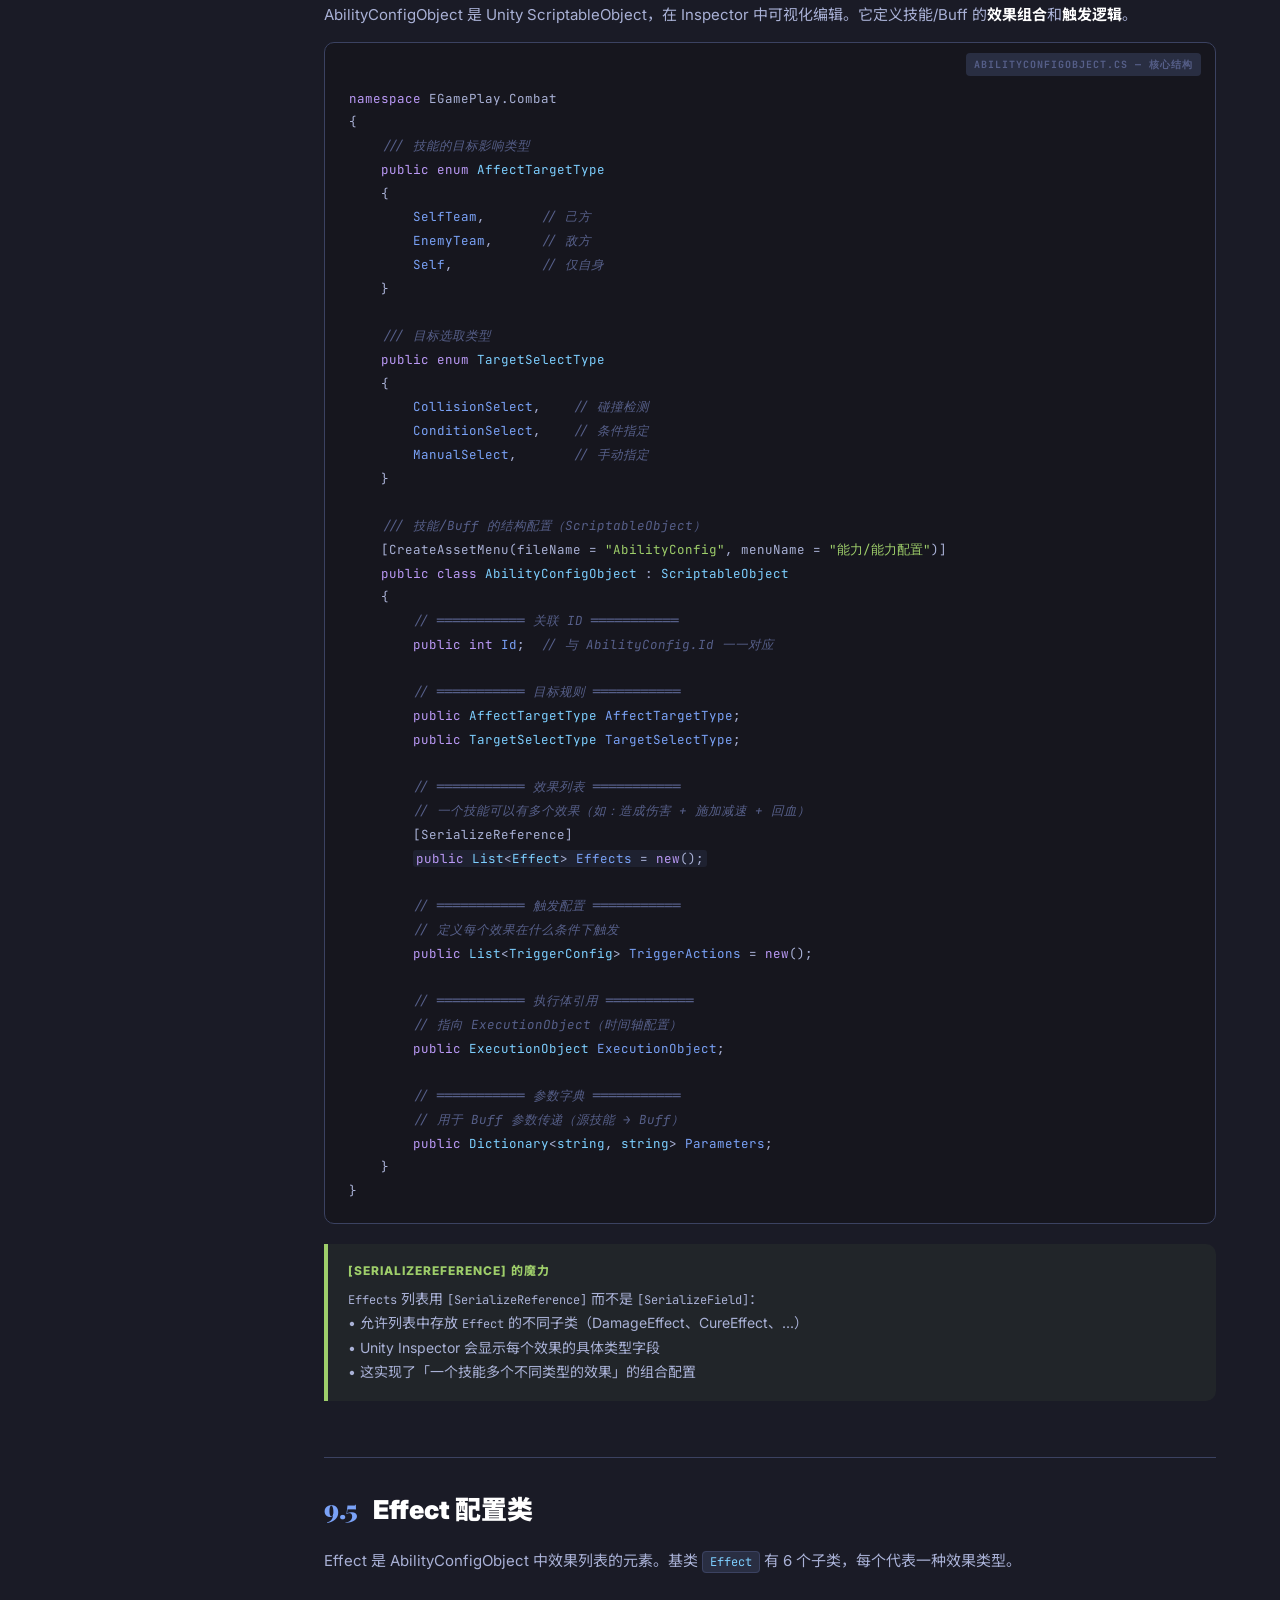
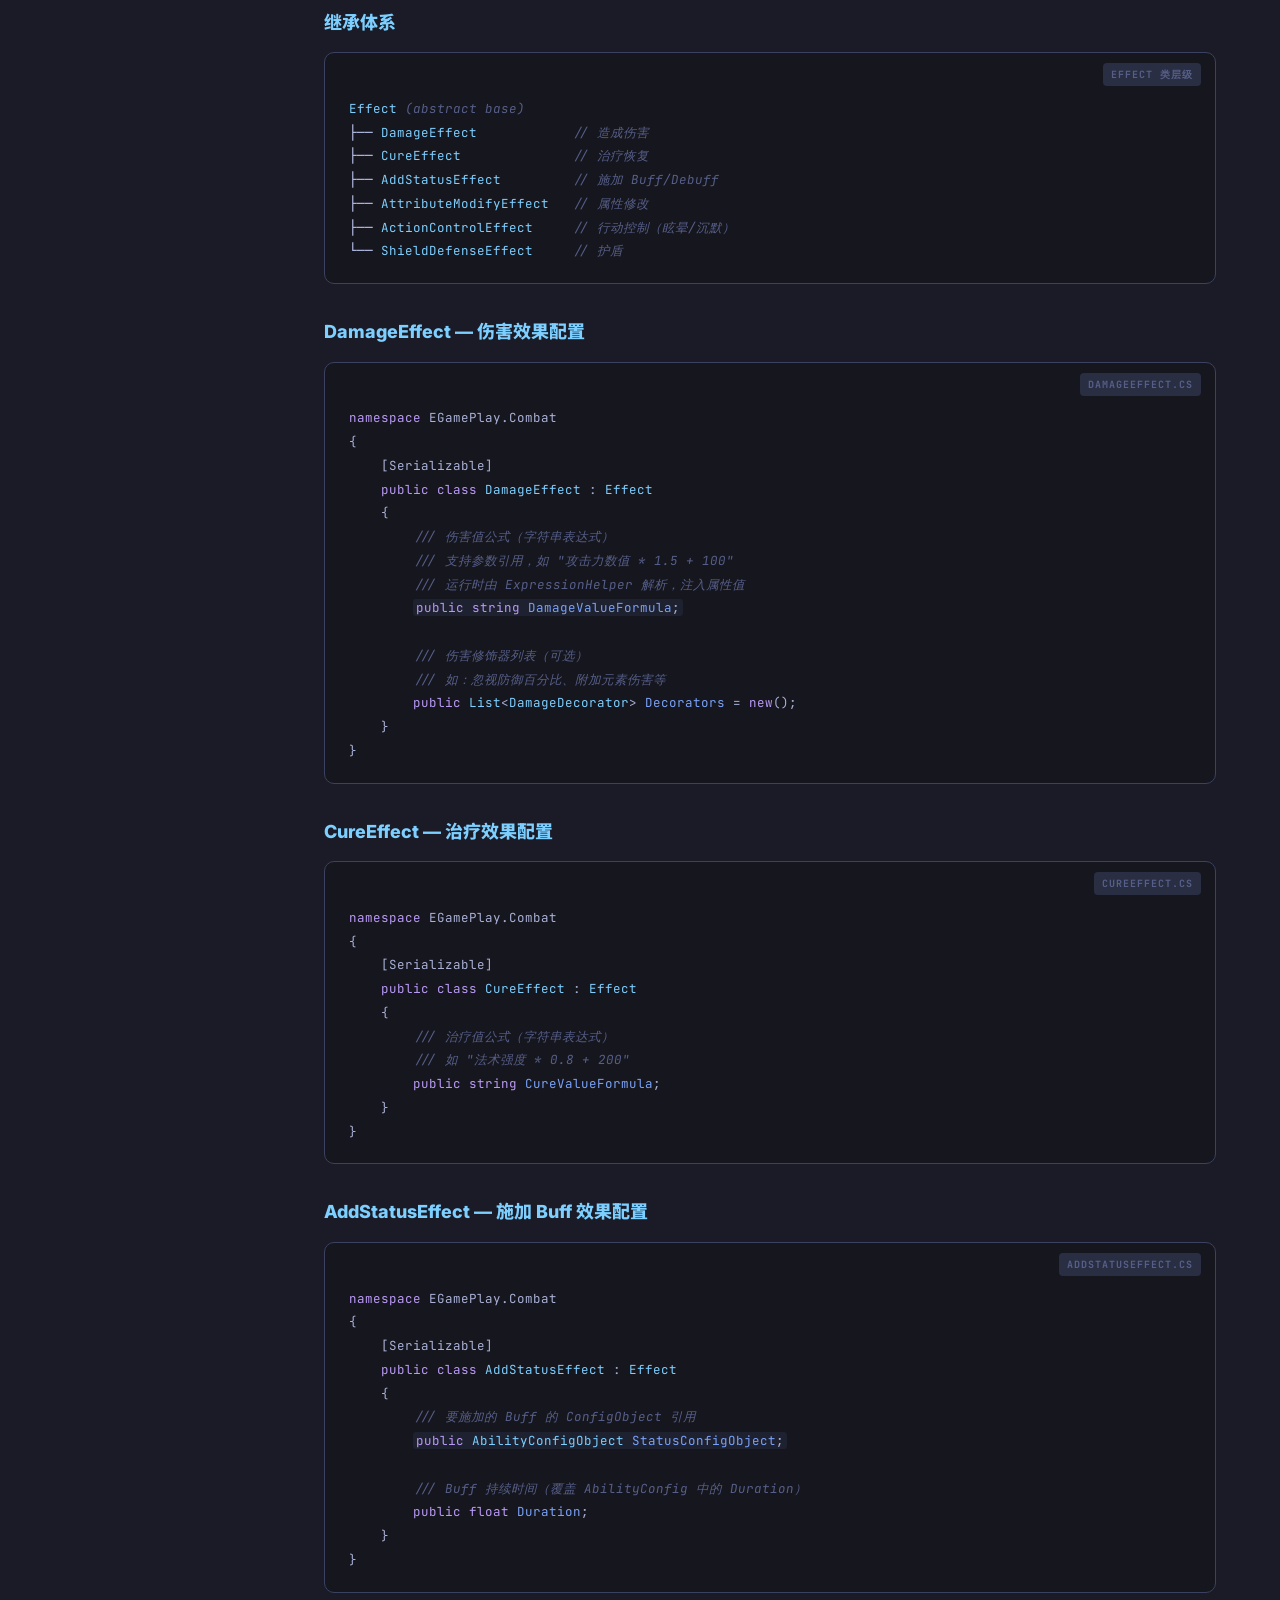
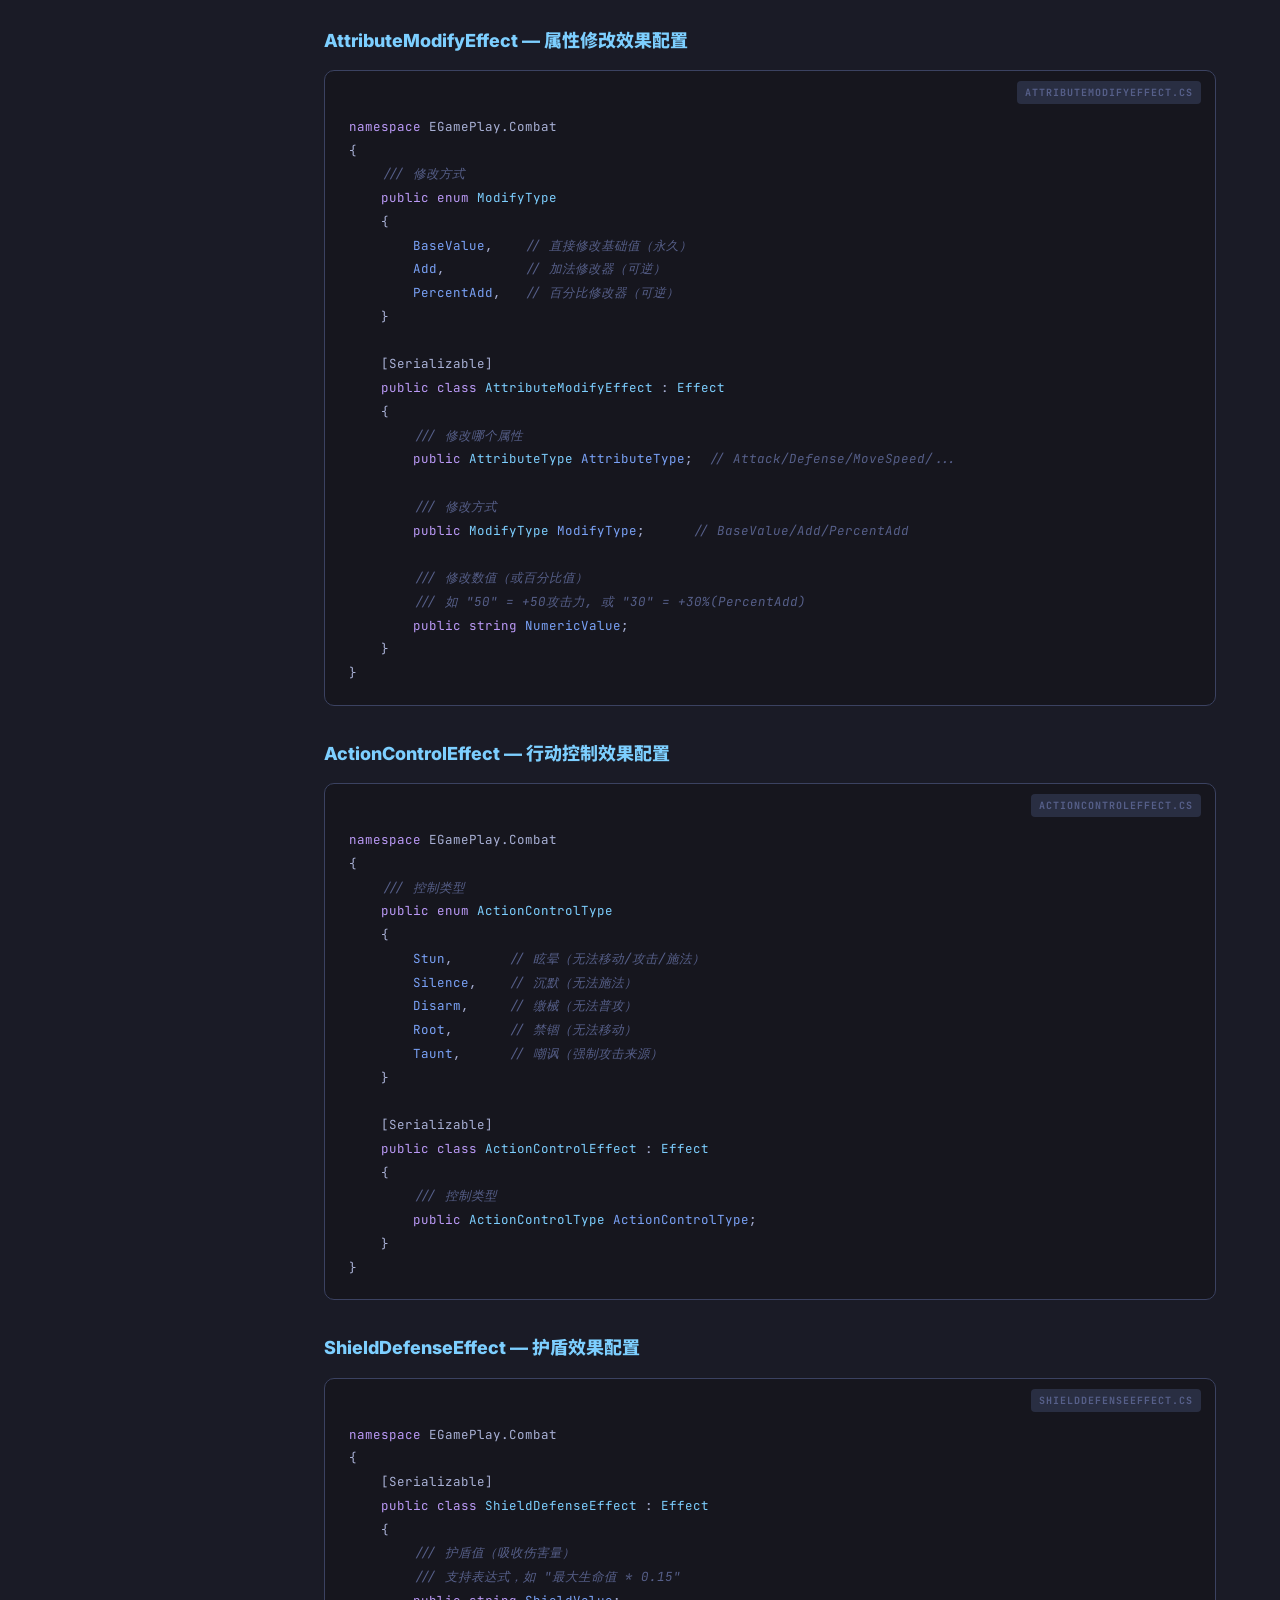
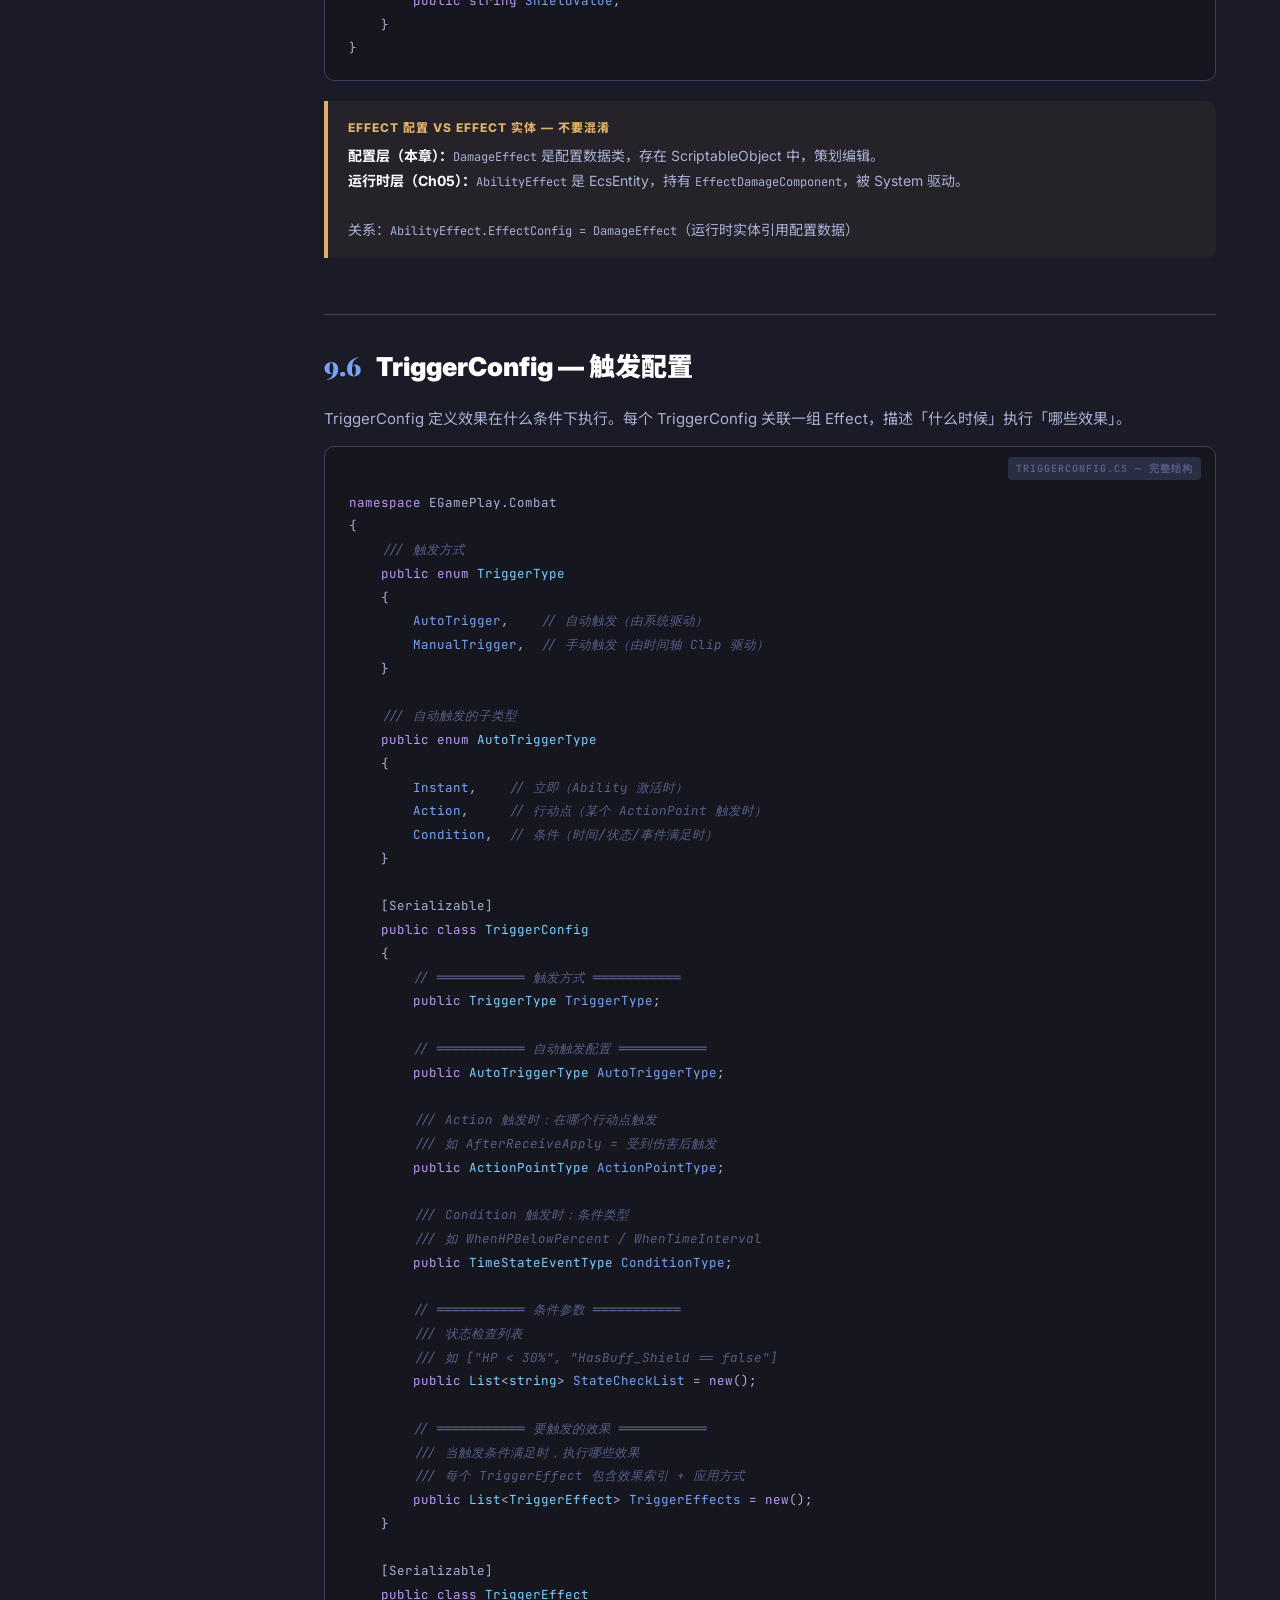
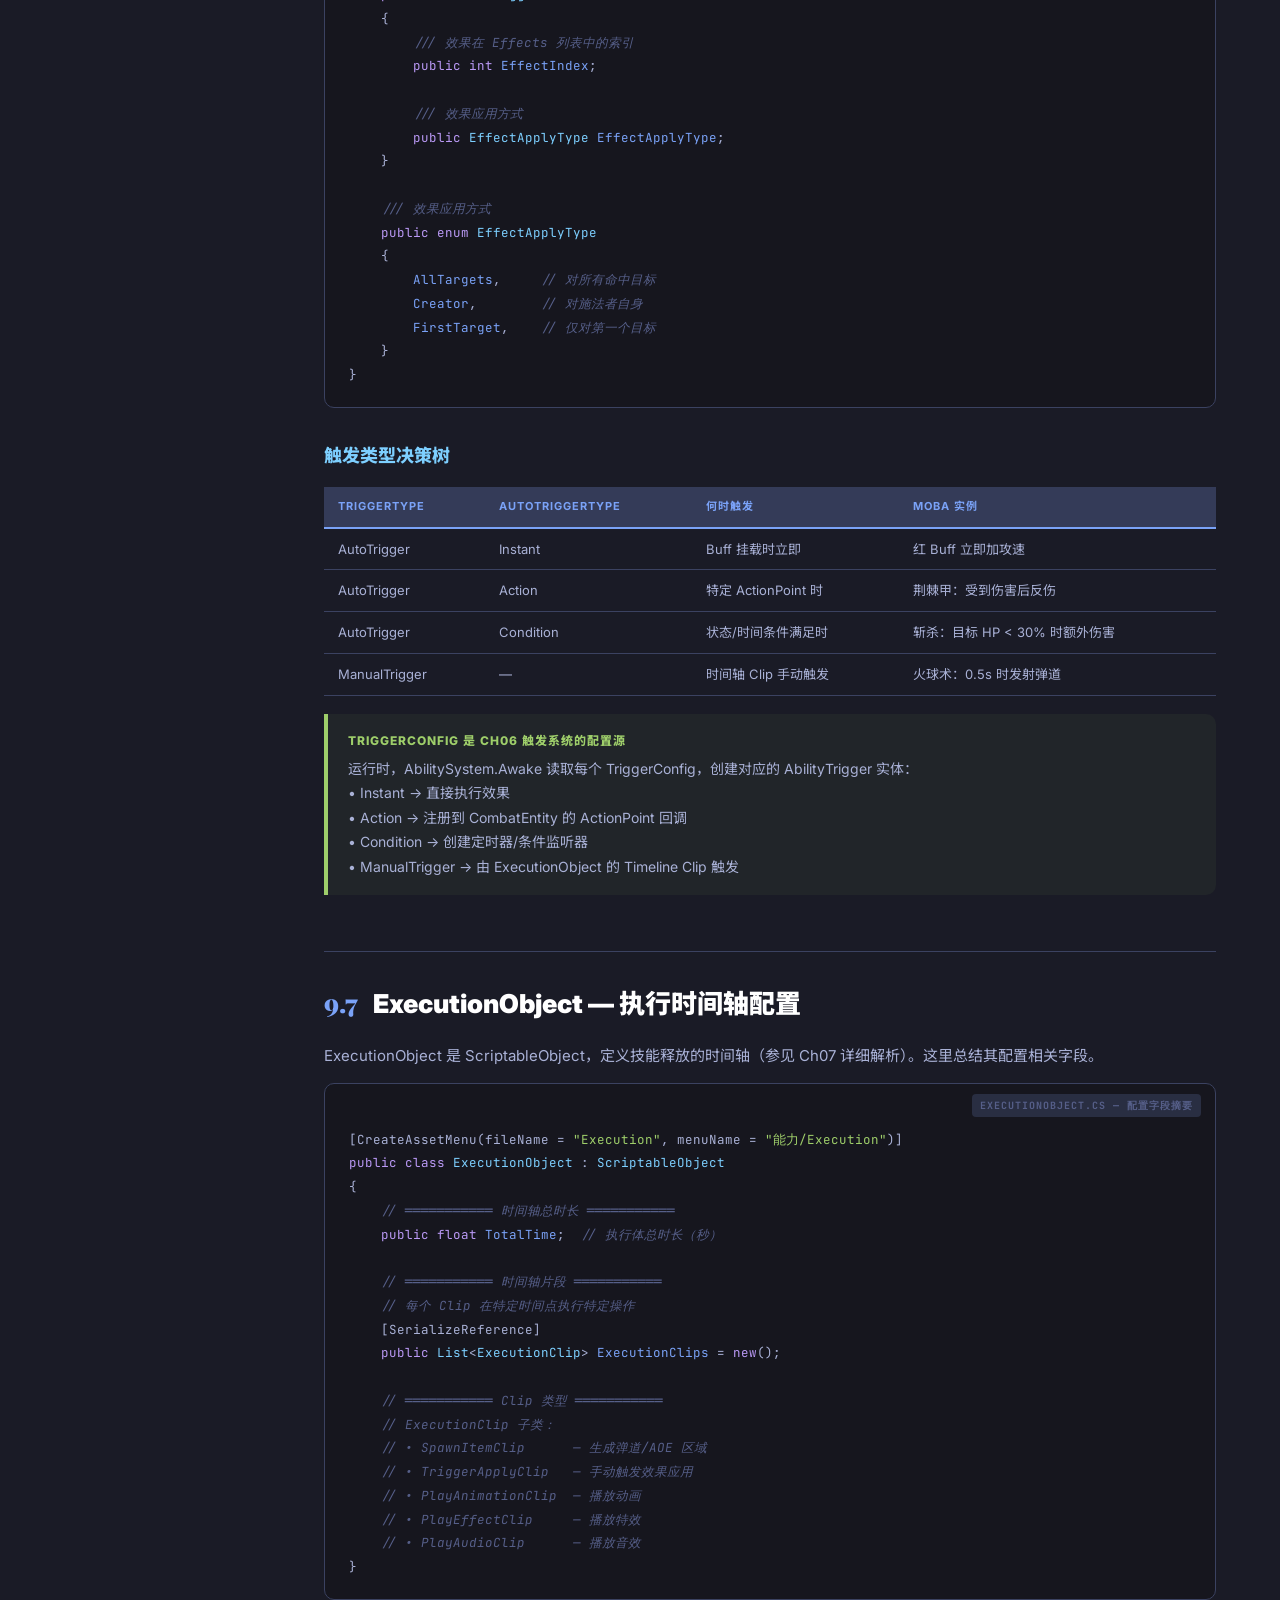
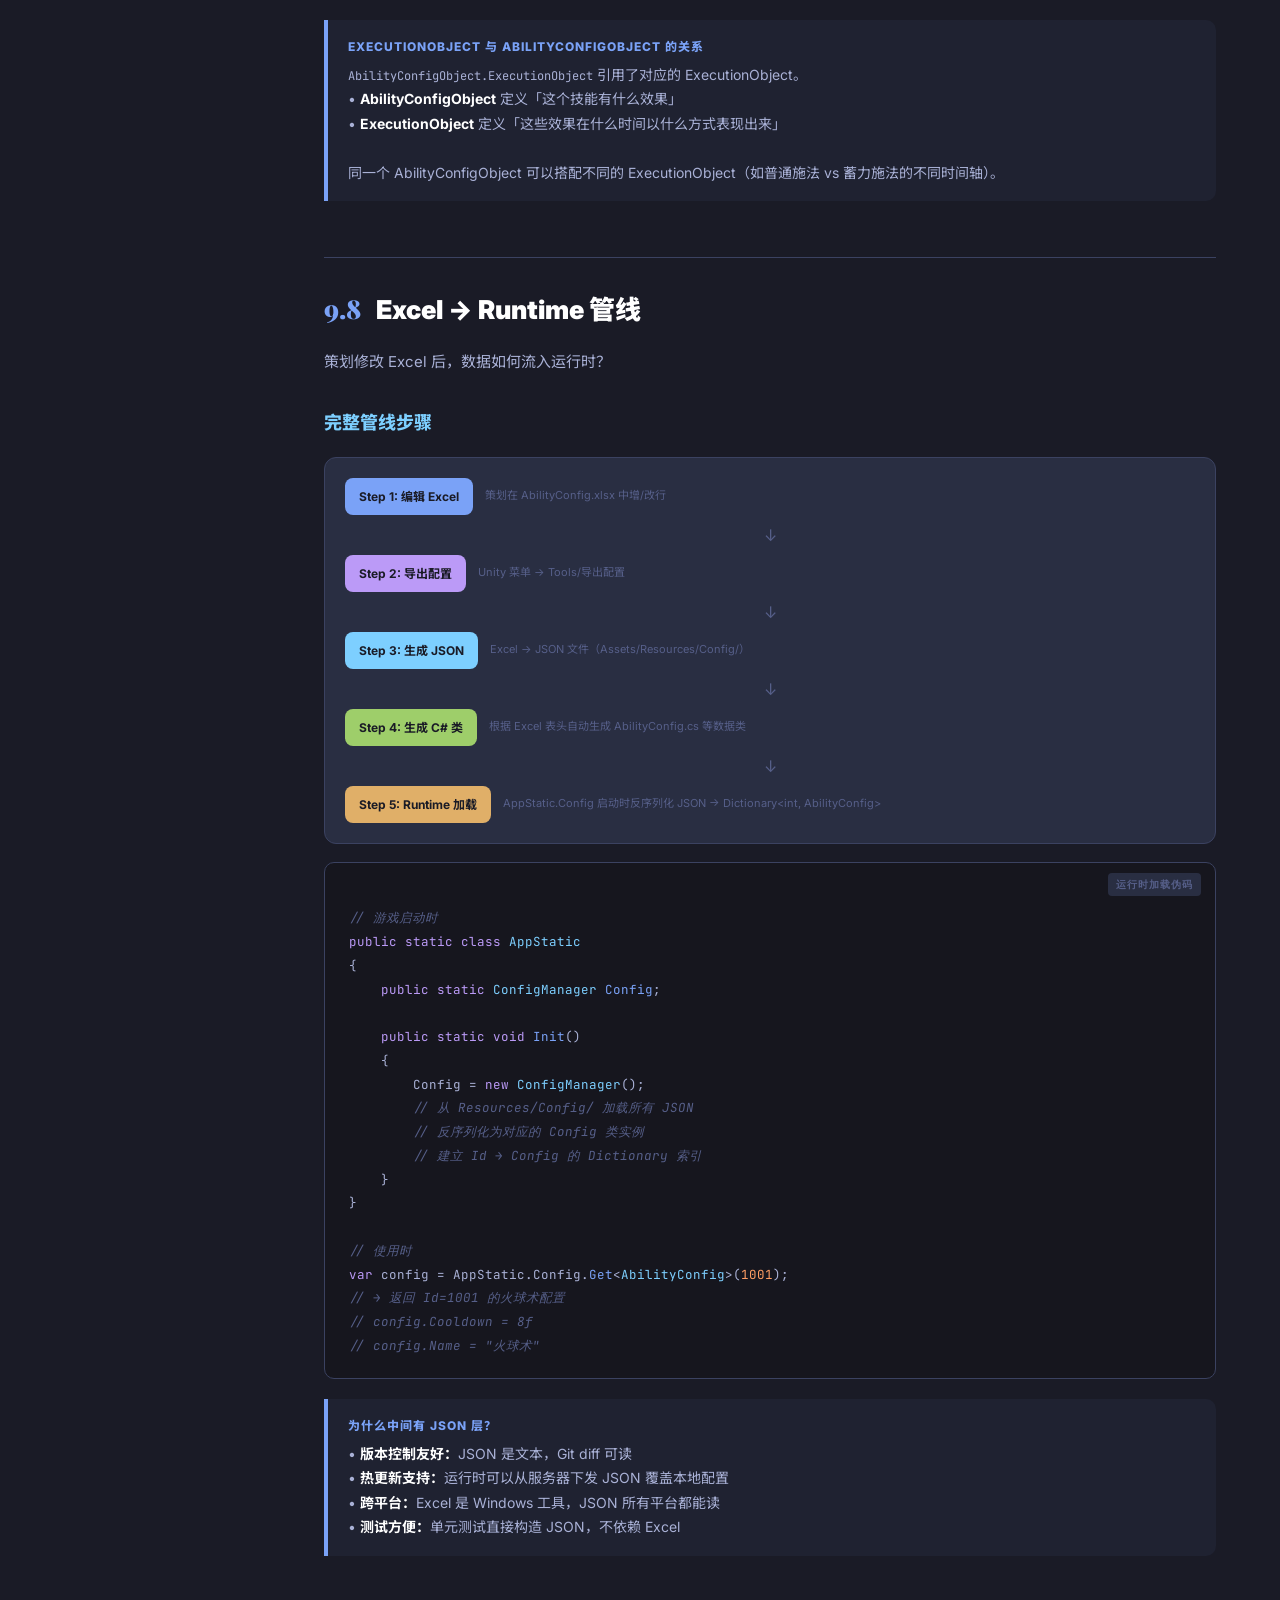
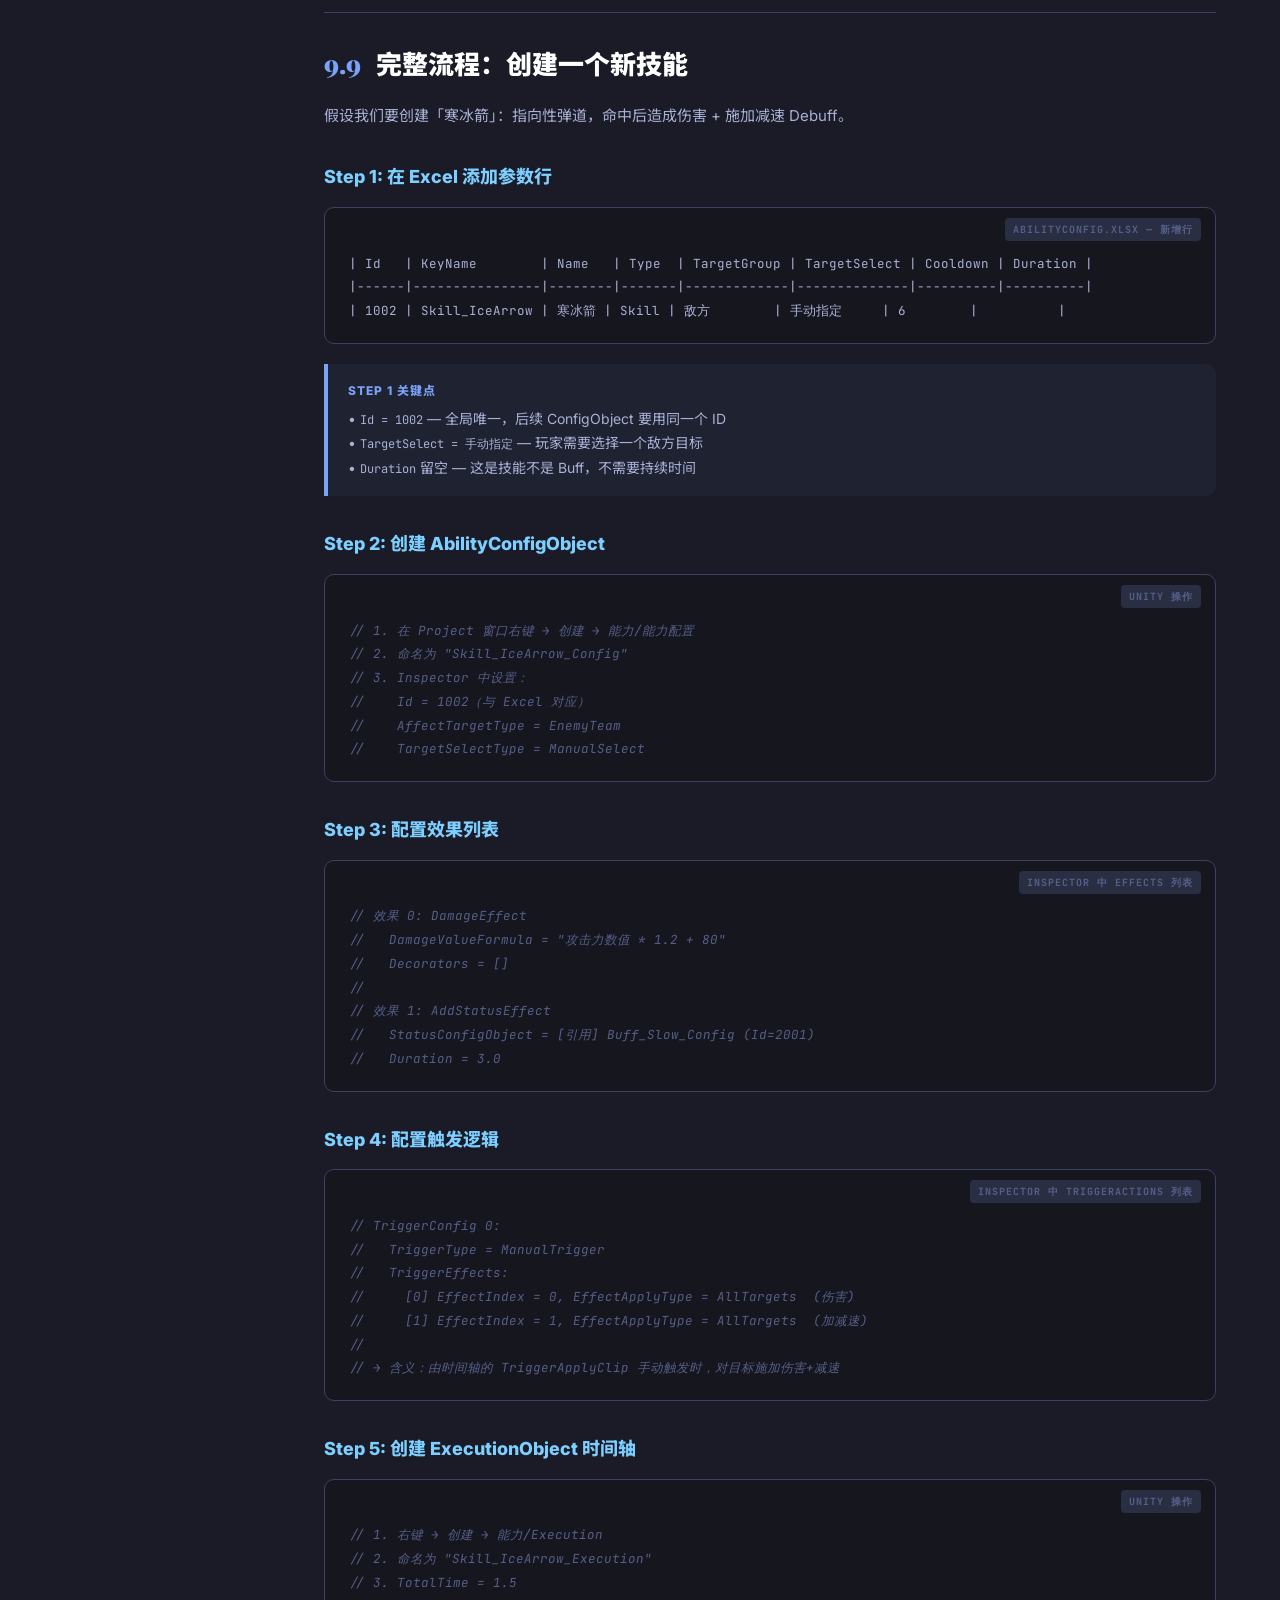
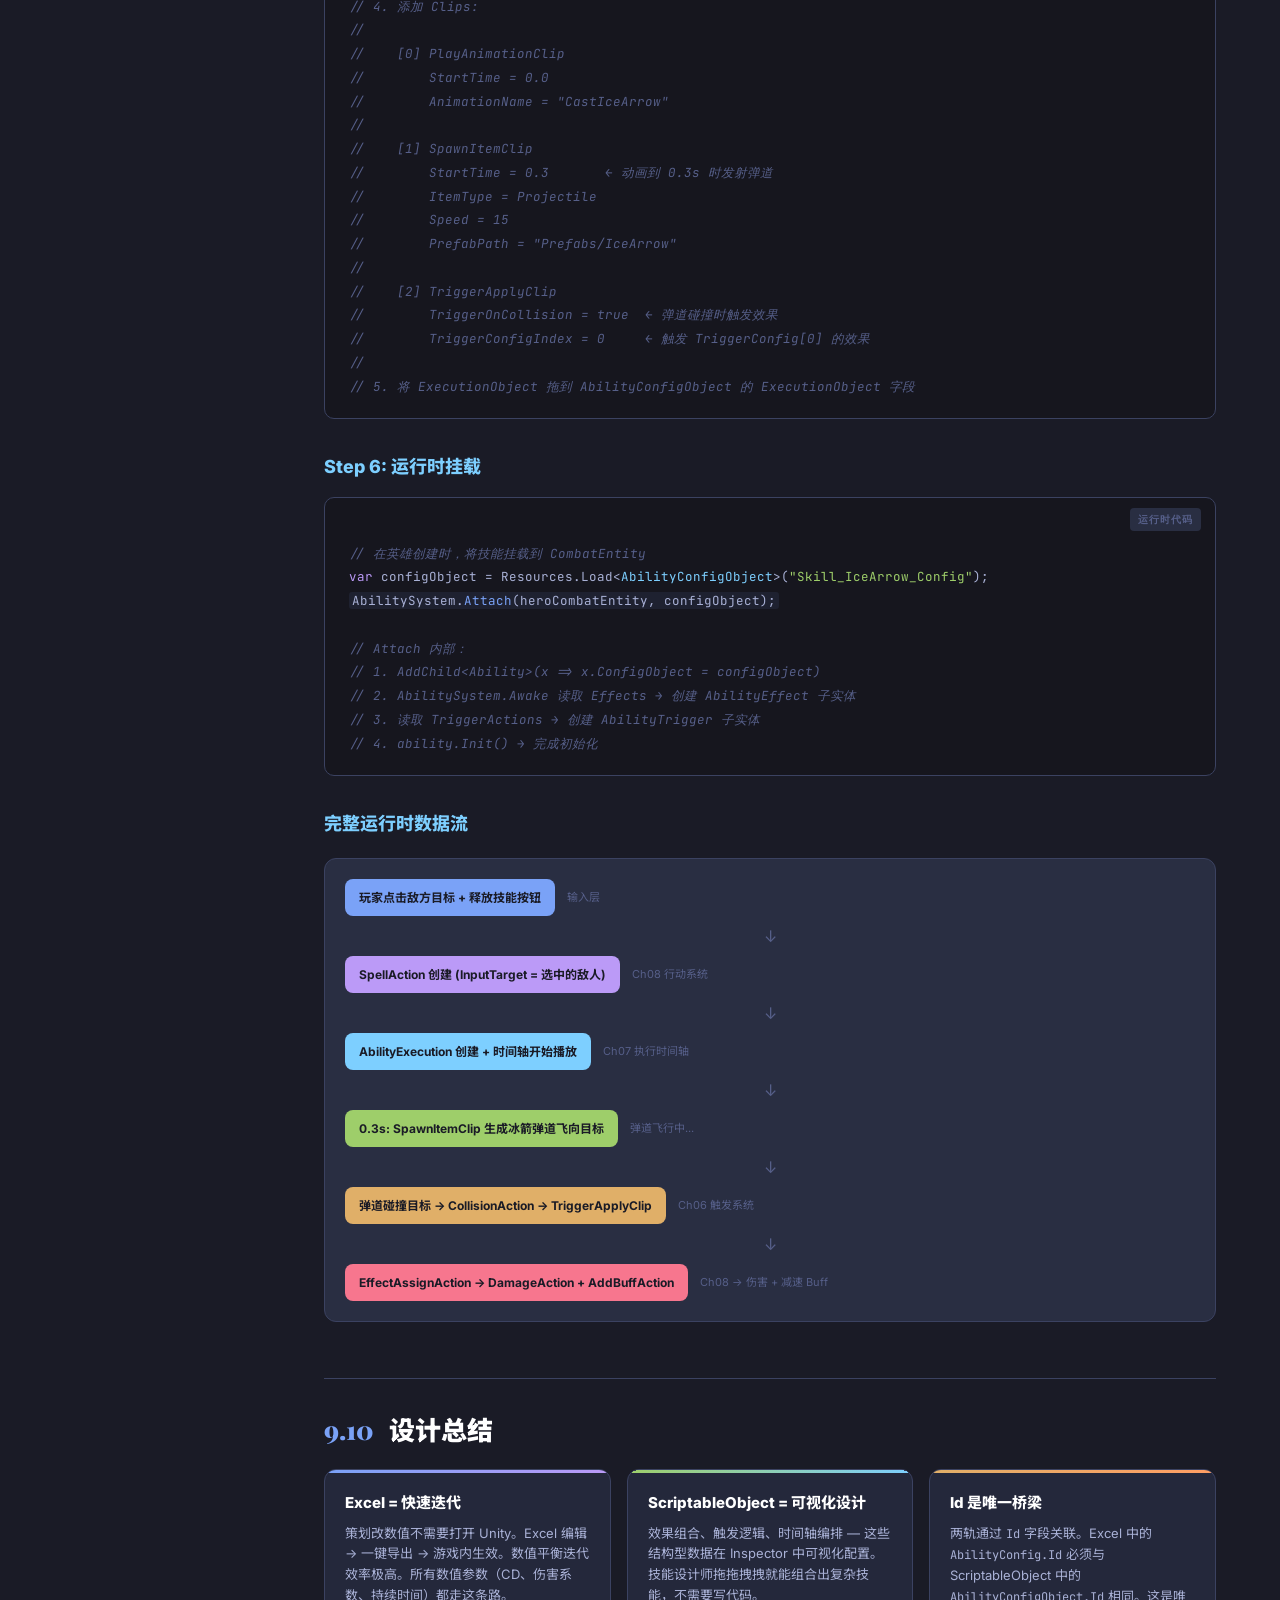
<file: docs/ch09-config.html>
<!DOCTYPE html>
<html lang="zh-CN">
<head>
<meta charset="UTF-8">
<meta name="viewport" content="width=device-width, initial-scale=1">
<title>Ch09 — Configuration Pipeline 配置管线 | EGamePlay</title>
<link href="https://fonts.googleapis.com/css2?family=Inter:wght@400;600;800;900&family=Noto+Sans+SC:wght@400;600;700;900&family=JetBrains+Mono:wght@400;600&family=Playfair+Display:wght@900&display=swap" rel="stylesheet">
<link rel="stylesheet" href="style.css">
</head>
<body>
<div class="grid-bg"></div>
<div class="doc-layout">

<!-- Sidebar -->
<nav class="doc-sidebar">
  <div class="nav-brand"><a href="index.html">EGamePlay</a></div>
  <div class="nav-section">Chapters</div>
  <ul class="nav-list">
    <li><a href="ch01-ecsnode.html"><span class="ch-num">01</span> EcsNode 框架底座</a></li>
    <li><a href="ch02-numeric.html"><span class="ch-num">02</span> 数值系统</a></li>
    <li><a href="ch03-combat-entity.html"><span class="ch-num">03</span> 战斗实体</a></li>
    <li><a href="ch04-ability.html"><span class="ch-num">04</span> 技能/Buff 核心</a></li>
    <li><a href="ch05-effect.html"><span class="ch-num">05</span> 效果系统</a></li>
    <li><a href="ch06-trigger.html"><span class="ch-num">06</span> 触发系统</a></li>
    <li><a href="ch07-execution.html"><span class="ch-num">07</span> 执行时间轴</a></li>
    <li><a href="ch08-action.html"><span class="ch-num">08</span> 行动系统</a></li>
    <li><a class="active" href="ch09-config.html"><span class="ch-num">09</span> 配置管线</a></li>
  </ul>
  <div class="nav-section" style="margin-top:24px">本章目录</div>
  <ul class="nav-list">
    <li><a href="#overview">概述</a></li>
    <li><a href="#dual-track">双轨架构</a></li>
    <li><a href="#ability-config">AbilityConfig 运行时配置</a></li>
    <li><a href="#config-object">AbilityConfigObject</a></li>
    <li><a href="#effect-configs">Effect 配置类</a></li>
    <li><a href="#trigger-config">TriggerConfig</a></li>
    <li><a href="#execution-object">ExecutionObject</a></li>
    <li><a href="#pipeline">Excel → Runtime 管线</a></li>
    <li><a href="#walkthrough">创建新技能流程</a></li>
    <li><a href="#summary">设计总结</a></li>
  </ul>
</nav>

<!-- Main Content -->
<main class="doc-main">
<div class="ch-header">
  <div class="ch-kicker">Chapter 09</div>
  <h1>Configuration Pipeline — <span class="accent">配置管线</span></h1>
  <p class="ch-subtitle">策划如何配置一个技能？从 Excel 表格到运行时数据结构，从 ScriptableObject 到时间轴编辑器。本章解析 EGamePlay 的双轨配置架构：Excel 管参数，ScriptableObject 管结构。</p>
</div>

<!-- ===== 1. Overview ===== -->
<h2 id="overview"><span class="num">9.1</span> 概述</h2>

<div class="callout">
  <div class="callout-title">核心问题</div>
  一个 MOBA 技能的配置信息包含：<br>
  • <strong>参数型数据</strong>：CD、伤害值、范围、持续时间 → 策划频繁调整<br>
  • <strong>结构型数据</strong>：几个效果？什么触发条件？时间轴如何编排？ → 设计阶段确定<br><br>
  用单一方案管理两类数据会出问题：<br>
  • 纯 Excel → 无法表达嵌套结构（效果列表、触发条件树）<br>
  • 纯 ScriptableObject → 策划改个 CD 要打开 Unity、找资源、改值、保存<br><br>
  <strong>解决方案：双轨。</strong>
</div>

<!-- ===== 2. Dual Track ===== -->
<h2 id="dual-track"><span class="num">9.2</span> 双轨架构</h2>

<div class="card-grid">
  <div class="card">
    <div class="card-title">Excel — 参数轨</div>
    <div class="card-body">
      <strong>管什么：</strong>数值参数<br>
      <strong>工具：</strong>Excel → 导出工具 → JSON → C# 类<br>
      <strong>谁用：</strong>策划日常调参<br>
      <strong>频率：</strong>每天多次<br>
      <strong>产物：</strong><code>AbilityConfig</code> 类（运行时配置）
    </div>
  </div>
  <div class="card green">
    <div class="card-title">ScriptableObject — 结构轨</div>
    <div class="card-body">
      <strong>管什么：</strong>效果组合、触发逻辑、时间轴<br>
      <strong>工具：</strong>Unity Inspector + 自定义编辑器<br>
      <strong>谁用：</strong>技能设计师<br>
      <strong>频率：</strong>设计阶段<br>
      <strong>产物：</strong><code>AbilityConfigObject</code> + <code>ExecutionObject</code>
    </div>
  </div>
</div>

<h3>两轨如何关联</h3>
<div class="flow flow-v">
  <div class="flow-row">
    <div class="flow-node blue">AbilityConfig (Excel)</div>
    <span class="flow-label">Id = 1001, Name = "火球术", CD = 8s</span>
  </div>
  <div class="flow-arrow-d">↓ Id 关联</div>
  <div class="flow-row">
    <div class="flow-node green">AbilityConfigObject (SO)</div>
    <span class="flow-label">Id = 1001, Effects = [DamageEffect, AddStatusEffect]</span>
  </div>
  <div class="flow-arrow-d">↓ ExecutionObject 引用</div>
  <div class="flow-row">
    <div class="flow-node purple">ExecutionObject (SO)</div>
    <span class="flow-label">Timeline: 0.3s 播特效, 0.5s 发弹道, 0.8s 碰撞检测</span>
  </div>
</div>

<div class="callout good">
  <div class="callout-title">Id 是两轨的桥梁</div>
  <code>AbilityConfig.Id</code> 和 <code>AbilityConfigObject.Id</code> 相同时，运行时自动关联。<br>
  策划在 Excel 改 CD = 6s → 导出 → 运行时 AbilityConfig 更新 → Ability 读到新 CD。<br>
  不需要碰 ScriptableObject，不需要打开 Unity。
</div>

<!-- ===== 3. AbilityConfig ===== -->
<h2 id="ability-config"><span class="num">9.3</span> AbilityConfig — 运行时配置（Excel 产物）</h2>

<p>由 Excel 导出工具自动生成的 C# 类。每一行 Excel 数据对应一个 <code>AbilityConfig</code> 实例。</p>

<pre class="code"><span class="file-tag">AbilityConfig.cs — 自动生成的配置类</span>
<span class="kw">namespace</span> EGamePlay.Combat
{
    <span class="cm">/// 技能/Buff 的基础参数配置（来自 Excel）</span>
    <span class="kw">public class</span> <span class="tp">AbilityConfig</span>
    {
        <span class="cm">// ═══════════ 标识 ═══════════</span>
        <span class="kw">public int</span> <span class="fn">Id</span>;              <span class="cm">// 唯一 ID（与 ConfigObject.Id 关联）</span>
        <span class="kw">public string</span> <span class="fn">KeyName</span>;     <span class="cm">// 代码引用键名（如 "Skill_Fireball"）</span>
        <span class="kw">public string</span> <span class="fn">Name</span>;        <span class="cm">// 显示名称（如 "火球术"）</span>

        <span class="cm">// ═══════════ 类型 ═══════════</span>
        <span class="kw">public string</span> <span class="fn">Type</span>;        <span class="cm">// "Skill" 或 "Buff"</span>

        <span class="cm">// ═══════════ 目标规则 ═══════════</span>
        <span class="kw">public string</span> <span class="fn">TargetGroup</span>;  <span class="cm">// "己方" / "敌方" / "自身"</span>
        <span class="kw">public string</span> <span class="fn">TargetSelect</span>; <span class="cm">// "碰撞检测" / "条件指定" / "手动指定"</span>

        <span class="cm">// ═══════════ 技能参数 ═══════════</span>
        <span class="kw">public float</span> <span class="fn">Cooldown</span>;     <span class="cm">// 冷却时间（秒）</span>
        <span class="kw">public float</span> <span class="fn">Duration</span>;     <span class="cm">// 持续时间（Buff 用，技能不填）</span>

        <span class="cm">// ═══════════ Buff 专用 ═══════════</span>
        <span class="kw">public string</span> <span class="fn">BuffType</span>;    <span class="cm">// Buff 类型分类（增益/减益/控制）</span>
        <span class="kw">public int</span> <span class="fn">StatusSlot</span>;    <span class="cm">// 状态槽位（同槽位互斥/刷新）</span>
        <span class="kw">public bool</span> <span class="fn">CanStack</span>;     <span class="cm">// 是否可叠加</span>
    }
}
</pre>

<h3>字段详解</h3>
<table class="data">
  <thead><tr><th>字段</th><th>类型</th><th>说明</th><th>Excel 示例</th></tr></thead>
  <tbody>
    <tr><td><code>Id</code></td><td>int</td><td>全局唯一标识，关联 ConfigObject</td><td>1001</td></tr>
    <tr><td><code>KeyName</code></td><td>string</td><td>代码中引用的键</td><td>Skill_Fireball</td></tr>
    <tr><td><code>Name</code></td><td>string</td><td>UI 显示名</td><td>火球术</td></tr>
    <tr><td><code>Type</code></td><td>string</td><td>区分技能和 Buff</td><td>Skill / Buff</td></tr>
    <tr><td><code>TargetGroup</code></td><td>string</td><td>目标阵营</td><td>敌方</td></tr>
    <tr><td><code>TargetSelect</code></td><td>string</td><td>目标获取方式</td><td>碰撞检测</td></tr>
    <tr><td><code>Cooldown</code></td><td>float</td><td>CD 秒数</td><td>8</td></tr>
    <tr><td><code>Duration</code></td><td>float</td><td>Buff 持续秒数</td><td>5</td></tr>
    <tr><td><code>BuffType</code></td><td>string</td><td>增益/减益/控制</td><td>减益</td></tr>
    <tr><td><code>StatusSlot</code></td><td>int</td><td>互斥槽</td><td>1</td></tr>
    <tr><td><code>CanStack</code></td><td>bool</td><td>是否可叠层</td><td>TRUE</td></tr>
  </tbody>
</table>

<div class="callout">
  <div class="callout-title">TargetSelect 的三种模式</div>
  <strong>碰撞检测：</strong>由 AbilityItem（弹道/AOE 区域）的物理碰撞决定命中谁。如火球飞行中碰到的第一个敌人。<br>
  <strong>条件指定：</strong>运行时按条件自动选取。如「范围内 HP 最低的友方」。<br>
  <strong>手动指定：</strong>玩家主动选择目标。如指向性技能点击敌方英雄。
</div>

<!-- ===== 4. AbilityConfigObject ===== -->
<h2 id="config-object"><span class="num">9.4</span> AbilityConfigObject — ScriptableObject 结构配置</h2>

<p>AbilityConfigObject 是 Unity ScriptableObject，在 Inspector 中可视化编辑。它定义技能/Buff 的<strong>效果组合</strong>和<strong>触发逻辑</strong>。</p>

<pre class="code"><span class="file-tag">AbilityConfigObject.cs — 核心结构</span>
<span class="kw">namespace</span> EGamePlay.Combat
{
    <span class="cm">/// 技能的目标影响类型</span>
    <span class="kw">public enum</span> <span class="tp">AffectTargetType</span>
    {
        <span class="fn">SelfTeam</span>,       <span class="cm">// 己方</span>
        <span class="fn">EnemyTeam</span>,      <span class="cm">// 敌方</span>
        <span class="fn">Self</span>,           <span class="cm">// 仅自身</span>
    }

    <span class="cm">/// 目标选取类型</span>
    <span class="kw">public enum</span> <span class="tp">TargetSelectType</span>
    {
        <span class="fn">CollisionSelect</span>,    <span class="cm">// 碰撞检测</span>
        <span class="fn">ConditionSelect</span>,    <span class="cm">// 条件指定</span>
        <span class="fn">ManualSelect</span>,       <span class="cm">// 手动指定</span>
    }

    <span class="cm">/// 技能/Buff 的结构配置（ScriptableObject）</span>
    [CreateAssetMenu(fileName = <span class="st">"AbilityConfig"</span>, menuName = <span class="st">"能力/能力配置"</span>)]
    <span class="kw">public class</span> <span class="tp">AbilityConfigObject</span> : <span class="tp">ScriptableObject</span>
    {
        <span class="cm">// ═══════════ 关联 ID ═══════════</span>
        <span class="kw">public int</span> <span class="fn">Id</span>;  <span class="cm">// 与 AbilityConfig.Id 一一对应</span>

        <span class="cm">// ═══════════ 目标规则 ═══════════</span>
        <span class="kw">public</span> <span class="tp">AffectTargetType</span> <span class="fn">AffectTargetType</span>;
        <span class="kw">public</span> <span class="tp">TargetSelectType</span> <span class="fn">TargetSelectType</span>;

        <span class="cm">// ═══════════ 效果列表 ═══════════</span>
        <span class="cm">// 一个技能可以有多个效果（如：造成伤害 + 施加减速 + 回血）</span>
        [SerializeReference]
        <span class="hl"><span class="kw">public</span> <span class="tp">List</span>&lt;<span class="tp">Effect</span>&gt; <span class="fn">Effects</span> = <span class="kw">new</span>();</span>

        <span class="cm">// ═══════════ 触发配置 ═══════════</span>
        <span class="cm">// 定义每个效果在什么条件下触发</span>
        <span class="kw">public</span> <span class="tp">List</span>&lt;<span class="tp">TriggerConfig</span>&gt; <span class="fn">TriggerActions</span> = <span class="kw">new</span>();

        <span class="cm">// ═══════════ 执行体引用 ═══════════</span>
        <span class="cm">// 指向 ExecutionObject（时间轴配置）</span>
        <span class="kw">public</span> <span class="tp">ExecutionObject</span> <span class="fn">ExecutionObject</span>;

        <span class="cm">// ═══════════ 参数字典 ═══════════</span>
        <span class="cm">// 用于 Buff 参数传递（源技能 → Buff）</span>
        <span class="kw">public</span> <span class="tp">Dictionary</span>&lt;<span class="tp">string</span>, <span class="tp">string</span>&gt; <span class="fn">Parameters</span>;
    }
}
</pre>

<div class="callout good">
  <div class="callout-title">[SerializeReference] 的魔力</div>
  <code>Effects</code> 列表用 <code>[SerializeReference]</code> 而不是 <code>[SerializeField]</code>：<br>
  • 允许列表中存放 <code>Effect</code> 的不同子类（DamageEffect、CureEffect、...）<br>
  • Unity Inspector 会显示每个效果的具体类型字段<br>
  • 这实现了「一个技能多个不同类型的效果」的组合配置
</div>

<!-- ===== 5. Effect Configs ===== -->
<h2 id="effect-configs"><span class="num">9.5</span> Effect 配置类</h2>

<p>Effect 是 AbilityConfigObject 中效果列表的元素。基类 <code>Effect</code> 有 6 个子类，每个代表一种效果类型。</p>

<h3>继承体系</h3>
<pre class="code"><span class="file-tag">Effect 类层级</span>
<span class="tp">Effect</span> <span class="cm">(abstract base)</span>
├── <span class="tp">DamageEffect</span>            <span class="cm">// 造成伤害</span>
├── <span class="tp">CureEffect</span>              <span class="cm">// 治疗恢复</span>
├── <span class="tp">AddStatusEffect</span>         <span class="cm">// 施加 Buff/Debuff</span>
├── <span class="tp">AttributeModifyEffect</span>   <span class="cm">// 属性修改</span>
├── <span class="tp">ActionControlEffect</span>     <span class="cm">// 行动控制（眩晕/沉默）</span>
└── <span class="tp">ShieldDefenseEffect</span>     <span class="cm">// 护盾</span>
</pre>

<h3>DamageEffect — 伤害效果配置</h3>
<pre class="code"><span class="file-tag">DamageEffect.cs</span>
<span class="kw">namespace</span> EGamePlay.Combat
{
    [Serializable]
    <span class="kw">public class</span> <span class="tp">DamageEffect</span> : <span class="tp">Effect</span>
    {
        <span class="cm">/// 伤害值公式（字符串表达式）</span>
        <span class="cm">/// 支持参数引用，如 "攻击力数值 * 1.5 + 100"</span>
        <span class="cm">/// 运行时由 ExpressionHelper 解析，注入属性值</span>
        <span class="hl"><span class="kw">public string</span> <span class="fn">DamageValueFormula</span>;</span>

        <span class="cm">/// 伤害修饰器列表（可选）</span>
        <span class="cm">/// 如：忽视防御百分比、附加元素伤害等</span>
        <span class="kw">public</span> <span class="tp">List</span>&lt;<span class="tp">DamageDecorator</span>&gt; <span class="fn">Decorators</span> = <span class="kw">new</span>();
    }
}
</pre>

<h3>CureEffect — 治疗效果配置</h3>
<pre class="code"><span class="file-tag">CureEffect.cs</span>
<span class="kw">namespace</span> EGamePlay.Combat
{
    [Serializable]
    <span class="kw">public class</span> <span class="tp">CureEffect</span> : <span class="tp">Effect</span>
    {
        <span class="cm">/// 治疗值公式（字符串表达式）</span>
        <span class="cm">/// 如 "法术强度 * 0.8 + 200"</span>
        <span class="kw">public string</span> <span class="fn">CureValueFormula</span>;
    }
}
</pre>

<h3>AddStatusEffect — 施加 Buff 效果配置</h3>
<pre class="code"><span class="file-tag">AddStatusEffect.cs</span>
<span class="kw">namespace</span> EGamePlay.Combat
{
    [Serializable]
    <span class="kw">public class</span> <span class="tp">AddStatusEffect</span> : <span class="tp">Effect</span>
    {
        <span class="cm">/// 要施加的 Buff 的 ConfigObject 引用</span>
        <span class="hl"><span class="kw">public</span> <span class="tp">AbilityConfigObject</span> <span class="fn">StatusConfigObject</span>;</span>

        <span class="cm">/// Buff 持续时间（覆盖 AbilityConfig 中的 Duration）</span>
        <span class="kw">public float</span> <span class="fn">Duration</span>;
    }
}
</pre>

<h3>AttributeModifyEffect — 属性修改效果配置</h3>
<pre class="code"><span class="file-tag">AttributeModifyEffect.cs</span>
<span class="kw">namespace</span> EGamePlay.Combat
{
    <span class="cm">/// 修改方式</span>
    <span class="kw">public enum</span> <span class="tp">ModifyType</span>
    {
        <span class="fn">BaseValue</span>,    <span class="cm">// 直接修改基础值（永久）</span>
        <span class="fn">Add</span>,          <span class="cm">// 加法修改器（可逆）</span>
        <span class="fn">PercentAdd</span>,   <span class="cm">// 百分比修改器（可逆）</span>
    }

    [Serializable]
    <span class="kw">public class</span> <span class="tp">AttributeModifyEffect</span> : <span class="tp">Effect</span>
    {
        <span class="cm">/// 修改哪个属性</span>
        <span class="kw">public</span> <span class="tp">AttributeType</span> <span class="fn">AttributeType</span>;  <span class="cm">// Attack/Defense/MoveSpeed/...</span>

        <span class="cm">/// 修改方式</span>
        <span class="kw">public</span> <span class="tp">ModifyType</span> <span class="fn">ModifyType</span>;      <span class="cm">// BaseValue/Add/PercentAdd</span>

        <span class="cm">/// 修改数值（或百分比值）</span>
        <span class="cm">/// 如 "50" = +50攻击力, 或 "30" = +30%(PercentAdd)</span>
        <span class="kw">public string</span> <span class="fn">NumericValue</span>;
    }
}
</pre>

<h3>ActionControlEffect — 行动控制效果配置</h3>
<pre class="code"><span class="file-tag">ActionControlEffect.cs</span>
<span class="kw">namespace</span> EGamePlay.Combat
{
    <span class="cm">/// 控制类型</span>
    <span class="kw">public enum</span> <span class="tp">ActionControlType</span>
    {
        <span class="fn">Stun</span>,       <span class="cm">// 眩晕（无法移动/攻击/施法）</span>
        <span class="fn">Silence</span>,    <span class="cm">// 沉默（无法施法）</span>
        <span class="fn">Disarm</span>,     <span class="cm">// 缴械（无法普攻）</span>
        <span class="fn">Root</span>,       <span class="cm">// 禁锢（无法移动）</span>
        <span class="fn">Taunt</span>,      <span class="cm">// 嘲讽（强制攻击来源）</span>
    }

    [Serializable]
    <span class="kw">public class</span> <span class="tp">ActionControlEffect</span> : <span class="tp">Effect</span>
    {
        <span class="cm">/// 控制类型</span>
        <span class="kw">public</span> <span class="tp">ActionControlType</span> <span class="fn">ActionControlType</span>;
    }
}
</pre>

<h3>ShieldDefenseEffect — 护盾效果配置</h3>
<pre class="code"><span class="file-tag">ShieldDefenseEffect.cs</span>
<span class="kw">namespace</span> EGamePlay.Combat
{
    [Serializable]
    <span class="kw">public class</span> <span class="tp">ShieldDefenseEffect</span> : <span class="tp">Effect</span>
    {
        <span class="cm">/// 护盾值（吸收伤害量）</span>
        <span class="cm">/// 支持表达式，如 "最大生命值 * 0.15"</span>
        <span class="kw">public string</span> <span class="fn">ShieldValue</span>;
    }
}
</pre>

<div class="callout warn">
  <div class="callout-title">Effect 配置 vs Effect 实体 — 不要混淆</div>
  <strong>配置层（本章）：</strong><code>DamageEffect</code> 是配置数据类，存在 ScriptableObject 中，策划编辑。<br>
  <strong>运行时层（Ch05）：</strong><code>AbilityEffect</code> 是 EcsEntity，持有 <code>EffectDamageComponent</code>，被 System 驱动。<br><br>
  关系：<code>AbilityEffect.EffectConfig = DamageEffect</code>（运行时实体引用配置数据）
</div>

<!-- ===== 6. TriggerConfig ===== -->
<h2 id="trigger-config"><span class="num">9.6</span> TriggerConfig — 触发配置</h2>

<p>TriggerConfig 定义效果在什么条件下执行。每个 TriggerConfig 关联一组 Effect，描述「什么时候」执行「哪些效果」。</p>

<pre class="code"><span class="file-tag">TriggerConfig.cs — 完整结构</span>
<span class="kw">namespace</span> EGamePlay.Combat
{
    <span class="cm">/// 触发方式</span>
    <span class="kw">public enum</span> <span class="tp">TriggerType</span>
    {
        <span class="fn">AutoTrigger</span>,    <span class="cm">// 自动触发（由系统驱动）</span>
        <span class="fn">ManualTrigger</span>,  <span class="cm">// 手动触发（由时间轴 Clip 驱动）</span>
    }

    <span class="cm">/// 自动触发的子类型</span>
    <span class="kw">public enum</span> <span class="tp">AutoTriggerType</span>
    {
        <span class="fn">Instant</span>,    <span class="cm">// 立即（Ability 激活时）</span>
        <span class="fn">Action</span>,     <span class="cm">// 行动点（某个 ActionPoint 触发时）</span>
        <span class="fn">Condition</span>,  <span class="cm">// 条件（时间/状态/事件满足时）</span>
    }

    [Serializable]
    <span class="kw">public class</span> <span class="tp">TriggerConfig</span>
    {
        <span class="cm">// ═══════════ 触发方式 ═══════════</span>
        <span class="kw">public</span> <span class="tp">TriggerType</span> <span class="fn">TriggerType</span>;

        <span class="cm">// ═══════════ 自动触发配置 ═══════════</span>
        <span class="kw">public</span> <span class="tp">AutoTriggerType</span> <span class="fn">AutoTriggerType</span>;

        <span class="cm">/// Action 触发时：在哪个行动点触发</span>
        <span class="cm">/// 如 AfterReceiveApply = 受到伤害后触发</span>
        <span class="kw">public</span> <span class="tp">ActionPointType</span> <span class="fn">ActionPointType</span>;

        <span class="cm">/// Condition 触发时：条件类型</span>
        <span class="cm">/// 如 WhenHPBelowPercent / WhenTimeInterval</span>
        <span class="kw">public</span> <span class="tp">TimeStateEventType</span> <span class="fn">ConditionType</span>;

        <span class="cm">// ═══════════ 条件参数 ═══════════</span>
        <span class="cm">/// 状态检查列表</span>
        <span class="cm">/// 如 ["HP < 30%", "HasBuff_Shield == false"]</span>
        <span class="kw">public</span> <span class="tp">List</span>&lt;<span class="tp">string</span>&gt; <span class="fn">StateCheckList</span> = <span class="kw">new</span>();

        <span class="cm">// ═══════════ 要触发的效果 ═══════════</span>
        <span class="cm">/// 当触发条件满足时，执行哪些效果</span>
        <span class="cm">/// 每个 TriggerEffect 包含效果索引 + 应用方式</span>
        <span class="kw">public</span> <span class="tp">List</span>&lt;<span class="tp">TriggerEffect</span>&gt; <span class="fn">TriggerEffects</span> = <span class="kw">new</span>();
    }

    [Serializable]
    <span class="kw">public class</span> <span class="tp">TriggerEffect</span>
    {
        <span class="cm">/// 效果在 Effects 列表中的索引</span>
        <span class="kw">public int</span> <span class="fn">EffectIndex</span>;

        <span class="cm">/// 效果应用方式</span>
        <span class="kw">public</span> <span class="tp">EffectApplyType</span> <span class="fn">EffectApplyType</span>;
    }

    <span class="cm">/// 效果应用方式</span>
    <span class="kw">public enum</span> <span class="tp">EffectApplyType</span>
    {
        <span class="fn">AllTargets</span>,     <span class="cm">// 对所有命中目标</span>
        <span class="fn">Creator</span>,        <span class="cm">// 对施法者自身</span>
        <span class="fn">FirstTarget</span>,    <span class="cm">// 仅对第一个目标</span>
    }
}
</pre>

<h3>触发类型决策树</h3>
<table class="data">
  <thead><tr><th>TriggerType</th><th>AutoTriggerType</th><th>何时触发</th><th>MOBA 实例</th></tr></thead>
  <tbody>
    <tr><td>AutoTrigger</td><td>Instant</td><td>Buff 挂载时立即</td><td>红 Buff 立即加攻速</td></tr>
    <tr><td>AutoTrigger</td><td>Action</td><td>特定 ActionPoint 时</td><td>荆棘甲：受到伤害后反伤</td></tr>
    <tr><td>AutoTrigger</td><td>Condition</td><td>状态/时间条件满足时</td><td>斩杀：目标 HP &lt; 30% 时额外伤害</td></tr>
    <tr><td>ManualTrigger</td><td>—</td><td>时间轴 Clip 手动触发</td><td>火球术：0.5s 时发射弹道</td></tr>
  </tbody>
</table>

<div class="callout good">
  <div class="callout-title">TriggerConfig 是 Ch06 触发系统的配置源</div>
  运行时，AbilitySystem.Awake 读取每个 TriggerConfig，创建对应的 AbilityTrigger 实体：<br>
  • Instant → 直接执行效果<br>
  • Action → 注册到 CombatEntity 的 ActionPoint 回调<br>
  • Condition → 创建定时器/条件监听器<br>
  • ManualTrigger → 由 ExecutionObject 的 Timeline Clip 触发
</div>

<!-- ===== 7. ExecutionObject ===== -->
<h2 id="execution-object"><span class="num">9.7</span> ExecutionObject — 执行时间轴配置</h2>

<p>ExecutionObject 是 ScriptableObject，定义技能释放的时间轴（参见 Ch07 详细解析）。这里总结其配置相关字段。</p>

<pre class="code"><span class="file-tag">ExecutionObject.cs — 配置字段摘要</span>
[CreateAssetMenu(fileName = <span class="st">"Execution"</span>, menuName = <span class="st">"能力/Execution"</span>)]
<span class="kw">public class</span> <span class="tp">ExecutionObject</span> : <span class="tp">ScriptableObject</span>
{
    <span class="cm">// ═══════════ 时间轴总时长 ═══════════</span>
    <span class="kw">public float</span> <span class="fn">TotalTime</span>;  <span class="cm">// 执行体总时长（秒）</span>

    <span class="cm">// ═══════════ 时间轴片段 ═══════════</span>
    <span class="cm">// 每个 Clip 在特定时间点执行特定操作</span>
    [SerializeReference]
    <span class="kw">public</span> <span class="tp">List</span>&lt;<span class="tp">ExecutionClip</span>&gt; <span class="fn">ExecutionClips</span> = <span class="kw">new</span>();

    <span class="cm">// ═══════════ Clip 类型 ═══════════</span>
    <span class="cm">// ExecutionClip 子类：</span>
    <span class="cm">// • SpawnItemClip      — 生成弹道/AOE 区域</span>
    <span class="cm">// • TriggerApplyClip   — 手动触发效果应用</span>
    <span class="cm">// • PlayAnimationClip  — 播放动画</span>
    <span class="cm">// • PlayEffectClip     — 播放特效</span>
    <span class="cm">// • PlayAudioClip      — 播放音效</span>
}
</pre>

<div class="callout">
  <div class="callout-title">ExecutionObject 与 AbilityConfigObject 的关系</div>
  <code>AbilityConfigObject.ExecutionObject</code> 引用了对应的 ExecutionObject。<br>
  • <strong>AbilityConfigObject</strong> 定义「这个技能有什么效果」<br>
  • <strong>ExecutionObject</strong> 定义「这些效果在什么时间以什么方式表现出来」<br><br>
  同一个 AbilityConfigObject 可以搭配不同的 ExecutionObject（如普通施法 vs 蓄力施法的不同时间轴）。
</div>

<!-- ===== 8. Pipeline ===== -->
<h2 id="pipeline"><span class="num">9.8</span> Excel → Runtime 管线</h2>

<p>策划修改 Excel 后，数据如何流入运行时？</p>

<h3>完整管线步骤</h3>
<div class="flow flow-v">
  <div class="flow-row">
    <div class="flow-node blue">Step 1: 编辑 Excel</div>
    <span class="flow-label">策划在 AbilityConfig.xlsx 中增/改行</span>
  </div>
  <div class="flow-arrow-d">↓</div>
  <div class="flow-row">
    <div class="flow-node purple">Step 2: 导出配置</div>
    <span class="flow-label">Unity 菜单 → Tools/导出配置</span>
  </div>
  <div class="flow-arrow-d">↓</div>
  <div class="flow-row">
    <div class="flow-node cyan">Step 3: 生成 JSON</div>
    <span class="flow-label">Excel → JSON 文件（Assets/Resources/Config/）</span>
  </div>
  <div class="flow-arrow-d">↓</div>
  <div class="flow-row">
    <div class="flow-node green">Step 4: 生成 C# 类</div>
    <span class="flow-label">根据 Excel 表头自动生成 AbilityConfig.cs 等数据类</span>
  </div>
  <div class="flow-arrow-d">↓</div>
  <div class="flow-row">
    <div class="flow-node warn">Step 5: Runtime 加载</div>
    <span class="flow-label">AppStatic.Config 启动时反序列化 JSON → Dictionary&lt;int, AbilityConfig&gt;</span>
  </div>
</div>

<pre class="code"><span class="file-tag">运行时加载伪码</span>
<span class="cm">// 游戏启动时</span>
<span class="kw">public static class</span> <span class="tp">AppStatic</span>
{
    <span class="kw">public static</span> <span class="tp">ConfigManager</span> <span class="fn">Config</span>;

    <span class="kw">public static void</span> <span class="fn">Init</span>()
    {
        Config = <span class="kw">new</span> <span class="tp">ConfigManager</span>();
        <span class="cm">// 从 Resources/Config/ 加载所有 JSON</span>
        <span class="cm">// 反序列化为对应的 Config 类实例</span>
        <span class="cm">// 建立 Id → Config 的 Dictionary 索引</span>
    }
}

<span class="cm">// 使用时</span>
<span class="kw">var</span> config = AppStatic.Config.<span class="fn">Get</span>&lt;<span class="tp">AbilityConfig</span>&gt;(<span class="nm">1001</span>);
<span class="cm">// → 返回 Id=1001 的火球术配置</span>
<span class="cm">// config.Cooldown = 8f</span>
<span class="cm">// config.Name = "火球术"</span>
</pre>

<div class="callout">
  <div class="callout-title">为什么中间有 JSON 层？</div>
  • <strong>版本控制友好：</strong>JSON 是文本，Git diff 可读<br>
  • <strong>热更新支持：</strong>运行时可以从服务器下发 JSON 覆盖本地配置<br>
  • <strong>跨平台：</strong>Excel 是 Windows 工具，JSON 所有平台都能读<br>
  • <strong>测试方便：</strong>单元测试直接构造 JSON，不依赖 Excel
</div>

<!-- ===== 9. Walkthrough ===== -->
<h2 id="walkthrough"><span class="num">9.9</span> 完整流程：创建一个新技能</h2>

<p>假设我们要创建「寒冰箭」：指向性弹道，命中后造成伤害 + 施加减速 Debuff。</p>

<h3>Step 1: 在 Excel 添加参数行</h3>
<pre class="code"><span class="file-tag">AbilityConfig.xlsx — 新增行</span>
| Id   | KeyName        | Name   | Type  | TargetGroup | TargetSelect | Cooldown | Duration |
|------|----------------|--------|-------|-------------|--------------|----------|----------|
| 1002 | Skill_IceArrow | 寒冰箭 | Skill | 敌方        | 手动指定     | 6        |          |
</pre>

<div class="callout">
  <div class="callout-title">Step 1 关键点</div>
  • <code>Id = 1002</code> — 全局唯一，后续 ConfigObject 要用同一个 ID<br>
  • <code>TargetSelect = 手动指定</code> — 玩家需要选择一个敌方目标<br>
  • <code>Duration</code> 留空 — 这是技能不是 Buff，不需要持续时间
</div>

<h3>Step 2: 创建 AbilityConfigObject</h3>
<pre class="code"><span class="file-tag">Unity 操作</span>
<span class="cm">// 1. 在 Project 窗口右键 → 创建 → 能力/能力配置</span>
<span class="cm">// 2. 命名为 "Skill_IceArrow_Config"</span>
<span class="cm">// 3. Inspector 中设置：</span>
<span class="cm">//    Id = 1002（与 Excel 对应）</span>
<span class="cm">//    AffectTargetType = EnemyTeam</span>
<span class="cm">//    TargetSelectType = ManualSelect</span>
</pre>

<h3>Step 3: 配置效果列表</h3>
<pre class="code"><span class="file-tag">Inspector 中 Effects 列表</span>
<span class="cm">// 效果 0: DamageEffect</span>
<span class="cm">//   DamageValueFormula = "攻击力数值 * 1.2 + 80"</span>
<span class="cm">//   Decorators = []</span>
<span class="cm">//</span>
<span class="cm">// 效果 1: AddStatusEffect</span>
<span class="cm">//   StatusConfigObject = [引用] Buff_Slow_Config (Id=2001)</span>
<span class="cm">//   Duration = 3.0</span>
</pre>

<h3>Step 4: 配置触发逻辑</h3>
<pre class="code"><span class="file-tag">Inspector 中 TriggerActions 列表</span>
<span class="cm">// TriggerConfig 0:</span>
<span class="cm">//   TriggerType = ManualTrigger</span>
<span class="cm">//   TriggerEffects:</span>
<span class="cm">//     [0] EffectIndex = 0, EffectApplyType = AllTargets  (伤害)</span>
<span class="cm">//     [1] EffectIndex = 1, EffectApplyType = AllTargets  (加减速)</span>
<span class="cm">//</span>
<span class="cm">// → 含义：由时间轴的 TriggerApplyClip 手动触发时，对目标施加伤害+减速</span>
</pre>

<h3>Step 5: 创建 ExecutionObject 时间轴</h3>
<pre class="code"><span class="file-tag">Unity 操作</span>
<span class="cm">// 1. 右键 → 创建 → 能力/Execution</span>
<span class="cm">// 2. 命名为 "Skill_IceArrow_Execution"</span>
<span class="cm">// 3. TotalTime = 1.5</span>
<span class="cm">// 4. 添加 Clips:</span>
<span class="cm">//</span>
<span class="cm">//    [0] PlayAnimationClip</span>
<span class="cm">//        StartTime = 0.0</span>
<span class="cm">//        AnimationName = "CastIceArrow"</span>
<span class="cm">//</span>
<span class="cm">//    [1] SpawnItemClip</span>
<span class="cm">//        StartTime = 0.3       ← 动画到 0.3s 时发射弹道</span>
<span class="cm">//        ItemType = Projectile</span>
<span class="cm">//        Speed = 15</span>
<span class="cm">//        PrefabPath = "Prefabs/IceArrow"</span>
<span class="cm">//</span>
<span class="cm">//    [2] TriggerApplyClip</span>
<span class="cm">//        TriggerOnCollision = true  ← 弹道碰撞时触发效果</span>
<span class="cm">//        TriggerConfigIndex = 0     ← 触发 TriggerConfig[0] 的效果</span>
<span class="cm">//</span>
<span class="cm">// 5. 将 ExecutionObject 拖到 AbilityConfigObject 的 ExecutionObject 字段</span>
</pre>

<h3>Step 6: 运行时挂载</h3>
<pre class="code"><span class="file-tag">运行时代码</span>
<span class="cm">// 在英雄创建时，将技能挂载到 CombatEntity</span>
<span class="kw">var</span> configObject = Resources.Load&lt;<span class="tp">AbilityConfigObject</span>&gt;(<span class="st">"Skill_IceArrow_Config"</span>);
<span class="hl">AbilitySystem.<span class="fn">Attach</span>(heroCombatEntity, configObject);</span>

<span class="cm">// Attach 内部：</span>
<span class="cm">// 1. AddChild&lt;Ability&gt;(x => x.ConfigObject = configObject)</span>
<span class="cm">// 2. AbilitySystem.Awake 读取 Effects → 创建 AbilityEffect 子实体</span>
<span class="cm">// 3. 读取 TriggerActions → 创建 AbilityTrigger 子实体</span>
<span class="cm">// 4. ability.Init() → 完成初始化</span>
</pre>

<h3>完整运行时数据流</h3>
<div class="flow flow-v">
  <div class="flow-row">
    <div class="flow-node blue">玩家点击敌方目标 + 释放技能按钮</div>
    <span class="flow-label">输入层</span>
  </div>
  <div class="flow-arrow-d">↓</div>
  <div class="flow-row">
    <div class="flow-node purple">SpellAction 创建 (InputTarget = 选中的敌人)</div>
    <span class="flow-label">Ch08 行动系统</span>
  </div>
  <div class="flow-arrow-d">↓</div>
  <div class="flow-row">
    <div class="flow-node cyan">AbilityExecution 创建 + 时间轴开始播放</div>
    <span class="flow-label">Ch07 执行时间轴</span>
  </div>
  <div class="flow-arrow-d">↓</div>
  <div class="flow-row">
    <div class="flow-node green">0.3s: SpawnItemClip 生成冰箭弹道飞向目标</div>
    <span class="flow-label">弹道飞行中...</span>
  </div>
  <div class="flow-arrow-d">↓</div>
  <div class="flow-row">
    <div class="flow-node warn">弹道碰撞目标 → CollisionAction → TriggerApplyClip</div>
    <span class="flow-label">Ch06 触发系统</span>
  </div>
  <div class="flow-arrow-d">↓</div>
  <div class="flow-row">
    <div class="flow-node red">EffectAssignAction → DamageAction + AddBuffAction</div>
    <span class="flow-label">Ch08 → 伤害 + 减速 Buff</span>
  </div>
</div>

<!-- ===== Summary ===== -->
<h2 id="summary"><span class="num">9.10</span> 设计总结</h2>

<div class="card-grid">
  <div class="card">
    <div class="card-title">Excel = 快速迭代</div>
    <div class="card-body">策划改数值不需要打开 Unity。Excel 编辑 → 一键导出 → 游戏内生效。数值平衡迭代效率极高。所有数值参数（CD、伤害系数、持续时间）都走这条路。</div>
  </div>
  <div class="card green">
    <div class="card-title">ScriptableObject = 可视化设计</div>
    <div class="card-body">效果组合、触发逻辑、时间轴编排 — 这些结构型数据在 Inspector 中可视化配置。技能设计师拖拖拽拽就能组合出复杂技能，不需要写代码。</div>
  </div>
  <div class="card warn">
    <div class="card-title">Id 是唯一桥梁</div>
    <div class="card-body">两轨通过 <code>Id</code> 字段关联。Excel 中的 <code>AbilityConfig.Id</code> 必须与 ScriptableObject 中的 <code>AbilityConfigObject.Id</code> 相同。这是唯一的耦合点 — 简单但有效。</div>
  </div>
  <div class="card bad">
    <div class="card-title">已知局限</div>
    <div class="card-body">• Id 关联靠人工保证一致性（无自动校验）<br>• Excel 导出是全量导出（改一行重新生成全部）<br>• ScriptableObject 无法热更新（需要 AssetBundle 方案）<br>• 无配置校验工具（填错公式只有运行时才报错）</div>
  </div>
</div>

<div class="callout good">
  <div class="callout-title">验收标准 — 读完本章后你应该能回答</div>
  1. 为什么 EGamePlay 采用双轨架构而不是纯 Excel 或纯 ScriptableObject？<br>
  2. AbilityConfig（Excel 产物）和 AbilityConfigObject（SO）的职责分别是什么？<br>
  3. 一个 DamageEffect 的 DamageValueFormula 在运行时如何被解析和执行？<br>
  4. TriggerConfig 的 AutoTrigger-Action 类型和 ManualTrigger 类型的本质区别是什么？<br>
  5. 从策划「想加一个新技能」到「游戏内可以释放」，完整需要哪些步骤？每步产出什么？
</div>

<!-- Chapter Navigation -->
<div class="ch-nav">
  <a href="ch08-action.html">
    <span class="dir">← 上一章</span>
    Ch08 行动系统
  </a>
  <a href="index.html">
    <span class="dir">返回 →</span>
    目录
  </a>
</div>

</main>
</div>
</body>
</html>
</file>
<file: docs/style.css>
/* EGamePlay Documentation — Shared Styles (Tokyo Night) */
:root {
  --bg: #1a1b26;
  --bg-soft: #24283b;
  --surface: #292e42;
  --surface-2: #343b58;
  --border: #3b4261;
  --text-1: #c0caf5;
  --text-2: #a9b1d6;
  --text-3: #565f89;
  --accent: #7aa2f7;
  --accent-2: #bb9af7;
  --accent-3: #7dcfff;
  --good: #9ece6a;
  --warn: #e0af68;
  --bad: #f7768e;
  --rust: #ff9e64;
  --font-sans: 'Inter','Noto Sans SC',-apple-system,sans-serif;
  --font-mono: 'JetBrains Mono','Fira Code',monospace;
  --font-display: 'Playfair Display',Georgia,serif;
  --max-w: 1100px;
  --nav-w: 260px;
}
* { margin:0; padding:0; box-sizing:border-box; }
html { scroll-behavior: smooth; }
body {
  background: var(--bg);
  color: var(--text-1);
  font-family: var(--font-sans);
  font-size: 15px;
  line-height: 1.75;
}

/* ===== LAYOUT ===== */
.doc-layout { display: flex; min-height: 100vh; }
.doc-sidebar {
  position: fixed; top: 0; left: 0; width: var(--nav-w); height: 100vh;
  background: var(--bg-soft); border-right: 1px solid var(--border);
  overflow-y: auto; padding: 28px 20px; z-index: 100;
}
.doc-main {
  margin-left: var(--nav-w); flex: 1; padding: 60px 64px 100px;
  max-width: calc(var(--max-w) + 128px);
}
@media(max-width:900px) {
  .doc-sidebar { display: none; }
  .doc-main { margin-left: 0; padding: 32px 20px 60px; }
}

/* ===== SIDEBAR NAV ===== */
.nav-brand { font-size: 13px; font-weight: 800; color: var(--accent); letter-spacing: 2px; text-transform: uppercase; margin-bottom: 24px; }
.nav-brand a { color: var(--accent); text-decoration: none; }
.nav-section { font-size: 10px; font-weight: 800; letter-spacing: 2px; text-transform: uppercase; color: var(--text-3); margin: 20px 0 8px; }
.nav-list { list-style: none; }
.nav-list li { margin: 2px 0; }
.nav-list a {
  display: block; padding: 6px 12px; border-radius: 6px; font-size: 13px;
  color: var(--text-2); text-decoration: none; transition: all .15s;
}
.nav-list a:hover { background: var(--surface); color: var(--accent); }
.nav-list a.active { background: rgba(122,162,247,.12); color: var(--accent); font-weight: 700; }
.nav-list a .ch-num { color: var(--text-3); font-family: var(--font-mono); font-size: 11px; margin-right: 6px; }

/* ===== TYPOGRAPHY ===== */
h1 { font-size: 42px; font-weight: 900; line-height: 1.15; color: #fff; margin-bottom: 16px; letter-spacing: -.02em; }
h1 .accent { color: var(--accent); }
h1 .accent2 { color: var(--accent-2); }
h2 {
  font-size: 26px; font-weight: 900; margin: 56px 0 16px; padding-top: 28px;
  border-top: 1px solid var(--border); color: #fff;
}
h2 .num { font-family: var(--font-display); color: var(--accent); margin-right: 10px; }
h3 { font-size: 18px; font-weight: 800; margin: 32px 0 10px; color: var(--accent-3); }
h4 { font-size: 15px; font-weight: 700; margin: 22px 0 8px; color: var(--warn); }
p { color: var(--text-2); margin-bottom: 14px; }
strong { color: #fff; }
a { color: var(--accent); }

/* ===== SECTION LABEL ===== */
.section-label {
  font-size: 10px; font-weight: 800; letter-spacing: 3px; text-transform: uppercase;
  color: var(--text-3); margin: 36px 0 14px; display: flex; align-items: center; gap: 12px;
}
.section-label::after { content:''; flex:1; height:1px; background:var(--border); }

/* ===== CODE BLOCKS ===== */
pre.code {
  background: #16161e; border: 1px solid var(--border); border-radius: 10px;
  padding: 20px 24px; font-family: var(--font-mono); font-size: 12.5px;
  line-height: 1.9; margin: 14px 0 20px; overflow-x: auto; color: var(--text-2);
  position: relative;
}
pre.code .file-tag {
  position: absolute; top: 10px; right: 14px; font-size: 10px; font-weight: 700;
  color: var(--text-3); letter-spacing: 1px; text-transform: uppercase;
  background: var(--surface); padding: 2px 8px; border-radius: 4px;
}
code { font-family: var(--font-mono); font-size: 12px; }
.cm { color: var(--text-3); font-style: italic; }
.kw { color: var(--accent-2); }
.tp { color: var(--accent-3); }
.fn { color: var(--accent); }
.st { color: var(--good); }
.nm { color: var(--rust); }
.at { color: var(--warn); }
.hl { background: rgba(122,162,247,.08); display: inline; padding: 0 3px; border-radius: 3px; }
/* inline code */
p code, li code, td code {
  font-size: 12px; background: var(--surface); padding: 2px 7px;
  border-radius: 4px; color: var(--accent-3); border: 1px solid var(--border);
}

/* ===== CALLOUT BOXES ===== */
.callout {
  border-left: 4px solid var(--accent); background: rgba(122,162,247,.05);
  padding: 16px 20px; border-radius: 0 10px 10px 0; margin: 18px 0;
  font-size: 14px; color: var(--text-2);
}
.callout.warn { border-color: var(--warn); background: rgba(224,175,104,.05); }
.callout.good { border-color: var(--good); background: rgba(158,206,106,.05); }
.callout.bad { border-color: var(--bad); background: rgba(247,118,142,.05); }
.callout-title { font-size: 12px; font-weight: 800; letter-spacing: 1px; text-transform: uppercase; margin-bottom: 6px; }
.callout .callout-title { color: var(--accent); }
.callout.warn .callout-title { color: var(--warn); }
.callout.good .callout-title { color: var(--good); }
.callout.bad .callout-title { color: var(--bad); }

/* ===== TABLES ===== */
table.data {
  width: 100%; border-collapse: collapse; margin: 16px 0; font-size: 13px;
}
table.data th {
  text-align: left; padding: 10px 14px; background: var(--surface-2);
  color: var(--accent); font-weight: 700; font-size: 11px; letter-spacing: 1px;
  text-transform: uppercase; border-bottom: 2px solid var(--accent);
}
table.data td {
  padding: 9px 14px; border-bottom: 1px solid var(--border); color: var(--text-2);
  vertical-align: top;
}
table.data tr:hover td { background: rgba(122,162,247,.03); }

/* ===== CARDS ===== */
.card-grid { display: grid; grid-template-columns: repeat(auto-fit, minmax(280px, 1fr)); gap: 16px; margin: 16px 0; }
.card {
  background: var(--bg-soft); border: 1px solid var(--border); border-radius: 12px;
  padding: 20px; position: relative; overflow: hidden; transition: border-color .2s;
}
.card:hover { border-color: var(--accent); }
.card::before { content:''; position:absolute; top:0; left:0; right:0; height:3px; background:linear-gradient(90deg, var(--accent), var(--accent-2)); }
.card.green::before { background:linear-gradient(90deg, var(--good), var(--accent-3)); }
.card.warn::before { background:linear-gradient(90deg, var(--warn), var(--rust)); }
.card.bad::before { background:linear-gradient(90deg, var(--bad), var(--accent-2)); }
.card-title { font-size: 15px; font-weight: 800; color: #fff; margin-bottom: 6px; }
.card-body { font-size: 13px; color: var(--text-2); line-height: 1.6; }

/* ===== FLOW DIAGRAMS ===== */
.flow {
  display: flex; align-items: center; gap: 0; margin: 18px 0; flex-wrap: wrap;
  padding: 20px; background: var(--surface); border-radius: 12px; border: 1px solid var(--border);
}
.flow-v { flex-direction: column; align-items: stretch; }
.flow-node {
  padding: 8px 14px; border-radius: 8px; font-size: 12px; font-weight: 700;
  text-align: center; white-space: nowrap;
}
.flow-node.blue { background: var(--accent); color: var(--bg); }
.flow-node.purple { background: var(--accent-2); color: var(--bg); }
.flow-node.cyan { background: var(--accent-3); color: var(--bg); }
.flow-node.green { background: var(--good); color: var(--bg); }
.flow-node.warn { background: var(--warn); color: var(--bg); }
.flow-node.red { background: var(--bad); color: var(--bg); }
.flow-node.ghost { background: var(--surface-2); color: var(--text-1); border: 1px solid var(--border); }
.flow-arrow { color: var(--text-3); margin: 0 8px; font-size: 16px; flex-shrink: 0; }
.flow-arrow-d { display: block; text-align: center; color: var(--text-3); font-size: 16px; margin: 6px 0; }
.flow-row { display: flex; align-items: center; gap: 0; width: 100%; }
.flow-label { font-size: 11px; color: var(--text-3); margin-left: 12px; }

/* ===== BADGE / TAG ===== */
.badge {
  display: inline-block; font-size: 10px; font-weight: 800; letter-spacing: 1px;
  padding: 3px 10px; border-radius: 20px; text-transform: uppercase;
}
.badge.blue { background: rgba(122,162,247,.15); color: var(--accent); border: 1px solid rgba(122,162,247,.3); }
.badge.purple { background: rgba(187,154,247,.15); color: var(--accent-2); border: 1px solid rgba(187,154,247,.3); }
.badge.green { background: rgba(158,206,106,.15); color: var(--good); border: 1px solid rgba(158,206,106,.3); }
.badge.warn { background: rgba(224,175,104,.15); color: var(--warn); border: 1px solid rgba(224,175,104,.3); }

/* ===== TIMELINE ===== */
.timeline { position: relative; padding-left: 32px; margin: 20px 0; }
.timeline::before { content:''; position:absolute; left:10px; top:0; bottom:0; width:2px; background:var(--border); }
.tl-item { position: relative; margin-bottom: 24px; }
.tl-dot {
  position: absolute; left: -32px; top: 3px; width: 22px; height: 22px;
  border-radius: 50%; border: 2px solid var(--accent); background: var(--bg);
  display: flex; align-items: center; justify-content: center;
  font-size: 10px; font-weight: 900; color: var(--accent);
}
.tl-dot.filled { background: var(--accent); color: var(--bg); }
.tl-title { font-size: 14px; font-weight: 800; color: #fff; margin-bottom: 3px; }
.tl-desc { font-size: 13px; color: var(--text-2); }

/* ===== GRID BG ===== */
.grid-bg {
  position: fixed; inset: 0; pointer-events: none; opacity: .08; z-index: 0;
  background-image: linear-gradient(rgba(122,162,247,.1) 1px, transparent 1px),
                    linear-gradient(90deg, rgba(122,162,247,.1) 1px, transparent 1px);
  background-size: 48px 48px;
}

/* ===== CHAPTER HEADER ===== */
.ch-header { margin-bottom: 40px; }
.ch-kicker { font-size: 11px; font-weight: 800; letter-spacing: 4px; text-transform: uppercase; color: var(--accent); margin-bottom: 8px; }
.ch-subtitle { font-size: 17px; color: var(--text-2); line-height: 1.6; max-width: 700px; margin-top: 8px; }

/* ===== CHAPTER NAVIGATION (bottom) ===== */
.ch-nav { display: flex; justify-content: space-between; margin-top: 60px; padding-top: 24px; border-top: 1px solid var(--border); }
.ch-nav a {
  display: flex; align-items: center; gap: 8px; padding: 12px 18px;
  background: var(--surface); border: 1px solid var(--border); border-radius: 10px;
  text-decoration: none; color: var(--text-2); font-size: 13px; font-weight: 600;
  transition: all .2s;
}
.ch-nav a:hover { border-color: var(--accent); color: var(--accent); }
.ch-nav .dir { font-size: 10px; color: var(--text-3); text-transform: uppercase; letter-spacing: 1px; }

/* ===== UL/OL ===== */
ul, ol { margin: 10px 0 14px 20px; color: var(--text-2); }
li { margin: 4px 0; font-size: 14px; }
li::marker { color: var(--accent); }

/* ===== PRINT ===== */
@media print {
  .grid-bg, .doc-sidebar { display: none; }
  .doc-main { margin-left: 0; }
}
</file>
